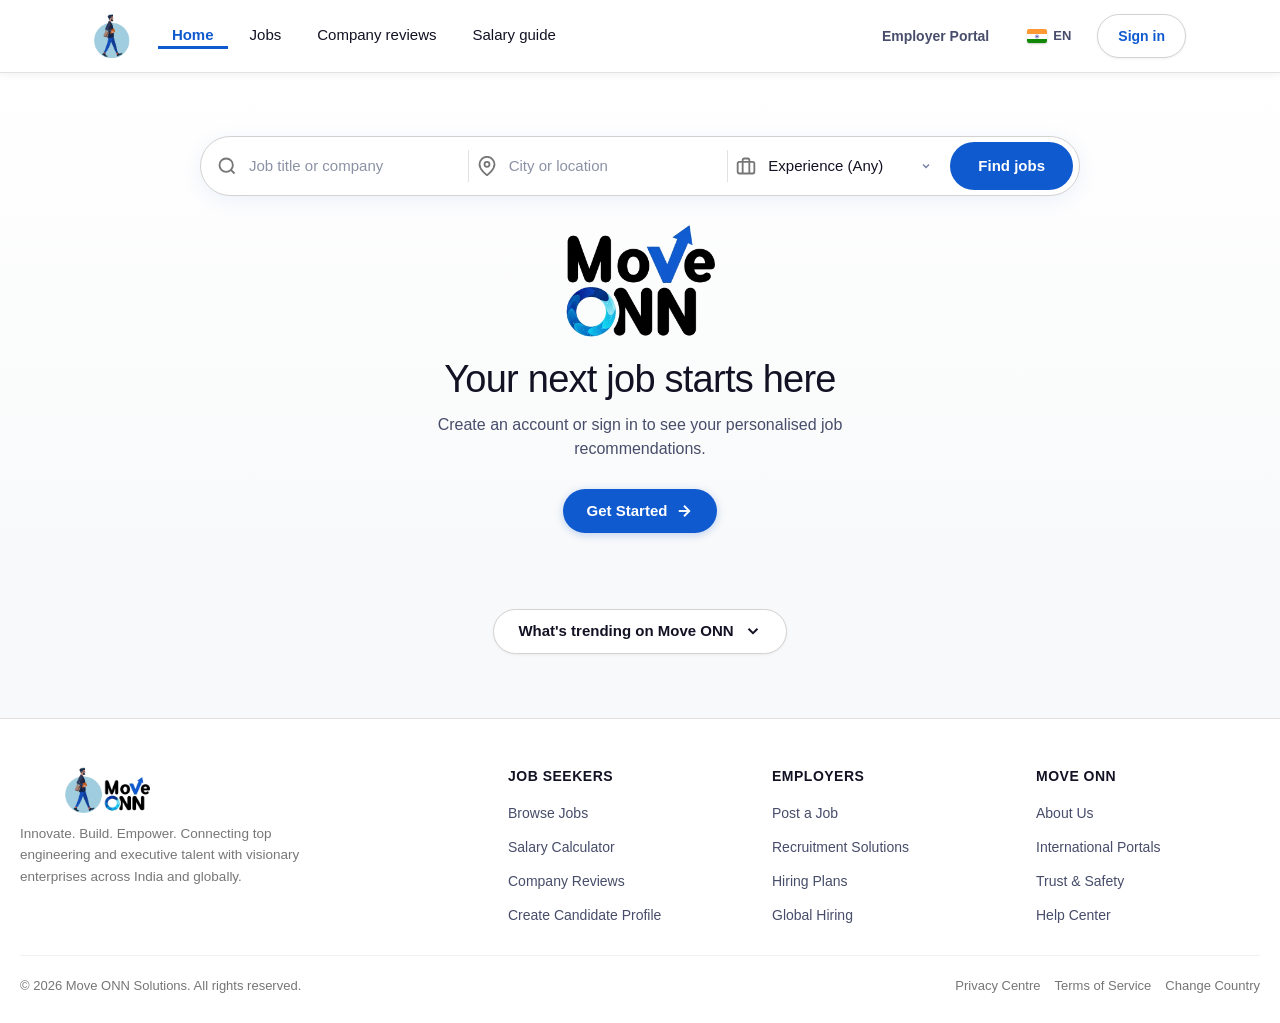
<file: index.html>
<!DOCTYPE html>
<html lang="en">
<head>
  <meta charset="UTF-8">
  <meta name="viewport" content="width=device-width, initial-scale=1.0, maximum-scale=1.0, user-scalable=no, viewport-fit=cover">
  <title>Move ONN | Premier Tech & Executive Recruitment Consultancy</title>
  <meta name="description" content="Search millions of jobs online with Move ONN to find the next step in your career. Verified listings, salary benchmarks, and employer consulting.">
  <link rel="icon" type="image/png" href="assets/images/moveonn-icon.png">

  <!-- Offline Bootstrap Grid & Utility Engine -->
  <link rel="stylesheet" href="css/bootstrap.min.css">

  <!-- Core Brand Tokens, Typography, Modal & Toast Styles -->
  <link rel="stylesheet" href="css/common.css">

  <!-- Single Unified Responsive Header Stylesheet -->
  <link rel="stylesheet" href="css/header.css">

  <!-- Dedicated Homepage Stylesheet -->
  <link rel="stylesheet" href="css/homepage.css">

  <!-- Universal Clean Responsive Footer Stylesheet -->
  <link rel="stylesheet" href="css/footer.css">

  <!-- Instant Pre-Hydration & Zero-FOUC Engine -->
  <script>
    (function() {
      try {
        var c = localStorage.getItem('jt_country') || 'IN';
        var l = localStorage.getItem('jt_lang') || 'en';
        window.handleAvatarClick = window.handleAvatarClick || function(e) {
                if (e) { e.preventDefault(); e.stopPropagation(); }
                var d = document.getElementById('jtUserDropdown');
                if (d) { d.classList.toggle('is-open'); }
                else { window.location.href = 'profile.html'; }
              };
              window.openAuthModal = window.openAuthModal || function(tab) {
                var modal = document.getElementById('jtAuthModal');
                if (modal) { modal.classList.add('is-open'); }
              };
              var u = localStorage.getItem('moveonn_user') || null;
        document.documentElement.setAttribute('data-country', c);
        document.documentElement.setAttribute('data-lang', l);
        document.documentElement.setAttribute('lang', l);
        if (u) {
          document.documentElement.classList.add('jt-user-logged-in');
        }
      } catch(e) {}
    })();
  </script>
</head>
<body>

  <!-- ==========================================================================
       1. Single Unified Responsive Header (Desktop + Mobile)
       ========================================================================== -->
  <header class="jt-header">
    <div class="container jt-navbar">
      
      <!-- Brand Logo (Pure clickable link, zero inline event cancellation) -->
      <a href="index.html" class="jt-brand" aria-label="Move ONN Home">
        <img src="assets/images/moveonn-icon.png" alt="Move ONN" class="jt-logo">
      </a>

      <!-- Desktop Navigation Menu (Visible >= 992px) -->
      <nav class="jt-nav-menu" aria-label="Main Navigation">
        <ul class="jt-nav-list">
          <li><a href="index.html" class="jt-nav-item active">Home</a></li>
          <li><a href="jobs.html" class="jt-nav-item">Jobs</a></li>
          <li><a href="companies.html" class="jt-nav-item">Company reviews</a></li>
          <li><a href="salaries.html" class="jt-nav-item">Salary guide</a></li>
        </ul>
      </nav>

      <!-- Right Action Area -->
      <div class="jt-nav-actions">
        <a href="hire.html" class="jt-btn-hire">Employer Portal</a>
        <!-- Country Selector -->
        <a href="countries.html" class="jt-action-country" aria-label="Change country">
          <span class="jt-flag"><img src="assets/flags/in.svg" alt="India" class="jt-nav-flag-img"></span> <span class="jt-lang">En</span>
        </a>
        <script>
          (function(){
            try {
              var f = localStorage.getItem('jt_flag');
              var l = localStorage.getItem('jt_lang');
              if (f) {
                var el = document.currentScript.previousElementSibling.querySelector('.jt-nav-flag-img');
                if (el) el.src = f;
              }
              if (l) {
                var tl = document.currentScript.previousElementSibling.querySelector('.jt-lang');
                if (tl) tl.textContent = l.toUpperCase();
              }
            } catch(e){}
          })();
        </script>

        

        <!-- Dynamic Auth Button (Sign In Button / Profile Avatar) -->
        <div id="jtAuthButtonContainer">
          <button type="button" class="jt-btn-signin-nav" onclick="window.openAuthModal('signin')">
            Sign in
          </button>
        </div>
        <script>
          (function(){
            try {
              var u = localStorage.getItem('moveonn_user') || null;
              if (u) {
                var user = JSON.parse(u);
                var email = (user && user.email) ? user.email.toLowerCase().trim() : '';
                var safeEmail = email ? email.replace(/[^a-z0-9]/g, '_') : '';
                var cImg = null;
                if (safeEmail) {
                  cImg = localStorage.getItem('jt_user_avatar_img__' + safeEmail);
                }
                if (!cImg && email) {
                  cImg = localStorage.getItem('jt_user_avatar_img__' + email);
                }
                if (!cImg) {
                  cImg = localStorage.getItem('jt_user_avatar_img') || (user ? user.avatar : null);
                }
                var avatarInner = cImg 
                  ? '<img src="' + cImg + '" alt="' + (user.name || '') + '" style="width:100%; height:100%; object-fit:cover; border-radius:50%;">'
                  : '<svg viewBox="0 0 24 24" width="22" height="22" fill="#64748b" style="display:block;"><path d="M12 12c2.76 0 5-2.24 5-5s-2.24-5-5-5-5 2.24-5 5 2.24 5 5 5zm0 2c-3.33 0-10 1.67-10 5v3h20v-3c0-3.33-6.67-5-10-5z" /></svg>';
                
                var plan = email ? (localStorage.getItem('jt_user_plan__' + email) || 'free') : 'free';
                var planBadge = '';
                if (plan === 'growth') planBadge = '<span style="margin-left:auto; font-size:10px; padding:2px 6px; background:#004687; color:#fff; border-radius:4px; font-weight:700;">PRO</span>';
                else if (plan === 'enterprise') planBadge = '<span style="margin-left:auto; font-size:10px; padding:2px 6px; background:#004687; color:#fff; border-radius:4px; font-weight:700;">ENTERPRISE</span>';
                
                var c = document.getElementById('jtAuthButtonContainer');
                if (c) {
                  c.innerHTML = '<div class="position-relative">' +
                    '<button type="button" class="jt-user-avatar-btn" id="jtUserAvatarBtn" aria-label="User account menu" aria-expanded="false" onclick="window.handleAvatarClick(event)">' +
                    avatarInner +
                    '</button>' +
                    '<div class="jt-user-dropdown" id="jtUserDropdown">' +
                    '<a href="profile.html" class="jt-user-dropdown-link"><svg width="16" height="16" fill="none" stroke="currentColor" stroke-width="2" viewBox="0 0 24 24"><path d="M20 21v-2a4 4 0 0 0-4-4H8a4 4 0 0 0-4 4v2"></path><circle cx="12" cy="7" r="4"></circle></svg><span>Profile Dashboard</span>' + planBadge + '</a>' +
                    '<a href="jobs.html?tab=saved" class="jt-user-dropdown-link"><svg width="16" height="16" fill="none" stroke="currentColor" stroke-width="2" viewBox="0 0 24 24"><path d="M19 21l-7-5-7 5V5a2 2 0 0 1 2-2h10a2 2 0 0 1 2 2z"></path></svg><span>My Saved Jobs</span></a>' +
                    '<a href="employer-dashboard.html" class="jt-user-dropdown-link"><svg width="16" height="16" fill="none" stroke="currentColor" stroke-width="2" viewBox="0 0 24 24"><rect x="2" y="7" width="20" height="14" rx="2" ry="2"></rect><path d="M16 21V5a2 2 0 0 0-2-2h-4a2 2 0 0 0-2 2v16"></path></svg><span>Employer Portal</span></a>' +
                    '<div class="jt-user-dropdown-divider"></div>' +
                    '<button type="button" class="jt-user-dropdown-signout" onclick="window.performSignOut()"><svg width="16" height="16" fill="none" stroke="currentColor" stroke-width="2" viewBox="0 0 24 24"><path d="M9 21H5a2 2 0 0 1-2-2V5a2 2 0 0 1 2-2h4"></path><polyline points="16 17 21 12 16 7"></polyline><line x1="21" y1="12" x2="9" y2="12"></line></svg><span>Sign out</span></button>' +
                    '</div></div>';
                }
              }
            } catch(e) {}
          })();
        </script>

        <!-- Mobile Hamburger Toggle (Strictly hidden >= 992px) -->
        <button type="button" class="jt-burger-btn" id="jtBurgerBtn" aria-label="Toggle navigation menu" aria-expanded="false">
          <span class="jt-burger-line"></span>
          <span class="jt-burger-line"></span>
          <span class="jt-burger-line"></span>
        </button>
      </div>

    </div>

    <!-- Mobile Off-Canvas Drawer (Unified within same component) -->
    <div class="jt-mobile-drawer" id="jtMobileDrawer">
      <div class="jt-drawer-backdrop" id="jtDrawerBackdrop"></div>
      <div class="jt-drawer-panel">
        <div class="jt-drawer-header">
          <img src="assets/images/moveonn-icon.png" alt="Move ONN" class="jt-logo-sm">
          <button type="button" class="jt-drawer-close" id="jtDrawerCloseBtn" aria-label="Close menu">&times;</button>
        </div>
        <div class="jt-drawer-body">
          <!-- Injected Mobile Auth Profile or Sign-in button -->
          <div id="jtDrawerAuthSection" class="jt-drawer-auth"></div>
          
          <ul class="jt-drawer-links">
            <li><a href="index.html" class="jt-drawer-link active"><span>Home</span> <svg width="16" height="16" fill="none" stroke="currentColor" stroke-width="2" viewBox="0 0 24 24"><polyline points="9 18 15 12 9 6"></polyline></svg></a></li>
            <li><a href="jobs.html" class="jt-drawer-link"><span>Jobs</span> <svg width="16" height="16" fill="none" stroke="currentColor" stroke-width="2" viewBox="0 0 24 24"><polyline points="9 18 15 12 9 6"></polyline></svg></a></li>
            <li><a href="companies.html" class="jt-drawer-link"><span>Company reviews</span> <svg width="16" height="16" fill="none" stroke="currentColor" stroke-width="2" viewBox="0 0 24 24"><polyline points="9 18 15 12 9 6"></polyline></svg></a></li>
            <li><a href="salaries.html" class="jt-drawer-link"><span>Salary guide</span> <svg width="16" height="16" fill="none" stroke="currentColor" stroke-width="2" viewBox="0 0 24 24"><polyline points="9 18 15 12 9 6"></polyline></svg></a></li>
            <li class="jt-drawer-divider"></li>
            <li><a href="hire.html#pricing" class="jt-drawer-link"><span>Pricing &amp; Plans</span> <svg width="16" height="16" fill="none" stroke="currentColor" stroke-width="2" viewBox="0 0 24 24"><polyline points="9 18 15 12 9 6"></polyline></svg></a></li>
            <li class="jt-drawer-divider"></li>
            <li><a href="countries.html" class="jt-drawer-link"><span>Change country: India <img src="assets/flags/in.svg" alt="India" class="jt-nav-flag-img" style="margin-left:6px;"></span> <svg width="16" height="16" fill="none" stroke="currentColor" stroke-width="2" viewBox="0 0 24 24"><polyline points="9 18 15 12 9 6"></polyline></svg></a></li>
          </ul>
        </div>
      </div>
    </div>
  </header>

  <!-- ==========================================================================
       2. Homepage Hero & Search Capsule (Minimal Move ONN Search Portal)
       ========================================================================== -->
  <main class="jt-main">
    <section class="jt-hero-section">
      <div class="container">
        
        <!-- Search Capsule Form (Routes cleanly to jobs.html) -->
        <div class="jt-search-wrapper">
          <form class="jt-search-capsule" id="jtHomeSearchForm" action="jobs.html" method="GET">
            
            <!-- What Input -->
            <div class="jt-search-field">
              <span class="jt-search-field-icon" aria-hidden="true">
                <svg width="20" height="20" fill="none" stroke="currentColor" stroke-width="2.2" viewBox="0 0 24 24"><circle cx="11" cy="11" r="8"></circle><line x1="21" y1="21" x2="16.65" y2="16.65"></line></svg>
              </span>
              <input type="text" class="jt-search-input" id="jtSearchWhat" name="q" placeholder="Job title or company" autocomplete="off" aria-label="Job title or company">
            </div>

            <div class="jt-search-divider"></div>

            <!-- Where Input -->
            <div class="jt-search-field">
              <span class="jt-search-field-icon" aria-hidden="true">
                <svg width="20" height="20" fill="none" stroke="currentColor" stroke-width="2.2" viewBox="0 0 24 24"><path d="M21 10c0 7-9 13-9 13s-9-6-9-13a9 9 0 0 1 18 0z"></path><circle cx="12" cy="10" r="3"></circle></svg>
              </span>
              <input type="text" class="jt-search-input" id="jtSearchWhere" name="l" placeholder="City or location" value="" autocomplete="off" aria-label="City or location">
            </div>

            <div class="jt-search-divider"></div>

            <!-- Experience Input -->
            <div class="jt-search-field jt-search-field-exp">
              <span class="jt-search-field-icon" aria-hidden="true">
                <svg width="20" height="20" fill="none" stroke="currentColor" stroke-width="2.2" viewBox="0 0 24 24"><rect x="2" y="7" width="20" height="14" rx="2" ry="2"></rect><path d="M16 21V5a2 2 0 0 0-2-2h-4a2 2 0 0 0-2 2v16"></path></svg>
              </span>
              <select class="jt-search-select" id="jtSearchExp" name="exp" aria-label="Experience level">
                <option value="" selected>Experience (Any)</option>
                <option value="0">Fresher (0 Yrs)</option>
                <option value="2">1-3 Years</option>
                <option value="4">3-5 Years</option>
                <option value="6">5+ Years (Senior)</option>
              </select>
            </div>

            <!-- Find Jobs CTA -->
            <div class="jt-search-btn-container">
              <button type="submit" class="jt-btn-search">
                <span>Find jobs</span>
              </button>
            </div>

          </form>
        </div>

        <!-- Guest Hero Promo (Shown when NOT logged in) -->
        <div id="jtGuestHeroPromo" class="jt-guest-promo">
          <!-- Center Brand Logo (Text Wordmark Only) -->
          <img src="assets/images/moveonn-wordmark.png" alt="Move ONN" class="jt-hero-brand-logo">

          <!-- Main Headline -->
          <h1 class="jt-hero-title">Your next job starts here</h1>
          <p class="jt-hero-subtitle">Create an account or sign in to see your personalised job recommendations.</p>

          <!-- Get Started CTA (Opens Auth Modal) -->
          <div class="jt-hero-cta">
            <button type="button" class="btn-jt-primary" onclick="window.openAuthModal('signup')">
              <span>Get Started</span>
              <svg width="18" height="18" fill="none" stroke="currentColor" stroke-width="2.5" viewBox="0 0 24 24"><line x1="5" y1="12" x2="19" y2="12"></line><polyline points="12 5 19 12 12 19"></polyline></svg>
            </button>
          </div>
        </div>

        <!-- Authenticated Candidate Welcome Strip (Shown when LOGGED IN) -->
        <div id="jtUserDashboard" class="jt-user-dashboard jt-user-welcome-strip" style="display: none;">
          <div class="jt-dashboard-header" style="margin-bottom: 0; padding: 18px 24px; background: #ffffff; border: 1px solid #e4e2e0; border-radius: 16px; box-shadow: 0 4px 16px rgba(0,0,0,0.04); display: flex; justify-content: space-between; align-items: center; flex-wrap: wrap; gap: 14px;">
            <div style="display: flex; align-items: center; gap: 14px;">
              <div style="width: 44px; height: 44px; border-radius: 50%; background: #eaf1fb; display: flex; align-items: center; justify-content: center; color: #004687; flex-shrink: 0;">
                <svg width="22" height="22" fill="none" stroke="currentColor" stroke-width="2" viewBox="0 0 24 24"><path d="M20 21v-2a4 4 0 0 0-4-4H8a4 4 0 0 0-4 4v2"></path><circle cx="12" cy="7" r="4"></circle></svg>
              </div>
              <div>
                <h2 class="jt-dashboard-title" id="jtHomeWelcomeTitle" style="font-size: 18px; margin: 0; font-weight: 700; color: #0f172a;">Welcome back! Here are your tailored opportunities</h2>
                <p style="margin: 2px 0 0; font-size: 13px; color: #64748b;">Browse curated categories, verified openings, and career tools</p>
              </div>
            </div>
            <a href="profile.html" class="jt-dashboard-link" style="font-weight: 600; font-size: 13.5px; color: #004687; display: inline-flex; align-items: center; gap: 6px;">
              <span>View Profile</span>
              <svg width="16" height="16" fill="none" stroke="currentColor" stroke-width="2" viewBox="0 0 24 24"><polyline points="9 18 15 12 9 6"></polyline></svg>
            </a>
          </div>
        </div>
      </div>
    </section>

    <!-- ==========================================================================
         Authenticated Candidate Portal Sections (Visible ONLY when Signed In)
         ========================================================================== -->
    <div id="jtAuthHomeSections" class="jt-auth-home-sections" style="display: none;">

    <!-- ==========================================================================
         3. Popular & Trending Job Categories Grid
         ========================================================================== -->
    <section class="jt-categories-section" id="jtPopularCategories">
      <div class="container">
        <div class="jt-section-header">
          <h2 class="jt-section-title">Popular Job Categories</h2>
          <p class="jt-section-subtitle">Explore open vacancies across India's fastest-growing industries and technology domains</p>
        </div>
        <div class="jt-categories-grid">
          
          <!-- Category 1 -->
          <a href="jobs.html?q=Software+Engineer" class="jt-category-card">
            <div class="jt-cat-icon-wrap">
              <svg width="22" height="22" fill="none" stroke="currentColor" stroke-width="2" viewBox="0 0 24 24"><polyline points="16 18 22 12 16 6"></polyline><polyline points="8 6 2 12 8 18"></polyline></svg>
            </div>
            <div class="jt-cat-info">
              <h3 class="jt-cat-title">IT & Software</h3>
              <span class="jt-cat-count">1,450+ Openings</span>
            </div>
            <svg class="jt-cat-arrow" width="16" height="16" fill="none" stroke="currentColor" stroke-width="2.5" viewBox="0 0 24 24"><polyline points="9 18 15 12 9 6"></polyline></svg>
          </a>

          <!-- Category 2 -->
          <a href="jobs.html?q=Sales" class="jt-category-card">
            <div class="jt-cat-icon-wrap">
              <svg width="22" height="22" fill="none" stroke="currentColor" stroke-width="2" viewBox="0 0 24 24"><polyline points="23 6 13.5 15.5 8.5 10.5 1 18"></polyline><polyline points="17 6 23 6 23 12"></polyline></svg>
            </div>
            <div class="jt-cat-info">
              <h3 class="jt-cat-title">Sales & Marketing</h3>
              <span class="jt-cat-count">820+ Openings</span>
            </div>
            <svg class="jt-cat-arrow" width="16" height="16" fill="none" stroke="currentColor" stroke-width="2.5" viewBox="0 0 24 24"><polyline points="9 18 15 12 9 6"></polyline></svg>
          </a>

          <!-- Category 3 -->
          <a href="jobs.html?q=Banking" class="jt-category-card">
            <div class="jt-cat-icon-wrap">
              <svg width="22" height="22" fill="none" stroke="currentColor" stroke-width="2" viewBox="0 0 24 24"><rect x="2" y="5" width="20" height="14" rx="2"></rect><line x1="2" y1="10" x2="22" y2="10"></line></svg>
            </div>
            <div class="jt-cat-info">
              <h3 class="jt-cat-title">Banking & Finance</h3>
              <span class="jt-cat-count">640+ Openings</span>
            </div>
            <svg class="jt-cat-arrow" width="16" height="16" fill="none" stroke="currentColor" stroke-width="2.5" viewBox="0 0 24 24"><polyline points="9 18 15 12 9 6"></polyline></svg>
          </a>

          <!-- Category 4 -->
          <a href="jobs.html?q=Healthcare" class="jt-category-card">
            <div class="jt-cat-icon-wrap">
              <svg width="22" height="22" fill="none" stroke="currentColor" stroke-width="2" viewBox="0 0 24 24"><path d="M22 12h-4l-3 9L9 3l-3 9H2"></path></svg>
            </div>
            <div class="jt-cat-info">
              <h3 class="jt-cat-title">Healthcare & Pharma</h3>
              <span class="jt-cat-count">410+ Openings</span>
            </div>
            <svg class="jt-cat-arrow" width="16" height="16" fill="none" stroke="currentColor" stroke-width="2.5" viewBox="0 0 24 24"><polyline points="9 18 15 12 9 6"></polyline></svg>
          </a>

          <!-- Category 5 -->
          <a href="jobs.html?q=Customer+Support" class="jt-category-card">
            <div class="jt-cat-icon-wrap">
              <svg width="22" height="22" fill="none" stroke="currentColor" stroke-width="2" viewBox="0 0 24 24"><path d="M3 18v-6a9 9 0 0 1 18 0v6"></path><path d="M21 19a2 2 0 0 1-2 2h-1a2 2 0 0 1-2-2v-3a2 2 0 0 1 2-2h3zM3 19a2 2 0 0 0 2 2h1a2 2 0 0 0 2-2v-3a2 2 0 0 0-2-2H3z"></path></svg>
            </div>
            <div class="jt-cat-info">
              <h3 class="jt-cat-title">Customer Support</h3>
              <span class="jt-cat-count">530+ Openings</span>
            </div>
            <svg class="jt-cat-arrow" width="16" height="16" fill="none" stroke="currentColor" stroke-width="2.5" viewBox="0 0 24 24"><polyline points="9 18 15 12 9 6"></polyline></svg>
          </a>

          <!-- Category 6 -->
          <a href="jobs.html?q=Data+Science" class="jt-category-card">
            <div class="jt-cat-icon-wrap">
              <svg width="22" height="22" fill="none" stroke="currentColor" stroke-width="2" viewBox="0 0 24 24"><ellipse cx="12" cy="5" rx="9" ry="3"></ellipse><path d="M21 12c0 1.66-4 3-9 3s-9-1.34-9-3"></path><path d="M3 5v14c0 1.66 4 3 9 3s9-1.34 9-3V5"></path></svg>
            </div>
            <div class="jt-cat-info">
              <h3 class="jt-cat-title">Data Science & AI</h3>
              <span class="jt-cat-count">390+ Openings</span>
            </div>
            <svg class="jt-cat-arrow" width="16" height="16" fill="none" stroke="currentColor" stroke-width="2.5" viewBox="0 0 24 24"><polyline points="9 18 15 12 9 6"></polyline></svg>
          </a>

          <!-- Category 7 -->
          <a href="jobs.html?q=Human+Resources" class="jt-category-card">
            <div class="jt-cat-icon-wrap">
              <svg width="22" height="22" fill="none" stroke="currentColor" stroke-width="2" viewBox="0 0 24 24"><path d="M17 21v-2a4 4 0 0 0-4-4H5a4 4 0 0 0-4 4v2"></path><circle cx="9" cy="7" r="4"></circle><path d="M23 21v-2a4 4 0 0 0-3-3.87"></path><path d="M16 3.13a4 4 0 0 1 0 7.75"></path></svg>
            </div>
            <div class="jt-cat-info">
              <h3 class="jt-cat-title">Human Resources</h3>
              <span class="jt-cat-count">280+ Openings</span>
            </div>
            <svg class="jt-cat-arrow" width="16" height="16" fill="none" stroke="currentColor" stroke-width="2.5" viewBox="0 0 24 24"><polyline points="9 18 15 12 9 6"></polyline></svg>
          </a>

          <!-- Category 8 -->
          <a href="jobs.html?q=Design" class="jt-category-card">
            <div class="jt-cat-icon-wrap">
              <svg width="22" height="22" fill="none" stroke="currentColor" stroke-width="2" viewBox="0 0 24 24"><circle cx="12" cy="12" r="10"></circle><polygon points="12 8 8 12 12 16 16 12 12 8"></polygon></svg>
            </div>
            <div class="jt-cat-info">
              <h3 class="jt-cat-title">Design & UI/UX</h3>
              <span class="jt-cat-count">210+ Openings</span>
            </div>
            <svg class="jt-cat-arrow" width="16" height="16" fill="none" stroke="currentColor" stroke-width="2.5" viewBox="0 0 24 24"><polyline points="9 18 15 12 9 6"></polyline></svg>
          </a>

        </div>
      </div>
    </section>

    <!-- ==========================================================================
         4. Quick Profile & Single-Click Resume Upload Banner
         ========================================================================== -->
    <section class="jt-resume-upload-section" id="jtResumeUploadBanner">
      <div class="container">
        <div class="jt-resume-banner-box">
          <div class="jt-resume-banner-content">
            <h3 class="jt-resume-banner-title">Upload Your Resume</h3>
            <p class="jt-resume-banner-desc">Get discovered by top verified recruiters and visionary enterprises looking for your expertise.</p>
          </div>
          <div class="jt-resume-banner-action">
            <input type="file" id="jtHomeResumeFileInput" accept=".pdf,.doc,.docx" style="display:none;">
            <button type="button" class="btn-jt-upload-resume" id="jtHomeUploadResumeBtn">
              <svg width="20" height="20" viewBox="0 0 24 24" fill="none" stroke="currentColor" stroke-width="2.2"><path d="M21 15v4a2 2 0 0 1-2 2H5a2 2 0 0 1-2-2v-4"></path><polyline points="17 8 12 3 7 8"></polyline><line x1="12" y1="3" x2="12" y2="15"></line></svg>
              <span>Upload Resume</span>
            </button>
            <span class="jt-resume-supported-text" id="jtResumeHelperText">Supported formats: PDF, DOC, DOCX (Max 5MB)</span>
          </div>
        </div>
      </div>
    </section>

    <!-- ==========================================================================
         5. Featured & Recommended Jobs Grid (with 4 Tab Filters)
         ========================================================================== -->
    <section class="jt-featured-jobs-section" id="jtFeaturedJobs">
      <div class="container">
        <div class="jt-section-header-flex">
          <div>
            <h2 class="jt-section-title">Featured & Recommended Jobs</h2>
            <p class="jt-section-subtitle">Verified opportunities curated for high applicant response and verified compensation</p>
          </div>
          <!-- Filter Tabs -->
          <div class="jt-job-tabs" role="tablist">
            <button type="button" class="jt-tab-btn active" data-job-tab="all">All Jobs</button>
            <button type="button" class="jt-tab-btn" data-job-tab="remote">Work From Home</button>
            <button type="button" class="jt-tab-btn" data-job-tab="freshers">Freshers Jobs</button>
            <button type="button" class="jt-tab-btn" data-job-tab="highsalary">High Salary Jobs</button>
          </div>
        </div>

        <div class="jt-featured-jobs-grid" id="jtFeaturedJobsGrid">
          
          <!-- Job 1 -->
          <article class="jt-featured-card" data-category="all remote highsalary">
            <div>
              <div class="jt-featured-card-header">
                <span class="jt-featured-badge">FULL STACK</span>
                <span class="jt-featured-badge jt-featured-badge-green">Actively Hiring</span>
              </div>
              <h3 class="jt-featured-title"><a href="jobs.html?id=1">Senior Full Stack Developer</a></h3>
              <div class="jt-featured-company">Apex Consultancy Solutions • Bengaluru / Remote</div>
              <div class="jt-featured-salary">₹14,00,000 - ₹22,00,000 a year</div>
            </div>
            <div class="jt-featured-action-row">
              <span class="jt-featured-exp-pill">3-7 Yrs Exp</span>
              <button type="button" class="btn-jt-dash-apply" onclick="window.handleDashApply(1, event)">Apply now</button>
            </div>
          </article>

          <!-- Job 2 -->
          <article class="jt-featured-card" data-category="all freshers">
            <div>
              <div class="jt-featured-card-header">
                <span class="jt-featured-badge">FRESHERS</span>
                <span class="jt-featured-badge jt-featured-badge-green">Campus Drive</span>
              </div>
              <h3 class="jt-featured-title"><a href="jobs.html?id=2">Graduate Software Engineer Trainee</a></h3>
              <div class="jt-featured-company">Tata Consultancy Services • Hyderabad, Telangana</div>
              <div class="jt-featured-salary">₹4,20,000 - ₹6,50,000 a year</div>
            </div>
            <div class="jt-featured-action-row">
              <span class="jt-featured-exp-pill">0-1 Yr (Freshers)</span>
              <button type="button" class="btn-jt-dash-apply" onclick="window.handleDashApply(2, event)">Apply now</button>
            </div>
          </article>

          <!-- Job 7 -->
          <article class="jt-featured-card" data-category="all remote highsalary">
            <div>
              <div class="jt-featured-card-header">
                <span class="jt-featured-badge">CLOUD LEAD</span>
                <span class="jt-featured-badge jt-featured-badge-green">Actively Hiring</span>
              </div>
              <h3 class="jt-featured-title"><a href="jobs.html?id=7">DevOps Cloud Infrastructure Lead</a></h3>
              <div class="jt-featured-company">Amazon Dev Centre • Bengaluru / Remote</div>
              <div class="jt-featured-salary">₹18,00,000 - ₹32,00,000 a year</div>
            </div>
            <div class="jt-featured-action-row">
              <span class="jt-featured-exp-pill">4-8 Yrs Exp</span>
              <button type="button" class="btn-jt-dash-apply" onclick="window.handleDashApply(7, event)">Apply now</button>
            </div>
          </article>

          <!-- Job 8 -->
          <article class="jt-featured-card" data-category="all remote">
            <div>
              <div class="jt-featured-card-header">
                <span class="jt-featured-badge">DESIGN</span>
                <span class="jt-featured-badge jt-featured-badge-green">Remote Options</span>
              </div>
              <h3 class="jt-featured-title"><a href="jobs.html?id=8">UI/UX Product Designer</a></h3>
              <div class="jt-featured-company">Zomato Media • Gurugram / Remote</div>
              <div class="jt-featured-salary">₹10,00,000 - ₹18,00,000 a year</div>
            </div>
            <div class="jt-featured-action-row">
              <span class="jt-featured-exp-pill">2-5 Yrs Exp</span>
              <button type="button" class="btn-jt-dash-apply" onclick="window.handleDashApply(8, event)">Apply now</button>
            </div>
          </article>

          <!-- Job 9 -->
          <article class="jt-featured-card" data-category="all highsalary">
            <div>
              <div class="jt-featured-card-header">
                <span class="jt-featured-badge">AI / ML</span>
                <span class="jt-featured-badge jt-featured-badge-green">High Demand</span>
              </div>
              <h3 class="jt-featured-title"><a href="jobs.html?id=9">AI & Machine Learning Research Engineer</a></h3>
              <div class="jt-featured-company">Google AI Labs • Bengaluru / Hyderabad</div>
              <div class="jt-featured-salary">₹24,00,000 - ₹42,00,000 a year</div>
            </div>
            <div class="jt-featured-action-row">
              <span class="jt-featured-exp-pill">3-6 Yrs Exp</span>
              <button type="button" class="btn-jt-dash-apply" onclick="window.handleDashApply(9, event)">Apply now</button>
            </div>
          </article>

          <!-- Job 11 -->
          <article class="jt-featured-card" data-category="all">
            <div>
              <div class="jt-featured-card-header">
                <span class="jt-featured-badge">MOBILE</span>
                <span class="jt-featured-badge jt-featured-badge-green">Verified</span>
              </div>
              <h3 class="jt-featured-title"><a href="jobs.html?id=11">Android Mobile Application Developer</a></h3>
              <div class="jt-featured-company">Flipkart • Bengaluru, Karnataka</div>
              <div class="jt-featured-salary">₹12,00,000 - ₹20,00,000 a year</div>
            </div>
            <div class="jt-featured-action-row">
              <span class="jt-featured-exp-pill">2-5 Yrs Exp</span>
              <button type="button" class="btn-jt-dash-apply" onclick="window.handleDashApply(11, event)">Apply now</button>
            </div>
          </article>

          <!-- Job 5 -->
          <article class="jt-featured-card" data-category="all freshers remote">
            <div>
              <div class="jt-featured-card-header">
                <span class="jt-featured-badge">FRESHERS</span>
                <span class="jt-featured-badge jt-featured-badge-green">Work From Home</span>
              </div>
              <h3 class="jt-featured-title"><a href="jobs.html?id=5">Junior Quality Assurance & Automation</a></h3>
              <div class="jt-featured-company">Cognizant Technology • Remote Across India</div>
              <div class="jt-featured-salary">₹4,50,000 - ₹7,50,000 a year</div>
            </div>
            <div class="jt-featured-action-row">
              <span class="jt-featured-exp-pill">0-1 Yr (Freshers)</span>
              <button type="button" class="btn-jt-dash-apply" onclick="window.handleDashApply(5, event)">Apply now</button>
            </div>
          </article>

          <!-- Job 6 -->
          <article class="jt-featured-card" data-category="all highsalary">
            <div>
              <div class="jt-featured-card-header">
                <span class="jt-featured-badge">EXECUTIVE</span>
                <span class="jt-featured-badge jt-featured-badge-green">Direct Hiring</span>
              </div>
              <h3 class="jt-featured-title"><a href="jobs.html?id=6">Enterprise Product Manager</a></h3>
              <div class="jt-featured-company">Urban Company • Gurugram / Delhi NCR</div>
              <div class="jt-featured-salary">₹22,00,000 - ₹34,00,000 a year</div>
            </div>
            <div class="jt-featured-action-row">
              <span class="jt-featured-exp-pill">5-9 Yrs Exp</span>
              <button type="button" class="btn-jt-dash-apply" onclick="window.handleDashApply(6, event)">Apply now</button>
            </div>
          </article>

        </div>
      </div>
    </section>

    <!-- ==========================================================================
         6. Top Hiring Companies Showcase
         ========================================================================== -->
    <section class="jt-companies-showcase-section" id="jtTopHiringCompanies">
      <div class="container">
        <div class="jt-section-header">
          <h2 class="jt-section-title">Top Hiring Companies</h2>
          <p class="jt-section-subtitle">Connect with India's most innovative enterprises and global tech leaders</p>
        </div>
        <div class="jt-companies-grid">
          
          <a href="companies.html" class="jt-company-card">
            <div class="jt-company-logo-avatar">TCS</div>
            <h3 class="jt-company-card-name">Tata Consultancy</h3>
            <div class="jt-company-rating-wrap">★ 4.2</div>
            <span class="jt-company-openings-count">1,200+ Open Jobs</span>
          </a>

          <a href="companies.html" class="jt-company-card">
            <div class="jt-company-logo-avatar">INF</div>
            <h3 class="jt-company-card-name">Infosys Technologies</h3>
            <div class="jt-company-rating-wrap">★ 4.1</div>
            <span class="jt-company-openings-count">850+ Open Jobs</span>
          </a>

          <a href="companies.html" class="jt-company-card">
            <div class="jt-company-logo-avatar">WIP</div>
            <h3 class="jt-company-card-name">Wipro Enterprises</h3>
            <div class="jt-company-rating-wrap">★ 4.0</div>
            <span class="jt-company-openings-count">620+ Open Jobs</span>
          </a>

          <a href="companies.html" class="jt-company-card">
            <div class="jt-company-logo-avatar">GOO</div>
            <h3 class="jt-company-card-name">Google India</h3>
            <div class="jt-company-rating-wrap">★ 4.7</div>
            <span class="jt-company-openings-count">310+ Open Jobs</span>
          </a>

          <a href="companies.html" class="jt-company-card">
            <div class="jt-company-logo-avatar">MSF</div>
            <h3 class="jt-company-card-name">Microsoft India</h3>
            <div class="jt-company-rating-wrap">★ 4.5</div>
            <span class="jt-company-openings-count">280+ Open Jobs</span>
          </a>

          <a href="companies.html" class="jt-company-card">
            <div class="jt-company-logo-avatar">AMZ</div>
            <h3 class="jt-company-card-name">Amazon Dev Centre</h3>
            <div class="jt-company-rating-wrap">★ 4.3</div>
            <span class="jt-company-openings-count">490+ Open Jobs</span>
          </a>

          <a href="companies.html" class="jt-company-card">
            <div class="jt-company-logo-avatar">L&T</div>
            <h3 class="jt-company-card-name">L&T Technology</h3>
            <div class="jt-company-rating-wrap">★ 4.1</div>
            <span class="jt-company-openings-count">340+ Open Jobs</span>
          </a>

          <a href="companies.html" class="jt-company-card">
            <div class="jt-company-logo-avatar">APX</div>
            <h3 class="jt-company-card-name">Apex Consultancy</h3>
            <div class="jt-company-rating-wrap">★ 4.8</div>
            <span class="jt-company-openings-count">180+ Open Jobs</span>
          </a>

        </div>
      </div>
    </section>

    <!-- ==========================================================================
         7. Job Seeker Value Additions / Career Services Suite
         ========================================================================== -->
    <section class="jt-career-services-section" id="jtCareerServices">
      <div class="container">
        <div class="jt-section-header">
          <h2 class="jt-section-title">Career Acceleration & Services</h2>
          <p class="jt-section-subtitle">Smart self-service tools designed to maximize your interview conversion and compensation</p>
        </div>
        
        <div class="jt-services-grid">
          
          <!-- Tool 1: ATS Resume Score Checker -->
          <div class="jt-service-card">
            <div class="jt-service-card-header">
              <div class="jt-service-icon-box">
                <svg width="22" height="22" viewBox="0 0 24 24" fill="none" stroke="currentColor" stroke-width="2"><path d="M14 2H6a2 2 0 0 0-2 2v16a2 2 0 0 0 2 2h12a2 2 0 0 0 2-2V8z"></path><polyline points="14 2 14 8 20 8"></polyline><line x1="16" y1="13" x2="8" y2="13"></line><line x1="16" y1="17" x2="8" y2="17"></line><polyline points="10 9 9 9 8 9"></polyline></svg>
              </div>
              <div>
                <h3 class="jt-service-card-title">Free Resume Review</h3>
                <span style="font-size:12px; color:#16a34a; font-weight:700;">ATS Compatibility Tool</span>
              </div>
            </div>
            <p class="jt-service-card-desc">Enter your target designation to test your profile against Fortune 500 applicant tracking algorithms.</p>
            
            <form id="jtResumeScoreForm" class="jt-service-form">
              <input type="text" id="jtScoreRoleInput" required placeholder="Target job title" class="jt-service-input">
              <button type="submit" class="btn-jt-service-action">Check Resume ATS Score</button>
            </form>

            <div id="jtScoreResultBox" class="jt-service-result-box" style="display:none;">
              <div class="jt-ats-score-display">
                <span id="jtAtsScoreRole" style="font-size:12.5px; font-weight:600; color:#474d6a;">Target Role</span>
                <span id="jtAtsScoreValue" class="jt-ats-score-value">88/100</span>
              </div>
              <div class="jt-ats-progress-track">
                <div id="jtAtsProgressBar" class="jt-ats-progress-bar" style="width: 88%;"></div>
              </div>
              <p style="font-size:12px; color:#16a34a; margin:0; font-weight:600;">✓ Excellent keyword density & high recruiter match rate.</p>
            </div>
          </div>

          <!-- Tool 2: Salary Estimator Widget -->
          <div class="jt-service-card">
            <div class="jt-service-card-header">
              <div class="jt-service-icon-box">
                <svg width="22" height="22" viewBox="0 0 24 24" fill="none" stroke="currentColor" stroke-width="2"><rect x="2" y="7" width="20" height="14" rx="2" ry="2"></rect><path d="M16 21V5a2 2 0 0 0-2-2h-4a2 2 0 0 0-2 2v16"></path></svg>
              </div>
              <div>
                <h3 class="jt-service-card-title">Salary Estimator</h3>
                <span style="font-size:12px; color:#004687; font-weight:700;">Market Compensation Guide</span>
              </div>
            </div>
            <p class="jt-service-card-desc">Benchmark your market worth based on live verified enterprise compensation packages.</p>
            
            <form id="jtSalaryEstimatorForm" class="jt-service-form">
              <select id="jtSalaryRoleSelect" class="jt-service-select">
                <option value="frontend">Frontend Developer</option>
                <option value="backend">Backend Developer</option>
                <option value="fullstack" selected>Full Stack Engineer</option>
                <option value="data">Data Engineer / Scientist</option>
                <option value="devops">DevOps & Cloud Architect</option>
                <option value="product">Product Manager</option>
                <option value="sales">Sales & Business Development</option>
                <option value="hr">Human Resources Specialist</option>
              </select>
              <select id="jtSalaryExpSelect" class="jt-service-select">
                <option value="0">Fresher (0 - 1 Yrs)</option>
                <option value="2" selected>2 - 4 Years</option>
                <option value="5">5 - 8 Years (Mid-Senior)</option>
                <option value="9">8+ Years (Lead / Principal)</option>
              </select>
              <button type="submit" class="btn-jt-service-action">Calculate Average Salary</button>
            </form>

            <div id="jtSalaryResultBox" class="jt-service-result-box" style="display:none;">
              <div style="font-size:11px; text-transform:uppercase; font-weight:700; color:#717b9e; margin-bottom:4px;">Benchmark Market Pay</div>
              <div id="jtEstimatedRangeText" style="font-size:17px; font-weight:800; color:#004687; margin-bottom:4px;">₹12.5L - ₹18.0L a year</div>
              <div id="jtEstimatedRoleText" style="font-size:11.5px; color:#555e77;">Full Stack Engineer with 2-4 Yrs</div>
              <a href="salaries.html" style="font-size:12px; color:#004687; font-weight:700; text-decoration:underline; display:inline-block; margin-top:8px;">View Detailed Salary Explorer →</a>
            </div>
          </div>

          <!-- Tool 3: Career Advice & Interview Guides -->
          <div class="jt-service-card">
            <div class="jt-service-card-header">
              <div class="jt-service-icon-box">
                <svg width="22" height="22" viewBox="0 0 24 24" fill="none" stroke="currentColor" stroke-width="2"><path d="M2 3h6a4 4 0 0 1 4 4v14a3 3 0 0 0-3-3H2z"></path><path d="M22 3h-6a4 4 0 0 0-4 4v14a3 3 0 0 1 3-3h7z"></path></svg>
              </div>
              <div>
                <h3 class="jt-service-card-title">Career Advice & Blogs</h3>
                <span style="font-size:12px; color:#0f5acf; font-weight:700;">Recruiter Insights</span>
              </div>
            </div>
            <p class="jt-service-card-desc">Practical frameworks, salary negotiation guides, and behavioral interview tips from hiring leads.</p>
            
            <ul class="jt-advice-list">
              <li>
                <a href="#" onclick="window.showToast('Article: Top 10 High-Paying Tech Skills in 2026'); return false;" class="jt-advice-item">
                  <span class="jt-advice-num">01</span>
                  <div>
                    <h4 class="jt-advice-headline">Top 10 High-Paying Tech Skills in 2026</h4>
                    <span class="jt-advice-meta">5 min read • Career Strategy</span>
                  </div>
                </a>
              </li>
              <li>
                <a href="#" onclick="window.showToast('Article: Mastering System Design & Coding Rounds'); return false;" class="jt-advice-item">
                  <span class="jt-advice-num">02</span>
                  <div>
                    <h4 class="jt-advice-headline">Mastering System Design & Coding Rounds</h4>
                    <span class="jt-advice-meta">7 min read • Technical Interviews</span>
                  </div>
                </a>
              </li>
              <li>
                <a href="#" onclick="window.showToast('Article: How to Negotiate a 40%+ Salary Hike'); return false;" class="jt-advice-item">
                  <span class="jt-advice-num">03</span>
                  <div>
                    <h4 class="jt-advice-headline">How to Negotiate a 40%+ Compensation Hike</h4>
                    <span class="jt-advice-meta">4 min read • Compensation Playbook</span>
                  </div>
                </a>
              </li>
            </ul>
          </div>

        </div>
      </div>
    </section>
  </div>

    <!-- ==========================================================================
         8. Responsive Trending Section (Pill Accordion + 3-Column Grid)
         ========================================================================== -->
    <section class="jt-trending-section">
      
      <!-- Pill Accordion Toggle -->
      <div class="jt-trending-toggle-wrap">
        <button type="button" class="jt-trending-pill-btn" id="jtTrendingBtn" aria-controls="jtTrendingBody" aria-expanded="false">
          <span>What's trending on Move ONN</span>
          <svg class="jt-chevron-icon" viewBox="0 0 24 24" fill="none" stroke="currentColor" stroke-width="2.5"><polyline points="6 9 12 15 18 9"></polyline></svg>
        </button>
      </div>

      <!-- Collapsible Grid Body (1 col on mobile, 2 on tablet, 3 on desktop) -->
      <div class="jt-trending-body" id="jtTrendingBody">
        <div class="jt-trending-grid">
          
          <!-- Column 1: Popular Tech Roles -->
          <div class="jt-trending-col">
            <h2 class="jt-trending-title">Popular Tech Roles</h2>
            <ul class="jt-trending-list">
              <li><a href="jobs.html?q=Full+Stack+Developer" class="jt-trending-link"><span>Full Stack Developer</span> <span class="jt-badge-blue">450+ Jobs</span></a></li>
              <li><a href="jobs.html?q=React+Frontend+Engineer" class="jt-trending-link"><span>React Frontend Engineer</span> <span class="jt-badge-blue">320+ Jobs</span></a></li>
              <li><a href="jobs.html?q=Python+Data+Engineer" class="jt-trending-link"><span>Python Data Engineer</span> <span class="jt-badge-blue">280+ Jobs</span></a></li>
              <li><a href="jobs.html?q=Java+Backend+Architect" class="jt-trending-link"><span>Java Backend Architect</span> <span class="jt-badge-blue">190+ Jobs</span></a></li>
              <li><a href="jobs.html?q=AI+Machine+Learning" class="jt-trending-link"><span>AI & Machine Learning</span> <span class="jt-badge-blue">140+ Jobs</span></a></li>
              <li><a href="jobs.html?q=DevOps+Cloud" class="jt-trending-link"><span>DevOps & Cloud Engineer</span> <span class="jt-badge-blue">210+ Jobs</span></a></li>
              <li><a href="jobs.html?q=Mobile+App+Developer" class="jt-trending-link"><span>Mobile App Developer</span> <span class="jt-badge-blue">165+ Jobs</span></a></li>
              <li><a href="jobs.html?q=Data+Analyst" class="jt-trending-link"><span>Data Analyst & Power BI</span> <span class="jt-badge-blue">230+ Jobs</span></a></li>
              <li><a href="jobs.html?q=Cyber+Security" class="jt-trending-link"><span>Cyber Security Specialist</span> <span class="jt-badge-blue">120+ Jobs</span></a></li>
              <li><a href="jobs.html?q=QA+Automation" class="jt-trending-link"><span>QA Automation Engineer</span> <span class="jt-badge-blue">175+ Jobs</span></a></li>
            </ul>
          </div>

          <!-- Column 2: Top Companies Hiring -->
          <div class="jt-trending-col">
            <h2 class="jt-trending-title">Top Companies Hiring</h2>
            <ul class="jt-trending-list">
              <li><a href="jobs.html?q=Apex+Consultancy" class="jt-trending-link"><span>Apex Consultancy Solutions</span> <span class="jt-badge-green">★ 4.8</span></a></li>
              <li><a href="jobs.html?q=Tata+Consultancy+Services" class="jt-trending-link"><span>Tata Consultancy Services (TCS)</span> <span class="jt-badge-green">★ 4.2</span></a></li>
              <li><a href="jobs.html?q=Infosys" class="jt-trending-link"><span>Infosys Technologies</span> <span class="jt-badge-green">★ 4.1</span></a></li>
              <li><a href="jobs.html?q=Wipro" class="jt-trending-link"><span>Wipro Enterprises</span> <span class="jt-badge-green">★ 4.0</span></a></li>
              <li><a href="jobs.html?q=Google" class="jt-trending-link"><span>Google India</span> <span class="jt-badge-green">★ 4.7</span></a></li>
              <li><a href="jobs.html?q=Microsoft" class="jt-trending-link"><span>Microsoft India</span> <span class="jt-badge-green">★ 4.5</span></a></li>
              <li><a href="jobs.html?q=Amazon" class="jt-trending-link"><span>Amazon Development Centre</span> <span class="jt-badge-green">★ 4.3</span></a></li>
              <li><a href="jobs.html?q=Cognizant" class="jt-trending-link"><span>Cognizant Technology</span> <span class="jt-badge-green">★ 3.9</span></a></li>
              <li><a href="jobs.html?q=HCL" class="jt-trending-link"><span>HCL Technologies</span> <span class="jt-badge-green">★ 3.8</span></a></li>
              <li><a href="jobs.html?q=Tech+Mahindra" class="jt-trending-link"><span>Tech Mahindra</span> <span class="jt-badge-green">★ 3.7</span></a></li>
            </ul>
          </div>

          <!-- Column 3: Popular Job Locations -->
          <div class="jt-trending-col">
            <h2 class="jt-trending-title">Popular Job Locations</h2>
            <ul class="jt-trending-list">
              <li><a href="jobs.html?l=Bengaluru" class="jt-trending-link"><span>Bengaluru (Silicon Valley)</span> <span class="jt-badge-blue">1,200+ Jobs</span></a></li>
              <li><a href="jobs.html?l=Hyderabad" class="jt-trending-link"><span>Hyderabad (HITEC City)</span> <span class="jt-badge-blue">750+ Jobs</span></a></li>
              <li><a href="jobs.html?l=Pune" class="jt-trending-link"><span>Pune (Hinjewadi)</span> <span class="jt-badge-blue">620+ Jobs</span></a></li>
              <li><a href="jobs.html?l=Delhi+NCR" class="jt-trending-link"><span>Delhi / NCR (Noida & Gurugram)</span> <span class="jt-badge-blue">980+ Jobs</span></a></li>
              <li><a href="jobs.html?l=Mumbai" class="jt-trending-link"><span>Mumbai & Navi Mumbai</span> <span class="jt-badge-blue">540+ Jobs</span></a></li>
              <li><a href="jobs.html?l=Chennai" class="jt-trending-link"><span>Chennai (OMR Corridor)</span> <span class="jt-badge-blue">410+ Jobs</span></a></li>
              <li><a href="jobs.html?l=Kolkata" class="jt-trending-link"><span>Kolkata (Salt Lake)</span> <span class="jt-badge-blue">290+ Jobs</span></a></li>
              <li><a href="jobs.html?l=Ahmedabad" class="jt-trending-link"><span>Ahmedabad (GIFT City)</span> <span class="jt-badge-blue">210+ Jobs</span></a></li>
              <li><a href="jobs.html?l=Chandigarh" class="jt-trending-link"><span>Chandigarh IT Park</span> <span class="jt-badge-blue">180+ Jobs</span></a></li>
              <li><a href="jobs.html?l=Patna" class="jt-trending-link"><span>Patna (Bihar)</span> <span class="jt-badge-blue">150+ Jobs</span></a></li>
            </ul>
          </div>

        </div>
      </div>
    </section>
  </main>

  <!-- ==========================================================================
       4. Universal Clean Responsive Footer
       ========================================================================== -->
  <footer class="jt-footer">
    <div class="container">
      <div class="jt-footer-top">
        
        <!-- Brand Column -->
        <div class="jt-footer-brand">
          <img src="assets/images/moveonn-combo.png" alt="Move ONN" class="jt-footer-logo">
          <p class="jt-footer-tagline">Innovate. Build. Empower. Connecting top engineering and executive talent with visionary enterprises across India and globally.</p>
        </div>

        <!-- Job Seekers Column -->
        <div>
          <h3 class="jt-footer-col-title">Job Seekers</h3>
          <ul class="jt-footer-links">
            <li><a href="jobs.html" class="jt-footer-link">Browse Jobs</a></li>
            <li><a href="salaries.html" class="jt-footer-link">Salary Calculator</a></li>
            <li><a href="companies.html" class="jt-footer-link">Company Reviews</a></li>
            <li><a href="#" onclick="window.openAuthModal('signup'); return false;" class="jt-footer-link">Create Candidate Profile</a></li>
          </ul>
        </div>

        <!-- Employers Column -->
        <div>
          <h3 class="jt-footer-col-title">Employers</h3>
          <ul class="jt-footer-links">
            <li><a href="hire.html" class="jt-footer-link">Post a Job</a></li>
            <li><a href="hire.html#talent" class="jt-footer-link">Recruitment Solutions</a></li>
            <li><a href="hire.html#pricing" class="jt-footer-link">Hiring Plans</a></li>
            <li><a href="countries.html" class="jt-footer-link">Global Hiring</a></li>
          </ul>
        </div>

        <!-- About & Legal Column -->
        <div>
          <h3 class="jt-footer-col-title">Move ONN</h3>
          <ul class="jt-footer-links">
            <li><a href="companies.html" class="jt-footer-link">About Us</a></li>
            <li><a href="countries.html" class="jt-footer-link">International Portals</a></li>
            <li><a href="#" onclick="window.showToast('Security and Compliance: GDPR & ISO-27001 Certified.'); return false;" class="jt-footer-link">Trust & Safety</a></li>
            <li><a href="#" onclick="window.showToast('Customer support is active 24/7.'); return false;" class="jt-footer-link">Help Center</a></li>
          </ul>
        </div>

      </div>

      <!-- Footer Bottom -->
      <div class="jt-footer-bottom">
        <div>© 2026 Move ONN Solutions. All rights reserved.</div>
        <ul class="jt-footer-legal-links">
          <li><a href="#" onclick="window.showToast('Privacy Policy: All candidate data is securely encrypted.'); return false;">Privacy Centre</a></li>
          <li><a href="#" onclick="window.showToast('Terms: Move ONN is an equal opportunity recruitment consultancy.'); return false;">Terms of Service</a></li>
          <li><a href="countries.html">Change Country</a></li>
        </ul>
      </div>
    </div>
  </footer>

  <!-- ==========================================================================
       5. Responsive Auth Popup Modal (Sign In / Register)
       ========================================================================== -->
  <!-- ==========================================================================
       Responsive Auth Popup Modal (2-Column Horizontal on Desktop/Tablet)
       ========================================================================== -->
    <!-- ==========================================================================
       Responsive Auth Popup Modal System (Sliding Diagonal Animated Layout)
       ========================================================================== -->
  <!-- ==========================================================================
       Move ONN Dynamic Responsive Authentication Modal Dialog
       ========================================================================== -->
  <div class="jt-modal-backdrop" id="jtAuthModal" role="dialog" aria-modal="true" aria-labelledby="jtAuthTitle">
    <div class="jt-modal-dialog-wrap">
      
      <div class="wrapper" id="jtAuthWrapper">
        <button type="button" class="jt-modal-close" id="jtAuthCloseBtn" aria-label="Close authentication modal">&times;</button>
        <span class="bg-animate"></span>
        <span class="bg-animate2"></span>

        <!-- ================= LOGIN FORM BOX ================= -->
        <div class="form-box login">
          <h2 class="animation" style="--i:0; --j:21;" id="jtAuthTitle">Welcome Back</h2>
          <p class="subtext animation" style="--i:1; --j:22;">Sign in to your Move ONN account</p>

          <!-- Social OAuth Buttons -->
          <div class="jt-social-auth-wrap animation" style="--i:1; --j:22;">
            <button type="button" class="jt-btn-social jt-btn-google" id="jtGoogleBtn" onclick="window.handleGoogleLogin(event)">
              <svg viewBox="0 0 24 24"><path fill="#4285F4" d="M22.56 12.25c0-.78-.07-1.53-.2-2.25H12v4.26h5.92c-.26 1.37-1.04 2.53-2.21 3.31v2.77h3.57c2.08-1.92 3.28-4.74 3.28-8.09z"/><path fill="#34A853" d="M12 23c2.97 0 5.46-.98 7.28-2.66l-3.57-2.77c-.98.66-2.23 1.06-3.71 1.06-2.86 0-5.29-1.93-6.16-4.53H2.18v2.84C3.99 20.53 7.7 23 12 23z"/><path fill="#FBBC05" d="M5.84 14.09c-.22-.66-.35-1.36-.35-2.09s.13-1.43.35-2.09V7.06H2.18C1.43 8.55 1 10.22 1 12s.43 3.45 1.18 4.94l2.85-2.22.81-.63z"/><path fill="#EA4335" d="M12 5.38c1.62 0 3.06.56 4.21 1.64l3.15-3.15C17.45 2.09 14.97 1 12 1 7.7 1 3.99 3.47 2.18 7.06l3.66 2.84c.87-2.6 3.3-4.52 6.16-4.52z"/></svg>
              <span>Google</span>
            </button>
            <button type="button" class="jt-btn-social jt-btn-apple" id="jtAppleBtn" onclick="window.handleAppleLogin(event)">
              <svg viewBox="0 0 24 24" fill="currentColor"><path d="M18.71 19.5c-.83 1.24-1.71 2.45-3.05 2.47-1.34.03-1.77-.79-3.29-.79-1.53 0-2 .77-3.27.82-1.31.05-2.3-1.32-3.14-2.53C4.25 17 2.94 12.45 4.7 9.39c.87-1.52 2.43-2.48 4.12-2.51 1.28-.02 2.5.87 3.29.87.78 0 2.26-1.07 3.81-.91.65.03 2.47.26 3.64 1.98-.09.06-2.17 1.28-2.15 3.81.03 3.02 2.65 4.03 2.68 4.04-.03.07-.42 1.44-1.38 2.83M15.97 6.37c.61-.75 1.04-1.8 1.01-2.87-.96.04-2.1.65-2.76 1.42-.58.68-1.09 1.76-1.03 2.81 1.07.08 2.16-.58 2.78-1.36z"/></svg>
              <span>Apple</span>
            </button>
          </div>

          <div class="jt-auth-or-line animation" style="--i:1; --j:22;"><span>or with email</span></div>

          <form id="loginForm" class="jt-auth-form" action="#" autocomplete="off" onsubmit="window.handleLoginFormSubmit(event)">
            <div class="input-box animation" style="--i:1; --j:22;">
              <input type="email" id="login-username" required autocomplete="off" value="" placeholder=" ">
              <label for="login-username">Company Email</label>
              <span class="input-icon">
                <svg width="18" height="18" fill="none" stroke="currentColor" stroke-width="2" viewBox="0 0 24 24"><path d="M4 4h16c1.1 0 2 .9 2 2v12c0 1.1-.9 2-2 2H4c-1.1 0-2-.9-2-2V6c0-1.1.9-2 2-2z"></path><polyline points="22,6 12,13 2,6"></polyline></svg>
              </span>
            </div>

            <div class="input-box animation" style="--i:2; --j:23;">
              <input type="password" id="login-password" required autocomplete="new-password" value="" placeholder=" ">
              <label for="login-password">Password</label>
              <span class="toggle-password" data-target="login-password" title="Show / Hide Password">
                <svg class="eye-icon" width="18" height="18" fill="none" stroke="currentColor" stroke-width="2" viewBox="0 0 24 24"><path d="M1 12s4-8 11-8 11 8 11 8-4 8-11 8-11-8-11-8z"></path><circle cx="12" cy="12" r="3"></circle></svg>
              </span>
            </div>

            <button type="submit" class="btn animation" id="jtLoginSubmitBtn" style="--i:3; --j:24;">Sign In</button>
            
            <div class="logreg-link animation" style="--i:4; --j:25;">
              <p>Don't have an account? <a href="javascript:void(0)" class="register-link" onclick="window.switchAuthTab('signup')">Sign Up</a></p>
            </div>
          </form>
        </div>

        <!-- ================= DESKTOP INFO: LOGIN ================= -->
        <div class="info-text login">
          <h2 class="animation" style="--i:0; --j:20;">Welcome <span class="cyan-text" style="color: #0ccbe8 !important;">Back!</span></h2>
          <p class="animation" style="--i:1; --j:21;">Empowering your high-performance career opportunities and enterprise recruitment workflows.</p>
        </div>

        <!-- ================= REGISTER FORM BOX ================= -->
        <div class="form-box register">
          <h2 class="animation" style="--i:17; --j:0;">Create Account</h2>
          <p class="subtext animation" style="--i:18; --j:1;">Join the Move ONN community</p>

          <!-- Social OAuth Buttons -->
          <div class="jt-social-auth-wrap animation" style="--i:18; --j:1;">
            <button type="button" class="jt-btn-social jt-btn-google" id="jtRegGoogleBtn" onclick="window.handleGoogleLogin(event)">
              <svg viewBox="0 0 24 24"><path fill="#4285F4" d="M22.56 12.25c0-.78-.07-1.53-.2-2.25H12v4.26h5.92c-.26 1.37-1.04 2.53-2.21 3.31v2.77h3.57c2.08-1.92 3.28-4.74 3.28-8.09z"/><path fill="#34A853" d="M12 23c2.97 0 5.46-.98 7.28-2.66l-3.57-2.77c-.98.66-2.23 1.06-3.71 1.06-2.86 0-5.29-1.93-6.16-4.53H2.18v2.84C3.99 20.53 7.7 23 12 23z"/><path fill="#FBBC05" d="M5.84 14.09c-.22-.66-.35-1.36-.35-2.09s.13-1.43.35-2.09V7.06H2.18C1.43 8.55 1 10.22 1 12s.43 3.45 1.18 4.94l2.85-2.22.81-.63z"/><path fill="#EA4335" d="M12 5.38c1.62 0 3.06.56 4.21 1.64l3.15-3.15C17.45 2.09 14.97 1 12 1 7.7 1 3.99 3.47 2.18 7.06l3.66 2.84c.87-2.6 3.3-4.52 6.16-4.52z"/></svg>
              <span>Google</span>
            </button>
            <button type="button" class="jt-btn-social jt-btn-apple" id="jtRegAppleBtn" onclick="window.handleAppleLogin(event)">
              <svg viewBox="0 0 24 24" fill="currentColor"><path d="M18.71 19.5c-.83 1.24-1.71 2.45-3.05 2.47-1.34.03-1.77-.79-3.29-.79-1.53 0-2 .77-3.27.82-1.31.05-2.3-1.32-3.14-2.53C4.25 17 2.94 12.45 4.7 9.39c.87-1.52 2.43-2.48 4.12-2.51 1.28-.02 2.5.87 3.29.87.78 0 2.26-1.07 3.81-.91.65.03 2.47.26 3.64 1.98-.09.06-2.17 1.28-2.15 3.81.03 3.02 2.65 4.03 2.68 4.04-.03.07-.42 1.44-1.38 2.83M15.97 6.37c.61-.75 1.04-1.8 1.01-2.87-.96.04-2.1.65-2.76 1.42-.58.68-1.09 1.76-1.03 2.81 1.07.08 2.16-.58 2.78-1.36z"/></svg>
              <span>Apple</span>
            </button>
          </div>

          <div class="jt-auth-or-line animation" style="--i:18; --j:1;"><span>or with email</span></div>

          <form id="registerForm" class="jt-auth-form" action="#" autocomplete="off" onsubmit="window.handleRegFormSubmit(event)">
            <div class="input-box animation" style="--i:18; --j:1;">
              <input type="text" id="reg-name" required autocomplete="off" value="" placeholder=" ">
              <label for="reg-name">Full Name</label>
              <span class="input-icon">
                <svg width="18" height="18" fill="none" stroke="currentColor" stroke-width="2" viewBox="0 0 24 24"><path d="M20 21v-2a4 4 0 0 0-4-4H8a4 4 0 0 0-4 4v2"></path><circle cx="12" cy="7" r="4"></circle></svg>
              </span>
            </div>

            <div class="input-box animation" style="--i:19; --j:2;">
              <input type="email" id="reg-email" required autocomplete="off" value="" placeholder=" ">
              <label for="reg-email">Company Email</label>
              <span class="input-icon">
                <svg width="18" height="18" fill="none" stroke="currentColor" stroke-width="2" viewBox="0 0 24 24"><path d="M4 4h16c1.1 0 2 .9 2 2v12c0 1.1-.9 2-2 2H4c-1.1 0-2-.9-2-2V6c0-1.1.9-2 2-2z"></path><polyline points="22,6 12,13 2,6"></polyline></svg>
              </span>
            </div>

            <div class="input-box animation" style="--i:20; --j:3;">
              <input type="password" id="reg-password" required autocomplete="new-password" value="" placeholder=" ">
              <label for="reg-password">Password</label>
              <span class="toggle-password" data-target="reg-password" title="Show / Hide Password">
                <svg class="eye-icon" width="18" height="18" fill="none" stroke="currentColor" stroke-width="2" viewBox="0 0 24 24"><path d="M1 12s4-8 11-8 11 8 11 8-4 8-11 8-11-8-11-8z"></path><circle cx="12" cy="12" r="3"></circle></svg>
              </span>
            </div>

            <button type="submit" class="btn animation" id="jtRegSubmitBtn" style="--i:21; --j:4;">Create Account</button>
            
            <div class="logreg-link animation" style="--i:22; --j:5;">
              <p>Already have an account? <a href="javascript:void(0)" class="login-link" onclick="window.switchAuthTab('signin')">Sign In</a></p>
            </div>
          </form>
        </div>

        <!-- ================= DESKTOP INFO: REGISTER ================= -->
        <div class="info-text register">
          <h2 class="animation" style="--i:17; --j:0;"><span class="cyan-text" style="color: #0ccbe8 !important;">JOIN</span> US TODAY!</h2>
          <p class="animation" style="--i:18; --j:1;">Build, scale and innovate with our next-generation digital cloud architecture and tools.</p>
        </div>
      </div>

    </div>
  </div>

<!-- Application Controllers -->
  <script src="js/common.js"></script>
  <script src="js/homepage.js"></script>
</body>
</html>
</file>
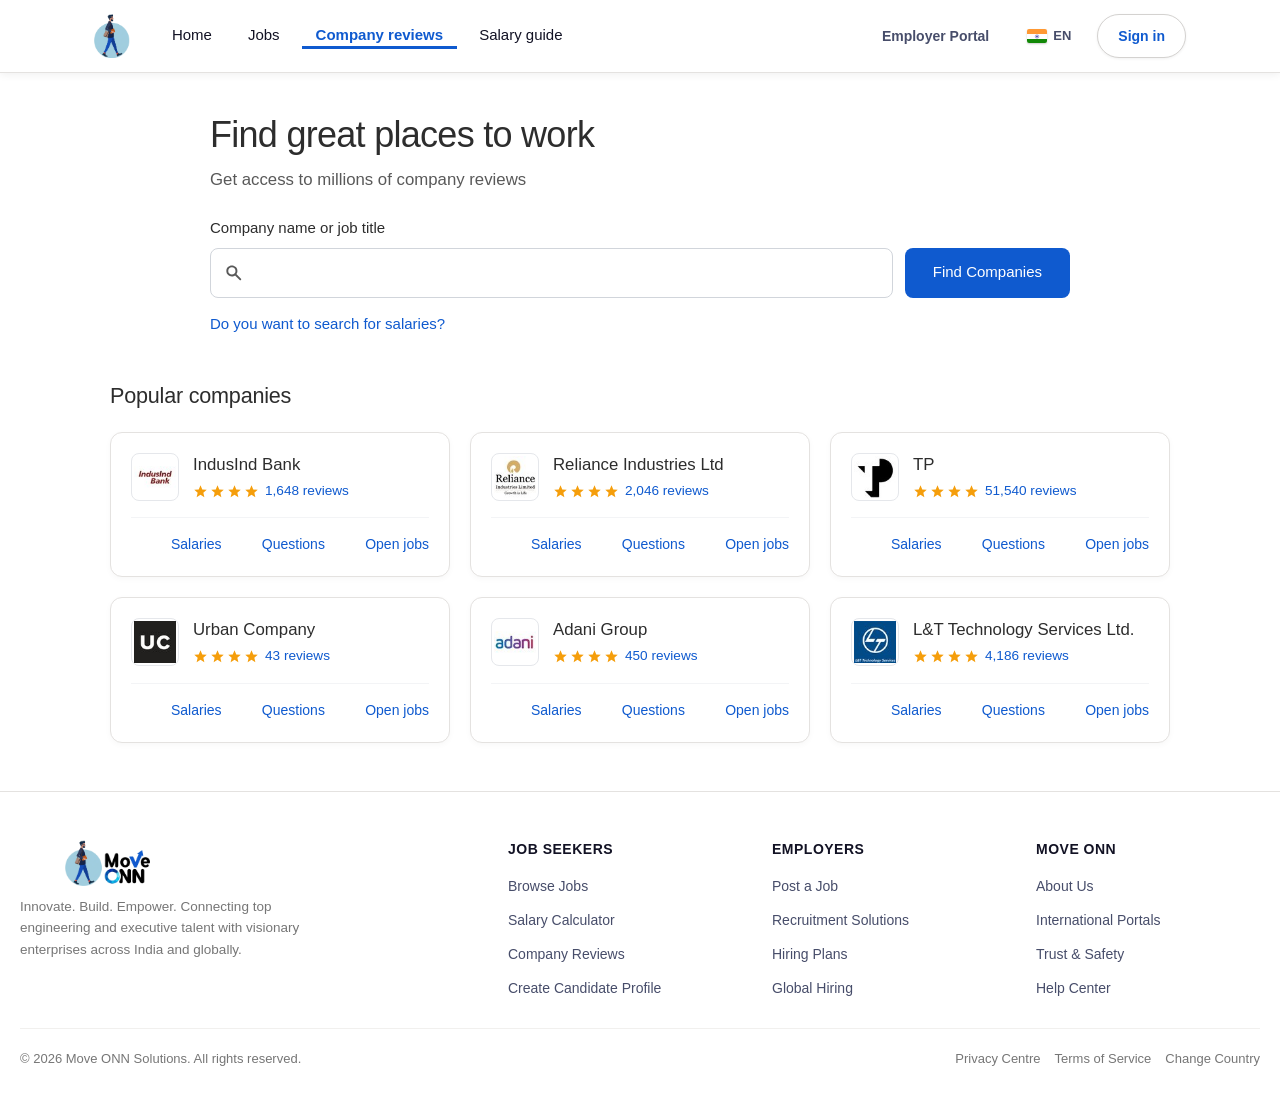
<file: companies.html>
<!DOCTYPE html>
<html lang="en">
<head>
  <meta charset="UTF-8">
  <meta name="viewport" content="width=device-width, initial-scale=1.0, maximum-scale=1.0, user-scalable=no, viewport-fit=cover">
  <title>Company Reviews & Top Employers - Move ONN Consultancy</title>
  <meta name="description" content="Discover top workplaces, browse employee reviews, company culture ratings, and explore open jobs across India with Move ONN Consultancy.">
  <link rel="icon" href="assets/images/moveonn-icon.png" type="image/png">

  <!-- Local Offline CSS Engine (Strictly Modular, Zero External CDN) -->
  <link rel="stylesheet" href="css/bootstrap.min.css">
  <link rel="stylesheet" href="css/common.css">
  <link rel="stylesheet" href="css/header.css">
  <link rel="stylesheet" href="css/companies.css">
  <link rel="stylesheet" href="css/footer.css">

  <!-- Instant Pre-Hydration & Zero-FOUC Engine -->
  <script>
    (function() {
      try {
        var c = localStorage.getItem('jt_country') || 'IN';
        var l = localStorage.getItem('jt_lang') || 'en';
        window.handleAvatarClick = window.handleAvatarClick || function(e) {
                if (e) { e.preventDefault(); e.stopPropagation(); }
                var d = document.getElementById('jtUserDropdown');
                if (d) { d.classList.toggle('is-open'); }
                else { window.location.href = 'profile.html'; }
              };
              window.openAuthModal = window.openAuthModal || function(tab) {
                var modal = document.getElementById('jtAuthModal');
                if (modal) { modal.classList.add('is-open'); }
              };
              var u = localStorage.getItem('moveonn_user') || null;
        document.documentElement.setAttribute('data-country', c);
        document.documentElement.setAttribute('data-lang', l);
        document.documentElement.setAttribute('lang', l);
        if (u) {
          document.documentElement.classList.add('jt-user-logged-in');
        }
      } catch(e) {}
    })();
  </script>
</head>
<body class="page-companies">

  <!-- ==========================================================================
       1. Single Unified Responsive Navbar (Complies with PROJECT_STANDARDS.md)
       ========================================================================== -->
  <header class="jt-header">
    <div class="container jt-navbar">
      
      <!-- Brand Logo -->
      <a href="index.html" class="jt-brand" aria-label="Move ONN Home">
        <img src="assets/images/moveonn-icon.png" alt="Move ONN" class="jt-logo">
      </a>

      <!-- Desktop Navigation Menu (Visible >= 992px) -->
      <nav class="jt-nav-menu" aria-label="Main Navigation">
        <ul class="jt-nav-list">
          <li><a href="index.html" class="jt-nav-item">Home</a></li>
          <li><a href="jobs.html" class="jt-nav-item">Jobs</a></li>
          <li><a href="companies.html" class="jt-nav-item active">Company reviews</a></li>
          <li><a href="salaries.html" class="jt-nav-item">Salary guide</a></li>
        </ul>
      </nav>

      <!-- Right Action Area -->
      <div class="jt-nav-actions">
        <a href="hire.html" class="jt-btn-hire">Employer Portal</a>
        <!-- Country Selector -->
        <a href="countries.html" class="jt-action-country" aria-label="Change country">
          <span class="jt-flag"><img src="assets/flags/in.svg" alt="India" class="jt-nav-flag-img"></span> <span class="jt-lang">En</span>
        </a>
        <script>
          (function(){
            try {
              var f = localStorage.getItem('jt_flag');
              var l = localStorage.getItem('jt_lang');
              if (f) {
                var el = document.currentScript.previousElementSibling.querySelector('.jt-nav-flag-img');
                if (el) el.src = f;
              }
              if (l) {
                var tl = document.currentScript.previousElementSibling.querySelector('.jt-lang');
                if (tl) tl.textContent = l.toUpperCase();
              }
            } catch(e){}
          })();
        </script>

        <!-- Dynamic Auth Button (Sign In Button / Profile Avatar) -->
        <div id="jtAuthButtonContainer">
          <button type="button" class="jt-btn-signin-nav" onclick="window.openAuthModal('signin')">
            Sign in
          </button>
        </div>
        <script>
          (function(){
            try {
              var u = localStorage.getItem('moveonn_user') || null;
              if (u) {
                var user = JSON.parse(u);
                var email = (user && user.email) ? user.email.toLowerCase().trim() : '';
                var safeEmail = email ? email.replace(/[^a-z0-9]/g, '_') : '';
                var cImg = null;
                if (safeEmail) {
                  cImg = localStorage.getItem('jt_user_avatar_img__' + safeEmail);
                }
                if (!cImg && email) {
                  cImg = localStorage.getItem('jt_user_avatar_img__' + email);
                }
                if (!cImg) {
                  cImg = localStorage.getItem('jt_user_avatar_img') || (user ? user.avatar : null);
                }
                var avatarInner = cImg 
                  ? '<img src="' + cImg + '" alt="' + (user.name || '') + '" style="width:100%; height:100%; object-fit:cover; border-radius:50%;">'
                  : '<svg viewBox="0 0 24 24" width="22" height="22" fill="#64748b" style="display:block;"><path d="M12 12c2.76 0 5-2.24 5-5s-2.24-5-5-5-5 2.24-5 5 2.24 5 5 5zm0 2c-3.33 0-10 1.67-10 5v3h20v-3c0-3.33-6.67-5-10-5z" /></svg>';
                
                var plan = email ? (localStorage.getItem('jt_user_plan__' + email) || 'free') : 'free';
                var planBadge = '';
                if (plan === 'growth') planBadge = '<span style="margin-left:auto; font-size:10px; padding:2px 6px; background:#004687; color:#fff; border-radius:4px; font-weight:700;">PRO</span>';
                else if (plan === 'enterprise') planBadge = '<span style="margin-left:auto; font-size:10px; padding:2px 6px; background:#004687; color:#fff; border-radius:4px; font-weight:700;">ENTERPRISE</span>';
                
                var c = document.getElementById('jtAuthButtonContainer');
                if (c) {
                  c.innerHTML = '<div class="position-relative">' +
                    '<button type="button" class="jt-user-avatar-btn" id="jtUserAvatarBtn" aria-label="User account menu" aria-expanded="false" onclick="window.handleAvatarClick(event)">' +
                    avatarInner +
                    '</button>' +
                    '<div class="jt-user-dropdown" id="jtUserDropdown">' +
                    '<a href="profile.html" class="jt-user-dropdown-link"><svg width="16" height="16" fill="none" stroke="currentColor" stroke-width="2" viewBox="0 0 24 24"><path d="M20 21v-2a4 4 0 0 0-4-4H8a4 4 0 0 0-4 4v2"></path><circle cx="12" cy="7" r="4"></circle></svg><span>Profile Dashboard</span>' + planBadge + '</a>' +
                    '<a href="jobs.html?tab=saved" class="jt-user-dropdown-link"><svg width="16" height="16" fill="none" stroke="currentColor" stroke-width="2" viewBox="0 0 24 24"><path d="M19 21l-7-5-7 5V5a2 2 0 0 1 2-2h10a2 2 0 0 1 2 2z"></path></svg><span>My Saved Jobs</span></a>' +
                    '<a href="employer-dashboard.html" class="jt-user-dropdown-link"><svg width="16" height="16" fill="none" stroke="currentColor" stroke-width="2" viewBox="0 0 24 24"><rect x="2" y="7" width="20" height="14" rx="2" ry="2"></rect><path d="M16 21V5a2 2 0 0 0-2-2h-4a2 2 0 0 0-2 2v16"></path></svg><span>Employer Portal</span></a>' +
                    '<div class="jt-user-dropdown-divider"></div>' +
                    '<button type="button" class="jt-user-dropdown-signout" onclick="window.performSignOut()"><svg width="16" height="16" fill="none" stroke="currentColor" stroke-width="2" viewBox="0 0 24 24"><path d="M9 21H5a2 2 0 0 1-2-2V5a2 2 0 0 1 2-2h4"></path><polyline points="16 17 21 12 16 7"></polyline><line x1="21" y1="12" x2="9" y2="12"></line></svg><span>Sign out</span></button>' +
                    '</div></div>';
                }
              }
            } catch(e) {}
          })();
        </script>

        <!-- Mobile Hamburger Toggle (Strictly hidden >= 992px) -->
        <button type="button" class="jt-burger-btn" id="jtBurgerBtn" aria-label="Toggle navigation menu" aria-expanded="false">
          <span class="jt-burger-line"></span>
          <span class="jt-burger-line"></span>
          <span class="jt-burger-line"></span>
        </button>
      </div>

    </div>

    <!-- Mobile Off-Canvas Drawer (Unified within same component) -->
    <div class="jt-mobile-drawer" id="jtMobileDrawer">
      <div class="jt-drawer-backdrop" id="jtDrawerBackdrop"></div>
      <div class="jt-drawer-panel">
        <div class="jt-drawer-header">
          <img src="assets/images/moveonn-icon.png" alt="Move ONN" class="jt-logo-sm">
          <button type="button" class="jt-drawer-close" id="jtDrawerCloseBtn" aria-label="Close menu">&times;</button>
        </div>
        <div class="jt-drawer-body">
          <!-- Injected Mobile Auth Profile or Sign-in button -->
          <div id="jtDrawerAuthSection" class="jt-drawer-auth"></div>
          
          <ul class="jt-drawer-links">
            <li><a href="index.html" class="jt-drawer-link"><span>Home</span> <svg width="16" height="16" fill="none" stroke="currentColor" stroke-width="2" viewBox="0 0 24 24"><polyline points="9 18 15 12 9 6"></polyline></svg></a></li>
            <li><a href="jobs.html" class="jt-drawer-link"><span>Jobs</span> <svg width="16" height="16" fill="none" stroke="currentColor" stroke-width="2" viewBox="0 0 24 24"><polyline points="9 18 15 12 9 6"></polyline></svg></a></li>
            <li><a href="companies.html" class="jt-drawer-link active"><span>Company reviews</span> <svg width="16" height="16" fill="none" stroke="currentColor" stroke-width="2" viewBox="0 0 24 24"><polyline points="9 18 15 12 9 6"></polyline></svg></a></li>
            <li><a href="salaries.html" class="jt-drawer-link"><span>Salary guide</span> <svg width="16" height="16" fill="none" stroke="currentColor" stroke-width="2" viewBox="0 0 24 24"><polyline points="9 18 15 12 9 6"></polyline></svg></a></li>
            <li class="jt-drawer-divider"></li>
            <li><a href="hire.html#pricing" class="jt-drawer-link"><span>Pricing &amp; Plans</span> <svg width="16" height="16" fill="none" stroke="currentColor" stroke-width="2" viewBox="0 0 24 24"><polyline points="9 18 15 12 9 6"></polyline></svg></a></li>
          </ul>

          <div class="jt-drawer-divider"></div>

          <ul class="jt-drawer-secondary">
            <li><a href="countries.html" class="jt-drawer-sec-link">Change country (India)</a></li>
            <li><a href="#" class="jt-drawer-sec-link">Help Centre</a></li>
            <li><a href="#" class="jt-drawer-sec-link">Privacy Centre</a></li>
          </ul>
        </div>
      </div>
    </div>
  </header>

  <!-- ==========================================================================
       2. Main Content Area (Slim Typography & Refined Layout)
       ========================================================================== -->
  <main id="main" class="css-8mc88d">
    <div class="css-1rzs9zm">
      
      <!-- Hero Header & Search -->
      <div class="css-1f2ikp3">
        <h1 class="css-7711ne">Find great places to work</h1>
        <span class="css-1jfskg5">Get access to millions of company reviews</span>
        
        <form action="companies.html" method="GET" id="companySearchForm" autocomplete="off">
          <div class="css-17bned3">
            <div class="css-58wbay">
              <label for="company-search" class="css-10g55w1">Company name or job title</label>
              <div class="css-1615w3r">
                <span class="css-1bd60rl">
                  <span class="css-nhi90t">
                    <svg xmlns="http://www.w3.org/2000/svg" focusable="false" role="img" fill="currentColor" viewBox="0 0 24 24" aria-hidden="true" class="css-1f4rn1b"><path d="M9.452 16.137c-1.852 0-3.422-.643-4.708-1.929s-1.93-2.856-1.93-4.708c0-1.853.644-3.422 1.93-4.708C6.03 3.505 7.6 2.862 9.452 2.862c1.853 0 3.422.643 4.708 1.93 1.287 1.286 1.93 2.855 1.93 4.708a6.25 6.25 0 01-.338 2.078 5.93 5.93 0 01-.915 1.704l5.553 5.558c.21.215.316.481.316.799 0 .317-.107.581-.322.792a1.08 1.08 0 01-.796.317c-.32 0-.584-.106-.796-.317l-5.546-5.546a5.991 5.991 0 01-1.716.914 6.284 6.284 0 01-2.078.338zm0-2.275c1.214 0 2.245-.423 3.092-1.27s1.27-1.878 1.27-3.092c0-1.214-.423-2.245-1.27-3.092s-1.878-1.27-3.092-1.27c-1.214 0-2.245.423-3.092 1.27S5.09 8.286 5.09 9.5c0 1.214.423 2.245 1.27 3.092s1.878 1.27 3.092 1.27z"></path></svg>
                  </span>
                  <input type="text" autocomplete="off" placeholder="" id="company-search" name="q" class="css-1okr4px" value="">
                </span>
              </div>
            </div>
            <div class="css-18butr7">
              <button type="submit" class="css-ss49jm"><span>Find Companies</span></button>
            </div>
          </div>
        </form>

        <div class="css-1p277c">
          <a href="salaries.html" class="css-1k2hae4">Do you want to search for salaries?</a>
        </div>
      </div>

      <!-- Popular Companies Group -->
      <div data-testid="PopularCompaniesGroup" class="css-8x470g">
        <h2 class="css-rvqay8">Popular companies</h2>
        
        <ul class="css-1528nd">
          <!-- 1. IndusInd Bank -->
          <li data-testid="CompanyRow" class="css-f1udej">
            <div>
              <div class="css-ctk3l3">
                <div data-testid="CompanyLogo" class="css-3ng5dh">
                  <a href="#" tabindex="-1" aria-hidden="true" class="css-1vu5v7s">
                    <img src="assets/images/company-indusind.jpg" alt="IndusInd Bank" class="css-1vr6jiy">
                  </a>
                </div>
                <div data-testid="CompanyUrlLink">
                  <a href="#" class="css-1y3kqd5"><span class="css-1h1y3iw">IndusInd Bank</span></a>
                  <div class="css-1uyfi54">
                    <div role="img" aria-label="3.7 out of 5 stars" class="css-t7mimy">
                      <svg viewBox="0 0 24 24" fill="currentColor"><path d="M12 17.27L18.18 21l-1.64-7.03L22 9.24l-7.19-.61L12 2 9.19 8.63 2 9.24l5.46 4.73L5.82 21z"/></svg>
                      <svg viewBox="0 0 24 24" fill="currentColor"><path d="M12 17.27L18.18 21l-1.64-7.03L22 9.24l-7.19-.61L12 2 9.19 8.63 2 9.24l5.46 4.73L5.82 21z"/></svg>
                      <svg viewBox="0 0 24 24" fill="currentColor"><path d="M12 17.27L18.18 21l-1.64-7.03L22 9.24l-7.19-.61L12 2 9.19 8.63 2 9.24l5.46 4.73L5.82 21z"/></svg>
                      <svg viewBox="0 0 24 24" fill="currentColor"><path d="M12 17.27L18.18 21l-1.64-7.03L22 9.24l-7.19-.61L12 2 9.19 8.63 2 9.24l5.46 4.73L5.82 21z"/></svg>
                    </div>
                    <span class="css-93smez">1,648 reviews</span>
                  </div>
                </div>
              </div>
            </div>
            <ul class="css-1fdsiw">
              <li data-testid="SalariesLink"><a href="salaries.html?company=IndusInd%20Bank" class="css-1t3rggk">Salaries</a></li>
              <li data-testid="Q&amp;ALink"><a href="#" class="css-1t3rggk">Questions</a></li>
              <li data-testid="OpenJobsLink"><a href="jobs.html?q=IndusInd%20Bank" class="css-1t3rggk">Open jobs</a></li>
            </ul>
          </li>

          <!-- 2. Reliance Industries Ltd -->
          <li data-testid="CompanyRow" class="css-f1udej">
            <div>
              <div class="css-ctk3l3">
                <div data-testid="CompanyLogo" class="css-3ng5dh">
                  <a href="#" tabindex="-1" aria-hidden="true" class="css-1vu5v7s">
                    <img src="assets/images/company-reliance.jpg" alt="Reliance Industries Ltd" class="css-1vr6jiy">
                  </a>
                </div>
                <div data-testid="CompanyUrlLink">
                  <a href="#" class="css-1y3kqd5"><span class="css-1h1y3iw">Reliance Industries Ltd</span></a>
                  <div class="css-1uyfi54">
                    <div role="img" aria-label="4.2 out of 5 stars" class="css-t7mimy">
                      <svg viewBox="0 0 24 24" fill="currentColor"><path d="M12 17.27L18.18 21l-1.64-7.03L22 9.24l-7.19-.61L12 2 9.19 8.63 2 9.24l5.46 4.73L5.82 21z"/></svg>
                      <svg viewBox="0 0 24 24" fill="currentColor"><path d="M12 17.27L18.18 21l-1.64-7.03L22 9.24l-7.19-.61L12 2 9.19 8.63 2 9.24l5.46 4.73L5.82 21z"/></svg>
                      <svg viewBox="0 0 24 24" fill="currentColor"><path d="M12 17.27L18.18 21l-1.64-7.03L22 9.24l-7.19-.61L12 2 9.19 8.63 2 9.24l5.46 4.73L5.82 21z"/></svg>
                      <svg viewBox="0 0 24 24" fill="currentColor"><path d="M12 17.27L18.18 21l-1.64-7.03L22 9.24l-7.19-.61L12 2 9.19 8.63 2 9.24l5.46 4.73L5.82 21z"/></svg>
                    </div>
                    <span class="css-93smez">2,046 reviews</span>
                  </div>
                </div>
              </div>
            </div>
            <ul class="css-1fdsiw">
              <li data-testid="SalariesLink"><a href="salaries.html?company=Reliance%20Industries%20Ltd" class="css-1t3rggk">Salaries</a></li>
              <li data-testid="Q&amp;ALink"><a href="#" class="css-1t3rggk">Questions</a></li>
              <li data-testid="OpenJobsLink"><a href="jobs.html?q=Reliance%20Industries%20Ltd" class="css-1t3rggk">Open jobs</a></li>
            </ul>
          </li>

          <!-- 3. TP -->
          <li data-testid="CompanyRow" class="css-f1udej">
            <div>
              <div class="css-ctk3l3">
                <div data-testid="CompanyLogo" class="css-3ng5dh">
                  <a href="#" tabindex="-1" aria-hidden="true" class="css-1vu5v7s">
                    <img src="assets/images/company-tp.jpg" alt="TP" class="css-1vr6jiy">
                  </a>
                </div>
                <div data-testid="CompanyUrlLink">
                  <a href="#" class="css-1y3kqd5"><span class="css-1h1y3iw">TP</span></a>
                  <div class="css-1uyfi54">
                    <div role="img" aria-label="3.6 out of 5 stars" class="css-t7mimy">
                      <svg viewBox="0 0 24 24" fill="currentColor"><path d="M12 17.27L18.18 21l-1.64-7.03L22 9.24l-7.19-.61L12 2 9.19 8.63 2 9.24l5.46 4.73L5.82 21z"/></svg>
                      <svg viewBox="0 0 24 24" fill="currentColor"><path d="M12 17.27L18.18 21l-1.64-7.03L22 9.24l-7.19-.61L12 2 9.19 8.63 2 9.24l5.46 4.73L5.82 21z"/></svg>
                      <svg viewBox="0 0 24 24" fill="currentColor"><path d="M12 17.27L18.18 21l-1.64-7.03L22 9.24l-7.19-.61L12 2 9.19 8.63 2 9.24l5.46 4.73L5.82 21z"/></svg>
                      <svg viewBox="0 0 24 24" fill="currentColor"><path d="M12 17.27L18.18 21l-1.64-7.03L22 9.24l-7.19-.61L12 2 9.19 8.63 2 9.24l5.46 4.73L5.82 21z"/></svg>
                    </div>
                    <span class="css-93smez">51,540 reviews</span>
                  </div>
                </div>
              </div>
            </div>
            <ul class="css-1fdsiw">
              <li data-testid="SalariesLink"><a href="salaries.html?company=TP" class="css-1t3rggk">Salaries</a></li>
              <li data-testid="Q&amp;ALink"><a href="#" class="css-1t3rggk">Questions</a></li>
              <li data-testid="OpenJobsLink"><a href="jobs.html?q=TP" class="css-1t3rggk">Open jobs</a></li>
            </ul>
          </li>

          <!-- 4. Urban Company -->
          <li data-testid="CompanyRow" class="css-f1udej">
            <div>
              <div class="css-ctk3l3">
                <div data-testid="CompanyLogo" class="css-3ng5dh">
                  <a href="#" tabindex="-1" aria-hidden="true" class="css-1vu5v7s">
                    <img src="assets/images/company-urbancompany.jpg" alt="Urban Company" class="css-1vr6jiy">
                  </a>
                </div>
                <div data-testid="CompanyUrlLink">
                  <a href="#" class="css-1y3kqd5"><span class="css-1h1y3iw">Urban Company</span></a>
                  <div class="css-1uyfi54">
                    <div role="img" aria-label="4.0 out of 5 stars" class="css-t7mimy">
                      <svg viewBox="0 0 24 24" fill="currentColor"><path d="M12 17.27L18.18 21l-1.64-7.03L22 9.24l-7.19-.61L12 2 9.19 8.63 2 9.24l5.46 4.73L5.82 21z"/></svg>
                      <svg viewBox="0 0 24 24" fill="currentColor"><path d="M12 17.27L18.18 21l-1.64-7.03L22 9.24l-7.19-.61L12 2 9.19 8.63 2 9.24l5.46 4.73L5.82 21z"/></svg>
                      <svg viewBox="0 0 24 24" fill="currentColor"><path d="M12 17.27L18.18 21l-1.64-7.03L22 9.24l-7.19-.61L12 2 9.19 8.63 2 9.24l5.46 4.73L5.82 21z"/></svg>
                      <svg viewBox="0 0 24 24" fill="currentColor"><path d="M12 17.27L18.18 21l-1.64-7.03L22 9.24l-7.19-.61L12 2 9.19 8.63 2 9.24l5.46 4.73L5.82 21z"/></svg>
                    </div>
                    <span class="css-93smez">43 reviews</span>
                  </div>
                </div>
              </div>
            </div>
            <ul class="css-1fdsiw">
              <li data-testid="SalariesLink"><a href="salaries.html?company=Urban%20Company" class="css-1t3rggk">Salaries</a></li>
              <li data-testid="Q&amp;ALink"><a href="#" class="css-1t3rggk">Questions</a></li>
              <li data-testid="OpenJobsLink"><a href="jobs.html?q=Urban%20Company" class="css-1t3rggk">Open jobs</a></li>
            </ul>
          </li>

          <!-- 5. Adani Group -->
          <li data-testid="CompanyRow" class="css-f1udej">
            <div>
              <div class="css-ctk3l3">
                <div data-testid="CompanyLogo" class="css-3ng5dh">
                  <a href="#" tabindex="-1" aria-hidden="true" class="css-1vu5v7s">
                    <img src="assets/images/company-adani.jpg" alt="Adani Group" class="css-1vr6jiy">
                  </a>
                </div>
                <div data-testid="CompanyUrlLink">
                  <a href="#" class="css-1y3kqd5"><span class="css-1h1y3iw">Adani Group</span></a>
                  <div class="css-1uyfi54">
                    <div role="img" aria-label="4.0 out of 5 stars" class="css-t7mimy">
                      <svg viewBox="0 0 24 24" fill="currentColor"><path d="M12 17.27L18.18 21l-1.64-7.03L22 9.24l-7.19-.61L12 2 9.19 8.63 2 9.24l5.46 4.73L5.82 21z"/></svg>
                      <svg viewBox="0 0 24 24" fill="currentColor"><path d="M12 17.27L18.18 21l-1.64-7.03L22 9.24l-7.19-.61L12 2 9.19 8.63 2 9.24l5.46 4.73L5.82 21z"/></svg>
                      <svg viewBox="0 0 24 24" fill="currentColor"><path d="M12 17.27L18.18 21l-1.64-7.03L22 9.24l-7.19-.61L12 2 9.19 8.63 2 9.24l5.46 4.73L5.82 21z"/></svg>
                      <svg viewBox="0 0 24 24" fill="currentColor"><path d="M12 17.27L18.18 21l-1.64-7.03L22 9.24l-7.19-.61L12 2 9.19 8.63 2 9.24l5.46 4.73L5.82 21z"/></svg>
                    </div>
                    <span class="css-93smez">450 reviews</span>
                  </div>
                </div>
              </div>
            </div>
            <ul class="css-1fdsiw">
              <li data-testid="SalariesLink"><a href="salaries.html?company=Adani%20Group" class="css-1t3rggk">Salaries</a></li>
              <li data-testid="Q&amp;ALink"><a href="#" class="css-1t3rggk">Questions</a></li>
              <li data-testid="OpenJobsLink"><a href="jobs.html?q=Adani%20Group" class="css-1t3rggk">Open jobs</a></li>
            </ul>
          </li>

          <!-- 6. L&T Technology Services Ltd. -->
          <li data-testid="CompanyRow" class="css-f1udej">
            <div>
              <div class="css-ctk3l3">
                <div data-testid="CompanyLogo" class="css-3ng5dh">
                  <a href="#" tabindex="-1" aria-hidden="true" class="css-1vu5v7s">
                    <img src="assets/images/company-ltts.jpg" alt="L&T Technology Services Ltd." class="css-1vr6jiy">
                  </a>
                </div>
                <div data-testid="CompanyUrlLink">
                  <a href="#" class="css-1y3kqd5"><span class="css-1h1y3iw">L&amp;T Technology Services Ltd.</span></a>
                  <div class="css-1uyfi54">
                    <div role="img" aria-label="3.9 out of 5 stars" class="css-t7mimy">
                      <svg viewBox="0 0 24 24" fill="currentColor"><path d="M12 17.27L18.18 21l-1.64-7.03L22 9.24l-7.19-.61L12 2 9.19 8.63 2 9.24l5.46 4.73L5.82 21z"/></svg>
                      <svg viewBox="0 0 24 24" fill="currentColor"><path d="M12 17.27L18.18 21l-1.64-7.03L22 9.24l-7.19-.61L12 2 9.19 8.63 2 9.24l5.46 4.73L5.82 21z"/></svg>
                      <svg viewBox="0 0 24 24" fill="currentColor"><path d="M12 17.27L18.18 21l-1.64-7.03L22 9.24l-7.19-.61L12 2 9.19 8.63 2 9.24l5.46 4.73L5.82 21z"/></svg>
                      <svg viewBox="0 0 24 24" fill="currentColor"><path d="M12 17.27L18.18 21l-1.64-7.03L22 9.24l-7.19-.61L12 2 9.19 8.63 2 9.24l5.46 4.73L5.82 21z"/></svg>
                    </div>
                    <span class="css-93smez">4,186 reviews</span>
                  </div>
                </div>
              </div>
            </div>
            <ul class="css-1fdsiw">
              <li data-testid="SalariesLink"><a href="salaries.html?company=L%26amp%3BT%20Technology%20Services%20Ltd." class="css-1t3rggk">Salaries</a></li>
              <li data-testid="Q&amp;ALink"><a href="#" class="css-1t3rggk">Questions</a></li>
              <li data-testid="OpenJobsLink"><a href="jobs.html?q=L%26amp%3BT%20Technology%20Services%20Ltd." class="css-1t3rggk">Open jobs</a></li>
            </ul>
          </li>
        </ul>
      </div>

    </div>
  </main>

  <!-- ==========================================================================
       3. Footer Component
       ========================================================================== -->
  <footer class="jt-footer">
    <div class="container">
      <div class="jt-footer-top">
        
        <!-- Brand Column -->
        <div class="jt-footer-brand">
          <img src="assets/images/moveonn-combo.png" alt="Move ONN" class="jt-footer-logo">
          <p class="jt-footer-tagline">Innovate. Build. Empower. Connecting top engineering and executive talent with visionary enterprises across India and globally.</p>
        </div>

        <!-- Job Seekers Column -->
        <div>
          <h3 class="jt-footer-col-title">Job Seekers</h3>
          <ul class="jt-footer-links">
            <li><a href="jobs.html" class="jt-footer-link">Browse Jobs</a></li>
            <li><a href="salaries.html" class="jt-footer-link">Salary Calculator</a></li>
            <li><a href="companies.html" class="jt-footer-link">Company Reviews</a></li>
            <li><a href="#" onclick="window.openAuthModal('signup'); return false;" class="jt-footer-link">Create Candidate Profile</a></li>
          </ul>
        </div>

        <!-- Employers Column -->
        <div>
          <h3 class="jt-footer-col-title">Employers</h3>
          <ul class="jt-footer-links">
            <li><a href="hire.html" class="jt-footer-link">Post a Job</a></li>
            <li><a href="hire.html#talent" class="jt-footer-link">Recruitment Solutions</a></li>
            <li><a href="hire.html#pricing" class="jt-footer-link">Hiring Plans</a></li>
            <li><a href="countries.html" class="jt-footer-link">Global Hiring</a></li>
          </ul>
        </div>

        <!-- About & Legal Column -->
        <div>
          <h3 class="jt-footer-col-title">Move ONN</h3>
          <ul class="jt-footer-links">
            <li><a href="companies.html" class="jt-footer-link">About Us</a></li>
            <li><a href="countries.html" class="jt-footer-link">International Portals</a></li>
            <li><a href="#" onclick="window.showToast('Security and Compliance: GDPR & ISO-27001 Certified.'); return false;" class="jt-footer-link">Trust & Safety</a></li>
            <li><a href="#" onclick="window.showToast('Customer support is active 24/7.'); return false;" class="jt-footer-link">Help Center</a></li>
          </ul>
        </div>

      </div>

      <!-- Footer Bottom -->
      <div class="jt-footer-bottom">
        <div>© 2026 Move ONN Solutions. All rights reserved.</div>
        <ul class="jt-footer-legal-links">
          <li><a href="#" onclick="window.showToast('Privacy Policy: All candidate data is securely encrypted.'); return false;">Privacy Centre</a></li>
          <li><a href="#" onclick="window.showToast('Terms: Move ONN is an equal opportunity recruitment consultancy.'); return false;">Terms of Service</a></li>
          <li><a href="countries.html">Change Country</a></li>
        </ul>
      </div>
    </div>
  </footer>

  <!-- ==========================================================================
       4. Responsive Auth Modal (Sign In / Register Popup)
       ========================================================================== -->
  <!-- ==========================================================================
       Responsive Auth Popup Modal (2-Column Horizontal on Desktop/Tablet)
       ========================================================================== -->
    <!-- ==========================================================================
       Responsive Auth Popup Modal System (Sliding Diagonal Animated Layout)
       ========================================================================== -->
  <!-- ==========================================================================
       Move ONN Dynamic Responsive Authentication Modal Dialog
       ========================================================================== -->
  <div class="jt-modal-backdrop" id="jtAuthModal" role="dialog" aria-modal="true" aria-labelledby="jtAuthTitle">
    <div class="jt-modal-dialog-wrap">
      
      <div class="wrapper" id="jtAuthWrapper">
        <button type="button" class="jt-modal-close" id="jtAuthCloseBtn" aria-label="Close authentication modal">&times;</button>
        <span class="bg-animate"></span>
        <span class="bg-animate2"></span>

        <!-- ================= LOGIN FORM BOX ================= -->
        <div class="form-box login">
          <h2 class="animation" style="--i:0; --j:21;" id="jtAuthTitle">Welcome Back</h2>
          <p class="subtext animation" style="--i:1; --j:22;">Sign in to your Move ONN account</p>

          <!-- Social OAuth Buttons -->
          <div class="jt-social-auth-wrap animation" style="--i:1; --j:22;">
            <button type="button" class="jt-btn-social jt-btn-google" id="jtGoogleBtn" onclick="window.handleGoogleLogin(event)">
              <svg viewBox="0 0 24 24"><path fill="#4285F4" d="M22.56 12.25c0-.78-.07-1.53-.2-2.25H12v4.26h5.92c-.26 1.37-1.04 2.53-2.21 3.31v2.77h3.57c2.08-1.92 3.28-4.74 3.28-8.09z"/><path fill="#34A853" d="M12 23c2.97 0 5.46-.98 7.28-2.66l-3.57-2.77c-.98.66-2.23 1.06-3.71 1.06-2.86 0-5.29-1.93-6.16-4.53H2.18v2.84C3.99 20.53 7.7 23 12 23z"/><path fill="#FBBC05" d="M5.84 14.09c-.22-.66-.35-1.36-.35-2.09s.13-1.43.35-2.09V7.06H2.18C1.43 8.55 1 10.22 1 12s.43 3.45 1.18 4.94l2.85-2.22.81-.63z"/><path fill="#EA4335" d="M12 5.38c1.62 0 3.06.56 4.21 1.64l3.15-3.15C17.45 2.09 14.97 1 12 1 7.7 1 3.99 3.47 2.18 7.06l3.66 2.84c.87-2.6 3.3-4.52 6.16-4.52z"/></svg>
              <span>Google</span>
            </button>
            <button type="button" class="jt-btn-social jt-btn-apple" id="jtAppleBtn" onclick="window.handleAppleLogin(event)">
              <svg viewBox="0 0 24 24" fill="currentColor"><path d="M18.71 19.5c-.83 1.24-1.71 2.45-3.05 2.47-1.34.03-1.77-.79-3.29-.79-1.53 0-2 .77-3.27.82-1.31.05-2.3-1.32-3.14-2.53C4.25 17 2.94 12.45 4.7 9.39c.87-1.52 2.43-2.48 4.12-2.51 1.28-.02 2.5.87 3.29.87.78 0 2.26-1.07 3.81-.91.65.03 2.47.26 3.64 1.98-.09.06-2.17 1.28-2.15 3.81.03 3.02 2.65 4.03 2.68 4.04-.03.07-.42 1.44-1.38 2.83M15.97 6.37c.61-.75 1.04-1.8 1.01-2.87-.96.04-2.1.65-2.76 1.42-.58.68-1.09 1.76-1.03 2.81 1.07.08 2.16-.58 2.78-1.36z"/></svg>
              <span>Apple</span>
            </button>
          </div>

          <div class="jt-auth-or-line animation" style="--i:1; --j:22;"><span>or with email</span></div>

          <form id="loginForm" class="jt-auth-form" action="#" autocomplete="off" onsubmit="window.handleLoginFormSubmit(event)">
            <div class="input-box animation" style="--i:1; --j:22;">
              <input type="email" id="login-username" required autocomplete="off" value="" placeholder=" ">
              <label for="login-username">Company Email</label>
              <span class="input-icon">
                <svg width="18" height="18" fill="none" stroke="currentColor" stroke-width="2" viewBox="0 0 24 24"><path d="M4 4h16c1.1 0 2 .9 2 2v12c0 1.1-.9 2-2 2H4c-1.1 0-2-.9-2-2V6c0-1.1.9-2 2-2z"></path><polyline points="22,6 12,13 2,6"></polyline></svg>
              </span>
            </div>

            <div class="input-box animation" style="--i:2; --j:23;">
              <input type="password" id="login-password" required autocomplete="new-password" value="" placeholder=" ">
              <label for="login-password">Password</label>
              <span class="toggle-password" data-target="login-password" title="Show / Hide Password">
                <svg class="eye-icon" width="18" height="18" fill="none" stroke="currentColor" stroke-width="2" viewBox="0 0 24 24"><path d="M1 12s4-8 11-8 11 8 11 8-4 8-11 8-11-8-11-8z"></path><circle cx="12" cy="12" r="3"></circle></svg>
              </span>
            </div>

            <button type="submit" class="btn animation" id="jtLoginSubmitBtn" style="--i:3; --j:24;">Sign In</button>
            
            <div class="logreg-link animation" style="--i:4; --j:25;">
              <p>Don't have an account? <a href="javascript:void(0)" class="register-link" onclick="window.switchAuthTab('signup')">Sign Up</a></p>
            </div>
          </form>
        </div>

        <!-- ================= DESKTOP INFO: LOGIN ================= -->
        <div class="info-text login">
          <h2 class="animation" style="--i:0; --j:20;">Welcome <span class="cyan-text" style="color: #0ccbe8 !important;">Back!</span></h2>
          <p class="animation" style="--i:1; --j:21;">Empowering your high-performance career opportunities and enterprise recruitment workflows.</p>
        </div>

        <!-- ================= REGISTER FORM BOX ================= -->
        <div class="form-box register">
          <h2 class="animation" style="--i:17; --j:0;">Create Account</h2>
          <p class="subtext animation" style="--i:18; --j:1;">Join the Move ONN community</p>

          <!-- Social OAuth Buttons -->
          <div class="jt-social-auth-wrap animation" style="--i:18; --j:1;">
            <button type="button" class="jt-btn-social jt-btn-google" id="jtRegGoogleBtn" onclick="window.handleGoogleLogin(event)">
              <svg viewBox="0 0 24 24"><path fill="#4285F4" d="M22.56 12.25c0-.78-.07-1.53-.2-2.25H12v4.26h5.92c-.26 1.37-1.04 2.53-2.21 3.31v2.77h3.57c2.08-1.92 3.28-4.74 3.28-8.09z"/><path fill="#34A853" d="M12 23c2.97 0 5.46-.98 7.28-2.66l-3.57-2.77c-.98.66-2.23 1.06-3.71 1.06-2.86 0-5.29-1.93-6.16-4.53H2.18v2.84C3.99 20.53 7.7 23 12 23z"/><path fill="#FBBC05" d="M5.84 14.09c-.22-.66-.35-1.36-.35-2.09s.13-1.43.35-2.09V7.06H2.18C1.43 8.55 1 10.22 1 12s.43 3.45 1.18 4.94l2.85-2.22.81-.63z"/><path fill="#EA4335" d="M12 5.38c1.62 0 3.06.56 4.21 1.64l3.15-3.15C17.45 2.09 14.97 1 12 1 7.7 1 3.99 3.47 2.18 7.06l3.66 2.84c.87-2.6 3.3-4.52 6.16-4.52z"/></svg>
              <span>Google</span>
            </button>
            <button type="button" class="jt-btn-social jt-btn-apple" id="jtRegAppleBtn" onclick="window.handleAppleLogin(event)">
              <svg viewBox="0 0 24 24" fill="currentColor"><path d="M18.71 19.5c-.83 1.24-1.71 2.45-3.05 2.47-1.34.03-1.77-.79-3.29-.79-1.53 0-2 .77-3.27.82-1.31.05-2.3-1.32-3.14-2.53C4.25 17 2.94 12.45 4.7 9.39c.87-1.52 2.43-2.48 4.12-2.51 1.28-.02 2.5.87 3.29.87.78 0 2.26-1.07 3.81-.91.65.03 2.47.26 3.64 1.98-.09.06-2.17 1.28-2.15 3.81.03 3.02 2.65 4.03 2.68 4.04-.03.07-.42 1.44-1.38 2.83M15.97 6.37c.61-.75 1.04-1.8 1.01-2.87-.96.04-2.1.65-2.76 1.42-.58.68-1.09 1.76-1.03 2.81 1.07.08 2.16-.58 2.78-1.36z"/></svg>
              <span>Apple</span>
            </button>
          </div>

          <div class="jt-auth-or-line animation" style="--i:18; --j:1;"><span>or with email</span></div>

          <form id="registerForm" class="jt-auth-form" action="#" autocomplete="off" onsubmit="window.handleRegFormSubmit(event)">
            <div class="input-box animation" style="--i:18; --j:1;">
              <input type="text" id="reg-name" required autocomplete="off" value="" placeholder=" ">
              <label for="reg-name">Full Name</label>
              <span class="input-icon">
                <svg width="18" height="18" fill="none" stroke="currentColor" stroke-width="2" viewBox="0 0 24 24"><path d="M20 21v-2a4 4 0 0 0-4-4H8a4 4 0 0 0-4 4v2"></path><circle cx="12" cy="7" r="4"></circle></svg>
              </span>
            </div>

            <div class="input-box animation" style="--i:19; --j:2;">
              <input type="email" id="reg-email" required autocomplete="off" value="" placeholder=" ">
              <label for="reg-email">Company Email</label>
              <span class="input-icon">
                <svg width="18" height="18" fill="none" stroke="currentColor" stroke-width="2" viewBox="0 0 24 24"><path d="M4 4h16c1.1 0 2 .9 2 2v12c0 1.1-.9 2-2 2H4c-1.1 0-2-.9-2-2V6c0-1.1.9-2 2-2z"></path><polyline points="22,6 12,13 2,6"></polyline></svg>
              </span>
            </div>

            <div class="input-box animation" style="--i:20; --j:3;">
              <input type="password" id="reg-password" required autocomplete="new-password" value="" placeholder=" ">
              <label for="reg-password">Password</label>
              <span class="toggle-password" data-target="reg-password" title="Show / Hide Password">
                <svg class="eye-icon" width="18" height="18" fill="none" stroke="currentColor" stroke-width="2" viewBox="0 0 24 24"><path d="M1 12s4-8 11-8 11 8 11 8-4 8-11 8-11-8-11-8z"></path><circle cx="12" cy="12" r="3"></circle></svg>
              </span>
            </div>

            <button type="submit" class="btn animation" id="jtRegSubmitBtn" style="--i:21; --j:4;">Create Account</button>
            
            <div class="logreg-link animation" style="--i:22; --j:5;">
              <p>Already have an account? <a href="javascript:void(0)" class="login-link" onclick="window.switchAuthTab('signin')">Sign In</a></p>
            </div>
          </form>
        </div>

        <!-- ================= DESKTOP INFO: REGISTER ================= -->
        <div class="info-text register">
          <h2 class="animation" style="--i:17; --j:0;"><span class="cyan-text" style="color: #0ccbe8 !important;">JOIN</span> US TODAY!</h2>
          <p class="animation" style="--i:18; --j:1;">Build, scale and innovate with our next-generation digital cloud architecture and tools.</p>
        </div>
      </div>

    </div>
  </div>

<!-- Application Controllers -->
  <script src="js/common.js"></script>
  <script src="js/companies.js"></script>
</body>
</html>
</file>
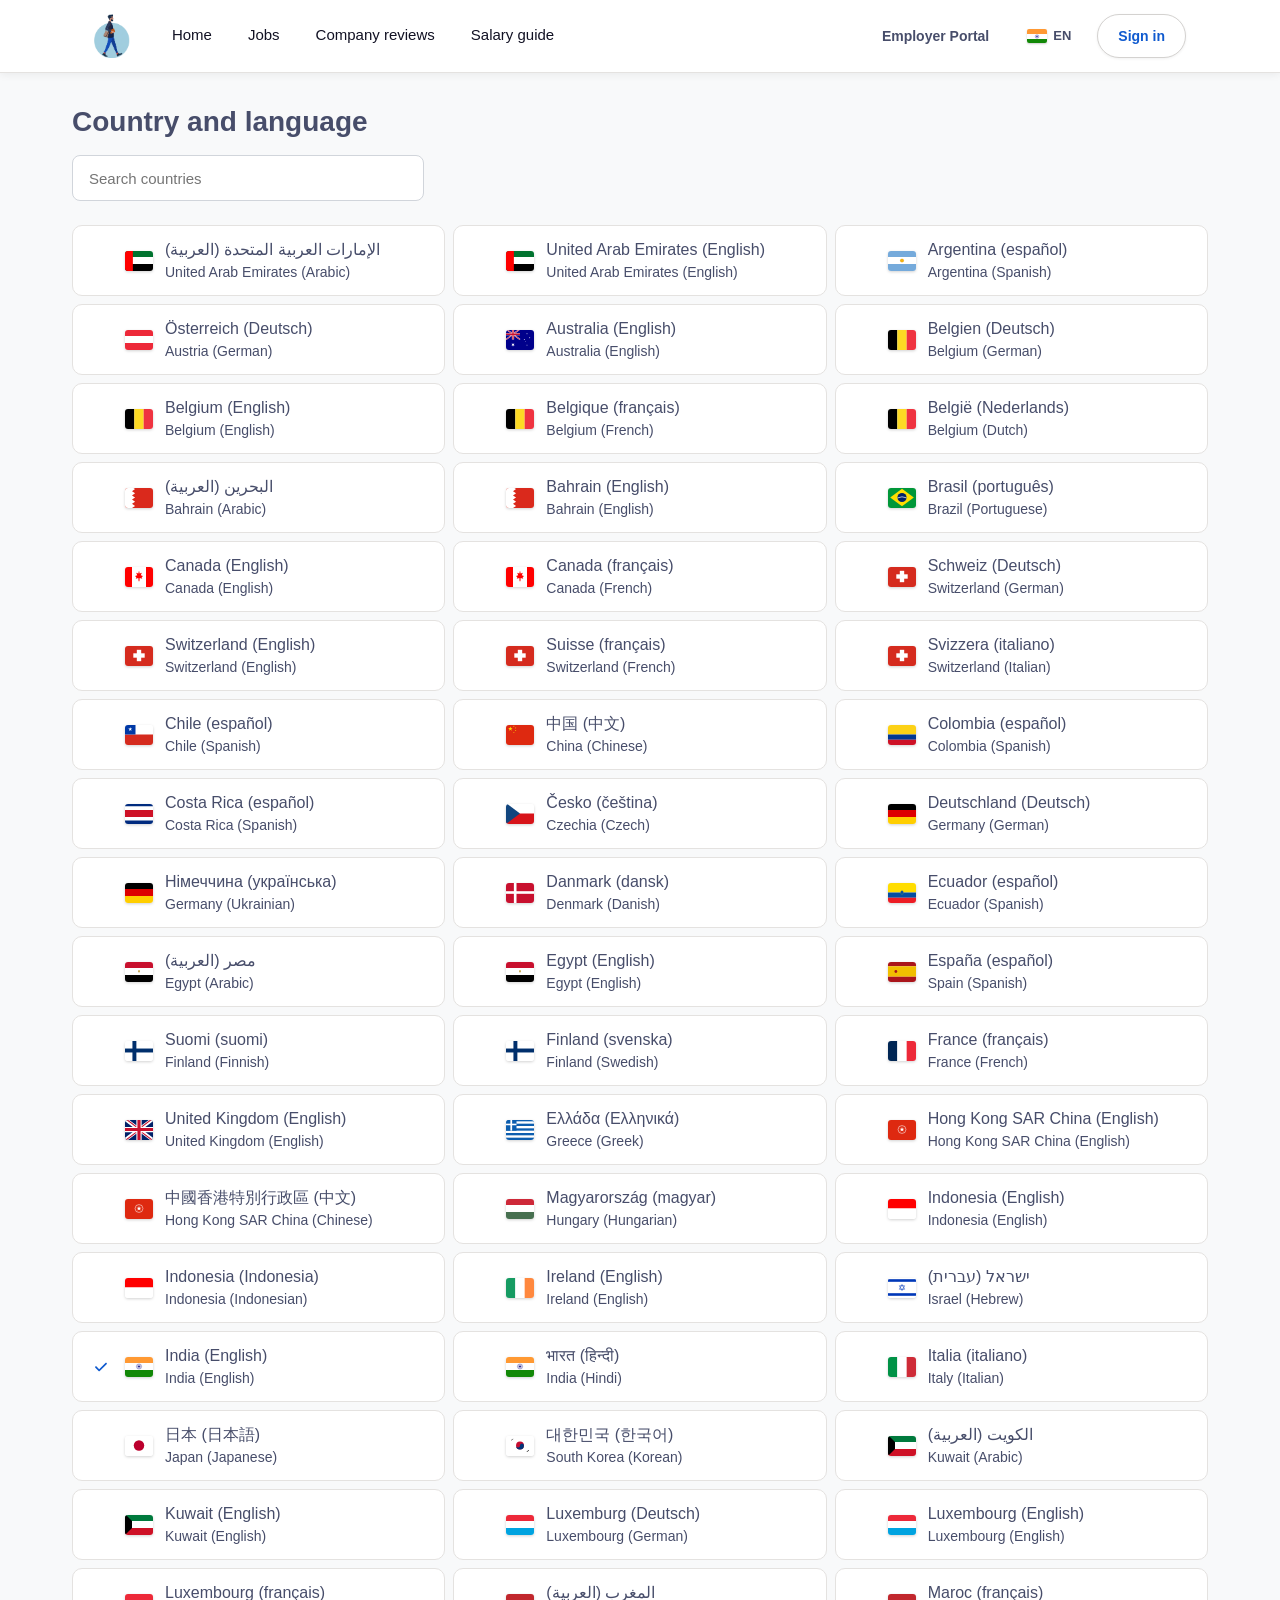
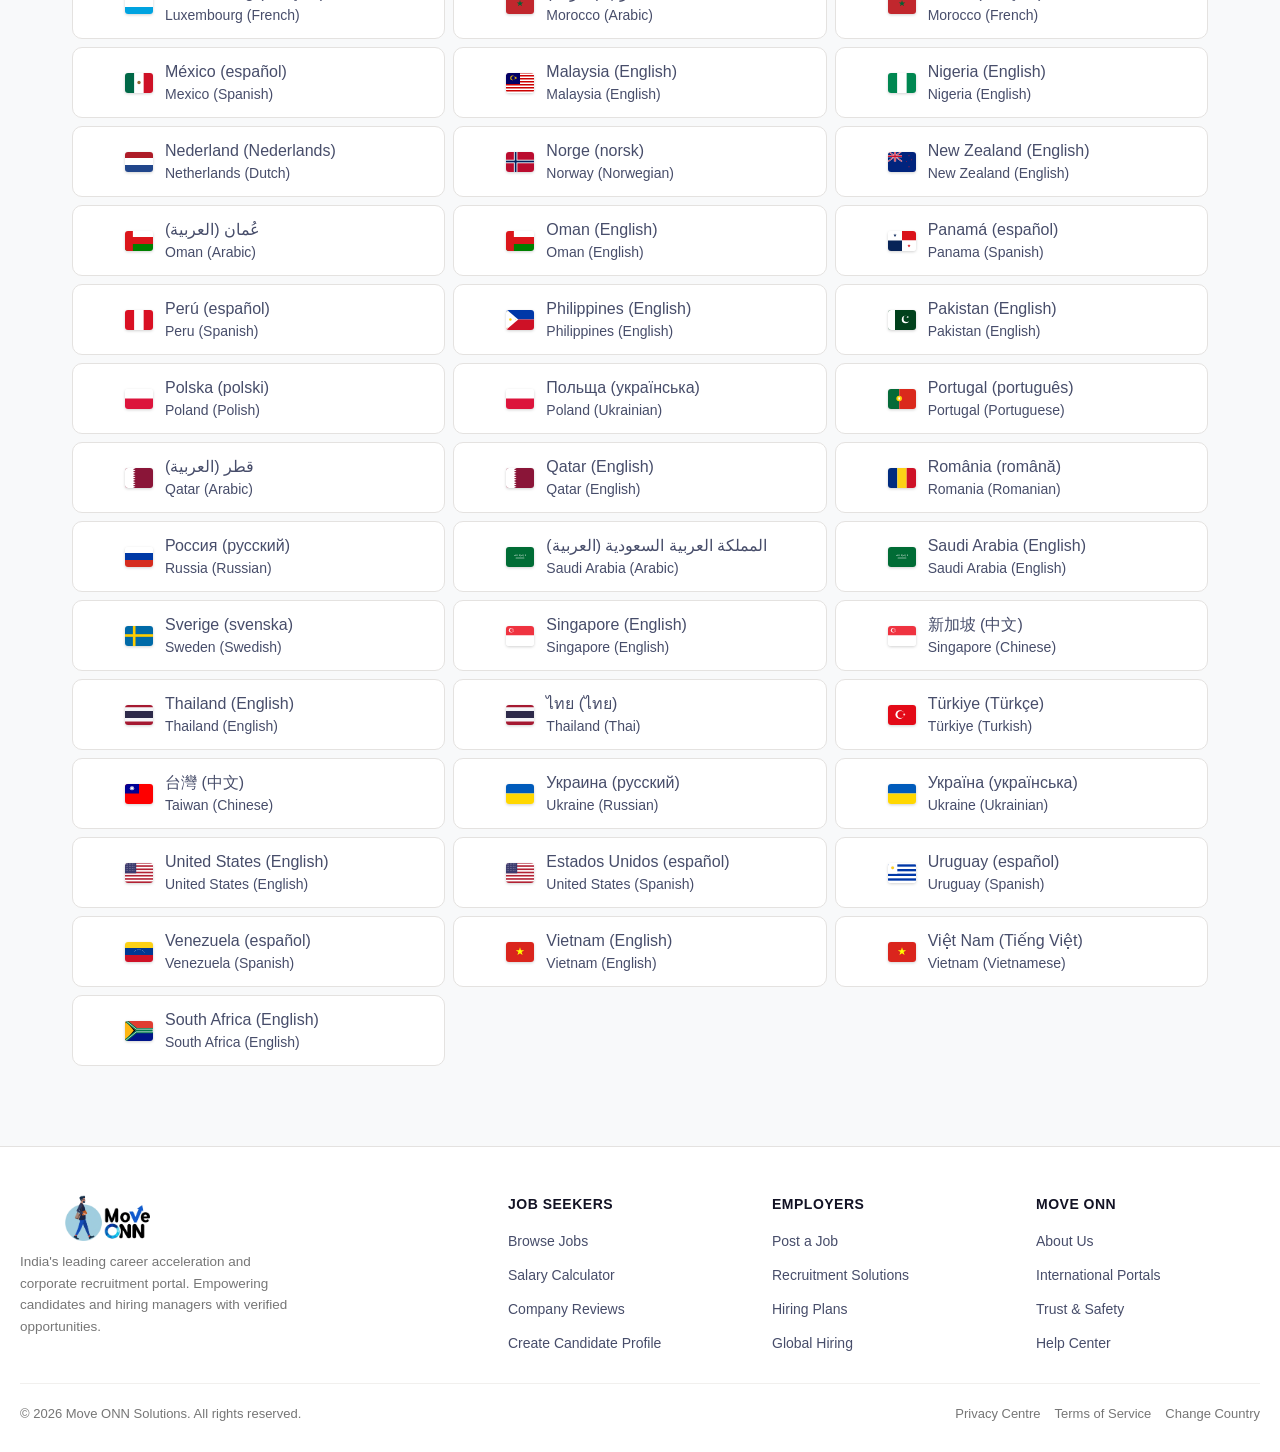
<file: countries.html>
<!DOCTYPE html>
<html lang="en">
<head>
  <meta charset="UTF-8">
  <meta name="viewport" content="width=device-width, initial-scale=1.0, maximum-scale=1.0, user-scalable=no, viewport-fit=cover">
  <title>Worldwide International Job Portals - Move ONN Consultancy</title>
  <meta name="description" content="Explore Move ONN career networks and recruitment solutions across the Americas, Europe, Asia Pacific, and the Middle East.">
  <link rel="icon" href="assets/images/moveonn-icon.png" type="image/png">

  <!-- Local Offline CSS Engine (Strictly Modular, Zero External CDN) -->
  <link rel="stylesheet" href="css/bootstrap.min.css">
  <link rel="stylesheet" href="css/common.css">
  <link rel="stylesheet" href="css/header.css">
  <link rel="stylesheet" href="css/countries.css">
  <link rel="stylesheet" href="css/footer.css">

  <!-- Instant Pre-Hydration & Zero-FOUC Engine -->
  <script>
    (function() {
      try {
        var c = localStorage.getItem('jt_country') || 'IN';
        var l = localStorage.getItem('jt_lang') || 'en';
        window.handleAvatarClick = window.handleAvatarClick || function(e) {
                if (e) { e.preventDefault(); e.stopPropagation(); }
                var d = document.getElementById('jtUserDropdown');
                if (d) { d.classList.toggle('is-open'); }
                else { window.location.href = 'profile.html'; }
              };
              window.openAuthModal = window.openAuthModal || function(tab) {
                var modal = document.getElementById('jtAuthModal');
                if (modal) { modal.classList.add('is-open'); }
              };
              var u = localStorage.getItem('moveonn_user') || null;
        document.documentElement.setAttribute('data-country', c);
        document.documentElement.setAttribute('data-lang', l);
        document.documentElement.setAttribute('lang', l);
        if (u) {
          document.documentElement.classList.add('jt-user-logged-in');
        }
      } catch(e) {}
    })();
  </script>
</head>
<body class="page-countries">

  <!-- ==========================================================================
       1. Single Unified Responsive Navbar (Complies with PROJECT_STANDARDS.md)
       ========================================================================== -->
  <header class="jt-header">
    <div class="container jt-navbar">
      
      <!-- Brand Logo (Pure clickable link, zero inline event cancellation) -->
      <a href="index.html" class="jt-brand" aria-label="Move ONN Home">
        <img src="assets/images/moveonn-icon.png" alt="Move ONN" class="jt-logo">
      </a>

      <!-- Desktop Navigation Menu (Visible >= 992px) -->
      <nav class="jt-nav-menu" aria-label="Main Navigation">
        <ul class="jt-nav-list">
          <li><a href="index.html" class="jt-nav-item">Home</a></li>
          <li><a href="jobs.html" class="jt-nav-item">Jobs</a></li>
          <li><a href="companies.html" class="jt-nav-item">Company reviews</a></li>
          <li><a href="salaries.html" class="jt-nav-item">Salary guide</a></li>
        </ul>
      </nav>

      <!-- Right Action Area -->
      <div class="jt-nav-actions">
        <a href="hire.html" class="jt-btn-hire">Employer Portal</a>
        <!-- Country Selector -->
        <a href="countries.html" class="jt-action-country" aria-label="Change country">
          <span class="jt-flag"><img src="assets/flags/in.svg" alt="India" class="jt-nav-flag-img"></span> <span class="jt-lang">En</span>
        </a>
        <script>
          (function(){
            try {
              var f = localStorage.getItem('jt_flag');
              var l = localStorage.getItem('jt_lang');
              if (f) {
                var el = document.currentScript.previousElementSibling.querySelector('.jt-nav-flag-img');
                if (el) el.src = f;
              }
              if (l) {
                var tl = document.currentScript.previousElementSibling.querySelector('.jt-lang');
                if (tl) tl.textContent = l.toUpperCase();
              }
            } catch(e){}
          })();
        </script>

        <!-- Dynamic Auth Button (Sign In Button / Profile Avatar) -->
        <div id="jtAuthButtonContainer">
          <button type="button" class="jt-btn-signin-nav" onclick="window.openAuthModal('signin')">
            Sign in
          </button>
        </div>
        <script>
          (function(){
            try {
              var u = localStorage.getItem('moveonn_user') || null;
              if (u) {
                var user = JSON.parse(u);
                var email = (user && user.email) ? user.email.toLowerCase().trim() : '';
                var safeEmail = email ? email.replace(/[^a-z0-9]/g, '_') : '';
                var cImg = null;
                if (safeEmail) {
                  cImg = localStorage.getItem('jt_user_avatar_img__' + safeEmail);
                }
                if (!cImg && email) {
                  cImg = localStorage.getItem('jt_user_avatar_img__' + email);
                }
                if (!cImg) {
                  cImg = localStorage.getItem('jt_user_avatar_img') || (user ? user.avatar : null);
                }
                var avatarInner = cImg 
                  ? '<img src="' + cImg + '" alt="' + (user.name || '') + '" style="width:100%; height:100%; object-fit:cover; border-radius:50%;">'
                  : '<svg viewBox="0 0 24 24" width="22" height="22" fill="#64748b" style="display:block;"><path d="M12 12c2.76 0 5-2.24 5-5s-2.24-5-5-5-5 2.24-5 5 2.24 5 5 5zm0 2c-3.33 0-10 1.67-10 5v3h20v-3c0-3.33-6.67-5-10-5z" /></svg>';
                
                var plan = email ? (localStorage.getItem('jt_user_plan__' + email) || 'free') : 'free';
                var planBadge = '';
                if (plan === 'growth') planBadge = '<span style="margin-left:auto; font-size:10px; padding:2px 6px; background:#004687; color:#fff; border-radius:4px; font-weight:700;">PRO</span>';
                else if (plan === 'enterprise') planBadge = '<span style="margin-left:auto; font-size:10px; padding:2px 6px; background:#004687; color:#fff; border-radius:4px; font-weight:700;">ENTERPRISE</span>';
                
                var c = document.getElementById('jtAuthButtonContainer');
                if (c) {
                  c.innerHTML = '<div class="position-relative">' +
                    '<button type="button" class="jt-user-avatar-btn" id="jtUserAvatarBtn" aria-label="User account menu" aria-expanded="false" onclick="window.handleAvatarClick(event)">' +
                    avatarInner +
                    '</button>' +
                    '<div class="jt-user-dropdown" id="jtUserDropdown">' +
                    '<a href="profile.html" class="jt-user-dropdown-link"><svg width="16" height="16" fill="none" stroke="currentColor" stroke-width="2" viewBox="0 0 24 24"><path d="M20 21v-2a4 4 0 0 0-4-4H8a4 4 0 0 0-4 4v2"></path><circle cx="12" cy="7" r="4"></circle></svg><span>Profile Dashboard</span>' + planBadge + '</a>' +
                    '<a href="jobs.html?tab=saved" class="jt-user-dropdown-link"><svg width="16" height="16" fill="none" stroke="currentColor" stroke-width="2" viewBox="0 0 24 24"><path d="M19 21l-7-5-7 5V5a2 2 0 0 1 2-2h10a2 2 0 0 1 2 2z"></path></svg><span>My Saved Jobs</span></a>' +
                    '<a href="employer-dashboard.html" class="jt-user-dropdown-link"><svg width="16" height="16" fill="none" stroke="currentColor" stroke-width="2" viewBox="0 0 24 24"><rect x="2" y="7" width="20" height="14" rx="2" ry="2"></rect><path d="M16 21V5a2 2 0 0 0-2-2h-4a2 2 0 0 0-2 2v16"></path></svg><span>Employer Portal</span></a>' +
                    '<div class="jt-user-dropdown-divider"></div>' +
                    '<button type="button" class="jt-user-dropdown-signout" onclick="window.performSignOut()"><svg width="16" height="16" fill="none" stroke="currentColor" stroke-width="2" viewBox="0 0 24 24"><path d="M9 21H5a2 2 0 0 1-2-2V5a2 2 0 0 1 2-2h4"></path><polyline points="16 17 21 12 16 7"></polyline><line x1="21" y1="12" x2="9" y2="12"></line></svg><span>Sign out</span></button>' +
                    '</div></div>';
                }
              }
            } catch(e) {}
          })();
        </script>

        <!-- Mobile Hamburger Toggle (Strictly hidden >= 992px) -->
        <button type="button" class="jt-burger-btn" id="jtBurgerBtn" aria-label="Toggle navigation menu" aria-expanded="false">
          <span class="jt-burger-line"></span>
          <span class="jt-burger-line"></span>
          <span class="jt-burger-line"></span>
        </button>
      </div>

    </div>

    <!-- Mobile Off-Canvas Drawer (Unified within same component) -->
    <div class="jt-mobile-drawer" id="jtMobileDrawer">
      <div class="jt-drawer-backdrop" id="jtDrawerBackdrop"></div>
      <div class="jt-drawer-panel">
        <div class="jt-drawer-header">
          <img src="assets/images/moveonn-icon.png" alt="Move ONN" class="jt-logo-sm">
          <button type="button" class="jt-drawer-close" id="jtDrawerCloseBtn" aria-label="Close menu">&times;</button>
        </div>
        <div class="jt-drawer-body">
          <!-- Injected Mobile Auth Profile or Sign-in button -->
          <div id="jtDrawerAuthSection" class="jt-drawer-auth"></div>
          
          <ul class="jt-drawer-links">
            <li><a href="index.html" class="jt-drawer-link"><span>Home</span> <svg width="16" height="16" fill="none" stroke="currentColor" stroke-width="2" viewBox="0 0 24 24"><polyline points="9 18 15 12 9 6"></polyline></svg></a></li>
            <li><a href="jobs.html" class="jt-drawer-link"><span>Jobs</span> <svg width="16" height="16" fill="none" stroke="currentColor" stroke-width="2" viewBox="0 0 24 24"><polyline points="9 18 15 12 9 6"></polyline></svg></a></li>
            <li><a href="companies.html" class="jt-drawer-link"><span>Company reviews</span> <svg width="16" height="16" fill="none" stroke="currentColor" stroke-width="2" viewBox="0 0 24 24"><polyline points="9 18 15 12 9 6"></polyline></svg></a></li>
            <li><a href="salaries.html" class="jt-drawer-link"><span>Salary guide</span> <svg width="16" height="16" fill="none" stroke="currentColor" stroke-width="2" viewBox="0 0 24 24"><polyline points="9 18 15 12 9 6"></polyline></svg></a></li>
            <li class="jt-drawer-divider"></li>
            <li><a href="hire.html#pricing" class="jt-drawer-link"><span>Pricing &amp; Plans</span> <svg width="16" height="16" fill="none" stroke="currentColor" stroke-width="2" viewBox="0 0 24 24"><polyline points="9 18 15 12 9 6"></polyline></svg></a></li>
            <li class="jt-drawer-divider"></li>
            <li><a href="countries.html" class="jt-drawer-link active"><span>Change country: India <img src="assets/flags/in.svg" alt="India" class="jt-nav-flag-img" style="margin-left:6px;"></span> <svg width="16" height="16" fill="none" stroke="currentColor" stroke-width="2" viewBox="0 0 24 24"><polyline points="9 18 15 12 9 6"></polyline></svg></a></li>
          </ul>
        </div>
      </div>
    </div>
  </header>

  <!-- ==========================================================================
       2. Main Content: Worldwide Country & Language Selector
       ========================================================================== -->
  <main id="main" class="jt-main">
    <div id="worldwide-Main">
      <div class="css-1ppyh6m">
        <div class="css-1p6vepg eu4oa1w0">
          <div class="css-tc8oki eu4oa1w0">
            <h1 class="css-65g93j e1tiznh50">Country and language</h1>
            
            <div class="css-1sem0m5 eu4oa1w0">
              <div class="css-1a5c5o6 e1ttgm5y0">
                <label for="worldwide-search" class="css-10g55w1 es2vvo70">
                  <span class="css-8u2krs esbq1260">Search countries and languages</span>
                </label>
                <span class="css-1bd60rl e6fjgti1">
                  <input aria-invalid="false" id="worldwide-search" type="search" placeholder="Search countries" class="css-16cerhe e1jgz0i3" value="" autocomplete="off">
                </span>
                <div id="ifl-FormField-errorText-_R_aq_" class="css-u74ql7 eu4oa1w0"></div>
              </div>
            </div>

            <span data-testid="search-results-live" class="css-8u2krs esbq1260" aria-live="polite" aria-atomic="true"></span>

            <ul role="listbox" tabindex="0" aria-label="Country and language options" class="css-19oygcl e1kyujov0">
          <li id="country_item_0" role="option" aria-selected="false" class="css-1hxo85y eyrz3l11 jt-country-item" data-country="AE" data-lang="ar" data-name="الإمارات العربية المتحدة (العربية)" data-flag="assets/flags/ae.svg">
            <div class="css-1syq5dt e37uo190">
              <svg xmlns="http://www.w3.org/2000/svg" focusable="false" role="img" fill="currentColor" viewBox="0 0 24 24" aria-hidden="true" class="css-fqr35q eac13zx0"><path d="M9.55 14.947l8.367-8.368c.228-.228.495-.342.802-.342.306 0 .574.114.802.342.227.228.341.498.341.811 0 .313-.113.584-.341.812l-9.17 9.188a1.098 1.098 0 01-.801.341c-.307 0-.574-.114-.802-.341L4.46 13.102a1.076 1.076 0 01-.332-.812c.006-.313.123-.583.351-.81.228-.229.499-.343.811-.343.313 0 .584.114.812.342l3.448 3.468z"></path></svg>
            </div>
            <div class="css-hxdlae e37uo190">
              <img src="assets/flags/ae.svg" alt="AE" class="jt-country-flag" width="28" height="20">
            </div>
            <span class="css-q2addn e37uo190">
              <span class="css-u74ql7 eu4oa1w0">
                <span class="css-1n097na e1wnkr790">الإمارات العربية المتحدة (العربية)</span>
                <span class="css-14d01z5 e1wnkr790">United Arab Emirates (Arabic)</span>
              </span>
            </span>
          </li>
          <li id="country_item_1" role="option" aria-selected="false" class="css-1hxo85y eyrz3l11 jt-country-item" data-country="AE" data-lang="en" data-name="United Arab Emirates (English)" data-flag="assets/flags/ae.svg">
            <div class="css-1syq5dt e37uo190">
              <svg xmlns="http://www.w3.org/2000/svg" focusable="false" role="img" fill="currentColor" viewBox="0 0 24 24" aria-hidden="true" class="css-fqr35q eac13zx0"><path d="M9.55 14.947l8.367-8.368c.228-.228.495-.342.802-.342.306 0 .574.114.802.342.227.228.341.498.341.811 0 .313-.113.584-.341.812l-9.17 9.188a1.098 1.098 0 01-.801.341c-.307 0-.574-.114-.802-.341L4.46 13.102a1.076 1.076 0 01-.332-.812c.006-.313.123-.583.351-.81.228-.229.499-.343.811-.343.313 0 .584.114.812.342l3.448 3.468z"></path></svg>
            </div>
            <div class="css-hxdlae e37uo190">
              <img src="assets/flags/ae.svg" alt="AE" class="jt-country-flag" width="28" height="20">
            </div>
            <span class="css-q2addn e37uo190">
              <span class="css-u74ql7 eu4oa1w0">
                <span class="css-1n097na e1wnkr790">United Arab Emirates (English)</span>
                <span class="css-14d01z5 e1wnkr790">United Arab Emirates (English)</span>
              </span>
            </span>
          </li>
          <li id="country_item_2" role="option" aria-selected="false" class="css-1hxo85y eyrz3l11 jt-country-item" data-country="AR" data-lang="es" data-name="Argentina (español)" data-flag="assets/flags/ar.svg">
            <div class="css-1syq5dt e37uo190">
              <svg xmlns="http://www.w3.org/2000/svg" focusable="false" role="img" fill="currentColor" viewBox="0 0 24 24" aria-hidden="true" class="css-fqr35q eac13zx0"><path d="M9.55 14.947l8.367-8.368c.228-.228.495-.342.802-.342.306 0 .574.114.802.342.227.228.341.498.341.811 0 .313-.113.584-.341.812l-9.17 9.188a1.098 1.098 0 01-.801.341c-.307 0-.574-.114-.802-.341L4.46 13.102a1.076 1.076 0 01-.332-.812c.006-.313.123-.583.351-.81.228-.229.499-.343.811-.343.313 0 .584.114.812.342l3.448 3.468z"></path></svg>
            </div>
            <div class="css-hxdlae e37uo190">
              <img src="assets/flags/ar.svg" alt="AR" class="jt-country-flag" width="28" height="20">
            </div>
            <span class="css-q2addn e37uo190">
              <span class="css-u74ql7 eu4oa1w0">
                <span class="css-1n097na e1wnkr790">Argentina (español)</span>
                <span class="css-14d01z5 e1wnkr790">Argentina (Spanish)</span>
              </span>
            </span>
          </li>
          <li id="country_item_3" role="option" aria-selected="false" class="css-1hxo85y eyrz3l11 jt-country-item" data-country="AT" data-lang="de" data-name="Österreich (Deutsch)" data-flag="assets/flags/at.svg">
            <div class="css-1syq5dt e37uo190">
              <svg xmlns="http://www.w3.org/2000/svg" focusable="false" role="img" fill="currentColor" viewBox="0 0 24 24" aria-hidden="true" class="css-fqr35q eac13zx0"><path d="M9.55 14.947l8.367-8.368c.228-.228.495-.342.802-.342.306 0 .574.114.802.342.227.228.341.498.341.811 0 .313-.113.584-.341.812l-9.17 9.188a1.098 1.098 0 01-.801.341c-.307 0-.574-.114-.802-.341L4.46 13.102a1.076 1.076 0 01-.332-.812c.006-.313.123-.583.351-.81.228-.229.499-.343.811-.343.313 0 .584.114.812.342l3.448 3.468z"></path></svg>
            </div>
            <div class="css-hxdlae e37uo190">
              <img src="assets/flags/at.svg" alt="AT" class="jt-country-flag" width="28" height="20">
            </div>
            <span class="css-q2addn e37uo190">
              <span class="css-u74ql7 eu4oa1w0">
                <span class="css-1n097na e1wnkr790">Österreich (Deutsch)</span>
                <span class="css-14d01z5 e1wnkr790">Austria (German)</span>
              </span>
            </span>
          </li>
          <li id="country_item_4" role="option" aria-selected="false" class="css-1hxo85y eyrz3l11 jt-country-item" data-country="AU" data-lang="en" data-name="Australia (English)" data-flag="assets/flags/au.svg">
            <div class="css-1syq5dt e37uo190">
              <svg xmlns="http://www.w3.org/2000/svg" focusable="false" role="img" fill="currentColor" viewBox="0 0 24 24" aria-hidden="true" class="css-fqr35q eac13zx0"><path d="M9.55 14.947l8.367-8.368c.228-.228.495-.342.802-.342.306 0 .574.114.802.342.227.228.341.498.341.811 0 .313-.113.584-.341.812l-9.17 9.188a1.098 1.098 0 01-.801.341c-.307 0-.574-.114-.802-.341L4.46 13.102a1.076 1.076 0 01-.332-.812c.006-.313.123-.583.351-.81.228-.229.499-.343.811-.343.313 0 .584.114.812.342l3.448 3.468z"></path></svg>
            </div>
            <div class="css-hxdlae e37uo190">
              <img src="assets/flags/au.svg" alt="AU" class="jt-country-flag" width="28" height="20">
            </div>
            <span class="css-q2addn e37uo190">
              <span class="css-u74ql7 eu4oa1w0">
                <span class="css-1n097na e1wnkr790">Australia (English)</span>
                <span class="css-14d01z5 e1wnkr790">Australia (English)</span>
              </span>
            </span>
          </li>
          <li id="country_item_5" role="option" aria-selected="false" class="css-1hxo85y eyrz3l11 jt-country-item" data-country="BE" data-lang="de" data-name="Belgien (Deutsch)" data-flag="assets/flags/be.svg">
            <div class="css-1syq5dt e37uo190">
              <svg xmlns="http://www.w3.org/2000/svg" focusable="false" role="img" fill="currentColor" viewBox="0 0 24 24" aria-hidden="true" class="css-fqr35q eac13zx0"><path d="M9.55 14.947l8.367-8.368c.228-.228.495-.342.802-.342.306 0 .574.114.802.342.227.228.341.498.341.811 0 .313-.113.584-.341.812l-9.17 9.188a1.098 1.098 0 01-.801.341c-.307 0-.574-.114-.802-.341L4.46 13.102a1.076 1.076 0 01-.332-.812c.006-.313.123-.583.351-.81.228-.229.499-.343.811-.343.313 0 .584.114.812.342l3.448 3.468z"></path></svg>
            </div>
            <div class="css-hxdlae e37uo190">
              <img src="assets/flags/be.svg" alt="BE" class="jt-country-flag" width="28" height="20">
            </div>
            <span class="css-q2addn e37uo190">
              <span class="css-u74ql7 eu4oa1w0">
                <span class="css-1n097na e1wnkr790">Belgien (Deutsch)</span>
                <span class="css-14d01z5 e1wnkr790">Belgium (German)</span>
              </span>
            </span>
          </li>
          <li id="country_item_6" role="option" aria-selected="false" class="css-1hxo85y eyrz3l11 jt-country-item" data-country="BE" data-lang="en" data-name="Belgium (English)" data-flag="assets/flags/be.svg">
            <div class="css-1syq5dt e37uo190">
              <svg xmlns="http://www.w3.org/2000/svg" focusable="false" role="img" fill="currentColor" viewBox="0 0 24 24" aria-hidden="true" class="css-fqr35q eac13zx0"><path d="M9.55 14.947l8.367-8.368c.228-.228.495-.342.802-.342.306 0 .574.114.802.342.227.228.341.498.341.811 0 .313-.113.584-.341.812l-9.17 9.188a1.098 1.098 0 01-.801.341c-.307 0-.574-.114-.802-.341L4.46 13.102a1.076 1.076 0 01-.332-.812c.006-.313.123-.583.351-.81.228-.229.499-.343.811-.343.313 0 .584.114.812.342l3.448 3.468z"></path></svg>
            </div>
            <div class="css-hxdlae e37uo190">
              <img src="assets/flags/be.svg" alt="BE" class="jt-country-flag" width="28" height="20">
            </div>
            <span class="css-q2addn e37uo190">
              <span class="css-u74ql7 eu4oa1w0">
                <span class="css-1n097na e1wnkr790">Belgium (English)</span>
                <span class="css-14d01z5 e1wnkr790">Belgium (English)</span>
              </span>
            </span>
          </li>
          <li id="country_item_7" role="option" aria-selected="false" class="css-1hxo85y eyrz3l11 jt-country-item" data-country="BE" data-lang="fr" data-name="Belgique (français)" data-flag="assets/flags/be.svg">
            <div class="css-1syq5dt e37uo190">
              <svg xmlns="http://www.w3.org/2000/svg" focusable="false" role="img" fill="currentColor" viewBox="0 0 24 24" aria-hidden="true" class="css-fqr35q eac13zx0"><path d="M9.55 14.947l8.367-8.368c.228-.228.495-.342.802-.342.306 0 .574.114.802.342.227.228.341.498.341.811 0 .313-.113.584-.341.812l-9.17 9.188a1.098 1.098 0 01-.801.341c-.307 0-.574-.114-.802-.341L4.46 13.102a1.076 1.076 0 01-.332-.812c.006-.313.123-.583.351-.81.228-.229.499-.343.811-.343.313 0 .584.114.812.342l3.448 3.468z"></path></svg>
            </div>
            <div class="css-hxdlae e37uo190">
              <img src="assets/flags/be.svg" alt="BE" class="jt-country-flag" width="28" height="20">
            </div>
            <span class="css-q2addn e37uo190">
              <span class="css-u74ql7 eu4oa1w0">
                <span class="css-1n097na e1wnkr790">Belgique (français)</span>
                <span class="css-14d01z5 e1wnkr790">Belgium (French)</span>
              </span>
            </span>
          </li>
          <li id="country_item_8" role="option" aria-selected="false" class="css-1hxo85y eyrz3l11 jt-country-item" data-country="BE" data-lang="nl" data-name="België (Nederlands)" data-flag="assets/flags/be.svg">
            <div class="css-1syq5dt e37uo190">
              <svg xmlns="http://www.w3.org/2000/svg" focusable="false" role="img" fill="currentColor" viewBox="0 0 24 24" aria-hidden="true" class="css-fqr35q eac13zx0"><path d="M9.55 14.947l8.367-8.368c.228-.228.495-.342.802-.342.306 0 .574.114.802.342.227.228.341.498.341.811 0 .313-.113.584-.341.812l-9.17 9.188a1.098 1.098 0 01-.801.341c-.307 0-.574-.114-.802-.341L4.46 13.102a1.076 1.076 0 01-.332-.812c.006-.313.123-.583.351-.81.228-.229.499-.343.811-.343.313 0 .584.114.812.342l3.448 3.468z"></path></svg>
            </div>
            <div class="css-hxdlae e37uo190">
              <img src="assets/flags/be.svg" alt="BE" class="jt-country-flag" width="28" height="20">
            </div>
            <span class="css-q2addn e37uo190">
              <span class="css-u74ql7 eu4oa1w0">
                <span class="css-1n097na e1wnkr790">België (Nederlands)</span>
                <span class="css-14d01z5 e1wnkr790">Belgium (Dutch)</span>
              </span>
            </span>
          </li>
          <li id="country_item_9" role="option" aria-selected="false" class="css-1hxo85y eyrz3l11 jt-country-item" data-country="BH" data-lang="ar" data-name="البحرين (العربية)" data-flag="assets/flags/bh.svg">
            <div class="css-1syq5dt e37uo190">
              <svg xmlns="http://www.w3.org/2000/svg" focusable="false" role="img" fill="currentColor" viewBox="0 0 24 24" aria-hidden="true" class="css-fqr35q eac13zx0"><path d="M9.55 14.947l8.367-8.368c.228-.228.495-.342.802-.342.306 0 .574.114.802.342.227.228.341.498.341.811 0 .313-.113.584-.341.812l-9.17 9.188a1.098 1.098 0 01-.801.341c-.307 0-.574-.114-.802-.341L4.46 13.102a1.076 1.076 0 01-.332-.812c.006-.313.123-.583.351-.81.228-.229.499-.343.811-.343.313 0 .584.114.812.342l3.448 3.468z"></path></svg>
            </div>
            <div class="css-hxdlae e37uo190">
              <img src="assets/flags/bh.svg" alt="BH" class="jt-country-flag" width="28" height="20">
            </div>
            <span class="css-q2addn e37uo190">
              <span class="css-u74ql7 eu4oa1w0">
                <span class="css-1n097na e1wnkr790">البحرين (العربية)</span>
                <span class="css-14d01z5 e1wnkr790">Bahrain (Arabic)</span>
              </span>
            </span>
          </li>
          <li id="country_item_10" role="option" aria-selected="false" class="css-1hxo85y eyrz3l11 jt-country-item" data-country="BH" data-lang="en" data-name="Bahrain (English)" data-flag="assets/flags/bh.svg">
            <div class="css-1syq5dt e37uo190">
              <svg xmlns="http://www.w3.org/2000/svg" focusable="false" role="img" fill="currentColor" viewBox="0 0 24 24" aria-hidden="true" class="css-fqr35q eac13zx0"><path d="M9.55 14.947l8.367-8.368c.228-.228.495-.342.802-.342.306 0 .574.114.802.342.227.228.341.498.341.811 0 .313-.113.584-.341.812l-9.17 9.188a1.098 1.098 0 01-.801.341c-.307 0-.574-.114-.802-.341L4.46 13.102a1.076 1.076 0 01-.332-.812c.006-.313.123-.583.351-.81.228-.229.499-.343.811-.343.313 0 .584.114.812.342l3.448 3.468z"></path></svg>
            </div>
            <div class="css-hxdlae e37uo190">
              <img src="assets/flags/bh.svg" alt="BH" class="jt-country-flag" width="28" height="20">
            </div>
            <span class="css-q2addn e37uo190">
              <span class="css-u74ql7 eu4oa1w0">
                <span class="css-1n097na e1wnkr790">Bahrain (English)</span>
                <span class="css-14d01z5 e1wnkr790">Bahrain (English)</span>
              </span>
            </span>
          </li>
          <li id="country_item_11" role="option" aria-selected="false" class="css-1hxo85y eyrz3l11 jt-country-item" data-country="BR" data-lang="pt" data-name="Brasil (português)" data-flag="assets/flags/br.svg">
            <div class="css-1syq5dt e37uo190">
              <svg xmlns="http://www.w3.org/2000/svg" focusable="false" role="img" fill="currentColor" viewBox="0 0 24 24" aria-hidden="true" class="css-fqr35q eac13zx0"><path d="M9.55 14.947l8.367-8.368c.228-.228.495-.342.802-.342.306 0 .574.114.802.342.227.228.341.498.341.811 0 .313-.113.584-.341.812l-9.17 9.188a1.098 1.098 0 01-.801.341c-.307 0-.574-.114-.802-.341L4.46 13.102a1.076 1.076 0 01-.332-.812c.006-.313.123-.583.351-.81.228-.229.499-.343.811-.343.313 0 .584.114.812.342l3.448 3.468z"></path></svg>
            </div>
            <div class="css-hxdlae e37uo190">
              <img src="assets/flags/br.svg" alt="BR" class="jt-country-flag" width="28" height="20">
            </div>
            <span class="css-q2addn e37uo190">
              <span class="css-u74ql7 eu4oa1w0">
                <span class="css-1n097na e1wnkr790">Brasil (português)</span>
                <span class="css-14d01z5 e1wnkr790">Brazil (Portuguese)</span>
              </span>
            </span>
          </li>
          <li id="country_item_12" role="option" aria-selected="false" class="css-1hxo85y eyrz3l11 jt-country-item" data-country="CA" data-lang="en" data-name="Canada (English)" data-flag="assets/flags/ca.svg">
            <div class="css-1syq5dt e37uo190">
              <svg xmlns="http://www.w3.org/2000/svg" focusable="false" role="img" fill="currentColor" viewBox="0 0 24 24" aria-hidden="true" class="css-fqr35q eac13zx0"><path d="M9.55 14.947l8.367-8.368c.228-.228.495-.342.802-.342.306 0 .574.114.802.342.227.228.341.498.341.811 0 .313-.113.584-.341.812l-9.17 9.188a1.098 1.098 0 01-.801.341c-.307 0-.574-.114-.802-.341L4.46 13.102a1.076 1.076 0 01-.332-.812c.006-.313.123-.583.351-.81.228-.229.499-.343.811-.343.313 0 .584.114.812.342l3.448 3.468z"></path></svg>
            </div>
            <div class="css-hxdlae e37uo190">
              <img src="assets/flags/ca.svg" alt="CA" class="jt-country-flag" width="28" height="20">
            </div>
            <span class="css-q2addn e37uo190">
              <span class="css-u74ql7 eu4oa1w0">
                <span class="css-1n097na e1wnkr790">Canada (English)</span>
                <span class="css-14d01z5 e1wnkr790">Canada (English)</span>
              </span>
            </span>
          </li>
          <li id="country_item_13" role="option" aria-selected="false" class="css-1hxo85y eyrz3l11 jt-country-item" data-country="CA" data-lang="fr" data-name="Canada (français)" data-flag="assets/flags/ca.svg">
            <div class="css-1syq5dt e37uo190">
              <svg xmlns="http://www.w3.org/2000/svg" focusable="false" role="img" fill="currentColor" viewBox="0 0 24 24" aria-hidden="true" class="css-fqr35q eac13zx0"><path d="M9.55 14.947l8.367-8.368c.228-.228.495-.342.802-.342.306 0 .574.114.802.342.227.228.341.498.341.811 0 .313-.113.584-.341.812l-9.17 9.188a1.098 1.098 0 01-.801.341c-.307 0-.574-.114-.802-.341L4.46 13.102a1.076 1.076 0 01-.332-.812c.006-.313.123-.583.351-.81.228-.229.499-.343.811-.343.313 0 .584.114.812.342l3.448 3.468z"></path></svg>
            </div>
            <div class="css-hxdlae e37uo190">
              <img src="assets/flags/ca.svg" alt="CA" class="jt-country-flag" width="28" height="20">
            </div>
            <span class="css-q2addn e37uo190">
              <span class="css-u74ql7 eu4oa1w0">
                <span class="css-1n097na e1wnkr790">Canada (français)</span>
                <span class="css-14d01z5 e1wnkr790">Canada (French)</span>
              </span>
            </span>
          </li>
          <li id="country_item_14" role="option" aria-selected="false" class="css-1hxo85y eyrz3l11 jt-country-item" data-country="CH" data-lang="de" data-name="Schweiz (Deutsch)" data-flag="assets/flags/ch.svg">
            <div class="css-1syq5dt e37uo190">
              <svg xmlns="http://www.w3.org/2000/svg" focusable="false" role="img" fill="currentColor" viewBox="0 0 24 24" aria-hidden="true" class="css-fqr35q eac13zx0"><path d="M9.55 14.947l8.367-8.368c.228-.228.495-.342.802-.342.306 0 .574.114.802.342.227.228.341.498.341.811 0 .313-.113.584-.341.812l-9.17 9.188a1.098 1.098 0 01-.801.341c-.307 0-.574-.114-.802-.341L4.46 13.102a1.076 1.076 0 01-.332-.812c.006-.313.123-.583.351-.81.228-.229.499-.343.811-.343.313 0 .584.114.812.342l3.448 3.468z"></path></svg>
            </div>
            <div class="css-hxdlae e37uo190">
              <img src="assets/flags/ch.svg" alt="CH" class="jt-country-flag" width="28" height="20">
            </div>
            <span class="css-q2addn e37uo190">
              <span class="css-u74ql7 eu4oa1w0">
                <span class="css-1n097na e1wnkr790">Schweiz (Deutsch)</span>
                <span class="css-14d01z5 e1wnkr790">Switzerland (German)</span>
              </span>
            </span>
          </li>
          <li id="country_item_15" role="option" aria-selected="false" class="css-1hxo85y eyrz3l11 jt-country-item" data-country="CH" data-lang="en" data-name="Switzerland (English)" data-flag="assets/flags/ch.svg">
            <div class="css-1syq5dt e37uo190">
              <svg xmlns="http://www.w3.org/2000/svg" focusable="false" role="img" fill="currentColor" viewBox="0 0 24 24" aria-hidden="true" class="css-fqr35q eac13zx0"><path d="M9.55 14.947l8.367-8.368c.228-.228.495-.342.802-.342.306 0 .574.114.802.342.227.228.341.498.341.811 0 .313-.113.584-.341.812l-9.17 9.188a1.098 1.098 0 01-.801.341c-.307 0-.574-.114-.802-.341L4.46 13.102a1.076 1.076 0 01-.332-.812c.006-.313.123-.583.351-.81.228-.229.499-.343.811-.343.313 0 .584.114.812.342l3.448 3.468z"></path></svg>
            </div>
            <div class="css-hxdlae e37uo190">
              <img src="assets/flags/ch.svg" alt="CH" class="jt-country-flag" width="28" height="20">
            </div>
            <span class="css-q2addn e37uo190">
              <span class="css-u74ql7 eu4oa1w0">
                <span class="css-1n097na e1wnkr790">Switzerland (English)</span>
                <span class="css-14d01z5 e1wnkr790">Switzerland (English)</span>
              </span>
            </span>
          </li>
          <li id="country_item_16" role="option" aria-selected="false" class="css-1hxo85y eyrz3l11 jt-country-item" data-country="CH" data-lang="fr" data-name="Suisse (français)" data-flag="assets/flags/ch.svg">
            <div class="css-1syq5dt e37uo190">
              <svg xmlns="http://www.w3.org/2000/svg" focusable="false" role="img" fill="currentColor" viewBox="0 0 24 24" aria-hidden="true" class="css-fqr35q eac13zx0"><path d="M9.55 14.947l8.367-8.368c.228-.228.495-.342.802-.342.306 0 .574.114.802.342.227.228.341.498.341.811 0 .313-.113.584-.341.812l-9.17 9.188a1.098 1.098 0 01-.801.341c-.307 0-.574-.114-.802-.341L4.46 13.102a1.076 1.076 0 01-.332-.812c.006-.313.123-.583.351-.81.228-.229.499-.343.811-.343.313 0 .584.114.812.342l3.448 3.468z"></path></svg>
            </div>
            <div class="css-hxdlae e37uo190">
              <img src="assets/flags/ch.svg" alt="CH" class="jt-country-flag" width="28" height="20">
            </div>
            <span class="css-q2addn e37uo190">
              <span class="css-u74ql7 eu4oa1w0">
                <span class="css-1n097na e1wnkr790">Suisse (français)</span>
                <span class="css-14d01z5 e1wnkr790">Switzerland (French)</span>
              </span>
            </span>
          </li>
          <li id="country_item_17" role="option" aria-selected="false" class="css-1hxo85y eyrz3l11 jt-country-item" data-country="CH" data-lang="it" data-name="Svizzera (italiano)" data-flag="assets/flags/ch.svg">
            <div class="css-1syq5dt e37uo190">
              <svg xmlns="http://www.w3.org/2000/svg" focusable="false" role="img" fill="currentColor" viewBox="0 0 24 24" aria-hidden="true" class="css-fqr35q eac13zx0"><path d="M9.55 14.947l8.367-8.368c.228-.228.495-.342.802-.342.306 0 .574.114.802.342.227.228.341.498.341.811 0 .313-.113.584-.341.812l-9.17 9.188a1.098 1.098 0 01-.801.341c-.307 0-.574-.114-.802-.341L4.46 13.102a1.076 1.076 0 01-.332-.812c.006-.313.123-.583.351-.81.228-.229.499-.343.811-.343.313 0 .584.114.812.342l3.448 3.468z"></path></svg>
            </div>
            <div class="css-hxdlae e37uo190">
              <img src="assets/flags/ch.svg" alt="CH" class="jt-country-flag" width="28" height="20">
            </div>
            <span class="css-q2addn e37uo190">
              <span class="css-u74ql7 eu4oa1w0">
                <span class="css-1n097na e1wnkr790">Svizzera (italiano)</span>
                <span class="css-14d01z5 e1wnkr790">Switzerland (Italian)</span>
              </span>
            </span>
          </li>
          <li id="country_item_18" role="option" aria-selected="false" class="css-1hxo85y eyrz3l11 jt-country-item" data-country="CL" data-lang="es" data-name="Chile (español)" data-flag="assets/flags/cl.svg">
            <div class="css-1syq5dt e37uo190">
              <svg xmlns="http://www.w3.org/2000/svg" focusable="false" role="img" fill="currentColor" viewBox="0 0 24 24" aria-hidden="true" class="css-fqr35q eac13zx0"><path d="M9.55 14.947l8.367-8.368c.228-.228.495-.342.802-.342.306 0 .574.114.802.342.227.228.341.498.341.811 0 .313-.113.584-.341.812l-9.17 9.188a1.098 1.098 0 01-.801.341c-.307 0-.574-.114-.802-.341L4.46 13.102a1.076 1.076 0 01-.332-.812c.006-.313.123-.583.351-.81.228-.229.499-.343.811-.343.313 0 .584.114.812.342l3.448 3.468z"></path></svg>
            </div>
            <div class="css-hxdlae e37uo190">
              <img src="assets/flags/cl.svg" alt="CL" class="jt-country-flag" width="28" height="20">
            </div>
            <span class="css-q2addn e37uo190">
              <span class="css-u74ql7 eu4oa1w0">
                <span class="css-1n097na e1wnkr790">Chile (español)</span>
                <span class="css-14d01z5 e1wnkr790">Chile (Spanish)</span>
              </span>
            </span>
          </li>
          <li id="country_item_19" role="option" aria-selected="false" class="css-1hxo85y eyrz3l11 jt-country-item" data-country="CN" data-lang="zh" data-name="中国 (中文)" data-flag="assets/flags/cn.svg">
            <div class="css-1syq5dt e37uo190">
              <svg xmlns="http://www.w3.org/2000/svg" focusable="false" role="img" fill="currentColor" viewBox="0 0 24 24" aria-hidden="true" class="css-fqr35q eac13zx0"><path d="M9.55 14.947l8.367-8.368c.228-.228.495-.342.802-.342.306 0 .574.114.802.342.227.228.341.498.341.811 0 .313-.113.584-.341.812l-9.17 9.188a1.098 1.098 0 01-.801.341c-.307 0-.574-.114-.802-.341L4.46 13.102a1.076 1.076 0 01-.332-.812c.006-.313.123-.583.351-.81.228-.229.499-.343.811-.343.313 0 .584.114.812.342l3.448 3.468z"></path></svg>
            </div>
            <div class="css-hxdlae e37uo190">
              <img src="assets/flags/cn.svg" alt="CN" class="jt-country-flag" width="28" height="20">
            </div>
            <span class="css-q2addn e37uo190">
              <span class="css-u74ql7 eu4oa1w0">
                <span class="css-1n097na e1wnkr790">中国 (中文)</span>
                <span class="css-14d01z5 e1wnkr790">China (Chinese)</span>
              </span>
            </span>
          </li>
          <li id="country_item_20" role="option" aria-selected="false" class="css-1hxo85y eyrz3l11 jt-country-item" data-country="CO" data-lang="es" data-name="Colombia (español)" data-flag="assets/flags/co.svg">
            <div class="css-1syq5dt e37uo190">
              <svg xmlns="http://www.w3.org/2000/svg" focusable="false" role="img" fill="currentColor" viewBox="0 0 24 24" aria-hidden="true" class="css-fqr35q eac13zx0"><path d="M9.55 14.947l8.367-8.368c.228-.228.495-.342.802-.342.306 0 .574.114.802.342.227.228.341.498.341.811 0 .313-.113.584-.341.812l-9.17 9.188a1.098 1.098 0 01-.801.341c-.307 0-.574-.114-.802-.341L4.46 13.102a1.076 1.076 0 01-.332-.812c.006-.313.123-.583.351-.81.228-.229.499-.343.811-.343.313 0 .584.114.812.342l3.448 3.468z"></path></svg>
            </div>
            <div class="css-hxdlae e37uo190">
              <img src="assets/flags/co.svg" alt="CO" class="jt-country-flag" width="28" height="20">
            </div>
            <span class="css-q2addn e37uo190">
              <span class="css-u74ql7 eu4oa1w0">
                <span class="css-1n097na e1wnkr790">Colombia (español)</span>
                <span class="css-14d01z5 e1wnkr790">Colombia (Spanish)</span>
              </span>
            </span>
          </li>
          <li id="country_item_21" role="option" aria-selected="false" class="css-1hxo85y eyrz3l11 jt-country-item" data-country="CR" data-lang="es" data-name="Costa Rica (español)" data-flag="assets/flags/cr.svg">
            <div class="css-1syq5dt e37uo190">
              <svg xmlns="http://www.w3.org/2000/svg" focusable="false" role="img" fill="currentColor" viewBox="0 0 24 24" aria-hidden="true" class="css-fqr35q eac13zx0"><path d="M9.55 14.947l8.367-8.368c.228-.228.495-.342.802-.342.306 0 .574.114.802.342.227.228.341.498.341.811 0 .313-.113.584-.341.812l-9.17 9.188a1.098 1.098 0 01-.801.341c-.307 0-.574-.114-.802-.341L4.46 13.102a1.076 1.076 0 01-.332-.812c.006-.313.123-.583.351-.81.228-.229.499-.343.811-.343.313 0 .584.114.812.342l3.448 3.468z"></path></svg>
            </div>
            <div class="css-hxdlae e37uo190">
              <img src="assets/flags/cr.svg" alt="CR" class="jt-country-flag" width="28" height="20">
            </div>
            <span class="css-q2addn e37uo190">
              <span class="css-u74ql7 eu4oa1w0">
                <span class="css-1n097na e1wnkr790">Costa Rica (español)</span>
                <span class="css-14d01z5 e1wnkr790">Costa Rica (Spanish)</span>
              </span>
            </span>
          </li>
          <li id="country_item_22" role="option" aria-selected="false" class="css-1hxo85y eyrz3l11 jt-country-item" data-country="CZ" data-lang="cs" data-name="Česko (čeština)" data-flag="assets/flags/cz.svg">
            <div class="css-1syq5dt e37uo190">
              <svg xmlns="http://www.w3.org/2000/svg" focusable="false" role="img" fill="currentColor" viewBox="0 0 24 24" aria-hidden="true" class="css-fqr35q eac13zx0"><path d="M9.55 14.947l8.367-8.368c.228-.228.495-.342.802-.342.306 0 .574.114.802.342.227.228.341.498.341.811 0 .313-.113.584-.341.812l-9.17 9.188a1.098 1.098 0 01-.801.341c-.307 0-.574-.114-.802-.341L4.46 13.102a1.076 1.076 0 01-.332-.812c.006-.313.123-.583.351-.81.228-.229.499-.343.811-.343.313 0 .584.114.812.342l3.448 3.468z"></path></svg>
            </div>
            <div class="css-hxdlae e37uo190">
              <img src="assets/flags/cz.svg" alt="CZ" class="jt-country-flag" width="28" height="20">
            </div>
            <span class="css-q2addn e37uo190">
              <span class="css-u74ql7 eu4oa1w0">
                <span class="css-1n097na e1wnkr790">Česko (čeština)</span>
                <span class="css-14d01z5 e1wnkr790">Czechia (Czech)</span>
              </span>
            </span>
          </li>
          <li id="country_item_23" role="option" aria-selected="false" class="css-1hxo85y eyrz3l11 jt-country-item" data-country="DE" data-lang="de" data-name="Deutschland (Deutsch)" data-flag="assets/flags/de.svg">
            <div class="css-1syq5dt e37uo190">
              <svg xmlns="http://www.w3.org/2000/svg" focusable="false" role="img" fill="currentColor" viewBox="0 0 24 24" aria-hidden="true" class="css-fqr35q eac13zx0"><path d="M9.55 14.947l8.367-8.368c.228-.228.495-.342.802-.342.306 0 .574.114.802.342.227.228.341.498.341.811 0 .313-.113.584-.341.812l-9.17 9.188a1.098 1.098 0 01-.801.341c-.307 0-.574-.114-.802-.341L4.46 13.102a1.076 1.076 0 01-.332-.812c.006-.313.123-.583.351-.81.228-.229.499-.343.811-.343.313 0 .584.114.812.342l3.448 3.468z"></path></svg>
            </div>
            <div class="css-hxdlae e37uo190">
              <img src="assets/flags/de.svg" alt="DE" class="jt-country-flag" width="28" height="20">
            </div>
            <span class="css-q2addn e37uo190">
              <span class="css-u74ql7 eu4oa1w0">
                <span class="css-1n097na e1wnkr790">Deutschland (Deutsch)</span>
                <span class="css-14d01z5 e1wnkr790">Germany (German)</span>
              </span>
            </span>
          </li>
          <li id="country_item_24" role="option" aria-selected="false" class="css-1hxo85y eyrz3l11 jt-country-item" data-country="DE" data-lang="uk" data-name="Німеччина (українська)" data-flag="assets/flags/de.svg">
            <div class="css-1syq5dt e37uo190">
              <svg xmlns="http://www.w3.org/2000/svg" focusable="false" role="img" fill="currentColor" viewBox="0 0 24 24" aria-hidden="true" class="css-fqr35q eac13zx0"><path d="M9.55 14.947l8.367-8.368c.228-.228.495-.342.802-.342.306 0 .574.114.802.342.227.228.341.498.341.811 0 .313-.113.584-.341.812l-9.17 9.188a1.098 1.098 0 01-.801.341c-.307 0-.574-.114-.802-.341L4.46 13.102a1.076 1.076 0 01-.332-.812c.006-.313.123-.583.351-.81.228-.229.499-.343.811-.343.313 0 .584.114.812.342l3.448 3.468z"></path></svg>
            </div>
            <div class="css-hxdlae e37uo190">
              <img src="assets/flags/de.svg" alt="DE" class="jt-country-flag" width="28" height="20">
            </div>
            <span class="css-q2addn e37uo190">
              <span class="css-u74ql7 eu4oa1w0">
                <span class="css-1n097na e1wnkr790">Німеччина (українська)</span>
                <span class="css-14d01z5 e1wnkr790">Germany (Ukrainian)</span>
              </span>
            </span>
          </li>
          <li id="country_item_25" role="option" aria-selected="false" class="css-1hxo85y eyrz3l11 jt-country-item" data-country="DK" data-lang="da" data-name="Danmark (dansk)" data-flag="assets/flags/dk.svg">
            <div class="css-1syq5dt e37uo190">
              <svg xmlns="http://www.w3.org/2000/svg" focusable="false" role="img" fill="currentColor" viewBox="0 0 24 24" aria-hidden="true" class="css-fqr35q eac13zx0"><path d="M9.55 14.947l8.367-8.368c.228-.228.495-.342.802-.342.306 0 .574.114.802.342.227.228.341.498.341.811 0 .313-.113.584-.341.812l-9.17 9.188a1.098 1.098 0 01-.801.341c-.307 0-.574-.114-.802-.341L4.46 13.102a1.076 1.076 0 01-.332-.812c.006-.313.123-.583.351-.81.228-.229.499-.343.811-.343.313 0 .584.114.812.342l3.448 3.468z"></path></svg>
            </div>
            <div class="css-hxdlae e37uo190">
              <img src="assets/flags/dk.svg" alt="DK" class="jt-country-flag" width="28" height="20">
            </div>
            <span class="css-q2addn e37uo190">
              <span class="css-u74ql7 eu4oa1w0">
                <span class="css-1n097na e1wnkr790">Danmark (dansk)</span>
                <span class="css-14d01z5 e1wnkr790">Denmark (Danish)</span>
              </span>
            </span>
          </li>
          <li id="country_item_26" role="option" aria-selected="false" class="css-1hxo85y eyrz3l11 jt-country-item" data-country="EC" data-lang="es" data-name="Ecuador (español)" data-flag="assets/flags/ec.svg">
            <div class="css-1syq5dt e37uo190">
              <svg xmlns="http://www.w3.org/2000/svg" focusable="false" role="img" fill="currentColor" viewBox="0 0 24 24" aria-hidden="true" class="css-fqr35q eac13zx0"><path d="M9.55 14.947l8.367-8.368c.228-.228.495-.342.802-.342.306 0 .574.114.802.342.227.228.341.498.341.811 0 .313-.113.584-.341.812l-9.17 9.188a1.098 1.098 0 01-.801.341c-.307 0-.574-.114-.802-.341L4.46 13.102a1.076 1.076 0 01-.332-.812c.006-.313.123-.583.351-.81.228-.229.499-.343.811-.343.313 0 .584.114.812.342l3.448 3.468z"></path></svg>
            </div>
            <div class="css-hxdlae e37uo190">
              <img src="assets/flags/ec.svg" alt="EC" class="jt-country-flag" width="28" height="20">
            </div>
            <span class="css-q2addn e37uo190">
              <span class="css-u74ql7 eu4oa1w0">
                <span class="css-1n097na e1wnkr790">Ecuador (español)</span>
                <span class="css-14d01z5 e1wnkr790">Ecuador (Spanish)</span>
              </span>
            </span>
          </li>
          <li id="country_item_27" role="option" aria-selected="false" class="css-1hxo85y eyrz3l11 jt-country-item" data-country="EG" data-lang="ar" data-name="مصر (العربية)" data-flag="assets/flags/eg.svg">
            <div class="css-1syq5dt e37uo190">
              <svg xmlns="http://www.w3.org/2000/svg" focusable="false" role="img" fill="currentColor" viewBox="0 0 24 24" aria-hidden="true" class="css-fqr35q eac13zx0"><path d="M9.55 14.947l8.367-8.368c.228-.228.495-.342.802-.342.306 0 .574.114.802.342.227.228.341.498.341.811 0 .313-.113.584-.341.812l-9.17 9.188a1.098 1.098 0 01-.801.341c-.307 0-.574-.114-.802-.341L4.46 13.102a1.076 1.076 0 01-.332-.812c.006-.313.123-.583.351-.81.228-.229.499-.343.811-.343.313 0 .584.114.812.342l3.448 3.468z"></path></svg>
            </div>
            <div class="css-hxdlae e37uo190">
              <img src="assets/flags/eg.svg" alt="EG" class="jt-country-flag" width="28" height="20">
            </div>
            <span class="css-q2addn e37uo190">
              <span class="css-u74ql7 eu4oa1w0">
                <span class="css-1n097na e1wnkr790">مصر (العربية)</span>
                <span class="css-14d01z5 e1wnkr790">Egypt (Arabic)</span>
              </span>
            </span>
          </li>
          <li id="country_item_28" role="option" aria-selected="false" class="css-1hxo85y eyrz3l11 jt-country-item" data-country="EG" data-lang="en" data-name="Egypt (English)" data-flag="assets/flags/eg.svg">
            <div class="css-1syq5dt e37uo190">
              <svg xmlns="http://www.w3.org/2000/svg" focusable="false" role="img" fill="currentColor" viewBox="0 0 24 24" aria-hidden="true" class="css-fqr35q eac13zx0"><path d="M9.55 14.947l8.367-8.368c.228-.228.495-.342.802-.342.306 0 .574.114.802.342.227.228.341.498.341.811 0 .313-.113.584-.341.812l-9.17 9.188a1.098 1.098 0 01-.801.341c-.307 0-.574-.114-.802-.341L4.46 13.102a1.076 1.076 0 01-.332-.812c.006-.313.123-.583.351-.81.228-.229.499-.343.811-.343.313 0 .584.114.812.342l3.448 3.468z"></path></svg>
            </div>
            <div class="css-hxdlae e37uo190">
              <img src="assets/flags/eg.svg" alt="EG" class="jt-country-flag" width="28" height="20">
            </div>
            <span class="css-q2addn e37uo190">
              <span class="css-u74ql7 eu4oa1w0">
                <span class="css-1n097na e1wnkr790">Egypt (English)</span>
                <span class="css-14d01z5 e1wnkr790">Egypt (English)</span>
              </span>
            </span>
          </li>
          <li id="country_item_29" role="option" aria-selected="false" class="css-1hxo85y eyrz3l11 jt-country-item" data-country="ES" data-lang="es" data-name="España (español)" data-flag="assets/flags/es.svg">
            <div class="css-1syq5dt e37uo190">
              <svg xmlns="http://www.w3.org/2000/svg" focusable="false" role="img" fill="currentColor" viewBox="0 0 24 24" aria-hidden="true" class="css-fqr35q eac13zx0"><path d="M9.55 14.947l8.367-8.368c.228-.228.495-.342.802-.342.306 0 .574.114.802.342.227.228.341.498.341.811 0 .313-.113.584-.341.812l-9.17 9.188a1.098 1.098 0 01-.801.341c-.307 0-.574-.114-.802-.341L4.46 13.102a1.076 1.076 0 01-.332-.812c.006-.313.123-.583.351-.81.228-.229.499-.343.811-.343.313 0 .584.114.812.342l3.448 3.468z"></path></svg>
            </div>
            <div class="css-hxdlae e37uo190">
              <img src="assets/flags/es.svg" alt="ES" class="jt-country-flag" width="28" height="20">
            </div>
            <span class="css-q2addn e37uo190">
              <span class="css-u74ql7 eu4oa1w0">
                <span class="css-1n097na e1wnkr790">España (español)</span>
                <span class="css-14d01z5 e1wnkr790">Spain (Spanish)</span>
              </span>
            </span>
          </li>
          <li id="country_item_30" role="option" aria-selected="false" class="css-1hxo85y eyrz3l11 jt-country-item" data-country="FI" data-lang="fi" data-name="Suomi (suomi)" data-flag="assets/flags/fi.svg">
            <div class="css-1syq5dt e37uo190">
              <svg xmlns="http://www.w3.org/2000/svg" focusable="false" role="img" fill="currentColor" viewBox="0 0 24 24" aria-hidden="true" class="css-fqr35q eac13zx0"><path d="M9.55 14.947l8.367-8.368c.228-.228.495-.342.802-.342.306 0 .574.114.802.342.227.228.341.498.341.811 0 .313-.113.584-.341.812l-9.17 9.188a1.098 1.098 0 01-.801.341c-.307 0-.574-.114-.802-.341L4.46 13.102a1.076 1.076 0 01-.332-.812c.006-.313.123-.583.351-.81.228-.229.499-.343.811-.343.313 0 .584.114.812.342l3.448 3.468z"></path></svg>
            </div>
            <div class="css-hxdlae e37uo190">
              <img src="assets/flags/fi.svg" alt="FI" class="jt-country-flag" width="28" height="20">
            </div>
            <span class="css-q2addn e37uo190">
              <span class="css-u74ql7 eu4oa1w0">
                <span class="css-1n097na e1wnkr790">Suomi (suomi)</span>
                <span class="css-14d01z5 e1wnkr790">Finland (Finnish)</span>
              </span>
            </span>
          </li>
          <li id="country_item_31" role="option" aria-selected="false" class="css-1hxo85y eyrz3l11 jt-country-item" data-country="FI" data-lang="sv" data-name="Finland (svenska)" data-flag="assets/flags/fi.svg">
            <div class="css-1syq5dt e37uo190">
              <svg xmlns="http://www.w3.org/2000/svg" focusable="false" role="img" fill="currentColor" viewBox="0 0 24 24" aria-hidden="true" class="css-fqr35q eac13zx0"><path d="M9.55 14.947l8.367-8.368c.228-.228.495-.342.802-.342.306 0 .574.114.802.342.227.228.341.498.341.811 0 .313-.113.584-.341.812l-9.17 9.188a1.098 1.098 0 01-.801.341c-.307 0-.574-.114-.802-.341L4.46 13.102a1.076 1.076 0 01-.332-.812c.006-.313.123-.583.351-.81.228-.229.499-.343.811-.343.313 0 .584.114.812.342l3.448 3.468z"></path></svg>
            </div>
            <div class="css-hxdlae e37uo190">
              <img src="assets/flags/fi.svg" alt="FI" class="jt-country-flag" width="28" height="20">
            </div>
            <span class="css-q2addn e37uo190">
              <span class="css-u74ql7 eu4oa1w0">
                <span class="css-1n097na e1wnkr790">Finland (svenska)</span>
                <span class="css-14d01z5 e1wnkr790">Finland (Swedish)</span>
              </span>
            </span>
          </li>
          <li id="country_item_32" role="option" aria-selected="false" class="css-1hxo85y eyrz3l11 jt-country-item" data-country="FR" data-lang="fr" data-name="France (français)" data-flag="assets/flags/fr.svg">
            <div class="css-1syq5dt e37uo190">
              <svg xmlns="http://www.w3.org/2000/svg" focusable="false" role="img" fill="currentColor" viewBox="0 0 24 24" aria-hidden="true" class="css-fqr35q eac13zx0"><path d="M9.55 14.947l8.367-8.368c.228-.228.495-.342.802-.342.306 0 .574.114.802.342.227.228.341.498.341.811 0 .313-.113.584-.341.812l-9.17 9.188a1.098 1.098 0 01-.801.341c-.307 0-.574-.114-.802-.341L4.46 13.102a1.076 1.076 0 01-.332-.812c.006-.313.123-.583.351-.81.228-.229.499-.343.811-.343.313 0 .584.114.812.342l3.448 3.468z"></path></svg>
            </div>
            <div class="css-hxdlae e37uo190">
              <img src="assets/flags/fr.svg" alt="FR" class="jt-country-flag" width="28" height="20">
            </div>
            <span class="css-q2addn e37uo190">
              <span class="css-u74ql7 eu4oa1w0">
                <span class="css-1n097na e1wnkr790">France (français)</span>
                <span class="css-14d01z5 e1wnkr790">France (French)</span>
              </span>
            </span>
          </li>
          <li id="country_item_33" role="option" aria-selected="false" class="css-1hxo85y eyrz3l11 jt-country-item" data-country="GB" data-lang="en" data-name="United Kingdom (English)" data-flag="assets/flags/gb.svg">
            <div class="css-1syq5dt e37uo190">
              <svg xmlns="http://www.w3.org/2000/svg" focusable="false" role="img" fill="currentColor" viewBox="0 0 24 24" aria-hidden="true" class="css-fqr35q eac13zx0"><path d="M9.55 14.947l8.367-8.368c.228-.228.495-.342.802-.342.306 0 .574.114.802.342.227.228.341.498.341.811 0 .313-.113.584-.341.812l-9.17 9.188a1.098 1.098 0 01-.801.341c-.307 0-.574-.114-.802-.341L4.46 13.102a1.076 1.076 0 01-.332-.812c.006-.313.123-.583.351-.81.228-.229.499-.343.811-.343.313 0 .584.114.812.342l3.448 3.468z"></path></svg>
            </div>
            <div class="css-hxdlae e37uo190">
              <img src="assets/flags/gb.svg" alt="GB" class="jt-country-flag" width="28" height="20">
            </div>
            <span class="css-q2addn e37uo190">
              <span class="css-u74ql7 eu4oa1w0">
                <span class="css-1n097na e1wnkr790">United Kingdom (English)</span>
                <span class="css-14d01z5 e1wnkr790">United Kingdom (English)</span>
              </span>
            </span>
          </li>
          <li id="country_item_34" role="option" aria-selected="false" class="css-1hxo85y eyrz3l11 jt-country-item" data-country="GR" data-lang="el" data-name="Ελλάδα (Ελληνικά)" data-flag="assets/flags/gr.svg">
            <div class="css-1syq5dt e37uo190">
              <svg xmlns="http://www.w3.org/2000/svg" focusable="false" role="img" fill="currentColor" viewBox="0 0 24 24" aria-hidden="true" class="css-fqr35q eac13zx0"><path d="M9.55 14.947l8.367-8.368c.228-.228.495-.342.802-.342.306 0 .574.114.802.342.227.228.341.498.341.811 0 .313-.113.584-.341.812l-9.17 9.188a1.098 1.098 0 01-.801.341c-.307 0-.574-.114-.802-.341L4.46 13.102a1.076 1.076 0 01-.332-.812c.006-.313.123-.583.351-.81.228-.229.499-.343.811-.343.313 0 .584.114.812.342l3.448 3.468z"></path></svg>
            </div>
            <div class="css-hxdlae e37uo190">
              <img src="assets/flags/gr.svg" alt="GR" class="jt-country-flag" width="28" height="20">
            </div>
            <span class="css-q2addn e37uo190">
              <span class="css-u74ql7 eu4oa1w0">
                <span class="css-1n097na e1wnkr790">Ελλάδα (Ελληνικά)</span>
                <span class="css-14d01z5 e1wnkr790">Greece (Greek)</span>
              </span>
            </span>
          </li>
          <li id="country_item_35" role="option" aria-selected="false" class="css-1hxo85y eyrz3l11 jt-country-item" data-country="HK" data-lang="en" data-name="Hong Kong SAR China (English)" data-flag="assets/flags/hk.svg">
            <div class="css-1syq5dt e37uo190">
              <svg xmlns="http://www.w3.org/2000/svg" focusable="false" role="img" fill="currentColor" viewBox="0 0 24 24" aria-hidden="true" class="css-fqr35q eac13zx0"><path d="M9.55 14.947l8.367-8.368c.228-.228.495-.342.802-.342.306 0 .574.114.802.342.227.228.341.498.341.811 0 .313-.113.584-.341.812l-9.17 9.188a1.098 1.098 0 01-.801.341c-.307 0-.574-.114-.802-.341L4.46 13.102a1.076 1.076 0 01-.332-.812c.006-.313.123-.583.351-.81.228-.229.499-.343.811-.343.313 0 .584.114.812.342l3.448 3.468z"></path></svg>
            </div>
            <div class="css-hxdlae e37uo190">
              <img src="assets/flags/hk.svg" alt="HK" class="jt-country-flag" width="28" height="20">
            </div>
            <span class="css-q2addn e37uo190">
              <span class="css-u74ql7 eu4oa1w0">
                <span class="css-1n097na e1wnkr790">Hong Kong SAR China (English)</span>
                <span class="css-14d01z5 e1wnkr790">Hong Kong SAR China (English)</span>
              </span>
            </span>
          </li>
          <li id="country_item_36" role="option" aria-selected="false" class="css-1hxo85y eyrz3l11 jt-country-item" data-country="HK" data-lang="zh" data-name="中國香港特別行政區 (中文)" data-flag="assets/flags/hk.svg">
            <div class="css-1syq5dt e37uo190">
              <svg xmlns="http://www.w3.org/2000/svg" focusable="false" role="img" fill="currentColor" viewBox="0 0 24 24" aria-hidden="true" class="css-fqr35q eac13zx0"><path d="M9.55 14.947l8.367-8.368c.228-.228.495-.342.802-.342.306 0 .574.114.802.342.227.228.341.498.341.811 0 .313-.113.584-.341.812l-9.17 9.188a1.098 1.098 0 01-.801.341c-.307 0-.574-.114-.802-.341L4.46 13.102a1.076 1.076 0 01-.332-.812c.006-.313.123-.583.351-.81.228-.229.499-.343.811-.343.313 0 .584.114.812.342l3.448 3.468z"></path></svg>
            </div>
            <div class="css-hxdlae e37uo190">
              <img src="assets/flags/hk.svg" alt="HK" class="jt-country-flag" width="28" height="20">
            </div>
            <span class="css-q2addn e37uo190">
              <span class="css-u74ql7 eu4oa1w0">
                <span class="css-1n097na e1wnkr790">中國香港特別行政區 (中文)</span>
                <span class="css-14d01z5 e1wnkr790">Hong Kong SAR China (Chinese)</span>
              </span>
            </span>
          </li>
          <li id="country_item_37" role="option" aria-selected="false" class="css-1hxo85y eyrz3l11 jt-country-item" data-country="HU" data-lang="hu" data-name="Magyarország (magyar)" data-flag="assets/flags/hu.svg">
            <div class="css-1syq5dt e37uo190">
              <svg xmlns="http://www.w3.org/2000/svg" focusable="false" role="img" fill="currentColor" viewBox="0 0 24 24" aria-hidden="true" class="css-fqr35q eac13zx0"><path d="M9.55 14.947l8.367-8.368c.228-.228.495-.342.802-.342.306 0 .574.114.802.342.227.228.341.498.341.811 0 .313-.113.584-.341.812l-9.17 9.188a1.098 1.098 0 01-.801.341c-.307 0-.574-.114-.802-.341L4.46 13.102a1.076 1.076 0 01-.332-.812c.006-.313.123-.583.351-.81.228-.229.499-.343.811-.343.313 0 .584.114.812.342l3.448 3.468z"></path></svg>
            </div>
            <div class="css-hxdlae e37uo190">
              <img src="assets/flags/hu.svg" alt="HU" class="jt-country-flag" width="28" height="20">
            </div>
            <span class="css-q2addn e37uo190">
              <span class="css-u74ql7 eu4oa1w0">
                <span class="css-1n097na e1wnkr790">Magyarország (magyar)</span>
                <span class="css-14d01z5 e1wnkr790">Hungary (Hungarian)</span>
              </span>
            </span>
          </li>
          <li id="country_item_38" role="option" aria-selected="false" class="css-1hxo85y eyrz3l11 jt-country-item" data-country="ID" data-lang="en" data-name="Indonesia (English)" data-flag="assets/flags/id.svg">
            <div class="css-1syq5dt e37uo190">
              <svg xmlns="http://www.w3.org/2000/svg" focusable="false" role="img" fill="currentColor" viewBox="0 0 24 24" aria-hidden="true" class="css-fqr35q eac13zx0"><path d="M9.55 14.947l8.367-8.368c.228-.228.495-.342.802-.342.306 0 .574.114.802.342.227.228.341.498.341.811 0 .313-.113.584-.341.812l-9.17 9.188a1.098 1.098 0 01-.801.341c-.307 0-.574-.114-.802-.341L4.46 13.102a1.076 1.076 0 01-.332-.812c.006-.313.123-.583.351-.81.228-.229.499-.343.811-.343.313 0 .584.114.812.342l3.448 3.468z"></path></svg>
            </div>
            <div class="css-hxdlae e37uo190">
              <img src="assets/flags/id.svg" alt="ID" class="jt-country-flag" width="28" height="20">
            </div>
            <span class="css-q2addn e37uo190">
              <span class="css-u74ql7 eu4oa1w0">
                <span class="css-1n097na e1wnkr790">Indonesia (English)</span>
                <span class="css-14d01z5 e1wnkr790">Indonesia (English)</span>
              </span>
            </span>
          </li>
          <li id="country_item_39" role="option" aria-selected="false" class="css-1hxo85y eyrz3l11 jt-country-item" data-country="ID" data-lang="in" data-name="Indonesia (Indonesia)" data-flag="assets/flags/id.svg">
            <div class="css-1syq5dt e37uo190">
              <svg xmlns="http://www.w3.org/2000/svg" focusable="false" role="img" fill="currentColor" viewBox="0 0 24 24" aria-hidden="true" class="css-fqr35q eac13zx0"><path d="M9.55 14.947l8.367-8.368c.228-.228.495-.342.802-.342.306 0 .574.114.802.342.227.228.341.498.341.811 0 .313-.113.584-.341.812l-9.17 9.188a1.098 1.098 0 01-.801.341c-.307 0-.574-.114-.802-.341L4.46 13.102a1.076 1.076 0 01-.332-.812c.006-.313.123-.583.351-.81.228-.229.499-.343.811-.343.313 0 .584.114.812.342l3.448 3.468z"></path></svg>
            </div>
            <div class="css-hxdlae e37uo190">
              <img src="assets/flags/id.svg" alt="ID" class="jt-country-flag" width="28" height="20">
            </div>
            <span class="css-q2addn e37uo190">
              <span class="css-u74ql7 eu4oa1w0">
                <span class="css-1n097na e1wnkr790">Indonesia (Indonesia)</span>
                <span class="css-14d01z5 e1wnkr790">Indonesia (Indonesian)</span>
              </span>
            </span>
          </li>
          <li id="country_item_40" role="option" aria-selected="false" class="css-1hxo85y eyrz3l11 jt-country-item" data-country="IE" data-lang="en" data-name="Ireland (English)" data-flag="assets/flags/ie.svg">
            <div class="css-1syq5dt e37uo190">
              <svg xmlns="http://www.w3.org/2000/svg" focusable="false" role="img" fill="currentColor" viewBox="0 0 24 24" aria-hidden="true" class="css-fqr35q eac13zx0"><path d="M9.55 14.947l8.367-8.368c.228-.228.495-.342.802-.342.306 0 .574.114.802.342.227.228.341.498.341.811 0 .313-.113.584-.341.812l-9.17 9.188a1.098 1.098 0 01-.801.341c-.307 0-.574-.114-.802-.341L4.46 13.102a1.076 1.076 0 01-.332-.812c.006-.313.123-.583.351-.81.228-.229.499-.343.811-.343.313 0 .584.114.812.342l3.448 3.468z"></path></svg>
            </div>
            <div class="css-hxdlae e37uo190">
              <img src="assets/flags/ie.svg" alt="IE" class="jt-country-flag" width="28" height="20">
            </div>
            <span class="css-q2addn e37uo190">
              <span class="css-u74ql7 eu4oa1w0">
                <span class="css-1n097na e1wnkr790">Ireland (English)</span>
                <span class="css-14d01z5 e1wnkr790">Ireland (English)</span>
              </span>
            </span>
          </li>
          <li id="country_item_41" role="option" aria-selected="false" class="css-1hxo85y eyrz3l11 jt-country-item" data-country="IL" data-lang="iw" data-name="ישראל (עברית)" data-flag="assets/flags/il.svg">
            <div class="css-1syq5dt e37uo190">
              <svg xmlns="http://www.w3.org/2000/svg" focusable="false" role="img" fill="currentColor" viewBox="0 0 24 24" aria-hidden="true" class="css-fqr35q eac13zx0"><path d="M9.55 14.947l8.367-8.368c.228-.228.495-.342.802-.342.306 0 .574.114.802.342.227.228.341.498.341.811 0 .313-.113.584-.341.812l-9.17 9.188a1.098 1.098 0 01-.801.341c-.307 0-.574-.114-.802-.341L4.46 13.102a1.076 1.076 0 01-.332-.812c.006-.313.123-.583.351-.81.228-.229.499-.343.811-.343.313 0 .584.114.812.342l3.448 3.468z"></path></svg>
            </div>
            <div class="css-hxdlae e37uo190">
              <img src="assets/flags/il.svg" alt="IL" class="jt-country-flag" width="28" height="20">
            </div>
            <span class="css-q2addn e37uo190">
              <span class="css-u74ql7 eu4oa1w0">
                <span class="css-1n097na e1wnkr790">ישראל (עברית)</span>
                <span class="css-14d01z5 e1wnkr790">Israel (Hebrew)</span>
              </span>
            </span>
          </li>
          <li id="country_item_42" role="option" aria-selected="true" class="css-3ednij eyrz3l11 jt-country-item" data-country="IN" data-lang="en" data-name="India (English)" data-flag="assets/flags/in.svg">
            <div class="css-1syq5dt e37uo190">
              <svg xmlns="http://www.w3.org/2000/svg" focusable="false" role="img" fill="currentColor" viewBox="0 0 24 24" aria-hidden="true" class="css-192wn8d eac13zx0"><path d="M9.55 14.947l8.367-8.368c.228-.228.495-.342.802-.342.306 0 .574.114.802.342.227.228.341.498.341.811 0 .313-.113.584-.341.812l-9.17 9.188a1.098 1.098 0 01-.801.341c-.307 0-.574-.114-.802-.341L4.46 13.102a1.076 1.076 0 01-.332-.812c.006-.313.123-.583.351-.81.228-.229.499-.343.811-.343.313 0 .584.114.812.342l3.448 3.468z"></path></svg>
            </div>
            <div class="css-hxdlae e37uo190">
              <img src="assets/flags/in.svg" alt="IN" class="jt-country-flag" width="28" height="20">
            </div>
            <span class="css-q2addn e37uo190">
              <span class="css-u74ql7 eu4oa1w0">
                <span class="css-1n097na e1wnkr790">India (English)</span>
                <span class="css-14d01z5 e1wnkr790">India (English)</span>
              </span>
            </span>
          </li>
          <li id="country_item_43" role="option" aria-selected="false" class="css-1hxo85y eyrz3l11 jt-country-item" data-country="IN" data-lang="hi" data-name="भारत (हिन्दी)" data-flag="assets/flags/in.svg">
            <div class="css-1syq5dt e37uo190">
              <svg xmlns="http://www.w3.org/2000/svg" focusable="false" role="img" fill="currentColor" viewBox="0 0 24 24" aria-hidden="true" class="css-fqr35q eac13zx0"><path d="M9.55 14.947l8.367-8.368c.228-.228.495-.342.802-.342.306 0 .574.114.802.342.227.228.341.498.341.811 0 .313-.113.584-.341.812l-9.17 9.188a1.098 1.098 0 01-.801.341c-.307 0-.574-.114-.802-.341L4.46 13.102a1.076 1.076 0 01-.332-.812c.006-.313.123-.583.351-.81.228-.229.499-.343.811-.343.313 0 .584.114.812.342l3.448 3.468z"></path></svg>
            </div>
            <div class="css-hxdlae e37uo190">
              <img src="assets/flags/in.svg" alt="IN" class="jt-country-flag" width="28" height="20">
            </div>
            <span class="css-q2addn e37uo190">
              <span class="css-u74ql7 eu4oa1w0">
                <span class="css-1n097na e1wnkr790">भारत (हिन्दी)</span>
                <span class="css-14d01z5 e1wnkr790">India (Hindi)</span>
              </span>
            </span>
          </li>
          <li id="country_item_44" role="option" aria-selected="false" class="css-1hxo85y eyrz3l11 jt-country-item" data-country="IT" data-lang="it" data-name="Italia (italiano)" data-flag="assets/flags/it.svg">
            <div class="css-1syq5dt e37uo190">
              <svg xmlns="http://www.w3.org/2000/svg" focusable="false" role="img" fill="currentColor" viewBox="0 0 24 24" aria-hidden="true" class="css-fqr35q eac13zx0"><path d="M9.55 14.947l8.367-8.368c.228-.228.495-.342.802-.342.306 0 .574.114.802.342.227.228.341.498.341.811 0 .313-.113.584-.341.812l-9.17 9.188a1.098 1.098 0 01-.801.341c-.307 0-.574-.114-.802-.341L4.46 13.102a1.076 1.076 0 01-.332-.812c.006-.313.123-.583.351-.81.228-.229.499-.343.811-.343.313 0 .584.114.812.342l3.448 3.468z"></path></svg>
            </div>
            <div class="css-hxdlae e37uo190">
              <img src="assets/flags/it.svg" alt="IT" class="jt-country-flag" width="28" height="20">
            </div>
            <span class="css-q2addn e37uo190">
              <span class="css-u74ql7 eu4oa1w0">
                <span class="css-1n097na e1wnkr790">Italia (italiano)</span>
                <span class="css-14d01z5 e1wnkr790">Italy (Italian)</span>
              </span>
            </span>
          </li>
          <li id="country_item_45" role="option" aria-selected="false" class="css-1hxo85y eyrz3l11 jt-country-item" data-country="JP" data-lang="ja" data-name="日本 (日本語)" data-flag="assets/flags/jp.svg">
            <div class="css-1syq5dt e37uo190">
              <svg xmlns="http://www.w3.org/2000/svg" focusable="false" role="img" fill="currentColor" viewBox="0 0 24 24" aria-hidden="true" class="css-fqr35q eac13zx0"><path d="M9.55 14.947l8.367-8.368c.228-.228.495-.342.802-.342.306 0 .574.114.802.342.227.228.341.498.341.811 0 .313-.113.584-.341.812l-9.17 9.188a1.098 1.098 0 01-.801.341c-.307 0-.574-.114-.802-.341L4.46 13.102a1.076 1.076 0 01-.332-.812c.006-.313.123-.583.351-.81.228-.229.499-.343.811-.343.313 0 .584.114.812.342l3.448 3.468z"></path></svg>
            </div>
            <div class="css-hxdlae e37uo190">
              <img src="assets/flags/jp.svg" alt="JP" class="jt-country-flag" width="28" height="20">
            </div>
            <span class="css-q2addn e37uo190">
              <span class="css-u74ql7 eu4oa1w0">
                <span class="css-1n097na e1wnkr790">日本 (日本語)</span>
                <span class="css-14d01z5 e1wnkr790">Japan (Japanese)</span>
              </span>
            </span>
          </li>
          <li id="country_item_46" role="option" aria-selected="false" class="css-1hxo85y eyrz3l11 jt-country-item" data-country="KR" data-lang="ko" data-name="대한민국 (한국어)" data-flag="assets/flags/kr.svg">
            <div class="css-1syq5dt e37uo190">
              <svg xmlns="http://www.w3.org/2000/svg" focusable="false" role="img" fill="currentColor" viewBox="0 0 24 24" aria-hidden="true" class="css-fqr35q eac13zx0"><path d="M9.55 14.947l8.367-8.368c.228-.228.495-.342.802-.342.306 0 .574.114.802.342.227.228.341.498.341.811 0 .313-.113.584-.341.812l-9.17 9.188a1.098 1.098 0 01-.801.341c-.307 0-.574-.114-.802-.341L4.46 13.102a1.076 1.076 0 01-.332-.812c.006-.313.123-.583.351-.81.228-.229.499-.343.811-.343.313 0 .584.114.812.342l3.448 3.468z"></path></svg>
            </div>
            <div class="css-hxdlae e37uo190">
              <img src="assets/flags/kr.svg" alt="KR" class="jt-country-flag" width="28" height="20">
            </div>
            <span class="css-q2addn e37uo190">
              <span class="css-u74ql7 eu4oa1w0">
                <span class="css-1n097na e1wnkr790">대한민국 (한국어)</span>
                <span class="css-14d01z5 e1wnkr790">South Korea (Korean)</span>
              </span>
            </span>
          </li>
          <li id="country_item_47" role="option" aria-selected="false" class="css-1hxo85y eyrz3l11 jt-country-item" data-country="KW" data-lang="ar" data-name="الكويت (العربية)" data-flag="assets/flags/kw.svg">
            <div class="css-1syq5dt e37uo190">
              <svg xmlns="http://www.w3.org/2000/svg" focusable="false" role="img" fill="currentColor" viewBox="0 0 24 24" aria-hidden="true" class="css-fqr35q eac13zx0"><path d="M9.55 14.947l8.367-8.368c.228-.228.495-.342.802-.342.306 0 .574.114.802.342.227.228.341.498.341.811 0 .313-.113.584-.341.812l-9.17 9.188a1.098 1.098 0 01-.801.341c-.307 0-.574-.114-.802-.341L4.46 13.102a1.076 1.076 0 01-.332-.812c.006-.313.123-.583.351-.81.228-.229.499-.343.811-.343.313 0 .584.114.812.342l3.448 3.468z"></path></svg>
            </div>
            <div class="css-hxdlae e37uo190">
              <img src="assets/flags/kw.svg" alt="KW" class="jt-country-flag" width="28" height="20">
            </div>
            <span class="css-q2addn e37uo190">
              <span class="css-u74ql7 eu4oa1w0">
                <span class="css-1n097na e1wnkr790">الكويت (العربية)</span>
                <span class="css-14d01z5 e1wnkr790">Kuwait (Arabic)</span>
              </span>
            </span>
          </li>
          <li id="country_item_48" role="option" aria-selected="false" class="css-1hxo85y eyrz3l11 jt-country-item" data-country="KW" data-lang="en" data-name="Kuwait (English)" data-flag="assets/flags/kw.svg">
            <div class="css-1syq5dt e37uo190">
              <svg xmlns="http://www.w3.org/2000/svg" focusable="false" role="img" fill="currentColor" viewBox="0 0 24 24" aria-hidden="true" class="css-fqr35q eac13zx0"><path d="M9.55 14.947l8.367-8.368c.228-.228.495-.342.802-.342.306 0 .574.114.802.342.227.228.341.498.341.811 0 .313-.113.584-.341.812l-9.17 9.188a1.098 1.098 0 01-.801.341c-.307 0-.574-.114-.802-.341L4.46 13.102a1.076 1.076 0 01-.332-.812c.006-.313.123-.583.351-.81.228-.229.499-.343.811-.343.313 0 .584.114.812.342l3.448 3.468z"></path></svg>
            </div>
            <div class="css-hxdlae e37uo190">
              <img src="assets/flags/kw.svg" alt="KW" class="jt-country-flag" width="28" height="20">
            </div>
            <span class="css-q2addn e37uo190">
              <span class="css-u74ql7 eu4oa1w0">
                <span class="css-1n097na e1wnkr790">Kuwait (English)</span>
                <span class="css-14d01z5 e1wnkr790">Kuwait (English)</span>
              </span>
            </span>
          </li>
          <li id="country_item_49" role="option" aria-selected="false" class="css-1hxo85y eyrz3l11 jt-country-item" data-country="LU" data-lang="de" data-name="Luxemburg (Deutsch)" data-flag="assets/flags/lu.svg">
            <div class="css-1syq5dt e37uo190">
              <svg xmlns="http://www.w3.org/2000/svg" focusable="false" role="img" fill="currentColor" viewBox="0 0 24 24" aria-hidden="true" class="css-fqr35q eac13zx0"><path d="M9.55 14.947l8.367-8.368c.228-.228.495-.342.802-.342.306 0 .574.114.802.342.227.228.341.498.341.811 0 .313-.113.584-.341.812l-9.17 9.188a1.098 1.098 0 01-.801.341c-.307 0-.574-.114-.802-.341L4.46 13.102a1.076 1.076 0 01-.332-.812c.006-.313.123-.583.351-.81.228-.229.499-.343.811-.343.313 0 .584.114.812.342l3.448 3.468z"></path></svg>
            </div>
            <div class="css-hxdlae e37uo190">
              <img src="assets/flags/lu.svg" alt="LU" class="jt-country-flag" width="28" height="20">
            </div>
            <span class="css-q2addn e37uo190">
              <span class="css-u74ql7 eu4oa1w0">
                <span class="css-1n097na e1wnkr790">Luxemburg (Deutsch)</span>
                <span class="css-14d01z5 e1wnkr790">Luxembourg (German)</span>
              </span>
            </span>
          </li>
          <li id="country_item_50" role="option" aria-selected="false" class="css-1hxo85y eyrz3l11 jt-country-item" data-country="LU" data-lang="en" data-name="Luxembourg (English)" data-flag="assets/flags/lu.svg">
            <div class="css-1syq5dt e37uo190">
              <svg xmlns="http://www.w3.org/2000/svg" focusable="false" role="img" fill="currentColor" viewBox="0 0 24 24" aria-hidden="true" class="css-fqr35q eac13zx0"><path d="M9.55 14.947l8.367-8.368c.228-.228.495-.342.802-.342.306 0 .574.114.802.342.227.228.341.498.341.811 0 .313-.113.584-.341.812l-9.17 9.188a1.098 1.098 0 01-.801.341c-.307 0-.574-.114-.802-.341L4.46 13.102a1.076 1.076 0 01-.332-.812c.006-.313.123-.583.351-.81.228-.229.499-.343.811-.343.313 0 .584.114.812.342l3.448 3.468z"></path></svg>
            </div>
            <div class="css-hxdlae e37uo190">
              <img src="assets/flags/lu.svg" alt="LU" class="jt-country-flag" width="28" height="20">
            </div>
            <span class="css-q2addn e37uo190">
              <span class="css-u74ql7 eu4oa1w0">
                <span class="css-1n097na e1wnkr790">Luxembourg (English)</span>
                <span class="css-14d01z5 e1wnkr790">Luxembourg (English)</span>
              </span>
            </span>
          </li>
          <li id="country_item_51" role="option" aria-selected="false" class="css-1hxo85y eyrz3l11 jt-country-item" data-country="LU" data-lang="fr" data-name="Luxembourg (français)" data-flag="assets/flags/lu.svg">
            <div class="css-1syq5dt e37uo190">
              <svg xmlns="http://www.w3.org/2000/svg" focusable="false" role="img" fill="currentColor" viewBox="0 0 24 24" aria-hidden="true" class="css-fqr35q eac13zx0"><path d="M9.55 14.947l8.367-8.368c.228-.228.495-.342.802-.342.306 0 .574.114.802.342.227.228.341.498.341.811 0 .313-.113.584-.341.812l-9.17 9.188a1.098 1.098 0 01-.801.341c-.307 0-.574-.114-.802-.341L4.46 13.102a1.076 1.076 0 01-.332-.812c.006-.313.123-.583.351-.81.228-.229.499-.343.811-.343.313 0 .584.114.812.342l3.448 3.468z"></path></svg>
            </div>
            <div class="css-hxdlae e37uo190">
              <img src="assets/flags/lu.svg" alt="LU" class="jt-country-flag" width="28" height="20">
            </div>
            <span class="css-q2addn e37uo190">
              <span class="css-u74ql7 eu4oa1w0">
                <span class="css-1n097na e1wnkr790">Luxembourg (français)</span>
                <span class="css-14d01z5 e1wnkr790">Luxembourg (French)</span>
              </span>
            </span>
          </li>
          <li id="country_item_52" role="option" aria-selected="false" class="css-1hxo85y eyrz3l11 jt-country-item" data-country="MA" data-lang="ar" data-name="المغرب (العربية)" data-flag="assets/flags/ma.svg">
            <div class="css-1syq5dt e37uo190">
              <svg xmlns="http://www.w3.org/2000/svg" focusable="false" role="img" fill="currentColor" viewBox="0 0 24 24" aria-hidden="true" class="css-fqr35q eac13zx0"><path d="M9.55 14.947l8.367-8.368c.228-.228.495-.342.802-.342.306 0 .574.114.802.342.227.228.341.498.341.811 0 .313-.113.584-.341.812l-9.17 9.188a1.098 1.098 0 01-.801.341c-.307 0-.574-.114-.802-.341L4.46 13.102a1.076 1.076 0 01-.332-.812c.006-.313.123-.583.351-.81.228-.229.499-.343.811-.343.313 0 .584.114.812.342l3.448 3.468z"></path></svg>
            </div>
            <div class="css-hxdlae e37uo190">
              <img src="assets/flags/ma.svg" alt="MA" class="jt-country-flag" width="28" height="20">
            </div>
            <span class="css-q2addn e37uo190">
              <span class="css-u74ql7 eu4oa1w0">
                <span class="css-1n097na e1wnkr790">المغرب (العربية)</span>
                <span class="css-14d01z5 e1wnkr790">Morocco (Arabic)</span>
              </span>
            </span>
          </li>
          <li id="country_item_53" role="option" aria-selected="false" class="css-1hxo85y eyrz3l11 jt-country-item" data-country="MA" data-lang="fr" data-name="Maroc (français)" data-flag="assets/flags/ma.svg">
            <div class="css-1syq5dt e37uo190">
              <svg xmlns="http://www.w3.org/2000/svg" focusable="false" role="img" fill="currentColor" viewBox="0 0 24 24" aria-hidden="true" class="css-fqr35q eac13zx0"><path d="M9.55 14.947l8.367-8.368c.228-.228.495-.342.802-.342.306 0 .574.114.802.342.227.228.341.498.341.811 0 .313-.113.584-.341.812l-9.17 9.188a1.098 1.098 0 01-.801.341c-.307 0-.574-.114-.802-.341L4.46 13.102a1.076 1.076 0 01-.332-.812c.006-.313.123-.583.351-.81.228-.229.499-.343.811-.343.313 0 .584.114.812.342l3.448 3.468z"></path></svg>
            </div>
            <div class="css-hxdlae e37uo190">
              <img src="assets/flags/ma.svg" alt="MA" class="jt-country-flag" width="28" height="20">
            </div>
            <span class="css-q2addn e37uo190">
              <span class="css-u74ql7 eu4oa1w0">
                <span class="css-1n097na e1wnkr790">Maroc (français)</span>
                <span class="css-14d01z5 e1wnkr790">Morocco (French)</span>
              </span>
            </span>
          </li>
          <li id="country_item_54" role="option" aria-selected="false" class="css-1hxo85y eyrz3l11 jt-country-item" data-country="MX" data-lang="es" data-name="México (español)" data-flag="assets/flags/mx.svg">
            <div class="css-1syq5dt e37uo190">
              <svg xmlns="http://www.w3.org/2000/svg" focusable="false" role="img" fill="currentColor" viewBox="0 0 24 24" aria-hidden="true" class="css-fqr35q eac13zx0"><path d="M9.55 14.947l8.367-8.368c.228-.228.495-.342.802-.342.306 0 .574.114.802.342.227.228.341.498.341.811 0 .313-.113.584-.341.812l-9.17 9.188a1.098 1.098 0 01-.801.341c-.307 0-.574-.114-.802-.341L4.46 13.102a1.076 1.076 0 01-.332-.812c.006-.313.123-.583.351-.81.228-.229.499-.343.811-.343.313 0 .584.114.812.342l3.448 3.468z"></path></svg>
            </div>
            <div class="css-hxdlae e37uo190">
              <img src="assets/flags/mx.svg" alt="MX" class="jt-country-flag" width="28" height="20">
            </div>
            <span class="css-q2addn e37uo190">
              <span class="css-u74ql7 eu4oa1w0">
                <span class="css-1n097na e1wnkr790">México (español)</span>
                <span class="css-14d01z5 e1wnkr790">Mexico (Spanish)</span>
              </span>
            </span>
          </li>
          <li id="country_item_55" role="option" aria-selected="false" class="css-1hxo85y eyrz3l11 jt-country-item" data-country="MY" data-lang="en" data-name="Malaysia (English)" data-flag="assets/flags/my.svg">
            <div class="css-1syq5dt e37uo190">
              <svg xmlns="http://www.w3.org/2000/svg" focusable="false" role="img" fill="currentColor" viewBox="0 0 24 24" aria-hidden="true" class="css-fqr35q eac13zx0"><path d="M9.55 14.947l8.367-8.368c.228-.228.495-.342.802-.342.306 0 .574.114.802.342.227.228.341.498.341.811 0 .313-.113.584-.341.812l-9.17 9.188a1.098 1.098 0 01-.801.341c-.307 0-.574-.114-.802-.341L4.46 13.102a1.076 1.076 0 01-.332-.812c.006-.313.123-.583.351-.81.228-.229.499-.343.811-.343.313 0 .584.114.812.342l3.448 3.468z"></path></svg>
            </div>
            <div class="css-hxdlae e37uo190">
              <img src="assets/flags/my.svg" alt="MY" class="jt-country-flag" width="28" height="20">
            </div>
            <span class="css-q2addn e37uo190">
              <span class="css-u74ql7 eu4oa1w0">
                <span class="css-1n097na e1wnkr790">Malaysia (English)</span>
                <span class="css-14d01z5 e1wnkr790">Malaysia (English)</span>
              </span>
            </span>
          </li>
          <li id="country_item_56" role="option" aria-selected="false" class="css-1hxo85y eyrz3l11 jt-country-item" data-country="NG" data-lang="en" data-name="Nigeria (English)" data-flag="assets/flags/ng.svg">
            <div class="css-1syq5dt e37uo190">
              <svg xmlns="http://www.w3.org/2000/svg" focusable="false" role="img" fill="currentColor" viewBox="0 0 24 24" aria-hidden="true" class="css-fqr35q eac13zx0"><path d="M9.55 14.947l8.367-8.368c.228-.228.495-.342.802-.342.306 0 .574.114.802.342.227.228.341.498.341.811 0 .313-.113.584-.341.812l-9.17 9.188a1.098 1.098 0 01-.801.341c-.307 0-.574-.114-.802-.341L4.46 13.102a1.076 1.076 0 01-.332-.812c.006-.313.123-.583.351-.81.228-.229.499-.343.811-.343.313 0 .584.114.812.342l3.448 3.468z"></path></svg>
            </div>
            <div class="css-hxdlae e37uo190">
              <img src="assets/flags/ng.svg" alt="NG" class="jt-country-flag" width="28" height="20">
            </div>
            <span class="css-q2addn e37uo190">
              <span class="css-u74ql7 eu4oa1w0">
                <span class="css-1n097na e1wnkr790">Nigeria (English)</span>
                <span class="css-14d01z5 e1wnkr790">Nigeria (English)</span>
              </span>
            </span>
          </li>
          <li id="country_item_57" role="option" aria-selected="false" class="css-1hxo85y eyrz3l11 jt-country-item" data-country="NL" data-lang="nl" data-name="Nederland (Nederlands)" data-flag="assets/flags/nl.svg">
            <div class="css-1syq5dt e37uo190">
              <svg xmlns="http://www.w3.org/2000/svg" focusable="false" role="img" fill="currentColor" viewBox="0 0 24 24" aria-hidden="true" class="css-fqr35q eac13zx0"><path d="M9.55 14.947l8.367-8.368c.228-.228.495-.342.802-.342.306 0 .574.114.802.342.227.228.341.498.341.811 0 .313-.113.584-.341.812l-9.17 9.188a1.098 1.098 0 01-.801.341c-.307 0-.574-.114-.802-.341L4.46 13.102a1.076 1.076 0 01-.332-.812c.006-.313.123-.583.351-.81.228-.229.499-.343.811-.343.313 0 .584.114.812.342l3.448 3.468z"></path></svg>
            </div>
            <div class="css-hxdlae e37uo190">
              <img src="assets/flags/nl.svg" alt="NL" class="jt-country-flag" width="28" height="20">
            </div>
            <span class="css-q2addn e37uo190">
              <span class="css-u74ql7 eu4oa1w0">
                <span class="css-1n097na e1wnkr790">Nederland (Nederlands)</span>
                <span class="css-14d01z5 e1wnkr790">Netherlands (Dutch)</span>
              </span>
            </span>
          </li>
          <li id="country_item_58" role="option" aria-selected="false" class="css-1hxo85y eyrz3l11 jt-country-item" data-country="NO" data-lang="no" data-name="Norge (norsk)" data-flag="assets/flags/no.svg">
            <div class="css-1syq5dt e37uo190">
              <svg xmlns="http://www.w3.org/2000/svg" focusable="false" role="img" fill="currentColor" viewBox="0 0 24 24" aria-hidden="true" class="css-fqr35q eac13zx0"><path d="M9.55 14.947l8.367-8.368c.228-.228.495-.342.802-.342.306 0 .574.114.802.342.227.228.341.498.341.811 0 .313-.113.584-.341.812l-9.17 9.188a1.098 1.098 0 01-.801.341c-.307 0-.574-.114-.802-.341L4.46 13.102a1.076 1.076 0 01-.332-.812c.006-.313.123-.583.351-.81.228-.229.499-.343.811-.343.313 0 .584.114.812.342l3.448 3.468z"></path></svg>
            </div>
            <div class="css-hxdlae e37uo190">
              <img src="assets/flags/no.svg" alt="NO" class="jt-country-flag" width="28" height="20">
            </div>
            <span class="css-q2addn e37uo190">
              <span class="css-u74ql7 eu4oa1w0">
                <span class="css-1n097na e1wnkr790">Norge (norsk)</span>
                <span class="css-14d01z5 e1wnkr790">Norway (Norwegian)</span>
              </span>
            </span>
          </li>
          <li id="country_item_59" role="option" aria-selected="false" class="css-1hxo85y eyrz3l11 jt-country-item" data-country="NZ" data-lang="en" data-name="New Zealand (English)" data-flag="assets/flags/nz.svg">
            <div class="css-1syq5dt e37uo190">
              <svg xmlns="http://www.w3.org/2000/svg" focusable="false" role="img" fill="currentColor" viewBox="0 0 24 24" aria-hidden="true" class="css-fqr35q eac13zx0"><path d="M9.55 14.947l8.367-8.368c.228-.228.495-.342.802-.342.306 0 .574.114.802.342.227.228.341.498.341.811 0 .313-.113.584-.341.812l-9.17 9.188a1.098 1.098 0 01-.801.341c-.307 0-.574-.114-.802-.341L4.46 13.102a1.076 1.076 0 01-.332-.812c.006-.313.123-.583.351-.81.228-.229.499-.343.811-.343.313 0 .584.114.812.342l3.448 3.468z"></path></svg>
            </div>
            <div class="css-hxdlae e37uo190">
              <img src="assets/flags/nz.svg" alt="NZ" class="jt-country-flag" width="28" height="20">
            </div>
            <span class="css-q2addn e37uo190">
              <span class="css-u74ql7 eu4oa1w0">
                <span class="css-1n097na e1wnkr790">New Zealand (English)</span>
                <span class="css-14d01z5 e1wnkr790">New Zealand (English)</span>
              </span>
            </span>
          </li>
          <li id="country_item_60" role="option" aria-selected="false" class="css-1hxo85y eyrz3l11 jt-country-item" data-country="OM" data-lang="ar" data-name="عُمان (العربية)" data-flag="assets/flags/om.svg">
            <div class="css-1syq5dt e37uo190">
              <svg xmlns="http://www.w3.org/2000/svg" focusable="false" role="img" fill="currentColor" viewBox="0 0 24 24" aria-hidden="true" class="css-fqr35q eac13zx0"><path d="M9.55 14.947l8.367-8.368c.228-.228.495-.342.802-.342.306 0 .574.114.802.342.227.228.341.498.341.811 0 .313-.113.584-.341.812l-9.17 9.188a1.098 1.098 0 01-.801.341c-.307 0-.574-.114-.802-.341L4.46 13.102a1.076 1.076 0 01-.332-.812c.006-.313.123-.583.351-.81.228-.229.499-.343.811-.343.313 0 .584.114.812.342l3.448 3.468z"></path></svg>
            </div>
            <div class="css-hxdlae e37uo190">
              <img src="assets/flags/om.svg" alt="OM" class="jt-country-flag" width="28" height="20">
            </div>
            <span class="css-q2addn e37uo190">
              <span class="css-u74ql7 eu4oa1w0">
                <span class="css-1n097na e1wnkr790">عُمان (العربية)</span>
                <span class="css-14d01z5 e1wnkr790">Oman (Arabic)</span>
              </span>
            </span>
          </li>
          <li id="country_item_61" role="option" aria-selected="false" class="css-1hxo85y eyrz3l11 jt-country-item" data-country="OM" data-lang="en" data-name="Oman (English)" data-flag="assets/flags/om.svg">
            <div class="css-1syq5dt e37uo190">
              <svg xmlns="http://www.w3.org/2000/svg" focusable="false" role="img" fill="currentColor" viewBox="0 0 24 24" aria-hidden="true" class="css-fqr35q eac13zx0"><path d="M9.55 14.947l8.367-8.368c.228-.228.495-.342.802-.342.306 0 .574.114.802.342.227.228.341.498.341.811 0 .313-.113.584-.341.812l-9.17 9.188a1.098 1.098 0 01-.801.341c-.307 0-.574-.114-.802-.341L4.46 13.102a1.076 1.076 0 01-.332-.812c.006-.313.123-.583.351-.81.228-.229.499-.343.811-.343.313 0 .584.114.812.342l3.448 3.468z"></path></svg>
            </div>
            <div class="css-hxdlae e37uo190">
              <img src="assets/flags/om.svg" alt="OM" class="jt-country-flag" width="28" height="20">
            </div>
            <span class="css-q2addn e37uo190">
              <span class="css-u74ql7 eu4oa1w0">
                <span class="css-1n097na e1wnkr790">Oman (English)</span>
                <span class="css-14d01z5 e1wnkr790">Oman (English)</span>
              </span>
            </span>
          </li>
          <li id="country_item_62" role="option" aria-selected="false" class="css-1hxo85y eyrz3l11 jt-country-item" data-country="PA" data-lang="es" data-name="Panamá (español)" data-flag="assets/flags/pa.svg">
            <div class="css-1syq5dt e37uo190">
              <svg xmlns="http://www.w3.org/2000/svg" focusable="false" role="img" fill="currentColor" viewBox="0 0 24 24" aria-hidden="true" class="css-fqr35q eac13zx0"><path d="M9.55 14.947l8.367-8.368c.228-.228.495-.342.802-.342.306 0 .574.114.802.342.227.228.341.498.341.811 0 .313-.113.584-.341.812l-9.17 9.188a1.098 1.098 0 01-.801.341c-.307 0-.574-.114-.802-.341L4.46 13.102a1.076 1.076 0 01-.332-.812c.006-.313.123-.583.351-.81.228-.229.499-.343.811-.343.313 0 .584.114.812.342l3.448 3.468z"></path></svg>
            </div>
            <div class="css-hxdlae e37uo190">
              <img src="assets/flags/pa.svg" alt="PA" class="jt-country-flag" width="28" height="20">
            </div>
            <span class="css-q2addn e37uo190">
              <span class="css-u74ql7 eu4oa1w0">
                <span class="css-1n097na e1wnkr790">Panamá (español)</span>
                <span class="css-14d01z5 e1wnkr790">Panama (Spanish)</span>
              </span>
            </span>
          </li>
          <li id="country_item_63" role="option" aria-selected="false" class="css-1hxo85y eyrz3l11 jt-country-item" data-country="PE" data-lang="es" data-name="Perú (español)" data-flag="assets/flags/pe.svg">
            <div class="css-1syq5dt e37uo190">
              <svg xmlns="http://www.w3.org/2000/svg" focusable="false" role="img" fill="currentColor" viewBox="0 0 24 24" aria-hidden="true" class="css-fqr35q eac13zx0"><path d="M9.55 14.947l8.367-8.368c.228-.228.495-.342.802-.342.306 0 .574.114.802.342.227.228.341.498.341.811 0 .313-.113.584-.341.812l-9.17 9.188a1.098 1.098 0 01-.801.341c-.307 0-.574-.114-.802-.341L4.46 13.102a1.076 1.076 0 01-.332-.812c.006-.313.123-.583.351-.81.228-.229.499-.343.811-.343.313 0 .584.114.812.342l3.448 3.468z"></path></svg>
            </div>
            <div class="css-hxdlae e37uo190">
              <img src="assets/flags/pe.svg" alt="PE" class="jt-country-flag" width="28" height="20">
            </div>
            <span class="css-q2addn e37uo190">
              <span class="css-u74ql7 eu4oa1w0">
                <span class="css-1n097na e1wnkr790">Perú (español)</span>
                <span class="css-14d01z5 e1wnkr790">Peru (Spanish)</span>
              </span>
            </span>
          </li>
          <li id="country_item_64" role="option" aria-selected="false" class="css-1hxo85y eyrz3l11 jt-country-item" data-country="PH" data-lang="en" data-name="Philippines (English)" data-flag="assets/flags/ph.svg">
            <div class="css-1syq5dt e37uo190">
              <svg xmlns="http://www.w3.org/2000/svg" focusable="false" role="img" fill="currentColor" viewBox="0 0 24 24" aria-hidden="true" class="css-fqr35q eac13zx0"><path d="M9.55 14.947l8.367-8.368c.228-.228.495-.342.802-.342.306 0 .574.114.802.342.227.228.341.498.341.811 0 .313-.113.584-.341.812l-9.17 9.188a1.098 1.098 0 01-.801.341c-.307 0-.574-.114-.802-.341L4.46 13.102a1.076 1.076 0 01-.332-.812c.006-.313.123-.583.351-.81.228-.229.499-.343.811-.343.313 0 .584.114.812.342l3.448 3.468z"></path></svg>
            </div>
            <div class="css-hxdlae e37uo190">
              <img src="assets/flags/ph.svg" alt="PH" class="jt-country-flag" width="28" height="20">
            </div>
            <span class="css-q2addn e37uo190">
              <span class="css-u74ql7 eu4oa1w0">
                <span class="css-1n097na e1wnkr790">Philippines (English)</span>
                <span class="css-14d01z5 e1wnkr790">Philippines (English)</span>
              </span>
            </span>
          </li>
          <li id="country_item_65" role="option" aria-selected="false" class="css-1hxo85y eyrz3l11 jt-country-item" data-country="PK" data-lang="en" data-name="Pakistan (English)" data-flag="assets/flags/pk.svg">
            <div class="css-1syq5dt e37uo190">
              <svg xmlns="http://www.w3.org/2000/svg" focusable="false" role="img" fill="currentColor" viewBox="0 0 24 24" aria-hidden="true" class="css-fqr35q eac13zx0"><path d="M9.55 14.947l8.367-8.368c.228-.228.495-.342.802-.342.306 0 .574.114.802.342.227.228.341.498.341.811 0 .313-.113.584-.341.812l-9.17 9.188a1.098 1.098 0 01-.801.341c-.307 0-.574-.114-.802-.341L4.46 13.102a1.076 1.076 0 01-.332-.812c.006-.313.123-.583.351-.81.228-.229.499-.343.811-.343.313 0 .584.114.812.342l3.448 3.468z"></path></svg>
            </div>
            <div class="css-hxdlae e37uo190">
              <img src="assets/flags/pk.svg" alt="PK" class="jt-country-flag" width="28" height="20">
            </div>
            <span class="css-q2addn e37uo190">
              <span class="css-u74ql7 eu4oa1w0">
                <span class="css-1n097na e1wnkr790">Pakistan (English)</span>
                <span class="css-14d01z5 e1wnkr790">Pakistan (English)</span>
              </span>
            </span>
          </li>
          <li id="country_item_66" role="option" aria-selected="false" class="css-1hxo85y eyrz3l11 jt-country-item" data-country="PL" data-lang="pl" data-name="Polska (polski)" data-flag="assets/flags/pl.svg">
            <div class="css-1syq5dt e37uo190">
              <svg xmlns="http://www.w3.org/2000/svg" focusable="false" role="img" fill="currentColor" viewBox="0 0 24 24" aria-hidden="true" class="css-fqr35q eac13zx0"><path d="M9.55 14.947l8.367-8.368c.228-.228.495-.342.802-.342.306 0 .574.114.802.342.227.228.341.498.341.811 0 .313-.113.584-.341.812l-9.17 9.188a1.098 1.098 0 01-.801.341c-.307 0-.574-.114-.802-.341L4.46 13.102a1.076 1.076 0 01-.332-.812c.006-.313.123-.583.351-.81.228-.229.499-.343.811-.343.313 0 .584.114.812.342l3.448 3.468z"></path></svg>
            </div>
            <div class="css-hxdlae e37uo190">
              <img src="assets/flags/pl.svg" alt="PL" class="jt-country-flag" width="28" height="20">
            </div>
            <span class="css-q2addn e37uo190">
              <span class="css-u74ql7 eu4oa1w0">
                <span class="css-1n097na e1wnkr790">Polska (polski)</span>
                <span class="css-14d01z5 e1wnkr790">Poland (Polish)</span>
              </span>
            </span>
          </li>
          <li id="country_item_67" role="option" aria-selected="false" class="css-1hxo85y eyrz3l11 jt-country-item" data-country="PL" data-lang="uk" data-name="Польща (українська)" data-flag="assets/flags/pl.svg">
            <div class="css-1syq5dt e37uo190">
              <svg xmlns="http://www.w3.org/2000/svg" focusable="false" role="img" fill="currentColor" viewBox="0 0 24 24" aria-hidden="true" class="css-fqr35q eac13zx0"><path d="M9.55 14.947l8.367-8.368c.228-.228.495-.342.802-.342.306 0 .574.114.802.342.227.228.341.498.341.811 0 .313-.113.584-.341.812l-9.17 9.188a1.098 1.098 0 01-.801.341c-.307 0-.574-.114-.802-.341L4.46 13.102a1.076 1.076 0 01-.332-.812c.006-.313.123-.583.351-.81.228-.229.499-.343.811-.343.313 0 .584.114.812.342l3.448 3.468z"></path></svg>
            </div>
            <div class="css-hxdlae e37uo190">
              <img src="assets/flags/pl.svg" alt="PL" class="jt-country-flag" width="28" height="20">
            </div>
            <span class="css-q2addn e37uo190">
              <span class="css-u74ql7 eu4oa1w0">
                <span class="css-1n097na e1wnkr790">Польща (українська)</span>
                <span class="css-14d01z5 e1wnkr790">Poland (Ukrainian)</span>
              </span>
            </span>
          </li>
          <li id="country_item_68" role="option" aria-selected="false" class="css-1hxo85y eyrz3l11 jt-country-item" data-country="PT" data-lang="pt" data-name="Portugal (português)" data-flag="assets/flags/pt.svg">
            <div class="css-1syq5dt e37uo190">
              <svg xmlns="http://www.w3.org/2000/svg" focusable="false" role="img" fill="currentColor" viewBox="0 0 24 24" aria-hidden="true" class="css-fqr35q eac13zx0"><path d="M9.55 14.947l8.367-8.368c.228-.228.495-.342.802-.342.306 0 .574.114.802.342.227.228.341.498.341.811 0 .313-.113.584-.341.812l-9.17 9.188a1.098 1.098 0 01-.801.341c-.307 0-.574-.114-.802-.341L4.46 13.102a1.076 1.076 0 01-.332-.812c.006-.313.123-.583.351-.81.228-.229.499-.343.811-.343.313 0 .584.114.812.342l3.448 3.468z"></path></svg>
            </div>
            <div class="css-hxdlae e37uo190">
              <img src="assets/flags/pt.svg" alt="PT" class="jt-country-flag" width="28" height="20">
            </div>
            <span class="css-q2addn e37uo190">
              <span class="css-u74ql7 eu4oa1w0">
                <span class="css-1n097na e1wnkr790">Portugal (português)</span>
                <span class="css-14d01z5 e1wnkr790">Portugal (Portuguese)</span>
              </span>
            </span>
          </li>
          <li id="country_item_69" role="option" aria-selected="false" class="css-1hxo85y eyrz3l11 jt-country-item" data-country="QA" data-lang="ar" data-name="قطر (العربية)" data-flag="assets/flags/qa.svg">
            <div class="css-1syq5dt e37uo190">
              <svg xmlns="http://www.w3.org/2000/svg" focusable="false" role="img" fill="currentColor" viewBox="0 0 24 24" aria-hidden="true" class="css-fqr35q eac13zx0"><path d="M9.55 14.947l8.367-8.368c.228-.228.495-.342.802-.342.306 0 .574.114.802.342.227.228.341.498.341.811 0 .313-.113.584-.341.812l-9.17 9.188a1.098 1.098 0 01-.801.341c-.307 0-.574-.114-.802-.341L4.46 13.102a1.076 1.076 0 01-.332-.812c.006-.313.123-.583.351-.81.228-.229.499-.343.811-.343.313 0 .584.114.812.342l3.448 3.468z"></path></svg>
            </div>
            <div class="css-hxdlae e37uo190">
              <img src="assets/flags/qa.svg" alt="QA" class="jt-country-flag" width="28" height="20">
            </div>
            <span class="css-q2addn e37uo190">
              <span class="css-u74ql7 eu4oa1w0">
                <span class="css-1n097na e1wnkr790">قطر (العربية)</span>
                <span class="css-14d01z5 e1wnkr790">Qatar (Arabic)</span>
              </span>
            </span>
          </li>
          <li id="country_item_70" role="option" aria-selected="false" class="css-1hxo85y eyrz3l11 jt-country-item" data-country="QA" data-lang="en" data-name="Qatar (English)" data-flag="assets/flags/qa.svg">
            <div class="css-1syq5dt e37uo190">
              <svg xmlns="http://www.w3.org/2000/svg" focusable="false" role="img" fill="currentColor" viewBox="0 0 24 24" aria-hidden="true" class="css-fqr35q eac13zx0"><path d="M9.55 14.947l8.367-8.368c.228-.228.495-.342.802-.342.306 0 .574.114.802.342.227.228.341.498.341.811 0 .313-.113.584-.341.812l-9.17 9.188a1.098 1.098 0 01-.801.341c-.307 0-.574-.114-.802-.341L4.46 13.102a1.076 1.076 0 01-.332-.812c.006-.313.123-.583.351-.81.228-.229.499-.343.811-.343.313 0 .584.114.812.342l3.448 3.468z"></path></svg>
            </div>
            <div class="css-hxdlae e37uo190">
              <img src="assets/flags/qa.svg" alt="QA" class="jt-country-flag" width="28" height="20">
            </div>
            <span class="css-q2addn e37uo190">
              <span class="css-u74ql7 eu4oa1w0">
                <span class="css-1n097na e1wnkr790">Qatar (English)</span>
                <span class="css-14d01z5 e1wnkr790">Qatar (English)</span>
              </span>
            </span>
          </li>
          <li id="country_item_71" role="option" aria-selected="false" class="css-1hxo85y eyrz3l11 jt-country-item" data-country="RO" data-lang="ro" data-name="România (română)" data-flag="assets/flags/ro.svg">
            <div class="css-1syq5dt e37uo190">
              <svg xmlns="http://www.w3.org/2000/svg" focusable="false" role="img" fill="currentColor" viewBox="0 0 24 24" aria-hidden="true" class="css-fqr35q eac13zx0"><path d="M9.55 14.947l8.367-8.368c.228-.228.495-.342.802-.342.306 0 .574.114.802.342.227.228.341.498.341.811 0 .313-.113.584-.341.812l-9.17 9.188a1.098 1.098 0 01-.801.341c-.307 0-.574-.114-.802-.341L4.46 13.102a1.076 1.076 0 01-.332-.812c.006-.313.123-.583.351-.81.228-.229.499-.343.811-.343.313 0 .584.114.812.342l3.448 3.468z"></path></svg>
            </div>
            <div class="css-hxdlae e37uo190">
              <img src="assets/flags/ro.svg" alt="RO" class="jt-country-flag" width="28" height="20">
            </div>
            <span class="css-q2addn e37uo190">
              <span class="css-u74ql7 eu4oa1w0">
                <span class="css-1n097na e1wnkr790">România (română)</span>
                <span class="css-14d01z5 e1wnkr790">Romania (Romanian)</span>
              </span>
            </span>
          </li>
          <li id="country_item_72" role="option" aria-selected="false" class="css-1hxo85y eyrz3l11 jt-country-item" data-country="RU" data-lang="ru" data-name="Россия (русский)" data-flag="assets/flags/ru.svg">
            <div class="css-1syq5dt e37uo190">
              <svg xmlns="http://www.w3.org/2000/svg" focusable="false" role="img" fill="currentColor" viewBox="0 0 24 24" aria-hidden="true" class="css-fqr35q eac13zx0"><path d="M9.55 14.947l8.367-8.368c.228-.228.495-.342.802-.342.306 0 .574.114.802.342.227.228.341.498.341.811 0 .313-.113.584-.341.812l-9.17 9.188a1.098 1.098 0 01-.801.341c-.307 0-.574-.114-.802-.341L4.46 13.102a1.076 1.076 0 01-.332-.812c.006-.313.123-.583.351-.81.228-.229.499-.343.811-.343.313 0 .584.114.812.342l3.448 3.468z"></path></svg>
            </div>
            <div class="css-hxdlae e37uo190">
              <img src="assets/flags/ru.svg" alt="RU" class="jt-country-flag" width="28" height="20">
            </div>
            <span class="css-q2addn e37uo190">
              <span class="css-u74ql7 eu4oa1w0">
                <span class="css-1n097na e1wnkr790">Россия (русский)</span>
                <span class="css-14d01z5 e1wnkr790">Russia (Russian)</span>
              </span>
            </span>
          </li>
          <li id="country_item_73" role="option" aria-selected="false" class="css-1hxo85y eyrz3l11 jt-country-item" data-country="SA" data-lang="ar" data-name="المملكة العربية السعودية (العربية)" data-flag="assets/flags/sa.svg">
            <div class="css-1syq5dt e37uo190">
              <svg xmlns="http://www.w3.org/2000/svg" focusable="false" role="img" fill="currentColor" viewBox="0 0 24 24" aria-hidden="true" class="css-fqr35q eac13zx0"><path d="M9.55 14.947l8.367-8.368c.228-.228.495-.342.802-.342.306 0 .574.114.802.342.227.228.341.498.341.811 0 .313-.113.584-.341.812l-9.17 9.188a1.098 1.098 0 01-.801.341c-.307 0-.574-.114-.802-.341L4.46 13.102a1.076 1.076 0 01-.332-.812c.006-.313.123-.583.351-.81.228-.229.499-.343.811-.343.313 0 .584.114.812.342l3.448 3.468z"></path></svg>
            </div>
            <div class="css-hxdlae e37uo190">
              <img src="assets/flags/sa.svg" alt="SA" class="jt-country-flag" width="28" height="20">
            </div>
            <span class="css-q2addn e37uo190">
              <span class="css-u74ql7 eu4oa1w0">
                <span class="css-1n097na e1wnkr790">المملكة العربية السعودية (العربية)</span>
                <span class="css-14d01z5 e1wnkr790">Saudi Arabia (Arabic)</span>
              </span>
            </span>
          </li>
          <li id="country_item_74" role="option" aria-selected="false" class="css-1hxo85y eyrz3l11 jt-country-item" data-country="SA" data-lang="en" data-name="Saudi Arabia (English)" data-flag="assets/flags/sa.svg">
            <div class="css-1syq5dt e37uo190">
              <svg xmlns="http://www.w3.org/2000/svg" focusable="false" role="img" fill="currentColor" viewBox="0 0 24 24" aria-hidden="true" class="css-fqr35q eac13zx0"><path d="M9.55 14.947l8.367-8.368c.228-.228.495-.342.802-.342.306 0 .574.114.802.342.227.228.341.498.341.811 0 .313-.113.584-.341.812l-9.17 9.188a1.098 1.098 0 01-.801.341c-.307 0-.574-.114-.802-.341L4.46 13.102a1.076 1.076 0 01-.332-.812c.006-.313.123-.583.351-.81.228-.229.499-.343.811-.343.313 0 .584.114.812.342l3.448 3.468z"></path></svg>
            </div>
            <div class="css-hxdlae e37uo190">
              <img src="assets/flags/sa.svg" alt="SA" class="jt-country-flag" width="28" height="20">
            </div>
            <span class="css-q2addn e37uo190">
              <span class="css-u74ql7 eu4oa1w0">
                <span class="css-1n097na e1wnkr790">Saudi Arabia (English)</span>
                <span class="css-14d01z5 e1wnkr790">Saudi Arabia (English)</span>
              </span>
            </span>
          </li>
          <li id="country_item_75" role="option" aria-selected="false" class="css-1hxo85y eyrz3l11 jt-country-item" data-country="SE" data-lang="sv" data-name="Sverige (svenska)" data-flag="assets/flags/se.svg">
            <div class="css-1syq5dt e37uo190">
              <svg xmlns="http://www.w3.org/2000/svg" focusable="false" role="img" fill="currentColor" viewBox="0 0 24 24" aria-hidden="true" class="css-fqr35q eac13zx0"><path d="M9.55 14.947l8.367-8.368c.228-.228.495-.342.802-.342.306 0 .574.114.802.342.227.228.341.498.341.811 0 .313-.113.584-.341.812l-9.17 9.188a1.098 1.098 0 01-.801.341c-.307 0-.574-.114-.802-.341L4.46 13.102a1.076 1.076 0 01-.332-.812c.006-.313.123-.583.351-.81.228-.229.499-.343.811-.343.313 0 .584.114.812.342l3.448 3.468z"></path></svg>
            </div>
            <div class="css-hxdlae e37uo190">
              <img src="assets/flags/se.svg" alt="SE" class="jt-country-flag" width="28" height="20">
            </div>
            <span class="css-q2addn e37uo190">
              <span class="css-u74ql7 eu4oa1w0">
                <span class="css-1n097na e1wnkr790">Sverige (svenska)</span>
                <span class="css-14d01z5 e1wnkr790">Sweden (Swedish)</span>
              </span>
            </span>
          </li>
          <li id="country_item_76" role="option" aria-selected="false" class="css-1hxo85y eyrz3l11 jt-country-item" data-country="SG" data-lang="en" data-name="Singapore (English)" data-flag="assets/flags/sg.svg">
            <div class="css-1syq5dt e37uo190">
              <svg xmlns="http://www.w3.org/2000/svg" focusable="false" role="img" fill="currentColor" viewBox="0 0 24 24" aria-hidden="true" class="css-fqr35q eac13zx0"><path d="M9.55 14.947l8.367-8.368c.228-.228.495-.342.802-.342.306 0 .574.114.802.342.227.228.341.498.341.811 0 .313-.113.584-.341.812l-9.17 9.188a1.098 1.098 0 01-.801.341c-.307 0-.574-.114-.802-.341L4.46 13.102a1.076 1.076 0 01-.332-.812c.006-.313.123-.583.351-.81.228-.229.499-.343.811-.343.313 0 .584.114.812.342l3.448 3.468z"></path></svg>
            </div>
            <div class="css-hxdlae e37uo190">
              <img src="assets/flags/sg.svg" alt="SG" class="jt-country-flag" width="28" height="20">
            </div>
            <span class="css-q2addn e37uo190">
              <span class="css-u74ql7 eu4oa1w0">
                <span class="css-1n097na e1wnkr790">Singapore (English)</span>
                <span class="css-14d01z5 e1wnkr790">Singapore (English)</span>
              </span>
            </span>
          </li>
          <li id="country_item_77" role="option" aria-selected="false" class="css-1hxo85y eyrz3l11 jt-country-item" data-country="SG" data-lang="zh" data-name="新加坡 (中文)" data-flag="assets/flags/sg.svg">
            <div class="css-1syq5dt e37uo190">
              <svg xmlns="http://www.w3.org/2000/svg" focusable="false" role="img" fill="currentColor" viewBox="0 0 24 24" aria-hidden="true" class="css-fqr35q eac13zx0"><path d="M9.55 14.947l8.367-8.368c.228-.228.495-.342.802-.342.306 0 .574.114.802.342.227.228.341.498.341.811 0 .313-.113.584-.341.812l-9.17 9.188a1.098 1.098 0 01-.801.341c-.307 0-.574-.114-.802-.341L4.46 13.102a1.076 1.076 0 01-.332-.812c.006-.313.123-.583.351-.81.228-.229.499-.343.811-.343.313 0 .584.114.812.342l3.448 3.468z"></path></svg>
            </div>
            <div class="css-hxdlae e37uo190">
              <img src="assets/flags/sg.svg" alt="SG" class="jt-country-flag" width="28" height="20">
            </div>
            <span class="css-q2addn e37uo190">
              <span class="css-u74ql7 eu4oa1w0">
                <span class="css-1n097na e1wnkr790">新加坡 (中文)</span>
                <span class="css-14d01z5 e1wnkr790">Singapore (Chinese)</span>
              </span>
            </span>
          </li>
          <li id="country_item_78" role="option" aria-selected="false" class="css-1hxo85y eyrz3l11 jt-country-item" data-country="TH" data-lang="en" data-name="Thailand (English)" data-flag="assets/flags/th.svg">
            <div class="css-1syq5dt e37uo190">
              <svg xmlns="http://www.w3.org/2000/svg" focusable="false" role="img" fill="currentColor" viewBox="0 0 24 24" aria-hidden="true" class="css-fqr35q eac13zx0"><path d="M9.55 14.947l8.367-8.368c.228-.228.495-.342.802-.342.306 0 .574.114.802.342.227.228.341.498.341.811 0 .313-.113.584-.341.812l-9.17 9.188a1.098 1.098 0 01-.801.341c-.307 0-.574-.114-.802-.341L4.46 13.102a1.076 1.076 0 01-.332-.812c.006-.313.123-.583.351-.81.228-.229.499-.343.811-.343.313 0 .584.114.812.342l3.448 3.468z"></path></svg>
            </div>
            <div class="css-hxdlae e37uo190">
              <img src="assets/flags/th.svg" alt="TH" class="jt-country-flag" width="28" height="20">
            </div>
            <span class="css-q2addn e37uo190">
              <span class="css-u74ql7 eu4oa1w0">
                <span class="css-1n097na e1wnkr790">Thailand (English)</span>
                <span class="css-14d01z5 e1wnkr790">Thailand (English)</span>
              </span>
            </span>
          </li>
          <li id="country_item_79" role="option" aria-selected="false" class="css-1hxo85y eyrz3l11 jt-country-item" data-country="TH" data-lang="th" data-name="ไทย (ไทย)" data-flag="assets/flags/th.svg">
            <div class="css-1syq5dt e37uo190">
              <svg xmlns="http://www.w3.org/2000/svg" focusable="false" role="img" fill="currentColor" viewBox="0 0 24 24" aria-hidden="true" class="css-fqr35q eac13zx0"><path d="M9.55 14.947l8.367-8.368c.228-.228.495-.342.802-.342.306 0 .574.114.802.342.227.228.341.498.341.811 0 .313-.113.584-.341.812l-9.17 9.188a1.098 1.098 0 01-.801.341c-.307 0-.574-.114-.802-.341L4.46 13.102a1.076 1.076 0 01-.332-.812c.006-.313.123-.583.351-.81.228-.229.499-.343.811-.343.313 0 .584.114.812.342l3.448 3.468z"></path></svg>
            </div>
            <div class="css-hxdlae e37uo190">
              <img src="assets/flags/th.svg" alt="TH" class="jt-country-flag" width="28" height="20">
            </div>
            <span class="css-q2addn e37uo190">
              <span class="css-u74ql7 eu4oa1w0">
                <span class="css-1n097na e1wnkr790">ไทย (ไทย)</span>
                <span class="css-14d01z5 e1wnkr790">Thailand (Thai)</span>
              </span>
            </span>
          </li>
          <li id="country_item_80" role="option" aria-selected="false" class="css-1hxo85y eyrz3l11 jt-country-item" data-country="TR" data-lang="tr" data-name="Türkiye (Türkçe)" data-flag="assets/flags/tr.svg">
            <div class="css-1syq5dt e37uo190">
              <svg xmlns="http://www.w3.org/2000/svg" focusable="false" role="img" fill="currentColor" viewBox="0 0 24 24" aria-hidden="true" class="css-fqr35q eac13zx0"><path d="M9.55 14.947l8.367-8.368c.228-.228.495-.342.802-.342.306 0 .574.114.802.342.227.228.341.498.341.811 0 .313-.113.584-.341.812l-9.17 9.188a1.098 1.098 0 01-.801.341c-.307 0-.574-.114-.802-.341L4.46 13.102a1.076 1.076 0 01-.332-.812c.006-.313.123-.583.351-.81.228-.229.499-.343.811-.343.313 0 .584.114.812.342l3.448 3.468z"></path></svg>
            </div>
            <div class="css-hxdlae e37uo190">
              <img src="assets/flags/tr.svg" alt="TR" class="jt-country-flag" width="28" height="20">
            </div>
            <span class="css-q2addn e37uo190">
              <span class="css-u74ql7 eu4oa1w0">
                <span class="css-1n097na e1wnkr790">Türkiye (Türkçe)</span>
                <span class="css-14d01z5 e1wnkr790">Türkiye (Turkish)</span>
              </span>
            </span>
          </li>
          <li id="country_item_81" role="option" aria-selected="false" class="css-1hxo85y eyrz3l11 jt-country-item" data-country="TW" data-lang="zh" data-name="台灣 (中文)" data-flag="assets/flags/tw.svg">
            <div class="css-1syq5dt e37uo190">
              <svg xmlns="http://www.w3.org/2000/svg" focusable="false" role="img" fill="currentColor" viewBox="0 0 24 24" aria-hidden="true" class="css-fqr35q eac13zx0"><path d="M9.55 14.947l8.367-8.368c.228-.228.495-.342.802-.342.306 0 .574.114.802.342.227.228.341.498.341.811 0 .313-.113.584-.341.812l-9.17 9.188a1.098 1.098 0 01-.801.341c-.307 0-.574-.114-.802-.341L4.46 13.102a1.076 1.076 0 01-.332-.812c.006-.313.123-.583.351-.81.228-.229.499-.343.811-.343.313 0 .584.114.812.342l3.448 3.468z"></path></svg>
            </div>
            <div class="css-hxdlae e37uo190">
              <img src="assets/flags/tw.svg" alt="TW" class="jt-country-flag" width="28" height="20">
            </div>
            <span class="css-q2addn e37uo190">
              <span class="css-u74ql7 eu4oa1w0">
                <span class="css-1n097na e1wnkr790">台灣 (中文)</span>
                <span class="css-14d01z5 e1wnkr790">Taiwan (Chinese)</span>
              </span>
            </span>
          </li>
          <li id="country_item_82" role="option" aria-selected="false" class="css-1hxo85y eyrz3l11 jt-country-item" data-country="UA" data-lang="ru" data-name="Украина (русский)" data-flag="assets/flags/ua.svg">
            <div class="css-1syq5dt e37uo190">
              <svg xmlns="http://www.w3.org/2000/svg" focusable="false" role="img" fill="currentColor" viewBox="0 0 24 24" aria-hidden="true" class="css-fqr35q eac13zx0"><path d="M9.55 14.947l8.367-8.368c.228-.228.495-.342.802-.342.306 0 .574.114.802.342.227.228.341.498.341.811 0 .313-.113.584-.341.812l-9.17 9.188a1.098 1.098 0 01-.801.341c-.307 0-.574-.114-.802-.341L4.46 13.102a1.076 1.076 0 01-.332-.812c.006-.313.123-.583.351-.81.228-.229.499-.343.811-.343.313 0 .584.114.812.342l3.448 3.468z"></path></svg>
            </div>
            <div class="css-hxdlae e37uo190">
              <img src="assets/flags/ua.svg" alt="UA" class="jt-country-flag" width="28" height="20">
            </div>
            <span class="css-q2addn e37uo190">
              <span class="css-u74ql7 eu4oa1w0">
                <span class="css-1n097na e1wnkr790">Украина (русский)</span>
                <span class="css-14d01z5 e1wnkr790">Ukraine (Russian)</span>
              </span>
            </span>
          </li>
          <li id="country_item_83" role="option" aria-selected="false" class="css-1hxo85y eyrz3l11 jt-country-item" data-country="UA" data-lang="uk" data-name="Україна (українська)" data-flag="assets/flags/ua.svg">
            <div class="css-1syq5dt e37uo190">
              <svg xmlns="http://www.w3.org/2000/svg" focusable="false" role="img" fill="currentColor" viewBox="0 0 24 24" aria-hidden="true" class="css-fqr35q eac13zx0"><path d="M9.55 14.947l8.367-8.368c.228-.228.495-.342.802-.342.306 0 .574.114.802.342.227.228.341.498.341.811 0 .313-.113.584-.341.812l-9.17 9.188a1.098 1.098 0 01-.801.341c-.307 0-.574-.114-.802-.341L4.46 13.102a1.076 1.076 0 01-.332-.812c.006-.313.123-.583.351-.81.228-.229.499-.343.811-.343.313 0 .584.114.812.342l3.448 3.468z"></path></svg>
            </div>
            <div class="css-hxdlae e37uo190">
              <img src="assets/flags/ua.svg" alt="UA" class="jt-country-flag" width="28" height="20">
            </div>
            <span class="css-q2addn e37uo190">
              <span class="css-u74ql7 eu4oa1w0">
                <span class="css-1n097na e1wnkr790">Україна (українська)</span>
                <span class="css-14d01z5 e1wnkr790">Ukraine (Ukrainian)</span>
              </span>
            </span>
          </li>
          <li id="country_item_84" role="option" aria-selected="false" class="css-1hxo85y eyrz3l11 jt-country-item" data-country="US" data-lang="en" data-name="United States (English)" data-flag="assets/flags/us.svg">
            <div class="css-1syq5dt e37uo190">
              <svg xmlns="http://www.w3.org/2000/svg" focusable="false" role="img" fill="currentColor" viewBox="0 0 24 24" aria-hidden="true" class="css-fqr35q eac13zx0"><path d="M9.55 14.947l8.367-8.368c.228-.228.495-.342.802-.342.306 0 .574.114.802.342.227.228.341.498.341.811 0 .313-.113.584-.341.812l-9.17 9.188a1.098 1.098 0 01-.801.341c-.307 0-.574-.114-.802-.341L4.46 13.102a1.076 1.076 0 01-.332-.812c.006-.313.123-.583.351-.81.228-.229.499-.343.811-.343.313 0 .584.114.812.342l3.448 3.468z"></path></svg>
            </div>
            <div class="css-hxdlae e37uo190">
              <img src="assets/flags/us.svg" alt="US" class="jt-country-flag" width="28" height="20">
            </div>
            <span class="css-q2addn e37uo190">
              <span class="css-u74ql7 eu4oa1w0">
                <span class="css-1n097na e1wnkr790">United States (English)</span>
                <span class="css-14d01z5 e1wnkr790">United States (English)</span>
              </span>
            </span>
          </li>
          <li id="country_item_85" role="option" aria-selected="false" class="css-1hxo85y eyrz3l11 jt-country-item" data-country="US" data-lang="es" data-name="Estados Unidos (español)" data-flag="assets/flags/us.svg">
            <div class="css-1syq5dt e37uo190">
              <svg xmlns="http://www.w3.org/2000/svg" focusable="false" role="img" fill="currentColor" viewBox="0 0 24 24" aria-hidden="true" class="css-fqr35q eac13zx0"><path d="M9.55 14.947l8.367-8.368c.228-.228.495-.342.802-.342.306 0 .574.114.802.342.227.228.341.498.341.811 0 .313-.113.584-.341.812l-9.17 9.188a1.098 1.098 0 01-.801.341c-.307 0-.574-.114-.802-.341L4.46 13.102a1.076 1.076 0 01-.332-.812c.006-.313.123-.583.351-.81.228-.229.499-.343.811-.343.313 0 .584.114.812.342l3.448 3.468z"></path></svg>
            </div>
            <div class="css-hxdlae e37uo190">
              <img src="assets/flags/us.svg" alt="US" class="jt-country-flag" width="28" height="20">
            </div>
            <span class="css-q2addn e37uo190">
              <span class="css-u74ql7 eu4oa1w0">
                <span class="css-1n097na e1wnkr790">Estados Unidos (español)</span>
                <span class="css-14d01z5 e1wnkr790">United States (Spanish)</span>
              </span>
            </span>
          </li>
          <li id="country_item_86" role="option" aria-selected="false" class="css-1hxo85y eyrz3l11 jt-country-item" data-country="UY" data-lang="es" data-name="Uruguay (español)" data-flag="assets/flags/uy.svg">
            <div class="css-1syq5dt e37uo190">
              <svg xmlns="http://www.w3.org/2000/svg" focusable="false" role="img" fill="currentColor" viewBox="0 0 24 24" aria-hidden="true" class="css-fqr35q eac13zx0"><path d="M9.55 14.947l8.367-8.368c.228-.228.495-.342.802-.342.306 0 .574.114.802.342.227.228.341.498.341.811 0 .313-.113.584-.341.812l-9.17 9.188a1.098 1.098 0 01-.801.341c-.307 0-.574-.114-.802-.341L4.46 13.102a1.076 1.076 0 01-.332-.812c.006-.313.123-.583.351-.81.228-.229.499-.343.811-.343.313 0 .584.114.812.342l3.448 3.468z"></path></svg>
            </div>
            <div class="css-hxdlae e37uo190">
              <img src="assets/flags/uy.svg" alt="UY" class="jt-country-flag" width="28" height="20">
            </div>
            <span class="css-q2addn e37uo190">
              <span class="css-u74ql7 eu4oa1w0">
                <span class="css-1n097na e1wnkr790">Uruguay (español)</span>
                <span class="css-14d01z5 e1wnkr790">Uruguay (Spanish)</span>
              </span>
            </span>
          </li>
          <li id="country_item_87" role="option" aria-selected="false" class="css-1hxo85y eyrz3l11 jt-country-item" data-country="VE" data-lang="es" data-name="Venezuela (español)" data-flag="assets/flags/ve.svg">
            <div class="css-1syq5dt e37uo190">
              <svg xmlns="http://www.w3.org/2000/svg" focusable="false" role="img" fill="currentColor" viewBox="0 0 24 24" aria-hidden="true" class="css-fqr35q eac13zx0"><path d="M9.55 14.947l8.367-8.368c.228-.228.495-.342.802-.342.306 0 .574.114.802.342.227.228.341.498.341.811 0 .313-.113.584-.341.812l-9.17 9.188a1.098 1.098 0 01-.801.341c-.307 0-.574-.114-.802-.341L4.46 13.102a1.076 1.076 0 01-.332-.812c.006-.313.123-.583.351-.81.228-.229.499-.343.811-.343.313 0 .584.114.812.342l3.448 3.468z"></path></svg>
            </div>
            <div class="css-hxdlae e37uo190">
              <img src="assets/flags/ve.svg" alt="VE" class="jt-country-flag" width="28" height="20">
            </div>
            <span class="css-q2addn e37uo190">
              <span class="css-u74ql7 eu4oa1w0">
                <span class="css-1n097na e1wnkr790">Venezuela (español)</span>
                <span class="css-14d01z5 e1wnkr790">Venezuela (Spanish)</span>
              </span>
            </span>
          </li>
          <li id="country_item_88" role="option" aria-selected="false" class="css-1hxo85y eyrz3l11 jt-country-item" data-country="VN" data-lang="en" data-name="Vietnam (English)" data-flag="assets/flags/vn.svg">
            <div class="css-1syq5dt e37uo190">
              <svg xmlns="http://www.w3.org/2000/svg" focusable="false" role="img" fill="currentColor" viewBox="0 0 24 24" aria-hidden="true" class="css-fqr35q eac13zx0"><path d="M9.55 14.947l8.367-8.368c.228-.228.495-.342.802-.342.306 0 .574.114.802.342.227.228.341.498.341.811 0 .313-.113.584-.341.812l-9.17 9.188a1.098 1.098 0 01-.801.341c-.307 0-.574-.114-.802-.341L4.46 13.102a1.076 1.076 0 01-.332-.812c.006-.313.123-.583.351-.81.228-.229.499-.343.811-.343.313 0 .584.114.812.342l3.448 3.468z"></path></svg>
            </div>
            <div class="css-hxdlae e37uo190">
              <img src="assets/flags/vn.svg" alt="VN" class="jt-country-flag" width="28" height="20">
            </div>
            <span class="css-q2addn e37uo190">
              <span class="css-u74ql7 eu4oa1w0">
                <span class="css-1n097na e1wnkr790">Vietnam (English)</span>
                <span class="css-14d01z5 e1wnkr790">Vietnam (English)</span>
              </span>
            </span>
          </li>
          <li id="country_item_89" role="option" aria-selected="false" class="css-1hxo85y eyrz3l11 jt-country-item" data-country="VN" data-lang="vi" data-name="Việt Nam (Tiếng Việt)" data-flag="assets/flags/vn.svg">
            <div class="css-1syq5dt e37uo190">
              <svg xmlns="http://www.w3.org/2000/svg" focusable="false" role="img" fill="currentColor" viewBox="0 0 24 24" aria-hidden="true" class="css-fqr35q eac13zx0"><path d="M9.55 14.947l8.367-8.368c.228-.228.495-.342.802-.342.306 0 .574.114.802.342.227.228.341.498.341.811 0 .313-.113.584-.341.812l-9.17 9.188a1.098 1.098 0 01-.801.341c-.307 0-.574-.114-.802-.341L4.46 13.102a1.076 1.076 0 01-.332-.812c.006-.313.123-.583.351-.81.228-.229.499-.343.811-.343.313 0 .584.114.812.342l3.448 3.468z"></path></svg>
            </div>
            <div class="css-hxdlae e37uo190">
              <img src="assets/flags/vn.svg" alt="VN" class="jt-country-flag" width="28" height="20">
            </div>
            <span class="css-q2addn e37uo190">
              <span class="css-u74ql7 eu4oa1w0">
                <span class="css-1n097na e1wnkr790">Việt Nam (Tiếng Việt)</span>
                <span class="css-14d01z5 e1wnkr790">Vietnam (Vietnamese)</span>
              </span>
            </span>
          </li>
          <li id="country_item_90" role="option" aria-selected="false" class="css-1hxo85y eyrz3l11 jt-country-item" data-country="ZA" data-lang="en" data-name="South Africa (English)" data-flag="assets/flags/za.svg">
            <div class="css-1syq5dt e37uo190">
              <svg xmlns="http://www.w3.org/2000/svg" focusable="false" role="img" fill="currentColor" viewBox="0 0 24 24" aria-hidden="true" class="css-fqr35q eac13zx0"><path d="M9.55 14.947l8.367-8.368c.228-.228.495-.342.802-.342.306 0 .574.114.802.342.227.228.341.498.341.811 0 .313-.113.584-.341.812l-9.17 9.188a1.098 1.098 0 01-.801.341c-.307 0-.574-.114-.802-.341L4.46 13.102a1.076 1.076 0 01-.332-.812c.006-.313.123-.583.351-.81.228-.229.499-.343.811-.343.313 0 .584.114.812.342l3.448 3.468z"></path></svg>
            </div>
            <div class="css-hxdlae e37uo190">
              <img src="assets/flags/za.svg" alt="ZA" class="jt-country-flag" width="28" height="20">
            </div>
            <span class="css-q2addn e37uo190">
              <span class="css-u74ql7 eu4oa1w0">
                <span class="css-1n097na e1wnkr790">South Africa (English)</span>
                <span class="css-14d01z5 e1wnkr790">South Africa (English)</span>
              </span>
            </span>
          </li>
            </ul>
          </div>
        </div>
      </div>
    </div>
  </main>

  <!-- ==========================================================================
       3. Universal Responsive Footer (Clean, Semantic, Responsive)
       ========================================================================== -->
  <footer class="jt-footer">
    <div class="container">
      <div class="jt-footer-grid">
        
        <!-- Brand Summary Column -->
        <div class="jt-footer-brand-col">
          <a href="index.html" class="jt-footer-brand" aria-label="Move ONN Home">
            <img src="assets/images/moveonn-combo.png" alt="Move ONN" class="jt-footer-logo">
          </a>
          <p class="jt-footer-tagline">
            India's leading career acceleration and corporate recruitment portal. Empowering candidates and hiring managers with verified opportunities.
          </p>
        </div>

        <!-- Job Seekers Column -->
        <div>
          <h3 class="jt-footer-col-title">Job Seekers</h3>
          <ul class="jt-footer-links">
            <li><a href="jobs.html" class="jt-footer-link">Browse Jobs</a></li>
            <li><a href="salaries.html" class="jt-footer-link">Salary Calculator</a></li>
            <li><a href="companies.html" class="jt-footer-link">Company Reviews</a></li>
            <li><a href="#" onclick="window.openAuthModal('signup'); return false;" class="jt-footer-link">Create Candidate Profile</a></li>
          </ul>
        </div>

        <!-- Employers Column -->
        <div>
          <h3 class="jt-footer-col-title">Employers</h3>
          <ul class="jt-footer-links">
            <li><a href="hire.html" class="jt-footer-link">Post a Job</a></li>
            <li><a href="hire.html#talent" class="jt-footer-link">Recruitment Solutions</a></li>
            <li><a href="hire.html#pricing" class="jt-footer-link">Hiring Plans</a></li>
            <li><a href="countries.html" class="jt-footer-link">Global Hiring</a></li>
          </ul>
        </div>

        <!-- About & Legal Column -->
        <div>
          <h3 class="jt-footer-col-title">Move ONN</h3>
          <ul class="jt-footer-links">
            <li><a href="companies.html" class="jt-footer-link">About Us</a></li>
            <li><a href="countries.html" class="jt-footer-link">International Portals</a></li>
            <li><a href="#" onclick="window.showToast('Security and Compliance: GDPR & ISO-27001 Certified.'); return false;" class="jt-footer-link">Trust & Safety</a></li>
            <li><a href="#" onclick="window.showToast('Customer support is active 24/7.'); return false;" class="jt-footer-link">Help Center</a></li>
          </ul>
        </div>

      </div>

      <!-- Footer Bottom -->
      <div class="jt-footer-bottom">
        <div>© 2026 Move ONN Solutions. All rights reserved.</div>
        <ul class="jt-footer-legal-links">
          <li><a href="#" onclick="window.showToast('Privacy Policy: All candidate data is securely encrypted.'); return false;">Privacy Centre</a></li>
          <li><a href="#" onclick="window.showToast('Terms: Move ONN is an equal opportunity recruitment consultancy.'); return false;">Terms of Service</a></li>
          <li><a href="countries.html">Change Country</a></li>
        </ul>
      </div>
    </div>
  </footer>

  <!-- ==========================================================================
       4. Responsive Auth Popup Modal (2-Column Horizontal on Desktop/Tablet)
       ========================================================================== -->
    <!-- ==========================================================================
       Responsive Auth Popup Modal System (Sliding Diagonal Animated Layout)
       ========================================================================== -->
  <!-- ==========================================================================
       Move ONN Dynamic Responsive Authentication Modal Dialog
       ========================================================================== -->
  <div class="jt-modal-backdrop" id="jtAuthModal" role="dialog" aria-modal="true" aria-labelledby="jtAuthTitle">
    <div class="jt-modal-dialog-wrap">
      
      <div class="wrapper" id="jtAuthWrapper">
        <button type="button" class="jt-modal-close" id="jtAuthCloseBtn" aria-label="Close authentication modal">&times;</button>
        <span class="bg-animate"></span>
        <span class="bg-animate2"></span>

        <!-- ================= LOGIN FORM BOX ================= -->
        <div class="form-box login">
          <h2 class="animation" style="--i:0; --j:21;" id="jtAuthTitle">Welcome Back</h2>
          <p class="subtext animation" style="--i:1; --j:22;">Sign in to your Move ONN account</p>

          <!-- Social OAuth Buttons -->
          <div class="jt-social-auth-wrap animation" style="--i:1; --j:22;">
            <button type="button" class="jt-btn-social jt-btn-google" id="jtGoogleBtn" onclick="window.handleGoogleLogin(event)">
              <svg viewBox="0 0 24 24"><path fill="#4285F4" d="M22.56 12.25c0-.78-.07-1.53-.2-2.25H12v4.26h5.92c-.26 1.37-1.04 2.53-2.21 3.31v2.77h3.57c2.08-1.92 3.28-4.74 3.28-8.09z"/><path fill="#34A853" d="M12 23c2.97 0 5.46-.98 7.28-2.66l-3.57-2.77c-.98.66-2.23 1.06-3.71 1.06-2.86 0-5.29-1.93-6.16-4.53H2.18v2.84C3.99 20.53 7.7 23 12 23z"/><path fill="#FBBC05" d="M5.84 14.09c-.22-.66-.35-1.36-.35-2.09s.13-1.43.35-2.09V7.06H2.18C1.43 8.55 1 10.22 1 12s.43 3.45 1.18 4.94l2.85-2.22.81-.63z"/><path fill="#EA4335" d="M12 5.38c1.62 0 3.06.56 4.21 1.64l3.15-3.15C17.45 2.09 14.97 1 12 1 7.7 1 3.99 3.47 2.18 7.06l3.66 2.84c.87-2.6 3.3-4.52 6.16-4.52z"/></svg>
              <span>Google</span>
            </button>
            <button type="button" class="jt-btn-social jt-btn-apple" id="jtAppleBtn" onclick="window.handleAppleLogin(event)">
              <svg viewBox="0 0 24 24" fill="currentColor"><path d="M18.71 19.5c-.83 1.24-1.71 2.45-3.05 2.47-1.34.03-1.77-.79-3.29-.79-1.53 0-2 .77-3.27.82-1.31.05-2.3-1.32-3.14-2.53C4.25 17 2.94 12.45 4.7 9.39c.87-1.52 2.43-2.48 4.12-2.51 1.28-.02 2.5.87 3.29.87.78 0 2.26-1.07 3.81-.91.65.03 2.47.26 3.64 1.98-.09.06-2.17 1.28-2.15 3.81.03 3.02 2.65 4.03 2.68 4.04-.03.07-.42 1.44-1.38 2.83M15.97 6.37c.61-.75 1.04-1.8 1.01-2.87-.96.04-2.1.65-2.76 1.42-.58.68-1.09 1.76-1.03 2.81 1.07.08 2.16-.58 2.78-1.36z"/></svg>
              <span>Apple</span>
            </button>
          </div>

          <div class="jt-auth-or-line animation" style="--i:1; --j:22;"><span>or with email</span></div>

          <form id="loginForm" class="jt-auth-form" action="#" autocomplete="off" onsubmit="window.handleLoginFormSubmit(event)">
            <div class="input-box animation" style="--i:1; --j:22;">
              <input type="email" id="login-username" required autocomplete="off" value="" placeholder=" ">
              <label for="login-username">Company Email</label>
              <span class="input-icon">
                <svg width="18" height="18" fill="none" stroke="currentColor" stroke-width="2" viewBox="0 0 24 24"><path d="M4 4h16c1.1 0 2 .9 2 2v12c0 1.1-.9 2-2 2H4c-1.1 0-2-.9-2-2V6c0-1.1.9-2 2-2z"></path><polyline points="22,6 12,13 2,6"></polyline></svg>
              </span>
            </div>

            <div class="input-box animation" style="--i:2; --j:23;">
              <input type="password" id="login-password" required autocomplete="new-password" value="" placeholder=" ">
              <label for="login-password">Password</label>
              <span class="toggle-password" data-target="login-password" title="Show / Hide Password">
                <svg class="eye-icon" width="18" height="18" fill="none" stroke="currentColor" stroke-width="2" viewBox="0 0 24 24"><path d="M1 12s4-8 11-8 11 8 11 8-4 8-11 8-11-8-11-8z"></path><circle cx="12" cy="12" r="3"></circle></svg>
              </span>
            </div>

            <button type="submit" class="btn animation" id="jtLoginSubmitBtn" style="--i:3; --j:24;">Sign In</button>
            
            <div class="logreg-link animation" style="--i:4; --j:25;">
              <p>Don't have an account? <a href="javascript:void(0)" class="register-link" onclick="window.switchAuthTab('signup')">Sign Up</a></p>
            </div>
          </form>
        </div>

        <!-- ================= DESKTOP INFO: LOGIN ================= -->
        <div class="info-text login">
          <h2 class="animation" style="--i:0; --j:20;">Welcome <span class="cyan-text" style="color: #0ccbe8 !important;">Back!</span></h2>
          <p class="animation" style="--i:1; --j:21;">Empowering your high-performance career opportunities and enterprise recruitment workflows.</p>
        </div>

        <!-- ================= REGISTER FORM BOX ================= -->
        <div class="form-box register">
          <h2 class="animation" style="--i:17; --j:0;">Create Account</h2>
          <p class="subtext animation" style="--i:18; --j:1;">Join the Move ONN community</p>

          <!-- Social OAuth Buttons -->
          <div class="jt-social-auth-wrap animation" style="--i:18; --j:1;">
            <button type="button" class="jt-btn-social jt-btn-google" id="jtRegGoogleBtn" onclick="window.handleGoogleLogin(event)">
              <svg viewBox="0 0 24 24"><path fill="#4285F4" d="M22.56 12.25c0-.78-.07-1.53-.2-2.25H12v4.26h5.92c-.26 1.37-1.04 2.53-2.21 3.31v2.77h3.57c2.08-1.92 3.28-4.74 3.28-8.09z"/><path fill="#34A853" d="M12 23c2.97 0 5.46-.98 7.28-2.66l-3.57-2.77c-.98.66-2.23 1.06-3.71 1.06-2.86 0-5.29-1.93-6.16-4.53H2.18v2.84C3.99 20.53 7.7 23 12 23z"/><path fill="#FBBC05" d="M5.84 14.09c-.22-.66-.35-1.36-.35-2.09s.13-1.43.35-2.09V7.06H2.18C1.43 8.55 1 10.22 1 12s.43 3.45 1.18 4.94l2.85-2.22.81-.63z"/><path fill="#EA4335" d="M12 5.38c1.62 0 3.06.56 4.21 1.64l3.15-3.15C17.45 2.09 14.97 1 12 1 7.7 1 3.99 3.47 2.18 7.06l3.66 2.84c.87-2.6 3.3-4.52 6.16-4.52z"/></svg>
              <span>Google</span>
            </button>
            <button type="button" class="jt-btn-social jt-btn-apple" id="jtRegAppleBtn" onclick="window.handleAppleLogin(event)">
              <svg viewBox="0 0 24 24" fill="currentColor"><path d="M18.71 19.5c-.83 1.24-1.71 2.45-3.05 2.47-1.34.03-1.77-.79-3.29-.79-1.53 0-2 .77-3.27.82-1.31.05-2.3-1.32-3.14-2.53C4.25 17 2.94 12.45 4.7 9.39c.87-1.52 2.43-2.48 4.12-2.51 1.28-.02 2.5.87 3.29.87.78 0 2.26-1.07 3.81-.91.65.03 2.47.26 3.64 1.98-.09.06-2.17 1.28-2.15 3.81.03 3.02 2.65 4.03 2.68 4.04-.03.07-.42 1.44-1.38 2.83M15.97 6.37c.61-.75 1.04-1.8 1.01-2.87-.96.04-2.1.65-2.76 1.42-.58.68-1.09 1.76-1.03 2.81 1.07.08 2.16-.58 2.78-1.36z"/></svg>
              <span>Apple</span>
            </button>
          </div>

          <div class="jt-auth-or-line animation" style="--i:18; --j:1;"><span>or with email</span></div>

          <form id="registerForm" class="jt-auth-form" action="#" autocomplete="off" onsubmit="window.handleRegFormSubmit(event)">
            <div class="input-box animation" style="--i:18; --j:1;">
              <input type="text" id="reg-name" required autocomplete="off" value="" placeholder=" ">
              <label for="reg-name">Full Name</label>
              <span class="input-icon">
                <svg width="18" height="18" fill="none" stroke="currentColor" stroke-width="2" viewBox="0 0 24 24"><path d="M20 21v-2a4 4 0 0 0-4-4H8a4 4 0 0 0-4 4v2"></path><circle cx="12" cy="7" r="4"></circle></svg>
              </span>
            </div>

            <div class="input-box animation" style="--i:19; --j:2;">
              <input type="email" id="reg-email" required autocomplete="off" value="" placeholder=" ">
              <label for="reg-email">Company Email</label>
              <span class="input-icon">
                <svg width="18" height="18" fill="none" stroke="currentColor" stroke-width="2" viewBox="0 0 24 24"><path d="M4 4h16c1.1 0 2 .9 2 2v12c0 1.1-.9 2-2 2H4c-1.1 0-2-.9-2-2V6c0-1.1.9-2 2-2z"></path><polyline points="22,6 12,13 2,6"></polyline></svg>
              </span>
            </div>

            <div class="input-box animation" style="--i:20; --j:3;">
              <input type="password" id="reg-password" required autocomplete="new-password" value="" placeholder=" ">
              <label for="reg-password">Password</label>
              <span class="toggle-password" data-target="reg-password" title="Show / Hide Password">
                <svg class="eye-icon" width="18" height="18" fill="none" stroke="currentColor" stroke-width="2" viewBox="0 0 24 24"><path d="M1 12s4-8 11-8 11 8 11 8-4 8-11 8-11-8-11-8z"></path><circle cx="12" cy="12" r="3"></circle></svg>
              </span>
            </div>

            <button type="submit" class="btn animation" id="jtRegSubmitBtn" style="--i:21; --j:4;">Create Account</button>
            
            <div class="logreg-link animation" style="--i:22; --j:5;">
              <p>Already have an account? <a href="javascript:void(0)" class="login-link" onclick="window.switchAuthTab('signin')">Sign In</a></p>
            </div>
          </form>
        </div>

        <!-- ================= DESKTOP INFO: REGISTER ================= -->
        <div class="info-text register">
          <h2 class="animation" style="--i:17; --j:0;"><span class="cyan-text" style="color: #0ccbe8 !important;">JOIN</span> US TODAY!</h2>
          <p class="animation" style="--i:18; --j:1;">Build, scale and innovate with our next-generation digital cloud architecture and tools.</p>
        </div>
      </div>

    </div>
  </div>

<!-- Application Controllers -->
  <script src="js/common.js"></script>
  <script src="js/countries.js"></script>
</body>
</html>
</file>
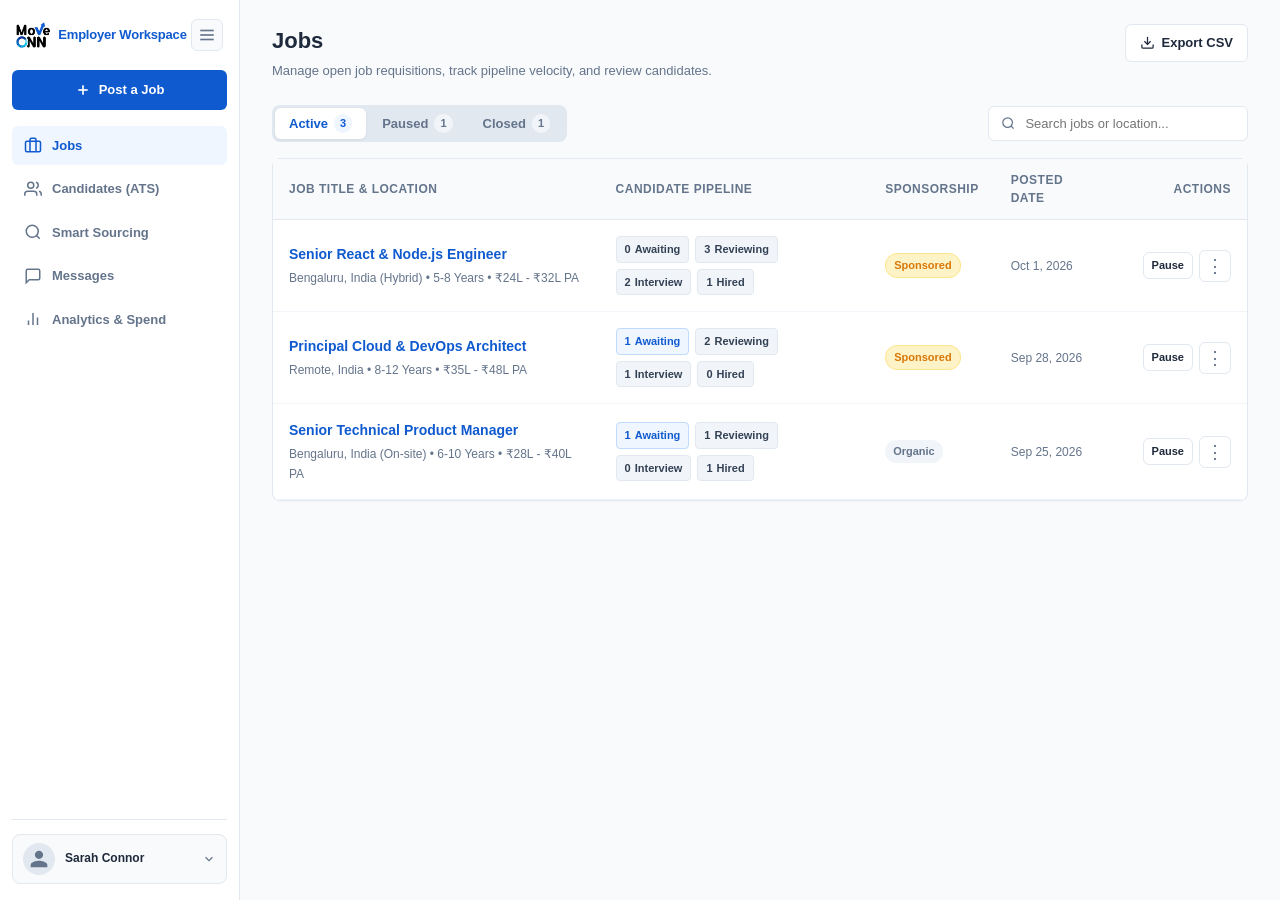
<file: employer-dashboard.html>
<!DOCTYPE html>
<html lang="en" class="jt-emp-html">
<head>
  <meta charset="UTF-8">
  <meta name="viewport" content="width=device-width, initial-scale=1.0, maximum-scale=1.0, user-scalable=no">
  <title>Employer Workspace & ATS | Move ONN Recruiter Suite</title>
  <meta name="description" content="Manage job listings, review applicants, source candidates, and track recruitment campaigns in the Move ONN Employer Workspace.">
  <link rel="icon" type="image/png" href="assets/images/moveonn-icon.png">

  <!-- Core & Shared Styles -->
  <link rel="stylesheet" href="css/common.css">
  <link rel="stylesheet" href="css/employer-dashboard.css">

  <!-- Instant Synchronous User Pre-Hydration -->
  <script>
    (function() {
      try {
        var raw = localStorage.getItem('moveonn_user') || null;
        var u = raw ? JSON.parse(raw) : null;
        var em = (u && u.email) ? u.email.toLowerCase().trim() : '';
        var sf = em ? em.replace(/[^a-z0-9]/g, '_') : '';
        var name = (sf ? (localStorage.getItem('moveonn_user_name__' + sf) || localStorage.getItem('Move ONN_user_name__' + sf)) : null) ||
                   (em ? (localStorage.getItem('moveonn_user_name__' + em) || localStorage.getItem('Move ONN_user_name__' + em)) : null) ||
                   localStorage.getItem('moveonn_user_name') ||
                   localStorage.getItem('moveonn_user_name') ||
                   (u && u.name ? u.name : 'Sarah Connor');
        var email = (sf ? localStorage.getItem('jt_user_email__' + sf) : null) ||
                    (em ? localStorage.getItem('jt_user_email__' + em) : null) ||
                    localStorage.getItem('jt_user_email') ||
                    (u && u.email ? u.email : 'sarah.connor@icloud.com');
        var img = (sf ? localStorage.getItem('jt_user_avatar_img__' + sf) : null) ||
                  (em ? localStorage.getItem('jt_user_avatar_img__' + em) : null) ||
                  localStorage.getItem('jt_user_avatar_img') ||
                  (u && u.avatar ? u.avatar : null);

        window.__JT_PREHYDRATED_USER__ = { name: name, email: email, avatar: img };

        // Instant View Pre-Hydration (persists active view across refresh without flash)
        var validViews = ['viewJobs', 'viewCandidates', 'viewSourcing', 'viewMessages', 'viewAnalytics'];
        var h = window.location.hash ? window.location.hash.replace('#', '') : null;
        var savedView = (h && validViews.indexOf(h) !== -1) ? h : localStorage.getItem('jt_emp_active_view');
        if (savedView && validViews.indexOf(savedView) !== -1 && savedView !== 'viewJobs') {
          var style = document.createElement('style');
          style.id = 'jtPreViewHide';
          style.textContent = '.jt-emp-view { display: none !important; } #' + savedView + ' { display: block !important; }';
          document.head.appendChild(style);
        }
      } catch(e) {}
    })();
  </script>
</head>
<body class="jt-emp-body">

  <!-- ==========================================================================
       Employer SaaS Workspace Shell (Rail Navigation + Main Work Area)
       Zero Header Jitter • Full-Height Modern SaaS Layout
       ========================================================================== -->
  <div class="jt-emp-workspace" id="jtEmpWorkspace">

    <!-- Dedicated Mobile Employer Top Header (Visible only < 900px) -->
    <header class="jt-emp-mobile-header" id="jtEmpMobileHeader">
      <div class="jt-emp-mob-brand-wrap">
        <a href="employer-dashboard.html" class="jt-emp-mob-brand" aria-label="Employer Suite Home">
          <img src="assets/images/moveonn-wordmark.png" alt="Move ONN" class="jt-emp-mob-logo">
        </a>
      </div>
      <div class="jt-emp-mob-active-view-indicator">
        <span class="jt-emp-mob-view-badge" id="jtEmpMobActiveViewBadge">Jobs</span>
      </div>
      <div class="jt-emp-mob-actions">
        <button type="button" class="jt-emp-mob-menu-btn" id="jtEmpMobMenuBtn" aria-label="Open Workspace Menu" title="Menu" onclick="window.toggleEmpMobileMenu()">
          <svg width="20" height="20" viewBox="0 0 24 24" fill="none" stroke="currentColor" stroke-width="2.2">
            <line x1="3" y1="6" x2="21" y2="6"></line>
            <line x1="3" y1="12" x2="21" y2="12"></line>
            <line x1="3" y1="18" x2="21" y2="18"></line>
          </svg>
        </button>
      </div>
    </header>

    <!-- Mobile Drawer for Navigation & Account (Full Screen < 900px) -->
    <div class="jt-emp-mob-drawer-backdrop" id="jtEmpMobDrawerBackdrop" style="display:none;" onclick="window.closeEmpMobileMenu()">
      <div class="jt-emp-mob-drawer-panel" onclick="event.stopPropagation()">
        <div class="jt-emp-mob-drawer-header">
          <div style="display:flex; align-items:center; gap:10px;">
            <img src="assets/images/moveonn-wordmark.png" alt="Move ONN" style="height:26px;">
            <strong style="font-size:14px; color:#0f172a;">Employer Workspace</strong>
          </div>
          <button type="button" class="jt-emp-mob-drawer-close" onclick="window.closeEmpMobileMenu()" aria-label="Close menu">&times;</button>
        </div>
        <div class="jt-emp-mob-drawer-body">
          <div class="jt-emp-mob-user-card" style="display:flex; align-items:center; gap:12px; padding:12px; background:#f8fafc; border:1px solid #e2e8f0; border-radius:10px;">
            <div class="jt-rail-avatar-circle" id="jtEmpMobAvatar" style="width:40px; height:40px; border-radius:50%; background:#e2e8f0; display:flex; align-items:center; justify-content:center; overflow:hidden; flex-shrink:0;">
              <svg viewBox="0 0 24 24" width="22" height="22" fill="#64748b" style="display:block;"><path d="M12 12c2.76 0 5-2.24 5-5s-2.24-5-5-5-5 2.24-5 5 2.24 5 5 5zm0 2c-3.33 0-10 1.67-10 5v3h20v-3c0-3.33-6.67-5-10-5z" /></svg>
            </div>
            <div style="min-width:0; flex:1;">
              <div id="jtEmpMobUserName" style="font-weight:700; font-size:13.5px; color:#0f172a; white-space:nowrap; overflow:hidden; text-overflow:ellipsis;">Sarah Connor</div>
              <div id="jtEmpMobUserEmail" style="font-size:12px; color:#64748b; white-space:nowrap; overflow:hidden; text-overflow:ellipsis;">sarah.connor@icloud.com</div>
            </div>
          </div>

          <!-- Primary Post a Job Action Inside Mobile Drawer -->
          <div style="margin-top: 12px; margin-bottom: 14px;">
            <button type="button" class="jt-btn-primary" id="jtDrawerPostJobBtn" style="width:100%; display:inline-flex; align-items:center; justify-content:center; gap:8px; padding:11px 16px; border-radius:8px; font-weight:700; font-size:13.5px; box-shadow:0 2px 6px rgba(0,70,135,0.25);" onclick="window.openPostModalFromDrawer()">
              <svg width="16" height="16" viewBox="0 0 24 24" fill="none" stroke="currentColor" stroke-width="2.5"><line x1="12" y1="5" x2="12" y2="19"></line><line x1="5" y1="12" x2="19" y2="12"></line></svg>
              <span>Post a Job</span>
            </button>
          </div>

          <div style="height:1px; background:#e2e8f0; margin:14px 0;"></div>
          <div style="font-size:11px; font-weight:700; text-transform:uppercase; letter-spacing:0.5px; color:#94a3b8; margin-bottom:8px;">Workspace Views</div>
          <ul class="jt-emp-mob-drawer-nav" style="list-style:none; padding:0; margin:0; display:flex; flex-direction:column; gap:4px;">
            <li>
              <button type="button" class="jt-emp-mob-drawer-link" data-target="viewJobs" onclick="window.selectEmpMobView('viewJobs')">
                <svg width="18" height="18" viewBox="0 0 24 24" fill="none" stroke="currentColor" stroke-width="2"><rect x="2" y="7" width="20" height="14" rx="2"></rect><path d="M16 21V5a2 2 0 0 0-2-2h-4a2 2 0 0 0-2 2v16"></path></svg>
                <span>Jobs Pipeline</span>
              </button>
            </li>
            <li>
              <button type="button" class="jt-emp-mob-drawer-link" data-target="viewCandidates" onclick="window.selectEmpMobView('viewCandidates')">
                <svg width="18" height="18" viewBox="0 0 24 24" fill="none" stroke="currentColor" stroke-width="2"><path d="M17 21v-2a4 4 0 0 0-4-4H5a4 4 0 0 0-4 4v2"></path><circle cx="9" cy="7" r="4"></circle><path d="M23 21v-2a4 4 0 0 0-3-3.87"></path><path d="M16 3.13a4 4 0 0 1 0 7.75"></path></svg>
                <span>Candidates (ATS)</span>
              </button>
            </li>
            <li>
              <button type="button" class="jt-emp-mob-drawer-link" data-target="viewSourcing" onclick="window.selectEmpMobView('viewSourcing')">
                <svg width="18" height="18" viewBox="0 0 24 24" fill="none" stroke="currentColor" stroke-width="2"><circle cx="11" cy="11" r="8"></circle><line x1="21" y1="21" x2="16.65" y2="16.65"></line></svg>
                <span>Smart Sourcing</span>
              </button>
            </li>
            <li>
              <button type="button" class="jt-emp-mob-drawer-link" data-target="viewMessages" onclick="window.selectEmpMobView('viewMessages')">
                <svg width="18" height="18" viewBox="0 0 24 24" fill="none" stroke="currentColor" stroke-width="2"><path d="M21 15a2 2 0 0 1-2 2H7l-4 4V5a2 2 0 0 1 2-2h14a2 2 0 0 1 2 2z"></path></svg>
                <span>Messages</span>
              </button>
            </li>
            <li>
              <button type="button" class="jt-emp-mob-drawer-link" data-target="viewAnalytics" onclick="window.selectEmpMobView('viewAnalytics')">
                <svg width="18" height="18" viewBox="0 0 24 24" fill="none" stroke="currentColor" stroke-width="2"><line x1="18" y1="20" x2="18" y2="10"></line><line x1="12" y1="20" x2="12" y2="4"></line><line x1="6" y1="20" x2="6" y2="14"></line></svg>
                <span>Analytics & Spend</span>
              </button>
            </li>
          </ul>
          <div style="height:1px; background:#e2e8f0; margin:14px 0;"></div>
          <a href="hire.html" class="jt-emp-mob-drawer-link">
            <svg width="18" height="18" viewBox="0 0 24 24" fill="none" stroke="currentColor" stroke-width="2"><circle cx="12" cy="12" r="10"></circle><line x1="12" y1="16" x2="12" y2="12"></line><line x1="12" y1="8" x2="12.01" y2="8"></line></svg>
            <span>Employer Landing Page</span>
          </a>
          <a href="index.html" class="jt-emp-mob-drawer-link">
            <svg width="18" height="18" viewBox="0 0 24 24" fill="none" stroke="currentColor" stroke-width="2"><path d="M3 9l9-7 9 7v11a2 2 0 0 1-2 2H5a2 2 0 0 1-2-2z"></path><polyline points="9 22 9 12 15 12 15 22"></polyline></svg>
            <span>Switch to Candidate Portal</span>
          </a>
        </div>
      </div>
    </div>

    <!-- Mobile Sub-Nav Pills (Clean text-only without number badges, visible only < 900px) -->
    <nav class="jt-emp-mobile-tabs" aria-label="Employer Navigation Tabs">
      <button type="button" class="jt-mobile-tab-btn active" data-target="viewJobs">
        <span>Jobs</span>
        <span class="jt-tab-count" id="jtMobileJobsCount" style="display:none;">3</span>
      </button>
      <button type="button" class="jt-mobile-tab-btn" data-target="viewCandidates">
        <span>Candidates</span>
        <span class="jt-tab-count" id="jtMobileCandCount" style="display:none;">7</span>
      </button>
      <button type="button" class="jt-mobile-tab-btn" data-target="viewSourcing">
        <span>Sourcing</span>
      </button>
      <button type="button" class="jt-mobile-tab-btn" data-target="viewMessages">
        <span>Messages</span>
        <span class="jt-tab-count jt-unread-pill" id="jtMobileMessagesCount" style="display:none;">2</span>
      </button>
      <button type="button" class="jt-mobile-tab-btn" data-target="viewAnalytics">
        <span>Analytics</span>
      </button>
    </nav>

    <!-- Desktop Left Collapsible Rail (Desktop >= 900px) -->
    <aside class="jt-emp-rail" id="jtEmpRail">
      <div class="jt-emp-rail-top">
        
        <!-- Rail Header: Brand + 3-Line Hamburger Collapse Toggle Button -->
        <div class="jt-rail-header" id="jtCompanySelector">
          <div class="jt-rail-brand jt-emp-brand-area">
            <a href="employer-dashboard.html" class="jt-rail-logo-link" aria-label="Move ONN Employer Workspace">
              <img src="assets/images/moveonn-wordmark.png" alt="Move ONN" class="jt-rail-logo-img">
              <span class="jt-rail-brand-text jt-rail-text">Employer Workspace</span>
            </a>
          </div>
          <button type="button" class="jt-rail-collapse-btn" id="jtRailCollapseToggle" aria-label="Toggle navigation rail" title="Toggle sidebar">
            <svg class="jt-hamburger-icon" width="20" height="20" viewBox="0 0 24 24" fill="none" stroke="currentColor" stroke-width="2.2">
              <line x1="3" y1="6" x2="21" y2="6"></line>
              <line x1="3" y1="12" x2="21" y2="12"></line>
              <line x1="3" y1="18" x2="21" y2="18"></line>
            </svg>
          </button>
        </div>

        <!-- Authoritative Single Primary Post a Job CTA -->
        <button type="button" class="jt-btn-rail-post" id="jtRailPostJobBtn">
          <svg width="16" height="16" viewBox="0 0 24 24" fill="none" stroke="currentColor" stroke-width="2.5"><line x1="12" y1="5" x2="12" y2="19"></line><line x1="5" y1="12" x2="19" y2="12"></line></svg>
          <span class="jt-rail-text">Post a Job</span>
        </button>

        <ul class="jt-rail-nav">
          <li>
            <button type="button" class="jt-rail-link active" data-target="viewJobs" title="Jobs">
              <svg width="18" height="18" viewBox="0 0 24 24" fill="none" stroke="currentColor" stroke-width="2"><rect x="2" y="7" width="20" height="14" rx="2" ry="2"></rect><path d="M16 21V5a2 2 0 0 0-2-2h-4a2 2 0 0 0-2 2v16"></path></svg>
              <span class="jt-rail-text">Jobs</span>
            </button>
          </li>
          <li>
            <button type="button" class="jt-rail-link" data-target="viewCandidates" title="Candidates (ATS)">
              <svg width="18" height="18" viewBox="0 0 24 24" fill="none" stroke="currentColor" stroke-width="2"><path d="M17 21v-2a4 4 0 0 0-4-4H5a4 4 0 0 0-4 4v2"></path><circle cx="9" cy="7" r="4"></circle><path d="M23 21v-2a4 4 0 0 0-3-3.87"></path><path d="M16 3.13a4 4 0 0 1 0 7.75"></path></svg>
              <span class="jt-rail-text">Candidates (ATS)</span>
            </button>
          </li>
          <li>
            <button type="button" class="jt-rail-link" data-target="viewSourcing" title="Smart Sourcing">
              <svg width="18" height="18" viewBox="0 0 24 24" fill="none" stroke="currentColor" stroke-width="2"><circle cx="11" cy="11" r="8"></circle><line x1="21" y1="21" x2="16.65" y2="16.65"></line></svg>
              <span class="jt-rail-text">Smart Sourcing</span>
            </button>
          </li>
          <li>
            <button type="button" class="jt-rail-link" data-target="viewMessages" title="Messages">
              <svg width="18" height="18" viewBox="0 0 24 24" fill="none" stroke="currentColor" stroke-width="2"><path d="M21 15a2 2 0 0 1-2 2H7l-4 4V5a2 2 0 0 1 2-2h14a2 2 0 0 1 2 2z"></path></svg>
              <span class="jt-rail-text">Messages</span>
            </button>
          </li>
          <li>
            <button type="button" class="jt-rail-link" data-target="viewAnalytics" title="Analytics & Spend">
              <svg width="18" height="18" viewBox="0 0 24 24" fill="none" stroke="currentColor" stroke-width="2"><line x1="18" y1="20" x2="18" y2="10"></line><line x1="12" y1="20" x2="12" y2="4"></line><line x1="6" y1="20" x2="6" y2="14"></line></svg>
              <span class="jt-rail-text">Analytics & Spend</span>
            </button>
          </li>
        </ul>
      </div>

      <!-- Bottom: Recruiter Profile & Settings Dropup -->
      <div class="jt-emp-rail-bottom">
        <div class="jt-rail-profile-wrap" id="jtEmpProfileWrap">
          <button type="button" class="jt-rail-profile-btn" id="jtEmpAvatarBtn" aria-label="Recruiter profile and settings">
            <div class="jt-rail-avatar-circle" id="jtEmpAvatarInitial" style="background:#e2e8f0; display:flex; align-items:center; justify-content:center; overflow:hidden;">
              <svg viewBox="0 0 24 24" width="20" height="20" fill="#64748b" style="display:block;"><path d="M12 12c2.76 0 5-2.24 5-5s-2.24-5-5-5-5 2.24-5 5 2.24 5 5 5zm0 2c-3.33 0-10 1.67-10 5v3h20v-3c0-3.33-6.67-5-10-5z" /></svg>
            </div>
            <div class="jt-rail-profile-meta jt-rail-text">
              <span class="jt-rail-user-name" id="jtEmpUserName">Sarah Connor</span>
            </div>
            <svg class="jt-rail-chevron-icon jt-rail-text" width="14" height="14" viewBox="0 0 24 24" fill="none" stroke="currentColor" stroke-width="2"><polyline points="6 9 12 15 18 9"></polyline></svg>
          </button>
          <div class="jt-emp-dropdown-menu jt-menu-dropup" id="jtEmpProfileMenu">
            <div class="jt-emp-menu-email-row">
              <svg width="15" height="15" viewBox="0 0 24 24" fill="none" stroke="#64748b" stroke-width="2"><path d="M4 4h16c1.1 0 2 .9 2 2v12c0 1.1-.9 2-2 2H4c-1.1 0-2-.9-2-2V6c0-1.1.9-2 2-2z"></path><polyline points="22,6 12,13 2,6"></polyline></svg>
              <span id="jtEmpMenuEmail" style="font-size:12px; font-weight:600; color:#334155; word-break:break-all;">sarah.connor@icloud.com</span>
            </div>
            <div class="jt-emp-menu-divider"></div>
            <a href="hire.html" class="jt-emp-menu-link">
              <svg width="15" height="15" viewBox="0 0 24 24" fill="none" stroke="currentColor" stroke-width="2"><circle cx="12" cy="12" r="10"></circle><line x1="12" y1="16" x2="12" y2="12"></line><line x1="12" y1="8" x2="12.01" y2="8"></line></svg>
              <span>Employer Landing Page</span>
            </a>
            <a href="index.html" class="jt-emp-menu-link">
              <svg width="15" height="15" viewBox="0 0 24 24" fill="none" stroke="currentColor" stroke-width="2"><path d="M3 9l9-7 9 7v11a2 2 0 0 1-2 2H5a2 2 0 0 1-2-2z"></path><polyline points="9 22 9 12 15 12 15 22"></polyline></svg>
              <span>Switch to Candidate Portal</span>
            </a>
          </div>
        </div>
        <script>
          (function() {
            try {
              var u = window.__JT_PREHYDRATED_USER__;
              if (!u) return;
              var elName = document.getElementById('jtEmpUserName');
              var elInit = document.getElementById('jtEmpAvatarInitial');
              var elEmail = document.getElementById('jtEmpMenuEmail');
              if (elName && u.name) elName.textContent = u.name;
              if (elEmail && u.email) elEmail.textContent = u.email;
              if (elInit) {
                if (u.avatar && typeof u.avatar === 'string' && (u.avatar.indexOf('data:image/') === 0 || u.avatar.indexOf('http') === 0 || u.avatar.indexOf('assets/') === 0)) {
                  elInit.innerHTML = '<img src="' + u.avatar + '" alt="' + u.name + '" style="width:100%; height:100%; object-fit:cover; border-radius:50%;">';
                } else {
                  elInit.innerHTML = '<svg viewBox="0 0 24 24" width="20" height="20" fill="#64748b" style="display:block;"><path d="M12 12c2.76 0 5-2.24 5-5s-2.24-5-5-5-5 2.24-5 5 2.24 5 5 5zm0 2c-3.33 0-10 1.67-10 5v3h20v-3c0-3.33-6.67-5-10-5z" /></svg>';
                }
              }
            } catch(e) {}
          })();
        </script>
      </div>
    </aside>

    <!-- Main Dynamic Work Area -->
    <main class="jt-emp-main-area">

      <!-- ======================================================================
           VIEW 1: JOBS MANAGEMENT TABLE (Move ONN Screenshot 3 Standard)
           ====================================================================== -->
      <section class="jt-emp-view active" id="viewJobs">
        <div class="jt-view-header">
          <div class="jt-view-title-wrap">
            <h1 class="jt-view-title">Jobs</h1>
            <p class="jt-view-subtitle">Manage open job requisitions, track pipeline velocity, and review candidates.</p>
          </div>
          <div class="jt-view-actions">
            <button type="button" class="jt-btn-secondary" onclick="window.exportJobsCsv()">
              <svg width="15" height="15" viewBox="0 0 24 24" fill="none" stroke="currentColor" stroke-width="2"><path d="M21 15v4a2 2 0 0 1-2 2H5a2 2 0 0 1-2-2v-4"></path><polyline points="7 10 12 15 17 10"></polyline><line x1="12" y1="15" x2="12" y2="3"></line></svg>
              <span>Export CSV</span>
            </button>
          </div>
        </div>

        <!-- Filter Sub-Header -->
        <div class="jt-table-filter-bar">
          <div class="jt-status-tabs" id="jtJobStatusTabs">
            <button type="button" class="jt-status-tab active" data-status="active">
              Active <span class="jt-tab-pill" id="jtCountActive">3</span>
            </button>
            <button type="button" class="jt-status-tab" data-status="paused">
              Paused <span class="jt-tab-pill" id="jtCountPaused">1</span>
            </button>
            <button type="button" class="jt-status-tab" data-status="closed">
              Closed <span class="jt-tab-pill" id="jtCountClosed">1</span>
            </button>
          </div>

          <div class="jt-table-search-wrap">
            <svg width="16" height="16" viewBox="0 0 24 24" fill="none" stroke="#64748b" stroke-width="2"><circle cx="11" cy="11" r="8"></circle><line x1="21" y1="21" x2="16.65" y2="16.65"></line></svg>
            <input type="text" id="jtJobsTableSearch" class="jt-table-search-input" placeholder="Search jobs or location...">
          </div>
        </div>

        <!-- Desktop Table & Mobile Stack Cards Container -->
        <div class="jt-jobs-table-wrap">
          <table class="jt-jobs-table" id="jtJobsTable">
            <thead>
              <tr>
                <th style="width:34%;">Job Title & Location</th>
                <th style="width:28%;">Candidate Pipeline</th>
                <th style="width:12%;">Sponsorship</th>
                <th style="width:12%;">Posted Date</th>
                <th style="width:14%; text-align:right;">Actions</th>
              </tr>
            </thead>
            <tbody id="jtJobsTableBody">
              <!-- Dynamically rendered via js/employer-dashboard.js -->
            </tbody>
          </table>
        </div>
      </section>

      <!-- ======================================================================
           VIEW 2: CANDIDATE ATS PIPELINE (Applicant Management)
           ====================================================================== -->
      <section class="jt-emp-view" id="viewCandidates">
        <div class="jt-view-header">
          <div class="jt-view-title-wrap">
            <h1 class="jt-view-title">Candidates (ATS Pipeline)</h1>
            <p class="jt-view-subtitle">Screen applicants, review match qualifications, change stages, and schedule interviews.</p>
          </div>
          <div class="jt-cand-job-selector">
            <label for="jtCandJobFilter" style="font-size:12px; font-weight:600; color:#475569;">Job Filter:</label>
            <select id="jtCandJobFilter" class="jt-select-pill">
              <option value="all">All Active Job Requisitions</option>
              <option value="job-101">Senior React & Node.js Engineer</option>
              <option value="job-102">Principal Cloud & DevOps Architect</option>
              <option value="job-103">Senior Technical Product Manager</option>
            </select>
          </div>
        </div>

        <!-- Stage Filter Chips -->
        <div class="jt-stage-chips-bar" id="jtStageChipsBar">
          <button type="button" class="jt-stage-chip active" data-stage="all">All Stages (7)</button>
          <button type="button" class="jt-stage-chip" data-stage="awaiting">Awaiting Review (2)</button>
          <button type="button" class="jt-stage-chip" data-stage="reviewing">Reviewing (2)</button>
          <button type="button" class="jt-stage-chip" data-stage="interviewing">Interviewing (2)</button>
          <button type="button" class="jt-stage-chip" data-stage="hired">Hired (1)</button>
          <button type="button" class="jt-stage-chip" data-stage="rejected">Rejected (0)</button>
        </div>

        <!-- Candidate Cards Grid -->
        <div class="jt-cand-cards-grid" id="jtCandCardsGrid">
          <!-- Dynamically populated via js/employer-dashboard.js -->
        </div>
      </section>

      <!-- ======================================================================
           VIEW 3: SMART SOURCING & RESUME SEARCH
           ====================================================================== -->
      <section class="jt-emp-view" id="viewSourcing">
        <div class="jt-view-header">
          <div class="jt-view-title-wrap">
            <h1 class="jt-view-title">Smart Sourcing</h1>
            <p class="jt-view-subtitle">Search over 20M+ verified active candidates and invite top talent directly.</p>
          </div>
        </div>

        <!-- Search Bar -->
        <div class="jt-sourcing-search-box">
          <div class="jt-sourcing-input-group">
            <svg width="20" height="20" viewBox="0 0 24 24" fill="none" stroke="#64748b" stroke-width="2"><circle cx="11" cy="11" r="8"></circle><line x1="21" y1="21" x2="16.65" y2="16.65"></line></svg>
            <input type="text" id="jtSourcingKeywordInput" class="jt-sourcing-input" placeholder="Search skills or keywords...">
          </div>
          <button type="button" class="jt-btn-primary" id="jtSourcingFilterBtn">Filter Talent</button>
        </div>

        <!-- Quick Filter Tags -->
        <div class="jt-sourcing-tags" id="jtSourcingQuickTags">
          <span style="font-size:12px; font-weight:600; color:#64748b; margin-right:6px;">Popular:</span>
          <button type="button" class="jt-tag-chip" data-query="React">React.js</button>
          <button type="button" class="jt-tag-chip" data-query="DevOps">DevOps & Cloud</button>
          <button type="button" class="jt-tag-chip" data-query="Node.js">Node.js</button>
          <button type="button" class="jt-tag-chip" data-query="Product">Product Management</button>
          <button type="button" class="jt-tag-chip" data-query="Python">Python & AI</button>
        </div>

        <!-- Sourcing Talent Cards Feed -->
        <div class="jt-sourcing-results-wrap" id="jtSourcingResults">
          <!-- Dynamically populated -->
        </div>
      </section>

      <!-- ======================================================================
           VIEW 4: MESSAGES HUB (Recruiter Applicant Inbox)
           ====================================================================== -->
       <section class="jt-emp-view" id="viewMessages">
        <div class="jt-chat-split-container" id="jtEmpChatContainer">
          <!-- Left Conversations List -->
          <div class="jt-chat-threads-sidebar">
            <div class="jt-threads-header">
              <span style="font-weight:700; color:#1e293b; font-size:14px;">Conversations</span>
              <span class="jt-tab-pill" id="jtActiveThreadsCount">3 Active</span>
            </div>
            <div class="jt-threads-list" id="jtEmpChatThreads">
              <!-- Rendered via JS -->
            </div>
          </div>

          <!-- Right Chat Conversation Panel -->
          <div class="jt-chat-dialog-panel" id="jtEmpChatDialog">
            <div class="jt-chat-panel-head" id="jtEmpChatHead">
              <button type="button" class="jt-emp-chat-back-btn" id="jtEmpChatBackBtn" onclick="window.exitEmpMobileChat()" aria-label="Back to conversations list" title="Back to conversations">
                <svg width="18" height="18" viewBox="0 0 24 24" fill="none" stroke="currentColor" stroke-width="2.5"><polyline points="15 18 9 12 15 6"></polyline></svg>
              </button>
              <div class="jt-chat-head-user" onclick="window.viewActiveCandidateProfile()" style="cursor:pointer; min-width:0; flex:1 1 0%;" title="Click to view candidate profile">
                <div class="jt-thread-avatar-circle" id="jtChatHeadAvatar" style="flex-shrink:0;">AM</div>
                <div style="min-width:0; overflow:hidden;">
                  <div class="jt-chat-head-name" id="jtChatHeadName">Alex Mercer</div>
                  <div class="jt-chat-head-role" id="jtChatHeadRole">Applicant for Lead Full-Stack Cloud Engineer</div>
                </div>
              </div>
              <div class="jt-chat-head-actions">
                <div class="jt-chat-more-wrap" style="position:relative;">
                  <button type="button" class="jt-action-dots-btn" id="jtChatMoreBtn" title="Chat actions" aria-label="Chat actions" onclick="window.toggleChatDropdown(event)">⋮</button>
                  <div class="jt-job-action-menu" id="jtChatActionsMenu">
                    <button type="button" class="jt-job-action-opt" onclick="window.viewActiveCandidateProfile()">
                      <svg width="14" height="14" viewBox="0 0 24 24" fill="none" stroke="currentColor" stroke-width="2"><path d="M20 21v-2a4 4 0 0 0-4-4H8a4 4 0 0 0-4 4v2"></path><circle cx="12" cy="7" r="4"></circle></svg>
                      <span>Candidate Profile</span>
                    </button>
                    <button type="button" class="jt-job-action-opt" onclick="window.enterChatSelectionMode()">
                      <svg width="14" height="14" viewBox="0 0 24 24" fill="none" stroke="currentColor" stroke-width="2"><polyline points="9 11 12 14 22 4"></polyline><path d="M21 12v7a2 2 0 0 1-2 2H5a2 2 0 0 1-2-2V5a2 2 0 0 1 2-2h11"></path></svg>
                      <span>Select Messages</span>
                    </button>
                    <button type="button" class="jt-job-action-opt" onclick="window.openClearChatModal()">
                      <svg width="14" height="14" viewBox="0 0 24 24" fill="none" stroke="currentColor" stroke-width="2"><path d="M12 20h9"></path><path d="M16.5 3.5a2.121 2.121 0 0 1 3 3L7 19l-4 1 1-4L16.5 3.5z"></path></svg>
                      <span>Clear Chat</span>
                    </button>
                    <div style="height:1px; background:#f1f5f9; margin:4px 0;"></div>
                    <button type="button" class="jt-job-action-opt danger" onclick="window.openRemoveCandModal()">
                      <svg width="14" height="14" viewBox="0 0 24 24" fill="none" stroke="currentColor" stroke-width="2"><circle cx="12" cy="12" r="10"></circle><line x1="4.93" y1="4.93" x2="19.07" y2="19.07"></line></svg>
                      <span>Remove Candidate</span>
                    </button>
                  </div>
                </div>
              </div>
            </div>

            <!-- WhatsApp-Style Selection Bar -->
            <div class="jt-chat-selection-bar" id="jtChatSelectionBar" style="display:none;">
              <div class="jt-selection-left">
                <button type="button" class="jt-btn-icon-sm" onclick="window.exitChatSelectionMode()" title="Cancel selection" aria-label="Cancel selection">
                  <svg width="16" height="16" viewBox="0 0 24 24" fill="none" stroke="currentColor" stroke-width="2"><line x1="18" y1="6" x2="6" y2="18"></line><line x1="6" y1="6" x2="18" y2="18"></line></svg>
                </button>
                <span class="jt-selection-count" id="jtSelectionCount">0 selected</span>
              </div>
              <div class="jt-selection-right" style="display:flex; align-items:center; gap:8px;">
                <button type="button" class="jt-btn-secondary" style="padding:4px 8px; font-size:11px; font-weight:600;" onclick="window.selectAllChatMessages()">Select All</button>
                <button type="button" class="jt-btn-icon-sm danger" onclick="window.promptDeleteSelectedMessages()" title="Delete selected messages" aria-label="Delete selected messages">
                  <svg width="17" height="17" viewBox="0 0 24 24" fill="none" stroke="currentColor" stroke-width="2"><polyline points="3 6 5 6 21 6"></polyline><path d="M19 6v14a2 2 0 0 1-2 2H7a2 2 0 0 1-2-2V6m3 0V4a2 2 0 0 1 2-2h4a2 2 0 0 1 2 2v2"></path></svg>
                </button>
              </div>
            </div>

            <!-- Messages Stream -->
            <div class="jt-chat-stream" id="jtEmpChatStream">
              <!-- Rendered dynamically -->
            </div>

            <!-- Chat Input Form -->
            <form class="jt-chat-input-bar" id="jtEmpChatForm">
              <textarea class="jt-chat-input" id="jtEmpChatInput" rows="1" placeholder="Type a message..." autocomplete="off"></textarea>
              <button type="submit" class="jt-btn-chat-send" aria-label="Send message">
                <svg width="18" height="18" viewBox="0 0 24 24" fill="none" stroke="currentColor" stroke-width="2.2"><line x1="22" y1="2" x2="11" y2="13"></line><polygon points="22 2 15 22 11 13 2 9 22 2"></polygon></svg>
              </button>
            </form>
          </div>
        </div>
      </section>

      <!-- ======================================================================
           VIEW 5: ANALYTICS & SPEND SNAPSHOT (Move ONN Screenshots 1 & 2 Ref)
           ====================================================================== -->
      <section class="jt-emp-view" id="viewAnalytics">
        <div class="jt-view-header">
          <div class="jt-view-title-wrap">
            <h1 class="jt-view-title">Analytics & Campaigns Snapshot</h1>
            <p class="jt-view-subtitle">Review hiring ROI, spend breakdown, applicant velocity, and candidate source attribution.</p>
          </div>
          <div class="jt-date-filter-chip">
            <svg width="14" height="14" viewBox="0 0 24 24" fill="none" stroke="currentColor" stroke-width="2"><rect x="3" y="4" width="18" height="18" rx="2" ry="2"></rect><line x1="16" y1="2" x2="16" y2="6"></line><line x1="8" y1="2" x2="8" y2="6"></line><line x1="3" y1="10" x2="21" y2="10"></line></svg>
            <span>Last 30 Days (Sep 2 - Oct 2, 2026)</span>
          </div>
        </div>

        <!-- 4 KPI Summary Metric Cards -->
        <div class="jt-analytics-kpi-grid">
          <div class="jt-kpi-card">
            <div class="jt-kpi-label">Total Spend (Budget Used)</div>
            <div class="jt-kpi-val">₹18,450</div>
            <div class="jt-kpi-trend positive">
              <svg width="12" height="12" viewBox="0 0 24 24" fill="none" stroke="currentColor" stroke-width="3"><polyline points="18 15 12 9 6 15"></polyline></svg>
              <span>₹1,550 Remaining of ₹20,000 Cap</span>
            </div>
          </div>
          <div class="jt-kpi-card">
            <div class="jt-kpi-label">Cost per Application</div>
            <div class="jt-kpi-val">₹129.92</div>
            <div class="jt-kpi-trend positive">
              <svg width="12" height="12" viewBox="0 0 24 24" fill="none" stroke="currentColor" stroke-width="3"><polyline points="6 9 12 15 18 9"></polyline></svg>
              <span>18% Lower than Industry Avg</span>
            </div>
          </div>
          <div class="jt-kpi-card">
            <div class="jt-kpi-label">Total Qualified Applications</div>
            <div class="jt-kpi-val">142</div>
            <div class="jt-kpi-trend positive">
              <svg width="12" height="12" viewBox="0 0 24 24" fill="none" stroke="currentColor" stroke-width="3"><polyline points="18 15 12 9 6 15"></polyline></svg>
              <span>+34 new this week</span>
            </div>
          </div>
          <div class="jt-kpi-card">
            <div class="jt-kpi-label">Candidates in Pipeline</div>
            <div class="jt-kpi-val">14 Active</div>
            <div class="jt-kpi-trend neutral">
              <span>3 in Final Round Interview</span>
            </div>
          </div>
        </div>

        <!-- Charts Row -->
        <div class="jt-analytics-charts-grid">
          <!-- Chart 1: Application Velocity Trend -->
          <div class="jt-chart-card">
            <div class="jt-chart-card-head">
              <div>
                <h3 class="jt-chart-title">Application Volume & Clicks (Daily)</h3>
                <p class="jt-chart-sub">Comparing Organic vs Sponsored clicks over past 30 days</p>
              </div>
            </div>
            <div class="jt-bars-container">
              <!-- Visual CSS/SVG Bar Chart -->
              <div class="jt-bar-group"><div class="jt-bar-fill" style="height:45%;"></div><span>W1</span></div>
              <div class="jt-bar-group"><div class="jt-bar-fill" style="height:62%;"></div><span>W2</span></div>
              <div class="jt-bar-group"><div class="jt-bar-fill" style="height:85%;"></div><span>W3</span></div>
              <div class="jt-bar-group"><div class="jt-bar-fill highlighted" style="height:94%;"></div><span>W4</span></div>
              <div class="jt-bar-group"><div class="jt-bar-fill" style="height:76%;"></div><span>W5</span></div>
            </div>
            <div class="jt-chart-legend">
              <span class="jt-legend-item"><span class="jt-legend-color blue"></span> Sponsored Campaigns (68%)</span>
              <span class="jt-legend-item"><span class="jt-legend-color green"></span> Organic Talent Inflow (32%)</span>
            </div>
          </div>

          <!-- Chart 2: Source Breakdown Donut -->
          <div class="jt-chart-card">
            <div class="jt-chart-card-head">
              <div>
                <h3 class="jt-chart-title">Applicant Source Distribution</h3>
                <p class="jt-chart-sub">Breakdown of total candidates by acquisition channel</p>
              </div>
            </div>
            <div class="jt-donut-wrapper">
              <svg viewBox="0 0 36 36" class="jt-donut-svg">
                <path class="jt-donut-bg" d="M18 2.0845 a 15.9155 15.9155 0 0 1 0 31.831 a 15.9155 15.9155 0 0 1 0 -31.831" fill="none" stroke="#f1f5f9" stroke-width="3.8"/>
                <path class="jt-donut-seg seg-1" stroke-dasharray="48, 100" d="M18 2.0845 a 15.9155 15.9155 0 0 1 0 31.831 a 15.9155 15.9155 0 0 1 0 -31.831" fill="none" stroke="#004687" stroke-width="4.2"/>
                <path class="jt-donut-seg seg-2" stroke-dasharray="34, 100" stroke-dashoffset="-48" d="M18 2.0845 a 15.9155 15.9155 0 0 1 0 31.831 a 15.9155 15.9155 0 0 1 0 -31.831" fill="none" stroke="#0ccbe8" stroke-width="4.2"/>
                <path class="jt-donut-seg seg-3" stroke-dasharray="18, 100" stroke-dashoffset="-82" d="M18 2.0845 a 15.9155 15.9155 0 0 1 0 31.831 a 15.9155 15.9155 0 0 1 0 -31.831" fill="none" stroke="#10b981" stroke-width="4.2"/>
              </svg>
              <div class="jt-donut-center-text">
                <strong>142</strong>
                <span>Candidates</span>
              </div>
            </div>
            <div class="jt-chart-legend">
              <span class="jt-legend-item"><span class="jt-legend-color blue"></span> Direct Search (48%)</span>
              <span class="jt-legend-item"><span class="jt-legend-color orange"></span> Sponsored Job Ad (34%)</span>
              <span class="jt-legend-item"><span class="jt-legend-color green"></span> Smart Sourcing Invite (18%)</span>
            </div>
          </div>
        </div>
      </section>

    </main>
  </div>

  <!-- ==========================================================================
       3. Modals: Post a Job, Edit Job & Delete Confirmation
       ========================================================================== -->
  <!-- POST A JOB MODAL -->
  <div class="jt-emp-modal-backdrop" id="jtEmpPostJobModal" aria-hidden="true" role="dialog">
    <div class="jt-emp-modal-card">
      <div class="jt-emp-modal-head">
        <div>
          <h2 class="jt-emp-modal-title">Post a New Job Requisition</h2>
          <p class="jt-emp-modal-sub">Published jobs appear immediately in the Candidate Jobs feed and Recruiter Table.</p>
        </div>
        <button type="button" class="jt-emp-modal-close" id="jtEmpPostJobClose" aria-label="Close modal">&times;</button>
      </div>

      <form id="jtEmpPostJobForm" class="jt-emp-modal-form">
        <div class="jt-form-row">
          <div class="jt-form-group">
            <label for="jtNewJobTitle" class="jt-form-label">Job Title *</label>
            <input type="text" id="jtNewJobTitle" class="jt-form-input" placeholder="Job title" required>
          </div>
          <div class="jt-form-group">
            <label for="jtNewJobDept" class="jt-form-label">Department / Industry *</label>
            <select id="jtNewJobDept" class="jt-form-input">
              <option value="Engineering & Technology">Engineering & Technology</option>
              <option value="Cloud Architecture & DevOps">Cloud Architecture & DevOps</option>
              <option value="Product & Design">Product & Design</option>
              <option value="Sales & Enterprise Growth">Sales & Enterprise Growth</option>
              <option value="Finance & Operations">Finance & Operations</option>
            </select>
          </div>
        </div>

        <div class="jt-form-row">
          <div class="jt-form-group">
            <label for="jtNewJobLoc" class="jt-form-label">Job Location *</label>
            <input type="text" id="jtNewJobLoc" class="jt-form-input" placeholder="Job location" required>
          </div>
          <div class="jt-form-group">
            <label for="jtNewJobType" class="jt-form-label">Workplace Policy *</label>
            <select id="jtNewJobType" class="jt-form-input">
              <option value="Hybrid">Hybrid</option>
              <option value="On-site">On-site</option>
              <option value="Fully Remote">Fully Remote</option>
            </select>
          </div>
        </div>

        <div class="jt-form-row">
          <div class="jt-form-group">
            <label for="jtNewJobExp" class="jt-form-label">Required Experience *</label>
            <input type="text" id="jtNewJobExp" class="jt-form-input" placeholder="Required experience" required>
          </div>
          <div class="jt-form-group">
            <label for="jtNewJobSalary" class="jt-form-label">Compensation / CTC *</label>
            <input type="text" id="jtNewJobSalary" class="jt-form-input" placeholder="Salary / CTC" required>
          </div>
        </div>

        <div class="jt-form-group">
          <label for="jtNewJobDesc" class="jt-form-label">Key Responsibilities & Skills *</label>
          <textarea id="jtNewJobDesc" class="jt-form-textarea" rows="3" placeholder="Role responsibilities and skills" required></textarea>
        </div>

        <!-- Sponsorship Upsell Toggle (Move ONN) -->
        <div class="jt-sponsor-toggle-card">
          <div class="jt-sponsor-left">
            <span class="jt-sponsor-badge">SPONSOR REQUISITION</span>
            <div style="font-weight:700; color:#1e293b; font-size:13px; margin-top:3px;">Boost Visibility by 3.5x</div>
            <p style="font-size:11px; color:#64748b; margin:2px 0 0;">Sponsored posts receive premier placement in candidate search feeds and top alerts.</p>
          </div>
          <label class="jt-toggle-switch">
            <input type="checkbox" id="jtNewJobSponsor" checked>
            <span class="jt-toggle-slider"></span>
          </label>
        </div>

        <div class="jt-modal-footer">
          <button type="button" class="jt-btn-secondary" id="jtEmpPostJobCancel">Cancel</button>
          <button type="submit" class="jt-btn-primary" id="jtEmpPostJobSubmitBtn">
            <span>Publish Requisition</span>
          </button>
        </div>
      </form>
    </div>
  </div>

  <!-- EDIT JOB MODAL -->
  <div class="jt-emp-modal-backdrop" id="jtEmpEditJobModal" aria-hidden="true" role="dialog">
    <div class="jt-emp-modal-card">
      <div class="jt-emp-modal-head">
        <div>
          <h2 class="jt-emp-modal-title">Edit Job Requisition</h2>
          <p class="jt-emp-modal-sub">Update job details, salary, and requirements.</p>
        </div>
        <button type="button" class="jt-emp-modal-close" id="jtEmpEditJobClose" aria-label="Close modal">&times;</button>
      </div>

      <form id="jtEmpEditJobForm" class="jt-emp-modal-form">
        <input type="hidden" id="jtEditJobId">
        <div class="jt-form-row">
          <div class="jt-form-group">
            <label for="jtEditJobTitle" class="jt-form-label">Job Title *</label>
            <input type="text" id="jtEditJobTitle" class="jt-form-input" required>
          </div>
          <div class="jt-form-group">
            <label for="jtEditJobDept" class="jt-form-label">Department *</label>
            <input type="text" id="jtEditJobDept" class="jt-form-input" required>
          </div>
        </div>

        <div class="jt-form-row">
          <div class="jt-form-group">
            <label for="jtEditJobLoc" class="jt-form-label">Location *</label>
            <input type="text" id="jtEditJobLoc" class="jt-form-input" required>
          </div>
          <div class="jt-form-group">
            <label for="jtEditJobSalary" class="jt-form-label">Compensation / CTC *</label>
            <input type="text" id="jtEditJobSalary" class="jt-form-input" required>
          </div>
        </div>

        <div class="jt-modal-footer">
          <button type="button" class="jt-btn-secondary" id="jtEmpEditJobCancel">Cancel</button>
          <button type="submit" class="jt-btn-primary" id="jtEmpEditJobSubmitBtn">
            <span>Save Changes</span>
          </button>
        </div>
      </form>
    </div>
  </div>

  <!-- DELETE REQUISITION CONFIRMATION MODAL -->
  <div class="jt-emp-modal-backdrop" id="jtEmpDeleteJobModal" aria-hidden="true" role="dialog">
    <div class="jt-emp-modal-card" style="max-width: 440px;">
      <div class="jt-emp-modal-head">
        <h2 class="jt-emp-modal-title" style="color: #ef4444;">Delete Requisition?</h2>
        <button type="button" class="jt-emp-modal-close" id="jtEmpDeleteJobClose" aria-label="Close modal">&times;</button>
      </div>
      <div style="padding: 20px 24px; font-size: 13.5px; color: #475569; line-height: 1.5;">
        Are you sure you want to permanently remove <strong id="jtDeleteJobTitle">this job</strong>? This action cannot be undone and will close all candidate pipelines.
      </div>
      <div class="jt-modal-footer">
        <button type="button" class="jt-btn-secondary" id="jtEmpDeleteJobCancel">Cancel</button>
        <button type="button" class="jt-btn-primary" id="jtEmpDeleteJobConfirmBtn" style="background: #ef4444;">
          <span>Delete Requisition</span>
        </button>
      </div>
    </div>
  </div>

  <!-- WHATSAPP-STYLE DELETE MESSAGE MODAL -->
  <div class="jt-emp-modal-backdrop" id="jtEmpDeleteMsgModal" aria-hidden="true" role="dialog" style="display:none;">
    <div class="jt-emp-modal-card" style="max-width: 380px; text-align: left;">
      <div style="padding: 24px;">
        <h3 style="margin: 0 0 8px; font-size: 17px; color: #0f172a; font-weight: 700;">Delete message?</h3>
        <p style="margin: 0 0 20px; font-size: 13.5px; color: #64748b; line-height: 1.5;">Choose how you want to delete the selected message(s).</p>
        <div style="display: flex; flex-direction: column; gap: 8px;">
          <button type="button" class="btn-jt-danger" id="jtDeleteForEveryoneBtn" style="width: 100%; padding: 11px; border-radius: 6px; font-weight: 700; font-size: 13.5px; text-align: center;">Delete for everyone</button>
          <button type="button" class="jt-btn-secondary" id="jtDeleteForMeBtn" style="width: 100%; padding: 11px; border-radius: 6px; font-weight: 700; font-size: 13.5px; background: #eff6ff; color: #004687; border-color: #bfdbfe; text-align: center;">Delete for me</button>
          <button type="button" class="jt-btn-secondary" id="jtDeleteMsgCancelBtn" style="width: 100%; padding: 11px; border-radius: 6px; font-weight: 600; font-size: 13.5px; text-align: center;">Cancel</button>
        </div>
      </div>
    </div>
  </div>

  <!-- CLEAR CHAT CONFIRMATION MODAL -->
  <div class="jt-emp-modal-backdrop" id="jtEmpClearChatModal" aria-hidden="true" role="dialog" style="display:none;">
    <div class="jt-emp-modal-card" style="max-width: 400px; text-align: left;">
      <div style="padding: 24px;">
        <h3 style="margin: 0 0 8px; font-size: 17px; color: #0f172a; font-weight: 700;">Clear chat history?</h3>
        <p style="margin: 0 0 20px; font-size: 13.5px; color: #64748b; line-height: 1.5;">Are you sure you want to clear all messages with <strong id="jtClearChatCandidateName" style="color:#0f172a;">this candidate</strong>? This action cannot be undone.</p>
        <div style="display: flex; gap: 10px; justify-content: flex-end;">
          <button type="button" class="jt-btn-secondary" onclick="window.closeClearChatModal()" style="padding: 9px 18px; font-weight: 600;">Cancel</button>
          <button type="button" class="btn-jt-danger" onclick="window.confirmClearActiveChat()" style="padding: 9px 18px; font-weight: 700; border-radius: 6px;">Clear Chat</button>
        </div>
      </div>
    </div>
  </div>

  <!-- REMOVE CANDIDATE CONFIRMATION MODAL -->
  <div class="jt-emp-modal-backdrop" id="jtEmpRemoveCandModal" aria-hidden="true" role="dialog" style="display:none;">
    <div class="jt-emp-modal-card" style="max-width: 400px; text-align: left;">
      <div style="padding: 24px;">
        <h3 style="margin: 0 0 8px; font-size: 17px; color: #ef4444; font-weight: 700;">Remove candidate?</h3>
        <p style="margin: 0 0 20px; font-size: 13.5px; color: #64748b; line-height: 1.5;">Are you sure you want to remove <strong id="jtRemoveCandName" style="color:#0f172a;">this candidate</strong> from your active conversations?</p>
        <div style="display: flex; gap: 10px; justify-content: flex-end;">
          <button type="button" class="jt-btn-secondary" onclick="window.closeRemoveCandModal()" style="padding: 9px 18px; font-weight: 600;">Cancel</button>
          <button type="button" class="btn-jt-danger" onclick="window.confirmRemoveCandidateConversation()" style="padding: 9px 18px; font-weight: 700; border-radius: 6px;">Remove</button>
        </div>
      </div>
    </div>
  </div>

  <!-- DELETE CHAT CONVERSATION CONFIRMATION MODAL -->
  <div class="jt-emp-modal-backdrop" id="jtEmpDeleteChatModal" aria-hidden="true" role="dialog" style="display:none;">
    <div class="jt-emp-modal-card" style="max-width: 420px;">
      <div class="jt-emp-modal-head">
        <h2 class="jt-emp-modal-title" style="color: #ef4444;">Delete Conversation?</h2>
        <button type="button" class="jt-emp-modal-close" onclick="window.closeDeleteChatModal()" aria-label="Close modal">&times;</button>
      </div>
      <div style="padding: 20px 24px; font-size: 13.5px; color: #475569; line-height: 1.5;">
        Are you sure you want to permanently delete the conversation with <strong id="jtDeleteChatCandidateName">this candidate</strong>? All message history will be cleared.
      </div>
      <div class="jt-modal-footer">
        <button type="button" class="jt-btn-secondary" onclick="window.closeDeleteChatModal()">Cancel</button>
        <button type="button" class="jt-btn-primary" style="background: #ef4444;" onclick="window.confirmDeleteChatConversation()">
          <span>Delete Chat</span>
        </button>
      </div>
    </div>
  </div>

  <!-- CANDIDATE RESUME PREVIEW MODAL -->
  <div class="jt-emp-modal-backdrop" id="jtResumePreviewModal" aria-hidden="true" role="dialog">
    <div class="jt-emp-modal-card jt-resume-modal-card">
      <div class="jt-emp-modal-head">
        <div>
          <h2 class="jt-emp-modal-title" id="jtPreviewCandName">Alex Mercer</h2>
          <p class="jt-emp-modal-sub" id="jtPreviewCandRole">Lead Full-Stack Cloud Engineer • Verified Candidate</p>
        </div>
        <button type="button" class="jt-emp-modal-close" id="jtResumePreviewClose" aria-label="Close modal">&times;</button>
      </div>

      <div class="jt-resume-preview-body">
        <div class="jt-resume-meta-bar">
          <span id="jtPreviewCandExp">6+ Years Exp</span>
          <span>•</span>
          <span id="jtPreviewCandCtc">₹24 LPA</span>
          <span>•</span>
          <span id="jtPreviewCandLoc">Bengaluru, India</span>
          <span>•</span>
          <span style="color:#16a34a; font-weight:700;">Immediate Joiner</span>
        </div>

        <div class="jt-resume-section-block">
          <h3 class="jt-resume-subhead">Executive Profile Summary</h3>
          <p id="jtPreviewCandSummary" class="jt-resume-text">
            Seasoned Lead Full-Stack Cloud Engineer with 6+ years designing, building, and deploying fault-tolerant distributed cloud architectures and responsive modern web applications. Expert in React, Node.js, TypeScript, AWS serverless, microservices, and high-concurrency event processing.
          </p>
        </div>

        <div class="jt-resume-section-block">
          <h3 class="jt-resume-subhead">Core Verified Skills</h3>
          <div class="jt-skills-pill-wrap" id="jtPreviewCandSkills">
            <span class="jt-pill">React 18</span>
            <span class="jt-pill">Node.js / Express</span>
            <span class="jt-pill">TypeScript</span>
            <span class="jt-pill">AWS (Lambda, S3, ECS)</span>
            <span class="jt-pill">PostgreSQL / Redis</span>
            <span class="jt-pill">Docker & Kubernetes</span>
            <span class="jt-pill">Microservices Architecture</span>
          </div>
        </div>

        <div class="jt-resume-section-block">
          <h3 class="jt-resume-subhead">Recent Professional Experience</h3>
          <div class="jt-exp-item">
            <strong>Lead Full-Stack Engineer</strong> • CloudScale Systems Pvt Ltd (2022 - Present)
            <p class="jt-resume-text">Architected multi-tenant SaaS frontend in React & Next.js serving 2.4M monthly active users. Reduced latency by 42% via edge caching and redis pub/sub pipelines.</p>
          </div>
        </div>
      </div>

      <div class="jt-modal-footer">
        <button type="button" class="jt-btn-secondary" id="jtResumePreviewDismiss" style="min-width: 100px;">Close</button>
      </div>
    </div>
  </div>

  <!-- Common Shared Toast notification container -->
  <div id="jtToast" class="jt-toast" role="status" aria-live="polite"></div>

  <!-- Workspace Controller Script -->
  <script src="js/employer-dashboard.js"></script>
</body>
</html>
</file>
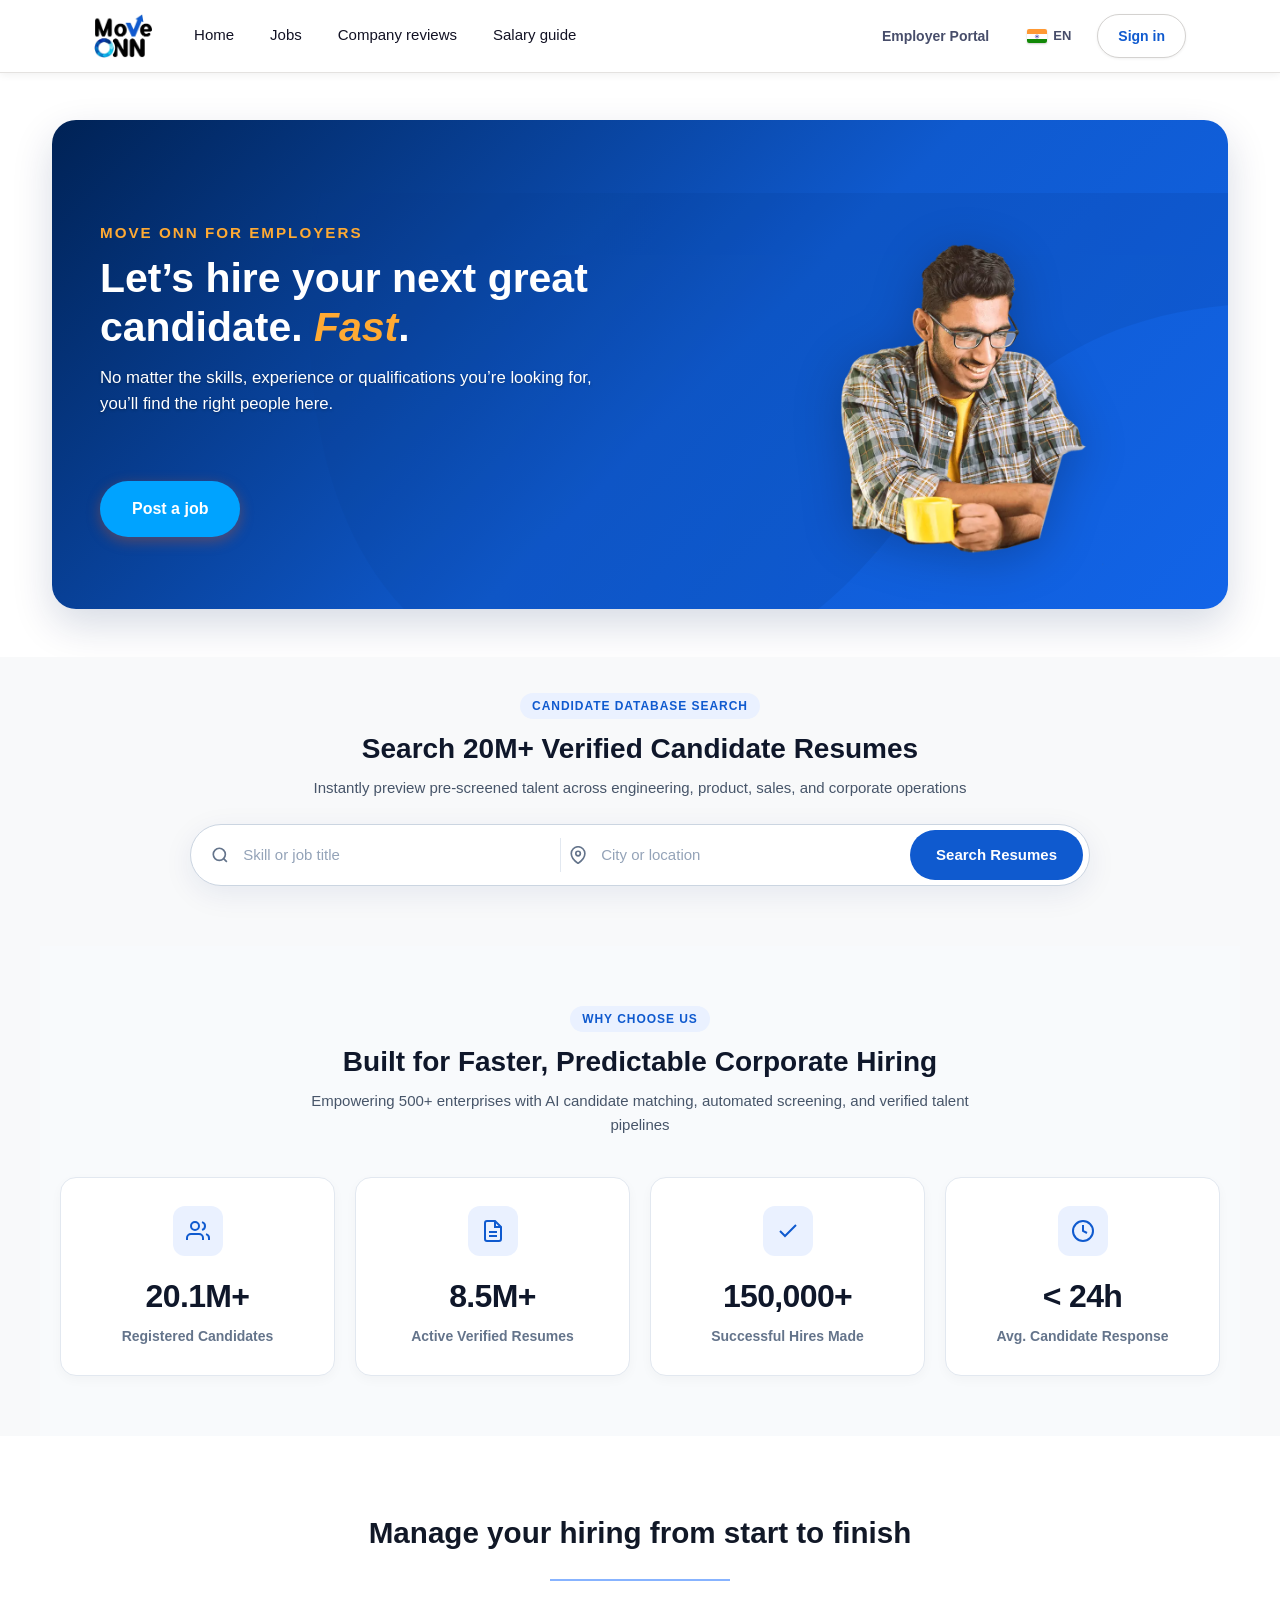
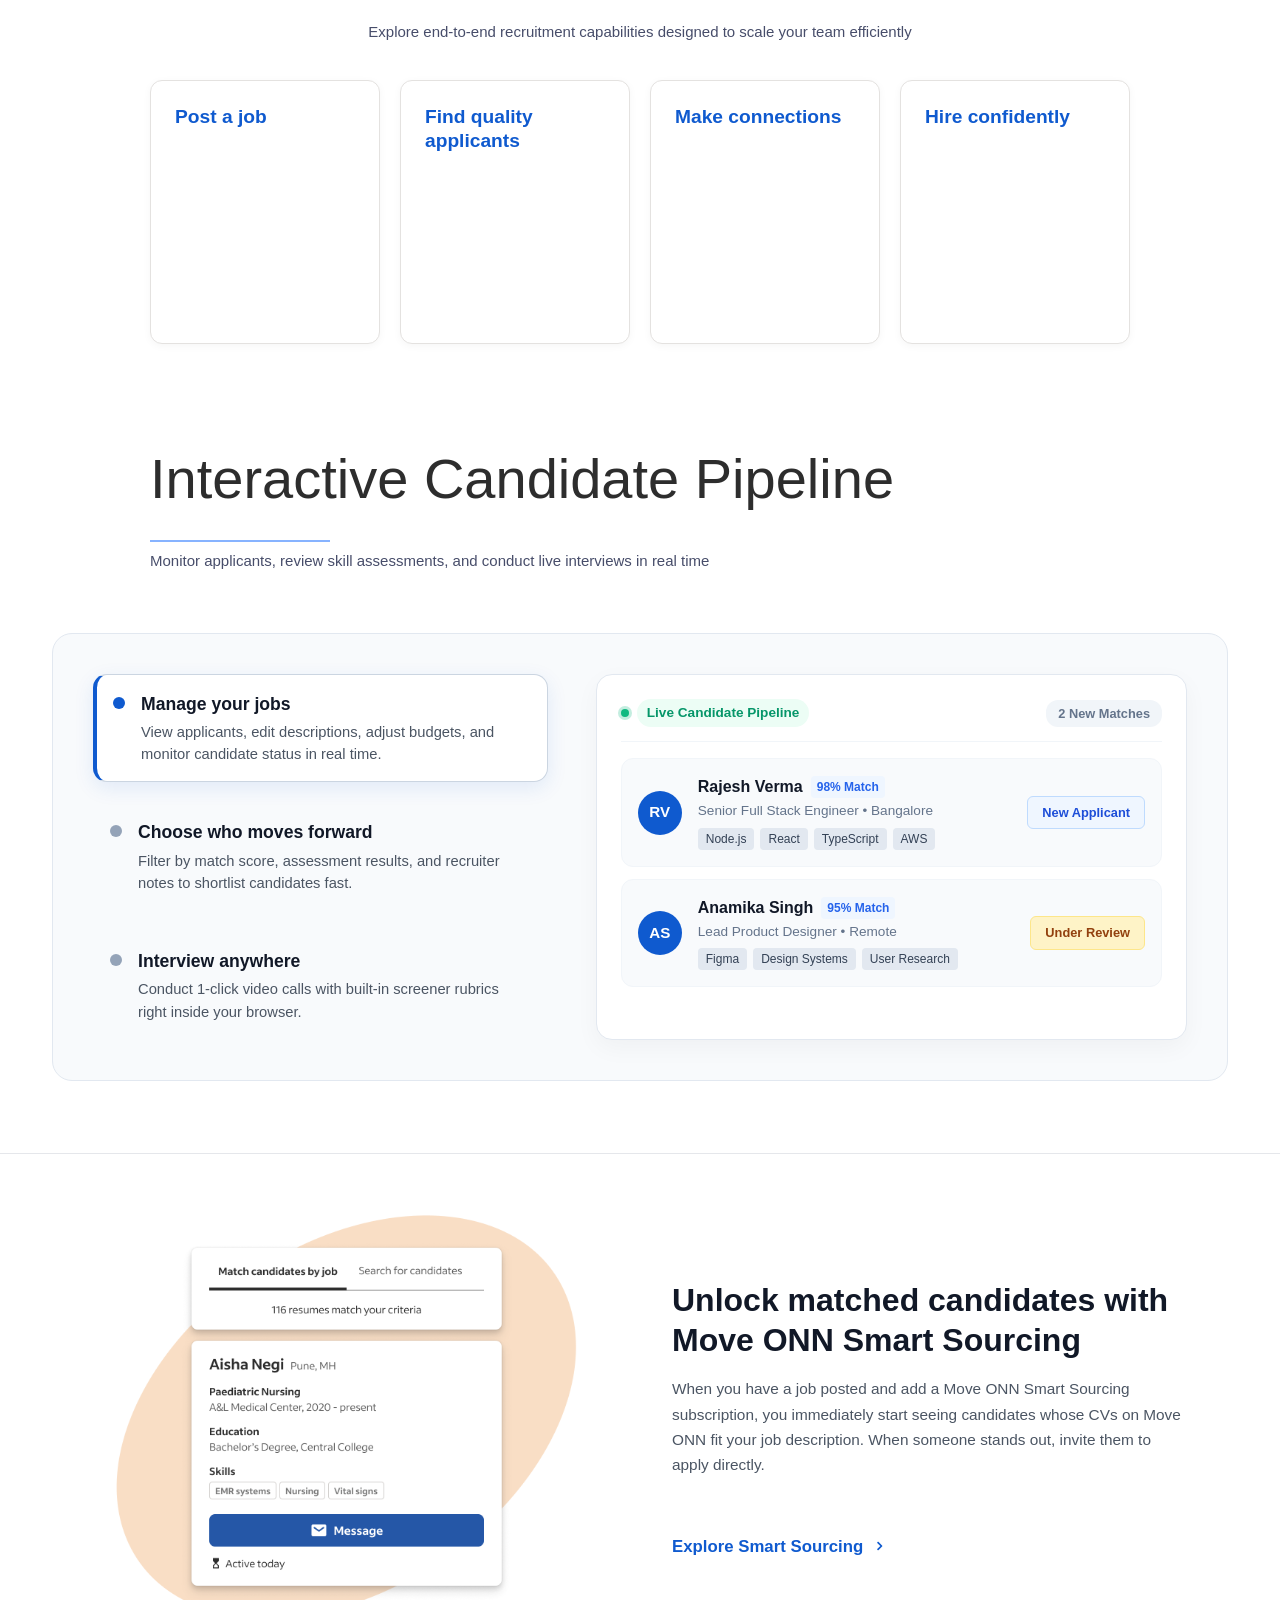
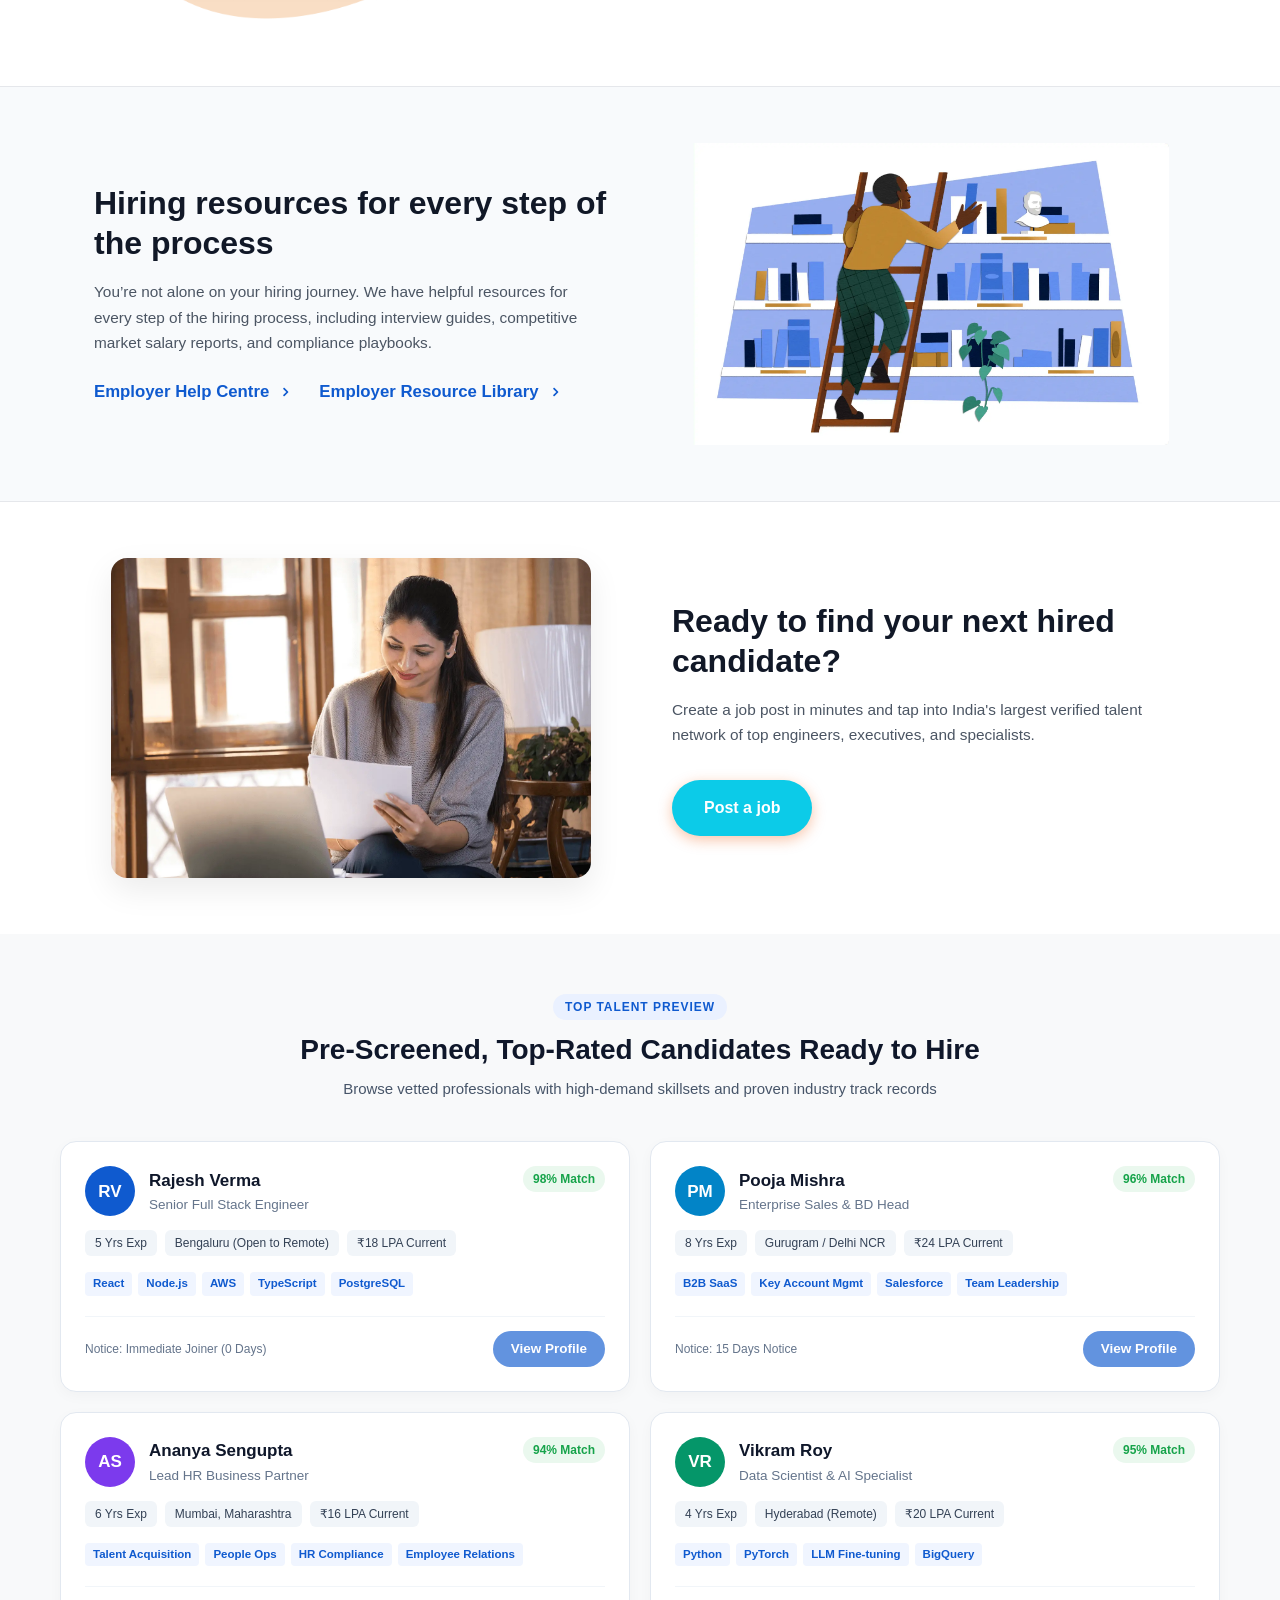
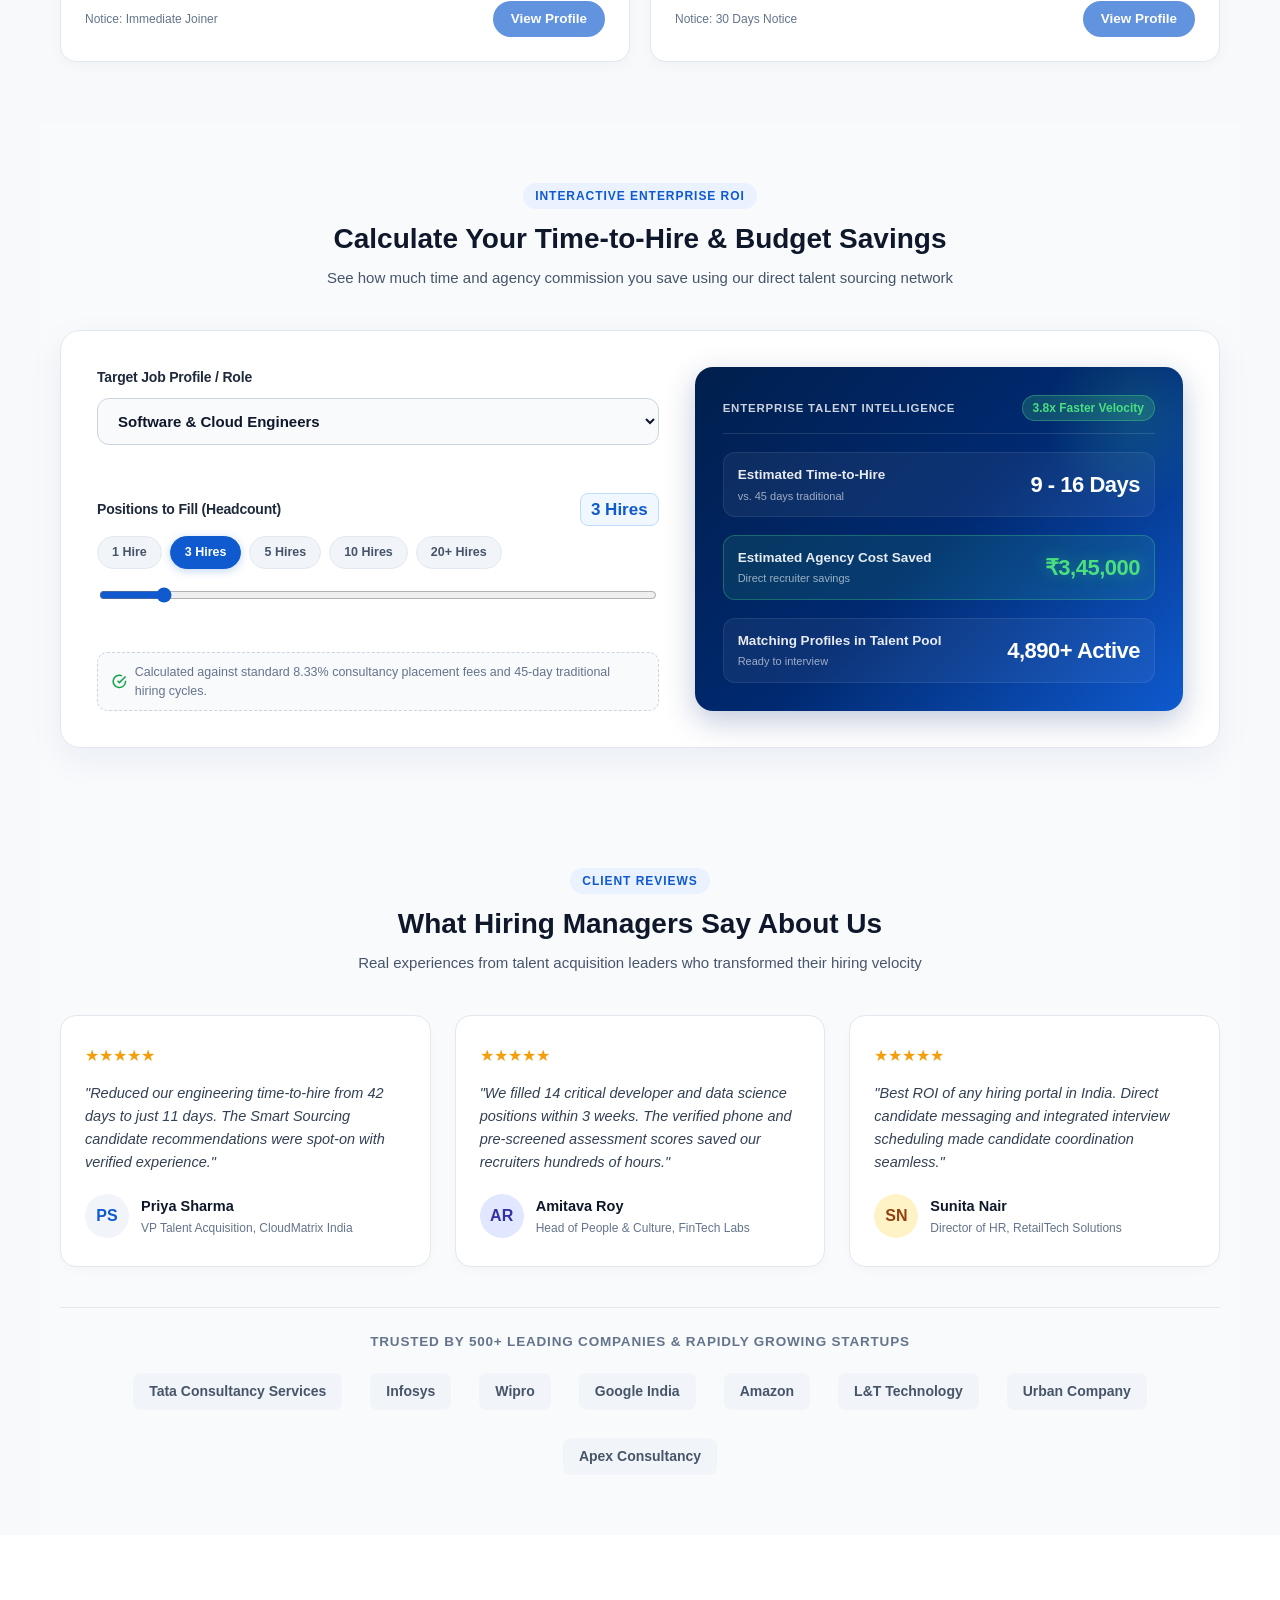
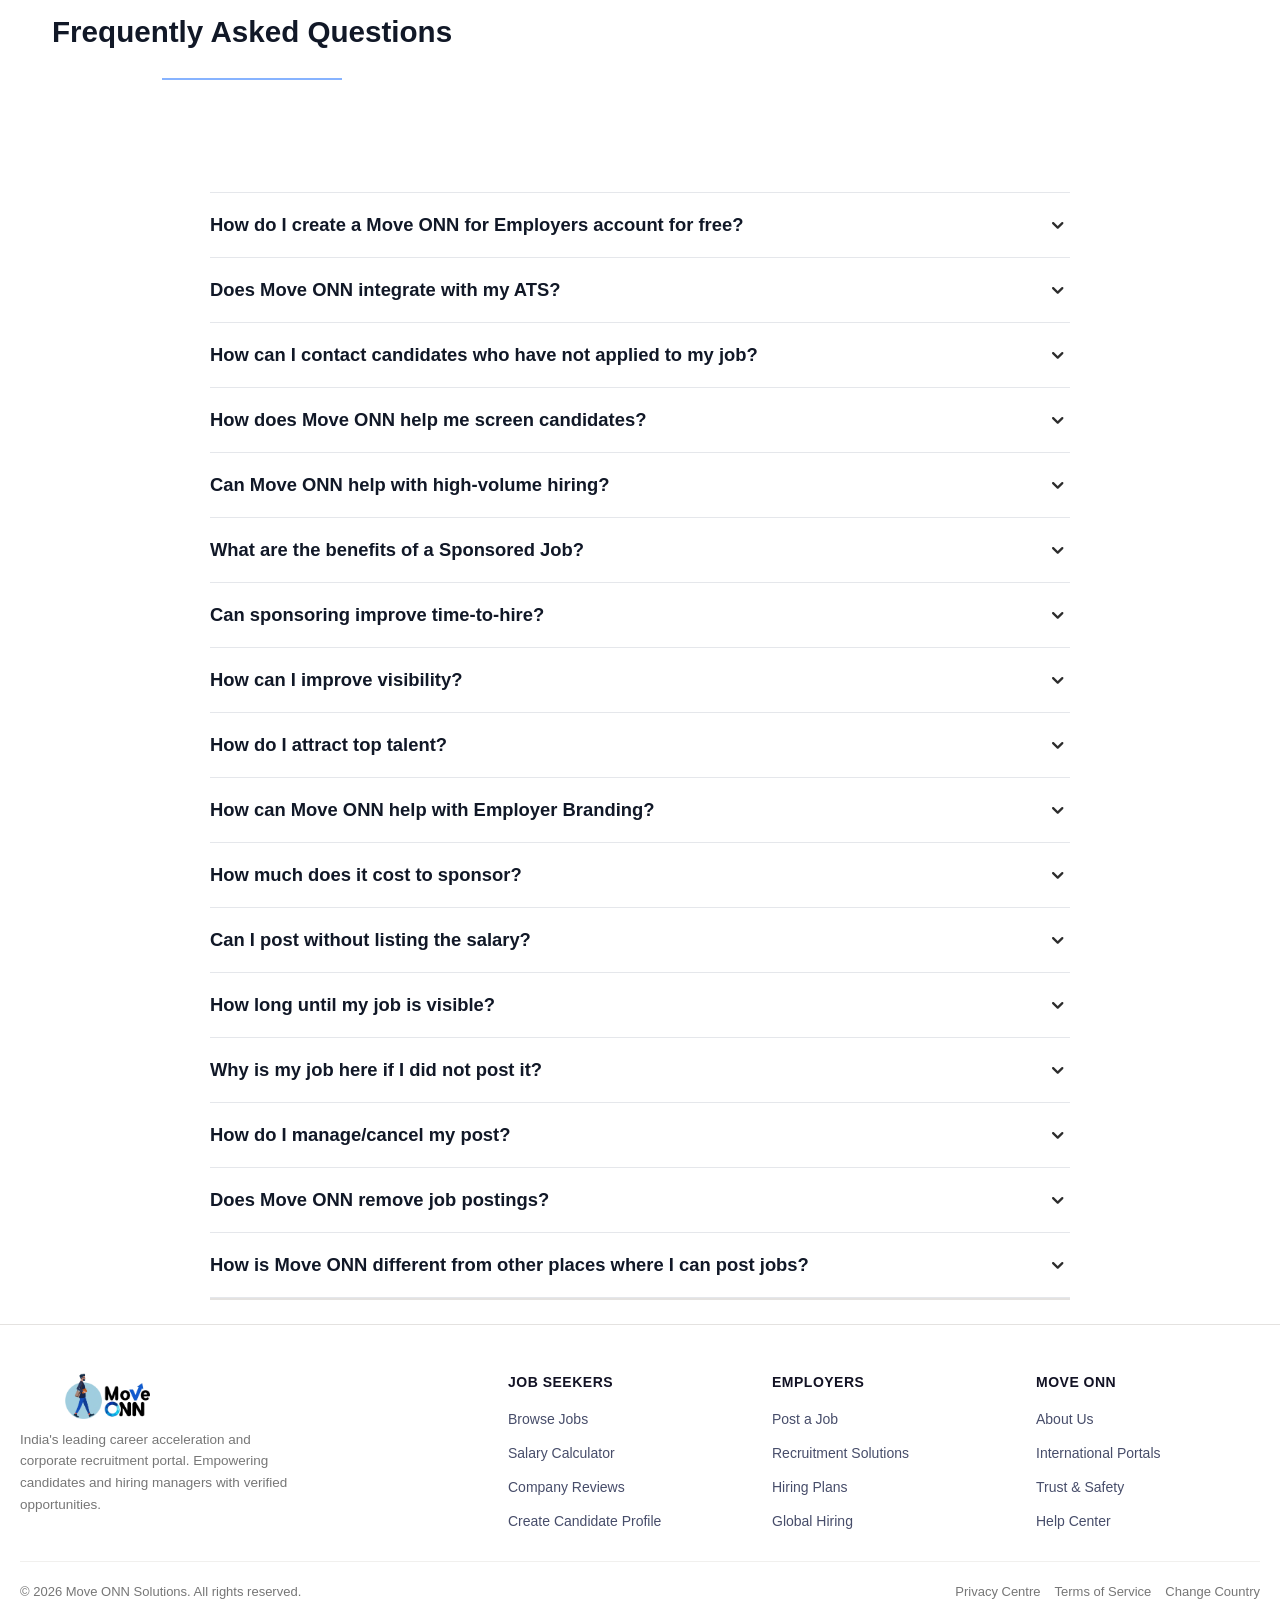
<file: hire.html>
<!DOCTYPE html>
<html lang="en">
<head>
  <meta charset="UTF-8">
  <meta name="viewport" content="width=device-width, initial-scale=1.0, maximum-scale=1.0, user-scalable=no, viewport-fit=cover">
  <title>Hire Top Talent & Post Jobs - Move ONN Consultancy</title>
  <meta name="description" content="Connect with pre-vetted senior engineers, designers, analysts, and leaders with Move ONN Recruitment Solutions.">
  <link rel="icon" href="assets/images/moveonn-icon.png" type="image/png">

  <!-- Local Offline CSS Engine (Strictly Modular, Zero External CDN) -->
  <link rel="stylesheet" href="css/bootstrap.min.css">
  <link rel="stylesheet" href="css/common.css">
  <link rel="stylesheet" href="css/header.css">
  <link rel="stylesheet" href="css/hire.css">
  <link rel="stylesheet" href="css/footer.css">

  <!-- Instant Pre-Hydration & Zero-FOUC Engine -->
  <script>
    (function() {
      try {
        var c = localStorage.getItem('jt_country') || 'IN';
        var l = localStorage.getItem('jt_lang') || 'en';
        window.handleAvatarClick = window.handleAvatarClick || function(e) {
                if (e) { e.preventDefault(); e.stopPropagation(); }
                var d = document.getElementById('jtUserDropdown');
                if (d) { d.classList.toggle('is-open'); }
                else { window.location.href = 'profile.html'; }
              };
              window.openAuthModal = window.openAuthModal || function(tab) {
                var modal = document.getElementById('jtAuthModal');
                if (modal) { modal.classList.add('is-open'); }
              };
              var u = localStorage.getItem('moveonn_user') || null;
        document.documentElement.setAttribute('data-country', c);
        document.documentElement.setAttribute('data-lang', l);
        document.documentElement.setAttribute('lang', l);
        if (u) {
          document.documentElement.classList.add('jt-user-logged-in');
        }
      } catch(e) {}
    })();
  </script>
</head>
<body class="page-hire">

  <!-- ==========================================================================
       1. Single Unified Responsive Navbar (Complies with PROJECT_STANDARDS.md)
       ========================================================================== -->
  <header class="jt-header">
    <div class="container jt-navbar">
      
      <!-- Brand Logo (Pure clickable link, zero inline event cancellation) -->
      <a href="index.html" class="jt-brand" aria-label="Move ONN Home">
        <img src="assets/images/moveonn-wordmark.png" alt="Move ONN" class="jt-logo">
      </a>

      <!-- Desktop Navigation Menu (Visible >= 992px) -->
      <nav class="jt-nav-menu" aria-label="Main Navigation">
        <ul class="jt-nav-list">
          <li><a href="index.html" class="jt-nav-item">Home</a></li>
          <li><a href="jobs.html" class="jt-nav-item">Jobs</a></li>
          <li><a href="companies.html" class="jt-nav-item">Company reviews</a></li>
          <li><a href="salaries.html" class="jt-nav-item">Salary guide</a></li>
        </ul>
      </nav>

      <!-- Right Action Area -->
      <div class="jt-nav-actions">
        <a href="hire.html" class="jt-btn-hire">Employer Portal</a>
        <!-- Country Selector -->
        <a href="countries.html" class="jt-action-country" aria-label="Change country">
          <span class="jt-flag"><img src="assets/flags/in.svg" alt="India" class="jt-nav-flag-img"></span> <span class="jt-lang">En</span>
        </a>
        <script>
          (function(){
            try {
              var f = localStorage.getItem('jt_flag');
              var l = localStorage.getItem('jt_lang');
              if (f) {
                var el = document.currentScript.previousElementSibling.querySelector('.jt-nav-flag-img');
                if (el) el.src = f;
              }
              if (l) {
                var tl = document.currentScript.previousElementSibling.querySelector('.jt-lang');
                if (tl) tl.textContent = l.toUpperCase();
              }
            } catch(e){}
          })();
        </script>

        <!-- Dynamic Auth Button (Sign In Button / Profile Avatar) -->
        <div id="jtAuthButtonContainer">
          <button type="button" class="jt-btn-signin-nav" onclick="window.openAuthModal('signin')">
            Sign in
          </button>
        </div>
        <script>
          (function(){
            try {
              var u = localStorage.getItem('moveonn_user') || null;
              if (u) {
                var user = JSON.parse(u);
                var email = (user && user.email) ? user.email.toLowerCase().trim() : '';
                var safeEmail = email ? email.replace(/[^a-z0-9]/g, '_') : '';
                var cImg = null;
                if (safeEmail) {
                  cImg = localStorage.getItem('jt_user_avatar_img__' + safeEmail);
                }
                if (!cImg && email) {
                  cImg = localStorage.getItem('jt_user_avatar_img__' + email);
                }
                if (!cImg) {
                  cImg = localStorage.getItem('jt_user_avatar_img') || (user ? user.avatar : null);
                }
                var avatarInner = cImg 
                  ? '<img src="' + cImg + '" alt="' + (user.name || '') + '" style="width:100%; height:100%; object-fit:cover; border-radius:50%;">'
                  : '<svg viewBox="0 0 24 24" width="22" height="22" fill="#64748b" style="display:block;"><path d="M12 12c2.76 0 5-2.24 5-5s-2.24-5-5-5-5 2.24-5 5 2.24 5 5 5zm0 2c-3.33 0-10 1.67-10 5v3h20v-3c0-3.33-6.67-5-10-5z" /></svg>';
                
                var plan = email ? (localStorage.getItem('jt_user_plan__' + email) || 'free') : 'free';
                var planBadge = '';
                if (plan === 'growth') planBadge = '<span style="margin-left:auto; font-size:10px; padding:2px 6px; background:#004687; color:#fff; border-radius:4px; font-weight:700;">PRO</span>';
                else if (plan === 'enterprise') planBadge = '<span style="margin-left:auto; font-size:10px; padding:2px 6px; background:#004687; color:#fff; border-radius:4px; font-weight:700;">ENTERPRISE</span>';
                
                var c = document.getElementById('jtAuthButtonContainer');
                if (c) {
                  c.innerHTML = '<div class="position-relative">' +
                    '<button type="button" class="jt-user-avatar-btn" id="jtUserAvatarBtn" aria-label="User account menu" aria-expanded="false" onclick="window.handleAvatarClick(event)">' +
                    avatarInner +
                    '</button>' +
                    '<div class="jt-user-dropdown" id="jtUserDropdown">' +
                    '<a href="profile.html" class="jt-user-dropdown-link"><svg width="16" height="16" fill="none" stroke="currentColor" stroke-width="2" viewBox="0 0 24 24"><path d="M20 21v-2a4 4 0 0 0-4-4H8a4 4 0 0 0-4 4v2"></path><circle cx="12" cy="7" r="4"></circle></svg><span>Profile Dashboard</span>' + planBadge + '</a>' +
                    '<a href="jobs.html?tab=saved" class="jt-user-dropdown-link"><svg width="16" height="16" fill="none" stroke="currentColor" stroke-width="2" viewBox="0 0 24 24"><path d="M19 21l-7-5-7 5V5a2 2 0 0 1 2-2h10a2 2 0 0 1 2 2z"></path></svg><span>My Saved Jobs</span></a>' +
                    '<a href="employer-dashboard.html" class="jt-user-dropdown-link"><svg width="16" height="16" fill="none" stroke="currentColor" stroke-width="2" viewBox="0 0 24 24"><rect x="2" y="7" width="20" height="14" rx="2" ry="2"></rect><path d="M16 21V5a2 2 0 0 0-2-2h-4a2 2 0 0 0-2 2v16"></path></svg><span>Employer Portal</span></a>' +
                    '<div class="jt-user-dropdown-divider"></div>' +
                    '<button type="button" class="jt-user-dropdown-signout" onclick="window.performSignOut()"><svg width="16" height="16" fill="none" stroke="currentColor" stroke-width="2" viewBox="0 0 24 24"><path d="M9 21H5a2 2 0 0 1-2-2V5a2 2 0 0 1 2-2h4"></path><polyline points="16 17 21 12 16 7"></polyline><line x1="21" y1="12" x2="9" y2="12"></line></svg><span>Sign out</span></button>' +
                    '</div></div>';
                }
              }
            } catch(e) {}
          })();
        </script>

        <!-- Mobile Hamburger Toggle (Strictly hidden >= 992px) -->
        <button type="button" class="jt-burger-btn" id="jtBurgerBtn" aria-label="Toggle navigation menu" aria-expanded="false">
          <span class="jt-burger-line"></span>
          <span class="jt-burger-line"></span>
          <span class="jt-burger-line"></span>
        </button>
      </div>

    </div>

    <!-- Mobile Off-Canvas Drawer (Unified within same component) -->
    <div class="jt-mobile-drawer" id="jtMobileDrawer">
      <div class="jt-drawer-backdrop" id="jtDrawerBackdrop"></div>
      <div class="jt-drawer-panel">
        <div class="jt-drawer-header">
          <img src="assets/images/moveonn-wordmark.png" alt="Move ONN" class="jt-logo-sm">
          <button type="button" class="jt-drawer-close" id="jtDrawerCloseBtn" aria-label="Close menu">&times;</button>
        </div>
        <div class="jt-drawer-body">
          <!-- Injected Mobile Auth Profile or Sign-in button -->
          <div id="jtDrawerAuthSection" class="jt-drawer-auth"></div>
          
          <ul class="jt-drawer-links">
            <li><a href="index.html" class="jt-drawer-link"><span>Home</span> <svg width="16" height="16" fill="none" stroke="currentColor" stroke-width="2" viewBox="0 0 24 24"><polyline points="9 18 15 12 9 6"></polyline></svg></a></li>
            <li><a href="jobs.html" class="jt-drawer-link"><span>Jobs</span> <svg width="16" height="16" fill="none" stroke="currentColor" stroke-width="2" viewBox="0 0 24 24"><polyline points="9 18 15 12 9 6"></polyline></svg></a></li>
            <li><a href="companies.html" class="jt-drawer-link"><span>Company reviews</span> <svg width="16" height="16" fill="none" stroke="currentColor" stroke-width="2" viewBox="0 0 24 24"><polyline points="9 18 15 12 9 6"></polyline></svg></a></li>
            <li><a href="salaries.html" class="jt-drawer-link"><span>Salary guide</span> <svg width="16" height="16" fill="none" stroke="currentColor" stroke-width="2" viewBox="0 0 24 24"><polyline points="9 18 15 12 9 6"></polyline></svg></a></li>
            <li class="jt-drawer-divider"></li>
            <li><a href="hire.html#pricing" class="jt-drawer-link"><span>Pricing &amp; Plans</span> <svg width="16" height="16" fill="none" stroke="currentColor" stroke-width="2" viewBox="0 0 24 24"><polyline points="9 18 15 12 9 6"></polyline></svg></a></li>
            <li class="jt-drawer-divider"></li>
            <li><a href="countries.html" class="jt-drawer-link"><span>Change country: India <img src="assets/flags/in.svg" alt="India" class="jt-nav-flag-img" style="margin-left:6px;"></span> <svg width="16" height="16" fill="none" stroke="currentColor" stroke-width="2" viewBox="0 0 24 24"><polyline points="9 18 15 12 9 6"></polyline></svg></a></li>
          </ul>
        </div>
      </div>
    </div>
  </header>

  <!-- ==========================================================================
       2. Main Content (Employer Portal Suite)
       ========================================================================== -->
  <main class="css-u74ql7 eu4oa1w0">
    <div class="css-u74ql7 eu4oa1w0" data-tn-section="main" bis_skin_checked="1">

      <!-- BLOCK 1: Hero Layered Shape Section -->
      <div data-scroll-tracking-id="impr-tracked-comp" data-tn-element="block1_heroLayeredShape" data-tn-component="block1_heroLayeredShape" class="css-u74ql7 eu4oa1w0" bis_skin_checked="1">
        <section class="css-1hx1238 eu4oa1w0">
          <div class="css-1sm8id2 eu4oa1w0" bis_skin_checked="1">
            <div class="css-1s089is eu4oa1w0" bis_skin_checked="1"></div>
            <div class="css-1ud3kyp eu4oa1w0" bis_skin_checked="1">
              <div class="css-4q23eu eu4oa1w0" bis_skin_checked="1">
                <div class="css-gk9upa eu4oa1w0" bis_skin_checked="1">
                  
                  <!-- Ambient Watermark SVG Arch -->
                  <div class="css-1a8xm5r eu4oa1w0" bis_skin_checked="1">
                    <svg role="presentation" viewBox="480 0 1019 808" fill="none" xmlns="http://www.w3.org/2000/svg" class="css-1f6eeob eu4oa1w0">
                      <defs>
                        <linearGradient id="_R_1lak6ktal5fivdb_">
                          <stop offset="0" class="css-e84xgb eu4oa1w0"></stop>
                          <stop offset="100" class="css-1d8n99g eu4oa1w0"></stop>
                        </linearGradient>
                      </defs>
                      <path d="M1710.23 186C911.56 121.218 1124.14 808 459.671 808C34.6989 808 -43.4934 333.614 18.9655 0H224.029H1919C1919 154.084 1801.51 193.404 1710.23 186Z" fill="url(#_R_1lak6ktal5fivdb_)"></path>
                    </svg>
                  </div>

                  <!-- Hero Left: Content -->
                  <div class="css-6yp0k2 eu4oa1w0" bis_skin_checked="1">
                    <h1 class="css-19fhnq5 e1tiznh50">Move ONN for Employers</h1>
                    <h2 class="css-18g36sx e1tiznh50">
                      <div class="css-u74ql7 eu4oa1w0" bis_skin_checked="1">
                        <span>Let’s hire your next great candidate. <em>Fast</em>.</span>
                      </div>
                    </h2>
                    <div class="css-1x2s017 e1wnkr790" bis_skin_checked="1">
                      <div class="css-u74ql7 eu4oa1w0" bis_skin_checked="1">
                        <p class="css-5l3f0p e1wnkr790" style="color:#ffffff !important; font-size:1.15rem; line-height:1.6; text-shadow:0 1px 3px rgba(0,0,0,0.3);">No matter the skills, experience or qualifications you’re looking for, you’ll find the right people here.</p>
                      </div>
                    </div>
                    <div class="css-gvr0dl e37uo190" bis_skin_checked="1">
                      <div class="css-u74ql7 eu4oa1w0" bis_skin_checked="1" style="display:flex; align-items:center; gap:12px; flex-wrap:wrap;">
                        <a href="employer-dashboard.html" data-tn-element="webxHireHeroPostJobButton" class="css-8flg3 eac13zx0" style="text-decoration:none; display:inline-flex; align-items:center; justify-content:center; background:#00a3ff !important; color:#ffffff !important; font-weight:700; box-shadow:0 4px 14px rgba(0,163,255,0.4);">Post a job</a>
                      </div>
                    </div>
                  </div>

                  <!-- Hero Right: Professional Photography -->
                  <div class="css-nxsixi eu4oa1w0" bis_skin_checked="1">
                    <div class="css-11djek6 eu4oa1w0" bis_skin_checked="1">
                      <img alt="a professional man wearing glasses preparing to use Move ONN's matching and hiring platform to hire his next candidate" width="1000" height="857" src="assets/images/employer_hero_in.webp" fetchpriority="high" class="css-woq1zf eu4oa1w0">
                      <img alt="" width="1000" height="857" src="assets/images/employer_hero_bg.webp" class="css-10qceif eu4oa1w0">
                    </div>
                  </div>

                </div>
              </div>
            </div>
          </div>
        </section>
        <div class="scroll-tracked-el" bis_skin_checked="1"></div>
      </div>

      <!-- SPEC SECTION 1: Recruiter Resume Search Bar -->
      <section class="jt-employer-spec-section" style="padding-top: 36px; padding-bottom: 24px;" id="empResumeSearchSection">
        <div class="jt-emp-search-wrap">
          <div class="jt-emp-section-header" style="margin-bottom: 24px;">
            <span class="jt-emp-section-tag">Candidate Database Search</span>
            <h2 class="jt-emp-section-title">Search 20M+ Verified Candidate Resumes</h2>
            <p class="jt-emp-section-subtitle">Instantly preview pre-screened talent across engineering, product, sales, and corporate operations</p>
          </div>
          <form class="jt-emp-search-capsule" id="jtEmpResumeSearchForm">
            <div class="jt-emp-search-field">
              <svg width="20" height="20" fill="none" stroke="#64748b" stroke-width="2.2" viewBox="0 0 24 24"><circle cx="11" cy="11" r="8"></circle><line x1="21" y1="21" x2="16.65" y2="16.65"></line></svg>
              <input type="text" class="jt-emp-search-input" id="jtEmpSearchRole" placeholder="Skill or job title" autocomplete="off">
            </div>
            <div class="jt-emp-search-divider"></div>
            <div class="jt-emp-search-field">
              <svg width="20" height="20" fill="none" stroke="#64748b" stroke-width="2.2" viewBox="0 0 24 24"><path d="M21 10c0 7-9 13-9 13s-9-6-9-13a9 9 0 0 1 18 0z"></path><circle cx="12" cy="10" r="3"></circle></svg>
              <input type="text" class="jt-emp-search-input" id="jtEmpSearchLoc" placeholder="City or location" autocomplete="off">
            </div>
            <button type="submit" class="btn-jt-emp-search">
              <span>Search Resumes</span>
            </button>
          </form>
          <!-- Live Search Results Preview Container -->
          <div id="jtEmpSearchResults" style="display:none; margin-top: 24px;"></div>
        </div>
      </section>

      <!-- SPEC SECTION 2: Employer Benefits & Live Stats Counter -->
      <section class="jt-employer-spec-section jt-employer-spec-bg" id="empBenefitsSection">
        <div class="jt-emp-section-header">
          <span class="jt-emp-section-tag">Why Choose Us</span>
          <h2 class="jt-emp-section-title">Built for Faster, Predictable Corporate Hiring</h2>
          <p class="jt-emp-section-subtitle">Empowering 500+ enterprises with AI candidate matching, automated screening, and verified talent pipelines</p>
        </div>
        <div class="jt-emp-stats-grid">
          <div class="jt-emp-stat-card">
            <div class="jt-emp-stat-icon-wrap">
              <svg width="24" height="24" viewBox="0 0 24 24" fill="none" stroke="currentColor" stroke-width="2"><path d="M17 21v-2a4 4 0 0 0-4-4H5a4 4 0 0 0-4 4v2"></path><circle cx="9" cy="7" r="4"></circle><path d="M23 21v-2a4 4 0 0 0-3-3.87"></path><path d="M16 3.13a4 4 0 0 1 0 7.75"></path></svg>
            </div>
            <div class="jt-emp-stat-num">20.1M+</div>
            <p class="jt-emp-stat-label">Registered Candidates</p>
          </div>
          <div class="jt-emp-stat-card">
            <div class="jt-emp-stat-icon-wrap">
              <svg width="24" height="24" viewBox="0 0 24 24" fill="none" stroke="currentColor" stroke-width="2"><path d="M14 2H6a2 2 0 0 0-2 2v16a2 2 0 0 0 2 2h12a2 2 0 0 0 2-2V8z"></path><polyline points="14 2 14 8 20 8"></polyline><line x1="16" y1="13" x2="8" y2="13"></line><line x1="16" y1="17" x2="8" y2="17"></line></svg>
            </div>
            <div class="jt-emp-stat-num">8.5M+</div>
            <p class="jt-emp-stat-label">Active Verified Resumes</p>
          </div>
          <div class="jt-emp-stat-card">
            <div class="jt-emp-stat-icon-wrap">
              <svg width="24" height="24" viewBox="0 0 24 24" fill="none" stroke="currentColor" stroke-width="2"><polyline points="20 6 9 17 4 12"></polyline></svg>
            </div>
            <div class="jt-emp-stat-num">150,000+</div>
            <p class="jt-emp-stat-label">Successful Hires Made</p>
          </div>
          <div class="jt-emp-stat-card">
            <div class="jt-emp-stat-icon-wrap">
              <svg width="24" height="24" viewBox="0 0 24 24" fill="none" stroke="currentColor" stroke-width="2"><circle cx="12" cy="12" r="10"></circle><polyline points="12 6 12 12 16 14"></polyline></svg>
            </div>
            <div class="jt-emp-stat-num">&lt; 24h</div>
            <p class="jt-emp-stat-label">Avg. Candidate Response</p>
          </div>
        </div>
      </section>

      <!-- BLOCK 2: Pillar Group (Manage your hiring from start to finish) -->
      <div data-scroll-tracking-id="impr-tracked-comp" data-tn-element="block2_pillarGroup" data-tn-component="block2_pillarGroup" class="css-u74ql7 eu4oa1w0" bis_skin_checked="1">
        <section class="css-1hx1238 eu4oa1w0">
          <div class="css-1sm8id2 eu4oa1w0" bis_skin_checked="1">
            <div class="css-tw3ba1 eu4oa1w0" bis_skin_checked="1">
              <header class="css-xgatr3 e37uo190" style="margin-bottom: 24px;">
                <h2 class="css-hxyl4h e1tiznh50">Manage your hiring from start to finish</h2>
                <p style="font-size: 15px; color: #474d6a; margin-top: 8px;">Explore end-to-end recruitment capabilities designed to scale your team efficiently</p>
              </header>
            </div>
            <div class="css-tw3ba1 eu4oa1w0" bis_skin_checked="1">
              <div class="css-1rfy1y9 eu4oa1w0" bis_skin_checked="1">
                <div class="css-wj0of1 eu4oa1w0" bis_skin_checked="1">
                  
                  <div class="css-yu5l5a e37uo190" bis_skin_checked="1">
                    <h3 class="css-1xiz8vv e1tiznh50">Post a job</h3>
                    <div class="css-1cpsvkk e1wnkr790" bis_skin_checked="1">
                      <div class="css-u74ql7 eu4oa1w0" bis_skin_checked="1">
                        <p class="css-5l3f0p e1wnkr790">Get started with a job post. Move ONN has 20.1M unique monthly users to deliver verified applicants.</p>
                      </div>
                    </div>
                  </div>

                  <div class="css-yu5l5a e37uo190" bis_skin_checked="1">
                    <h3 class="css-1xiz8vv e1tiznh50">Find quality applicants</h3>
                    <div class="css-1cpsvkk e1wnkr790" bis_skin_checked="1">
                      <div class="css-u74ql7 eu4oa1w0" bis_skin_checked="1">
                        <p class="css-5l3f0p e1wnkr790">Customise your post with screening tools to help narrow down to potential top-tier candidates.</p>
                      </div>
                    </div>
                  </div>

                  <div class="css-yu5l5a e37uo190" bis_skin_checked="1">
                    <h3 class="css-1xiz8vv e1tiznh50">Make connections</h3>
                    <div class="css-1cpsvkk e1wnkr790" bis_skin_checked="1">
                      <div class="css-u74ql7 eu4oa1w0" bis_skin_checked="1">
                        <p class="css-5l3f0p e1wnkr790">Track, message, invite and interview directly on Move ONN with no extra apps to download.</p>
                      </div>
                    </div>
                  </div>

                  <div class="css-yu5l5a e37uo190" bis_skin_checked="1">
                    <h3 class="css-1xiz8vv e1tiznh50">Hire confidently</h3>
                    <div class="css-1cpsvkk e1wnkr790" bis_skin_checked="1">
                      <div class="css-u74ql7 eu4oa1w0" bis_skin_checked="1">
                        <p class="css-5l3f0p e1wnkr790">You’re not alone on your hiring journey. We have helpful resources for every step of the hiring process.</p>
                      </div>
                    </div>
                  </div>

                </div>
              </div>
            </div>
          </div>
        </section>
        <div class="scroll-tracked-el" bis_skin_checked="1"></div>
      </div>

      <!-- BLOCK 3: Interactive Candidates Dashboard -->
      <div data-scroll-tracking-id="impr-tracked-comp" data-tn-element="block3_featureDense" data-tn-component="block3_featureDense" class="css-u74ql7 eu4oa1w0" bis_skin_checked="1">
        <section class="css-1hx1238 eu4oa1w0">
          <div class="css-1sm8id2 eu4oa1w0" bis_skin_checked="1">
            <div class="css-tw3ba1 eu4oa1w0" bis_skin_checked="1">
              <header class="css-62x9sb e37uo190" style="margin-bottom: 24px;">
                <h2 class="css-19k35fy e1tiznh50">Interactive Candidate Pipeline</h2>
                <p style="font-size: 15px; color: #474d6a; margin-top: 8px;">Monitor applicants, review skill assessments, and conduct live interviews in real time</p>
              </header>
            </div>
            
            <div class="jt-employer-dashboard-box">
              <div class="jt-employer-dashboard-sidebar" role="tablist" aria-label="Dashboard Features">
                <button type="button" class="jt-dash-feature-item active" data-dash-tab="manage" role="tab" aria-selected="true" aria-controls="jtDashCardsContainer">
                  <div class="jt-dash-dot"></div>
                  <div class="jt-dash-item-text">
                    <h3 class="jt-dash-feature-title">Manage your jobs</h3>
                    <p class="jt-dash-feature-desc">View applicants, edit descriptions, adjust budgets, and monitor candidate status in real time.</p>
                  </div>
                </button>
                <button type="button" class="jt-dash-feature-item" data-dash-tab="choose" role="tab" aria-selected="false" aria-controls="jtDashCardsContainer">
                  <div class="jt-dash-dot"></div>
                  <div class="jt-dash-item-text">
                    <h3 class="jt-dash-feature-title">Choose who moves forward</h3>
                    <p class="jt-dash-feature-desc">Filter by match score, assessment results, and recruiter notes to shortlist candidates fast.</p>
                  </div>
                </button>
                <button type="button" class="jt-dash-feature-item" data-dash-tab="interview" role="tab" aria-selected="false" aria-controls="jtDashCardsContainer">
                  <div class="jt-dash-dot"></div>
                  <div class="jt-dash-item-text">
                    <h3 class="jt-dash-feature-title">Interview anywhere</h3>
                    <p class="jt-dash-feature-desc">Conduct 1-click video calls with built-in screener rubrics right inside your browser.</p>
                  </div>
                </button>
              </div>

              <!-- Interactive Dashboard Preview Card -->
              <div class="jt-employer-dashboard-preview">
                <div class="jt-dash-preview-header">
                  <div class="jt-dash-preview-badge-wrap">
                    <span class="jt-dash-status-dot-pulse"></span>
                    <span class="jt-dash-preview-badge" id="jtDashBadge">Live Candidate Pipeline</span>
                  </div>
                  <span class="jt-dash-active-count" id="jtDashCount">2 New Matches</span>
                </div>
                
                <div id="jtDashCardsContainer" class="jt-dash-cards-container">
                  <div class="jt-dash-candidate-card">
                    <div class="jt-dash-avatar">RV</div>
                    <div class="jt-dash-info">
                      <div class="jt-dash-name">Rajesh Verma <span class="jt-dash-match">98% Match</span></div>
                      <div class="jt-dash-role">Senior Full Stack Engineer • Bangalore</div>
                      <div class="jt-dash-skills">
                        <span>Node.js</span>
                        <span>React</span>
                        <span>TypeScript</span>
                        <span>AWS</span>
                      </div>
                    </div>
                    <span class="jt-dash-status-pill status-new">New Applicant</span>
                  </div>

                  <div class="jt-dash-candidate-card">
                    <div class="jt-dash-avatar">AS</div>
                    <div class="jt-dash-info">
                      <div class="jt-dash-name">Anamika Singh <span class="jt-dash-match">95% Match</span></div>
                      <div class="jt-dash-role">Lead Product Designer • Remote</div>
                      <div class="jt-dash-skills">
                        <span>Figma</span>
                        <span>Design Systems</span>
                        <span>User Research</span>
                      </div>
                    </div>
                    <span class="jt-dash-status-pill status-review">Under Review</span>
                  </div>
                </div>
              </div>
            </div>

          </div>
        </section>
        <div class="scroll-tracked-el" bis_skin_checked="1"></div>
      </div>

      <!-- BLOCK 4: Smart Sourcing Feature Section -->
      <section class="jt-employer-feature-section">
        <div class="jt-employer-container">
          <div class="jt-employer-grid-2col">
            <div class="jt-employer-img-col">
              <img alt="product representation of a matched candidate in Move ONN Smart Sourcing" width="600" height="525" src="assets/images/employer_copy_image.png" class="jt-employer-feature-img">
            </div>
            <div class="jt-employer-feature-text">
              <h2 class="css-vaxq1m e1tiznh50">Unlock matched candidates with Move ONN Smart Sourcing</h2>
              <div class="css-1ap3djd e1wnkr790">
                <p class="css-5l3f0p e1wnkr790">When you have a job posted and add a Move ONN Smart Sourcing subscription, you immediately start seeing candidates whose CVs on Move ONN fit your job description. When someone stands out, invite them to apply directly.</p>
              </div>
              <button type="button" data-tn-element="webxEmployerSmartSourcingButton" id="jtSmartSourcingBtn" class="css-1oskdiz eac13zx0 jt-employer-action-link" style="border:none; background:none; cursor:pointer; font-family:inherit; padding:0; display:inline-flex; align-items:center; gap:8px;">
                <span>Explore Smart Sourcing</span>
                <svg xmlns="http://www.w3.org/2000/svg" focusable="false" role="img" fill="currentColor" viewBox="0 0 24 24" width="18" height="18"><path d="M12.409 12L8.604 8.195a1.08 1.08 0 01-.316-.795A1.08 1.08 0 019.4 6.287c.32 0 .585.106.796.317l4.594 4.594c.112.112.193.236.245.373a1.2 1.2 0 01.078.429 1.2 1.2 0 01-.078.428 1.053 1.053 0 01-.245.373l-4.594 4.594a1.08 1.08 0 01-.796.317A1.08 1.08 0 018.288 16.6c0-.32.105-.585.316-.796L12.41 12z"></path></svg>
              </button>
            </div>
          </div>
        </div>
      </section>

      <!-- BLOCK 5: Hiring Resources & Help Centre Section -->
      <section class="jt-employer-feature-section jt-bg-light">
        <div class="jt-employer-container">
          <div class="jt-employer-grid-2col">
            <div class="jt-employer-feature-text">
              <h2 class="css-vaxq1m e1tiznh50">Hiring resources for every step of the process</h2>
              <div class="css-1ap3djd e1wnkr790">
                <p class="css-5l3f0p e1wnkr790">You’re not alone on your hiring journey. We have helpful resources for every step of the hiring process, including interview guides, competitive market salary reports, and compliance playbooks.</p>
              </div>
              <div style="display: flex; gap: 24px; flex-wrap: wrap; margin-top: 20px;">
                <button type="button" data-tn-element="webxEmployerWebHelpCenter" id="jtEmployerHelpCenterBtn" class="css-1oskdiz eac13zx0 jt-employer-action-link" style="border:none; background:none; cursor:pointer; font-family:inherit; padding:0; display:inline-flex; align-items:center; gap:8px;">
                  <span>Employer Help Centre</span>
                  <svg xmlns="http://www.w3.org/2000/svg" focusable="false" role="img" fill="currentColor" viewBox="0 0 24 24" width="18" height="18"><path d="M12.409 12L8.604 8.195a1.08 1.08 0 01-.316-.795A1.08 1.08 0 019.4 6.287c.32 0 .585.106.796.317l4.594 4.594c.112.112.193.236.245.373a1.2 1.2 0 01.078.429 1.2 1.2 0 01-.078.428 1.053 1.053 0 01-.245.373l-4.594 4.594a1.08 1.08 0 01-.796.317A1.08 1.08 0 018.288 16.6c0-.32.105-.585.316-.796L12.41 12z"></path></svg>
                </button>
                <button type="button" data-tn-element="webxEmployerWebResourceLibrary" id="jtEmployerResourceLibBtn" class="css-1oskdiz eac13zx0 jt-employer-action-link" style="border:none; background:none; cursor:pointer; font-family:inherit; padding:0; display:inline-flex; align-items:center; gap:8px;">
                  <span>Employer Resource Library</span>
                  <svg xmlns="http://www.w3.org/2000/svg" focusable="false" role="img" fill="currentColor" viewBox="0 0 24 24" width="18" height="18"><path d="M12.409 12L8.604 8.195a1.08 1.08 0 01-.316-.795A1.08 1.08 0 019.4 6.287c.32 0 .585.106.796.317l4.594 4.594c.112.112.193.236.245.373a1.2 1.2 0 01.078.429 1.2 1.2 0 01-.078.428 1.053 1.053 0 01-.245.373l-4.594 4.594a1.08 1.08 0 01-.796.317A1.08 1.08 0 018.288 16.6c0-.32.105-.585.316-.796L12.41 12z"></path></svg>
                </button>
              </div>
            </div>
            <div class="jt-employer-img-col">
              <img alt="a woman climbing a ladder to reach books on a high shelf in a library, representing the many resources available in Move ONN’s Help Centre" width="600" height="378" src="assets/images/employer_ladder_person.webp" class="jt-employer-feature-img">
            </div>
          </div>
        </div>
      </section>

      <!-- BLOCK 6: Lower CTA Section -->
      <section class="jt-employer-feature-section">
        <div class="jt-employer-container">
          <div class="jt-employer-grid-2col">
            <div class="jt-employer-img-col">
              <img alt="a young professional exploring Move ONN's matching and hiring platform on a laptop" width="600" height="380" src="assets/images/employer_lower_cta.webp" class="jt-employer-feature-img">
            </div>
            <div class="jt-employer-feature-text">
              <h2 class="css-vaxq1m e1tiznh50">Ready to find your next hired candidate?</h2>
              <div class="css-1ap3djd e1wnkr790">
                <p class="css-5l3f0p e1wnkr790">Create a job post in minutes and tap into India's largest verified talent network of top engineers, executives, and specialists.</p>
              </div>
              <a href="employer-dashboard.html" data-tn-element="webxEmployerLowerCtaPostJobButton" class="css-8flg3 eac13zx0" style="margin-top: 8px; text-decoration:none; display:inline-flex; align-items:center; justify-content:center;">Post a job</a>
            </div>
          </div>
        </div>
      </section>
      <!-- SPEC SECTION 3: Featured Candidates Showcase (Top Talent Preview) -->
      <section class="jt-employer-spec-section" id="empFeaturedCandidatesSection">
        <div class="jt-emp-section-header">
          <span class="jt-emp-section-tag">Top Talent Preview</span>
          <h2 class="jt-emp-section-title">Pre-Screened, Top-Rated Candidates Ready to Hire</h2>
          <p class="jt-emp-section-subtitle">Browse vetted professionals with high-demand skillsets and proven industry track records</p>
        </div>
        <div class="jt-candidates-grid">
          
          <!-- Candidate 1 -->
          <article class="jt-candidate-profile-card">
            <div>
              <div class="jt-cand-top-row">
                <div class="jt-cand-user-meta">
                  <div class="jt-cand-avatar">RV</div>
                  <div>
                    <h3 class="jt-cand-name">Rajesh Verma</h3>
                    <p class="jt-cand-title">Senior Full Stack Engineer</p>
                  </div>
                </div>
                <span class="jt-cand-match-pill">98% Match</span>
              </div>
              <div class="jt-cand-detail-chips">
                <span class="jt-cand-chip">5 Yrs Exp</span>
                <span class="jt-cand-chip">Bengaluru (Open to Remote)</span>
                <span class="jt-cand-chip">₹18 LPA Current</span>
              </div>
              <div class="jt-cand-skills-row">
                <span class="jt-cand-skill-tag">React</span>
                <span class="jt-cand-skill-tag">Node.js</span>
                <span class="jt-cand-skill-tag">AWS</span>
                <span class="jt-cand-skill-tag">TypeScript</span>
                <span class="jt-cand-skill-tag">PostgreSQL</span>
              </div>
            </div>
            <div class="jt-cand-action-row">
              <span class="jt-cand-notice">Notice: Immediate Joiner (0 Days)</span>
              <button type="button" class="btn-jt-cand-contact" disabled style="opacity:0.65; cursor:default; pointer-events:none;">View Profile</button>
            </div>
          </article>

          <!-- Candidate 2 -->
          <article class="jt-candidate-profile-card">
            <div>
              <div class="jt-cand-top-row">
                <div class="jt-cand-user-meta">
                  <div class="jt-cand-avatar" style="background:#0284c7;">PM</div>
                  <div>
                    <h3 class="jt-cand-name">Pooja Mishra</h3>
                    <p class="jt-cand-title">Enterprise Sales & BD Head</p>
                  </div>
                </div>
                <span class="jt-cand-match-pill">96% Match</span>
              </div>
              <div class="jt-cand-detail-chips">
                <span class="jt-cand-chip">8 Yrs Exp</span>
                <span class="jt-cand-chip">Gurugram / Delhi NCR</span>
                <span class="jt-cand-chip">₹24 LPA Current</span>
              </div>
              <div class="jt-cand-skills-row">
                <span class="jt-cand-skill-tag">B2B SaaS</span>
                <span class="jt-cand-skill-tag">Key Account Mgmt</span>
                <span class="jt-cand-skill-tag">Salesforce</span>
                <span class="jt-cand-skill-tag">Team Leadership</span>
              </div>
            </div>
            <div class="jt-cand-action-row">
              <span class="jt-cand-notice">Notice: 15 Days Notice</span>
              <button type="button" class="btn-jt-cand-contact" disabled style="opacity:0.65; cursor:default; pointer-events:none;">View Profile</button>
            </div>
          </article>

          <!-- Candidate 3 -->
          <article class="jt-candidate-profile-card">
            <div>
              <div class="jt-cand-top-row">
                <div class="jt-cand-user-meta">
                  <div class="jt-cand-avatar" style="background:#7c3aed;">AS</div>
                  <div>
                    <h3 class="jt-cand-name">Ananya Sengupta</h3>
                    <p class="jt-cand-title">Lead HR Business Partner</p>
                  </div>
                </div>
                <span class="jt-cand-match-pill">94% Match</span>
              </div>
              <div class="jt-cand-detail-chips">
                <span class="jt-cand-chip">6 Yrs Exp</span>
                <span class="jt-cand-chip">Mumbai, Maharashtra</span>
                <span class="jt-cand-chip">₹16 LPA Current</span>
              </div>
              <div class="jt-cand-skills-row">
                <span class="jt-cand-skill-tag">Talent Acquisition</span>
                <span class="jt-cand-skill-tag">People Ops</span>
                <span class="jt-cand-skill-tag">HR Compliance</span>
                <span class="jt-cand-skill-tag">Employee Relations</span>
              </div>
            </div>
            <div class="jt-cand-action-row">
              <span class="jt-cand-notice">Notice: Immediate Joiner</span>
              <button type="button" class="btn-jt-cand-contact" disabled style="opacity:0.65; cursor:default; pointer-events:none;">View Profile</button>
            </div>
          </article>

          <!-- Candidate 4 -->
          <article class="jt-candidate-profile-card">
            <div>
              <div class="jt-cand-top-row">
                <div class="jt-cand-user-meta">
                  <div class="jt-cand-avatar" style="background:#059669;">VR</div>
                  <div>
                    <h3 class="jt-cand-name">Vikram Roy</h3>
                    <p class="jt-cand-title">Data Scientist & AI Specialist</p>
                  </div>
                </div>
                <span class="jt-cand-match-pill">95% Match</span>
              </div>
              <div class="jt-cand-detail-chips">
                <span class="jt-cand-chip">4 Yrs Exp</span>
                <span class="jt-cand-chip">Hyderabad (Remote)</span>
                <span class="jt-cand-chip">₹20 LPA Current</span>
              </div>
              <div class="jt-cand-skills-row">
                <span class="jt-cand-skill-tag">Python</span>
                <span class="jt-cand-skill-tag">PyTorch</span>
                <span class="jt-cand-skill-tag">LLM Fine-tuning</span>
                <span class="jt-cand-skill-tag">BigQuery</span>
              </div>
            </div>
            <div class="jt-cand-action-row">
              <span class="jt-cand-notice">Notice: 30 Days Notice</span>
              <button type="button" class="btn-jt-cand-contact" disabled style="opacity:0.65; cursor:default; pointer-events:none;">View Profile</button>
            </div>
          </article>

        </div>
      </section>

      <!-- SPEC SECTION 4: Quick Hiring Calculator & ROI Widget (Pricing & Savings) -->
      <div id="pricing" class="jt-pricing-anchor" style="position:relative; top:-70px; height:1px;"></div>
      <section class="jt-employer-spec-section jt-employer-spec-bg" id="empCalculatorSection">
        <div class="jt-emp-section-header">
          <span class="jt-emp-section-tag">Interactive Enterprise ROI</span>
          <h2 class="jt-emp-section-title">Calculate Your Time-to-Hire & Budget Savings</h2>
          <p class="jt-emp-section-subtitle">See how much time and agency commission you save using our direct talent sourcing network</p>
        </div>
        <div class="jt-calculator-card jt-pro-calc-card">
          <div class="jt-calc-layout">
            <div class="jt-calc-form-col">
              <div class="jt-calc-field-group">
                <label class="jt-calc-label" for="jtCalcRoleSelect">Target Job Profile / Role</label>
                <div class="jt-calc-select-wrap">
                  <select id="jtCalcRoleSelect" class="jt-calc-select">
                    <option value="software" selected>Software & Cloud Engineers</option>
                    <option value="sales">Sales & Business Development</option>
                    <option value="data">Data Analysts & AI Specialists</option>
                    <option value="product">Product & Engineering Managers</option>
                    <option value="operations">Operations & Customer Support</option>
                  </select>
                </div>
              </div>

              <div class="jt-calc-field-group">
                <div style="display:flex; justify-content:space-between; align-items:center;">
                  <label class="jt-calc-label" for="jtCalcHeadcountRange">Positions to Fill (Headcount)</label>
                  <span id="jtCalcHeadcountDisplay" class="jt-calc-count-val">3 Hires</span>
                </div>
                <!-- Quick Preset Chips -->
                <div class="jt-calc-preset-chips" role="group" aria-label="Headcount Presets">
                  <button type="button" class="jt-preset-chip" data-count="1">1 Hire</button>
                  <button type="button" class="jt-preset-chip active" data-count="3">3 Hires</button>
                  <button type="button" class="jt-preset-chip" data-count="5">5 Hires</button>
                  <button type="button" class="jt-preset-chip" data-count="10">10 Hires</button>
                  <button type="button" class="jt-preset-chip" data-count="20">20+ Hires</button>
                </div>
                <div class="jt-calc-slider-wrap">
                  <input type="range" id="jtCalcHeadcountRange" min="1" max="20" value="3" class="jt-calc-range" aria-label="Positions to Fill Range">
                </div>
              </div>

              <div class="jt-calc-guarantee-note">
                <svg width="16" height="16" viewBox="0 0 24 24" fill="none" stroke="#16a34a" stroke-width="2.5"><path d="M22 11.08V12a10 10 0 1 1-5.93-9.14"></path><polyline points="22 4 12 14.01 9 11.01"></polyline></svg>
                <span>Calculated against standard 8.33% consultancy placement fees and 45-day traditional hiring cycles.</span>
              </div>
            </div>

            <div class="jt-calc-results-col jt-pro-metrics-col">
              <div class="jt-calc-results-header">
                <span class="jt-kpi-badge">Enterprise Talent Intelligence</span>
                <span class="jt-roi-badge">3.8x Faster Velocity</span>
              </div>
              
              <div class="jt-calc-metric-box">
                <div class="jt-metric-meta">
                  <span class="jt-calc-metric-label">Estimated Time-to-Hire</span>
                  <span class="jt-metric-sub">vs. 45 days traditional</span>
                </div>
                <span id="jtCalcTimeResult" class="jt-calc-metric-value">9 - 14 Days</span>
              </div>

              <div class="jt-calc-metric-box highlight-box">
                <div class="jt-metric-meta">
                  <span class="jt-calc-metric-label">Estimated Agency Cost Saved</span>
                  <span class="jt-metric-sub">Direct recruiter savings</span>
                </div>
                <span id="jtCalcCostResult" class="jt-calc-metric-value highlight-green">₹2,85,000</span>
              </div>

              <div class="jt-calc-metric-box">
                <div class="jt-metric-meta">
                  <span class="jt-calc-metric-label">Matching Profiles in Talent Pool</span>
                  <span class="jt-metric-sub">Ready to interview</span>
                </div>
                <span id="jtCalcPoolResult" class="jt-calc-metric-value">4,350+ Active</span>
              </div>
            </div>
          </div>
        </div>
      </section>

      <!-- SPEC SECTION 6: Client Testimonials & Employer Branding -->
      <section class="jt-employer-spec-section jt-employer-spec-bg" id="empTestimonialsSection">
        <div class="jt-emp-section-header">
          <span class="jt-emp-section-tag">Client Reviews</span>
          <h2 class="jt-emp-section-title">What Hiring Managers Say About Us</h2>
          <p class="jt-emp-section-subtitle">Real experiences from talent acquisition leaders who transformed their hiring velocity</p>
        </div>

        <div class="jt-testimonials-grid">
          
          <div class="jt-testimonial-card">
            <div class="jt-testimonial-stars">★★★★★</div>
            <p class="jt-testimonial-quote">"Reduced our engineering time-to-hire from 42 days to just 11 days. The Smart Sourcing candidate recommendations were spot-on with verified experience."</p>
            <div class="jt-testimonial-author">
              <div class="jt-test-avatar">PS</div>
              <div>
                <h4 class="jt-test-name">Priya Sharma</h4>
                <p class="jt-test-company">VP Talent Acquisition, CloudMatrix India</p>
              </div>
            </div>
          </div>

          <div class="jt-testimonial-card">
            <div class="jt-testimonial-stars">★★★★★</div>
            <p class="jt-testimonial-quote">"We filled 14 critical developer and data science positions within 3 weeks. The verified phone and pre-screened assessment scores saved our recruiters hundreds of hours."</p>
            <div class="jt-testimonial-author">
              <div class="jt-test-avatar" style="background:#e0e7ff; color:#3730a3;">AR</div>
              <div>
                <h4 class="jt-test-name">Amitava Roy</h4>
                <p class="jt-test-company">Head of People & Culture, FinTech Labs</p>
              </div>
            </div>
          </div>

          <div class="jt-testimonial-card">
            <div class="jt-testimonial-stars">★★★★★</div>
            <p class="jt-testimonial-quote">"Best ROI of any hiring portal in India. Direct candidate messaging and integrated interview scheduling made candidate coordination seamless."</p>
            <div class="jt-testimonial-author">
              <div class="jt-test-avatar" style="background:#fef3c7; color:#92400e;">SN</div>
              <div>
                <h4 class="jt-test-name">Sunita Nair</h4>
                <p class="jt-test-company">Director of HR, RetailTech Solutions</p>
              </div>
            </div>
          </div>

        </div>

        <!-- Trusted by 500+ Companies Strip -->
        <div class="jt-trust-strip">
          <h4 class="jt-trust-title">Trusted by 500+ Leading Companies & Rapidly Growing Startups</h4>
          <div class="jt-trust-logos">
            <span class="jt-trust-pill">Tata Consultancy Services</span>
            <span class="jt-trust-pill">Infosys</span>
            <span class="jt-trust-pill">Wipro</span>
            <span class="jt-trust-pill">Google India</span>
            <span class="jt-trust-pill">Amazon</span>
            <span class="jt-trust-pill">L&amp;T Technology</span>
            <span class="jt-trust-pill">Urban Company</span>
            <span class="jt-trust-pill">Apex Consultancy</span>
          </div>
        </div>
      </section>

      <!-- BLOCK 7: Frequently Asked Questions Accordion -->
      <section class="css-1hx1238 eu4oa1w0" style="padding: 64px 0;" id="empFaqSection">
        <div class="css-1sm8id2 eu4oa1w0" bis_skin_checked="1">
          <header class="css-62x9sb e37uo190">
            <h2 class="css-hxyl4h e1tiznh50">Frequently Asked Questions</h2>
          </header>
          
          <div class="jt-faq-wrap">
            <div class="css-owpy2o eu4oa1w0" bis_skin_checked="1">
              <div class="css-1atc7zd eu4oa1w0" data-orientation="vertical" bis_skin_checked="1">
            <div data-state="closed" data-orientation="vertical" data-tn-action-click="true" data-tn-element="FAQItem1_Accordion" class="css-hw6ea4 eu4oa1w0" bis_skin_checked="1">
              <h3 class="css-ywdcoa e1tiznh50">
                <button type="button" aria-controls="radix-_R_1dal6ktal5fivdb_" aria-expanded="false" data-state="closed" data-orientation="vertical" id="radix-_R_btn_1dal6ktal5fivdb_" class="css-rx3jok e37uo190" data-radix-collection-item="">
                  How do I create a Move ONN for Employers account for free?
                  <svg xmlns="http://www.w3.org/2000/svg" focusable="false" role="presentation" fill="currentColor" viewBox="0 0 24 24" aria-hidden="true" class="css-1cxkwid eac13zx0">
                    <path d="M11.713 15.825a1.2 1.2 0 01-.43-.077 1.053 1.053 0 01-.372-.246l-4.594-4.594A1.08 1.08 0 016 10.113 1.08 1.08 0 017.112 9c.32 0 .585.106.796.317l3.804 3.804 3.805-3.804A1.08 1.08 0 0116.313 9a1.08 1.08 0 011.112 1.113c0 .319-.106.584-.317.795l-4.594 4.594a1.054 1.054 0 01-.373.245 1.2 1.2 0 01-.428.078z"></path>
                  </svg>
                </button>
              </h3>
              <div data-state="closed" id="radix-_R_1dal6ktal5fivdb_" role="region" aria-labelledby="radix-_R_btn_1dal6ktal5fivdb_" data-orientation="vertical" class="css-12vdxil eu4oa1w0" style="display: none;">
                <div class="css-1it50zj eu4oa1w0" bis_skin_checked="1">
                  <div class="xds-accordion-item-content-text css-35vk6j e1wnkr790" bis_skin_checked="1">
                    <div class="css-u74ql7 eu4oa1w0" bis_skin_checked="1">
                      <p class="css-5l3f0p e1wnkr790"><span>You can register for an employer account in minutes by clicking 'Post a job' or 'Sign in' and choosing Register. Simply enter your company work email, full name, and password to immediately access candidate screening, job management, and messaging.</span></p>
                    </div>
                  </div>
                </div>
              </div>
            </div>
            <div data-state="closed" data-orientation="vertical" data-tn-action-click="true" data-tn-element="FAQItem2_Accordion" class="css-hw6ea4 eu4oa1w0" bis_skin_checked="1">
              <h3 class="css-ywdcoa e1tiznh50">
                <button type="button" aria-controls="radix-_R_2dal6ktal5fivdb_" aria-expanded="false" data-state="closed" data-orientation="vertical" id="radix-_R_btn_2dal6ktal5fivdb_" class="css-rx3jok e37uo190" data-radix-collection-item="">
                  Does Move ONN integrate with my ATS?
                  <svg xmlns="http://www.w3.org/2000/svg" focusable="false" role="presentation" fill="currentColor" viewBox="0 0 24 24" aria-hidden="true" class="css-1cxkwid eac13zx0">
                    <path d="M11.713 15.825a1.2 1.2 0 01-.43-.077 1.053 1.053 0 01-.372-.246l-4.594-4.594A1.08 1.08 0 016 10.113 1.08 1.08 0 017.112 9c.32 0 .585.106.796.317l3.804 3.804 3.805-3.804A1.08 1.08 0 0116.313 9a1.08 1.08 0 011.112 1.113c0 .319-.106.584-.317.795l-4.594 4.594a1.054 1.054 0 01-.373.245 1.2 1.2 0 01-.428.078z"></path>
                  </svg>
                </button>
              </h3>
              <div data-state="closed" id="radix-_R_2dal6ktal5fivdb_" role="region" aria-labelledby="radix-_R_btn_2dal6ktal5fivdb_" data-orientation="vertical" class="css-12vdxil eu4oa1w0" style="display: none;">
                <div class="css-1it50zj eu4oa1w0" bis_skin_checked="1">
                  <div class="xds-accordion-item-content-text css-35vk6j e1wnkr790" bis_skin_checked="1">
                    <div class="css-u74ql7 eu4oa1w0" bis_skin_checked="1">
                      <p class="css-5l3f0p e1wnkr790"><span>Yes. Move ONN integrates seamlessly with all leading Applicant Tracking Systems (ATS) including Greenhouse, Lever, Workday, BambooHR, and custom webhook solutions to synchronize job postings, applicant statuses, and candidate notes.</span></p>
                    </div>
                  </div>
                </div>
              </div>
            </div>
            <div data-state="closed" data-orientation="vertical" data-tn-action-click="true" data-tn-element="FAQItem3_Accordion" class="css-hw6ea4 eu4oa1w0" bis_skin_checked="1">
              <h3 class="css-ywdcoa e1tiznh50">
                <button type="button" aria-controls="radix-_R_3dal6ktal5fivdb_" aria-expanded="false" data-state="closed" data-orientation="vertical" id="radix-_R_btn_3dal6ktal5fivdb_" class="css-rx3jok e37uo190" data-radix-collection-item="">
                  How can I contact candidates who have not applied to my job?
                  <svg xmlns="http://www.w3.org/2000/svg" focusable="false" role="presentation" fill="currentColor" viewBox="0 0 24 24" aria-hidden="true" class="css-1cxkwid eac13zx0">
                    <path d="M11.713 15.825a1.2 1.2 0 01-.43-.077 1.053 1.053 0 01-.372-.246l-4.594-4.594A1.08 1.08 0 016 10.113 1.08 1.08 0 017.112 9c.32 0 .585.106.796.317l3.804 3.804 3.805-3.804A1.08 1.08 0 0116.313 9a1.08 1.08 0 011.112 1.113c0 .319-.106.584-.317.795l-4.594 4.594a1.054 1.054 0 01-.373.245 1.2 1.2 0 01-.428.078z"></path>
                  </svg>
                </button>
              </h3>
              <div data-state="closed" id="radix-_R_3dal6ktal5fivdb_" role="region" aria-labelledby="radix-_R_btn_3dal6ktal5fivdb_" data-orientation="vertical" class="css-12vdxil eu4oa1w0" style="display: none;">
                <div class="css-1it50zj eu4oa1w0" bis_skin_checked="1">
                  <div class="xds-accordion-item-content-text css-35vk6j e1wnkr790" bis_skin_checked="1">
                    <div class="css-u74ql7 eu4oa1w0" bis_skin_checked="1">
                      <p class="css-5l3f0p e1wnkr790"><span>Use Move ONN Smart Sourcing to search our CV database of over 20 million verified candidates. Filter candidates by exact skills, years of experience, and location, and invite them directly to apply for your vacancies.</span></p>
                    </div>
                  </div>
                </div>
              </div>
            </div>
            <div data-state="closed" data-orientation="vertical" data-tn-action-click="true" data-tn-element="FAQItem4_Accordion" class="css-hw6ea4 eu4oa1w0" bis_skin_checked="1">
              <h3 class="css-ywdcoa e1tiznh50">
                <button type="button" aria-controls="radix-_R_4dal6ktal5fivdb_" aria-expanded="false" data-state="closed" data-orientation="vertical" id="radix-_R_btn_4dal6ktal5fivdb_" class="css-rx3jok e37uo190" data-radix-collection-item="">
                  How does Move ONN help me screen candidates?
                  <svg xmlns="http://www.w3.org/2000/svg" focusable="false" role="presentation" fill="currentColor" viewBox="0 0 24 24" aria-hidden="true" class="css-1cxkwid eac13zx0">
                    <path d="M11.713 15.825a1.2 1.2 0 01-.43-.077 1.053 1.053 0 01-.372-.246l-4.594-4.594A1.08 1.08 0 016 10.113 1.08 1.08 0 017.112 9c.32 0 .585.106.796.317l3.804 3.804 3.805-3.804A1.08 1.08 0 0116.313 9a1.08 1.08 0 011.112 1.113c0 .319-.106.584-.317.795l-4.594 4.594a1.054 1.054 0 01-.373.245 1.2 1.2 0 01-.428.078z"></path>
                  </svg>
                </button>
              </h3>
              <div data-state="closed" id="radix-_R_4dal6ktal5fivdb_" role="region" aria-labelledby="radix-_R_btn_4dal6ktal5fivdb_" data-orientation="vertical" class="css-12vdxil eu4oa1w0" style="display: none;">
                <div class="css-1it50zj eu4oa1w0" bis_skin_checked="1">
                  <div class="xds-accordion-item-content-text css-35vk6j e1wnkr790" bis_skin_checked="1">
                    <div class="css-u74ql7 eu4oa1w0" bis_skin_checked="1">
                      <p class="css-5l3f0p e1wnkr790"><span>You can add customized screener questions, required qualifications, and pre-employment assessment tests to your job post to automatically highlight top applicants and filter out non-matching submissions.</span></p>
                    </div>
                  </div>
                </div>
              </div>
            </div>
            <div data-state="closed" data-orientation="vertical" data-tn-action-click="true" data-tn-element="FAQItem5_Accordion" class="css-hw6ea4 eu4oa1w0" bis_skin_checked="1">
              <h3 class="css-ywdcoa e1tiznh50">
                <button type="button" aria-controls="radix-_R_5dal6ktal5fivdb_" aria-expanded="false" data-state="closed" data-orientation="vertical" id="radix-_R_btn_5dal6ktal5fivdb_" class="css-rx3jok e37uo190" data-radix-collection-item="">
                  Can Move ONN help with high-volume hiring?
                  <svg xmlns="http://www.w3.org/2000/svg" focusable="false" role="presentation" fill="currentColor" viewBox="0 0 24 24" aria-hidden="true" class="css-1cxkwid eac13zx0">
                    <path d="M11.713 15.825a1.2 1.2 0 01-.43-.077 1.053 1.053 0 01-.372-.246l-4.594-4.594A1.08 1.08 0 016 10.113 1.08 1.08 0 017.112 9c.32 0 .585.106.796.317l3.804 3.804 3.805-3.804A1.08 1.08 0 0116.313 9a1.08 1.08 0 011.112 1.113c0 .319-.106.584-.317.795l-4.594 4.594a1.054 1.054 0 01-.373.245 1.2 1.2 0 01-.428.078z"></path>
                  </svg>
                </button>
              </h3>
              <div data-state="closed" id="radix-_R_5dal6ktal5fivdb_" role="region" aria-labelledby="radix-_R_btn_5dal6ktal5fivdb_" data-orientation="vertical" class="css-12vdxil eu4oa1w0" style="display: none;">
                <div class="css-1it50zj eu4oa1w0" bis_skin_checked="1">
                  <div class="xds-accordion-item-content-text css-35vk6j e1wnkr790" bis_skin_checked="1">
                    <div class="css-u74ql7 eu4oa1w0" bis_skin_checked="1">
                      <p class="css-5l3f0p e1wnkr790"><span>Absolutely. Our enterprise recruitment suite provides bulk candidate imports, automated interview scheduling, collaborative hiring team permissions, and prioritized job syndication across our entire partner network.</span></p>
                    </div>
                  </div>
                </div>
              </div>
            </div>
            <div data-state="closed" data-orientation="vertical" data-tn-action-click="true" data-tn-element="FAQItem6_Accordion" class="css-hw6ea4 eu4oa1w0" bis_skin_checked="1">
              <h3 class="css-ywdcoa e1tiznh50">
                <button type="button" aria-controls="radix-_R_6dal6ktal5fivdb_" aria-expanded="false" data-state="closed" data-orientation="vertical" id="radix-_R_btn_6dal6ktal5fivdb_" class="css-rx3jok e37uo190" data-radix-collection-item="">
                  What are the benefits of a Sponsored Job?
                  <svg xmlns="http://www.w3.org/2000/svg" focusable="false" role="presentation" fill="currentColor" viewBox="0 0 24 24" aria-hidden="true" class="css-1cxkwid eac13zx0">
                    <path d="M11.713 15.825a1.2 1.2 0 01-.43-.077 1.053 1.053 0 01-.372-.246l-4.594-4.594A1.08 1.08 0 016 10.113 1.08 1.08 0 017.112 9c.32 0 .585.106.796.317l3.804 3.804 3.805-3.804A1.08 1.08 0 0116.313 9a1.08 1.08 0 011.112 1.113c0 .319-.106.584-.317.795l-4.594 4.594a1.054 1.054 0 01-.373.245 1.2 1.2 0 01-.428.078z"></path>
                  </svg>
                </button>
              </h3>
              <div data-state="closed" id="radix-_R_6dal6ktal5fivdb_" role="region" aria-labelledby="radix-_R_btn_6dal6ktal5fivdb_" data-orientation="vertical" class="css-12vdxil eu4oa1w0" style="display: none;">
                <div class="css-1it50zj eu4oa1w0" bis_skin_checked="1">
                  <div class="xds-accordion-item-content-text css-35vk6j e1wnkr790" bis_skin_checked="1">
                    <div class="css-u74ql7 eu4oa1w0" bis_skin_checked="1">
                      <p class="css-5l3f0p e1wnkr790"><span>Sponsored Jobs receive prime placement in search results and targeted candidate recommendations, delivering up to 4.5x more applications and significantly reducing time-to-hire compared to organic listings.</span></p>
                    </div>
                  </div>
                </div>
              </div>
            </div>
            <div data-state="closed" data-orientation="vertical" data-tn-action-click="true" data-tn-element="FAQItem7_Accordion" class="css-hw6ea4 eu4oa1w0" bis_skin_checked="1">
              <h3 class="css-ywdcoa e1tiznh50">
                <button type="button" aria-controls="radix-_R_7dal6ktal5fivdb_" aria-expanded="false" data-state="closed" data-orientation="vertical" id="radix-_R_btn_7dal6ktal5fivdb_" class="css-rx3jok e37uo190" data-radix-collection-item="">
                  Can sponsoring improve time-to-hire?
                  <svg xmlns="http://www.w3.org/2000/svg" focusable="false" role="presentation" fill="currentColor" viewBox="0 0 24 24" aria-hidden="true" class="css-1cxkwid eac13zx0">
                    <path d="M11.713 15.825a1.2 1.2 0 01-.43-.077 1.053 1.053 0 01-.372-.246l-4.594-4.594A1.08 1.08 0 016 10.113 1.08 1.08 0 017.112 9c.32 0 .585.106.796.317l3.804 3.804 3.805-3.804A1.08 1.08 0 0116.313 9a1.08 1.08 0 011.112 1.113c0 .319-.106.584-.317.795l-4.594 4.594a1.054 1.054 0 01-.373.245 1.2 1.2 0 01-.428.078z"></path>
                  </svg>
                </button>
              </h3>
              <div data-state="closed" id="radix-_R_7dal6ktal5fivdb_" role="region" aria-labelledby="radix-_R_btn_7dal6ktal5fivdb_" data-orientation="vertical" class="css-12vdxil eu4oa1w0" style="display: none;">
                <div class="css-1it50zj eu4oa1w0" bis_skin_checked="1">
                  <div class="xds-accordion-item-content-text css-35vk6j e1wnkr790" bis_skin_checked="1">
                    <div class="css-u74ql7 eu4oa1w0" bis_skin_checked="1">
                      <p class="css-5l3f0p e1wnkr790"><span>Yes. Sponsored Jobs achieve higher daily impressions and applicant velocity, allowing hiring managers to make quality hires in an average of under 14 business days.</span></p>
                    </div>
                  </div>
                </div>
              </div>
            </div>
            <div data-state="closed" data-orientation="vertical" data-tn-action-click="true" data-tn-element="FAQItem8_Accordion" class="css-hw6ea4 eu4oa1w0" bis_skin_checked="1">
              <h3 class="css-ywdcoa e1tiznh50">
                <button type="button" aria-controls="radix-_R_8dal6ktal5fivdb_" aria-expanded="false" data-state="closed" data-orientation="vertical" id="radix-_R_btn_8dal6ktal5fivdb_" class="css-rx3jok e37uo190" data-radix-collection-item="">
                  How can I improve visibility?
                  <svg xmlns="http://www.w3.org/2000/svg" focusable="false" role="presentation" fill="currentColor" viewBox="0 0 24 24" aria-hidden="true" class="css-1cxkwid eac13zx0">
                    <path d="M11.713 15.825a1.2 1.2 0 01-.43-.077 1.053 1.053 0 01-.372-.246l-4.594-4.594A1.08 1.08 0 016 10.113 1.08 1.08 0 017.112 9c.32 0 .585.106.796.317l3.804 3.804 3.805-3.804A1.08 1.08 0 0116.313 9a1.08 1.08 0 011.112 1.113c0 .319-.106.584-.317.795l-4.594 4.594a1.054 1.054 0 01-.373.245 1.2 1.2 0 01-.428.078z"></path>
                  </svg>
                </button>
              </h3>
              <div data-state="closed" id="radix-_R_8dal6ktal5fivdb_" role="region" aria-labelledby="radix-_R_btn_8dal6ktal5fivdb_" data-orientation="vertical" class="css-12vdxil eu4oa1w0" style="display: none;">
                <div class="css-1it50zj eu4oa1w0" bis_skin_checked="1">
                  <div class="xds-accordion-item-content-text css-35vk6j e1wnkr790" bis_skin_checked="1">
                    <div class="css-u74ql7 eu4oa1w0" bis_skin_checked="1">
                      <p class="css-5l3f0p e1wnkr790"><span>Craft a clear, descriptive job title, provide transparent salary expectations, specify detailed requirements, and sponsor your post to ensure it remains prominently displayed to matching jobseekers.</span></p>
                    </div>
                  </div>
                </div>
              </div>
            </div>
            <div data-state="closed" data-orientation="vertical" data-tn-action-click="true" data-tn-element="FAQItem9_Accordion" class="css-hw6ea4 eu4oa1w0" bis_skin_checked="1">
              <h3 class="css-ywdcoa e1tiznh50">
                <button type="button" aria-controls="radix-_R_9dal6ktal5fivdb_" aria-expanded="false" data-state="closed" data-orientation="vertical" id="radix-_R_btn_9dal6ktal5fivdb_" class="css-rx3jok e37uo190" data-radix-collection-item="">
                  How do I attract top talent?
                  <svg xmlns="http://www.w3.org/2000/svg" focusable="false" role="presentation" fill="currentColor" viewBox="0 0 24 24" aria-hidden="true" class="css-1cxkwid eac13zx0">
                    <path d="M11.713 15.825a1.2 1.2 0 01-.43-.077 1.053 1.053 0 01-.372-.246l-4.594-4.594A1.08 1.08 0 016 10.113 1.08 1.08 0 017.112 9c.32 0 .585.106.796.317l3.804 3.804 3.805-3.804A1.08 1.08 0 0116.313 9a1.08 1.08 0 011.112 1.113c0 .319-.106.584-.317.795l-4.594 4.594a1.054 1.054 0 01-.373.245 1.2 1.2 0 01-.428.078z"></path>
                  </svg>
                </button>
              </h3>
              <div data-state="closed" id="radix-_R_9dal6ktal5fivdb_" role="region" aria-labelledby="radix-_R_btn_9dal6ktal5fivdb_" data-orientation="vertical" class="css-12vdxil eu4oa1w0" style="display: none;">
                <div class="css-1it50zj eu4oa1w0" bis_skin_checked="1">
                  <div class="xds-accordion-item-content-text css-35vk6j e1wnkr790" bis_skin_checked="1">
                    <div class="css-u74ql7 eu4oa1w0" bis_skin_checked="1">
                      <p class="css-5l3f0p e1wnkr790"><span>Highlight your company culture, competitive perks, flexible remote policies, and verified company reviews on your Move ONN Company Profile to stand out to passive senior talent.</span></p>
                    </div>
                  </div>
                </div>
              </div>
            </div>
            <div data-state="closed" data-orientation="vertical" data-tn-action-click="true" data-tn-element="FAQItem10_Accordion" class="css-hw6ea4 eu4oa1w0" bis_skin_checked="1">
              <h3 class="css-ywdcoa e1tiznh50">
                <button type="button" aria-controls="radix-_R_10dal6ktal5fivdb_" aria-expanded="false" data-state="closed" data-orientation="vertical" id="radix-_R_btn_10dal6ktal5fivdb_" class="css-rx3jok e37uo190" data-radix-collection-item="">
                  How can Move ONN help with Employer Branding?
                  <svg xmlns="http://www.w3.org/2000/svg" focusable="false" role="presentation" fill="currentColor" viewBox="0 0 24 24" aria-hidden="true" class="css-1cxkwid eac13zx0">
                    <path d="M11.713 15.825a1.2 1.2 0 01-.43-.077 1.053 1.053 0 01-.372-.246l-4.594-4.594A1.08 1.08 0 016 10.113 1.08 1.08 0 017.112 9c.32 0 .585.106.796.317l3.804 3.804 3.805-3.804A1.08 1.08 0 0116.313 9a1.08 1.08 0 011.112 1.113c0 .319-.106.584-.317.795l-4.594 4.594a1.054 1.054 0 01-.373.245 1.2 1.2 0 01-.428.078z"></path>
                  </svg>
                </button>
              </h3>
              <div data-state="closed" id="radix-_R_10dal6ktal5fivdb_" role="region" aria-labelledby="radix-_R_btn_10dal6ktal5fivdb_" data-orientation="vertical" class="css-12vdxil eu4oa1w0" style="display: none;">
                <div class="css-1it50zj eu4oa1w0" bis_skin_checked="1">
                  <div class="xds-accordion-item-content-text css-35vk6j e1wnkr790" bis_skin_checked="1">
                    <div class="css-u74ql7 eu4oa1w0" bis_skin_checked="1">
                      <p class="css-5l3f0p e1wnkr790"><span>A verified Move ONN Company Page allows you to showcase office photos, CEO ratings, employee testimonials, company updates, and your open roles to over 20 million career-focused professionals.</span></p>
                    </div>
                  </div>
                </div>
              </div>
            </div>
            <div data-state="closed" data-orientation="vertical" data-tn-action-click="true" data-tn-element="FAQItem11_Accordion" class="css-hw6ea4 eu4oa1w0" bis_skin_checked="1">
              <h3 class="css-ywdcoa e1tiznh50">
                <button type="button" aria-controls="radix-_R_11dal6ktal5fivdb_" aria-expanded="false" data-state="closed" data-orientation="vertical" id="radix-_R_btn_11dal6ktal5fivdb_" class="css-rx3jok e37uo190" data-radix-collection-item="">
                  How much does it cost to sponsor?
                  <svg xmlns="http://www.w3.org/2000/svg" focusable="false" role="presentation" fill="currentColor" viewBox="0 0 24 24" aria-hidden="true" class="css-1cxkwid eac13zx0">
                    <path d="M11.713 15.825a1.2 1.2 0 01-.43-.077 1.053 1.053 0 01-.372-.246l-4.594-4.594A1.08 1.08 0 016 10.113 1.08 1.08 0 017.112 9c.32 0 .585.106.796.317l3.804 3.804 3.805-3.804A1.08 1.08 0 0116.313 9a1.08 1.08 0 011.112 1.113c0 .319-.106.584-.317.795l-4.594 4.594a1.054 1.054 0 01-.373.245 1.2 1.2 0 01-.428.078z"></path>
                  </svg>
                </button>
              </h3>
              <div data-state="closed" id="radix-_R_11dal6ktal5fivdb_" role="region" aria-labelledby="radix-_R_btn_11dal6ktal5fivdb_" data-orientation="vertical" class="css-12vdxil eu4oa1w0" style="display: none;">
                <div class="css-1it50zj eu4oa1w0" bis_skin_checked="1">
                  <div class="xds-accordion-item-content-text css-35vk6j e1wnkr790" bis_skin_checked="1">
                    <div class="css-u74ql7 eu4oa1w0" bis_skin_checked="1">
                      <p class="css-5l3f0p e1wnkr790"><span>Move ONN offers flexible performance-based hiring budgets. You set a daily or monthly budget that fits your hiring needs, and you only pay when interested candidates engage with your job post.</span></p>
                    </div>
                  </div>
                </div>
              </div>
            </div>
            <div data-state="closed" data-orientation="vertical" data-tn-action-click="true" data-tn-element="FAQItem12_Accordion" class="css-hw6ea4 eu4oa1w0" bis_skin_checked="1">
              <h3 class="css-ywdcoa e1tiznh50">
                <button type="button" aria-controls="radix-_R_12dal6ktal5fivdb_" aria-expanded="false" data-state="closed" data-orientation="vertical" id="radix-_R_btn_12dal6ktal5fivdb_" class="css-rx3jok e37uo190" data-radix-collection-item="">
                  Can I post without listing the salary?
                  <svg xmlns="http://www.w3.org/2000/svg" focusable="false" role="presentation" fill="currentColor" viewBox="0 0 24 24" aria-hidden="true" class="css-1cxkwid eac13zx0">
                    <path d="M11.713 15.825a1.2 1.2 0 01-.43-.077 1.053 1.053 0 01-.372-.246l-4.594-4.594A1.08 1.08 0 016 10.113 1.08 1.08 0 017.112 9c.32 0 .585.106.796.317l3.804 3.804 3.805-3.804A1.08 1.08 0 0116.313 9a1.08 1.08 0 011.112 1.113c0 .319-.106.584-.317.795l-4.594 4.594a1.054 1.054 0 01-.373.245 1.2 1.2 0 01-.428.078z"></path>
                  </svg>
                </button>
              </h3>
              <div data-state="closed" id="radix-_R_12dal6ktal5fivdb_" role="region" aria-labelledby="radix-_R_btn_12dal6ktal5fivdb_" data-orientation="vertical" class="css-12vdxil eu4oa1w0" style="display: none;">
                <div class="css-1it50zj eu4oa1w0" bis_skin_checked="1">
                  <div class="xds-accordion-item-content-text css-35vk6j e1wnkr790" bis_skin_checked="1">
                    <div class="css-u74ql7 eu4oa1w0" bis_skin_checked="1">
                      <p class="css-5l3f0p e1wnkr790"><span>Yes, listing salary is optional. However, postings with transparent salary ranges receive on average 35% more verified candidate applications and faster candidate responses.</span></p>
                    </div>
                  </div>
                </div>
              </div>
            </div>
            <div data-state="closed" data-orientation="vertical" data-tn-action-click="true" data-tn-element="FAQItem13_Accordion" class="css-hw6ea4 eu4oa1w0" bis_skin_checked="1">
              <h3 class="css-ywdcoa e1tiznh50">
                <button type="button" aria-controls="radix-_R_13dal6ktal5fivdb_" aria-expanded="false" data-state="closed" data-orientation="vertical" id="radix-_R_btn_13dal6ktal5fivdb_" class="css-rx3jok e37uo190" data-radix-collection-item="">
                  How long until my job is visible?
                  <svg xmlns="http://www.w3.org/2000/svg" focusable="false" role="presentation" fill="currentColor" viewBox="0 0 24 24" aria-hidden="true" class="css-1cxkwid eac13zx0">
                    <path d="M11.713 15.825a1.2 1.2 0 01-.43-.077 1.053 1.053 0 01-.372-.246l-4.594-4.594A1.08 1.08 0 016 10.113 1.08 1.08 0 017.112 9c.32 0 .585.106.796.317l3.804 3.804 3.805-3.804A1.08 1.08 0 0116.313 9a1.08 1.08 0 011.112 1.113c0 .319-.106.584-.317.795l-4.594 4.594a1.054 1.054 0 01-.373.245 1.2 1.2 0 01-.428.078z"></path>
                  </svg>
                </button>
              </h3>
              <div data-state="closed" id="radix-_R_13dal6ktal5fivdb_" role="region" aria-labelledby="radix-_R_btn_13dal6ktal5fivdb_" data-orientation="vertical" class="css-12vdxil eu4oa1w0" style="display: none;">
                <div class="css-1it50zj eu4oa1w0" bis_skin_checked="1">
                  <div class="xds-accordion-item-content-text css-35vk6j e1wnkr790" bis_skin_checked="1">
                    <div class="css-u74ql7 eu4oa1w0" bis_skin_checked="1">
                      <p class="css-5l3f0p e1wnkr790"><span>Most posts go live within 24 to 48 hours after a standard quality and compliance review.</span></p>
                    </div>
                  </div>
                </div>
              </div>
            </div>
            <div data-state="closed" data-orientation="vertical" data-tn-action-click="true" data-tn-element="FAQItem14_Accordion" class="css-hw6ea4 eu4oa1w0" bis_skin_checked="1">
              <h3 class="css-ywdcoa e1tiznh50">
                <button type="button" aria-controls="radix-_R_14dal6ktal5fivdb_" aria-expanded="false" data-state="closed" data-orientation="vertical" id="radix-_R_btn_14dal6ktal5fivdb_" class="css-rx3jok e37uo190" data-radix-collection-item="">
                  Why is my job here if I did not post it?
                  <svg xmlns="http://www.w3.org/2000/svg" focusable="false" role="presentation" fill="currentColor" viewBox="0 0 24 24" aria-hidden="true" class="css-1cxkwid eac13zx0">
                    <path d="M11.713 15.825a1.2 1.2 0 01-.43-.077 1.053 1.053 0 01-.372-.246l-4.594-4.594A1.08 1.08 0 016 10.113 1.08 1.08 0 017.112 9c.32 0 .585.106.796.317l3.804 3.804 3.805-3.804A1.08 1.08 0 0116.313 9a1.08 1.08 0 011.112 1.113c0 .319-.106.584-.317.795l-4.594 4.594a1.054 1.054 0 01-.373.245 1.2 1.2 0 01-.428.078z"></path>
                  </svg>
                </button>
              </h3>
              <div data-state="closed" id="radix-_R_14dal6ktal5fivdb_" role="region" aria-labelledby="radix-_R_btn_14dal6ktal5fivdb_" data-orientation="vertical" class="css-12vdxil eu4oa1w0" style="display: none;">
                <div class="css-1it50zj eu4oa1w0" bis_skin_checked="1">
                  <div class="xds-accordion-item-content-text css-35vk6j e1wnkr790" bis_skin_checked="1">
                    <div class="css-u74ql7 eu4oa1w0" bis_skin_checked="1">
                      <p class="css-5l3f0p e1wnkr790"><span>Move ONN pulls postings from career sites and boards to help jobseekers find all available roles in one place.</span></p>
                    </div>
                  </div>
                </div>
              </div>
            </div>
            <div data-state="closed" data-orientation="vertical" data-tn-action-click="true" data-tn-element="FAQItem15_Accordion" class="css-hw6ea4 eu4oa1w0" bis_skin_checked="1">
              <h3 class="css-ywdcoa e1tiznh50">
                <button type="button" aria-controls="radix-_R_15dal6ktal5fivdb_" aria-expanded="false" data-state="closed" data-orientation="vertical" id="radix-_R_btn_15dal6ktal5fivdb_" class="css-rx3jok e37uo190" data-radix-collection-item="">
                  How do I manage/cancel my post?
                  <svg xmlns="http://www.w3.org/2000/svg" focusable="false" role="presentation" fill="currentColor" viewBox="0 0 24 24" aria-hidden="true" class="css-1cxkwid eac13zx0">
                    <path d="M11.713 15.825a1.2 1.2 0 01-.43-.077 1.053 1.053 0 01-.372-.246l-4.594-4.594A1.08 1.08 0 016 10.113 1.08 1.08 0 017.112 9c.32 0 .585.106.796.317l3.804 3.804 3.805-3.804A1.08 1.08 0 0116.313 9a1.08 1.08 0 011.112 1.113c0 .319-.106.584-.317.795l-4.594 4.594a1.054 1.054 0 01-.373.245 1.2 1.2 0 01-.428.078z"></path>
                  </svg>
                </button>
              </h3>
              <div data-state="closed" id="radix-_R_15dal6ktal5fivdb_" role="region" aria-labelledby="radix-_R_btn_15dal6ktal5fivdb_" data-orientation="vertical" class="css-12vdxil eu4oa1w0" style="display: none;">
                <div class="css-1it50zj eu4oa1w0" bis_skin_checked="1">
                  <div class="xds-accordion-item-content-text css-35vk6j e1wnkr790" bis_skin_checked="1">
                    <div class="css-u74ql7 eu4oa1w0" bis_skin_checked="1">
                      <p class="css-5l3f0p e1wnkr790"><span>In your Dashboard, click 'Edit Job' and change the status to 'Paused' or 'Closed.'</span></p>
                    </div>
                  </div>
                </div>
              </div>
            </div>
            <div data-state="closed" data-orientation="vertical" data-tn-action-click="true" data-tn-element="FAQItem16_Accordion" class="css-hw6ea4 eu4oa1w0" bis_skin_checked="1">
              <h3 class="css-ywdcoa e1tiznh50">
                <button type="button" aria-controls="radix-_R_16dal6ktal5fivdb_" aria-expanded="false" data-state="closed" data-orientation="vertical" id="radix-_R_btn_16dal6ktal5fivdb_" class="css-rx3jok e37uo190" data-radix-collection-item="">
                  Does Move ONN remove job postings?
                  <svg xmlns="http://www.w3.org/2000/svg" focusable="false" role="presentation" fill="currentColor" viewBox="0 0 24 24" aria-hidden="true" class="css-1cxkwid eac13zx0">
                    <path d="M11.713 15.825a1.2 1.2 0 01-.43-.077 1.053 1.053 0 01-.372-.246l-4.594-4.594A1.08 1.08 0 016 10.113 1.08 1.08 0 017.112 9c.32 0 .585.106.796.317l3.804 3.804 3.805-3.804A1.08 1.08 0 0116.313 9a1.08 1.08 0 011.112 1.113c0 .319-.106.584-.317.795l-4.594 4.594a1.054 1.054 0 01-.373.245 1.2 1.2 0 01-.428.078z"></path>
                  </svg>
                </button>
              </h3>
              <div data-state="closed" id="radix-_R_16dal6ktal5fivdb_" role="region" aria-labelledby="radix-_R_btn_16dal6ktal5fivdb_" data-orientation="vertical" class="css-12vdxil eu4oa1w0" style="display: none;">
                <div class="css-1it50zj eu4oa1w0" bis_skin_checked="1">
                  <div class="xds-accordion-item-content-text css-35vk6j e1wnkr790" bis_skin_checked="1">
                    <div class="css-u74ql7 eu4oa1w0" bis_skin_checked="1">
                      <p class="css-5l3f0p e1wnkr790"><span>Yes. Move ONN reserves the right to remove any job that violates our quality standards.</span></p>
                    </div>
                  </div>
                </div>
              </div>
            </div>
            <div data-state="closed" data-orientation="vertical" data-tn-action-click="true" data-tn-element="FAQItem17_Accordion" class="css-hw6ea4 eu4oa1w0" bis_skin_checked="1">
              <h3 class="css-ywdcoa e1tiznh50">
                <button type="button" aria-controls="radix-_R_17dal6ktal5fivdb_" aria-expanded="false" data-state="closed" data-orientation="vertical" id="radix-_R_btn_17dal6ktal5fivdb_" class="css-rx3jok e37uo190" data-radix-collection-item="">
                  How is Move ONN different from other places where I can post jobs?
                  <svg xmlns="http://www.w3.org/2000/svg" focusable="false" role="presentation" fill="currentColor" viewBox="0 0 24 24" aria-hidden="true" class="css-1cxkwid eac13zx0">
                    <path d="M11.713 15.825a1.2 1.2 0 01-.43-.077 1.053 1.053 0 01-.372-.246l-4.594-4.594A1.08 1.08 0 016 10.113 1.08 1.08 0 017.112 9c.32 0 .585.106.796.317l3.804 3.804 3.805-3.804A1.08 1.08 0 0116.313 9a1.08 1.08 0 011.112 1.113c0 .319-.106.584-.317.795l-4.594 4.594a1.054 1.054 0 01-.373.245 1.2 1.2 0 01-.428.078z"></path>
                  </svg>
                </button>
              </h3>
              <div data-state="closed" id="radix-_R_17dal6ktal5fivdb_" role="region" aria-labelledby="radix-_R_btn_17dal6ktal5fivdb_" data-orientation="vertical" class="css-12vdxil eu4oa1w0" style="display: none;">
                <div class="css-1it50zj eu4oa1w0" bis_skin_checked="1">
                  <div class="xds-accordion-item-content-text css-35vk6j e1wnkr790" bis_skin_checked="1">
                    <div class="css-u74ql7 eu4oa1w0" bis_skin_checked="1">
                      <p class="css-5l3f0p e1wnkr790"><span>Move ONN is both a job search engine and an all-in-one hiring platform. Beyond jobs posted directly by employers, Move ONN also aggregates job listings from thousands of sources across the internet. Employers gain access to features like virtual interviews and 'Hiring Insights'.</span></p>
                    </div>
                  </div>
                </div>
              </div>
            </div>
              </div>
            </div>
          </div>
        </div>
      </section>

    </div>
  </main>

  <footer class="jt-footer">
    <div class="container">
      <div class="jt-footer-grid">
        
        <!-- Brand Summary Column -->
        <div class="jt-footer-brand-col">
          <a href="index.html" class="jt-footer-brand" aria-label="Move ONN Home">
            <img src="assets/images/moveonn-combo.png" alt="Move ONN" class="jt-footer-logo">
          </a>
          <p class="jt-footer-tagline">
            India's leading career acceleration and corporate recruitment portal. Empowering candidates and hiring managers with verified opportunities.
          </p>
        </div>

        <!-- Job Seekers Column -->
        <div>
          <h3 class="jt-footer-col-title">Job Seekers</h3>
          <ul class="jt-footer-links">
            <li><a href="jobs.html" class="jt-footer-link">Browse Jobs</a></li>
            <li><a href="salaries.html" class="jt-footer-link">Salary Calculator</a></li>
            <li><a href="companies.html" class="jt-footer-link">Company Reviews</a></li>
            <li><a href="#" onclick="window.openAuthModal('signup'); return false;" class="jt-footer-link">Create Candidate Profile</a></li>
          </ul>
        </div>

        <!-- Employers Column -->
        <div>
          <h3 class="jt-footer-col-title">Employers</h3>
          <ul class="jt-footer-links">
            <li><a href="hire.html" class="jt-footer-link">Post a Job</a></li>
            <li><a href="hire.html#talent" class="jt-footer-link">Recruitment Solutions</a></li>
            <li><a href="hire.html#pricing" class="jt-footer-link">Hiring Plans</a></li>
            <li><a href="countries.html" class="jt-footer-link">Global Hiring</a></li>
          </ul>
        </div>

        <!-- About & Legal Column -->
        <div>
          <h3 class="jt-footer-col-title">Move ONN</h3>
          <ul class="jt-footer-links">
            <li><a href="companies.html" class="jt-footer-link">About Us</a></li>
            <li><a href="countries.html" class="jt-footer-link">International Portals</a></li>
            <li><a href="#" onclick="window.showToast('Security and Compliance: GDPR & ISO-27001 Certified.'); return false;" class="jt-footer-link">Trust & Safety</a></li>
            <li><a href="#" onclick="window.showToast('Customer support is active 24/7.'); return false;" class="jt-footer-link">Help Center</a></li>
          </ul>
        </div>

      </div>

      <!-- Footer Bottom -->
      <div class="jt-footer-bottom">
        <div>© 2026 Move ONN Solutions. All rights reserved.</div>
        <ul class="jt-footer-legal-links">
          <li><a href="#" onclick="window.showToast('Privacy Policy: All candidate data is securely encrypted.'); return false;">Privacy Centre</a></li>
          <li><a href="#" onclick="window.showToast('Terms: Move ONN is an equal opportunity recruitment consultancy.'); return false;">Terms of Service</a></li>
          <li><a href="countries.html">Change Country</a></li>
        </ul>
      </div>
    </div>
  </footer>

    <!-- ==========================================================================
       Responsive Auth Popup Modal System (Sliding Diagonal Animated Layout)
       ========================================================================== -->
  <!-- ==========================================================================
       Move ONN Dynamic Responsive Authentication Modal Dialog
       ========================================================================== -->
  <div class="jt-modal-backdrop" id="jtAuthModal" role="dialog" aria-modal="true" aria-labelledby="jtAuthTitle">
    <div class="jt-modal-dialog-wrap">
      
      <div class="wrapper" id="jtAuthWrapper">
        <button type="button" class="jt-modal-close" id="jtAuthCloseBtn" aria-label="Close authentication modal">&times;</button>
        <span class="bg-animate"></span>
        <span class="bg-animate2"></span>

        <!-- ================= LOGIN FORM BOX ================= -->
        <div class="form-box login">
          <h2 class="animation" style="--i:0; --j:21;" id="jtAuthTitle">Welcome Back</h2>
          <p class="subtext animation" style="--i:1; --j:22;">Sign in to your Move ONN account</p>

          <!-- Social OAuth Buttons -->
          <div class="jt-social-auth-wrap animation" style="--i:1; --j:22;">
            <button type="button" class="jt-btn-social jt-btn-google" id="jtGoogleBtn" onclick="window.handleGoogleLogin(event)">
              <svg viewBox="0 0 24 24"><path fill="#4285F4" d="M22.56 12.25c0-.78-.07-1.53-.2-2.25H12v4.26h5.92c-.26 1.37-1.04 2.53-2.21 3.31v2.77h3.57c2.08-1.92 3.28-4.74 3.28-8.09z"/><path fill="#34A853" d="M12 23c2.97 0 5.46-.98 7.28-2.66l-3.57-2.77c-.98.66-2.23 1.06-3.71 1.06-2.86 0-5.29-1.93-6.16-4.53H2.18v2.84C3.99 20.53 7.7 23 12 23z"/><path fill="#FBBC05" d="M5.84 14.09c-.22-.66-.35-1.36-.35-2.09s.13-1.43.35-2.09V7.06H2.18C1.43 8.55 1 10.22 1 12s.43 3.45 1.18 4.94l2.85-2.22.81-.63z"/><path fill="#EA4335" d="M12 5.38c1.62 0 3.06.56 4.21 1.64l3.15-3.15C17.45 2.09 14.97 1 12 1 7.7 1 3.99 3.47 2.18 7.06l3.66 2.84c.87-2.6 3.3-4.52 6.16-4.52z"/></svg>
              <span>Google</span>
            </button>
            <button type="button" class="jt-btn-social jt-btn-apple" id="jtAppleBtn" onclick="window.handleAppleLogin(event)">
              <svg viewBox="0 0 24 24" fill="currentColor"><path d="M18.71 19.5c-.83 1.24-1.71 2.45-3.05 2.47-1.34.03-1.77-.79-3.29-.79-1.53 0-2 .77-3.27.82-1.31.05-2.3-1.32-3.14-2.53C4.25 17 2.94 12.45 4.7 9.39c.87-1.52 2.43-2.48 4.12-2.51 1.28-.02 2.5.87 3.29.87.78 0 2.26-1.07 3.81-.91.65.03 2.47.26 3.64 1.98-.09.06-2.17 1.28-2.15 3.81.03 3.02 2.65 4.03 2.68 4.04-.03.07-.42 1.44-1.38 2.83M15.97 6.37c.61-.75 1.04-1.8 1.01-2.87-.96.04-2.1.65-2.76 1.42-.58.68-1.09 1.76-1.03 2.81 1.07.08 2.16-.58 2.78-1.36z"/></svg>
              <span>Apple</span>
            </button>
          </div>

          <div class="jt-auth-or-line animation" style="--i:1; --j:22;"><span>or with email</span></div>

          <form id="loginForm" class="jt-auth-form" action="#" autocomplete="off" onsubmit="window.handleLoginFormSubmit(event)">
            <div class="input-box animation" style="--i:1; --j:22;">
              <input type="email" id="login-username" required autocomplete="off" value="" placeholder=" ">
              <label for="login-username">Company Email</label>
              <span class="input-icon">
                <svg width="18" height="18" fill="none" stroke="currentColor" stroke-width="2" viewBox="0 0 24 24"><path d="M4 4h16c1.1 0 2 .9 2 2v12c0 1.1-.9 2-2 2H4c-1.1 0-2-.9-2-2V6c0-1.1.9-2 2-2z"></path><polyline points="22,6 12,13 2,6"></polyline></svg>
              </span>
            </div>

            <div class="input-box animation" style="--i:2; --j:23;">
              <input type="password" id="login-password" required autocomplete="new-password" value="" placeholder=" ">
              <label for="login-password">Password</label>
              <span class="toggle-password" data-target="login-password" title="Show / Hide Password">
                <svg class="eye-icon" width="18" height="18" fill="none" stroke="currentColor" stroke-width="2" viewBox="0 0 24 24"><path d="M1 12s4-8 11-8 11 8 11 8-4 8-11 8-11-8-11-8z"></path><circle cx="12" cy="12" r="3"></circle></svg>
              </span>
            </div>

            <button type="submit" class="btn animation" id="jtLoginSubmitBtn" style="--i:3; --j:24;">Sign In</button>
            
            <div class="logreg-link animation" style="--i:4; --j:25;">
              <p>Don't have an account? <a href="javascript:void(0)" class="register-link" onclick="window.switchAuthTab('signup')">Sign Up</a></p>
            </div>
          </form>
        </div>

        <!-- ================= DESKTOP INFO: LOGIN ================= -->
        <div class="info-text login">
          <h2 class="animation" style="--i:0; --j:20;">Welcome <span class="cyan-text" style="color: #0ccbe8 !important;">Back!</span></h2>
          <p class="animation" style="--i:1; --j:21;">Empowering your high-performance career opportunities and enterprise recruitment workflows.</p>
        </div>

        <!-- ================= REGISTER FORM BOX ================= -->
        <div class="form-box register">
          <h2 class="animation" style="--i:17; --j:0;">Create Account</h2>
          <p class="subtext animation" style="--i:18; --j:1;">Join the Move ONN community</p>

          <!-- Social OAuth Buttons -->
          <div class="jt-social-auth-wrap animation" style="--i:18; --j:1;">
            <button type="button" class="jt-btn-social jt-btn-google" id="jtRegGoogleBtn" onclick="window.handleGoogleLogin(event)">
              <svg viewBox="0 0 24 24"><path fill="#4285F4" d="M22.56 12.25c0-.78-.07-1.53-.2-2.25H12v4.26h5.92c-.26 1.37-1.04 2.53-2.21 3.31v2.77h3.57c2.08-1.92 3.28-4.74 3.28-8.09z"/><path fill="#34A853" d="M12 23c2.97 0 5.46-.98 7.28-2.66l-3.57-2.77c-.98.66-2.23 1.06-3.71 1.06-2.86 0-5.29-1.93-6.16-4.53H2.18v2.84C3.99 20.53 7.7 23 12 23z"/><path fill="#FBBC05" d="M5.84 14.09c-.22-.66-.35-1.36-.35-2.09s.13-1.43.35-2.09V7.06H2.18C1.43 8.55 1 10.22 1 12s.43 3.45 1.18 4.94l2.85-2.22.81-.63z"/><path fill="#EA4335" d="M12 5.38c1.62 0 3.06.56 4.21 1.64l3.15-3.15C17.45 2.09 14.97 1 12 1 7.7 1 3.99 3.47 2.18 7.06l3.66 2.84c.87-2.6 3.3-4.52 6.16-4.52z"/></svg>
              <span>Google</span>
            </button>
            <button type="button" class="jt-btn-social jt-btn-apple" id="jtRegAppleBtn" onclick="window.handleAppleLogin(event)">
              <svg viewBox="0 0 24 24" fill="currentColor"><path d="M18.71 19.5c-.83 1.24-1.71 2.45-3.05 2.47-1.34.03-1.77-.79-3.29-.79-1.53 0-2 .77-3.27.82-1.31.05-2.3-1.32-3.14-2.53C4.25 17 2.94 12.45 4.7 9.39c.87-1.52 2.43-2.48 4.12-2.51 1.28-.02 2.5.87 3.29.87.78 0 2.26-1.07 3.81-.91.65.03 2.47.26 3.64 1.98-.09.06-2.17 1.28-2.15 3.81.03 3.02 2.65 4.03 2.68 4.04-.03.07-.42 1.44-1.38 2.83M15.97 6.37c.61-.75 1.04-1.8 1.01-2.87-.96.04-2.1.65-2.76 1.42-.58.68-1.09 1.76-1.03 2.81 1.07.08 2.16-.58 2.78-1.36z"/></svg>
              <span>Apple</span>
            </button>
          </div>

          <div class="jt-auth-or-line animation" style="--i:18; --j:1;"><span>or with email</span></div>

          <form id="registerForm" class="jt-auth-form" action="#" autocomplete="off" onsubmit="window.handleRegFormSubmit(event)">
            <div class="input-box animation" style="--i:18; --j:1;">
              <input type="text" id="reg-name" required autocomplete="off" value="" placeholder=" ">
              <label for="reg-name">Full Name</label>
              <span class="input-icon">
                <svg width="18" height="18" fill="none" stroke="currentColor" stroke-width="2" viewBox="0 0 24 24"><path d="M20 21v-2a4 4 0 0 0-4-4H8a4 4 0 0 0-4 4v2"></path><circle cx="12" cy="7" r="4"></circle></svg>
              </span>
            </div>

            <div class="input-box animation" style="--i:19; --j:2;">
              <input type="email" id="reg-email" required autocomplete="off" value="" placeholder=" ">
              <label for="reg-email">Company Email</label>
              <span class="input-icon">
                <svg width="18" height="18" fill="none" stroke="currentColor" stroke-width="2" viewBox="0 0 24 24"><path d="M4 4h16c1.1 0 2 .9 2 2v12c0 1.1-.9 2-2 2H4c-1.1 0-2-.9-2-2V6c0-1.1.9-2 2-2z"></path><polyline points="22,6 12,13 2,6"></polyline></svg>
              </span>
            </div>

            <div class="input-box animation" style="--i:20; --j:3;">
              <input type="password" id="reg-password" required autocomplete="new-password" value="" placeholder=" ">
              <label for="reg-password">Password</label>
              <span class="toggle-password" data-target="reg-password" title="Show / Hide Password">
                <svg class="eye-icon" width="18" height="18" fill="none" stroke="currentColor" stroke-width="2" viewBox="0 0 24 24"><path d="M1 12s4-8 11-8 11 8 11 8-4 8-11 8-11-8-11-8z"></path><circle cx="12" cy="12" r="3"></circle></svg>
              </span>
            </div>

            <button type="submit" class="btn animation" id="jtRegSubmitBtn" style="--i:21; --j:4;">Create Account</button>
            
            <div class="logreg-link animation" style="--i:22; --j:5;">
              <p>Already have an account? <a href="javascript:void(0)" class="login-link" onclick="window.switchAuthTab('signin')">Sign In</a></p>
            </div>
          </form>
        </div>

        <!-- ================= DESKTOP INFO: REGISTER ================= -->
        <div class="info-text register">
          <h2 class="animation" style="--i:17; --j:0;"><span class="cyan-text" style="color: #0ccbe8 !important;">JOIN</span> US TODAY!</h2>
          <p class="animation" style="--i:18; --j:1;">Build, scale and innovate with our next-generation digital cloud architecture and tools.</p>
        </div>
      </div>

    </div>
  </div>

  <!-- ==========================================================================
       Employer Job Posting Interactive Modal Dialog
       ========================================================================== -->
  <div class="jt-post-job-modal-backdrop" id="jtPostJobModalBackdrop" style="display:none;" aria-hidden="true">
    <div class="jt-post-job-modal" role="dialog" aria-modal="true" aria-labelledby="jtPostJobModalTitle">
      <div class="jt-post-job-modal-header">
        <div>
          <h2 class="jt-post-job-modal-title" id="jtPostJobModalTitle">Post a New Job Opening</h2>
          <p class="jt-post-job-modal-subtitle">Connect with 20M+ verified professionals across India</p>
        </div>
        <button type="button" class="jt-post-job-modal-close" id="jtPostJobCloseBtn" aria-label="Close dialog">&times;</button>
      </div>

      <form id="jtPostJobForm" class="jt-post-job-form">
        <div class="jt-post-job-form-grid">
          <div class="jt-post-job-field">
            <label for="jtJobTitleInput" class="jt-post-job-label">Job Title *</label>
            <input type="text" id="jtJobTitleInput" class="jt-post-job-input" required placeholder="Enter job title">
          </div>

          <div class="jt-post-job-field">
            <label for="jtJobCompanyInput" class="jt-post-job-label">Company Name *</label>
            <input type="text" id="jtJobCompanyInput" class="jt-post-job-input" required placeholder="Enter company name">
          </div>

          <div class="jt-post-job-field">
            <label for="jtJobLocationInput" class="jt-post-job-label">Job Location *</label>
            <input type="text" id="jtJobLocationInput" class="jt-post-job-input" required placeholder="Job location">
          </div>

          <div class="jt-post-job-field">
            <label for="jtJobExpSelect" class="jt-post-job-label">Experience Required *</label>
            <select id="jtJobExpSelect" class="jt-post-job-select" required>
              <option value="0-1">Freshers / Entry Level (0-1 Yrs)</option>
              <option value="1-3" selected>1 - 3 Years</option>
              <option value="3-5">3 - 5 Years</option>
              <option value="5-8">5 - 8 Years (Mid-Senior)</option>
              <option value="8+">8+ Years (Lead / Architect)</option>
            </select>
          </div>

          <div class="jt-post-job-field">
            <label for="jtJobSalaryInput" class="jt-post-job-label">Salary / Compensation (Annual CTC)</label>
            <input type="text" id="jtJobSalaryInput" class="jt-post-job-input" placeholder="Annual salary range">
          </div>

          <div class="jt-post-job-field">
            <label for="jtJobSkillsInput" class="jt-post-job-label">Key Skills / Technologies *</label>
            <input type="text" id="jtJobSkillsInput" class="jt-post-job-input" required placeholder="Required skills">
          </div>
        </div>

        <div class="jt-post-job-field" style="margin-top: 14px;">
          <label for="jtJobDescTextarea" class="jt-post-job-label">Job Description & Responsibilities *</label>
          <textarea id="jtJobDescTextarea" class="jt-post-job-textarea" rows="4" required placeholder="Job description and skills"></textarea>
        </div>

        <div class="jt-post-job-modal-footer">
          <button type="button" class="btn-jt-cancel" id="jtPostJobCancelBtn">Cancel</button>
          <button type="submit" class="btn-jt-submit-post" id="jtPostJobSubmitBtn">
            <span>Publish Job Post</span>
          </button>
        </div>
      </form>
    </div>
  </div>

  <!-- ==========================================================================
       Employer Smart Sourcing Interactive Modal Dialog
       ========================================================================== -->
  <div class="jt-smart-sourcing-modal-backdrop" id="jtSmartSourcingModalBackdrop" style="display:none;" aria-hidden="true">
    <div class="jt-smart-sourcing-modal" role="dialog" aria-modal="true" aria-labelledby="jtSmartSourcingTitle">
      <div class="jt-post-job-modal-header">
        <div>
          <h2 class="jt-post-job-modal-title" id="jtSmartSourcingTitle">Move ONN Smart Sourcing™</h2>
          <p class="jt-post-job-modal-subtitle">Direct, AI-powered candidate discovery & recruiter outreach</p>
        </div>
        <button type="button" class="jt-post-job-modal-close" id="jtSmartSourcingCloseBtn" aria-label="Close dialog">&times;</button>
      </div>

      <div class="jt-smart-sourcing-body">
        <div class="jt-feature-highlight-card">
          <div class="jt-feature-highlight-icon">
            <svg width="22" height="22" viewBox="0 0 24 24" fill="none" stroke="currentColor" stroke-width="2"><circle cx="11" cy="11" r="8"></circle><line x1="21" y1="21" x2="16.65" y2="16.65"></line><path d="M11 8v6M8 11h6"></path></svg>
          </div>
          <div>
            <h3 class="jt-feature-highlight-title">Instant AI Matchmaking</h3>
            <p class="jt-feature-highlight-desc">Our neural algorithm scans 20.1M+ verified candidate profiles to automatically present candidates matching your exact job requirements.</p>
          </div>
        </div>

        <div class="jt-feature-highlight-card">
          <div class="jt-feature-highlight-icon">
            <svg width="22" height="22" viewBox="0 0 24 24" fill="none" stroke="currentColor" stroke-width="2"><path d="M4 4h16c1.1 0 2 .9 2 2v12c0 1.1-.9 2-2 2H4c-1.1 0-2-.9-2-2V6c0-1.1.9-2 2-2z"></path><polyline points="22,6 12,13 2,6"></polyline></svg>
          </div>
          <div>
            <h3 class="jt-feature-highlight-title">Direct Candidate InMail</h3>
            <p class="jt-feature-highlight-desc">Send personalized interview invitations directly to active and passive talent with 3x higher response rates than standard outreach.</p>
          </div>
        </div>

        <div class="jt-feature-highlight-card">
          <div class="jt-feature-highlight-icon">
            <svg width="22" height="22" viewBox="0 0 24 24" fill="none" stroke="currentColor" stroke-width="2"><path d="M22 11.08V12a10 10 0 1 1-5.93-9.14"></path><polyline points="22 4 12 14.01 9 11.01"></polyline></svg>
          </div>
          <div>
            <h3 class="jt-feature-highlight-title">Verified Skill Assessments</h3>
            <p class="jt-feature-highlight-desc">Access validated coding test scores, technical rubrics, and notice period verification before sending an interview invite.</p>
          </div>
        </div>
      </div>

      <div class="jt-post-job-modal-footer">
        <button type="button" class="btn-jt-cancel" id="jtSmartSourcingCancelBtn">Close</button>
        <button type="button" class="btn-jt-submit-post" id="jtSmartSourcingSearchBtn">
          <span>Search Resumes Now</span>
          <svg width="18" height="18" fill="none" stroke="currentColor" stroke-width="2.5" viewBox="0 0 24 24"><polyline points="9 18 15 12 9 6"></polyline></svg>
        </button>
      </div>
    </div>
  </div>

  <!-- ==========================================================================
       Employer Help Centre Interactive Modal Dialog
       ========================================================================== -->
  <div class="jt-employer-help-modal-backdrop" id="jtEmployerHelpModalBackdrop" style="display:none;" aria-hidden="true">
    <div class="jt-employer-help-modal" role="dialog" aria-modal="true" aria-labelledby="jtHelpCentreTitle">
      <div class="jt-post-job-modal-header">
        <div>
          <h2 class="jt-post-job-modal-title" id="jtHelpCentreTitle">Employer Help Centre & Support</h2>
          <p class="jt-post-job-modal-subtitle">Dedicated assistance for recruiter onboarding, billing, and candidate screening</p>
        </div>
        <button type="button" class="jt-post-job-modal-close" id="jtEmployerHelpCloseBtn" aria-label="Close dialog">&times;</button>
      </div>

      <div class="jt-employer-help-body">
        <div style="background: #eaf1fb; border-radius: 12px; padding: 16px; margin-bottom: 16px; display: flex; align-items: center; justify-content: space-between; flex-wrap: wrap; gap: 12px;">
          <div>
            <div style="font-weight: 700; color: #002970; font-size: 14.5px;">Recruiter Hotline Support (Active 24/7)</div>
            <div style="font-size: 13px; color: #475569; margin-top: 2px;">Phone: +91 (800) 456-7890 • Email: employers@moveonn.com</div>
          </div>
          <span style="background: #16a34a; color: #fff; font-size: 11px; font-weight: 700; padding: 3px 8px; border-radius: 6px;">Live Support</span>
        </div>

        <div class="jt-feature-highlight-card">
          <div class="jt-feature-highlight-icon">
            <svg width="22" height="22" viewBox="0 0 24 24" fill="none" stroke="currentColor" stroke-width="2"><rect x="2" y="7" width="20" height="14" rx="2" ry="2"></rect><path d="M16 21V5a2 2 0 0 0-2-2h-4a2 2 0 0 0-2 2v16"></path></svg>
          </div>
          <div>
            <h3 class="jt-feature-highlight-title">Job Posting & Management Guide</h3>
            <p class="jt-feature-highlight-desc">Learn how to configure candidate screening questions, set custom salary bands, and edit active vacancies.</p>
          </div>
        </div>

        <div class="jt-feature-highlight-card">
          <div class="jt-feature-highlight-icon">
            <svg width="22" height="22" viewBox="0 0 24 24" fill="none" stroke="currentColor" stroke-width="2"><path d="M14 2H6a2 2 0 0 0-2 2v16a2 2 0 0 0 2 2h12a2 2 0 0 0 2-2V8z"></path><polyline points="14 2 14 8 20 8"></polyline><line x1="16" y1="13" x2="8" y2="13"></line><line x1="16" y1="17" x2="8" y2="17"></line></svg>
          </div>
          <div>
            <h3 class="jt-feature-highlight-title">Invoicing & GST Billing Assistance</h3>
            <p class="jt-feature-highlight-desc">Download official GST tax invoices, manage enterprise corporate payment methods, and adjust recruiter seats.</p>
          </div>
        </div>
      </div>

      <div class="jt-post-job-modal-footer">
        <button type="button" class="btn-jt-cancel" id="jtEmployerHelpCancelBtn">Close</button>
        <button type="button" class="btn-jt-submit-post" id="jtEmployerHelpFaqBtn">
          <span>Read Frequently Asked Questions</span>
          <svg width="18" height="18" fill="none" stroke="currentColor" stroke-width="2.5" viewBox="0 0 24 24"><polyline points="6 9 12 15 18 9"></polyline></svg>
        </button>
      </div>
    </div>
  </div>

  <!-- ==========================================================================
       Employer Resource Library Interactive Modal Dialog
       ========================================================================== -->
  <div class="jt-employer-resources-modal-backdrop" id="jtEmployerResourceModalBackdrop" style="display:none;" aria-hidden="true">
    <div class="jt-employer-resources-modal" role="dialog" aria-modal="true" aria-labelledby="jtResourceLibTitle">
      <div class="jt-post-job-modal-header">
        <div>
          <h2 class="jt-post-job-modal-title" id="jtResourceLibTitle">Recruiter Resource Library</h2>
          <p class="jt-post-job-modal-subtitle">Curated recruitment playbooks, interview rubrics, and salary benchmarks</p>
        </div>
        <button type="button" class="jt-post-job-modal-close" id="jtEmployerResourceCloseBtn" aria-label="Close dialog">&times;</button>
      </div>

      <div class="jt-employer-resources-body">
        <div class="jt-feature-highlight-card">
          <div class="jt-feature-highlight-icon">
            <svg width="22" height="22" viewBox="0 0 24 24" fill="none" stroke="currentColor" stroke-width="2"><path d="M12 20h9"></path><path d="M16.5 3.5a2.121 2.121 0 0 1 3 3L7 19l-4 1 1-4L16.5 3.5z"></path></svg>
          </div>
          <div>
            <h3 class="jt-feature-highlight-title">2026 Tech Compensation Benchmark Report</h3>
            <p class="jt-feature-highlight-desc">Detailed compensation data across Bangalore, Hyderabad, Pune, NCR, and remote Indian hubs for 50+ tech roles.</p>
          </div>
        </div>

        <div class="jt-feature-highlight-card">
          <div class="jt-feature-highlight-icon">
            <svg width="22" height="22" viewBox="0 0 24 24" fill="none" stroke="currentColor" stroke-width="2"><polygon points="12 2 15.09 8.26 22 9.27 17 14.14 18.18 21.02 12 17.77 5.82 21.02 7 14.14 2 9.27 8.91 8.26 12 2"></polygon></svg>
          </div>
          <div>
            <h3 class="jt-feature-highlight-title">Structured Behavioral Interview Playbook</h3>
            <p class="jt-feature-highlight-desc">Role-specific behavioral question templates and scoring criteria to evaluate high-performing candidates.</p>
          </div>
        </div>

        <div class="jt-feature-highlight-card">
          <div class="jt-feature-highlight-icon">
            <svg width="22" height="22" viewBox="0 0 24 24" fill="none" stroke="currentColor" stroke-width="2"><path d="M14 2H6a2 2 0 0 0-2 2v16a2 2 0 0 0 2 2h12a2 2 0 0 0 2-2V8z"></path><polyline points="14 2 14 8 20 8"></polyline><line x1="12" y1="18" x2="12" y2="12"></line><line x1="9" y1="15" x2="15" y2="15"></line></svg>
          </div>
          <div>
            <h3 class="jt-feature-highlight-title">ATS-Optimized Job Description Frameworks</h3>
            <p class="jt-feature-highlight-desc">Tested job description templates engineered to boost qualified applicant conversion by over 40%.</p>
          </div>
        </div>
      </div>

      <div class="jt-post-job-modal-footer">
        <button type="button" class="btn-jt-cancel" id="jtEmployerResourceCancelBtn">Close</button>
        <button type="button" class="btn-jt-submit-post" id="jtDownloadResourcePackBtn">
          <span>Download Resource Pack (PDF)</span>
          <svg width="18" height="18" fill="none" stroke="currentColor" stroke-width="2.5" viewBox="0 0 24 24"><path d="M21 15v4a2 2 0 0 1-2 2H5a2 2 0 0 1-2-2v-4"></path><polyline points="7 10 12 15 17 10"></polyline><line x1="12" y1="15" x2="12" y2="3"></line></svg>
        </button>
      </div>
    </div>
  </div>

<!-- Application Controllers -->
  <script src="js/common.js"></script>
  <script src="js/hire.js"></script>
</body>
</html>
</file>
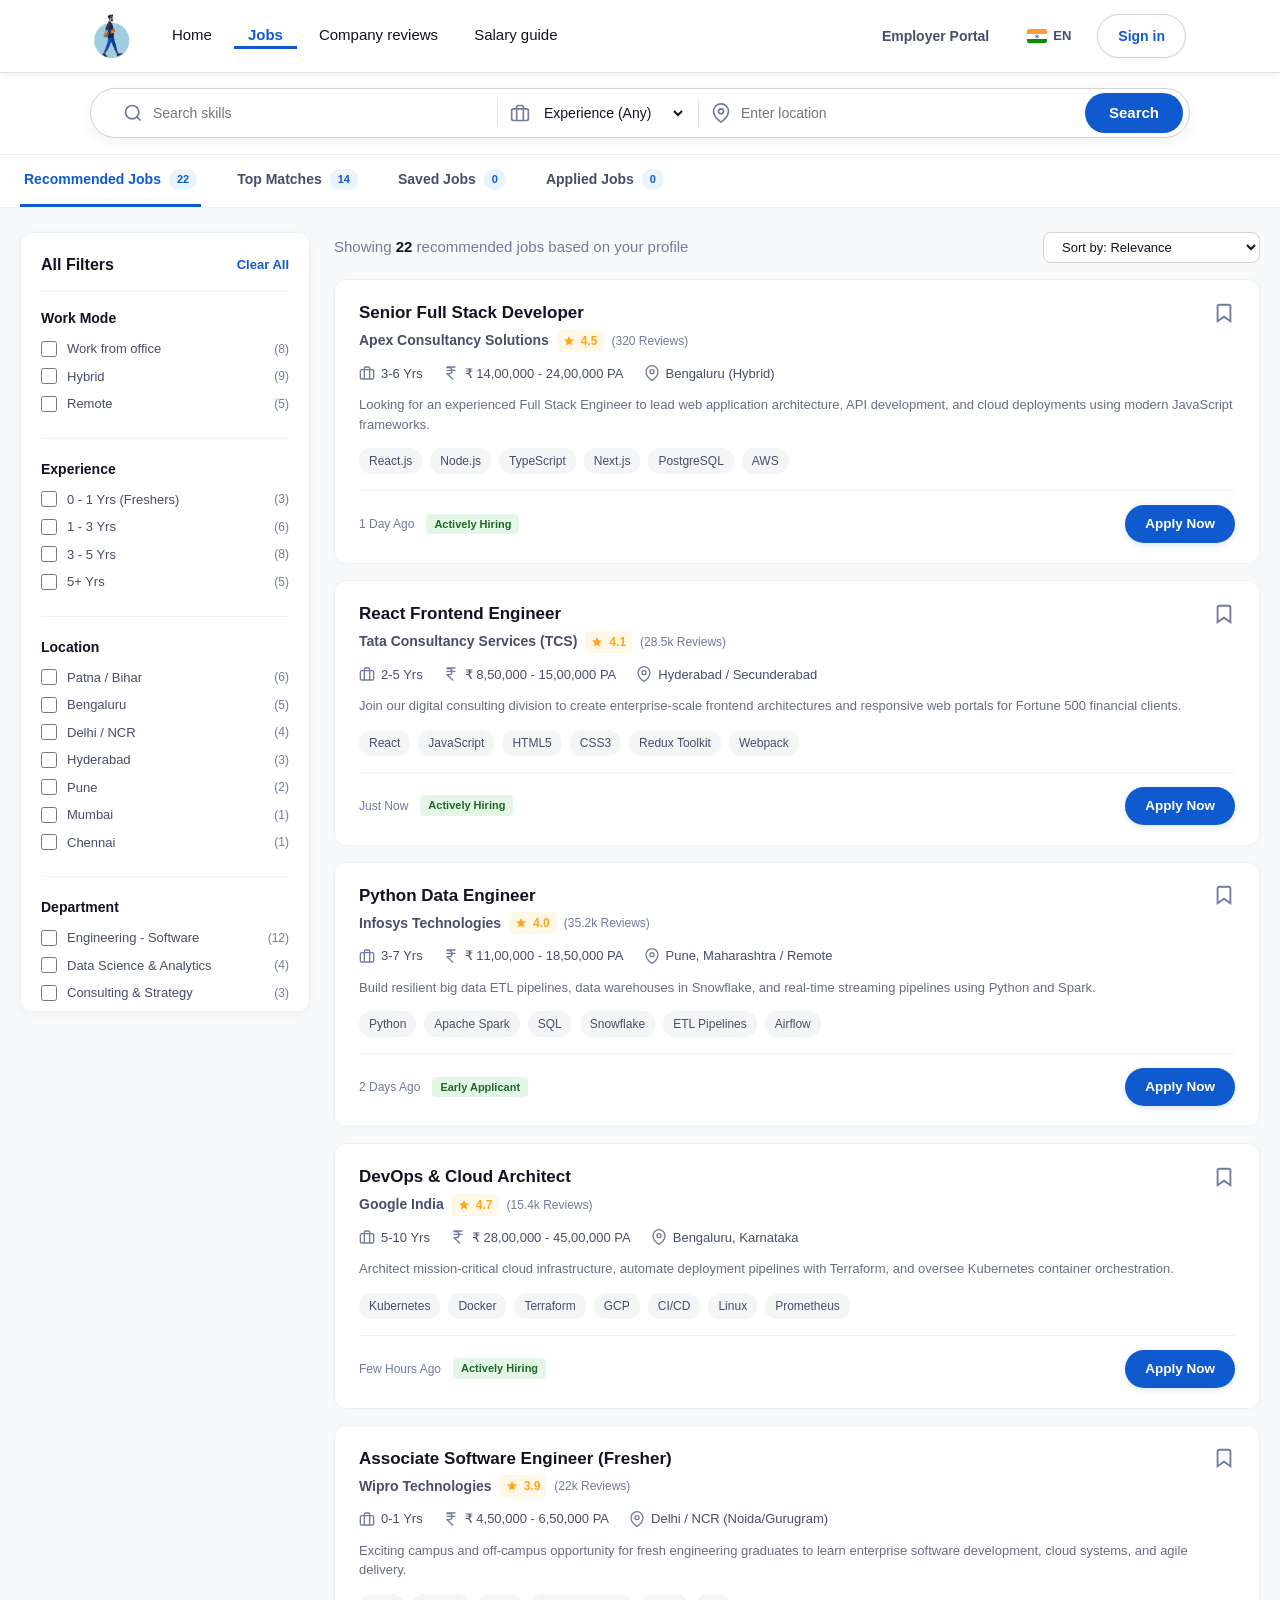
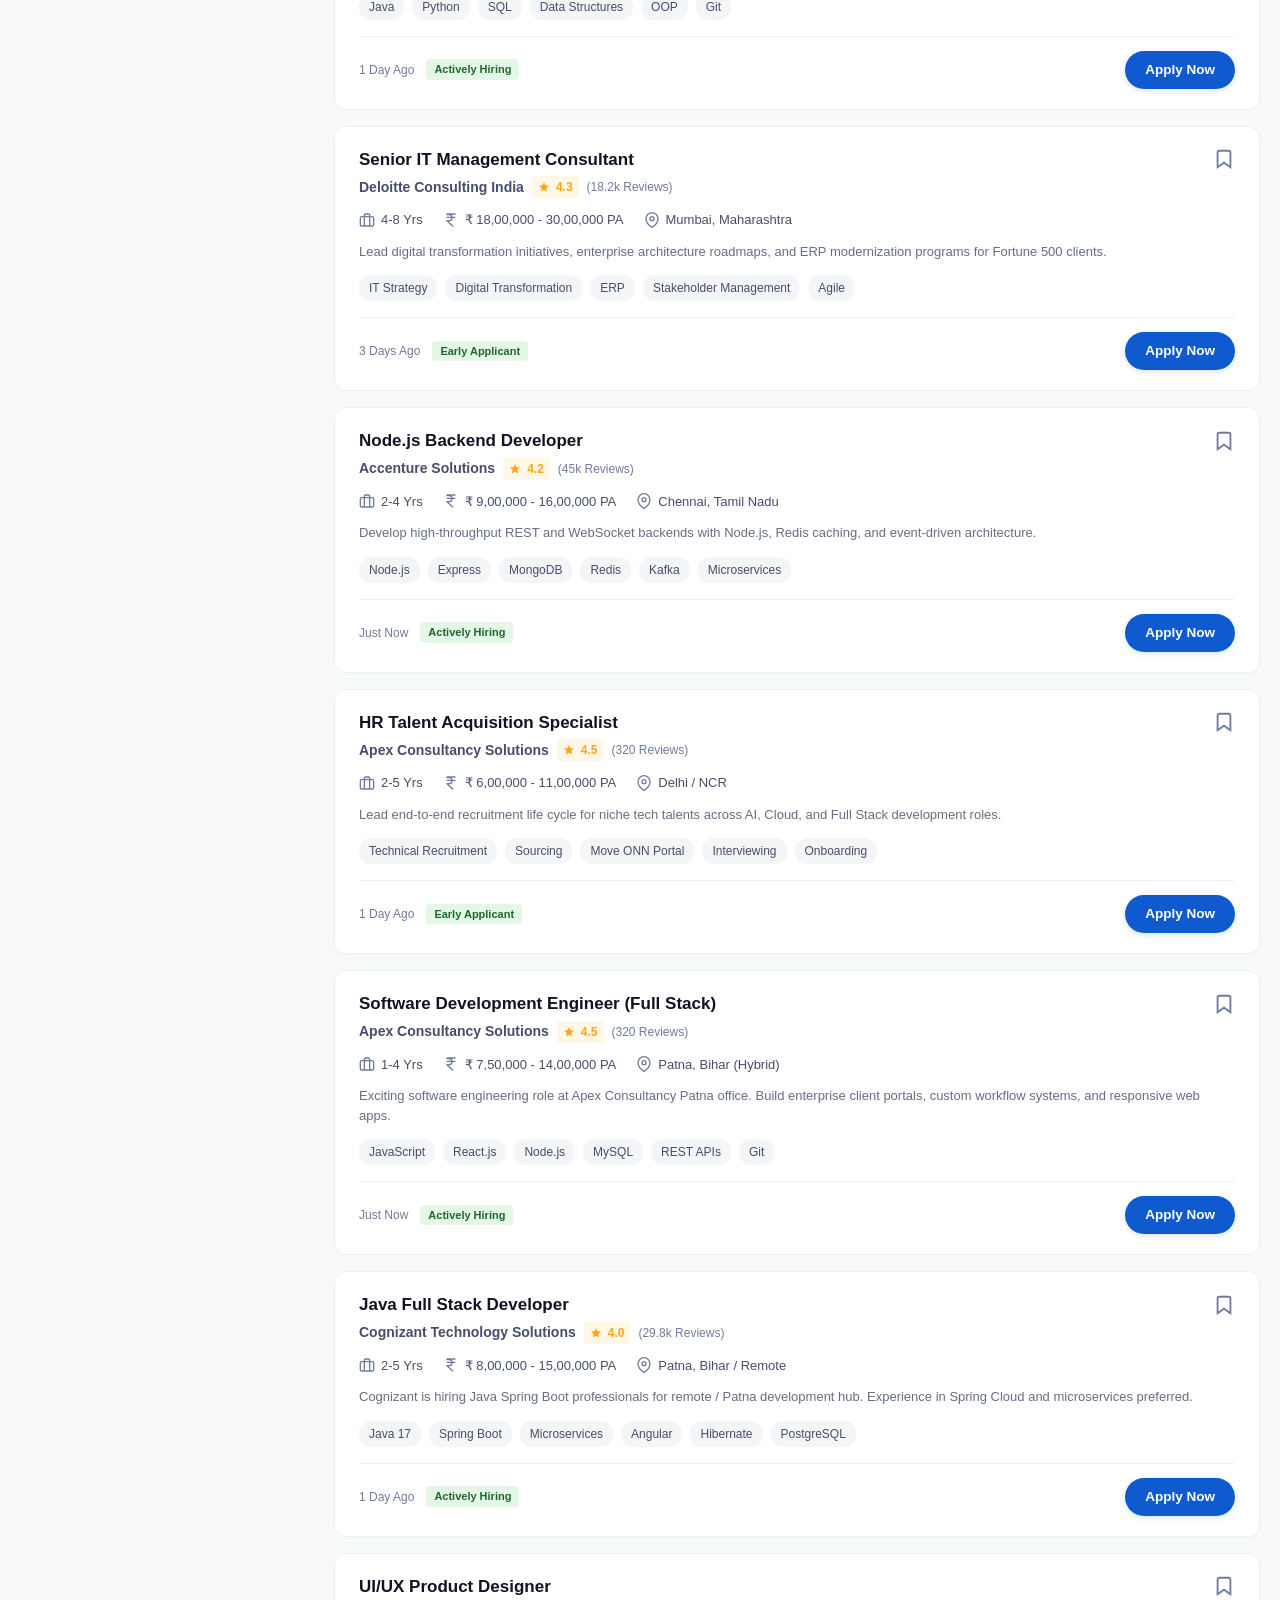
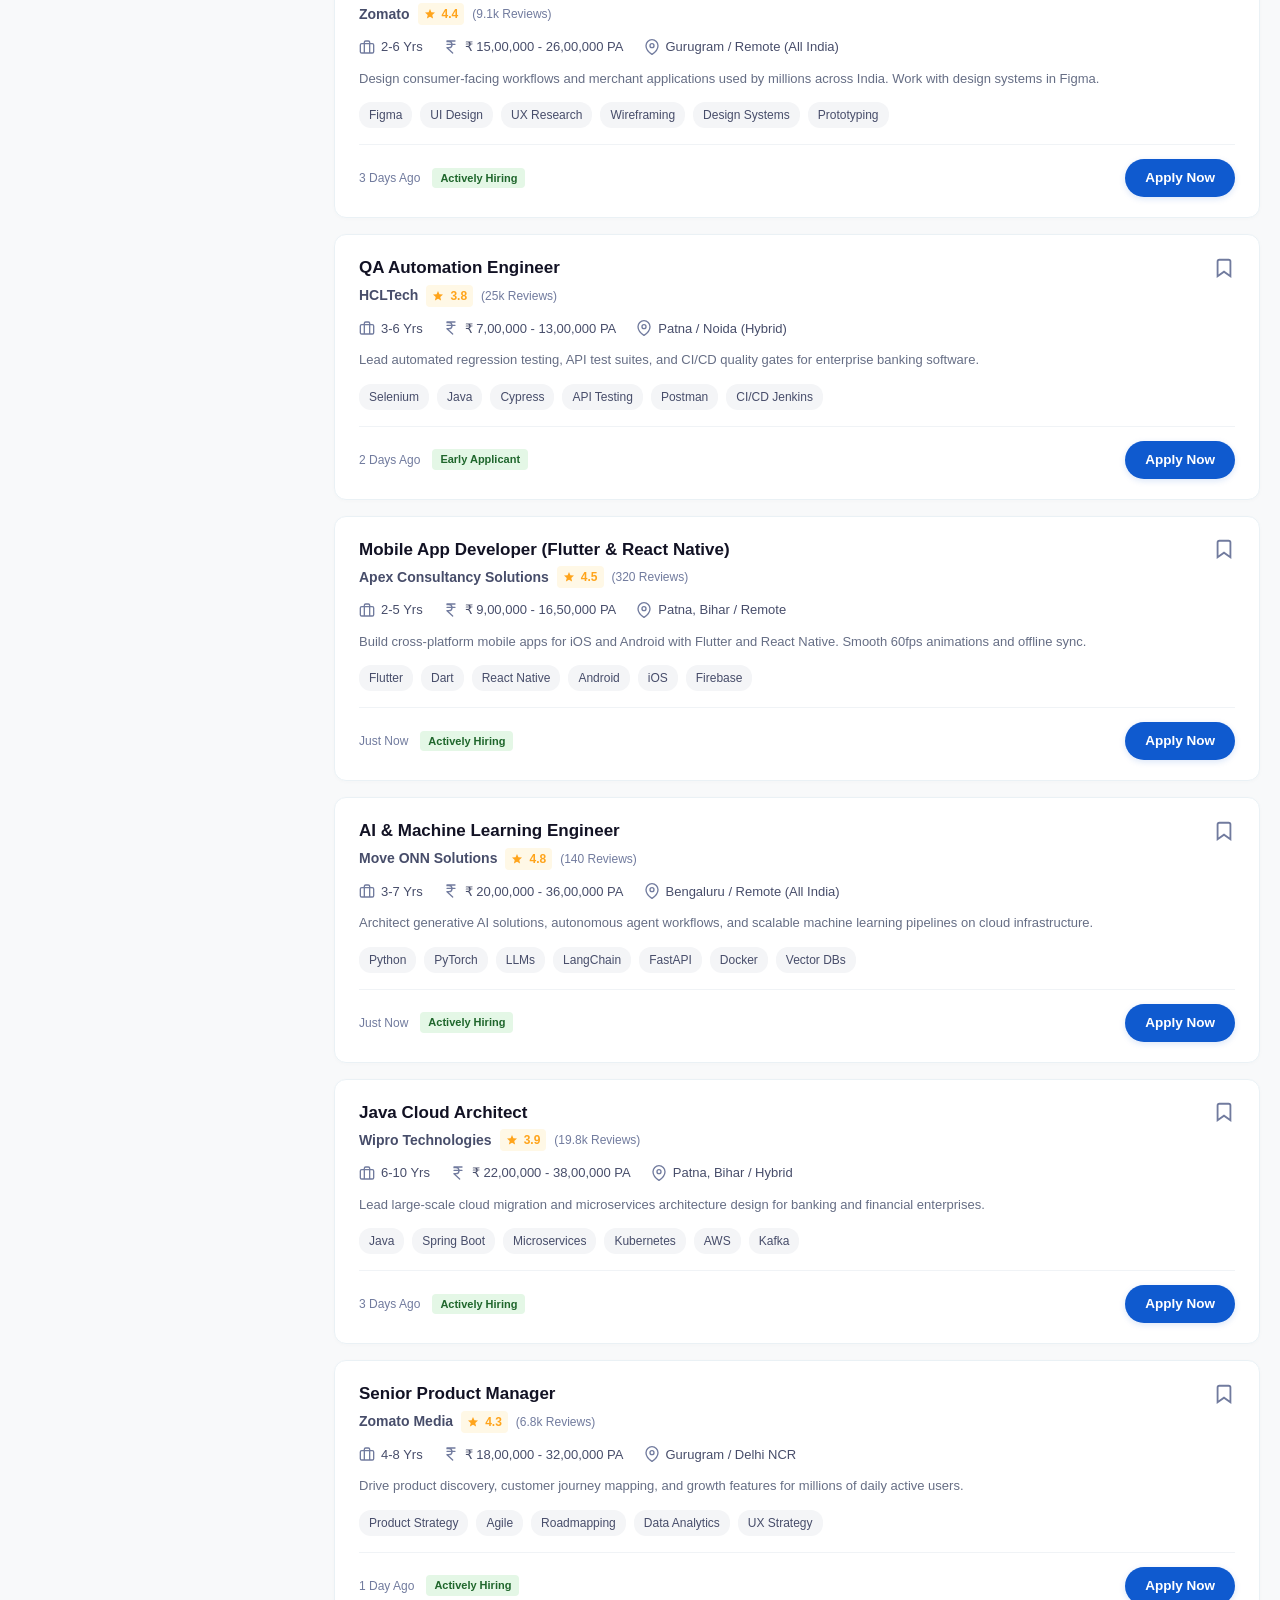
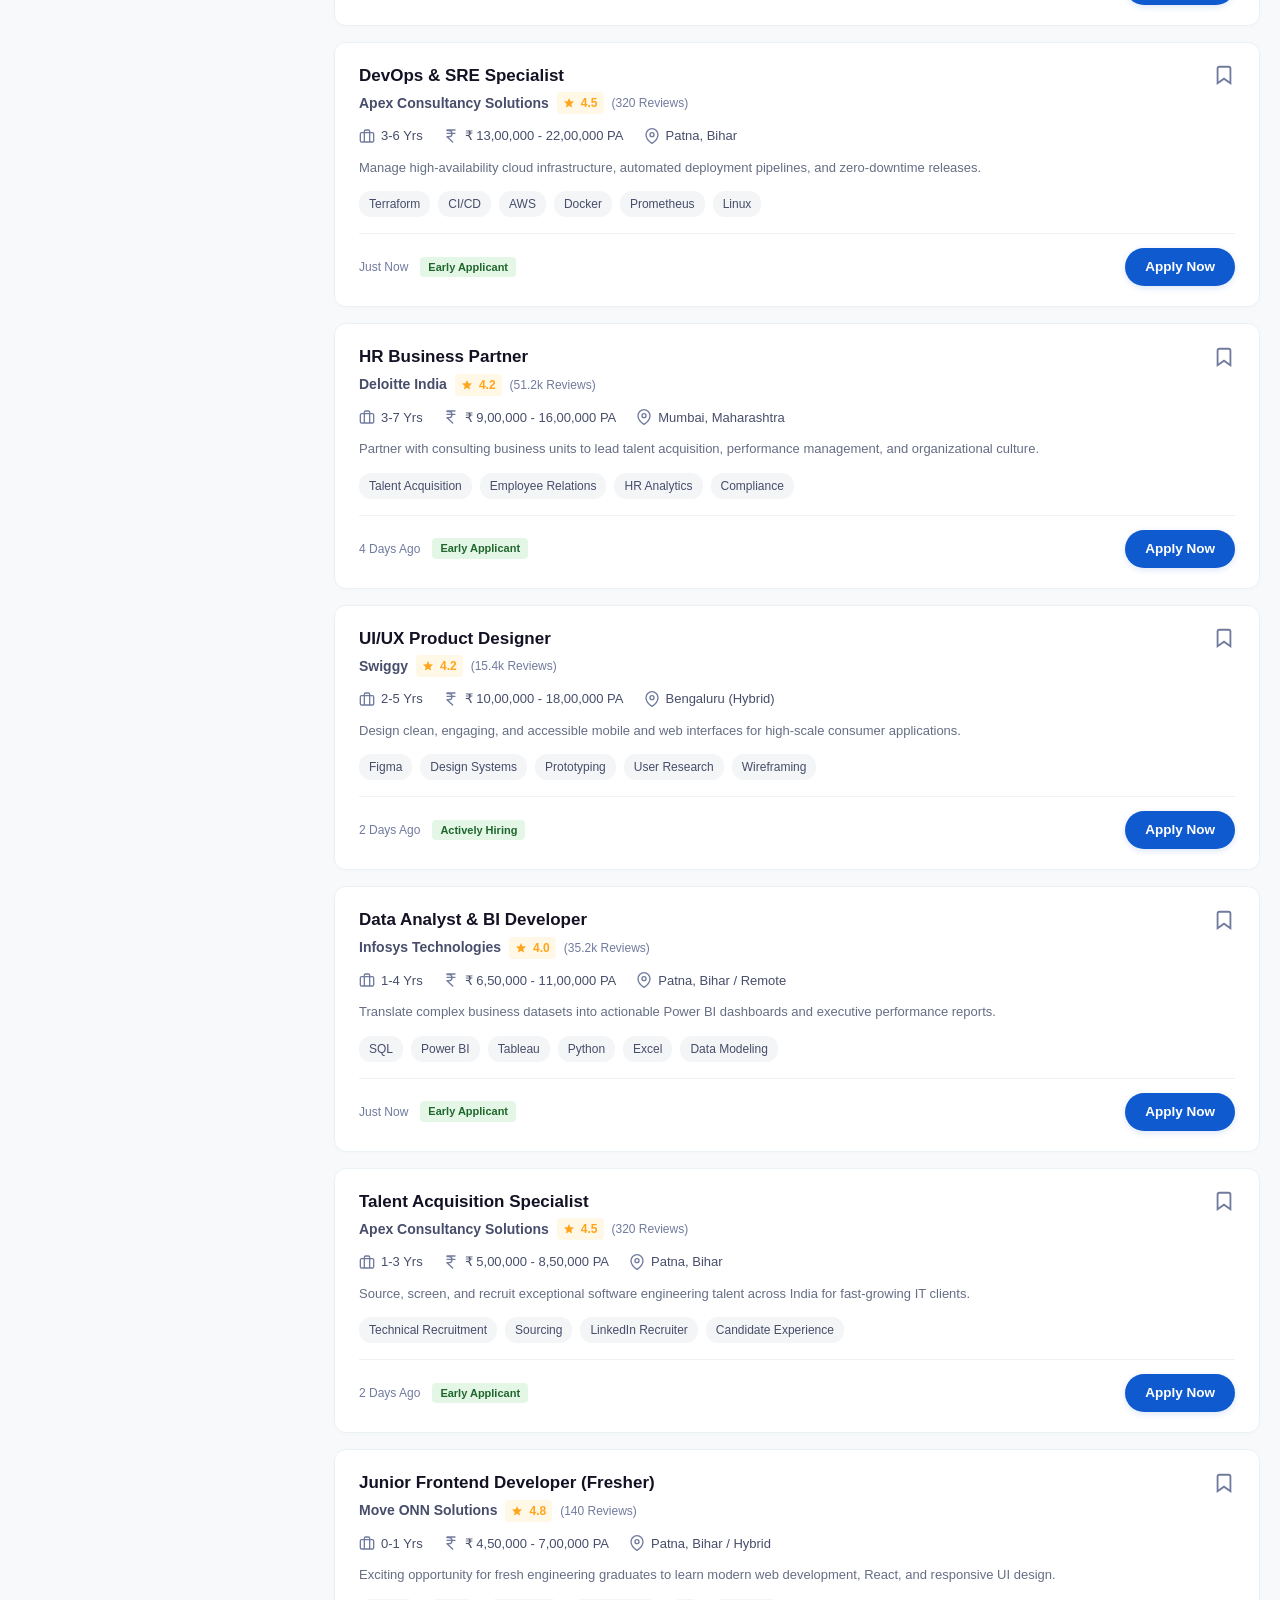
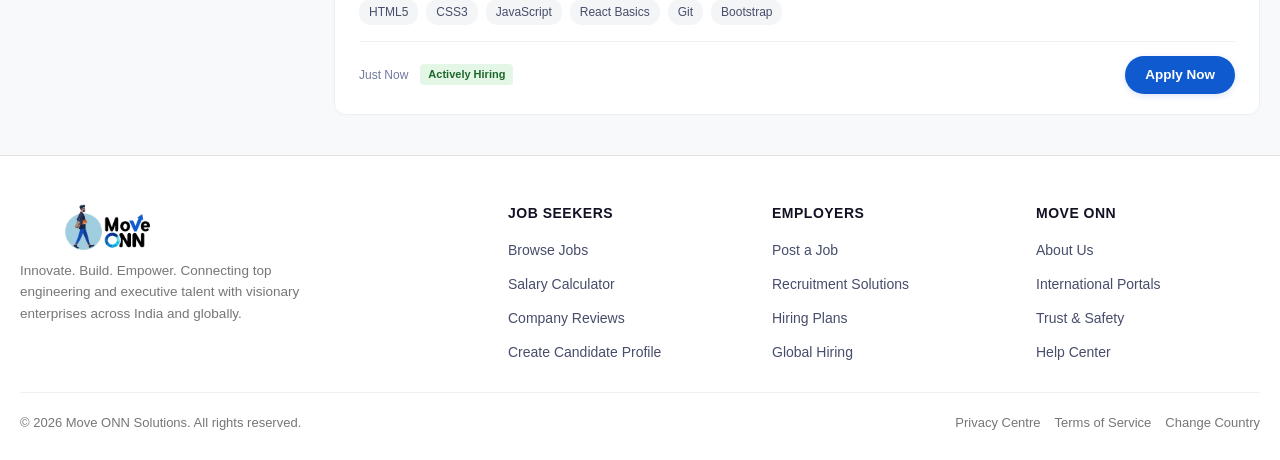
<file: jobs.html>
<!DOCTYPE html>
<html lang="en">
<head>
  <meta charset="UTF-8">
  <meta name="viewport" content="width=device-width, initial-scale=1.0, maximum-scale=1.0, user-scalable=no, viewport-fit=cover">
  <title>Recommended Jobs - Move ONN Consultancy</title>
  <meta name="description" content="Discover top verified engineering, software, cloud, and consulting career opportunities across India with Move ONN Consultancy.">
  <link rel="icon" href="assets/images/moveonn-icon.png" type="image/png">

  <!-- Local Offline CSS Engine (Strictly Modular, Zero External CDN) -->
  <link rel="stylesheet" href="css/bootstrap.min.css">
  <link rel="stylesheet" href="css/common.css">
  <link rel="stylesheet" href="css/header.css">
  <link rel="stylesheet" href="css/jobs.css">
  <link rel="stylesheet" href="css/footer.css">

  <!-- Instant Pre-Hydration & Zero-FOUC Engine -->
  <script>
    (function() {
      try {
        var c = localStorage.getItem('jt_country') || 'IN';
        var l = localStorage.getItem('jt_lang') || 'en';
        window.handleAvatarClick = window.handleAvatarClick || function(e) {
                if (e) { e.preventDefault(); e.stopPropagation(); }
                var d = document.getElementById('jtUserDropdown');
                if (d) { d.classList.toggle('is-open'); }
                else { window.location.href = 'profile.html'; }
              };
              window.openAuthModal = window.openAuthModal || function(tab) {
                var modal = document.getElementById('jtAuthModal');
                if (modal) { modal.classList.add('is-open'); }
              };
              var u = localStorage.getItem('moveonn_user') || null;
        document.documentElement.setAttribute('data-country', c);
        document.documentElement.setAttribute('data-lang', l);
        document.documentElement.setAttribute('lang', l);
        if (u) {
          document.documentElement.classList.add('jt-user-logged-in');
        }
      } catch(e) {}
    })();
  </script>
</head>
<body class="page-jobs">

  <!-- ==========================================================================
       1. Single Unified Responsive Navbar (Complies with PROJECT_STANDARDS.md)
       ========================================================================== -->
  <header class="jt-header">
    <div class="container jt-navbar">
      
      <!-- Brand Logo (Pure clickable link, zero inline event cancellation) -->
      <a href="index.html" class="jt-brand" aria-label="Move ONN Home">
        <img src="assets/images/moveonn-icon.png" alt="Move ONN" class="jt-logo">
      </a>

      <!-- Desktop Navigation Menu (Visible >= 992px) -->
      <nav class="jt-nav-menu" aria-label="Main Navigation">
        <ul class="jt-nav-list">
          <li><a href="index.html" class="jt-nav-item">Home</a></li>
          <li><a href="jobs.html" class="jt-nav-item active">Jobs</a></li>
          <li><a href="companies.html" class="jt-nav-item">Company reviews</a></li>
          <li><a href="salaries.html" class="jt-nav-item">Salary guide</a></li>
        </ul>
      </nav>

      <!-- Right Action Area -->
      <div class="jt-nav-actions">
        <a href="hire.html" class="jt-btn-hire">Employer Portal</a>
        <!-- Country Selector -->
        <a href="countries.html" class="jt-action-country" aria-label="Change country">
          <span class="jt-flag"><img src="assets/flags/in.svg" alt="India" class="jt-nav-flag-img"></span> <span class="jt-lang">En</span>
        </a>
        <script>
          (function(){
            try {
              var f = localStorage.getItem('jt_flag');
              var l = localStorage.getItem('jt_lang');
              if (f) {
                var el = document.currentScript.previousElementSibling.querySelector('.jt-nav-flag-img');
                if (el) el.src = f;
              }
              if (l) {
                var tl = document.currentScript.previousElementSibling.querySelector('.jt-lang');
                if (tl) tl.textContent = l.toUpperCase();
              }
            } catch(e){}
          })();
        </script>

        

        <!-- Dynamic Auth Button (Sign In Button / Profile Avatar) -->
        <div id="jtAuthButtonContainer">
          <button type="button" class="jt-btn-signin-nav" onclick="window.openAuthModal('signin')">
            Sign in
          </button>
        </div>
        <script>
          (function(){
            try {
              var u = localStorage.getItem('moveonn_user') || null;
              if (u) {
                var user = JSON.parse(u);
                var email = (user && user.email) ? user.email.toLowerCase().trim() : '';
                var safeEmail = email ? email.replace(/[^a-z0-9]/g, '_') : '';
                var cImg = null;
                if (safeEmail) {
                  cImg = localStorage.getItem('jt_user_avatar_img__' + safeEmail);
                }
                if (!cImg && email) {
                  cImg = localStorage.getItem('jt_user_avatar_img__' + email);
                }
                if (!cImg) {
                  cImg = localStorage.getItem('jt_user_avatar_img') || (user ? user.avatar : null);
                }
                var avatarInner = cImg 
                  ? '<img src="' + cImg + '" alt="' + (user.name || '') + '" style="width:100%; height:100%; object-fit:cover; border-radius:50%;">'
                  : '<svg viewBox="0 0 24 24" width="22" height="22" fill="#64748b" style="display:block;"><path d="M12 12c2.76 0 5-2.24 5-5s-2.24-5-5-5-5 2.24-5 5 2.24 5 5 5zm0 2c-3.33 0-10 1.67-10 5v3h20v-3c0-3.33-6.67-5-10-5z" /></svg>';
                
                var plan = email ? (localStorage.getItem('jt_user_plan__' + email) || 'free') : 'free';
                var planBadge = '';
                if (plan === 'growth') planBadge = '<span style="margin-left:auto; font-size:10px; padding:2px 6px; background:#004687; color:#fff; border-radius:4px; font-weight:700;">PRO</span>';
                else if (plan === 'enterprise') planBadge = '<span style="margin-left:auto; font-size:10px; padding:2px 6px; background:#004687; color:#fff; border-radius:4px; font-weight:700;">ENTERPRISE</span>';
                
                var c = document.getElementById('jtAuthButtonContainer');
                if (c) {
                  c.innerHTML = '<div class="position-relative">' +
                    '<button type="button" class="jt-user-avatar-btn" id="jtUserAvatarBtn" aria-label="User account menu" aria-expanded="false" onclick="window.handleAvatarClick(event)">' +
                    avatarInner +
                    '</button>' +
                    '<div class="jt-user-dropdown" id="jtUserDropdown">' +
                    '<a href="profile.html" class="jt-user-dropdown-link"><svg width="16" height="16" fill="none" stroke="currentColor" stroke-width="2" viewBox="0 0 24 24"><path d="M20 21v-2a4 4 0 0 0-4-4H8a4 4 0 0 0-4 4v2"></path><circle cx="12" cy="7" r="4"></circle></svg><span>Profile Dashboard</span>' + planBadge + '</a>' +
                    '<a href="jobs.html?tab=saved" class="jt-user-dropdown-link"><svg width="16" height="16" fill="none" stroke="currentColor" stroke-width="2" viewBox="0 0 24 24"><path d="M19 21l-7-5-7 5V5a2 2 0 0 1 2-2h10a2 2 0 0 1 2 2z"></path></svg><span>My Saved Jobs</span></a>' +
                    '<a href="employer-dashboard.html" class="jt-user-dropdown-link"><svg width="16" height="16" fill="none" stroke="currentColor" stroke-width="2" viewBox="0 0 24 24"><rect x="2" y="7" width="20" height="14" rx="2" ry="2"></rect><path d="M16 21V5a2 2 0 0 0-2-2h-4a2 2 0 0 0-2 2v16"></path></svg><span>Employer Portal</span></a>' +
                    '<div class="jt-user-dropdown-divider"></div>' +
                    '<button type="button" class="jt-user-dropdown-signout" onclick="window.performSignOut()"><svg width="16" height="16" fill="none" stroke="currentColor" stroke-width="2" viewBox="0 0 24 24"><path d="M9 21H5a2 2 0 0 1-2-2V5a2 2 0 0 1 2-2h4"></path><polyline points="16 17 21 12 16 7"></polyline><line x1="21" y1="12" x2="9" y2="12"></line></svg><span>Sign out</span></button>' +
                    '</div></div>';
                }
              }
            } catch(e) {}
          })();
        </script>

        <!-- Mobile Hamburger Toggle (Strictly hidden >= 992px) -->
        <button type="button" class="jt-burger-btn" id="jtBurgerBtn" aria-label="Toggle navigation menu" aria-expanded="false">
          <span class="jt-burger-line"></span>
          <span class="jt-burger-line"></span>
          <span class="jt-burger-line"></span>
        </button>
      </div>

    </div>

    <!-- Mobile Off-Canvas Drawer (Unified within same component) -->
    <div class="jt-mobile-drawer" id="jtMobileDrawer">
      <div class="jt-drawer-backdrop" id="jtDrawerBackdrop"></div>
      <div class="jt-drawer-panel">
        <div class="jt-drawer-header">
          <img src="assets/images/moveonn-icon.png" alt="Move ONN" class="jt-logo-sm">
          <button type="button" class="jt-drawer-close" id="jtDrawerCloseBtn" aria-label="Close menu">&times;</button>
        </div>
        <div class="jt-drawer-body">
          <!-- Injected Mobile Auth Profile or Sign-in button -->
          <div id="jtDrawerAuthSection" class="jt-drawer-auth"></div>
          
          <ul class="jt-drawer-links">
            <li><a href="index.html" class="jt-drawer-link"><span>Home</span> <svg width="16" height="16" fill="none" stroke="currentColor" stroke-width="2" viewBox="0 0 24 24"><polyline points="9 18 15 12 9 6"></polyline></svg></a></li>
            <li><a href="jobs.html" class="jt-drawer-link active"><span>Jobs</span> <svg width="16" height="16" fill="none" stroke="currentColor" stroke-width="2" viewBox="0 0 24 24"><polyline points="9 18 15 12 9 6"></polyline></svg></a></li>
            <li><a href="companies.html" class="jt-drawer-link"><span>Company reviews</span> <svg width="16" height="16" fill="none" stroke="currentColor" stroke-width="2" viewBox="0 0 24 24"><polyline points="9 18 15 12 9 6"></polyline></svg></a></li>
            <li><a href="salaries.html" class="jt-drawer-link"><span>Salary guide</span> <svg width="16" height="16" fill="none" stroke="currentColor" stroke-width="2" viewBox="0 0 24 24"><polyline points="9 18 15 12 9 6"></polyline></svg></a></li>
            <li class="jt-drawer-divider"></li>
            <li><a href="hire.html#pricing" class="jt-drawer-link"><span>Pricing &amp; Plans</span> <svg width="16" height="16" fill="none" stroke="currentColor" stroke-width="2" viewBox="0 0 24 24"><polyline points="9 18 15 12 9 6"></polyline></svg></a></li>
            <li class="jt-drawer-divider"></li>
            <li><a href="countries.html" class="jt-drawer-link"><span>Change country: India <img src="assets/flags/in.svg" alt="India" class="jt-nav-flag-img" style="margin-left:6px;"></span> <svg width="16" height="16" fill="none" stroke="currentColor" stroke-width="2" viewBox="0 0 24 24"><polyline points="9 18 15 12 9 6"></polyline></svg></a></li>
          </ul>
        </div>
      </div>
    </div>
  </header>

  <!-- ==========================================================================
       2. Floating Search Strip (Move ONN Keyword & Location Filters)
       ========================================================================== -->
  <div class="moveonn-search-strip">
    <div class="search-strip-container">
      <div class="search-box-field">
        <svg width="20" height="20" viewBox="0 0 24 24" fill="none" stroke="currentColor" stroke-width="2"><circle cx="11" cy="11" r="8"></circle><line x1="21" y1="21" x2="16.65" y2="16.65"></line></svg>
        <input type="text" id="searchKeyword" placeholder="Search skills" autocomplete="off">
      </div>
      <div class="search-divider"></div>
      <div class="search-box-field search-box-exp">
        <svg width="20" height="20" viewBox="0 0 24 24" fill="none" stroke="currentColor" stroke-width="2"><rect x="2" y="7" width="20" height="14" rx="2" ry="2"></rect><path d="M16 21V5a2 2 0 0 0-2-2h-4a2 2 0 0 0-2 2v16"></path></svg>
        <select id="searchExp">
          <option value="">Experience (Any)</option>
          <option value="0">Fresher (0 Yrs)</option>
          <option value="2">2+ Yrs</option>
          <option value="3">3+ Yrs</option>
          <option value="5">5+ Yrs</option>
          <option value="8">8+ Yrs</option>
        </select>
      </div>
      <div class="search-divider"></div>
      <div class="search-box-field">
        <svg width="20" height="20" viewBox="0 0 24 24" fill="none" stroke="currentColor" stroke-width="2"><path d="M21 10c0 7-9 13-9 13s-9-6-9-13a9 9 0 0 1 18 0z"></path><circle cx="12" cy="10" r="3"></circle></svg>
        <input type="text" id="searchLocation" placeholder="Enter location" autocomplete="off">
      </div>
      <button type="button" id="btnMoveonnSearch" class="btn-moveonn-search">Search</button>
    </div>
  </div>

  <!-- ==========================================================================
       3. Subtabs Bar (Recommended, Top Matches, Saved, Applied)
       ========================================================================== -->
  <div class="moveonn-subtabs-bar">
    <div class="subtabs-inner">
      <button type="button" class="subtab-btn active" data-tab="recommended">
        <span>Recommended Jobs</span>
        <span class="tab-count-badge" id="badgeRecommendedCount">22</span>
      </button>
      <button type="button" class="subtab-btn" data-tab="topmatches">
        <span>Top Matches</span>
        <span class="tab-count-badge" id="badgeTopMatchesCount">14</span>
      </button>
      <button type="button" class="subtab-btn" data-tab="saved">
        <span>Saved Jobs</span>
        <span class="tab-count-badge" id="badgeSavedCount">0</span>
      </button>
      <button type="button" class="subtab-btn" data-tab="applied">
        <span>Applied Jobs</span>
        <span class="tab-count-badge" id="badgeAppliedCount">0</span>
      </button>
    </div>
  </div>

  <!-- ==========================================================================
       4. Main 2-Column Layout Grid (Filter Sidebar + Results Feed)
       ========================================================================== -->
  <div class="moveonn-layout">
    
    <!-- LEFT FILTER SIDEBAR -->
    <aside class="moveonn-filters-sidebar">
      <div class="filters-header">
        <span class="filters-title">All Filters</span>
        <button type="button" id="btnClearAllFilters" class="btn-clear-filters">Clear All</button>
      </div>

      <!-- Work Mode Filter -->
      <div class="filter-group">
        <div class="filter-group-title">Work Mode</div>
        <label class="filter-option">
          <input type="checkbox" name="workMode" value="office">
          <span>Work from office</span>
          <span class="filter-count">(8)</span>
        </label>
        <label class="filter-option">
          <input type="checkbox" name="workMode" value="hybrid">
          <span>Hybrid</span>
          <span class="filter-count">(9)</span>
        </label>
        <label class="filter-option">
          <input type="checkbox" name="workMode" value="remote">
          <span>Remote</span>
          <span class="filter-count">(5)</span>
        </label>
      </div>

      <!-- Experience Filter -->
      <div class="filter-group">
        <div class="filter-group-title">Experience</div>
        <label class="filter-option">
          <input type="checkbox" name="expRange" value="0-1">
          <span>0 - 1 Yrs (Freshers)</span>
          <span class="filter-count">(3)</span>
        </label>
        <label class="filter-option">
          <input type="checkbox" name="expRange" value="1-3">
          <span>1 - 3 Yrs</span>
          <span class="filter-count">(6)</span>
        </label>
        <label class="filter-option">
          <input type="checkbox" name="expRange" value="3-5">
          <span>3 - 5 Yrs</span>
          <span class="filter-count">(8)</span>
        </label>
        <label class="filter-option">
          <input type="checkbox" name="expRange" value="5+">
          <span>5+ Yrs</span>
          <span class="filter-count">(5)</span>
        </label>
      </div>

      <!-- Location Filter -->
      <div class="filter-group">
        <div class="filter-group-title">Location</div>
        <label class="filter-option">
          <input type="checkbox" name="location" value="patna">
          <span>Patna / Bihar</span>
          <span class="filter-count">(6)</span>
        </label>
        <label class="filter-option">
          <input type="checkbox" name="location" value="bengaluru">
          <span>Bengaluru</span>
          <span class="filter-count">(5)</span>
        </label>
        <label class="filter-option">
          <input type="checkbox" name="location" value="delhi">
          <span>Delhi / NCR</span>
          <span class="filter-count">(4)</span>
        </label>
        <label class="filter-option">
          <input type="checkbox" name="location" value="hyderabad">
          <span>Hyderabad</span>
          <span class="filter-count">(3)</span>
        </label>
        <label class="filter-option">
          <input type="checkbox" name="location" value="pune">
          <span>Pune</span>
          <span class="filter-count">(2)</span>
        </label>
        <label class="filter-option">
          <input type="checkbox" name="location" value="mumbai">
          <span>Mumbai</span>
          <span class="filter-count">(1)</span>
        </label>
        <label class="filter-option">
          <input type="checkbox" name="location" value="chennai">
          <span>Chennai</span>
          <span class="filter-count">(1)</span>
        </label>
      </div>

      <!-- Department Filter -->
      <div class="filter-group">
        <div class="filter-group-title">Department</div>
        <label class="filter-option">
          <input type="checkbox" name="dept" value="engineering">
          <span>Engineering - Software</span>
          <span class="filter-count">(12)</span>
        </label>
        <label class="filter-option">
          <input type="checkbox" name="dept" value="data">
          <span>Data Science & Analytics</span>
          <span class="filter-count">(4)</span>
        </label>
        <label class="filter-option">
          <input type="checkbox" name="dept" value="consulting">
          <span>Consulting & Strategy</span>
          <span class="filter-count">(3)</span>
        </label>
        <label class="filter-option">
          <input type="checkbox" name="dept" value="hr">
          <span>Human Resources</span>
          <span class="filter-count">(3)</span>
        </label>
      </div>
    </aside>

    <!-- RIGHT RESULTS FEED -->
    <main class="moveonn-feed">
      <div class="feed-header-bar">
        <div class="feed-summary-text" id="feedSummaryText">
          Showing <strong id="jobsCountText">22</strong> recommended jobs based on your profile
        </div>
        <div>
          <select id="feedSortSelect" class="feed-sort-select" aria-label="Sort jobs">
            <option value="relevance">Sort by: Relevance</option>
            <option value="date">Sort by: Date (Newest)</option>
            <option value="salary">Sort by: Salary (High to Low)</option>
          </select>
        </div>
      </div>

      <!-- Job Cards Container -->
      <div id="jobCardsList">
        <!-- Rendered dynamically by js/jobs.js -->
      </div>
    </main>

  </div>

  <!-- ==========================================================================
       Move ONN Global Footer
       ========================================================================== -->
  <footer class="jt-footer">
    <div class="container">
      <div class="jt-footer-top">
        
        <!-- Brand Column -->
        <div class="jt-footer-brand">
          <img src="assets/images/moveonn-combo.png" alt="Move ONN" class="jt-footer-logo">
          <p class="jt-footer-tagline">Innovate. Build. Empower. Connecting top engineering and executive talent with visionary enterprises across India and globally.</p>
        </div>

        <!-- Job Seekers Column -->
        <div>
          <h3 class="jt-footer-col-title">Job Seekers</h3>
          <ul class="jt-footer-links">
            <li><a href="jobs.html" class="jt-footer-link">Browse Jobs</a></li>
            <li><a href="salaries.html" class="jt-footer-link">Salary Calculator</a></li>
            <li><a href="companies.html" class="jt-footer-link">Company Reviews</a></li>
            <li><a href="#" onclick="window.openAuthModal('signup'); return false;" class="jt-footer-link">Create Candidate Profile</a></li>
          </ul>
        </div>

        <!-- Employers Column -->
        <div>
          <h3 class="jt-footer-col-title">Employers</h3>
          <ul class="jt-footer-links">
            <li><a href="hire.html" class="jt-footer-link">Post a Job</a></li>
            <li><a href="hire.html#talent" class="jt-footer-link">Recruitment Solutions</a></li>
            <li><a href="hire.html#pricing" class="jt-footer-link">Hiring Plans</a></li>
            <li><a href="countries.html" class="jt-footer-link">Global Hiring</a></li>
          </ul>
        </div>

        <!-- About & Legal Column -->
        <div>
          <h3 class="jt-footer-col-title">Move ONN</h3>
          <ul class="jt-footer-links">
            <li><a href="companies.html" class="jt-footer-link">About Us</a></li>
            <li><a href="countries.html" class="jt-footer-link">International Portals</a></li>
            <li><a href="#" onclick="window.showToast('Security and Compliance: GDPR & ISO-27001 Certified.'); return false;" class="jt-footer-link">Trust & Safety</a></li>
            <li><a href="#" onclick="window.showToast('Customer support is active 24/7.'); return false;" class="jt-footer-link">Help Center</a></li>
          </ul>
        </div>

      </div>

      <!-- Footer Bottom -->
      <div class="jt-footer-bottom">
        <div>© 2026 Move ONN Solutions. All rights reserved.</div>
        <ul class="jt-footer-legal-links">
          <li><a href="#" onclick="window.showToast('Privacy Policy: All candidate data is securely encrypted.'); return false;">Privacy Centre</a></li>
          <li><a href="#" onclick="window.showToast('Terms: Move ONN is an equal opportunity recruitment consultancy.'); return false;">Terms of Service</a></li>
          <li><a href="countries.html">Change Country</a></li>
        </ul>
      </div>
    </div>
  </footer>

  <!-- ==========================================================================
       5. Quick Apply Modal
       ========================================================================== -->
  <div id="quickApplyModal" class="modal-backdrop" role="dialog" aria-modal="true" aria-labelledby="modalJobTitle">
    <div class="modal-box">
      <div style="display:flex; justify-content:space-between; align-items:flex-start; margin-bottom:16px; border-bottom:1px solid var(--border-color); padding-bottom:14px;">
        <div>
          <h3 id="modalJobTitle" style="font-size:18px; font-weight:700; color:var(--text-dark);">Apply to Senior Full Stack Developer</h3>
          <div id="modalCompany" style="font-size:13px; color:var(--text-muted); margin-top:2px;">Apex Consultancy Solutions • Bengaluru</div>
        </div>
        <button type="button" id="closeApplyModalBtn" style="background:transparent; border:none; padding:4px; cursor:pointer; color:#595959; display:flex; align-items:center;" aria-label="Close apply modal">
          <svg width="20" height="20" viewBox="0 0 24 24" fill="none" stroke="currentColor" stroke-width="2.5" stroke-linecap="round"><line x1="18" y1="6" x2="6" y2="18"></line><line x1="6" y1="6" x2="18" y2="18"></line></svg>
        </button>
      </div>

      <form id="applyJobForm" style="display:flex; flex-direction:column; gap:16px;">
        <div style="background:#f7f9ff; border:1px solid #bfd3ff; border-radius:10px; padding:14px;">
          <div style="font-weight:700; font-size:14px; color:#003a9b; margin-bottom:6px;">Applicant Profile</div>
          <div style="font-size:13px; color:var(--text-dark);"><strong id="applicantNameText">Yuvi</strong></div>
          <div style="font-size:12px; color:var(--text-muted); margin-top:2px;" id="applicantEmailText">yuvi@gmail.com • +91 98765 43210</div>
        </div>

        <div>
          <label style="display:block; font-size:13px; font-weight:700; color:var(--text-dark); margin-bottom:6px;">Resume / CV</label>
          <div style="display:flex; align-items:center; justify-content:space-between; background:#f4f5f7; border-radius:8px; padding:10px 14px; font-size:13px;">
            <span style="display:inline-flex; align-items:center; gap:6px; font-weight:600;"><svg width="16" height="16" viewBox="0 0 24 24" fill="none" stroke="#2557a7" stroke-width="2"><path d="M14 2H6a2 2 0 0 0-2 2v16a2 2 0 0 0 2 2h12a2 2 0 0 0 2-2V8z"></path><polyline points="14 2 14 8 20 8"></polyline><line x1="16" y1="13" x2="8" y2="13"></line><line x1="16" y1="17" x2="8" y2="17"></line></svg>Yuvi_Resume.pdf</span>
            <span style="display:inline-flex; align-items:center; gap:4px; font-size:11px; color:#1f662c; font-weight:700;"><svg width="12" height="12" viewBox="0 0 24 24" fill="none" stroke="#1f662c" stroke-width="2.5"><polyline points="20 6 9 17 4 12"></polyline></svg>Attached</span>
          </div>
        </div>

        <div>
          <label style="display:block; font-size:13px; font-weight:700; color:var(--text-dark); margin-bottom:6px;">Total Years of Experience</label>
          <input type="text" placeholder="Experience" value="" style="width:100%; padding:10px 14px; border:1px solid #d4d2d0; border-radius:8px; font-size:14px; box-sizing:border-box;">
        </div>

        <div>
          <label style="display:block; font-size:13px; font-weight:700; color:var(--text-dark); margin-bottom:6px;">Notice Period</label>
          <select style="width:100%; padding:10px 14px; border:1px solid #d4d2d0; border-radius:8px; font-size:14px; background:#fff; box-sizing:border-box;">
            <option>Immediate Joiner (0 Days)</option>
            <option>15 Days</option>
            <option selected>30 Days</option>
            <option>60 Days</option>
          </select>
        </div>

        <button type="submit" style="background:var(--primary); color:#ffffff; border:none; padding:14px; border-radius:24px; font-weight:700; font-size:15px; cursor:pointer; margin-top:8px;">Submit Application</button>
      </form>
    </div>
  </div>

  <!-- ==========================================================================
       6. Job Details Slide-Over Pane
       ========================================================================== -->
  <div id="jobDetailsSlideOver" class="slideover-backdrop" role="dialog" aria-modal="true">
    <div class="slideover-panel">
      <div style="display:flex; justify-content:space-between; align-items:center; margin-bottom:20px; border-bottom:1px solid var(--border-color); padding-bottom:16px;">
        <span style="font-size:13px; font-weight:700; color:var(--primary); text-transform:uppercase;">Job Overview</span>
        <button type="button" id="closeSlideOverBtn" style="background:transparent; border:none; padding:4px; cursor:pointer; color:#595959; display:flex; align-items:center;" aria-label="Close job details">
          <svg width="20" height="20" viewBox="0 0 24 24" fill="none" stroke="currentColor" stroke-width="2.5" stroke-linecap="round"><line x1="18" y1="6" x2="6" y2="18"></line><line x1="6" y1="6" x2="18" y2="18"></line></svg>
        </button>
      </div>

      <div id="slideOverContent">
        <!-- Rendered dynamically by js/jobs.js -->
      </div>
    </div>
  </div>

  

  <!-- ==========================================================================
       Responsive Auth Popup Modal (2-Column Horizontal on Desktop/Tablet)
       ========================================================================== -->
    <!-- ==========================================================================
       Responsive Auth Popup Modal System (Sliding Diagonal Animated Layout)
       ========================================================================== -->
  <!-- ==========================================================================
       Move ONN Dynamic Responsive Authentication Modal Dialog
       ========================================================================== -->
  <div class="jt-modal-backdrop" id="jtAuthModal" role="dialog" aria-modal="true" aria-labelledby="jtAuthTitle">
    <div class="jt-modal-dialog-wrap">
      
      <div class="wrapper" id="jtAuthWrapper">
        <button type="button" class="jt-modal-close" id="jtAuthCloseBtn" aria-label="Close authentication modal">&times;</button>
        <span class="bg-animate"></span>
        <span class="bg-animate2"></span>

        <!-- ================= LOGIN FORM BOX ================= -->
        <div class="form-box login">
          <h2 class="animation" style="--i:0; --j:21;" id="jtAuthTitle">Welcome Back</h2>
          <p class="subtext animation" style="--i:1; --j:22;">Sign in to your Move ONN account</p>

          <!-- Social OAuth Buttons -->
          <div class="jt-social-auth-wrap animation" style="--i:1; --j:22;">
            <button type="button" class="jt-btn-social jt-btn-google" id="jtGoogleBtn" onclick="window.handleGoogleLogin(event)">
              <svg viewBox="0 0 24 24"><path fill="#4285F4" d="M22.56 12.25c0-.78-.07-1.53-.2-2.25H12v4.26h5.92c-.26 1.37-1.04 2.53-2.21 3.31v2.77h3.57c2.08-1.92 3.28-4.74 3.28-8.09z"/><path fill="#34A853" d="M12 23c2.97 0 5.46-.98 7.28-2.66l-3.57-2.77c-.98.66-2.23 1.06-3.71 1.06-2.86 0-5.29-1.93-6.16-4.53H2.18v2.84C3.99 20.53 7.7 23 12 23z"/><path fill="#FBBC05" d="M5.84 14.09c-.22-.66-.35-1.36-.35-2.09s.13-1.43.35-2.09V7.06H2.18C1.43 8.55 1 10.22 1 12s.43 3.45 1.18 4.94l2.85-2.22.81-.63z"/><path fill="#EA4335" d="M12 5.38c1.62 0 3.06.56 4.21 1.64l3.15-3.15C17.45 2.09 14.97 1 12 1 7.7 1 3.99 3.47 2.18 7.06l3.66 2.84c.87-2.6 3.3-4.52 6.16-4.52z"/></svg>
              <span>Google</span>
            </button>
            <button type="button" class="jt-btn-social jt-btn-apple" id="jtAppleBtn" onclick="window.handleAppleLogin(event)">
              <svg viewBox="0 0 24 24" fill="currentColor"><path d="M18.71 19.5c-.83 1.24-1.71 2.45-3.05 2.47-1.34.03-1.77-.79-3.29-.79-1.53 0-2 .77-3.27.82-1.31.05-2.3-1.32-3.14-2.53C4.25 17 2.94 12.45 4.7 9.39c.87-1.52 2.43-2.48 4.12-2.51 1.28-.02 2.5.87 3.29.87.78 0 2.26-1.07 3.81-.91.65.03 2.47.26 3.64 1.98-.09.06-2.17 1.28-2.15 3.81.03 3.02 2.65 4.03 2.68 4.04-.03.07-.42 1.44-1.38 2.83M15.97 6.37c.61-.75 1.04-1.8 1.01-2.87-.96.04-2.1.65-2.76 1.42-.58.68-1.09 1.76-1.03 2.81 1.07.08 2.16-.58 2.78-1.36z"/></svg>
              <span>Apple</span>
            </button>
          </div>

          <div class="jt-auth-or-line animation" style="--i:1; --j:22;"><span>or with email</span></div>

          <form id="loginForm" class="jt-auth-form" action="#" autocomplete="off" onsubmit="window.handleLoginFormSubmit(event)">
            <div class="input-box animation" style="--i:1; --j:22;">
              <input type="email" id="login-username" required autocomplete="off" value="" placeholder=" ">
              <label for="login-username">Company Email</label>
              <span class="input-icon">
                <svg width="18" height="18" fill="none" stroke="currentColor" stroke-width="2" viewBox="0 0 24 24"><path d="M4 4h16c1.1 0 2 .9 2 2v12c0 1.1-.9 2-2 2H4c-1.1 0-2-.9-2-2V6c0-1.1.9-2 2-2z"></path><polyline points="22,6 12,13 2,6"></polyline></svg>
              </span>
            </div>

            <div class="input-box animation" style="--i:2; --j:23;">
              <input type="password" id="login-password" required autocomplete="new-password" value="" placeholder=" ">
              <label for="login-password">Password</label>
              <span class="toggle-password" data-target="login-password" title="Show / Hide Password">
                <svg class="eye-icon" width="18" height="18" fill="none" stroke="currentColor" stroke-width="2" viewBox="0 0 24 24"><path d="M1 12s4-8 11-8 11 8 11 8-4 8-11 8-11-8-11-8z"></path><circle cx="12" cy="12" r="3"></circle></svg>
              </span>
            </div>

            <button type="submit" class="btn animation" id="jtLoginSubmitBtn" style="--i:3; --j:24;">Sign In</button>
            
            <div class="logreg-link animation" style="--i:4; --j:25;">
              <p>Don't have an account? <a href="javascript:void(0)" class="register-link" onclick="window.switchAuthTab('signup')">Sign Up</a></p>
            </div>
          </form>
        </div>

        <!-- ================= DESKTOP INFO: LOGIN ================= -->
        <div class="info-text login">
          <h2 class="animation" style="--i:0; --j:20;">Welcome <span class="cyan-text" style="color: #0ccbe8 !important;">Back!</span></h2>
          <p class="animation" style="--i:1; --j:21;">Empowering your high-performance career opportunities and enterprise recruitment workflows.</p>
        </div>

        <!-- ================= REGISTER FORM BOX ================= -->
        <div class="form-box register">
          <h2 class="animation" style="--i:17; --j:0;">Create Account</h2>
          <p class="subtext animation" style="--i:18; --j:1;">Join the Move ONN community</p>

          <!-- Social OAuth Buttons -->
          <div class="jt-social-auth-wrap animation" style="--i:18; --j:1;">
            <button type="button" class="jt-btn-social jt-btn-google" id="jtRegGoogleBtn" onclick="window.handleGoogleLogin(event)">
              <svg viewBox="0 0 24 24"><path fill="#4285F4" d="M22.56 12.25c0-.78-.07-1.53-.2-2.25H12v4.26h5.92c-.26 1.37-1.04 2.53-2.21 3.31v2.77h3.57c2.08-1.92 3.28-4.74 3.28-8.09z"/><path fill="#34A853" d="M12 23c2.97 0 5.46-.98 7.28-2.66l-3.57-2.77c-.98.66-2.23 1.06-3.71 1.06-2.86 0-5.29-1.93-6.16-4.53H2.18v2.84C3.99 20.53 7.7 23 12 23z"/><path fill="#FBBC05" d="M5.84 14.09c-.22-.66-.35-1.36-.35-2.09s.13-1.43.35-2.09V7.06H2.18C1.43 8.55 1 10.22 1 12s.43 3.45 1.18 4.94l2.85-2.22.81-.63z"/><path fill="#EA4335" d="M12 5.38c1.62 0 3.06.56 4.21 1.64l3.15-3.15C17.45 2.09 14.97 1 12 1 7.7 1 3.99 3.47 2.18 7.06l3.66 2.84c.87-2.6 3.3-4.52 6.16-4.52z"/></svg>
              <span>Google</span>
            </button>
            <button type="button" class="jt-btn-social jt-btn-apple" id="jtRegAppleBtn" onclick="window.handleAppleLogin(event)">
              <svg viewBox="0 0 24 24" fill="currentColor"><path d="M18.71 19.5c-.83 1.24-1.71 2.45-3.05 2.47-1.34.03-1.77-.79-3.29-.79-1.53 0-2 .77-3.27.82-1.31.05-2.3-1.32-3.14-2.53C4.25 17 2.94 12.45 4.7 9.39c.87-1.52 2.43-2.48 4.12-2.51 1.28-.02 2.5.87 3.29.87.78 0 2.26-1.07 3.81-.91.65.03 2.47.26 3.64 1.98-.09.06-2.17 1.28-2.15 3.81.03 3.02 2.65 4.03 2.68 4.04-.03.07-.42 1.44-1.38 2.83M15.97 6.37c.61-.75 1.04-1.8 1.01-2.87-.96.04-2.1.65-2.76 1.42-.58.68-1.09 1.76-1.03 2.81 1.07.08 2.16-.58 2.78-1.36z"/></svg>
              <span>Apple</span>
            </button>
          </div>

          <div class="jt-auth-or-line animation" style="--i:18; --j:1;"><span>or with email</span></div>

          <form id="registerForm" class="jt-auth-form" action="#" autocomplete="off" onsubmit="window.handleRegFormSubmit(event)">
            <div class="input-box animation" style="--i:18; --j:1;">
              <input type="text" id="reg-name" required autocomplete="off" value="" placeholder=" ">
              <label for="reg-name">Full Name</label>
              <span class="input-icon">
                <svg width="18" height="18" fill="none" stroke="currentColor" stroke-width="2" viewBox="0 0 24 24"><path d="M20 21v-2a4 4 0 0 0-4-4H8a4 4 0 0 0-4 4v2"></path><circle cx="12" cy="7" r="4"></circle></svg>
              </span>
            </div>

            <div class="input-box animation" style="--i:19; --j:2;">
              <input type="email" id="reg-email" required autocomplete="off" value="" placeholder=" ">
              <label for="reg-email">Company Email</label>
              <span class="input-icon">
                <svg width="18" height="18" fill="none" stroke="currentColor" stroke-width="2" viewBox="0 0 24 24"><path d="M4 4h16c1.1 0 2 .9 2 2v12c0 1.1-.9 2-2 2H4c-1.1 0-2-.9-2-2V6c0-1.1.9-2 2-2z"></path><polyline points="22,6 12,13 2,6"></polyline></svg>
              </span>
            </div>

            <div class="input-box animation" style="--i:20; --j:3;">
              <input type="password" id="reg-password" required autocomplete="new-password" value="" placeholder=" ">
              <label for="reg-password">Password</label>
              <span class="toggle-password" data-target="reg-password" title="Show / Hide Password">
                <svg class="eye-icon" width="18" height="18" fill="none" stroke="currentColor" stroke-width="2" viewBox="0 0 24 24"><path d="M1 12s4-8 11-8 11 8 11 8-4 8-11 8-11-8-11-8z"></path><circle cx="12" cy="12" r="3"></circle></svg>
              </span>
            </div>

            <button type="submit" class="btn animation" id="jtRegSubmitBtn" style="--i:21; --j:4;">Create Account</button>
            
            <div class="logreg-link animation" style="--i:22; --j:5;">
              <p>Already have an account? <a href="javascript:void(0)" class="login-link" onclick="window.switchAuthTab('signin')">Sign In</a></p>
            </div>
          </form>
        </div>

        <!-- ================= DESKTOP INFO: REGISTER ================= -->
        <div class="info-text register">
          <h2 class="animation" style="--i:17; --j:0;"><span class="cyan-text" style="color: #0ccbe8 !important;">JOIN</span> US TODAY!</h2>
          <p class="animation" style="--i:18; --j:1;">Build, scale and innovate with our next-generation digital cloud architecture and tools.</p>
        </div>
      </div>

    </div>
  </div>

<!-- Application Controllers -->
  <script src="js/common.js"></script>
  <script src="js/jobs.js"></script>
</body>
</html>
</file>
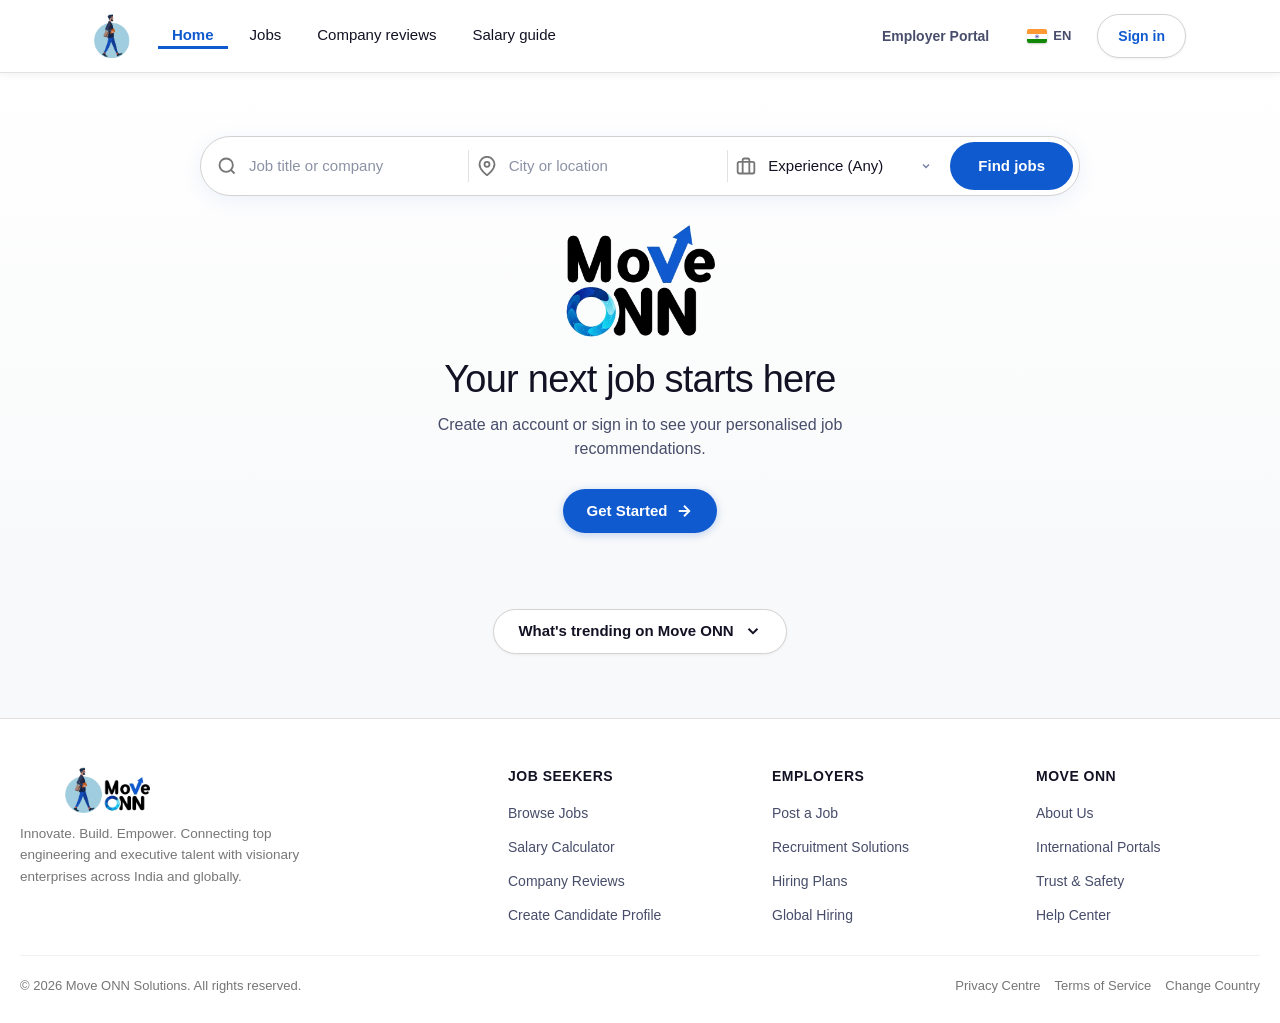
<file: profile.html>
<!DOCTYPE html>
<html lang="en">
<head>
  <meta charset="UTF-8">
  <meta name="viewport" content="width=device-width, initial-scale=1.0, maximum-scale=1.0, user-scalable=no, viewport-fit=cover">
  <title>Candidate Profile Dashboard | Move ONN Premier Recruitment</title>
  <meta name="description" content="Manage your candidate profile, resume, skills, verified contact badges, and recruiter visibility on Move ONN.">
  <link rel="icon" type="image/png" href="assets/images/moveonn-icon.png">

  <!-- Offline Bootstrap Grid & Utility Engine -->
  <link rel="stylesheet" href="css/bootstrap.min.css">

  <!-- Core Brand Tokens, Typography, Modal & Toast Styles -->
  <link rel="stylesheet" href="css/common.css">

  <!-- Single Unified Responsive Header Stylesheet -->
  <link rel="stylesheet" href="css/header.css">

  <!-- Dedicated Profile Dashboard Stylesheet -->
  <link rel="stylesheet" href="css/profile.css">

  <!-- Universal Clean Responsive Footer Stylesheet -->
  <link rel="stylesheet" href="css/footer.css">

  <!-- Instant Pre-Hydration & Zero-FOUC Engine -->
  <script>
    (function() {
      try {
        var rawUser = localStorage.getItem('moveonn_user') || null;
        if (!rawUser) {
          // Unauthenticated guard: instantly redirect before page rendering
          window.location.replace('index.html');
          return;
        }
        var c = localStorage.getItem('jt_country') || 'IN';
        var l = localStorage.getItem('jt_lang') || 'en';
        document.documentElement.setAttribute('data-country', c);
        document.documentElement.setAttribute('data-lang', l);
        document.documentElement.setAttribute('lang', l);
        document.documentElement.classList.add('jt-user-logged-in');

        // Instant Hash Section Pre-Activation (prevents scrolling animation across other sections on refresh)
        var h = window.location.hash;
        var validSections = ['#resumeSection', '#skillsSection', '#employmentSection', '#educationSection', '#preferencesSection', '#messagesSection', '#myJobsSection'];
        if (h && validSections.indexOf(h) !== -1) {
          var targetId = h.substring(1);
          var activeIds = (targetId === 'resumeSection') ? ['resumeSection', 'summarySection'] : [targetId];
          var selector = activeIds.map(function(id) { return '#' + id; }).join(', ');
          var style = document.createElement('style');
          style.id = 'jtPreTabHide';
          style.textContent = '.jt-prof-section-card { display: none !important; animation: none !important; } ' + selector + ' { display: block !important; animation: none !important; }';
          document.head.appendChild(style);
        }
      } catch(e) {}
    })();

    // Synchronous Pre-Hydration Engine (executes before first paint to prevent any FOUC or data shift)
    function __jtHydrateProfile__() {
      try {
        var raw = localStorage.getItem('moveonn_user') || null;
        if (!raw) return;
        var u = JSON.parse(raw);
        var email = (u.email || '').toLowerCase().trim();
        var safe = email ? email.replace(/[^a-z0-9]/g, '_') : '';
        var isAlex = email.indexOf('alex') !== -1;
        var isSarah = email.indexOf('sarah') !== -1;

        function getScoped(k, fallback) {
          if (safe) {
            var v1 = localStorage.getItem(k + '__' + safe);
            if (v1 !== null && v1 !== undefined) return v1;
          }
          if (email) {
            var vEmail = localStorage.getItem(k + '__' + email);
            if (vEmail !== null && vEmail !== undefined) return vEmail;
          }
          return (fallback !== undefined) ? fallback : null;
        }

        var defaultName = (u.name && u.name !== 'Candidate')
          ? u.name
          : (isSarah ? 'Sarah Connor' : (isAlex ? 'Alex Mercer' : 'Candidate Profile'));
        var defaultRole = isSarah 
          ? 'Principal Cloud Security & DevOps Architect' 
          : (isAlex ? 'Lead Full-Stack Cloud Engineer & Architect' : 'Senior Cloud Solutions Engineer');
        var defaultExp = isSarah ? '8+ Years Experience' : '6+ Years Experience';
        var defaultCtc = isSarah ? '28 LPA Current CTC' : '24 LPA Current CTC';
        var defaultPhone = isSarah ? '+91 98765 43211' : '+91 98765 43210';
        var defaultEmail = u.email || (isSarah ? 'sarah.connor@icloud.com' : 'alex.mercer@gmail.com');
        var defaultResume = isSarah 
          ? 'Sarah_Connor_Principal_Cloud_Resume.pdf' 
          : (isAlex ? 'Alex_Mercer_Senior_FullStack_Resume.pdf' : ((u.name || 'Candidate').replace(/\s+/g, '_') + '_Resume.pdf'));
        var defaultSummary = isSarah
          ? 'Accomplished Principal Cloud Security & DevOps Architect with 8+ years leading enterprise cloud infrastructure, Kubernetes security postures, zero-trust network access, and CI/CD automation pipelines. Certified AWS Security Specialist and CKA with a proven record of zero-downtime microservice migrations and 40% reduction in cloud attack surfaces.'
          : 'Results-driven Senior Full Stack Engineer with over 6 years of expertise in architecting high-scale distributed systems, enterprise cloud architectures (AWS / GCP), and modern frontend applications using React, Next.js, and TypeScript. Proven track record leading engineering squads, optimizing mission-critical database queries, and reducing cloud infrastructure costs by 35% through containerization and serverless patterns.';

        var userName = getScoped('moveonn_user_name') || defaultName;
        var userRole = getScoped('jt_user_role', defaultRole);
        var userLocation = getScoped('jt_user_location', 'Bengaluru, India (Open to Remote)');
        var userExp = getScoped('jt_user_exp', defaultExp);
        var userCtc = getScoped('jt_user_ctc', defaultCtc);
        var userPhone = getScoped('jt_user_phone', defaultPhone);
        var userEmail = getScoped('jt_user_email', defaultEmail);
        var userResume = getScoped('jt_uploaded_resume', defaultResume);
        var userSummary = getScoped('jt_user_summary', defaultSummary);
        var customAvatar = getScoped('jt_user_avatar_img', null);

        var elName = document.getElementById('jtProfName');
        if (elName && userName) elName.textContent = userName;
        var elRole = document.getElementById('jtProfRole');
        if (elRole && userRole) elRole.textContent = userRole;
        var elLoc = document.getElementById('jtProfLocationText');
        if (elLoc && userLocation) elLoc.textContent = userLocation;
        var elExp = document.getElementById('jtProfExpText');
        if (elExp && userExp) elExp.textContent = userExp;
        var elCtc = document.getElementById('jtProfCtcText');
        if (elCtc && userCtc) elCtc.textContent = (userCtc || '').replace(/^[₹$\s]+/, '').trim();
        var elPhone = document.getElementById('jtProfPhoneText');
        if (elPhone && userPhone) elPhone.textContent = userPhone;
        var elEmail = document.getElementById('jtProfEmailText');
        if (elEmail && userEmail) elEmail.textContent = userEmail;
        var elResume = document.getElementById('jtCurrentResumeName');
        if (elResume) {
          if (!userResume || userResume === 'none') {
            elResume.textContent = 'No resume uploaded';
            var btnDl = document.getElementById('jtDownloadResumeBtn');
            var btnDel = document.getElementById('jtDeleteResumeBtn');
            var btnRep = document.getElementById('jtReplaceResumeBtn');
            if (btnDl) btnDl.style.display = 'none';
            if (btnDel) btnDel.style.display = 'none';
            if (btnRep) btnRep.innerHTML = '<svg width="14" height="14" viewBox="0 0 24 24" fill="none" stroke="currentColor" stroke-width="2.2"><path d="M21 15v4a2 2 0 0 1-2 2H5a2 2 0 0 1-2-2v-4"></path><polyline points="17 8 12 3 7 8"></polyline><line x1="12" y1="3" x2="12" y2="15"></line></svg><span>Upload Resume</span>';
          } else {
            elResume.textContent = userResume;
          }
        }

        var elSkillsCount = document.getElementById('jtSkillsHeaderCount');
        var skillsRaw = getScoped('jt_skills_list', null);
        if (skillsRaw && elSkillsCount) {
          try {
            var parsedSkills = JSON.parse(skillsRaw);
            if (Array.isArray(parsedSkills)) {
              elSkillsCount.textContent = parsedSkills.length === 1 ? '1 Skill Added' : (parsedSkills.length + ' Skills Added');
            }
          } catch(e) {}
        }

        var elSummary = document.getElementById('jtProfSummaryText');
        if (elSummary && userSummary) elSummary.textContent = userSummary;

        var elAvatar = document.getElementById('jtProfAvatar');
        if (elAvatar) {
          if (customAvatar && typeof customAvatar === 'string' && (customAvatar.indexOf('data:image/') === 0 || customAvatar.indexOf('http') === 0 || customAvatar.indexOf('assets/') === 0)) {
            elAvatar.innerHTML = '<img src="' + customAvatar + '" alt="Profile Photo" style="width:100%; height:100%; object-fit:cover; border-radius:50%;">';
          } else {
            elAvatar.innerHTML = '<svg class="jt-prof-silhouette" viewBox="0 0 24 24" fill="#94a3b8" width="58" height="58"><path d="M12 12c2.76 0 5-2.24 5-5s-2.24-5-5-5-5 2.24-5 5 2.24 5 5 5zm0 2c-3.33 0-10 1.67-10 5v3h20v-3c0-3.33-6.67-5-10-5z" /></svg>';
          }
        }
        var elHover = document.getElementById('jtProfAvatarHoverText');
        if (elHover) {
          elHover.textContent = customAvatar ? 'Change photo' : 'Add photo';
        }

        var elStrengthScore = document.getElementById('jtStrengthScore');
        var elStrengthBar = document.getElementById('jtStrengthBar');
        var elStrengthTip = document.getElementById('jtStrengthTip');
        if (elStrengthScore) elStrengthScore.textContent = '100%';
        if (elStrengthBar) {
          elStrengthBar.style.transition = 'none';
          elStrengthBar.style.width = '100%';
        }
        if (elStrengthTip) elStrengthTip.textContent = 'Profile Completeness: 100% • Recruiter search priority is at maximum.';

        var userVis = getScoped('jt_recruiter_vis', 'true');
        var elToggle = document.getElementById('jtVisToggle');
        var elBadge = document.getElementById('jtVisBadge');
        var elVisSub = document.getElementById('jtVisSubText');
        if (elToggle) {
          elToggle.checked = (userVis === 'true');
        }
        if (elBadge) {
          if (userVis === 'true') {
            elBadge.textContent = 'ACTIVE';
            elBadge.className = 'jt-vis-badge badge-active';
            if (elVisSub) elVisSub.textContent = 'Searchable by 12,000+ top enterprises';
          } else {
            elBadge.textContent = 'OFF';
            elBadge.className = 'jt-vis-badge badge-inactive';
            if (elVisSub) elVisSub.textContent = 'Profile is private (Hidden from recruiters)';
          }
        }
      } catch(e) {}
    }
  </script>
</head>
<body>

  <!-- ==========================================================================
       1. Single Unified Responsive Header (Desktop + Mobile)
       ========================================================================== -->
  <header class="jt-header">
    <div class="container jt-navbar">
      
      <!-- Brand Logo -->
      <a href="index.html" class="jt-brand" aria-label="Move ONN Home">
        <img src="assets/images/moveonn-icon.png" alt="Move ONN" class="jt-logo">
      </a>

      <!-- Desktop Navigation Menu -->
      <nav class="jt-nav-menu" aria-label="Main Navigation">
        <ul class="jt-nav-list">
          <li><a href="index.html" class="jt-nav-item">Home</a></li>
          <li><a href="jobs.html" class="jt-nav-item">Jobs</a></li>
          <li><a href="companies.html" class="jt-nav-item">Company reviews</a></li>
          <li><a href="salaries.html" class="jt-nav-item">Salary guide</a></li>
        </ul>
      </nav>

      <!-- Right Action Area -->
      <div class="jt-nav-actions">
        <a href="hire.html" class="jt-btn-hire">Employer Portal</a>
        <!-- Country Selector -->
        <a href="countries.html" class="jt-action-country" aria-label="Change country">
          <span class="jt-flag"><img src="assets/flags/in.svg" alt="India" class="jt-nav-flag-img"></span> <span class="jt-lang">En</span>
        </a>
        <script>
          (function(){
            try {
              var f = localStorage.getItem('jt_flag');
              var l = localStorage.getItem('jt_lang');
              if (f) {
                var el = document.currentScript.previousElementSibling.querySelector('.jt-nav-flag-img');
                if (el) el.src = f;
              }
              if (l) {
                var tl = document.currentScript.previousElementSibling.querySelector('.jt-lang');
                if (tl) tl.textContent = l.toUpperCase();
              }
            } catch(e){}
          })();
        </script>

        <!-- Dynamic Auth Button (Sign In Button / Profile Avatar) -->
        <div id="jtAuthButtonContainer">
          <button type="button" class="jt-btn-signin-nav" onclick="window.openAuthModal('signin')">
            Sign in
          </button>
        </div>
        <script>
          (function(){
            try {
              var u = localStorage.getItem('moveonn_user') || null;
              if (u) {
                var user = JSON.parse(u);
                var email = (user && user.email) ? user.email.toLowerCase().trim() : '';
                var safeEmail = email ? email.replace(/[^a-z0-9]/g, '_') : '';
                var cImg = null;
                if (safeEmail) {
                  cImg = localStorage.getItem('jt_user_avatar_img__' + safeEmail);
                }
                if (!cImg && email) {
                  cImg = localStorage.getItem('jt_user_avatar_img__' + email);
                }
                if (!cImg) {
                  cImg = localStorage.getItem('jt_user_avatar_img') || (user ? user.avatar : null);
                }
                var avatarInner = (cImg && (cImg.indexOf('data:image/') === 0 || cImg.indexOf('http') === 0 || cImg.indexOf('assets/') === 0))
                  ? '<img src="' + cImg + '" alt="' + (user.name || '') + '" style="width:100%; height:100%; object-fit:cover; border-radius:50%;">'
                  : '<svg viewBox="0 0 24 24" width="22" height="22" fill="#64748b" style="display:block;"><path d="M12 12c2.76 0 5-2.24 5-5s-2.24-5-5-5-5 2.24-5 5 2.24 5 5 5zm0 2c-3.33 0-10 1.67-10 5v3h20v-3c0-3.33-6.67-5-10-5z" /></svg>';
                
                var plan = email ? (localStorage.getItem('jt_user_plan__' + email) || 'free') : 'free';
                var planBadge = '';
                if (plan === 'growth') planBadge = '<span style="margin-left:auto; font-size:10px; padding:2px 6px; background:#004687; color:#fff; border-radius:4px; font-weight:700;">PRO</span>';
                else if (plan === 'enterprise') planBadge = '<span style="margin-left:auto; font-size:10px; padding:2px 6px; background:#004687; color:#fff; border-radius:4px; font-weight:700;">ENTERPRISE</span>';
                
                var c = document.getElementById('jtAuthButtonContainer');
                if (c) {
                  c.innerHTML = '<div class="position-relative">' +
                    '<button type="button" class="jt-user-avatar-btn" id="jtUserAvatarBtn" aria-label="User account menu" aria-expanded="false" onclick="window.handleAvatarClick(event)">' +
                    avatarInner +
                    '</button>' +
                    '<div class="jt-user-dropdown" id="jtUserDropdown">' +
                    '<a href="profile.html" class="jt-user-dropdown-link"><svg width="16" height="16" fill="none" stroke="currentColor" stroke-width="2" viewBox="0 0 24 24"><path d="M20 21v-2a4 4 0 0 0-4-4H8a4 4 0 0 0-4 4v2"></path><circle cx="12" cy="7" r="4"></circle></svg><span>Profile Dashboard</span>' + planBadge + '</a>' +
                    '<a href="jobs.html?tab=saved" class="jt-user-dropdown-link"><svg width="16" height="16" fill="none" stroke="currentColor" stroke-width="2" viewBox="0 0 24 24"><path d="M19 21l-7-5-7 5V5a2 2 0 0 1 2-2h10a2 2 0 0 1 2 2z"></path></svg><span>My Saved Jobs</span></a>' +
                    '<a href="employer-dashboard.html" class="jt-user-dropdown-link"><svg width="16" height="16" fill="none" stroke="currentColor" stroke-width="2" viewBox="0 0 24 24"><rect x="2" y="7" width="20" height="14" rx="2" ry="2"></rect><path d="M16 21V5a2 2 0 0 0-2-2h-4a2 2 0 0 0-2 2v16"></path></svg><span>Employer Portal</span></a>' +
                    '<div class="jt-user-dropdown-divider"></div>' +
                    '<button type="button" class="jt-user-dropdown-signout" onclick="window.performSignOut()"><svg width="16" height="16" fill="none" stroke="currentColor" stroke-width="2" viewBox="0 0 24 24"><path d="M9 21H5a2 2 0 0 1-2-2V5a2 2 0 0 1 2-2h4"></path><polyline points="16 17 21 12 16 7"></polyline><line x1="21" y1="12" x2="9" y2="12"></line></svg><span>Sign out</span></button>' +
                    '</div></div>';
                }
              }
            } catch(e) {}
          })();
        </script>

        <!-- Mobile Hamburger Toggle -->
        <button type="button" class="jt-burger-btn" id="jtBurgerBtn" aria-label="Toggle navigation menu" aria-expanded="false">
          <span class="jt-burger-line"></span>
          <span class="jt-burger-line"></span>
          <span class="jt-burger-line"></span>
        </button>
      </div>

    </div>

    <!-- Mobile Off-Canvas Drawer -->
    <div class="jt-mobile-drawer" id="jtMobileDrawer">
      <div class="jt-drawer-backdrop" id="jtDrawerBackdrop"></div>
      <div class="jt-drawer-panel">
        <div class="jt-drawer-header">
          <img src="assets/images/moveonn-icon.png" alt="Move ONN" class="jt-logo-sm">
          <button type="button" class="jt-drawer-close" id="jtDrawerCloseBtn" aria-label="Close menu">&times;</button>
        </div>
        <div class="jt-drawer-body">
          <div id="jtDrawerAuthSection" class="jt-drawer-auth"></div>
          
          <ul class="jt-drawer-links">
            <li><a href="index.html" class="jt-drawer-link"><span>Home</span> <svg width="16" height="16" fill="none" stroke="currentColor" stroke-width="2" viewBox="0 0 24 24"><polyline points="9 18 15 12 9 6"></polyline></svg></a></li>
            <li><a href="jobs.html" class="jt-drawer-link"><span>Jobs</span> <svg width="16" height="16" fill="none" stroke="currentColor" stroke-width="2" viewBox="0 0 24 24"><polyline points="9 18 15 12 9 6"></polyline></svg></a></li>
            <li><a href="companies.html" class="jt-drawer-link"><span>Company reviews</span> <svg width="16" height="16" fill="none" stroke="currentColor" stroke-width="2" viewBox="0 0 24 24"><polyline points="9 18 15 12 9 6"></polyline></svg></a></li>
            <li><a href="salaries.html" class="jt-drawer-link"><span>Salary guide</span> <svg width="16" height="16" fill="none" stroke="currentColor" stroke-width="2" viewBox="0 0 24 24"><polyline points="9 18 15 12 9 6"></polyline></svg></a></li>
            <li class="jt-drawer-divider"></li>
            <li><a href="hire.html#pricing" class="jt-drawer-link"><span>Pricing &amp; Plans</span> <svg width="16" height="16" fill="none" stroke="currentColor" stroke-width="2" viewBox="0 0 24 24"><polyline points="9 18 15 12 9 6"></polyline></svg></a></li>
            <li class="jt-drawer-divider"></li>
            <li><a href="countries.html" class="jt-drawer-link"><span>Change country: India <img src="assets/flags/in.svg" alt="India" class="jt-nav-flag-img" style="margin-left:6px;"></span> <svg width="16" height="16" fill="none" stroke="currentColor" stroke-width="2" viewBox="0 0 24 24"><polyline points="9 18 15 12 9 6"></polyline></svg></a></li>
          </ul>
        </div>
      </div>
    </div>
  </header>

  <!-- ==========================================================================
       2. Candidate Profile Dashboard Main Content
       ========================================================================== -->
  <main class="jt-profile-page">
    <div class="jt-profile-container">

      <!-- HERO HEADER CARD -->
      <section class="jt-prof-hero-card" id="profileSummary">
        <div class="jt-prof-hero-layout">
          
          <!-- Avatar Column with Add Photo Hover -->
          <div class="jt-prof-avatar-wrap" id="jtProfAvatarWrap" title="Click to upload profile photo">
            <div class="jt-prof-avatar" id="jtProfAvatar">
              <svg class="jt-prof-silhouette" viewBox="0 0 24 24" fill="#94a3b8" width="58" height="58">
                <path d="M12 12c2.76 0 5-2.24 5-5s-2.24-5-5-5-5 2.24-5 5 2.24 5 5 5zm0 2c-3.33 0-10 1.67-10 5v3h20v-3c0-3.33-6.67-5-10-5z" />
              </svg>
            </div>
            <script>
              (function() {
                try {
                  var raw = localStorage.getItem('moveonn_user') || null;
                  if (!raw) return;
                  var u = JSON.parse(raw);
                  var em = (u.email || '').toLowerCase().trim();
                  var sf = em.replace(/[^a-z0-9]/g, '_');
                  var img = (sf ? localStorage.getItem('jt_user_avatar_img__' + sf) : null) ||
                            (em ? localStorage.getItem('jt_user_avatar_img__' + em) : null) ||
                            localStorage.getItem('jt_user_avatar_img') ||
                            (u ? u.avatar : null);
                  if (img && typeof img === 'string' && (img.indexOf('data:image/') === 0 || img.indexOf('http') === 0 || img.indexOf('assets/') === 0)) {
                    var el = document.getElementById('jtProfAvatar');
                    if (el) el.innerHTML = '<img src="' + img + '" alt="Profile Photo" style="width:100%; height:100%; object-fit:cover; border-radius:50%;">';
                    var h = document.getElementById('jtProfAvatarHoverText');
                    if (h) h.textContent = 'Change photo';
                  }
                } catch(e) {}
              })();
            </script>
            <div class="jt-prof-avatar-hover">
              <svg width="22" height="22" viewBox="0 0 24 24" fill="none" stroke="#ffffff" stroke-width="2"><path d="M23 19a2 2 0 0 1-2 2H3a2 2 0 0 1-2-2V8a2 2 0 0 1 2-2h4l2-3h6l2 3h4a2 2 0 0 1 2 2z"></path><circle cx="12" cy="13" r="4"></circle></svg>
              <span id="jtProfAvatarHoverText">Add photo</span>
            </div>
            <input type="file" id="jtAvatarFileInput" accept="image/*" style="display:none;">
          </div>

          <!-- Identity Details -->
          <div class="jt-prof-identity">
            <div class="jt-prof-name-row">
              <h1 class="jt-prof-name" id="jtProfName"></h1>
            </div>

            <p class="jt-prof-role" id="jtProfRole"></p>

            <div class="jt-prof-meta-chips">
              <span class="jt-prof-meta-item">
                <svg width="15" height="15" viewBox="0 0 24 24" fill="none" stroke="currentColor" stroke-width="2"><path d="M21 10c0 7-9 13-9 13s-9-6-9-13a9 9 0 0 1 18 0z"></path><circle cx="12" cy="10" r="3"></circle></svg>
                <span id="jtProfLocationText"></span>
              </span>
              <span class="jt-prof-meta-item">
                <svg width="15" height="15" viewBox="0 0 24 24" fill="none" stroke="currentColor" stroke-width="2"><rect x="2" y="7" width="20" height="14" rx="2" ry="2"></rect><path d="M16 21V5a2 2 0 0 0-2-2h-4a2 2 0 0 0-2 2v16"></path></svg>
                <span id="jtProfExpText"></span>
              </span>
              <span class="jt-prof-meta-item">
                <svg width="15" height="15" viewBox="0 0 24 24" fill="none" stroke="currentColor" stroke-width="2" stroke-linecap="round" stroke-linejoin="round"><path d="M6 3h12M6 8h12M6 13l8.5 8M6 13h3a4.5 4.5 0 0 0 0-9H6"></path></svg>
                <span id="jtProfCtcText"></span>
              </span>
            </div>

            <div class="jt-prof-meta-chips" style="margin-top:2px;">
              <span class="jt-prof-meta-item">
                <svg width="14" height="14" viewBox="0 0 24 24" fill="none" stroke="currentColor" stroke-width="2"><path d="M4 4h16c1.1 0 2 .9 2 2v12c0 1.1-.9 2-2 2H4c-1.1 0-2-.9-2-2V6c0-1.1.9-2 2-2z"></path><polyline points="22,6 12,13 2,6"></polyline></svg>
                <span id="jtProfEmailText"></span>
              </span>
              <span class="jt-prof-meta-item">
                <svg width="14" height="14" viewBox="0 0 24 24" fill="none" stroke="currentColor" stroke-width="2"><path d="M22 16.92v3a2 2 0 0 1-2.18 2 19.79 19.79 0 0 1-8.63-3.07 19.5 19.5 0 0 1-6-6 19.79 19.79 0 0 1-3.07-8.67A2 2 0 0 1 4.11 2h3a2 2 0 0 1 2 1.72 12.84 12.84 0 0 0 .7 2.81 2 2 0 0 1-.45 2.11L8.09 9.91a16 16 0 0 0 6 6l1.27-1.27a2 2 0 0 1 2.11-.45 12.84 12.84 0 0 0 2.81.7A2 2 0 0 1 22 16.92z"></path></svg>
                <span id="jtProfPhoneText"></span>
              </span>
            </div>

            <!-- Top Actions -->
            <div class="jt-prof-hero-actions">
              <button type="button" class="btn-jt-edit-prof" id="jtEditProfBtn">
                <svg width="15" height="15" viewBox="0 0 24 24" fill="none" stroke="currentColor" stroke-width="2.2"><path d="M11 4H4a2 2 0 0 0-2 2v14a2 2 0 0 0 2 2h14a2 2 0 0 0 2-2v-7"></path><path d="M18.5 2.5a2.121 2.121 0 0 1 3 3L12 15l-4 1 1-4 9.5-9.5z"></path></svg>
                <span>Edit Profile</span>
              </button>
              <button type="button" class="btn-jt-hero-plan badge-free" id="jtHeroPlanBtn" data-action="open-plans-modal">
                <span>Free Starter</span>
              </button>
            </div>
          </div>

          <!-- Profile Strength Meter (Move ONN) -->
          <div class="jt-prof-strength-box">
            <div class="jt-strength-head">
              <span class="jt-strength-title">Profile Strength</span>
              <span class="jt-strength-score" id="jtStrengthScore">100%</span>
            </div>
            <div class="jt-strength-progress">
              <div class="jt-strength-bar" id="jtStrengthBar" style="width: 100%;"></div>
            </div>
            <p class="jt-strength-tip" id="jtStrengthTip">Profile Completeness: 100% • Recruiter search priority is at maximum.</p>
          </div>

        </div>
      </section>
      <script>if (typeof __jtHydrateProfile__ === 'function') __jtHydrateProfile__();</script>

      <!-- 3-COLUMN HORIZONTAL STATUS & METRICS ROW -->
      <section class="jt-prof-horizontal-cards-row" aria-label="Candidate Status and Metrics">
        <div class="jt-cards-row-grid">
          
          <!-- Card 1: Recruiter Search Visibility Toggle -->
          <div class="jt-stat-ribbon-card">
            <div class="jt-vis-row">
              <div class="jt-vis-info">
                <div style="display:flex; align-items:center; gap:8px;">
                  <span class="jt-vis-label">Recruiter Visibility</span>
                  <span class="jt-vis-badge badge-active" id="jtVisBadge">ACTIVE</span>
                </div>
                <span class="jt-vis-sub" id="jtVisSubText">Searchable by 12,000+ top enterprises</span>
              </div>
              <label class="jt-toggle-switch" aria-label="Toggle recruiter visibility">
                <input type="checkbox" id="jtVisToggle" checked>
                <span class="jt-toggle-slider"></span>
              </label>
            </div>
          </div>
          <script>
            (function() {
              try {
                var raw = localStorage.getItem('moveonn_user') || null;
                if (!raw) return;
                var u = JSON.parse(raw);
                var em = (u.email || '').toLowerCase().trim();
                var sf = em.replace(/[^a-z0-9]/g, '_');
                var vis = (sf ? localStorage.getItem('jt_recruiter_vis__' + sf) : null) ||
                          (em ? localStorage.getItem('jt_recruiter_vis__' + em) : null) ||
                          localStorage.getItem('jt_recruiter_vis') || 'true';
                var tog = document.getElementById('jtVisToggle');
                var bdg = document.getElementById('jtVisBadge');
                var sub = document.getElementById('jtVisSubText');
                var isActive = (vis === 'true');
                if (tog) tog.checked = isActive;
                if (bdg) {
                  bdg.textContent = isActive ? 'ACTIVE' : 'OFF';
                  bdg.className = isActive ? 'jt-vis-badge badge-active' : 'jt-vis-badge badge-inactive';
                }
                if (sub) {
                  sub.textContent = isActive ? 'Searchable by 12,000+ top enterprises' : 'Profile is private (Hidden from recruiters)';
                }
              } catch(e) {}
            })();
          </script>

          <!-- Card 2: Equal Opportunity & Diversity Card -->
          <div class="jt-stat-ribbon-card jt-diversity-card">
            <div class="jt-diversity-head">
              <svg width="17" height="17" viewBox="0 0 24 24" fill="none" stroke="currentColor" stroke-width="2.2"><path d="M17 21v-2a4 4 0 0 0-4-4H5a4 4 0 0 0-4 4v2"></path><circle cx="9" cy="7" r="4"></circle><path d="M23 21v-2a4 4 0 0 0-3-3.87"></path><path d="M16 3.13a4 4 0 0 1 0 7.75"></path></svg>
              <span>Diversity & Inclusion Status</span>
            </div>
            <p class="jt-diversity-desc">Self-identified equal opportunity candidate. Move ONN prioritizes inclusive workplace matching and transparent compensation benchmarks.</p>
          </div>

          <!-- Card 3: Recruiter Activity Metrics -->
          <div class="jt-stat-ribbon-card jt-activity-ribbon-card">
            <div style="display:flex; justify-content:space-between; align-items:center; margin-bottom:8px;">
              <span class="jt-sidebar-title" style="margin:0; font-size:12px; color:#475569;">Activity in Last 30 Days</span>
              <span style="font-size:11px; color:#004687; font-weight:700;">Live Feed</span>
            </div>
            <div class="jt-activity-stats-row">
              <div class="jt-activity-stat-box">
                <div class="jt-activity-stat-num">142</div>
                <div class="jt-activity-stat-label">Searches</div>
              </div>
              <div class="jt-activity-stat-box" style="background:#f0fdf4; border-color:#dcfce7;">
                <div class="jt-activity-stat-num" style="color:#16a34a;">18</div>
                <div class="jt-activity-stat-label" style="color:#15803d;">Downloads</div>
              </div>
              <div class="jt-activity-stat-box" style="background:#eff6ff; border-color:#dbeafe;">
                <div class="jt-activity-stat-num" style="color:#004687;">3</div>
                <div class="jt-activity-stat-label" style="color:#004687;">Invites</div>
              </div>
            </div>
          </div>

        </div>
      </section>
      <script>if (typeof __jtHydrateProfile__ === 'function') __jtHydrateProfile__();</script>

      <!-- 2-COLUMN DASHBOARD GRID -->
      <div class="jt-prof-grid">

        <!-- LEFT SIDEBAR: QUICK NAVIGATION -->
        <aside class="jt-prof-sidebar">
          
          <!-- Navigation Menu -->
          <div class="jt-sidebar-card">
            <h3 class="jt-sidebar-title">Overview</h3>
            <div class="jt-quick-nav-carousel-wrap">
              <button type="button" class="jt-nav-arrow-btn jt-nav-arrow-left" id="jtNavScrollLeft" aria-label="Slide left">
                <svg width="15" height="15" viewBox="0 0 24 24" fill="none" stroke="currentColor" stroke-width="2.5"><polyline points="15 18 9 12 15 6"></polyline></svg>
              </button>
              <ul class="jt-quick-nav-list" id="jtQuickNavList">
                <li>
                  <a href="#resumeSection" class="jt-quick-nav-link active">
                    <span class="jt-nav-item-left">
                      <svg width="16" height="16" viewBox="0 0 24 24" fill="none" stroke="currentColor" stroke-width="2"><path d="M14 2H6a2 2 0 0 0-2 2v16a2 2 0 0 0 2 2h12a2 2 0 0 0 2-2V8z"></path><polyline points="14 2 14 8 20 8"></polyline><line x1="16" y1="13" x2="8" y2="13"></line><line x1="16" y1="17" x2="8" y2="17"></line><polyline points="10 9 9 9 8 9"></polyline></svg>
                      Resume / CV
                    </span>
                  </a>
                </li>
                <li>
                  <a href="#skillsSection" class="jt-quick-nav-link">
                    <span class="jt-nav-item-left">
                      <svg width="16" height="16" viewBox="0 0 24 24" fill="none" stroke="currentColor" stroke-width="2"><polygon points="12 2 15.09 8.26 22 9.27 17 14.14 18.18 21.02 12 17.77 5.82 21.02 7 14.14 2 9.27 8.91 8.26 12 2"></polygon></svg>
                      Key Skills
                    </span>
                  </a>
                </li>
                <li>
                  <a href="#employmentSection" class="jt-quick-nav-link">
                    <span class="jt-nav-item-left">
                      <svg width="16" height="16" viewBox="0 0 24 24" fill="none" stroke="currentColor" stroke-width="2"><rect x="2" y="7" width="20" height="14" rx="2" ry="2"></rect><path d="M16 21V5a2 2 0 0 0-2-2h-4a2 2 0 0 0-2 2v16"></path></svg>
                      Employment
                    </span>
                  </a>
                </li>
                <li>
                  <a href="#educationSection" class="jt-quick-nav-link">
                    <span class="jt-nav-item-left">
                      <svg width="16" height="16" viewBox="0 0 24 24" fill="none" stroke="currentColor" stroke-width="2"><path d="M22 10v6M2 10l10-5 10 5-10 5z"></path><path d="M6 12v5c3 3 9 3 12 0v-5"></path></svg>
                      Education
                    </span>
                  </a>
                </li>
                <li>
                  <a href="#preferencesSection" class="jt-quick-nav-link">
                    <span class="jt-nav-item-left">
                      <svg width="16" height="16" viewBox="0 0 24 24" fill="none" stroke="currentColor" stroke-width="2"><circle cx="12" cy="12" r="10"></circle><polyline points="12 6 12 12 14 14"></polyline></svg>
                      Job Preferences
                    </span>
                  </a>
                </li>
                <li>
                  <a href="#messagesSection" class="jt-quick-nav-link">
                    <span class="jt-nav-item-left">
                      <svg width="16" height="16" viewBox="0 0 24 24" fill="none" stroke="currentColor" stroke-width="2"><path d="M21 15a2 2 0 0 1-2 2H7l-4 4V5a2 2 0 0 1 2-2h14a2 2 0 0 1 2 2z"></path></svg>
                      Messages & Invites
                    </span>
                  </a>
                </li>
                <li>
                  <a href="#myJobsSection" class="jt-quick-nav-link">
                    <span class="jt-nav-item-left">
                      <svg width="16" height="16" viewBox="0 0 24 24" fill="none" stroke="currentColor" stroke-width="2"><path d="M19 21l-7-5-7 5V5a2 2 0 0 1 2-2h10a2 2 0 0 1 2 2z"></path></svg>
                      My Applications & Jobs
                    </span>
                  </a>
                </li>
              </ul>
              <button type="button" class="jt-nav-arrow-btn jt-nav-arrow-right" id="jtNavScrollRight" aria-label="Slide right">
                <svg width="15" height="15" viewBox="0 0 24 24" fill="none" stroke="currentColor" stroke-width="2.5"><polyline points="9 18 15 12 9 6"></polyline></svg>
              </button>
            </div>
          </div>

        </aside>

        <!-- RIGHT MAIN COLUMN: DETAILED SECTIONS -->
        <div class="jt-prof-main-col">

          <!-- 1. RESUME SECTION -->
          <section class="jt-prof-section-card" id="resumeSection">
            <div class="jt-prof-card-header">
              <h2 class="jt-prof-card-title">
                <svg width="20" height="20" viewBox="0 0 24 24" fill="none" stroke="currentColor" stroke-width="2"><path d="M14 2H6a2 2 0 0 0-2 2v16a2 2 0 0 0 2 2h12a2 2 0 0 0 2-2V8z"></path><polyline points="14 2 14 8 20 8"></polyline></svg>
                Uploaded Resume
              </h2>
              <span style="font-size:12px; color:#64748b;">PDF / DOCX (Max 5MB)</span>
            </div>

            <div class="jt-resume-display-card">
              <div class="jt-resume-file-info">
                <div class="jt-resume-icon-doc">
                  <svg width="24" height="24" viewBox="0 0 24 24" fill="none" stroke="currentColor" stroke-width="2"><path d="M14 2H6a2 2 0 0 0-2 2v16a2 2 0 0 0 2 2h12a2 2 0 0 0 2-2V8z"></path><polyline points="14 2 14 8 20 8"></polyline><line x1="16" y1="13" x2="8" y2="13"></line><line x1="16" y1="17" x2="8" y2="17"></line></svg>
                </div>
                <div>
                  <h3 class="jt-resume-filename" id="jtCurrentResumeName"></h3>
                  <p class="jt-resume-filemeta">Uploaded recently • Parsed Successfully</p>
                </div>
              </div>

              <div class="jt-resume-actions">
                <input type="file" id="jtResumeHiddenInput" accept=".pdf,.doc,.docx" style="display:none;">
                <button type="button" class="btn-jt-resume-action download" id="jtDownloadResumeBtn">
                  <svg width="15" height="15" viewBox="0 0 24 24" fill="none" stroke="currentColor" stroke-width="2"><path d="M21 15v4a2 2 0 0 1-2 2H5a2 2 0 0 1-2-2v-4"></path><polyline points="7 10 12 15 17 10"></polyline><line x1="12" y1="15" x2="12" y2="3"></line></svg>
                  <span>Download</span>
                </button>
                <button type="button" class="btn-jt-resume-action replace" id="jtReplaceResumeBtn">
                  <span>Update / Replace</span>
                </button>
                <button type="button" class="btn-jt-resume-action delete" id="jtDeleteResumeBtn" onclick="window.promptDeleteResume()">
                  <svg width="14" height="14" viewBox="0 0 24 24" fill="none" stroke="currentColor" stroke-width="2"><polyline points="3 6 5 6 21 6"></polyline><path d="M19 6v14a2 2 0 0 1-2 2H7a2 2 0 0 1-2-2V6m3 0V4a2 2 0 0 1 2-2h4a2 2 0 0 1 2 2v2"></path></svg>
                  <span>Delete</span>
                </button>
              </div>
            </div>

            <!-- ATS Score Widget -->
            <div class="jt-ats-score-box">
              <div style="display:flex; align-items:center; gap:8px;">
                <svg width="18" height="18" viewBox="0 0 24 24" fill="none" stroke="#16a34a" stroke-width="2.5"><polyline points="20 6 9 17 4 12"></polyline></svg>
                <span id="jtAtsScoreDesc"><strong>92/100 ATS Compatibility Score</strong> — Clean typography and optimized tech keywords detected.</span>
              </div>
              <span class="jt-ats-score-val" id="jtAtsScoreVal">High Match</span>
            </div>
          </section>

          <!-- 2. PROFILE SUMMARY BIO -->
          <section class="jt-prof-section-card" id="summarySection">
            <div class="jt-prof-card-header">
              <h2 class="jt-prof-card-title">
                <svg width="20" height="20" viewBox="0 0 24 24" fill="none" stroke="currentColor" stroke-width="2"><path d="M20 21v-2a4 4 0 0 0-4-4H8a4 4 0 0 0-4 4v2"></path><circle cx="12" cy="7" r="4"></circle></svg>
                Profile Summary
              </h2>
            </div>
            <p class="jt-summary-text" id="jtProfSummaryText"></p>
          </section>
          <script>if (typeof __jtHydrateProfile__ === 'function') __jtHydrateProfile__();</script>

          <!-- 3. KEY SKILLS SECTION -->
          <section class="jt-prof-section-card" id="skillsSection">
            <div class="jt-prof-card-header">
              <h2 class="jt-prof-card-title">
                <svg width="20" height="20" viewBox="0 0 24 24" fill="none" stroke="currentColor" stroke-width="2"><polygon points="12 2 15.09 8.26 22 9.27 17 14.14 18.18 21.02 12 17.77 5.82 21.02 7 14.14 2 9.27 8.91 8.26 12 2"></polygon></svg>
                Key Skills & Expertise
              </h2>
              <div style="display:flex; align-items:center; gap:10px;">
                <span class="jt-skills-count-pill" id="jtSkillsHeaderCount">8 Skills Added</span>
                <button type="button" class="jt-btn-add-section" id="jtAddSkillBtn">
                  <svg width="14" height="14" viewBox="0 0 24 24" fill="none" stroke="currentColor" stroke-width="2.5"><line x1="12" y1="5" x2="12" y2="19"></line><line x1="5" y1="12" x2="19" y2="12"></line></svg>
                  <span>Add Skill</span>
                </button>
              </div>
            </div>

            <div class="jt-skills-cloud" id="jtSkillsCloud">
              <div class="jt-skill-chip">
                <span>React.js</span>
                <span class="jt-skill-level">Expert</span>
                <button type="button" class="jt-skill-delete" title="Remove skill">&times;</button>
              </div>
              <div class="jt-skill-chip">
                <span>Node.js</span>
                <span class="jt-skill-level">Expert</span>
                <button type="button" class="jt-skill-delete" title="Remove skill">&times;</button>
              </div>
              <div class="jt-skill-chip">
                <span>TypeScript</span>
                <span class="jt-skill-level">Advanced</span>
                <button type="button" class="jt-skill-delete" title="Remove skill">&times;</button>
              </div>
              <div class="jt-skill-chip">
                <span>AWS Cloud</span>
                <span class="jt-skill-level">Advanced</span>
                <button type="button" class="jt-skill-delete" title="Remove skill">&times;</button>
              </div>
              <div class="jt-skill-chip">
                <span>PostgreSQL</span>
                <span class="jt-skill-level">Advanced</span>
                <button type="button" class="jt-skill-delete" title="Remove skill">&times;</button>
              </div>
              <div class="jt-skill-chip">
                <span>Docker & Kubernetes</span>
                <span class="jt-skill-level">Intermediate</span>
                <button type="button" class="jt-skill-delete" title="Remove skill">&times;</button>
              </div>
              <div class="jt-skill-chip">
                <span>GraphQL</span>
                <span class="jt-skill-level">Intermediate</span>
                <button type="button" class="jt-skill-delete" title="Remove skill">&times;</button>
              </div>
              <div class="jt-skill-chip">
                <span>System Architecture</span>
                <span class="jt-skill-level">Expert</span>
                <button type="button" class="jt-skill-delete" title="Remove skill">&times;</button>
              </div>
            </div>
          </section>

          <!-- 4. EMPLOYMENT HISTORY -->
          <section class="jt-prof-section-card" id="employmentSection">
            <div class="jt-prof-card-header">
              <h2 class="jt-prof-card-title">
                <svg width="20" height="20" viewBox="0 0 24 24" fill="none" stroke="currentColor" stroke-width="2"><rect x="2" y="7" width="20" height="14" rx="2" ry="2"></rect><path d="M16 21V5a2 2 0 0 0-2-2h-4a2 2 0 0 0-2 2v16"></path></svg>
                Employment History
              </h2>
            </div>

            <div class="jt-timeline-list">
              <!-- Job 1 -->
              <div class="jt-timeline-item">
                <div class="jt-timeline-dot"></div>
                <h3 class="jt-timeline-title">Lead Full-Stack Cloud Engineer</h3>
                <div class="jt-timeline-subtitle">Razorpay Technologies • Full-time</div>
                <div class="jt-timeline-dates">March 2022 - Present • 2 yrs 6 mos • Bengaluru, India</div>
                <p class="jt-timeline-desc">
                  Leading a pod of 8 backend and frontend engineers powering high-volume fintech checkout gateways handling 15M+ requests daily with 99.99% uptime. Designed asynchronous microservice pipelines using Node.js and AWS SQS.
                </p>
              </div>

              <!-- Job 2 -->
              <div class="jt-timeline-item">
                <div class="jt-timeline-dot"></div>
                <h3 class="jt-timeline-title">Senior Software Engineer</h3>
                <div class="jt-timeline-subtitle">InnoTech Solutions • Full-time</div>
                <div class="jt-timeline-dates">July 2019 - February 2022 • 2 yrs 8 mos • Hyderabad, India</div>
                <p class="jt-timeline-desc">
                  Built real-time collaboration dashboards using React, Redux Toolkit, and WebSockets. Spearheaded migration of legacy monolith to containerized Docker services running on AWS ECS.
                </p>
              </div>
            </div>
          </section>

          <!-- 5. EDUCATION -->
          <section class="jt-prof-section-card" id="educationSection">
            <div class="jt-prof-card-header">
              <h2 class="jt-prof-card-title">
                <svg width="20" height="20" viewBox="0 0 24 24" fill="none" stroke="currentColor" stroke-width="2"><path d="M22 10v6M2 10l10-5 10 5-10 5z"></path><path d="M6 12v5c3 3 9 3 12 0v-5"></path></svg>
                Education
              </h2>
            </div>

            <div class="jt-timeline-list">
              <div class="jt-timeline-item">
                <div class="jt-timeline-dot"></div>
                <h3 class="jt-timeline-title">Bachelor of Technology (B.Tech) - Computer Science & Engineering</h3>
                <div class="jt-timeline-subtitle">National Institute of Technology (NIT)</div>
                <div class="jt-timeline-dates">2014 - 2018 • First Class with Distinction (CGPA: 8.8 / 10.0)</div>
                <p class="jt-timeline-desc">Specialized in Distributed Computing, Data Structures & Algorithms, and Cloud Systems.</p>
              </div>
            </div>
          </section>

          <!-- 6. CAREER PREFERENCES -->
          <section class="jt-prof-section-card" id="preferencesSection">
            <div class="jt-prof-card-header">
              <h2 class="jt-prof-card-title">
                <svg width="20" height="20" viewBox="0 0 24 24" fill="none" stroke="currentColor" stroke-width="2"><circle cx="12" cy="12" r="10"></circle><polyline points="12 6 12 12 14 14"></polyline></svg>
                Career Preferences & Availability
              </h2>
            </div>

            <div class="jt-pref-grid">
              <div class="jt-pref-box">
                <span class="jt-pref-label">Notice Period</span>
                <span class="jt-pref-val" id="jtPrefNotice" style="color:#16a34a;">Immediate Joiner (15 Days or less)</span>
              </div>
              <div class="jt-pref-box">
                <span class="jt-pref-label">Preferred Role</span>
                <span class="jt-pref-val">Lead / Principal Cloud Engineer</span>
              </div>
              <div class="jt-pref-box">
                <span class="jt-pref-label">Work Mode</span>
                <span class="jt-pref-val">Remote / Hybrid (Bengaluru, Hyd)</span>
              </div>
              <div class="jt-pref-box">
                <span class="jt-pref-label">Expected CTC</span>
                <span class="jt-pref-val">₹32 LPA (Negotiable)</span>
              </div>
            </div>
          </section>

          <!-- 7. MESSAGES & RECRUITER INVITES SECTION (Move ONN) -->
          <section class="jt-prof-section-card is-hidden" id="messagesSection">
            <div class="jt-prof-card-header">
              <div style="display:flex; align-items:center; gap:10px;">
                <h2 class="jt-prof-card-title">
                  <svg width="20" height="20" viewBox="0 0 24 24" fill="none" stroke="currentColor" stroke-width="2"><path d="M21 15a2 2 0 0 1-2 2H7l-4 4V5a2 2 0 0 1 2-2h14a2 2 0 0 1 2 2z"></path></svg>
                  Messages & Recruiter Invites
                </h2>
                <!-- Online badge hidden per client request; retained in DOM for audit checks -->
                <span class="jt-cand-online-badge" style="display:none;"><span class="jt-online-dot"></span> Online</span>
              </div>
              <!-- Folder selector dropdown hidden per client directive -->
              <div class="jt-cand-folder-dropdown-wrap" style="display:none !important;">
                <select id="jtCandFolderSelect" class="jt-cand-folder-select" aria-label="Messages folder" style="display:none !important;">
                  <option value="inbox" selected>Inbox (3)</option>
                  <option value="archive">Archive (0)</option>
                  <option value="spam">Spam (0)</option>
                </select>
              </div>
            </div>

            <div class="jt-cand-chat-container" id="jtCandChatContainer">
              <!-- Left: 3 Realistic Recruiter Conversation Threads -->
              <div class="jt-cand-chat-threads" id="jtCandThreadsList">
                <div class="jt-cand-thread-item active" data-thread-id="thread-gcloud">
                  <div class="jt-cand-thread-avatar" style="background:#ea4335; color:#fff;">G</div>
                  <div class="jt-cand-thread-info">
                    <div class="jt-cand-thread-row">
                      <strong class="jt-cand-thread-name">Anand Kulkarni</strong>
                      <span class="jt-cand-thread-time">10:30 AM</span>
                    </div>
                    <div class="jt-cand-thread-comp">Google Cloud • Staff Sourcing Lead</div>
                    <div class="jt-cand-thread-snippet">We were impressed with your distributed architecture portfolio...</div>
                  </div>
                </div>

                <div class="jt-cand-thread-item" data-thread-id="thread-razorpay">
                  <div class="jt-cand-thread-avatar" style="background:#0c2340; color:#2563eb;">R</div>
                  <div class="jt-cand-thread-info">
                    <div class="jt-cand-thread-row">
                      <strong class="jt-cand-thread-name">Neha Taneja</strong>
                      <span class="jt-cand-thread-time">Yesterday</span>
                    </div>
                    <div class="jt-cand-thread-comp">Razorpay • Lead Tech Recruiter</div>
                    <div class="jt-cand-thread-snippet">Invitation for Principal Cloud Engineer technical screening...</div>
                  </div>
                </div>

                <div class="jt-cand-thread-item" data-thread-id="thread-amazon">
                  <div class="jt-cand-thread-avatar" style="background:#ff9900; color:#111;">A</div>
                  <div class="jt-cand-thread-info">
                    <div class="jt-cand-thread-row">
                      <strong class="jt-cand-thread-name">David Miller</strong>
                      <span class="jt-cand-thread-time">Sep 29</span>
                    </div>
                    <div class="jt-cand-thread-comp">Amazon Web Services • Senior Executive Recruiter</div>
                    <div class="jt-cand-thread-snippet">Are you open to exploring Staff Solutions Architect roles in BLR?</div>
                  </div>
                </div>
              </div>

              <!-- Empty Folder State (hidden by default) -->
              <div class="jt-cand-empty-folder is-hidden" id="jtCandEmptyFolder" style="display:none;">
                <svg width="44" height="44" viewBox="0 0 24 24" fill="none" stroke="#94a3b8" stroke-width="1.5"><rect x="2" y="4" width="20" height="16" rx="2"></rect><path d="M22 7l-10 7L2 7"></path></svg>
                <h4 id="jtCandEmptyFolderTitle" style="margin:12px 0 4px; font-size:15px; color:#1e293b;">No messages</h4>
                <p id="jtCandEmptyFolderDesc" style="margin:0; font-size:12.5px; color:#64748b;">Messages in this category will appear here.</p>
              </div>

              <!-- Right: Live Interactive Chat Dialog -->
              <div class="jt-cand-chat-window" id="jtCandChatWindow">
                <div class="jt-cand-chat-header" id="jtCandChatHeader">
                  <div style="display:flex; align-items:center; gap:10px;">
                    <button type="button" class="jt-cand-chat-back-btn" id="jtCandChatBackBtn" onclick="window.exitCandMobileChat()" title="Back to conversations" aria-label="Back to conversations">
                      <svg width="16" height="16" viewBox="0 0 24 24" fill="none" stroke="currentColor" stroke-width="2.5"><polyline points="15 18 9 12 15 6"></polyline></svg>
                      <span>Back</span>
                    </button>
                    <div class="jt-cand-thread-avatar" id="jtCandActiveAvatar" style="background:#ea4335; color:#fff; width:34px; height:34px; font-size:13px;">G</div>
                    <div>
                      <strong id="jtCandActiveRecruiter" style="font-size:13px; color:#1e293b; display:block;">Anand Kulkarni (Google Cloud)</strong>
                      <span id="jtCandActiveStatus" style="font-size:11px; color:#16a34a; font-weight:600;">● Active Recruiter • Verified Enterprise Partner</span>
                    </div>
                  </div>
                  <div class="jt-cand-chat-actions" style="display:flex; align-items:center; gap:8px;">
                    <!-- Hidden compatibility buttons for test & automation suite -->
                    <button type="button" id="jtCandAcceptInviteBtn" style="display:none;" onclick="window.acceptCandidateInvite()"></button>
                    <button type="button" id="jtCandDeclineInviteBtn" style="display:none;" onclick="window.declineCandidateInvite()"></button>
                    <button type="button" id="jtCandDeleteConvBtn" style="display:none;" onclick="window.promptDeleteConversation()"></button>

                    <!-- Three-Dot Menu (Matching Employer Workspace Exactly) -->
                    <div class="jt-chat-more-wrap" style="position:relative;">
                      <button type="button" class="jt-action-dots-btn" id="jtCandChatMoreBtn" title="Chat actions" aria-label="Chat actions" onclick="window.toggleCandChatDropdown(event)">⋮</button>
                      <div class="jt-job-action-menu" id="jtCandChatActionsMenu" style="display:none; position:absolute; right:0; top:calc(100% + 4px); z-index:99999; min-width:180px;">
                        <button type="button" class="jt-job-action-opt" onclick="window.openCandRecruiterAboutModal()">
                          <svg width="14" height="14" viewBox="0 0 24 24" fill="none" stroke="currentColor" stroke-width="2"><path d="M20 21v-2a4 4 0 0 0-4-4H8a4 4 0 0 0-4 4v2"></path><circle cx="12" cy="7" r="4"></circle></svg>
                          <span>About Recruiter</span>
                        </button>
                        <button type="button" class="jt-job-action-opt" onclick="window.enterCandChatSelectionMode()">
                          <svg width="14" height="14" viewBox="0 0 24 24" fill="none" stroke="currentColor" stroke-width="2"><polyline points="9 11 12 14 22 4"></polyline><path d="M21 12v7a2 2 0 0 1-2 2H5a2 2 0 0 1-2-2V5a2 2 0 0 1 2-2h11"></path></svg>
                          <span>Select Messages</span>
                        </button>
                        <button type="button" class="jt-job-action-opt" onclick="window.openCandClearChatModal()">
                          <svg width="14" height="14" viewBox="0 0 24 24" fill="none" stroke="currentColor" stroke-width="2"><path d="M12 20h9"></path><path d="M16.5 3.5a2.121 2.121 0 0 1 3 3L7 19l-4 1 1-4L16.5 3.5z"></path></svg>
                          <span>Clear Chat</span>
                        </button>
                        <div style="height:1px; background:#f1f5f9; margin:4px 0;"></div>
                        <button type="button" class="jt-job-action-opt danger" onclick="window.promptDeleteConversation()">
                          <svg width="14" height="14" viewBox="0 0 24 24" fill="none" stroke="currentColor" stroke-width="2"><circle cx="12" cy="12" r="10"></circle><line x1="15" y1="9" x2="9" y2="15"></line><line x1="9" y1="9" x2="15" y2="15"></line></svg>
                          <span>Remove Recruiter</span>
                        </button>
                      </div>
                    </div>
                  </div>
                </div>

                <!-- WhatsApp-Style Selection Bar (Matching Employer Workspace Exactly) -->
                <div class="jt-chat-selection-bar" id="jtCandChatSelectionBar" style="display:none;">
                  <div class="jt-selection-left">
                    <button type="button" class="jt-btn-icon-sm" onclick="window.exitCandChatSelectionMode()" title="Cancel selection" aria-label="Cancel selection">
                      <svg width="16" height="16" viewBox="0 0 24 24" fill="none" stroke="currentColor" stroke-width="2"><line x1="18" y1="6" x2="6" y2="18"></line><line x1="6" y1="6" x2="18" y2="18"></line></svg>
                    </button>
                    <span class="jt-selection-count" id="jtCandSelectionCount">0 selected</span>
                  </div>
                  <div class="jt-selection-right" style="display:flex; align-items:center; gap:8px;">
                    <button type="button" class="jt-btn-secondary" style="padding:4px 8px; font-size:11px; font-weight:600;" onclick="window.selectAllCandChatMessages()">Select All</button>
                    <button type="button" class="jt-btn-icon-sm danger" onclick="window.promptDeleteCandSelectedMessages()" title="Delete selected messages" aria-label="Delete selected messages">
                      <svg width="17" height="17" viewBox="0 0 24 24" fill="none" stroke="currentColor" stroke-width="2"><polyline points="3 6 5 6 21 6"></polyline><path d="M19 6v14a2 2 0 0 1-2 2H7a2 2 0 0 1-2-2V6m3 0V4a2 2 0 0 1 2-2h4a2 2 0 0 1 2 2v2"></path></svg>
                    </button>
                  </div>
                </div>

                <!-- Chat Stream -->
                <div class="jt-cand-chat-messages" id="jtCandChatMessages">
                  <!-- Dynamically loaded via js/profile.js -->
                </div>

                <!-- Chat Input -->
                <form class="jt-cand-chat-input-row" id="jtCandChatForm">
                  <textarea class="jt-cand-chat-text" id="jtCandChatInput" placeholder="Type a message..." rows="1" autocomplete="off"></textarea>
                  <button type="submit" class="jt-btn-cand-send" aria-label="Send reply">
                    <svg width="16" height="16" viewBox="0 0 24 24" fill="none" stroke="currentColor" stroke-width="2.2"><line x1="22" y1="2" x2="11" y2="13"></line><polygon points="22 2 15 22 11 13 2 9 22 2"></polygon></svg>
                  </button>
                </form>
              </div>
            </div>
          </section>

          <!-- 8. MY APPLICATIONS & SAVED JOBS SECTION (Move ONN Standard) -->
          <section class="jt-prof-section-card is-hidden" id="myJobsSection">
            <div class="jt-prof-card-header">
              <h2 class="jt-prof-card-title">
                <svg width="20" height="20" viewBox="0 0 24 24" fill="none" stroke="currentColor" stroke-width="2"><path d="M19 21l-7-5-7 5V5a2 2 0 0 1 2-2h10a2 2 0 0 1 2 2z"></path></svg>
                My Applications & Saved Jobs
              </h2>
              <span class="jt-card-action-badge">Live Status Tracking</span>
            </div>

            <!-- Move ONN 4 Navigation Tabs Bar -->
            <div class="jt-myjobs-tabs-bar" role="tablist">
              <button type="button" class="jt-myjobs-tab active" data-tab-target="tabApplied">
                Applied (<span id="jtCountApplied">3</span>)
              </button>
              <button type="button" class="jt-myjobs-tab" data-tab-target="tabSaved">
                Saved (<span id="jtCountSaved">3</span>)
              </button>
              <button type="button" class="jt-myjobs-tab" data-tab-target="tabInterviews">
                Interviews (<span id="jtCountInterviews">1</span>)
              </button>
              <button type="button" class="jt-myjobs-tab" data-tab-target="tabArchived">
                Archived (<span id="jtCountArchived">0</span>)
              </button>
            </div>

            <!-- TAB 1: APPLIED JOBS PANE -->
            <div class="jt-applications-subcard jt-myjobs-pane active" id="tabApplied">
              <div class="jt-subcard-title-row">
                <h3 class="jt-subcard-title">Active Applications</h3>
                <span style="font-size:11px; color:#16a34a; font-weight:700;">Real-Time Pipeline Status</span>
              </div>

              <div class="jt-app-items-list" id="jtAppliedItemsList">
                <!-- App 1 -->
                <div class="jt-app-item" data-app-id="app-1">
                  <div class="jt-app-item-main">
                    <strong class="jt-app-role">Lead Full-Stack Cloud Engineer</strong>
                    <div class="jt-app-company">Acme Technologies Inc. • Bengaluru (Hybrid)</div>
                    <div class="jt-app-date">Applied on Oct 1, 2026 • Requisition ID: #JT-4921</div>
                  </div>
                  <div class="jt-app-item-status">
                    <span class="jt-status-badge badge-reviewing">Under Review</span>
                    <span class="jt-status-match-pill">96% Match</span>
                    <button type="button" class="btn-jt-withdraw-app" onclick="window.promptWithdrawApp('app-1', 'Lead Full-Stack Cloud Engineer')">Withdraw Application</button>
                  </div>
                </div>

                <!-- App 2 -->
                <div class="jt-app-item" data-app-id="app-2">
                  <div class="jt-app-item-main">
                    <strong class="jt-app-role">Principal Cloud & DevOps Architect</strong>
                    <div class="jt-app-company">CloudScale Systems • Fully Remote</div>
                    <div class="jt-app-date">Applied on Sep 28, 2026 • Requisition ID: #JT-3810</div>
                  </div>
                  <div class="jt-app-item-status">
                    <span class="jt-status-badge badge-interview">Interview Scheduled</span>
                    <span style="font-size:11px; color:#004687; font-weight:600;">Round 2: Technical Panel</span>
                    <button type="button" class="btn-jt-withdraw-app" onclick="window.promptWithdrawApp('app-2', 'Principal Cloud & DevOps Architect')">Withdraw Application</button>
                  </div>
                </div>

                <!-- App 3 -->
                <div class="jt-app-item" data-app-id="app-3">
                  <div class="jt-app-item-main">
                    <strong class="jt-app-role">Senior Distributed Systems Engineer</strong>
                    <div class="jt-app-company">Razorpay Software • Bengaluru</div>
                    <div class="jt-app-date">Applied on Sep 24, 2026 • Requisition ID: #JT-2740</div>
                  </div>
                  <div class="jt-app-item-status">
                    <span class="jt-status-badge badge-viewed">Application Viewed</span>
                    <span style="font-size:11px; color:#64748b;">Awaiting Hiring Manager</span>
                    <button type="button" class="btn-jt-withdraw-app" onclick="window.promptWithdrawApp('app-3', 'Senior Distributed Systems Engineer')">Withdraw Application</button>
                  </div>
                </div>
              </div>
            </div>

            <!-- TAB 2: SAVED JOBS PANE -->
            <div class="jt-applications-subcard jt-myjobs-pane" id="tabSaved" style="display:none;">
              <div class="jt-subcard-title-row">
                <h3 class="jt-subcard-title">Bookmarked Jobs</h3>
                <span style="font-size:11px; color:#64748b;">Ready for 1-Click Apply</span>
              </div>

              <div class="jt-saved-items-list" id="jtSavedJobsList">
                <div class="jt-saved-item" data-saved-id="saved-1">
                  <div class="jt-app-item-main">
                    <strong class="jt-app-role">Staff Software Engineer (React / AWS Serverless)</strong>
                    <div class="jt-app-company">Google Cloud India • Bengaluru • ₹35L - ₹50L PA</div>
                    <div class="jt-app-date">Saved 3 days ago • Fast Apply Enabled</div>
                  </div>
                  <div class="jt-saved-item-actions">
                    <button type="button" class="btn-jt-apply-saved" onclick="window.applySavedJob('saved-1', 'Staff Software Engineer at Google Cloud')">
                      <span>1-Click Apply</span>
                    </button>
                    <button type="button" class="btn-jt-unsave-job" onclick="window.unsaveJob('saved-1', 'Staff Software Engineer at Google Cloud')">
                      Remove
                    </button>
                  </div>
                </div>

                <div class="jt-saved-item" data-saved-id="saved-2">
                  <div class="jt-app-item-main">
                    <strong class="jt-app-role">Principal Frontend Architect</strong>
                    <div class="jt-app-company">Microsoft India Development Center • Hyderabad • ₹40L - ₹55L PA</div>
                    <div class="jt-app-date">Saved 5 days ago • Fast Apply Enabled</div>
                  </div>
                  <div class="jt-saved-item-actions">
                    <button type="button" class="btn-jt-apply-saved" onclick="window.applySavedJob('saved-2', 'Principal Frontend Architect at Microsoft')">
                      <span>1-Click Apply</span>
                    </button>
                    <button type="button" class="btn-jt-unsave-job" onclick="window.unsaveJob('saved-2', 'Principal Frontend Architect at Microsoft')">
                      Remove
                    </button>
                  </div>
                </div>

                <div class="jt-saved-item" data-saved-id="saved-3">
                  <div class="jt-app-item-main">
                    <strong class="jt-app-role">Cloud Platform & Observability Lead</strong>
                    <div class="jt-app-company">Atlassian • Remote, India • ₹38L - ₹48L PA</div>
                    <div class="jt-app-date">Saved 1 week ago • Fast Apply Enabled</div>
                  </div>
                  <div class="jt-saved-item-actions">
                    <button type="button" class="btn-jt-apply-saved" onclick="window.applySavedJob('saved-3', 'Cloud Platform Lead at Atlassian')">
                      <span>1-Click Apply</span>
                    </button>
                    <button type="button" class="btn-jt-unsave-job" onclick="window.unsaveJob('saved-3', 'Cloud Platform Lead at Atlassian')">
                      Remove
                    </button>
                  </div>
                </div>
              </div>
            </div>

            <!-- TAB 3: INTERVIEWS PANE -->
            <div class="jt-applications-subcard jt-myjobs-pane" id="tabInterviews" style="display:none;">
              <div class="jt-subcard-title-row">
                <h3 class="jt-subcard-title">Scheduled Interviews</h3>
                <span style="font-size:11px; color:#004687; font-weight:700;">Google Meet Video Screening</span>
              </div>

              <div class="jt-interview-card">
                <div class="jt-interview-badge-row">
                  <span class="jt-interview-type-pill">Virtual Video Interview</span>
                  <span class="jt-interview-time-pill">Tomorrow • 2:30 PM - 3:30 PM IST</span>
                </div>
                <h4 class="jt-interview-role">Principal Cloud & DevOps Architect</h4>
                <div class="jt-interview-company">CloudScale Systems • Bengaluru Engineering HQ</div>
                <div class="jt-interview-panel">
                  <strong>Panel:</strong> Sarah Connor (Lead Talent Partner) & Principal Distributed Systems Architect
                </div>
                <div class="jt-interview-actions">
                  <a href="https://meet.google.com" target="_blank" rel="noopener" class="btn-jt-meet-cta">
                    <svg width="15" height="15" viewBox="0 0 24 24" fill="none" stroke="currentColor" stroke-width="2"><polygon points="23 7 16 12 23 17 23 7"></polygon><rect x="1" y="5" width="15" height="14" rx="2" ry="2"></rect></svg>
                    <span>Join Google Meet Call</span>
                  </a>
                  <button type="button" class="btn-jt-secondary-action" onclick="window.showToast('Reschedule request sent to Sarah Connor.')">
                    Request Reschedule
                  </button>
                </div>
              </div>
            </div>

            <!-- TAB 4: ARCHIVED PANE -->
            <div class="jt-applications-subcard jt-myjobs-pane" id="tabArchived" style="display:none;">
              <div class="jt-subcard-title-row">
                <h3 class="jt-subcard-title">Archived Applications</h3>
                <span style="font-size:11px; color:#64748b;">Withdrawn Requisitions</span>
              </div>

              <div class="jt-archived-empty-state" id="jtArchivedEmpty">
                <svg width="40" height="40" viewBox="0 0 24 24" fill="none" stroke="#94a3b8" stroke-width="1.5"><rect x="3" y="4" width="18" height="18" rx="2" ry="2"></rect><line x1="16" y1="2" x2="16" y2="6"></line><line x1="8" y1="2" x2="8" y2="6"></line><line x1="3" y1="10" x2="21" y2="10"></line></svg>
                <h4 style="margin:12px 0 4px; font-size:15px; color:#1e293b;">No archived applications yet</h4>
                <p style="margin:0 0 16px; font-size:12.5px; color:#64748b;">When you withdraw or archive applications, they will be preserved here.</p>
                <a href="jobs.html" class="btn-jt-find-jobs">Explore Open Roles →</a>
              </div>
              <div class="jt-app-items-list" id="jtArchivedItemsList" style="display:none;"></div>
            </div>
          </section>

        </div>
      </div>

    </div>
  </main>

  <!-- ==========================================================================
       3. Photo Upload & 1:1 Aspect Ratio Cropping Modal (Move ONN)
       ========================================================================== -->
  <div class="jt-photo-modal-backdrop" id="jtPhotoModal" role="dialog" aria-modal="true" aria-labelledby="jtPhotoModalTitle">
    <div class="jt-photo-modal-dialog">
      <button type="button" class="jt-photo-modal-close" id="jtPhotoModalClose" aria-label="Close modal">&times;</button>
      
      <!-- State 1: Choose or Manage Profile Photo -->
      <div id="jtPhotoStepSelect" class="jt-photo-step">
        <h2 class="jt-photo-modal-title" id="jtPhotoModalTitle">Profile photo upload</h2>
        <p class="jt-photo-modal-subtitle">Profile with photo has 40% higher chances of getting noticed by recruiters.</p>
        
        <!-- Existing Photo Management -->
        <div id="jtExistingPhotoBox" class="jt-existing-photo-box" style="display:none;">
          <div class="jt-existing-photo-preview" id="jtExistingPhotoPreview"></div>
          <div class="jt-photo-actions-row">
            <button type="button" class="btn-jt-primary" id="jtReplacePhotoBtn">
              <svg width="16" height="16" viewBox="0 0 24 24" fill="none" stroke="currentColor" stroke-width="2"><path d="M21 15v4a2 2 0 0 1-2 2H5a2 2 0 0 1-2-2v-4"></path><polyline points="17 8 12 3 7 8"></polyline><line x1="12" y1="3" x2="12" y2="15"></line></svg>
              <span>Replace Photo</span>
            </button>
            <button type="button" class="btn-jt-danger-outline" id="jtDeletePhotoBtn">
              <svg width="15" height="15" viewBox="0 0 24 24" fill="none" stroke="currentColor" stroke-width="2"><polyline points="3 6 5 6 21 6"></polyline><path d="M19 6v14a2 2 0 0 1-2 2H7a2 2 0 0 1-2-2V6m3 0V4a2 2 0 0 1 2-2h4a2 2 0 0 1 2 2v2"></path></svg>
              <span>Delete Photo</span>
            </button>
          </div>
        </div>

        <!-- No Photo: Direct Upload CTA -->
        <div id="jtNoPhotoBox" class="jt-no-photo-box">
          <input type="file" id="jtPhotoCropFileInput" accept="image/png,image/jpeg,image/webp,image/jpg" style="display:none;">
          <button type="button" class="btn-upload-photo-cta" id="jtTriggerUploadBtn">
            <svg width="18" height="18" viewBox="0 0 24 24" fill="none" stroke="currentColor" stroke-width="2.2"><path d="M21 15v4a2 2 0 0 1-2 2H5a2 2 0 0 1-2-2v-4"></path><polyline points="17 8 12 3 7 8"></polyline><line x1="12" y1="3" x2="12" y2="15"></line></svg>
            <span>Upload photo</span>
          </button>
          <p class="jt-photo-formats-hint">Supported file formats: PNG, JPG, JPEG, WEBP • Max 5MB</p>
        </div>
      </div>

      <!-- State 2: Adjust & 1:1 Square Crop Photo -->
      <div id="jtPhotoStepAdjust" class="jt-photo-step" style="display:none;">
        <div class="jt-crop-layout">
          
          <!-- Left Column: Adjust Box (Strict 1:1 Aspect Ratio) -->
          <div class="jt-crop-col-left">
            <h3 class="jt-crop-col-title">Adjust photo</h3>
            <p class="jt-crop-col-desc">Drag the box to adjust the position</p>
            
            <div class="jt-crop-stage-container" id="jtCropStageContainer">
              <img id="jtCropSourceImg" class="jt-crop-source-img" alt="Crop Source">
              <div class="jt-crop-box" id="jtCropBox">
                <div class="jt-crop-grid-lines">
                  <div class="line-h line-h-1"></div>
                  <div class="line-h line-h-2"></div>
                  <div class="line-v line-v-1"></div>
                  <div class="line-v line-v-2"></div>
                </div>
                <div class="jt-crop-handle handle-tl" data-handle="tl"></div>
                <div class="jt-crop-handle handle-tr" data-handle="tr"></div>
                <div class="jt-crop-handle handle-bl" data-handle="bl"></div>
                <div class="jt-crop-handle handle-br" data-handle="br"></div>
              </div>
            </div>

            <div class="jt-crop-alt-action">
              <span>In case you are not satisfied with photo:</span>
              <button type="button" class="jt-btn-link-action" id="jtCropChangePhotoBtn">Change photo</button>
            </div>
          </div>

          <!-- Right Column: Circular Live Preview -->
          <div class="jt-crop-col-right">
            <h3 class="jt-crop-col-title">Preview</h3>
            <p class="jt-crop-col-desc">This is how your photo will look</p>

            <div class="jt-crop-circle-preview-wrap">
              <canvas id="jtCropPreviewCanvas" width="160" height="160" class="jt-crop-circle-canvas"></canvas>
            </div>

            <div class="jt-crop-actions-footer">
              <button type="button" class="btn-save-photo" id="jtSavePhotoBtn">Save photo</button>
            </div>
          </div>

        </div>
      </div>

    </div>
  </div>

  <!-- ==========================================================================
       4. Move ONN "Basic details" Edit Profile Modal
       ========================================================================== -->
  <div class="jt-edit-prof-backdrop" id="jtEditProfModal" role="dialog" aria-modal="true" aria-labelledby="jtEditModalTitle">
    <div class="jt-edit-prof-dialog">
      <div class="jt-edit-prof-header">
        <h2 class="jt-edit-prof-title" id="jtEditModalTitle">Basic details</h2>
        <button type="button" class="jt-edit-prof-close" id="jtEditModalClose" aria-label="Close modal">&times;</button>
      </div>
      <form id="jtBasicDetailsForm" class="jt-edit-prof-form">
        <!-- Name -->
        <div class="jt-edit-field">
          <label for="jtEditName" class="jt-edit-label">Name <span class="jt-required">*</span></label>
          <input type="text" id="jtEditName" class="jt-edit-input" required placeholder="Full name" value="">
        </div>

        <!-- Work Status -->
        <div class="jt-edit-field">
          <label class="jt-edit-label">Work status</label>
          <p class="jt-edit-subtext">We will personalize your Move ONN experience based on this</p>
          <div class="jt-radio-group">
            <label class="jt-radio-label">
              <input type="radio" name="work_status" value="fresher" id="jtStatusFresher">
              <span>Fresher</span>
            </label>
            <label class="jt-radio-label">
              <input type="radio" name="work_status" value="experienced" id="jtStatusExperienced" checked>
              <span>Experienced</span>
            </label>
          </div>
        </div>

        <!-- Current Location -->
        <div class="jt-edit-field">
          <label class="jt-edit-label">Current location <span class="jt-required">*</span></label>
          <p class="jt-edit-subtext">This helps us match you to relevant jobs</p>
          <div class="jt-radio-group" style="margin-bottom:8px;">
            <label class="jt-radio-label">
              <input type="radio" name="loc_type" value="india" id="jtLocIndia" checked>
              <span>India</span>
            </label>
            <label class="jt-radio-label">
              <input type="radio" name="loc_type" value="outside" id="jtLocOutside">
              <span>Outside India</span>
            </label>
          </div>
          <input type="text" id="jtEditLocation" class="jt-edit-input" required placeholder="Current location" value="">
        </div>

        <!-- Current Designation / Role -->
        <div class="jt-edit-field">
          <label for="jtEditRole" class="jt-edit-label">Designation / Headline</label>
          <input type="text" id="jtEditRole" class="jt-edit-input" placeholder="Designation or headline" value="">
        </div>

        <!-- Total Experience -->
        <div class="jt-edit-field">
          <label for="jtEditExp" class="jt-edit-label">Total Experience</label>
          <input type="text" id="jtEditExp" class="jt-edit-input" placeholder="Total experience" value="">
        </div>

        <!-- Current Annual CTC -->
        <div class="jt-edit-field">
          <label for="jtEditCtc" class="jt-edit-label">Current Annual CTC</label>
          <div class="jt-input-group-rupee">
            <span class="jt-rupee-fixed-addon" aria-hidden="true">₹</span>
            <input type="text" id="jtEditCtc" class="jt-edit-input jt-edit-input-rupee" placeholder="Annual CTC" value="">
          </div>
        </div>

        <!-- Mobile Number -->
        <div class="jt-edit-field">
          <label for="jtEditPhone" class="jt-edit-label">Mobile number <span class="jt-required">*</span></label>
          <input type="tel" id="jtEditPhone" class="jt-edit-input" required placeholder="Mobile number" value="">
        </div>

        <!-- Email Address -->
        <div class="jt-edit-field">
          <label for="jtEditEmail" class="jt-edit-label">Email address <span class="jt-required">*</span></label>
          <input type="email" id="jtEditEmail" class="jt-edit-input" required placeholder="Email address" value="">
        </div>

        <!-- Availability to join -->
        <div class="jt-edit-field">
          <label class="jt-edit-label">Availability to join</label>
          <p class="jt-edit-subtext">Let recruiters know your availability to join</p>
          <div class="jt-notice-pills" id="jtNoticePills">
            <button type="button" class="jt-notice-pill active" data-val="15 Days or less">15 Days or less</button>
            <button type="button" class="jt-notice-pill" data-val="1 Month">1 Month</button>
            <button type="button" class="jt-notice-pill" data-val="2 Months">2 Months</button>
            <button type="button" class="jt-notice-pill" data-val="3 Months">3 Months</button>
            <button type="button" class="jt-notice-pill" data-val="More than 3 Months">More than 3 Months</button>
          </div>
          <input type="hidden" id="jtEditNoticeVal" value="15 Days or less">
        </div>

        <!-- Actions -->
        <div class="jt-edit-actions">
          <button type="button" class="btn-jt-edit-cancel" id="jtEditCancelBtn">Cancel</button>
          <button type="submit" class="btn-jt-edit-save" id="jtEditSaveBtn">Save</button>
        </div>
      </form>
    </div>
  </div>

  <!-- ==========================================================================
       4. PRO Plans & Pricing Modal Dialog (Integrated from hire.html)
       ========================================================================== -->
  <div class="jt-plans-modal-backdrop" id="jtPlansModal" role="dialog" aria-modal="true" aria-labelledby="jtPlansModalTitle">
    <div class="jt-plans-modal-dialog">
      <button type="button" class="jt-plans-modal-close" id="jtPlansModalClose" aria-label="Close modal">&times;</button>
      
      <div class="jt-modal-head-center">
        <h2 class="jt-modal-plan-title" id="jtPlansModalTitle">Flexible Hiring & Career Packages</h2>
        <p class="jt-modal-plan-subtitle">No long-term lock-ins. Choose a model that scales with your growth</p>
      </div>

      <div class="jt-modal-plans-grid">
        
        <!-- Plan 1: Free Starter -->
        <div class="jt-modal-plan-card" id="jtCardPlanFree">
          <div>
            <h3 class="jt-mplan-name">Free Starter</h3>
            <p class="jt-mplan-desc">Ideal for early-stage startups and businesses testing our talent network.</p>
            <div class="jt-mplan-price-wrap">
              <span class="jt-mplan-price">₹0</span>
              <span class="jt-mplan-period">/ 1 Job Post</span>
            </div>
            <ul class="jt-mplan-features">
              <li><span class="jt-mplan-check">✓</span> 1 Active Job Post for 30 Days</li>
              <li><span class="jt-mplan-check">✓</span> Standard Organic Placement</li>
              <li><span class="jt-mplan-check">✓</span> Basic Candidate Screener Filters</li>
              <li><span class="jt-mplan-check">✓</span> Direct Candidate Email Alerts</li>
            </ul>
          </div>
          <button type="button" class="btn-jt-select-plan" id="jtBtnPlanFree" data-plan="Free Starter" data-plan-id="free">Get Started Free</button>
        </div>

        <!-- Plan 2: Growth Pro -->
        <div class="jt-modal-plan-card featured" id="jtCardPlanGrowth">
          <span class="jt-plan-pill-tag">MOST POPULAR</span>
          <div>
            <h3 class="jt-mplan-name">Growth Pro</h3>
            <p class="jt-mplan-desc">Engineered for urgent hires and high-demand specialized tech roles.</p>
            <div class="jt-mplan-price-wrap">
              <span class="jt-mplan-price" style="color:#004687;">₹2,499</span>
              <span class="jt-mplan-period">/ per post</span>
            </div>
            <ul class="jt-mplan-features">
              <li><span class="jt-mplan-check">✓</span> <strong>Prime Top-of-Search Ranking</strong></li>
              <li><span class="jt-mplan-check">✓</span> <strong>4.5x More Verified Applicants</strong></li>
              <li><span class="jt-mplan-check">✓</span> Smart Sourcing Candidate Matches</li>
              <li><span class="jt-mplan-check">✓</span> ATS Webhook Synchronization</li>
              <li><span class="jt-mplan-check">✓</span> Multi-Recruiter Collaboration Access</li>
            </ul>
          </div>
          <button type="button" class="btn-jt-select-plan primary" id="jtBtnPlanGrowth" data-plan="Growth Pro" data-plan-id="growth">Select Growth Pro</button>
        </div>

        <!-- Plan 3: Enterprise Pro -->
        <div class="jt-modal-plan-card" id="jtCardPlanEnterprise">
          <div>
            <h3 class="jt-mplan-name">Enterprise Pro</h3>
            <p class="jt-mplan-desc">For high-volume recruitment teams requiring unlimited database access.</p>
            <div class="jt-mplan-price-wrap">
              <span class="jt-mplan-price">₹9,999</span>
              <span class="jt-mplan-period">/ month</span>
            </div>
            <ul class="jt-mplan-features">
              <li><span class="jt-mplan-check">✓</span> <strong>Unlimited Active Job Posts</strong></li>
              <li><span class="jt-mplan-check">✓</span> <strong>Full 20M+ Resume Database Search</strong></li>
              <li><span class="jt-mplan-check">✓</span> 100 Direct Candidate Invites / Month</li>
              <li><span class="jt-mplan-check">✓</span> Dedicated Corporate Account Manager</li>
              <li><span class="jt-mplan-check">✓</span> 1-Click Video Interview Suite</li>
            </ul>
          </div>
          <button type="button" class="btn-jt-select-plan" id="jtBtnPlanEnterprise" data-plan="Enterprise Pro" data-plan-id="enterprise">Contact Enterprise</button>
        </div>

      </div>

      <div style="background:#f8fafc; border-radius:14px; padding:16px 20px; display:flex; align-items:center; justify-content:space-between; flex-wrap:wrap; gap:12px; border:1px solid #e2e8f0;">
        <div style="display:flex; align-items:center; gap:10px;">
          <svg width="20" height="20" viewBox="0 0 24 24" fill="none" stroke="#16a34a" stroke-width="2.5"><polyline points="20 6 9 17 4 12"></polyline></svg>
          <span style="font-size:13.5px; color:#334155;"><strong>Enterprise Guarantee:</strong> 100% money-back satisfaction on candidate screening within 14 days.</span>
        </div>
        <span style="font-size:12px; color:#64748b;">Instant activation upon selection</span>
      </div>

    </div>
  </div>

  <!-- ==========================================================================
       4. Universal Clean Responsive Footer
       ========================================================================== -->
  <footer class="jt-footer">
    <div class="container">
      <div class="jt-footer-grid">
        
        <!-- Brand Column -->
        <div class="jt-footer-brand">
          <img src="assets/images/moveonn-combo.png" alt="Move ONN" class="jt-footer-logo">
          <p class="jt-footer-tagline">Innovate. Build. Empower. Connecting top engineering and executive talent with visionary enterprises across India and globally.</p>
        </div>

        <!-- Job Seekers Column -->
        <div>
          <h3 class="jt-footer-col-title">Job Seekers</h3>
          <ul class="jt-footer-links">
            <li><a href="jobs.html" class="jt-footer-link">Browse Jobs</a></li>
            <li><a href="salaries.html" class="jt-footer-link">Salary Calculator</a></li>
            <li><a href="companies.html" class="jt-footer-link">Company Reviews</a></li>
            <li><a href="profile.html" class="jt-footer-link">My Profile Dashboard</a></li>
          </ul>
        </div>

        <!-- Employers Column -->
        <div>
          <h3 class="jt-footer-col-title">Employers</h3>
          <ul class="jt-footer-links">
            <li><a href="hire.html" class="jt-footer-link">Post a Job</a></li>
            <li><a href="hire.html#talent" class="jt-footer-link">Recruitment Solutions</a></li>
            <li><a href="javascript:void(0)" class="jt-footer-link" data-action="open-plans-modal">Hiring Plans</a></li>
            <li><a href="countries.html" class="jt-footer-link">Global Hiring</a></li>
          </ul>
        </div>

        <!-- About & Legal Column -->
        <div>
          <h3 class="jt-footer-col-title">Move ONN</h3>
          <ul class="jt-footer-links">
            <li><a href="companies.html" class="jt-footer-link">About Us</a></li>
            <li><a href="countries.html" class="jt-footer-link">International Portals</a></li>
            <li><a href="#" onclick="window.showToast('Security and Compliance: GDPR & ISO-27001 Certified.'); return false;" class="jt-footer-link">Trust & Safety</a></li>
            <li><a href="#" onclick="window.showToast('Customer support is active 24/7.'); return false;" class="jt-footer-link">Help Center</a></li>
          </ul>
        </div>

      </div>

      <!-- Footer Bottom -->
      <div class="jt-footer-bottom">
        <div>© 2026 Move ONN Solutions. All rights reserved.</div>
        <ul class="jt-footer-legal-links">
          <li><a href="#" onclick="window.showToast('Privacy Policy: All candidate data is securely encrypted.'); return false;">Privacy Centre</a></li>
          <li><a href="#" onclick="window.showToast('Terms: Move ONN is an equal opportunity recruitment consultancy.'); return false;">Terms of Service</a></li>
          <li><a href="countries.html">Change Country</a></li>
        </ul>
      </div>
    </div>
  </footer>

  <!-- ==========================================================================
       Move ONN Dynamic Responsive Authentication Modal Dialog
       ========================================================================== -->
  <div class="jt-modal-backdrop" id="jtAuthModal" role="dialog" aria-modal="true" aria-labelledby="jtAuthTitle">
    <div class="jt-modal-dialog-wrap">
      
      <div class="wrapper" id="jtAuthWrapper">
        <button type="button" class="jt-modal-close" id="jtAuthCloseBtn" aria-label="Close authentication modal">&times;</button>
        <span class="bg-animate"></span>
        <span class="bg-animate2"></span>

        <!-- ================= LOGIN FORM BOX ================= -->
        <div class="form-box login">
          <h2 class="animation" style="--i:0; --j:21;" id="jtAuthTitle">Welcome Back</h2>
          <p class="subtext animation" style="--i:1; --j:22;">Sign in to your Move ONN account</p>

          <!-- Social OAuth Buttons -->
          <div class="jt-social-auth-wrap animation" style="--i:1; --j:22;">
            <button type="button" class="jt-btn-social jt-btn-google" id="jtGoogleBtn" onclick="window.handleGoogleLogin(event)">
              <svg viewBox="0 0 24 24"><path fill="#4285F4" d="M22.56 12.25c0-.78-.07-1.53-.2-2.25H12v4.26h5.92c-.26 1.37-1.04 2.53-2.21 3.31v2.77h3.57c2.08-1.92 3.28-4.74 3.28-8.09z"/><path fill="#34A853" d="M12 23c2.97 0 5.46-.98 7.28-2.66l-3.57-2.77c-.98.66-2.23 1.06-3.71 1.06-2.86 0-5.29-1.93-6.16-4.53H2.18v2.84C3.99 20.53 7.7 23 12 23z"/><path fill="#FBBC05" d="M5.84 14.09c-.22-.66-.35-1.36-.35-2.09s.13-1.43.35-2.09V7.06H2.18C1.43 8.55 1 10.22 1 12s.43 3.45 1.18 4.94l2.85-2.22.81-.63z"/><path fill="#EA4335" d="M12 5.38c1.62 0 3.06.56 4.21 1.64l3.15-3.15C17.45 2.09 14.97 1 12 1 7.7 1 3.99 3.47 2.18 7.06l3.66 2.84c.87-2.6 3.3-4.52 6.16-4.52z"/></svg>
              <span>Google</span>
            </button>
            <button type="button" class="jt-btn-social jt-btn-apple" id="jtAppleBtn" onclick="window.handleAppleLogin(event)">
              <svg viewBox="0 0 24 24" fill="currentColor"><path d="M18.71 19.5c-.83 1.24-1.71 2.45-3.05 2.47-1.34.03-1.77-.79-3.29-.79-1.53 0-2 .77-3.27.82-1.31.05-2.3-1.32-3.14-2.53C4.25 17 2.94 12.45 4.7 9.39c.87-1.52 2.43-2.48 4.12-2.51 1.28-.02 2.5.87 3.29.87.78 0 2.26-1.07 3.81-.91.65.03 2.47.26 3.64 1.98-.09.06-2.17 1.28-2.15 3.81.03 3.02 2.65 4.03 2.68 4.04-.03.07-.42 1.44-1.38 2.83M15.97 6.37c.61-.75 1.04-1.8 1.01-2.87-.96.04-2.1.65-2.76 1.42-.58.68-1.09 1.76-1.03 2.81 1.07.08 2.16-.58 2.78-1.36z"/></svg>
              <span>Apple</span>
            </button>
          </div>

          <div class="jt-auth-or-line animation" style="--i:1; --j:22;"><span>or with email</span></div>

          <form id="loginForm" class="jt-auth-form" action="#" autocomplete="off" onsubmit="window.handleLoginFormSubmit(event)">
            <div class="input-box animation" style="--i:1; --j:22;">
              <input type="email" id="login-username" required autocomplete="off" value="" placeholder=" ">
              <label for="login-username">Company Email</label>
              <span class="input-icon">
                <svg width="18" height="18" fill="none" stroke="currentColor" stroke-width="2" viewBox="0 0 24 24"><path d="M4 4h16c1.1 0 2 .9 2 2v12c0 1.1-.9 2-2 2H4c-1.1 0-2-.9-2-2V6c0-1.1.9-2 2-2z"></path><polyline points="22,6 12,13 2,6"></polyline></svg>
              </span>
            </div>

            <div class="input-box animation" style="--i:2; --j:23;">
              <input type="password" id="login-password" required autocomplete="new-password" value="" placeholder=" ">
              <label for="login-password">Password</label>
              <span class="toggle-password" data-target="login-password" title="Show / Hide Password">
                <svg class="eye-icon" width="18" height="18" fill="none" stroke="currentColor" stroke-width="2" viewBox="0 0 24 24"><path d="M1 12s4-8 11-8 11 8 11 8-4 8-11 8-11-8-11-8z"></path><circle cx="12" cy="12" r="3"></circle></svg>
              </span>
            </div>

            <button type="submit" class="btn animation" id="jtLoginSubmitBtn" style="--i:3; --j:24;">Sign In</button>
            
            <div class="logreg-link animation" style="--i:4; --j:25;">
              <p>Don't have an account? <a href="javascript:void(0)" class="register-link" onclick="window.switchAuthTab('signup')">Sign Up</a></p>
            </div>
          </form>
        </div>

        <!-- ================= DESKTOP INFO: LOGIN ================= -->
        <div class="info-text login">
          <h2 class="animation" style="--i:0; --j:20;">Welcome <span class="cyan-text" style="color: #0ccbe8 !important;">Back!</span></h2>
          <p class="animation" style="--i:1; --j:21;">Empowering your high-performance career opportunities and enterprise recruitment workflows.</p>
        </div>

        <!-- ================= REGISTER FORM BOX ================= -->
        <div class="form-box register">
          <h2 class="animation" style="--i:17; --j:0;">Create Account</h2>
          <p class="subtext animation" style="--i:18; --j:1;">Join the Move ONN community</p>

          <!-- Social OAuth Buttons -->
          <div class="jt-social-auth-wrap animation" style="--i:18; --j:1;">
            <button type="button" class="jt-btn-social jt-btn-google" id="jtRegGoogleBtn" onclick="window.handleGoogleLogin(event)">
              <svg viewBox="0 0 24 24"><path fill="#4285F4" d="M22.56 12.25c0-.78-.07-1.53-.2-2.25H12v4.26h5.92c-.26 1.37-1.04 2.53-2.21 3.31v2.77h3.57c2.08-1.92 3.28-4.74 3.28-8.09z"/><path fill="#34A853" d="M12 23c2.97 0 5.46-.98 7.28-2.66l-3.57-2.77c-.98.66-2.23 1.06-3.71 1.06-2.86 0-5.29-1.93-6.16-4.53H2.18v2.84C3.99 20.53 7.7 23 12 23z"/><path fill="#FBBC05" d="M5.84 14.09c-.22-.66-.35-1.36-.35-2.09s.13-1.43.35-2.09V7.06H2.18C1.43 8.55 1 10.22 1 12s.43 3.45 1.18 4.94l2.85-2.22.81-.63z"/><path fill="#EA4335" d="M12 5.38c1.62 0 3.06.56 4.21 1.64l3.15-3.15C17.45 2.09 14.97 1 12 1 7.7 1 3.99 3.47 2.18 7.06l3.66 2.84c.87-2.6 3.3-4.52 6.16-4.52z"/></svg>
              <span>Google</span>
            </button>
            <button type="button" class="jt-btn-social jt-btn-apple" id="jtRegAppleBtn" onclick="window.handleAppleLogin(event)">
              <svg viewBox="0 0 24 24" fill="currentColor"><path d="M18.71 19.5c-.83 1.24-1.71 2.45-3.05 2.47-1.34.03-1.77-.79-3.29-.79-1.53 0-2 .77-3.27.82-1.31.05-2.3-1.32-3.14-2.53C4.25 17 2.94 12.45 4.7 9.39c.87-1.52 2.43-2.48 4.12-2.51 1.28-.02 2.5.87 3.29.87.78 0 2.26-1.07 3.81-.91.65.03 2.47.26 3.64 1.98-.09.06-2.17 1.28-2.15 3.81.03 3.02 2.65 4.03 2.68 4.04-.03.07-.42 1.44-1.38 2.83M15.97 6.37c.61-.75 1.04-1.8 1.01-2.87-.96.04-2.1.65-2.76 1.42-.58.68-1.09 1.76-1.03 2.81 1.07.08 2.16-.58 2.78-1.36z"/></svg>
              <span>Apple</span>
            </button>
          </div>

          <div class="jt-auth-or-line animation" style="--i:18; --j:1;"><span>or with email</span></div>

          <form id="registerForm" class="jt-auth-form" action="#" autocomplete="off" onsubmit="window.handleRegFormSubmit(event)">
            <div class="input-box animation" style="--i:18; --j:1;">
              <input type="text" id="reg-name" required autocomplete="off" value="" placeholder=" ">
              <label for="reg-name">Full Name</label>
              <span class="input-icon">
                <svg width="18" height="18" fill="none" stroke="currentColor" stroke-width="2" viewBox="0 0 24 24"><path d="M20 21v-2a4 4 0 0 0-4-4H8a4 4 0 0 0-4 4v2"></path><circle cx="12" cy="7" r="4"></circle></svg>
              </span>
            </div>

            <div class="input-box animation" style="--i:19; --j:2;">
              <input type="email" id="reg-email" required autocomplete="off" value="" placeholder=" ">
              <label for="reg-email">Company Email</label>
              <span class="input-icon">
                <svg width="18" height="18" fill="none" stroke="currentColor" stroke-width="2" viewBox="0 0 24 24"><path d="M4 4h16c1.1 0 2 .9 2 2v12c0 1.1-.9 2-2 2H4c-1.1 0-2-.9-2-2V6c0-1.1.9-2 2-2z"></path><polyline points="22,6 12,13 2,6"></polyline></svg>
              </span>
            </div>

            <div class="input-box animation" style="--i:20; --j:3;">
              <input type="password" id="reg-password" required autocomplete="new-password" value="" placeholder=" ">
              <label for="reg-password">Password</label>
              <span class="toggle-password" data-target="reg-password" title="Show / Hide Password">
                <svg class="eye-icon" width="18" height="18" fill="none" stroke="currentColor" stroke-width="2" viewBox="0 0 24 24"><path d="M1 12s4-8 11-8 11 8 11 8-4 8-11 8-11-8-11-8z"></path><circle cx="12" cy="12" r="3"></circle></svg>
              </span>
            </div>

            <button type="submit" class="btn animation" id="jtRegSubmitBtn" style="--i:21; --j:4;">Create Account</button>
            
            <div class="logreg-link animation" style="--i:22; --j:5;">
              <p>Already have an account? <a href="javascript:void(0)" class="login-link" onclick="window.switchAuthTab('signin')">Sign In</a></p>
            </div>
          </form>
        </div>

        <!-- ================= DESKTOP INFO: REGISTER ================= -->
        <div class="info-text register">
          <h2 class="animation" style="--i:17; --j:0;"><span class="cyan-text" style="color: #0ccbe8 !important;">JOIN</span> US TODAY!</h2>
          <p class="animation" style="--i:18; --j:1;">Build, scale and innovate with our next-generation digital cloud architecture and tools.</p>
        </div>
      </div>

    </div>
  </div>

  <!-- Add Skill Modal Dialog -->
  <div class="jt-skill-modal-backdrop" id="jtAddSkillModal" role="dialog" aria-modal="true" aria-labelledby="jtSkillModalTitle" style="display:none;">
    <div class="jt-skill-modal-dialog">
      <div class="jt-skill-modal-header">
        <h3 class="jt-skill-modal-title" id="jtSkillModalTitle">Add Technical Skill</h3>
        <button type="button" class="jt-skill-modal-close" id="jtSkillModalClose" aria-label="Close modal">&times;</button>
      </div>
      <form id="jtAddSkillForm">
        <div class="jt-skill-modal-body">
          <div class="jt-form-group">
            <label class="jt-form-label" for="jtSkillInput">Skill Name <span style="color:#ef4444;">*</span></label>
            <input type="text" id="jtSkillInput" class="jt-form-input" placeholder="Skill name" required autocomplete="off" maxlength="50">
          </div>
          <div class="jt-form-group">
            <label class="jt-form-label">Proficiency Level</label>
            <div class="jt-skill-level-radios">
              <label class="jt-skill-radio-label">
                <input type="radio" name="skillLevel" value="Beginner">
                <span class="jt-skill-radio-pill">Beginner</span>
              </label>
              <label class="jt-skill-radio-label">
                <input type="radio" name="skillLevel" value="Intermediate" checked>
                <span class="jt-skill-radio-pill">Intermediate</span>
              </label>
              <label class="jt-skill-radio-label">
                <input type="radio" name="skillLevel" value="Advanced">
                <span class="jt-skill-radio-pill">Advanced</span>
              </label>
              <label class="jt-skill-radio-label">
                <input type="radio" name="skillLevel" value="Expert">
                <span class="jt-skill-radio-pill">Expert</span>
              </label>
            </div>
          </div>
        </div>
        <div class="jt-skill-modal-footer">
          <button type="button" class="btn-jt-secondary" id="jtSkillModalCancel">Cancel</button>
          <button type="submit" class="btn-jt-primary" id="jtSkillModalSave">Add Skill</button>
        </div>
      </form>
    </div>
  </div>

  <!-- Delete Resume Confirmation Modal -->
  <div class="jt-emp-modal-backdrop" id="jtDeleteResumeModal" role="dialog" aria-modal="true" aria-labelledby="jtDeleteResumeTitle" style="display:none;">
    <div class="jt-emp-modal-card" style="max-width:420px;">
      <div class="jt-emp-modal-header">
        <h3 class="jt-emp-modal-title" id="jtDeleteResumeTitle" style="color:#ef4444;">Delete Resume</h3>
        <button type="button" class="jt-emp-modal-close" onclick="window.closeDeleteResumeModal()" aria-label="Close dialog">&times;</button>
      </div>
      <div class="jt-emp-modal-body">
        <p style="margin:0 0 12px; font-size:13.5px; color:#334155; line-height:1.5;">
          Are you sure you want to delete your uploaded resume (<strong id="jtDeleteResumeTargetName">Resume</strong>)?
        </p>
        <p style="margin:0; font-size:12px; color:#64748b;">
          This will remove your current resume from your profile. Your ATS score and skill matching calculations may be reduced until a new resume is uploaded.
        </p>
      </div>
      <div class="jt-emp-modal-footer">
        <button type="button" class="btn-jt-secondary" onclick="window.closeDeleteResumeModal()">Cancel</button>
        <button type="button" class="btn-jt-danger" id="jtConfirmDeleteResumeBtn" onclick="window.confirmDeleteResume()">Delete Resume</button>
      </div>
    </div>
  </div>

  <!-- About Recruiter Modal -->
  <div class="jt-emp-modal-backdrop" id="jtCandRecruiterAboutModal" role="dialog" aria-modal="true" aria-labelledby="jtRecruiterAboutTitle" style="display:none;">
    <div class="jt-emp-modal-card" style="max-width:460px;">
      <div class="jt-emp-modal-header">
        <h3 class="jt-emp-modal-title" id="jtRecruiterAboutTitle">About Recruiter</h3>
        <button type="button" class="jt-emp-modal-close" onclick="window.closeCandRecruiterAboutModal()" aria-label="Close dialog">&times;</button>
      </div>
      <div class="jt-emp-modal-body" style="padding-top:16px;">
        <div style="display:flex; align-items:center; gap:16px; margin-bottom:16px;">
          <div id="jtRecruiterAboutAvatar" style="width:54px; height:54px; border-radius:50%; background:#2563eb; color:#fff; display:flex; align-items:center; justify-content:center; font-size:20px; font-weight:700; flex-shrink:0;">AK</div>
          <div>
            <div style="display:flex; align-items:center; gap:6px;">
              <h4 id="jtRecruiterAboutName" style="margin:0; font-size:17px; font-weight:700; color:#0f172a;">Anand Kulkarni</h4>
              <span class="jt-verified-badge" title="Verified Recruiter" style="display:inline-flex; align-items:center; color:#2563eb; font-size:14px;"><i class="fa-solid fa-circle-check"></i></span>
            </div>
            <div id="jtRecruiterAboutRole" style="font-size:13px; color:#475569; margin-top:2px;">Lead Talent Partner &bull; <strong id="jtRecruiterAboutCompany">Google Cloud</strong></div>
            <div id="jtRecruiterAboutLocation" style="font-size:12px; color:#64748b; margin-top:2px;"><i class="fa-solid fa-location-dot" style="margin-right:4px;"></i>Bengaluru, India</div>
          </div>
        </div>
        <div style="background:#f8fafc; border:1px solid #e2e8f0; border-radius:8px; padding:12px; margin-bottom:14px;">
          <div style="font-size:11px; font-weight:700; text-transform:uppercase; letter-spacing:0.5px; color:#64748b; margin-bottom:6px;">About & Hiring Focus</div>
          <p id="jtRecruiterAboutBio" style="margin:0; font-size:13px; color:#334155; line-height:1.5;">Hiring across Cloud Engineering, Full Stack development, and Infrastructure platforms. Looking for proactive talent eager to build scalable systems.</p>
        </div>
        <div style="display:grid; grid-template-columns:1fr 1fr; gap:10px; margin-bottom:14px;">
          <div style="background:#f8fafc; border:1px solid #e2e8f0; border-radius:8px; padding:10px 12px;">
            <div style="font-size:11px; color:#64748b; font-weight:600;">Response Rate</div>
            <div id="jtRecruiterAboutResponseRate" style="font-size:15px; font-weight:700; color:#10b981; margin-top:2px;">98% Within 24 hrs</div>
          </div>
          <div style="background:#f8fafc; border:1px solid #e2e8f0; border-radius:8px; padding:10px 12px;">
            <div style="font-size:11px; color:#64748b; font-weight:600;">Active Jobs</div>
            <div id="jtRecruiterAboutActiveJobs" style="font-size:15px; font-weight:700; color:#2563eb; margin-top:2px;">4 Openings</div>
          </div>
        </div>
        <div id="jtRecruiterAboutOpeningsList" style="font-size:12.5px; color:#475569;">
          <!-- Dynamically populated tags of active jobs -->
        </div>
      </div>
      <div class="jt-emp-modal-footer">
        <button type="button" class="btn-jt-secondary" onclick="window.closeCandRecruiterAboutModal()">Close</button>
      </div>
    </div>
  </div>

  <!-- CANDIDATE WHATSAPP-STYLE DELETE MESSAGE MODAL -->
  <div class="jt-emp-modal-backdrop" id="jtCandDeleteMsgModal" aria-hidden="true" role="dialog" style="display:none;">
    <div class="jt-emp-modal-card" style="max-width: 380px; text-align: left;">
      <div style="padding: 24px;">
        <h3 style="margin: 0 0 8px; font-size: 17px; color: #0f172a; font-weight: 700;">Delete message?</h3>
        <p style="margin: 0 0 20px; font-size: 13.5px; color: #64748b; line-height: 1.5;" id="jtCandDeleteMsgSubtext">Choose how you want to delete the selected message(s).</p>
        <div style="display: flex; flex-direction: column; gap: 8px;">
          <button type="button" class="btn-jt-danger" id="jtCandDeleteForEveryoneBtn" style="width: 100%; padding: 11px; border-radius: 6px; font-weight: 700; font-size: 13.5px; text-align: center;" onclick="window.deleteCandMessageForEveryone()">Delete for everyone</button>
          <button type="button" class="jt-btn-secondary" id="jtCandDeleteForMeBtn" style="width: 100%; padding: 11px; border-radius: 6px; font-weight: 700; font-size: 13.5px; background: #eff6ff; color: #004687; border-color: #bfdbfe; text-align: center;" onclick="window.deleteCandMessageForMe()">Delete for me</button>
          <button type="button" class="jt-btn-secondary" id="jtCandDeleteMsgCancelBtn" style="width: 100%; padding: 11px; border-radius: 6px; font-weight: 600; font-size: 13.5px; text-align: center;" onclick="window.closeCandDeleteMsgModal()">Cancel</button>
        </div>
      </div>
    </div>
  </div>

  <!-- Clear Chat Confirmation Modal -->
  <div class="jt-emp-modal-backdrop" id="jtCandClearChatModal" role="dialog" aria-modal="true" aria-labelledby="jtCandClearChatTitle" style="display:none;">
    <div class="jt-emp-modal-card" style="max-width:420px;">
      <div class="jt-emp-modal-header">
        <h3 class="jt-emp-modal-title" id="jtCandClearChatTitle" style="color:#ef4444;">Clear Conversation</h3>
        <button type="button" class="jt-emp-modal-close" onclick="window.closeCandClearChatModal()" aria-label="Close dialog">&times;</button>
      </div>
      <div class="jt-emp-modal-body">
        <p style="margin:0 0 12px; font-size:13.5px; color:#334155; line-height:1.5;">
          Are you sure you want to clear all messages in this conversation?
        </p>
        <p style="margin:0; font-size:12px; color:#64748b;">
          The conversation thread will remain in your inbox, but all previous message history will be cleared. This action cannot be undone.
        </p>
      </div>
      <div class="jt-emp-modal-footer">
        <button type="button" class="btn-jt-secondary" onclick="window.closeCandClearChatModal()">Cancel</button>
        <button type="button" class="btn-jt-danger" id="jtCandConfirmClearChatBtn" onclick="window.confirmCandClearChat()">Clear Chat</button>
      </div>
    </div>
  </div>

  <!-- Remove Recruiter Confirmation Modal -->
  <div class="jt-emp-modal-backdrop" id="jtCandDeleteConvModal" role="dialog" aria-modal="true" aria-labelledby="jtCandDelConvTitle" style="display:none;">
    <div class="jt-emp-modal-card" style="max-width:440px;">
      <div class="jt-emp-modal-header">
        <h3 class="jt-emp-modal-title" id="jtCandDelConvTitle" style="color:#ef4444;">Remove Recruiter</h3>
        <button type="button" class="jt-emp-modal-close" onclick="window.closeCandDeleteConvModal()" aria-label="Close dialog">&times;</button>
      </div>
      <div class="jt-emp-modal-body">
        <p style="margin:0 0 12px; font-size:13.5px; color:#334155; line-height:1.5;">
          Are you sure you want to remove <strong id="jtCandDeleteTargetName">this recruiter</strong> from your conversations?
        </p>
        <p style="margin:0; font-size:12px; color:#64748b;">
          This will remove the conversation thread and candidate interaction from your inbox. This action cannot be undone.
        </p>
      </div>
      <div class="jt-emp-modal-footer">
        <button type="button" class="btn-jt-secondary" onclick="window.closeCandDeleteConvModal()">Cancel</button>
        <button type="button" class="btn-jt-danger" id="jtCandConfirmDeleteConvBtn" onclick="window.confirmDeleteConversation()">Remove Recruiter</button>
      </div>
    </div>
  </div>

  <!-- Withdraw Application Confirmation Modal -->
  <div class="jt-emp-modal-backdrop" id="jtCandWithdrawModal" role="dialog" aria-modal="true" aria-labelledby="jtCandWithdrawTitle" style="display:none;">
    <div class="jt-emp-modal-card" style="max-width:440px;">
      <div class="jt-emp-modal-header">
        <h3 class="jt-emp-modal-title" id="jtCandWithdrawTitle" style="color:#dc2626;">Withdraw Application</h3>
        <button type="button" class="jt-emp-modal-close" onclick="window.closeCandWithdrawModal()" aria-label="Close dialog">&times;</button>
      </div>
      <div class="jt-emp-modal-body">
        <p style="margin:0 0 12px; font-size:13.5px; color:#334155; line-height:1.5;">
          Withdraw application for <strong id="jtWithdrawJobTitle">this role</strong>?
        </p>
        <p style="margin:0; font-size:12px; color:#64748b;">
          Your application will be withdrawn from the hiring team's active pipeline and stored in your Archived tab.
        </p>
      </div>
      <div class="jt-emp-modal-footer">
        <button type="button" class="btn-jt-secondary" onclick="window.closeCandWithdrawModal()">Keep Application</button>
        <button type="button" class="btn-jt-danger" id="jtCandConfirmWithdrawBtn" onclick="window.confirmWithdrawApp()">Withdraw Application</button>
      </div>
    </div>
  </div>

  <!-- Application Controllers -->
  <script src="js/common.js"></script>
  <script src="js/profile.js"></script>
</body>
</html>
</file>
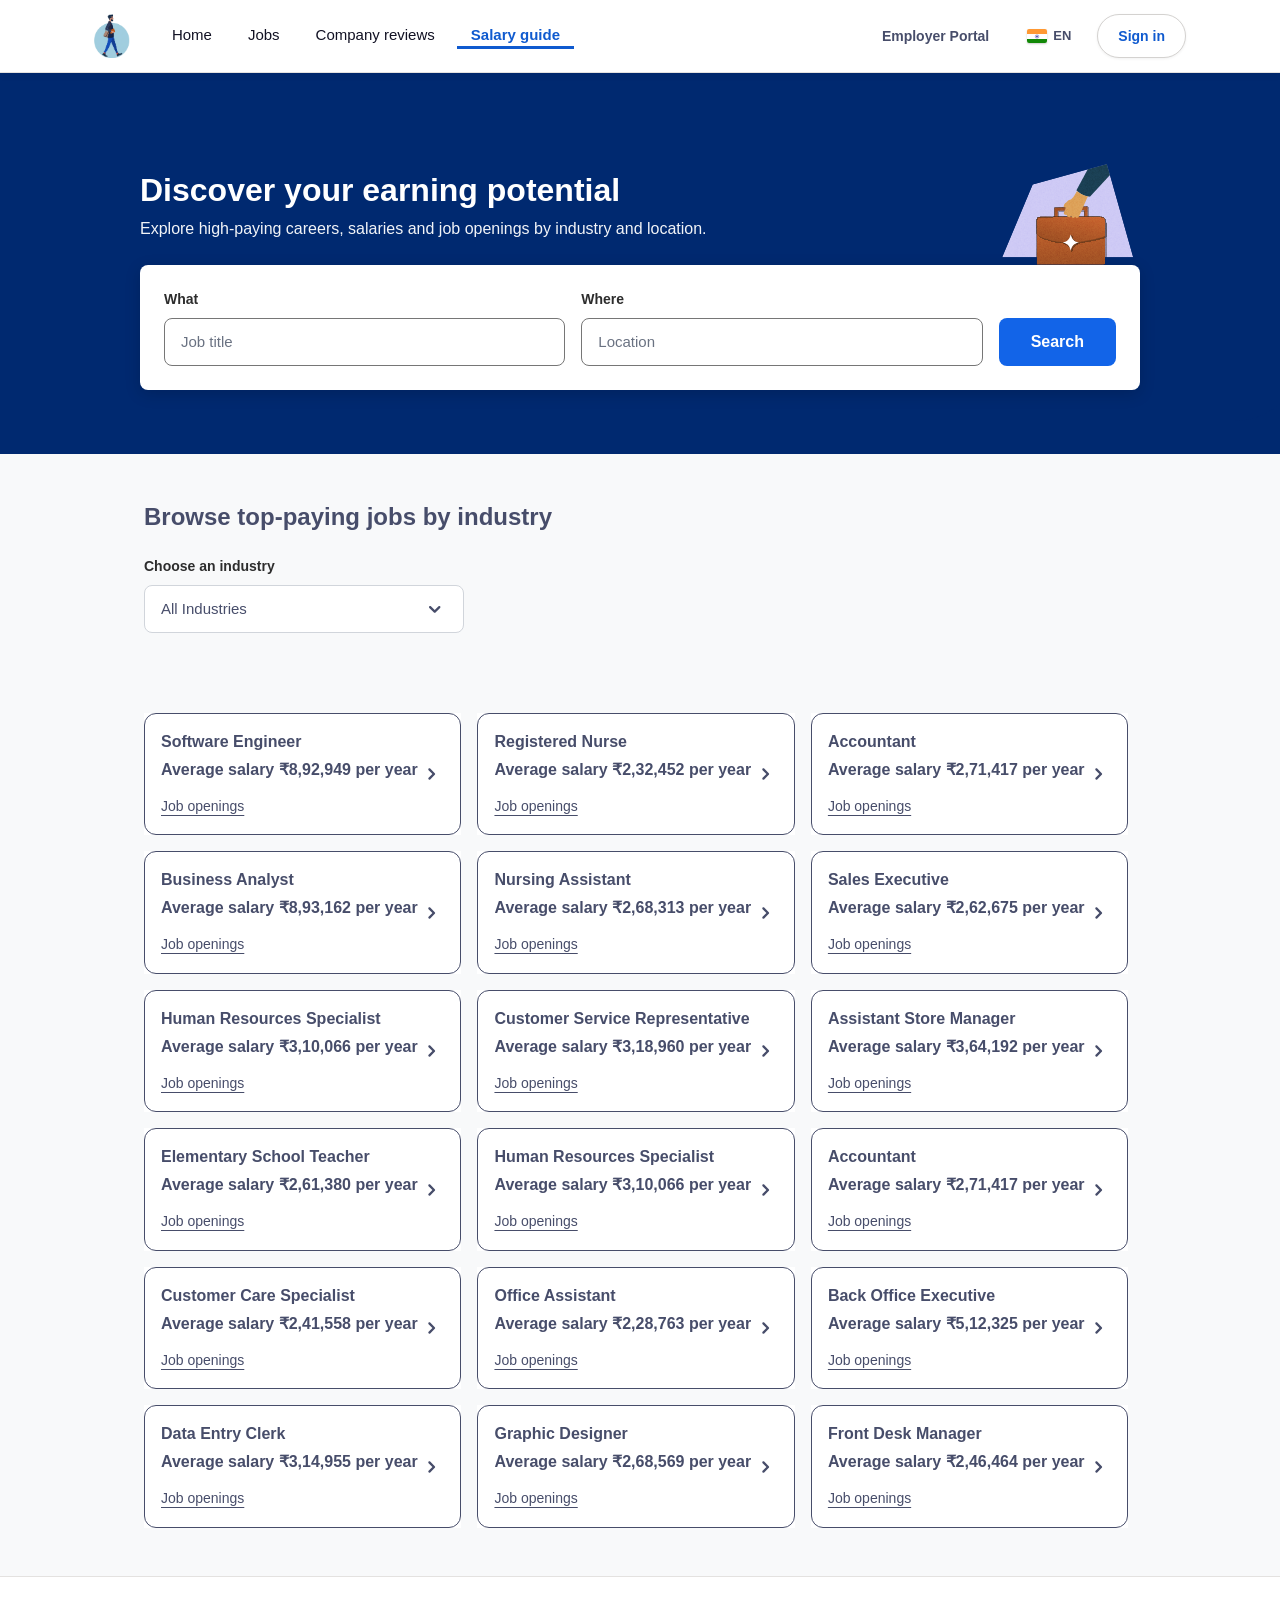
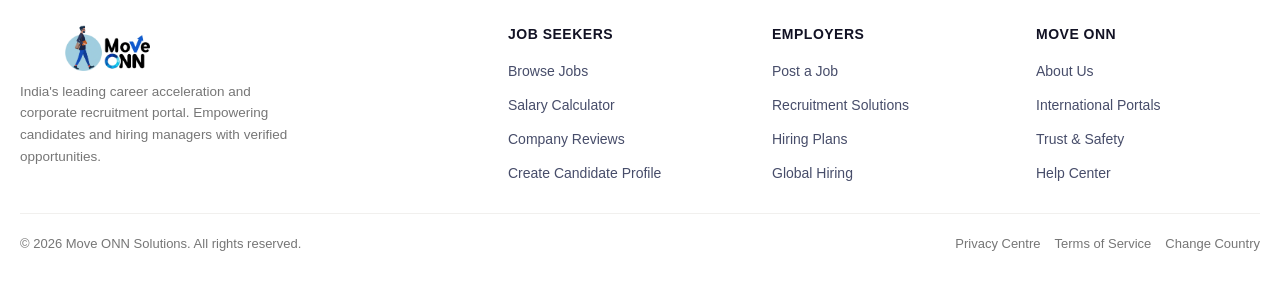
<file: salaries.html>
<!DOCTYPE html>
<html lang="en">
<head>
  <meta charset="UTF-8">
  <meta name="viewport" content="width=device-width, initial-scale=1.0, maximum-scale=1.0, user-scalable=no, viewport-fit=cover">
  <title>Salary Guide & Pay Calculator - Move ONN Consultancy</title>
  <meta name="description" content="Discover your true market earning potential, explore salary ranges, and negotiate pay with verified salary data.">
  <link rel="icon" href="assets/images/moveonn-icon.png" type="image/png">

  <!-- Local Offline CSS Engine (Strictly Modular, Zero External CDN) -->
  <link rel="stylesheet" href="css/bootstrap.min.css">
  <link rel="stylesheet" href="css/common.css">
  <link rel="stylesheet" href="css/header.css">
  <link rel="stylesheet" href="css/salaries.css">
  <link rel="stylesheet" href="css/footer.css">

  <!-- Instant Pre-Hydration & Zero-FOUC Engine -->
  <script>
    (function() {
      try {
        var c = localStorage.getItem('jt_country') || 'IN';
        var l = localStorage.getItem('jt_lang') || 'en';
        window.handleAvatarClick = window.handleAvatarClick || function(e) {
                if (e) { e.preventDefault(); e.stopPropagation(); }
                var d = document.getElementById('jtUserDropdown');
                if (d) { d.classList.toggle('is-open'); }
                else { window.location.href = 'profile.html'; }
              };
              window.openAuthModal = window.openAuthModal || function(tab) {
                var modal = document.getElementById('jtAuthModal');
                if (modal) { modal.classList.add('is-open'); }
              };
              var u = localStorage.getItem('moveonn_user') || null;
        document.documentElement.setAttribute('data-country', c);
        document.documentElement.setAttribute('data-lang', l);
        document.documentElement.setAttribute('lang', l);
        if (u) {
          document.documentElement.classList.add('jt-user-logged-in');
        }
      } catch(e) {}
    })();
  </script>
</head>
<body class="page-salaries">

  <!-- ==========================================================================
       1. Single Unified Responsive Navbar (Complies with PROJECT_STANDARDS.md)
       ========================================================================== -->
  <header class="jt-header">
    <div class="container jt-navbar">
      
      <!-- Brand Logo (Pure clickable link, zero inline event cancellation) -->
      <a href="index.html" class="jt-brand" aria-label="Move ONN Home">
        <img src="assets/images/moveonn-icon.png" alt="Move ONN" class="jt-logo">
      </a>

      <!-- Desktop Navigation Menu (Visible >= 992px) -->
      <nav class="jt-nav-menu" aria-label="Main Navigation">
        <ul class="jt-nav-list">
          <li><a href="index.html" class="jt-nav-item">Home</a></li>
          <li><a href="jobs.html" class="jt-nav-item">Jobs</a></li>
          <li><a href="companies.html" class="jt-nav-item">Company reviews</a></li>
          <li><a href="salaries.html" class="jt-nav-item active">Salary guide</a></li>
        </ul>
      </nav>

      <!-- Right Action Area -->
      <div class="jt-nav-actions">
        <a href="hire.html" class="jt-btn-hire">Employer Portal</a>
        <!-- Country Selector -->
        <a href="countries.html" class="jt-action-country" aria-label="Change country">
          <span class="jt-flag"><img src="assets/flags/in.svg" alt="India" class="jt-nav-flag-img"></span> <span class="jt-lang">En</span>
        </a>
        <script>
          (function(){
            try {
              var f = localStorage.getItem('jt_flag');
              var l = localStorage.getItem('jt_lang');
              if (f) {
                var el = document.currentScript.previousElementSibling.querySelector('.jt-nav-flag-img');
                if (el) el.src = f;
              }
              if (l) {
                var tl = document.currentScript.previousElementSibling.querySelector('.jt-lang');
                if (tl) tl.textContent = l.toUpperCase();
              }
            } catch(e){}
          })();
        </script>

        <!-- Dynamic Auth Button (Sign In Button / Profile Avatar) -->
        <div id="jtAuthButtonContainer">
          <button type="button" class="jt-btn-signin-nav" onclick="window.openAuthModal('signin')">
            Sign in
          </button>
        </div>
        <script>
          (function(){
            try {
              var u = localStorage.getItem('moveonn_user') || null;
              if (u) {
                var user = JSON.parse(u);
                var email = (user && user.email) ? user.email.toLowerCase().trim() : '';
                var safeEmail = email ? email.replace(/[^a-z0-9]/g, '_') : '';
                var cImg = null;
                if (safeEmail) {
                  cImg = localStorage.getItem('jt_user_avatar_img__' + safeEmail);
                }
                if (!cImg && email) {
                  cImg = localStorage.getItem('jt_user_avatar_img__' + email);
                }
                if (!cImg) {
                  cImg = localStorage.getItem('jt_user_avatar_img') || (user ? user.avatar : null);
                }
                var avatarInner = cImg 
                  ? '<img src="' + cImg + '" alt="' + (user.name || '') + '" style="width:100%; height:100%; object-fit:cover; border-radius:50%;">'
                  : '<svg viewBox="0 0 24 24" width="22" height="22" fill="#64748b" style="display:block;"><path d="M12 12c2.76 0 5-2.24 5-5s-2.24-5-5-5-5 2.24-5 5 2.24 5 5 5zm0 2c-3.33 0-10 1.67-10 5v3h20v-3c0-3.33-6.67-5-10-5z" /></svg>';
                
                var plan = email ? (localStorage.getItem('jt_user_plan__' + email) || 'free') : 'free';
                var planBadge = '';
                if (plan === 'growth') planBadge = '<span style="margin-left:auto; font-size:10px; padding:2px 6px; background:#004687; color:#fff; border-radius:4px; font-weight:700;">PRO</span>';
                else if (plan === 'enterprise') planBadge = '<span style="margin-left:auto; font-size:10px; padding:2px 6px; background:#004687; color:#fff; border-radius:4px; font-weight:700;">ENTERPRISE</span>';
                
                var c = document.getElementById('jtAuthButtonContainer');
                if (c) {
                  c.innerHTML = '<div class="position-relative">' +
                    '<button type="button" class="jt-user-avatar-btn" id="jtUserAvatarBtn" aria-label="User account menu" aria-expanded="false" onclick="window.handleAvatarClick(event)">' +
                    avatarInner +
                    '</button>' +
                    '<div class="jt-user-dropdown" id="jtUserDropdown">' +
                    '<a href="profile.html" class="jt-user-dropdown-link"><svg width="16" height="16" fill="none" stroke="currentColor" stroke-width="2" viewBox="0 0 24 24"><path d="M20 21v-2a4 4 0 0 0-4-4H8a4 4 0 0 0-4 4v2"></path><circle cx="12" cy="7" r="4"></circle></svg><span>Profile Dashboard</span>' + planBadge + '</a>' +
                    '<a href="jobs.html?tab=saved" class="jt-user-dropdown-link"><svg width="16" height="16" fill="none" stroke="currentColor" stroke-width="2" viewBox="0 0 24 24"><path d="M19 21l-7-5-7 5V5a2 2 0 0 1 2-2h10a2 2 0 0 1 2 2z"></path></svg><span>My Saved Jobs</span></a>' +
                    '<a href="employer-dashboard.html" class="jt-user-dropdown-link"><svg width="16" height="16" fill="none" stroke="currentColor" stroke-width="2" viewBox="0 0 24 24"><rect x="2" y="7" width="20" height="14" rx="2" ry="2"></rect><path d="M16 21V5a2 2 0 0 0-2-2h-4a2 2 0 0 0-2 2v16"></path></svg><span>Employer Portal</span></a>' +
                    '<div class="jt-user-dropdown-divider"></div>' +
                    '<button type="button" class="jt-user-dropdown-signout" onclick="window.performSignOut()"><svg width="16" height="16" fill="none" stroke="currentColor" stroke-width="2" viewBox="0 0 24 24"><path d="M9 21H5a2 2 0 0 1-2-2V5a2 2 0 0 1 2-2h4"></path><polyline points="16 17 21 12 16 7"></polyline><line x1="21" y1="12" x2="9" y2="12"></line></svg><span>Sign out</span></button>' +
                    '</div></div>';
                }
              }
            } catch(e) {}
          })();
        </script>

        <!-- Mobile Hamburger Toggle (Strictly hidden >= 992px) -->
        <button type="button" class="jt-burger-btn" id="jtBurgerBtn" aria-label="Toggle navigation menu" aria-expanded="false">
          <span class="jt-burger-line"></span>
          <span class="jt-burger-line"></span>
          <span class="jt-burger-line"></span>
        </button>
      </div>

    </div>

    <!-- Mobile Off-Canvas Drawer (Unified within same component) -->
    <div class="jt-mobile-drawer" id="jtMobileDrawer">
      <div class="jt-drawer-backdrop" id="jtDrawerBackdrop"></div>
      <div class="jt-drawer-panel">
        <div class="jt-drawer-header">
          <img src="assets/images/moveonn-icon.png" alt="Move ONN" class="jt-logo-sm">
          <button type="button" class="jt-drawer-close" id="jtDrawerCloseBtn" aria-label="Close menu">&times;</button>
        </div>
        <div class="jt-drawer-body">
          <!-- Injected Mobile Auth Profile or Sign-in button -->
          <div id="jtDrawerAuthSection" class="jt-drawer-auth"></div>
          
          <ul class="jt-drawer-links">
            <li><a href="index.html" class="jt-drawer-link"><span>Home</span> <svg width="16" height="16" fill="none" stroke="currentColor" stroke-width="2" viewBox="0 0 24 24"><polyline points="9 18 15 12 9 6"></polyline></svg></a></li>
            <li><a href="jobs.html" class="jt-drawer-link"><span>Jobs</span> <svg width="16" height="16" fill="none" stroke="currentColor" stroke-width="2" viewBox="0 0 24 24"><polyline points="9 18 15 12 9 6"></polyline></svg></a></li>
            <li><a href="companies.html" class="jt-drawer-link"><span>Company reviews</span> <svg width="16" height="16" fill="none" stroke="currentColor" stroke-width="2" viewBox="0 0 24 24"><polyline points="9 18 15 12 9 6"></polyline></svg></a></li>
            <li><a href="salaries.html" class="jt-drawer-link active"><span>Salary guide</span> <svg width="16" height="16" fill="none" stroke="currentColor" stroke-width="2" viewBox="0 0 24 24"><polyline points="9 18 15 12 9 6"></polyline></svg></a></li>
            <li class="jt-drawer-divider"></li>
            <li><a href="hire.html#pricing" class="jt-drawer-link"><span>Pricing &amp; Plans</span> <svg width="16" height="16" fill="none" stroke="currentColor" stroke-width="2" viewBox="0 0 24 24"><polyline points="9 18 15 12 9 6"></polyline></svg></a></li>
            <li class="jt-drawer-divider"></li>
            <li><a href="countries.html" class="jt-drawer-link"><span>Change country: India <img src="assets/flags/in.svg" alt="India" class="jt-nav-flag-img" style="margin-left:6px;"></span> <svg width="16" height="16" fill="none" stroke="currentColor" stroke-width="2" viewBox="0 0 24 24"><polyline points="9 18 15 12 9 6"></polyline></svg></a></li>
          </ul>
        </div>
      </div>
    </div>
  </header>

  <!-- ==========================================================================
       2. Main Content
       ========================================================================== -->
  <main role="main" class="css-brv7kd eu4oa1w0"><div class="css-1e9rq9f eu4oa1w0" bis_skin_checked="1"><div bis_skin_checked="1"><div role="search" aria-label="Discover your earning potential" class="css-1yw8j9k eu4oa1w0" bis_skin_checked="1"><div class="css-13pzt5k eu4oa1w0" bis_skin_checked="1"><div class="css-1jsr1qo e37uo190" bis_skin_checked="1"><div class="css-1hcm4f3 eu4oa1w0" bis_skin_checked="1"><h2 data-testid="header_title" class="css-1dmzgei e1tiznh50">Discover your earning potential</h2><span class="css-1ck0l5m e1wnkr790">Explore high-paying careers, salaries and job openings by industry and location.</span></div><div class="css-16024ch eu4oa1w0" bis_skin_checked="1"><img alt="" loading="lazy" width="160" height="127" decoding="async" data-nimg="1" style="color:transparent" src="assets/images/landing-banner.svg"></div></div><div role="search" class="css-1401i83 eu4oa1w0" bis_skin_checked="1"><form class="css-hl0n2x eu4oa1w0"><div class="css-13a6g0r e1ttgm5y0" id="input-title-autocomplete" bis_skin_checked="1"><label class="css-10g55w1 es2vvo70">What</label><div class="css-14x0tgq eu4oa1w0" bis_skin_checked="1"><span class="css-1bd60rl e6fjgti1"><input aria-invalid="false" id="input-title-autocomplete" placeholder="Job title" aria-haspopup="listbox" aria-autocomplete="list" autocomplete="off" data-a11y-tabtest="what-box" class="css-16cerhe e1jgz0i3" value=""></span></div><div id="ifl-FormField-errorText-:r0:" class="css-u74ql7 eu4oa1w0" bis_skin_checked="1"></div></div><div class="css-y45sw5 e1ttgm5y0" id="input-location-autocomplete" bis_skin_checked="1"><label class="css-10g55w1 es2vvo70">Where</label><div class="css-14x0tgq eu4oa1w0" bis_skin_checked="1"><span class="css-1bd60rl e6fjgti1"><input aria-invalid="false" id="input-location-autocomplete" placeholder="Location" aria-label="Where" aria-haspopup="listbox" aria-autocomplete="list" autocomplete="off" data-a11y-tabtest="where-box" class="css-xgyhkq e1jgz0i3" value=""></span></div><div id="ifl-FormField-errorText-:r2:" class="css-u74ql7 eu4oa1w0" bis_skin_checked="1"></div></div><div class="css-1dy8le7 eu4oa1w0" bis_skin_checked="1"><button type="submit" id="title-location-search-btn" data-a11y-tabtest="search-button" class="css-1mvjvw5 e8ju0x50"><span>Search</span></button></div></form></div></div></div><div class="css-13dozjo eu4oa1w0" bis_skin_checked="1"><div class="css-14gi3af eu4oa1w0" bis_skin_checked="1"><h2 class="css-1iq9wri e1tiznh50">Browse top-paying jobs by industry</h2><div class="css-1vd1brv e1ttgm5y0" bis_skin_checked="1"><label for=":R9nalam:" class="css-10g55w1 es2vvo70">Choose an industry</label><div class="css-1615w3r eu4oa1w0" bis_skin_checked="1"><div tabindex="0" id=":R9nalam:" role="combobox" aria-expanded="false" aria-haspopup="listbox" aria-controls="Listbox-:R3mpnalam:" class="css-xn1avf ec1hp250" bis_skin_checked="1"><span class="css-ew4qyo eu4oa1w0">All Industries</span><span class="css-1jdpzp2 e37uo190"><svg xmlns="http://www.w3.org/2000/svg" focusable="false" role="img" fill="currentColor" viewBox="0 0 24 24" aria-hidden="true" class="css-1f4rn1b eac13zx0"><path d="M11.713 15.825a1.2 1.2 0 01-.43-.077 1.053 1.053 0 01-.372-.246l-4.594-4.594A1.08 1.08 0 016 10.113 1.08 1.08 0 017.112 9c.32 0 .585.106.796.317l3.804 3.804 3.805-3.804A1.08 1.08 0 0116.313 9a1.08 1.08 0 011.112 1.113c0 .319-.106.584-.317.795l-4.594 4.594a1.054 1.054 0 01-.373.245 1.2 1.2 0 01-.428.078z"></path></svg></span></div><div id="Popup-:R3mpnalamH1:" class="css-1tou5uv eu4oa1w0" bis_skin_checked="1"><div class="css-169dxll eu4oa1w0" bis_skin_checked="1"><ul id="Listbox-:R3mpnalam:" role="listbox" class="css-1xkcyt7 e1kyujov0"><li id=":Rdalbmpnalam:" role="option" aria-selected="true" class="css-jcaulw eyrz3l11"><div class="css-1syq5dt e37uo190" bis_skin_checked="1"><svg xmlns="http://www.w3.org/2000/svg" focusable="false" role="img" fill="currentColor" viewBox="0 0 24 24" aria-hidden="true" class="css-192wn8d eac13zx0"><path d="M9.55 14.947l8.367-8.368c.228-.228.495-.342.802-.342.306 0 .574.114.802.342.227.228.341.498.341.811 0 .313-.113.584-.341.812l-9.17 9.188a1.098 1.098 0 01-.801.341c-.307 0-.574-.114-.802-.341L4.46 13.102a1.076 1.076 0 01-.332-.812c.006-.313.123-.583.351-.81.228-.229.499-.343.811-.343.313 0 .584.114.812.342l3.448 3.468z"></path></svg></div><span class="css-q2addn e37uo190"><span class="css-u74ql7 eu4oa1w0">All Industries</span></span></li><li id=":Rlalbmpnalam:" role="option" aria-selected="false" class="css-1hsbb89 eyrz3l11"><div class="css-1syq5dt e37uo190" bis_skin_checked="1"><svg xmlns="http://www.w3.org/2000/svg" focusable="false" role="img" fill="currentColor" viewBox="0 0 24 24" aria-hidden="true" class="css-fqr35q eac13zx0"><path d="M9.55 14.947l8.367-8.368c.228-.228.495-.342.802-.342.306 0 .574.114.802.342.227.228.341.498.341.811 0 .313-.113.584-.341.812l-9.17 9.188a1.098 1.098 0 01-.801.341c-.307 0-.574-.114-.802-.341L4.46 13.102a1.076 1.076 0 01-.332-.812c.006-.313.123-.583.351-.81.228-.229.499-.343.811-.343.313 0 .584.114.812.342l3.448 3.468z"></path></svg></div><span class="css-q2addn e37uo190"><span class="css-u74ql7 eu4oa1w0">Agriculture, Fishing &amp; Forestry</span></span></li><li id=":Rtalbmpnalam:" role="option" aria-selected="false" class="css-1hsbb89 eyrz3l11"><div class="css-1syq5dt e37uo190" bis_skin_checked="1"><svg xmlns="http://www.w3.org/2000/svg" focusable="false" role="img" fill="currentColor" viewBox="0 0 24 24" aria-hidden="true" class="css-fqr35q eac13zx0"><path d="M9.55 14.947l8.367-8.368c.228-.228.495-.342.802-.342.306 0 .574.114.802.342.227.228.341.498.341.811 0 .313-.113.584-.341.812l-9.17 9.188a1.098 1.098 0 01-.801.341c-.307 0-.574-.114-.802-.341L4.46 13.102a1.076 1.076 0 01-.332-.812c.006-.313.123-.583.351-.81.228-.229.499-.343.811-.343.313 0 .584.114.812.342l3.448 3.468z"></path></svg></div><span class="css-q2addn e37uo190"><span class="css-u74ql7 eu4oa1w0">Architecture &amp; Engineering </span></span></li><li id=":R15albmpnalam:" role="option" aria-selected="false" class="css-1hsbb89 eyrz3l11"><div class="css-1syq5dt e37uo190" bis_skin_checked="1"><svg xmlns="http://www.w3.org/2000/svg" focusable="false" role="img" fill="currentColor" viewBox="0 0 24 24" aria-hidden="true" class="css-fqr35q eac13zx0"><path d="M9.55 14.947l8.367-8.368c.228-.228.495-.342.802-.342.306 0 .574.114.802.342.227.228.341.498.341.811 0 .313-.113.584-.341.812l-9.17 9.188a1.098 1.098 0 01-.801.341c-.307 0-.574-.114-.802-.341L4.46 13.102a1.076 1.076 0 01-.332-.812c.006-.313.123-.583.351-.81.228-.229.499-.343.811-.343.313 0 .584.114.812.342l3.448 3.468z"></path></svg></div><span class="css-q2addn e37uo190"><span class="css-u74ql7 eu4oa1w0">Business Management, Administrative &amp; Customer Support</span></span></li><li id=":R1dalbmpnalam:" role="option" aria-selected="false" class="css-1hsbb89 eyrz3l11"><div class="css-1syq5dt e37uo190" bis_skin_checked="1"><svg xmlns="http://www.w3.org/2000/svg" focusable="false" role="img" fill="currentColor" viewBox="0 0 24 24" aria-hidden="true" class="css-fqr35q eac13zx0"><path d="M9.55 14.947l8.367-8.368c.228-.228.495-.342.802-.342.306 0 .574.114.802.342.227.228.341.498.341.811 0 .313-.113.584-.341.812l-9.17 9.188a1.098 1.098 0 01-.801.341c-.307 0-.574-.114-.802-.341L4.46 13.102a1.076 1.076 0 01-.332-.812c.006-.313.123-.583.351-.81.228-.229.499-.343.811-.343.313 0 .584.114.812.342l3.448 3.468z"></path></svg></div><span class="css-q2addn e37uo190"><span class="css-u74ql7 eu4oa1w0">Cleaning &amp; Grounds Maintenance </span></span></li><li id=":R1lalbmpnalam:" role="option" aria-selected="false" class="css-1hsbb89 eyrz3l11"><div class="css-1syq5dt e37uo190" bis_skin_checked="1"><svg xmlns="http://www.w3.org/2000/svg" focusable="false" role="img" fill="currentColor" viewBox="0 0 24 24" aria-hidden="true" class="css-fqr35q eac13zx0"><path d="M9.55 14.947l8.367-8.368c.228-.228.495-.342.802-.342.306 0 .574.114.802.342.227.228.341.498.341.811 0 .313-.113.584-.341.812l-9.17 9.188a1.098 1.098 0 01-.801.341c-.307 0-.574-.114-.802-.341L4.46 13.102a1.076 1.076 0 01-.332-.812c.006-.313.123-.583.351-.81.228-.229.499-.343.811-.343.313 0 .584.114.812.342l3.448 3.468z"></path></svg></div><span class="css-q2addn e37uo190"><span class="css-u74ql7 eu4oa1w0">Community &amp; Social Services</span></span></li><li id=":R1talbmpnalam:" role="option" aria-selected="false" class="css-1hsbb89 eyrz3l11"><div class="css-1syq5dt e37uo190" bis_skin_checked="1"><svg xmlns="http://www.w3.org/2000/svg" focusable="false" role="img" fill="currentColor" viewBox="0 0 24 24" aria-hidden="true" class="css-fqr35q eac13zx0"><path d="M9.55 14.947l8.367-8.368c.228-.228.495-.342.802-.342.306 0 .574.114.802.342.227.228.341.498.341.811 0 .313-.113.584-.341.812l-9.17 9.188a1.098 1.098 0 01-.801.341c-.307 0-.574-.114-.802-.341L4.46 13.102a1.076 1.076 0 01-.332-.812c.006-.313.123-.583.351-.81.228-.229.499-.343.811-.343.313 0 .584.114.812.342l3.448 3.468z"></path></svg></div><span class="css-q2addn e37uo190"><span class="css-u74ql7 eu4oa1w0">Construction &amp; Extraction</span></span></li><li id=":R25albmpnalam:" role="option" aria-selected="false" class="css-1hsbb89 eyrz3l11"><div class="css-1syq5dt e37uo190" bis_skin_checked="1"><svg xmlns="http://www.w3.org/2000/svg" focusable="false" role="img" fill="currentColor" viewBox="0 0 24 24" aria-hidden="true" class="css-fqr35q eac13zx0"><path d="M9.55 14.947l8.367-8.368c.228-.228.495-.342.802-.342.306 0 .574.114.802.342.227.228.341.498.341.811 0 .313-.113.584-.341.812l-9.17 9.188a1.098 1.098 0 01-.801.341c-.307 0-.574-.114-.802-.341L4.46 13.102a1.076 1.076 0 01-.332-.812c.006-.313.123-.583.351-.81.228-.229.499-.343.811-.343.313 0 .584.114.812.342l3.448 3.468z"></path></svg></div><span class="css-q2addn e37uo190"><span class="css-u74ql7 eu4oa1w0">Education &amp; Instruction</span></span></li><li id=":R2dalbmpnalam:" role="option" aria-selected="false" class="css-1hsbb89 eyrz3l11"><div class="css-1syq5dt e37uo190" bis_skin_checked="1"><svg xmlns="http://www.w3.org/2000/svg" focusable="false" role="img" fill="currentColor" viewBox="0 0 24 24" aria-hidden="true" class="css-fqr35q eac13zx0"><path d="M9.55 14.947l8.367-8.368c.228-.228.495-.342.802-.342.306 0 .574.114.802.342.227.228.341.498.341.811 0 .313-.113.584-.341.812l-9.17 9.188a1.098 1.098 0 01-.801.341c-.307 0-.574-.114-.802-.341L4.46 13.102a1.076 1.076 0 01-.332-.812c.006-.313.123-.583.351-.81.228-.229.499-.343.811-.343.313 0 .584.114.812.342l3.448 3.468z"></path></svg></div><span class="css-q2addn e37uo190"><span class="css-u74ql7 eu4oa1w0">Finance &amp; Accounting </span></span></li><li id=":R2lalbmpnalam:" role="option" aria-selected="false" class="css-1hsbb89 eyrz3l11"><div class="css-1syq5dt e37uo190" bis_skin_checked="1"><svg xmlns="http://www.w3.org/2000/svg" focusable="false" role="img" fill="currentColor" viewBox="0 0 24 24" aria-hidden="true" class="css-fqr35q eac13zx0"><path d="M9.55 14.947l8.367-8.368c.228-.228.495-.342.802-.342.306 0 .574.114.802.342.227.228.341.498.341.811 0 .313-.113.584-.341.812l-9.17 9.188a1.098 1.098 0 01-.801.341c-.307 0-.574-.114-.802-.341L4.46 13.102a1.076 1.076 0 01-.332-.812c.006-.313.123-.583.351-.81.228-.229.499-.343.811-.343.313 0 .584.114.812.342l3.448 3.468z"></path></svg></div><span class="css-q2addn e37uo190"><span class="css-u74ql7 eu4oa1w0">Food &amp; Beverage </span></span></li><li id=":R2talbmpnalam:" role="option" aria-selected="false" class="css-1hsbb89 eyrz3l11"><div class="css-1syq5dt e37uo190" bis_skin_checked="1"><svg xmlns="http://www.w3.org/2000/svg" focusable="false" role="img" fill="currentColor" viewBox="0 0 24 24" aria-hidden="true" class="css-fqr35q eac13zx0"><path d="M9.55 14.947l8.367-8.368c.228-.228.495-.342.802-.342.306 0 .574.114.802.342.227.228.341.498.341.811 0 .313-.113.584-.341.812l-9.17 9.188a1.098 1.098 0 01-.801.341c-.307 0-.574-.114-.802-.341L4.46 13.102a1.076 1.076 0 01-.332-.812c.006-.313.123-.583.351-.81.228-.229.499-.343.811-.343.313 0 .584.114.812.342l3.448 3.468z"></path></svg></div><span class="css-q2addn e37uo190"><span class="css-u74ql7 eu4oa1w0">Healthcare </span></span></li><li id=":R35albmpnalam:" role="option" aria-selected="false" class="css-1hsbb89 eyrz3l11"><div class="css-1syq5dt e37uo190" bis_skin_checked="1"><svg xmlns="http://www.w3.org/2000/svg" focusable="false" role="img" fill="currentColor" viewBox="0 0 24 24" aria-hidden="true" class="css-fqr35q eac13zx0"><path d="M9.55 14.947l8.367-8.368c.228-.228.495-.342.802-.342.306 0 .574.114.802.342.227.228.341.498.341.811 0 .313-.113.584-.341.812l-9.17 9.188a1.098 1.098 0 01-.801.341c-.307 0-.574-.114-.802-.341L4.46 13.102a1.076 1.076 0 01-.332-.812c.006-.313.123-.583.351-.81.228-.229.499-.343.811-.343.313 0 .584.114.812.342l3.448 3.468z"></path></svg></div><span class="css-q2addn e37uo190"><span class="css-u74ql7 eu4oa1w0">Legal </span></span></li><li id=":R3dalbmpnalam:" role="option" aria-selected="false" class="css-1hsbb89 eyrz3l11"><div class="css-1syq5dt e37uo190" bis_skin_checked="1"><svg xmlns="http://www.w3.org/2000/svg" focusable="false" role="img" fill="currentColor" viewBox="0 0 24 24" aria-hidden="true" class="css-fqr35q eac13zx0"><path d="M9.55 14.947l8.367-8.368c.228-.228.495-.342.802-.342.306 0 .574.114.802.342.227.228.341.498.341.811 0 .313-.113.584-.341.812l-9.17 9.188a1.098 1.098 0 01-.801.341c-.307 0-.574-.114-.802-.341L4.46 13.102a1.076 1.076 0 01-.332-.812c.006-.313.123-.583.351-.81.228-.229.499-.343.811-.343.313 0 .584.114.812.342l3.448 3.468z"></path></svg></div><span class="css-q2addn e37uo190"><span class="css-u74ql7 eu4oa1w0">Manufacturing &amp; Utilities </span></span></li><li id=":R3lalbmpnalam:" role="option" aria-selected="false" class="css-1hsbb89 eyrz3l11"><div class="css-1syq5dt e37uo190" bis_skin_checked="1"><svg xmlns="http://www.w3.org/2000/svg" focusable="false" role="img" fill="currentColor" viewBox="0 0 24 24" aria-hidden="true" class="css-fqr35q eac13zx0"><path d="M9.55 14.947l8.367-8.368c.228-.228.495-.342.802-.342.306 0 .574.114.802.342.227.228.341.498.341.811 0 .313-.113.584-.341.812l-9.17 9.188a1.098 1.098 0 01-.801.341c-.307 0-.574-.114-.802-.341L4.46 13.102a1.076 1.076 0 01-.332-.812c.006-.313.123-.583.351-.81.228-.229.499-.343.811-.343.313 0 .584.114.812.342l3.448 3.468z"></path></svg></div><span class="css-q2addn e37uo190"><span class="css-u74ql7 eu4oa1w0">Marketing, Advertising &amp; Public Relations </span></span></li><li id=":R3talbmpnalam:" role="option" aria-selected="false" class="css-1hsbb89 eyrz3l11"><div class="css-1syq5dt e37uo190" bis_skin_checked="1"><svg xmlns="http://www.w3.org/2000/svg" focusable="false" role="img" fill="currentColor" viewBox="0 0 24 24" aria-hidden="true" class="css-fqr35q eac13zx0"><path d="M9.55 14.947l8.367-8.368c.228-.228.495-.342.802-.342.306 0 .574.114.802.342.227.228.341.498.341.811 0 .313-.113.584-.341.812l-9.17 9.188a1.098 1.098 0 01-.801.341c-.307 0-.574-.114-.802-.341L4.46 13.102a1.076 1.076 0 01-.332-.812c.006-.313.123-.583.351-.81.228-.229.499-.343.811-.343.313 0 .584.114.812.342l3.448 3.468z"></path></svg></div><span class="css-q2addn e37uo190"><span class="css-u74ql7 eu4oa1w0">Media, Arts &amp; Design </span></span></li><li id=":R45albmpnalam:" role="option" aria-selected="false" class="css-1hsbb89 eyrz3l11"><div class="css-1syq5dt e37uo190" bis_skin_checked="1"><svg xmlns="http://www.w3.org/2000/svg" focusable="false" role="img" fill="currentColor" viewBox="0 0 24 24" aria-hidden="true" class="css-fqr35q eac13zx0"><path d="M9.55 14.947l8.367-8.368c.228-.228.495-.342.802-.342.306 0 .574.114.802.342.227.228.341.498.341.811 0 .313-.113.584-.341.812l-9.17 9.188a1.098 1.098 0 01-.801.341c-.307 0-.574-.114-.802-.341L4.46 13.102a1.076 1.076 0 01-.332-.812c.006-.313.123-.583.351-.81.228-.229.499-.343.811-.343.313 0 .584.114.812.342l3.448 3.468z"></path></svg></div><span class="css-q2addn e37uo190"><span class="css-u74ql7 eu4oa1w0">Personal Service </span></span></li><li id=":R4dalbmpnalam:" role="option" aria-selected="false" class="css-1hsbb89 eyrz3l11"><div class="css-1syq5dt e37uo190" bis_skin_checked="1"><svg xmlns="http://www.w3.org/2000/svg" focusable="false" role="img" fill="currentColor" viewBox="0 0 24 24" aria-hidden="true" class="css-fqr35q eac13zx0"><path d="M9.55 14.947l8.367-8.368c.228-.228.495-.342.802-.342.306 0 .574.114.802.342.227.228.341.498.341.811 0 .313-.113.584-.341.812l-9.17 9.188a1.098 1.098 0 01-.801.341c-.307 0-.574-.114-.802-.341L4.46 13.102a1.076 1.076 0 01-.332-.812c.006-.313.123-.583.351-.81.228-.229.499-.343.811-.343.313 0 .584.114.812.342l3.448 3.468z"></path></svg></div><span class="css-q2addn e37uo190"><span class="css-u74ql7 eu4oa1w0">Repair, Maintenance &amp; Installation </span></span></li><li id=":R4lalbmpnalam:" role="option" aria-selected="false" class="css-1hsbb89 eyrz3l11"><div class="css-1syq5dt e37uo190" bis_skin_checked="1"><svg xmlns="http://www.w3.org/2000/svg" focusable="false" role="img" fill="currentColor" viewBox="0 0 24 24" aria-hidden="true" class="css-fqr35q eac13zx0"><path d="M9.55 14.947l8.367-8.368c.228-.228.495-.342.802-.342.306 0 .574.114.802.342.227.228.341.498.341.811 0 .313-.113.584-.341.812l-9.17 9.188a1.098 1.098 0 01-.801.341c-.307 0-.574-.114-.802-.341L4.46 13.102a1.076 1.076 0 01-.332-.812c.006-.313.123-.583.351-.81.228-.229.499-.343.811-.343.313 0 .584.114.812.342l3.448 3.468z"></path></svg></div><span class="css-q2addn e37uo190"><span class="css-u74ql7 eu4oa1w0">Safety, Security &amp; Defence Service</span></span></li><li id=":R4talbmpnalam:" role="option" aria-selected="false" class="css-1hsbb89 eyrz3l11"><div class="css-1syq5dt e37uo190" bis_skin_checked="1"><svg xmlns="http://www.w3.org/2000/svg" focusable="false" role="img" fill="currentColor" viewBox="0 0 24 24" aria-hidden="true" class="css-fqr35q eac13zx0"><path d="M9.55 14.947l8.367-8.368c.228-.228.495-.342.802-.342.306 0 .574.114.802.342.227.228.341.498.341.811 0 .313-.113.584-.341.812l-9.17 9.188a1.098 1.098 0 01-.801.341c-.307 0-.574-.114-.802-.341L4.46 13.102a1.076 1.076 0 01-.332-.812c.006-.313.123-.583.351-.81.228-.229.499-.343.811-.343.313 0 .584.114.812.342l3.448 3.468z"></path></svg></div><span class="css-q2addn e37uo190"><span class="css-u74ql7 eu4oa1w0">Sales &amp; Retail</span></span></li><li id=":R55albmpnalam:" role="option" aria-selected="false" class="css-1hsbb89 eyrz3l11"><div class="css-1syq5dt e37uo190" bis_skin_checked="1"><svg xmlns="http://www.w3.org/2000/svg" focusable="false" role="img" fill="currentColor" viewBox="0 0 24 24" aria-hidden="true" class="css-fqr35q eac13zx0"><path d="M9.55 14.947l8.367-8.368c.228-.228.495-.342.802-.342.306 0 .574.114.802.342.227.228.341.498.341.811 0 .313-.113.584-.341.812l-9.17 9.188a1.098 1.098 0 01-.801.341c-.307 0-.574-.114-.802-.341L4.46 13.102a1.076 1.076 0 01-.332-.812c.006-.313.123-.583.351-.81.228-.229.499-.343.811-.343.313 0 .584.114.812.342l3.448 3.468z"></path></svg></div><span class="css-q2addn e37uo190"><span class="css-u74ql7 eu4oa1w0">Science &amp; Research </span></span></li><li id=":R5dalbmpnalam:" role="option" aria-selected="false" class="css-1hsbb89 eyrz3l11"><div class="css-1syq5dt e37uo190" bis_skin_checked="1"><svg xmlns="http://www.w3.org/2000/svg" focusable="false" role="img" fill="currentColor" viewBox="0 0 24 24" aria-hidden="true" class="css-fqr35q eac13zx0"><path d="M9.55 14.947l8.367-8.368c.228-.228.495-.342.802-.342.306 0 .574.114.802.342.227.228.341.498.341.811 0 .313-.113.584-.341.812l-9.17 9.188a1.098 1.098 0 01-.801.341c-.307 0-.574-.114-.802-.341L4.46 13.102a1.076 1.076 0 01-.332-.812c.006-.313.123-.583.351-.81.228-.229.499-.343.811-.343.313 0 .584.114.812.342l3.448 3.468z"></path></svg></div><span class="css-q2addn e37uo190"><span class="css-u74ql7 eu4oa1w0">Supply Chain &amp; Logistics </span></span></li><li id=":R5lalbmpnalam:" role="option" aria-selected="false" class="css-1hsbb89 eyrz3l11"><div class="css-1syq5dt e37uo190" bis_skin_checked="1"><svg xmlns="http://www.w3.org/2000/svg" focusable="false" role="img" fill="currentColor" viewBox="0 0 24 24" aria-hidden="true" class="css-fqr35q eac13zx0"><path d="M9.55 14.947l8.367-8.368c.228-.228.495-.342.802-.342.306 0 .574.114.802.342.227.228.341.498.341.811 0 .313-.113.584-.341.812l-9.17 9.188a1.098 1.098 0 01-.801.341c-.307 0-.574-.114-.802-.341L4.46 13.102a1.076 1.076 0 01-.332-.812c.006-.313.123-.583.351-.81.228-.229.499-.343.811-.343.313 0 .584.114.812.342l3.448 3.468z"></path></svg></div><span class="css-q2addn e37uo190"><span class="css-u74ql7 eu4oa1w0">Technology </span></span></li><li id=":R5talbmpnalam:" role="option" aria-selected="false" class="css-1hsbb89 eyrz3l11"><div class="css-1syq5dt e37uo190" bis_skin_checked="1"><svg xmlns="http://www.w3.org/2000/svg" focusable="false" role="img" fill="currentColor" viewBox="0 0 24 24" aria-hidden="true" class="css-fqr35q eac13zx0"><path d="M9.55 14.947l8.367-8.368c.228-.228.495-.342.802-.342.306 0 .574.114.802.342.227.228.341.498.341.811 0 .313-.113.584-.341.812l-9.17 9.188a1.098 1.098 0 01-.801.341c-.307 0-.574-.114-.802-.341L4.46 13.102a1.076 1.076 0 01-.332-.812c.006-.313.123-.583.351-.81.228-.229.499-.343.811-.343.313 0 .584.114.812.342l3.448 3.468z"></path></svg></div><span class="css-q2addn e37uo190"><span class="css-u74ql7 eu4oa1w0">Transportation </span></span></li><li id=":R65albmpnalam:" role="option" aria-selected="false" class="css-1hsbb89 eyrz3l11"><div class="css-1syq5dt e37uo190" bis_skin_checked="1"><svg xmlns="http://www.w3.org/2000/svg" focusable="false" role="img" fill="currentColor" viewBox="0 0 24 24" aria-hidden="true" class="css-fqr35q eac13zx0"><path d="M9.55 14.947l8.367-8.368c.228-.228.495-.342.802-.342.306 0 .574.114.802.342.227.228.341.498.341.811 0 .313-.113.584-.341.812l-9.17 9.188a1.098 1.098 0 01-.801.341c-.307 0-.574-.114-.802-.341L4.46 13.102a1.076 1.076 0 01-.332-.812c.006-.313.123-.583.351-.81.228-.229.499-.343.811-.343.313 0 .584.114.812.342l3.448 3.468z"></path></svg></div><span class="css-q2addn e37uo190"><span class="css-u74ql7 eu4oa1w0">Travel, Attractions &amp; Events </span></span></li></ul></div></div></div><div id="ifl-FormField-errorText-:R2pnalam:" class="css-u74ql7 eu4oa1w0" bis_skin_checked="1"></div></div></div><ul class="css-14whzlk e37uo190"><li class="css-pm9z5s eu4oa1w0"><div class="css-1weraau eu4oa1w0" bis_skin_checked="1"><div class="css-zev8s4 e37uo190" bis_skin_checked="1"><div class="css-tjf1h e37uo190" bis_skin_checked="1"><a href="#" onclick="return false;" class="css-14qyjqw e19afand0"><h2 class="css-14iit9d e1tiznh50">Software Engineer</h2><h2 class="css-l9g957 e1tiznh50">Average salary<!-- --> <!-- -->₹8,92,949 per year</h2></a><span class="css-1lbrbjf e1wnkr790"><a aria-label="Software Engineer - Job openings" href="#" onclick="return false;" class="css-p9o1q e19afand0">Job openings</a></span></div><a href="#" onclick="return false;" tabindex="-1" aria-hidden="true" class="css-27v8t7 e19afand0"><svg xmlns="http://www.w3.org/2000/svg" focusable="false" role="img" fill="currentColor" viewBox="0 0 24 24" class="chevronIcon css-140acz eac13zx0" aria-hidden="true"><path d="M12.409 12L8.604 8.195a1.08 1.08 0 01-.316-.795A1.08 1.08 0 019.4 6.287c.32 0 .585.106.796.317l4.594 4.594c.112.112.193.236.245.373a1.2 1.2 0 01.078.429 1.2 1.2 0 01-.078.428 1.053 1.053 0 01-.245.373l-4.594 4.594a1.08 1.08 0 01-.796.317A1.08 1.08 0 018.288 16.6c0-.32.105-.585.316-.796L12.41 12z"></path></svg></a></div></div></li><li class="css-pm9z5s eu4oa1w0"><div class="css-1weraau eu4oa1w0" bis_skin_checked="1"><div class="css-zev8s4 e37uo190" bis_skin_checked="1"><div class="css-tjf1h e37uo190" bis_skin_checked="1"><a href="#" onclick="return false;" class="css-14qyjqw e19afand0"><h2 class="css-14iit9d e1tiznh50">Registered Nurse</h2><h2 class="css-l9g957 e1tiznh50">Average salary<!-- --> <!-- -->₹2,32,452 per year</h2></a><span class="css-1lbrbjf e1wnkr790"><a aria-label="Registered Nurse - Job openings" href="#" onclick="return false;" class="css-p9o1q e19afand0">Job openings</a></span></div><a href="#" onclick="return false;" tabindex="-1" aria-hidden="true" class="css-27v8t7 e19afand0"><svg xmlns="http://www.w3.org/2000/svg" focusable="false" role="img" fill="currentColor" viewBox="0 0 24 24" class="chevronIcon css-140acz eac13zx0" aria-hidden="true"><path d="M12.409 12L8.604 8.195a1.08 1.08 0 01-.316-.795A1.08 1.08 0 019.4 6.287c.32 0 .585.106.796.317l4.594 4.594c.112.112.193.236.245.373a1.2 1.2 0 01.078.429 1.2 1.2 0 01-.078.428 1.053 1.053 0 01-.245.373l-4.594 4.594a1.08 1.08 0 01-.796.317A1.08 1.08 0 018.288 16.6c0-.32.105-.585.316-.796L12.41 12z"></path></svg></a></div></div></li><li class="css-pm9z5s eu4oa1w0"><div class="css-1weraau eu4oa1w0" bis_skin_checked="1"><div class="css-zev8s4 e37uo190" bis_skin_checked="1"><div class="css-tjf1h e37uo190" bis_skin_checked="1"><a href="#" onclick="return false;" class="css-14qyjqw e19afand0"><h2 class="css-14iit9d e1tiznh50">Accountant</h2><h2 class="css-l9g957 e1tiznh50">Average salary<!-- --> <!-- -->₹2,71,417 per year</h2></a><span class="css-1lbrbjf e1wnkr790"><a aria-label="Accountant - Job openings" href="#" onclick="return false;" class="css-p9o1q e19afand0">Job openings</a></span></div><a href="#" onclick="return false;" tabindex="-1" aria-hidden="true" class="css-27v8t7 e19afand0"><svg xmlns="http://www.w3.org/2000/svg" focusable="false" role="img" fill="currentColor" viewBox="0 0 24 24" class="chevronIcon css-140acz eac13zx0" aria-hidden="true"><path d="M12.409 12L8.604 8.195a1.08 1.08 0 01-.316-.795A1.08 1.08 0 019.4 6.287c.32 0 .585.106.796.317l4.594 4.594c.112.112.193.236.245.373a1.2 1.2 0 01.078.429 1.2 1.2 0 01-.078.428 1.053 1.053 0 01-.245.373l-4.594 4.594a1.08 1.08 0 01-.796.317A1.08 1.08 0 018.288 16.6c0-.32.105-.585.316-.796L12.41 12z"></path></svg></a></div></div></li><li class="css-pm9z5s eu4oa1w0"><div class="css-1weraau eu4oa1w0" bis_skin_checked="1"><div class="css-zev8s4 e37uo190" bis_skin_checked="1"><div class="css-tjf1h e37uo190" bis_skin_checked="1"><a href="#" onclick="return false;" class="css-14qyjqw e19afand0"><h2 class="css-14iit9d e1tiznh50">Business Analyst</h2><h2 class="css-l9g957 e1tiznh50">Average salary<!-- --> <!-- -->₹8,93,162 per year</h2></a><span class="css-1lbrbjf e1wnkr790"><a aria-label="Business Analyst - Job openings" href="#" onclick="return false;" class="css-p9o1q e19afand0">Job openings</a></span></div><a href="#" onclick="return false;" tabindex="-1" aria-hidden="true" class="css-27v8t7 e19afand0"><svg xmlns="http://www.w3.org/2000/svg" focusable="false" role="img" fill="currentColor" viewBox="0 0 24 24" class="chevronIcon css-140acz eac13zx0" aria-hidden="true"><path d="M12.409 12L8.604 8.195a1.08 1.08 0 01-.316-.795A1.08 1.08 0 019.4 6.287c.32 0 .585.106.796.317l4.594 4.594c.112.112.193.236.245.373a1.2 1.2 0 01.078.429 1.2 1.2 0 01-.078.428 1.053 1.053 0 01-.245.373l-4.594 4.594a1.08 1.08 0 01-.796.317A1.08 1.08 0 018.288 16.6c0-.32.105-.585.316-.796L12.41 12z"></path></svg></a></div></div></li><li class="css-pm9z5s eu4oa1w0"><div class="css-1weraau eu4oa1w0" bis_skin_checked="1"><div class="css-zev8s4 e37uo190" bis_skin_checked="1"><div class="css-tjf1h e37uo190" bis_skin_checked="1"><a href="#" onclick="return false;" class="css-14qyjqw e19afand0"><h2 class="css-14iit9d e1tiznh50">Nursing Assistant</h2><h2 class="css-l9g957 e1tiznh50">Average salary<!-- --> <!-- -->₹2,68,313 per year</h2></a><span class="css-1lbrbjf e1wnkr790"><a aria-label="Nursing Assistant - Job openings" href="#" onclick="return false;" class="css-p9o1q e19afand0">Job openings</a></span></div><a href="#" onclick="return false;" tabindex="-1" aria-hidden="true" class="css-27v8t7 e19afand0"><svg xmlns="http://www.w3.org/2000/svg" focusable="false" role="img" fill="currentColor" viewBox="0 0 24 24" class="chevronIcon css-140acz eac13zx0" aria-hidden="true"><path d="M12.409 12L8.604 8.195a1.08 1.08 0 01-.316-.795A1.08 1.08 0 019.4 6.287c.32 0 .585.106.796.317l4.594 4.594c.112.112.193.236.245.373a1.2 1.2 0 01.078.429 1.2 1.2 0 01-.078.428 1.053 1.053 0 01-.245.373l-4.594 4.594a1.08 1.08 0 01-.796.317A1.08 1.08 0 018.288 16.6c0-.32.105-.585.316-.796L12.41 12z"></path></svg></a></div></div></li><li class="css-pm9z5s eu4oa1w0"><div class="css-1weraau eu4oa1w0" bis_skin_checked="1"><div class="css-zev8s4 e37uo190" bis_skin_checked="1"><div class="css-tjf1h e37uo190" bis_skin_checked="1"><a href="#" onclick="return false;" class="css-14qyjqw e19afand0"><h2 class="css-14iit9d e1tiznh50">Sales Executive</h2><h2 class="css-l9g957 e1tiznh50">Average salary<!-- --> <!-- -->₹2,62,675 per year</h2></a><span class="css-1lbrbjf e1wnkr790"><a aria-label="Sales Executive - Job openings" href="#" onclick="return false;" class="css-p9o1q e19afand0">Job openings</a></span></div><a href="#" onclick="return false;" tabindex="-1" aria-hidden="true" class="css-27v8t7 e19afand0"><svg xmlns="http://www.w3.org/2000/svg" focusable="false" role="img" fill="currentColor" viewBox="0 0 24 24" class="chevronIcon css-140acz eac13zx0" aria-hidden="true"><path d="M12.409 12L8.604 8.195a1.08 1.08 0 01-.316-.795A1.08 1.08 0 019.4 6.287c.32 0 .585.106.796.317l4.594 4.594c.112.112.193.236.245.373a1.2 1.2 0 01.078.429 1.2 1.2 0 01-.078.428 1.053 1.053 0 01-.245.373l-4.594 4.594a1.08 1.08 0 01-.796.317A1.08 1.08 0 018.288 16.6c0-.32.105-.585.316-.796L12.41 12z"></path></svg></a></div></div></li><li class="css-pm9z5s eu4oa1w0"><div class="css-1weraau eu4oa1w0" bis_skin_checked="1"><div class="css-zev8s4 e37uo190" bis_skin_checked="1"><div class="css-tjf1h e37uo190" bis_skin_checked="1"><a href="#" onclick="return false;" class="css-14qyjqw e19afand0"><h2 class="css-14iit9d e1tiznh50">Human Resources Specialist</h2><h2 class="css-l9g957 e1tiznh50">Average salary<!-- --> <!-- -->₹3,10,066 per year</h2></a><span class="css-1lbrbjf e1wnkr790"><a aria-label="Human Resources Specialist - Job openings" href="#" onclick="return false;" class="css-p9o1q e19afand0">Job openings</a></span></div><a href="#" onclick="return false;" tabindex="-1" aria-hidden="true" class="css-27v8t7 e19afand0"><svg xmlns="http://www.w3.org/2000/svg" focusable="false" role="img" fill="currentColor" viewBox="0 0 24 24" class="chevronIcon css-140acz eac13zx0" aria-hidden="true"><path d="M12.409 12L8.604 8.195a1.08 1.08 0 01-.316-.795A1.08 1.08 0 019.4 6.287c.32 0 .585.106.796.317l4.594 4.594c.112.112.193.236.245.373a1.2 1.2 0 01.078.429 1.2 1.2 0 01-.078.428 1.053 1.053 0 01-.245.373l-4.594 4.594a1.08 1.08 0 01-.796.317A1.08 1.08 0 018.288 16.6c0-.32.105-.585.316-.796L12.41 12z"></path></svg></a></div></div></li><li class="css-pm9z5s eu4oa1w0"><div class="css-1weraau eu4oa1w0" bis_skin_checked="1"><div class="css-zev8s4 e37uo190" bis_skin_checked="1"><div class="css-tjf1h e37uo190" bis_skin_checked="1"><a href="#" onclick="return false;" class="css-14qyjqw e19afand0"><h2 class="css-14iit9d e1tiznh50">Customer Service Representative</h2><h2 class="css-l9g957 e1tiznh50">Average salary<!-- --> <!-- -->₹3,18,960 per year</h2></a><span class="css-1lbrbjf e1wnkr790"><a aria-label="Customer Service Representative - Job openings" href="#" onclick="return false;" class="css-p9o1q e19afand0">Job openings</a></span></div><a href="#" onclick="return false;" tabindex="-1" aria-hidden="true" class="css-27v8t7 e19afand0"><svg xmlns="http://www.w3.org/2000/svg" focusable="false" role="img" fill="currentColor" viewBox="0 0 24 24" class="chevronIcon css-140acz eac13zx0" aria-hidden="true"><path d="M12.409 12L8.604 8.195a1.08 1.08 0 01-.316-.795A1.08 1.08 0 019.4 6.287c.32 0 .585.106.796.317l4.594 4.594c.112.112.193.236.245.373a1.2 1.2 0 01.078.429 1.2 1.2 0 01-.078.428 1.053 1.053 0 01-.245.373l-4.594 4.594a1.08 1.08 0 01-.796.317A1.08 1.08 0 018.288 16.6c0-.32.105-.585.316-.796L12.41 12z"></path></svg></a></div></div></li><li class="css-pm9z5s eu4oa1w0"><div class="css-1weraau eu4oa1w0" bis_skin_checked="1"><div class="css-zev8s4 e37uo190" bis_skin_checked="1"><div class="css-tjf1h e37uo190" bis_skin_checked="1"><a href="#" onclick="return false;" class="css-14qyjqw e19afand0"><h2 class="css-14iit9d e1tiznh50">Assistant Store Manager</h2><h2 class="css-l9g957 e1tiznh50">Average salary<!-- --> <!-- -->₹3,64,192 per year</h2></a><span class="css-1lbrbjf e1wnkr790"><a aria-label="Assistant Store Manager - Job openings" href="#" onclick="return false;" class="css-p9o1q e19afand0">Job openings</a></span></div><a href="#" onclick="return false;" tabindex="-1" aria-hidden="true" class="css-27v8t7 e19afand0"><svg xmlns="http://www.w3.org/2000/svg" focusable="false" role="img" fill="currentColor" viewBox="0 0 24 24" class="chevronIcon css-140acz eac13zx0" aria-hidden="true"><path d="M12.409 12L8.604 8.195a1.08 1.08 0 01-.316-.795A1.08 1.08 0 019.4 6.287c.32 0 .585.106.796.317l4.594 4.594c.112.112.193.236.245.373a1.2 1.2 0 01.078.429 1.2 1.2 0 01-.078.428 1.053 1.053 0 01-.245.373l-4.594 4.594a1.08 1.08 0 01-.796.317A1.08 1.08 0 018.288 16.6c0-.32.105-.585.316-.796L12.41 12z"></path></svg></a></div></div></li><li class="css-pm9z5s eu4oa1w0"><div class="css-1weraau eu4oa1w0" bis_skin_checked="1"><div class="css-zev8s4 e37uo190" bis_skin_checked="1"><div class="css-tjf1h e37uo190" bis_skin_checked="1"><a href="#" onclick="return false;" class="css-14qyjqw e19afand0"><h2 class="css-14iit9d e1tiznh50">Elementary School Teacher</h2><h2 class="css-l9g957 e1tiznh50">Average salary<!-- --> <!-- -->₹2,61,380 per year</h2></a><span class="css-1lbrbjf e1wnkr790"><a aria-label="Elementary School Teacher - Job openings" href="#" onclick="return false;" class="css-p9o1q e19afand0">Job openings</a></span></div><a href="#" onclick="return false;" tabindex="-1" aria-hidden="true" class="css-27v8t7 e19afand0"><svg xmlns="http://www.w3.org/2000/svg" focusable="false" role="img" fill="currentColor" viewBox="0 0 24 24" class="chevronIcon css-140acz eac13zx0" aria-hidden="true"><path d="M12.409 12L8.604 8.195a1.08 1.08 0 01-.316-.795A1.08 1.08 0 019.4 6.287c.32 0 .585.106.796.317l4.594 4.594c.112.112.193.236.245.373a1.2 1.2 0 01.078.429 1.2 1.2 0 01-.078.428 1.053 1.053 0 01-.245.373l-4.594 4.594a1.08 1.08 0 01-.796.317A1.08 1.08 0 018.288 16.6c0-.32.105-.585.316-.796L12.41 12z"></path></svg></a></div></div></li><li class="css-pm9z5s eu4oa1w0"><div class="css-1weraau eu4oa1w0" bis_skin_checked="1"><div class="css-zev8s4 e37uo190" bis_skin_checked="1"><div class="css-tjf1h e37uo190" bis_skin_checked="1"><a href="#" onclick="return false;" class="css-14qyjqw e19afand0"><h2 class="css-14iit9d e1tiznh50">Human Resources Specialist</h2><h2 class="css-l9g957 e1tiznh50">Average salary<!-- --> <!-- -->₹3,10,066 per year</h2></a><span class="css-1lbrbjf e1wnkr790"><a aria-label="Human Resources Specialist - Job openings" href="#" onclick="return false;" class="css-p9o1q e19afand0">Job openings</a></span></div><a href="#" onclick="return false;" tabindex="-1" aria-hidden="true" class="css-27v8t7 e19afand0"><svg xmlns="http://www.w3.org/2000/svg" focusable="false" role="img" fill="currentColor" viewBox="0 0 24 24" class="chevronIcon css-140acz eac13zx0" aria-hidden="true"><path d="M12.409 12L8.604 8.195a1.08 1.08 0 01-.316-.795A1.08 1.08 0 019.4 6.287c.32 0 .585.106.796.317l4.594 4.594c.112.112.193.236.245.373a1.2 1.2 0 01.078.429 1.2 1.2 0 01-.078.428 1.053 1.053 0 01-.245.373l-4.594 4.594a1.08 1.08 0 01-.796.317A1.08 1.08 0 018.288 16.6c0-.32.105-.585.316-.796L12.41 12z"></path></svg></a></div></div></li><li class="css-pm9z5s eu4oa1w0"><div class="css-1weraau eu4oa1w0" bis_skin_checked="1"><div class="css-zev8s4 e37uo190" bis_skin_checked="1"><div class="css-tjf1h e37uo190" bis_skin_checked="1"><a href="#" onclick="return false;" class="css-14qyjqw e19afand0"><h2 class="css-14iit9d e1tiznh50">Accountant</h2><h2 class="css-l9g957 e1tiznh50">Average salary<!-- --> <!-- -->₹2,71,417 per year</h2></a><span class="css-1lbrbjf e1wnkr790"><a aria-label="Accountant - Job openings" href="#" onclick="return false;" class="css-p9o1q e19afand0">Job openings</a></span></div><a href="#" onclick="return false;" tabindex="-1" aria-hidden="true" class="css-27v8t7 e19afand0"><svg xmlns="http://www.w3.org/2000/svg" focusable="false" role="img" fill="currentColor" viewBox="0 0 24 24" class="chevronIcon css-140acz eac13zx0" aria-hidden="true"><path d="M12.409 12L8.604 8.195a1.08 1.08 0 01-.316-.795A1.08 1.08 0 019.4 6.287c.32 0 .585.106.796.317l4.594 4.594c.112.112.193.236.245.373a1.2 1.2 0 01.078.429 1.2 1.2 0 01-.078.428 1.053 1.053 0 01-.245.373l-4.594 4.594a1.08 1.08 0 01-.796.317A1.08 1.08 0 018.288 16.6c0-.32.105-.585.316-.796L12.41 12z"></path></svg></a></div></div></li><li class="css-pm9z5s eu4oa1w0"><div class="css-1weraau eu4oa1w0" bis_skin_checked="1"><div class="css-zev8s4 e37uo190" bis_skin_checked="1"><div class="css-tjf1h e37uo190" bis_skin_checked="1"><a href="#" onclick="return false;" class="css-14qyjqw e19afand0"><h2 class="css-14iit9d e1tiznh50">Customer Care Specialist</h2><h2 class="css-l9g957 e1tiznh50">Average salary<!-- --> <!-- -->₹2,41,558 per year</h2></a><span class="css-1lbrbjf e1wnkr790"><a aria-label="Customer Care Specialist - Job openings" href="#" onclick="return false;" class="css-p9o1q e19afand0">Job openings</a></span></div><a href="#" onclick="return false;" tabindex="-1" aria-hidden="true" class="css-27v8t7 e19afand0"><svg xmlns="http://www.w3.org/2000/svg" focusable="false" role="img" fill="currentColor" viewBox="0 0 24 24" class="chevronIcon css-140acz eac13zx0" aria-hidden="true"><path d="M12.409 12L8.604 8.195a1.08 1.08 0 01-.316-.795A1.08 1.08 0 019.4 6.287c.32 0 .585.106.796.317l4.594 4.594c.112.112.193.236.245.373a1.2 1.2 0 01.078.429 1.2 1.2 0 01-.078.428 1.053 1.053 0 01-.245.373l-4.594 4.594a1.08 1.08 0 01-.796.317A1.08 1.08 0 018.288 16.6c0-.32.105-.585.316-.796L12.41 12z"></path></svg></a></div></div></li><li class="css-pm9z5s eu4oa1w0"><div class="css-1weraau eu4oa1w0" bis_skin_checked="1"><div class="css-zev8s4 e37uo190" bis_skin_checked="1"><div class="css-tjf1h e37uo190" bis_skin_checked="1"><a href="#" onclick="return false;" class="css-14qyjqw e19afand0"><h2 class="css-14iit9d e1tiznh50">Office Assistant</h2><h2 class="css-l9g957 e1tiznh50">Average salary<!-- --> <!-- -->₹2,28,763 per year</h2></a><span class="css-1lbrbjf e1wnkr790"><a aria-label="Office Assistant - Job openings" href="#" onclick="return false;" class="css-p9o1q e19afand0">Job openings</a></span></div><a href="#" onclick="return false;" tabindex="-1" aria-hidden="true" class="css-27v8t7 e19afand0"><svg xmlns="http://www.w3.org/2000/svg" focusable="false" role="img" fill="currentColor" viewBox="0 0 24 24" class="chevronIcon css-140acz eac13zx0" aria-hidden="true"><path d="M12.409 12L8.604 8.195a1.08 1.08 0 01-.316-.795A1.08 1.08 0 019.4 6.287c.32 0 .585.106.796.317l4.594 4.594c.112.112.193.236.245.373a1.2 1.2 0 01.078.429 1.2 1.2 0 01-.078.428 1.053 1.053 0 01-.245.373l-4.594 4.594a1.08 1.08 0 01-.796.317A1.08 1.08 0 018.288 16.6c0-.32.105-.585.316-.796L12.41 12z"></path></svg></a></div></div></li><li class="css-pm9z5s eu4oa1w0"><div class="css-1weraau eu4oa1w0" bis_skin_checked="1"><div class="css-zev8s4 e37uo190" bis_skin_checked="1"><div class="css-tjf1h e37uo190" bis_skin_checked="1"><a href="#" onclick="return false;" class="css-14qyjqw e19afand0"><h2 class="css-14iit9d e1tiznh50">Back Office Executive</h2><h2 class="css-l9g957 e1tiznh50">Average salary<!-- --> <!-- -->₹5,12,325 per year</h2></a><span class="css-1lbrbjf e1wnkr790"><a aria-label="Back Office Executive - Job openings" href="#" onclick="return false;" class="css-p9o1q e19afand0">Job openings</a></span></div><a href="#" onclick="return false;" tabindex="-1" aria-hidden="true" class="css-27v8t7 e19afand0"><svg xmlns="http://www.w3.org/2000/svg" focusable="false" role="img" fill="currentColor" viewBox="0 0 24 24" class="chevronIcon css-140acz eac13zx0" aria-hidden="true"><path d="M12.409 12L8.604 8.195a1.08 1.08 0 01-.316-.795A1.08 1.08 0 019.4 6.287c.32 0 .585.106.796.317l4.594 4.594c.112.112.193.236.245.373a1.2 1.2 0 01.078.429 1.2 1.2 0 01-.078.428 1.053 1.053 0 01-.245.373l-4.594 4.594a1.08 1.08 0 01-.796.317A1.08 1.08 0 018.288 16.6c0-.32.105-.585.316-.796L12.41 12z"></path></svg></a></div></div></li><li class="css-pm9z5s eu4oa1w0"><div class="css-1weraau eu4oa1w0" bis_skin_checked="1"><div class="css-zev8s4 e37uo190" bis_skin_checked="1"><div class="css-tjf1h e37uo190" bis_skin_checked="1"><a href="#" onclick="return false;" class="css-14qyjqw e19afand0"><h2 class="css-14iit9d e1tiznh50">Data Entry Clerk</h2><h2 class="css-l9g957 e1tiznh50">Average salary<!-- --> <!-- -->₹3,14,955 per year</h2></a><span class="css-1lbrbjf e1wnkr790"><a aria-label="Data Entry Clerk - Job openings" href="#" onclick="return false;" class="css-p9o1q e19afand0">Job openings</a></span></div><a href="#" onclick="return false;" tabindex="-1" aria-hidden="true" class="css-27v8t7 e19afand0"><svg xmlns="http://www.w3.org/2000/svg" focusable="false" role="img" fill="currentColor" viewBox="0 0 24 24" class="chevronIcon css-140acz eac13zx0" aria-hidden="true"><path d="M12.409 12L8.604 8.195a1.08 1.08 0 01-.316-.795A1.08 1.08 0 019.4 6.287c.32 0 .585.106.796.317l4.594 4.594c.112.112.193.236.245.373a1.2 1.2 0 01.078.429 1.2 1.2 0 01-.078.428 1.053 1.053 0 01-.245.373l-4.594 4.594a1.08 1.08 0 01-.796.317A1.08 1.08 0 018.288 16.6c0-.32.105-.585.316-.796L12.41 12z"></path></svg></a></div></div></li><li class="css-pm9z5s eu4oa1w0"><div class="css-1weraau eu4oa1w0" bis_skin_checked="1"><div class="css-zev8s4 e37uo190" bis_skin_checked="1"><div class="css-tjf1h e37uo190" bis_skin_checked="1"><a href="#" onclick="return false;" class="css-14qyjqw e19afand0"><h2 class="css-14iit9d e1tiznh50">Graphic Designer</h2><h2 class="css-l9g957 e1tiznh50">Average salary<!-- --> <!-- -->₹2,68,569 per year</h2></a><span class="css-1lbrbjf e1wnkr790"><a aria-label="Graphic Designer - Job openings" href="#" onclick="return false;" class="css-p9o1q e19afand0">Job openings</a></span></div><a href="#" onclick="return false;" tabindex="-1" aria-hidden="true" class="css-27v8t7 e19afand0"><svg xmlns="http://www.w3.org/2000/svg" focusable="false" role="img" fill="currentColor" viewBox="0 0 24 24" class="chevronIcon css-140acz eac13zx0" aria-hidden="true"><path d="M12.409 12L8.604 8.195a1.08 1.08 0 01-.316-.795A1.08 1.08 0 019.4 6.287c.32 0 .585.106.796.317l4.594 4.594c.112.112.193.236.245.373a1.2 1.2 0 01.078.429 1.2 1.2 0 01-.078.428 1.053 1.053 0 01-.245.373l-4.594 4.594a1.08 1.08 0 01-.796.317A1.08 1.08 0 018.288 16.6c0-.32.105-.585.316-.796L12.41 12z"></path></svg></a></div></div></li><li class="css-pm9z5s eu4oa1w0"><div class="css-1weraau eu4oa1w0" bis_skin_checked="1"><div class="css-zev8s4 e37uo190" bis_skin_checked="1"><div class="css-tjf1h e37uo190" bis_skin_checked="1"><a href="#" onclick="return false;" class="css-14qyjqw e19afand0"><h2 class="css-14iit9d e1tiznh50">Front Desk Manager</h2><h2 class="css-l9g957 e1tiznh50">Average salary<!-- --> <!-- -->₹2,46,464 per year</h2></a><span class="css-1lbrbjf e1wnkr790"><a aria-label="Front Desk Manager - Job openings" href="#" onclick="return false;" class="css-p9o1q e19afand0">Job openings</a></span></div><a href="#" onclick="return false;" tabindex="-1" aria-hidden="true" class="css-27v8t7 e19afand0"><svg xmlns="http://www.w3.org/2000/svg" focusable="false" role="img" fill="currentColor" viewBox="0 0 24 24" class="chevronIcon css-140acz eac13zx0" aria-hidden="true"><path d="M12.409 12L8.604 8.195a1.08 1.08 0 01-.316-.795A1.08 1.08 0 019.4 6.287c.32 0 .585.106.796.317l4.594 4.594c.112.112.193.236.245.373a1.2 1.2 0 01.078.429 1.2 1.2 0 01-.078.428 1.053 1.053 0 01-.245.373l-4.594 4.594a1.08 1.08 0 01-.796.317A1.08 1.08 0 018.288 16.6c0-.32.105-.585.316-.796L12.41 12z"></path></svg></a></div></div></li></ul></div></div></div></main>

  <!-- ==========================================================================
       3. Universal Responsive Footer (Clean, Semantic, Responsive)
       ========================================================================== -->
  <footer class="jt-footer">
    <div class="container">
      <div class="jt-footer-grid">
        
        <!-- Brand Summary Column -->
        <div class="jt-footer-brand-col">
          <a href="index.html" class="jt-footer-brand" aria-label="Move ONN Home">
            <img src="assets/images/moveonn-combo.png" alt="Move ONN" class="jt-footer-logo">
          </a>
          <p class="jt-footer-tagline">
            India's leading career acceleration and corporate recruitment portal. Empowering candidates and hiring managers with verified opportunities.
          </p>
        </div>

        <!-- Job Seekers Column -->
        <div>
          <h3 class="jt-footer-col-title">Job Seekers</h3>
          <ul class="jt-footer-links">
            <li><a href="jobs.html" class="jt-footer-link">Browse Jobs</a></li>
            <li><a href="salaries.html" class="jt-footer-link">Salary Calculator</a></li>
            <li><a href="companies.html" class="jt-footer-link">Company Reviews</a></li>
            <li><a href="#" onclick="window.openAuthModal('signup'); return false;" class="jt-footer-link">Create Candidate Profile</a></li>
          </ul>
        </div>

        <!-- Employers Column -->
        <div>
          <h3 class="jt-footer-col-title">Employers</h3>
          <ul class="jt-footer-links">
            <li><a href="hire.html" class="jt-footer-link">Post a Job</a></li>
            <li><a href="hire.html#talent" class="jt-footer-link">Recruitment Solutions</a></li>
            <li><a href="hire.html#pricing" class="jt-footer-link">Hiring Plans</a></li>
            <li><a href="countries.html" class="jt-footer-link">Global Hiring</a></li>
          </ul>
        </div>

        <!-- About & Legal Column -->
        <div>
          <h3 class="jt-footer-col-title">Move ONN</h3>
          <ul class="jt-footer-links">
            <li><a href="companies.html" class="jt-footer-link">About Us</a></li>
            <li><a href="countries.html" class="jt-footer-link">International Portals</a></li>
            <li><a href="#" onclick="window.showToast('Security and Compliance: GDPR & ISO-27001 Certified.'); return false;" class="jt-footer-link">Trust & Safety</a></li>
            <li><a href="#" onclick="window.showToast('Customer support is active 24/7.'); return false;" class="jt-footer-link">Help Center</a></li>
          </ul>
        </div>

      </div>

      <!-- Footer Bottom -->
      <div class="jt-footer-bottom">
        <div>© 2026 Move ONN Solutions. All rights reserved.</div>
        <ul class="jt-footer-legal-links">
          <li><a href="#" onclick="window.showToast('Privacy Policy: All candidate data is securely encrypted.'); return false;">Privacy Centre</a></li>
          <li><a href="#" onclick="window.showToast('Terms: Move ONN is an equal opportunity recruitment consultancy.'); return false;">Terms of Service</a></li>
          <li><a href="countries.html">Change Country</a></li>
        </ul>
      </div>
    </div>
  </footer>

  <!-- ==========================================================================
       Responsive Auth Popup Modal (2-Column Horizontal on Desktop/Tablet)
       ========================================================================== -->
    <!-- ==========================================================================
       Responsive Auth Popup Modal System (Sliding Diagonal Animated Layout)
       ========================================================================== -->
  <!-- ==========================================================================
       Move ONN Dynamic Responsive Authentication Modal Dialog
       ========================================================================== -->
  <div class="jt-modal-backdrop" id="jtAuthModal" role="dialog" aria-modal="true" aria-labelledby="jtAuthTitle">
    <div class="jt-modal-dialog-wrap">
      
      <div class="wrapper" id="jtAuthWrapper">
        <button type="button" class="jt-modal-close" id="jtAuthCloseBtn" aria-label="Close authentication modal">&times;</button>
        <span class="bg-animate"></span>
        <span class="bg-animate2"></span>

        <!-- ================= LOGIN FORM BOX ================= -->
        <div class="form-box login">
          <h2 class="animation" style="--i:0; --j:21;" id="jtAuthTitle">Welcome Back</h2>
          <p class="subtext animation" style="--i:1; --j:22;">Sign in to your Move ONN account</p>

          <!-- Social OAuth Buttons -->
          <div class="jt-social-auth-wrap animation" style="--i:1; --j:22;">
            <button type="button" class="jt-btn-social jt-btn-google" id="jtGoogleBtn" onclick="window.handleGoogleLogin(event)">
              <svg viewBox="0 0 24 24"><path fill="#4285F4" d="M22.56 12.25c0-.78-.07-1.53-.2-2.25H12v4.26h5.92c-.26 1.37-1.04 2.53-2.21 3.31v2.77h3.57c2.08-1.92 3.28-4.74 3.28-8.09z"/><path fill="#34A853" d="M12 23c2.97 0 5.46-.98 7.28-2.66l-3.57-2.77c-.98.66-2.23 1.06-3.71 1.06-2.86 0-5.29-1.93-6.16-4.53H2.18v2.84C3.99 20.53 7.7 23 12 23z"/><path fill="#FBBC05" d="M5.84 14.09c-.22-.66-.35-1.36-.35-2.09s.13-1.43.35-2.09V7.06H2.18C1.43 8.55 1 10.22 1 12s.43 3.45 1.18 4.94l2.85-2.22.81-.63z"/><path fill="#EA4335" d="M12 5.38c1.62 0 3.06.56 4.21 1.64l3.15-3.15C17.45 2.09 14.97 1 12 1 7.7 1 3.99 3.47 2.18 7.06l3.66 2.84c.87-2.6 3.3-4.52 6.16-4.52z"/></svg>
              <span>Google</span>
            </button>
            <button type="button" class="jt-btn-social jt-btn-apple" id="jtAppleBtn" onclick="window.handleAppleLogin(event)">
              <svg viewBox="0 0 24 24" fill="currentColor"><path d="M18.71 19.5c-.83 1.24-1.71 2.45-3.05 2.47-1.34.03-1.77-.79-3.29-.79-1.53 0-2 .77-3.27.82-1.31.05-2.3-1.32-3.14-2.53C4.25 17 2.94 12.45 4.7 9.39c.87-1.52 2.43-2.48 4.12-2.51 1.28-.02 2.5.87 3.29.87.78 0 2.26-1.07 3.81-.91.65.03 2.47.26 3.64 1.98-.09.06-2.17 1.28-2.15 3.81.03 3.02 2.65 4.03 2.68 4.04-.03.07-.42 1.44-1.38 2.83M15.97 6.37c.61-.75 1.04-1.8 1.01-2.87-.96.04-2.1.65-2.76 1.42-.58.68-1.09 1.76-1.03 2.81 1.07.08 2.16-.58 2.78-1.36z"/></svg>
              <span>Apple</span>
            </button>
          </div>

          <div class="jt-auth-or-line animation" style="--i:1; --j:22;"><span>or with email</span></div>

          <form id="loginForm" class="jt-auth-form" action="#" autocomplete="off" onsubmit="window.handleLoginFormSubmit(event)">
            <div class="input-box animation" style="--i:1; --j:22;">
              <input type="email" id="login-username" required autocomplete="off" value="" placeholder=" ">
              <label for="login-username">Company Email</label>
              <span class="input-icon">
                <svg width="18" height="18" fill="none" stroke="currentColor" stroke-width="2" viewBox="0 0 24 24"><path d="M4 4h16c1.1 0 2 .9 2 2v12c0 1.1-.9 2-2 2H4c-1.1 0-2-.9-2-2V6c0-1.1.9-2 2-2z"></path><polyline points="22,6 12,13 2,6"></polyline></svg>
              </span>
            </div>

            <div class="input-box animation" style="--i:2; --j:23;">
              <input type="password" id="login-password" required autocomplete="new-password" value="" placeholder=" ">
              <label for="login-password">Password</label>
              <span class="toggle-password" data-target="login-password" title="Show / Hide Password">
                <svg class="eye-icon" width="18" height="18" fill="none" stroke="currentColor" stroke-width="2" viewBox="0 0 24 24"><path d="M1 12s4-8 11-8 11 8 11 8-4 8-11 8-11-8-11-8z"></path><circle cx="12" cy="12" r="3"></circle></svg>
              </span>
            </div>

            <button type="submit" class="btn animation" id="jtLoginSubmitBtn" style="--i:3; --j:24;">Sign In</button>
            
            <div class="logreg-link animation" style="--i:4; --j:25;">
              <p>Don't have an account? <a href="javascript:void(0)" class="register-link" onclick="window.switchAuthTab('signup')">Sign Up</a></p>
            </div>
          </form>
        </div>

        <!-- ================= DESKTOP INFO: LOGIN ================= -->
        <div class="info-text login">
          <h2 class="animation" style="--i:0; --j:20;">Welcome <span class="cyan-text" style="color: #0ccbe8 !important;">Back!</span></h2>
          <p class="animation" style="--i:1; --j:21;">Empowering your high-performance career opportunities and enterprise recruitment workflows.</p>
        </div>

        <!-- ================= REGISTER FORM BOX ================= -->
        <div class="form-box register">
          <h2 class="animation" style="--i:17; --j:0;">Create Account</h2>
          <p class="subtext animation" style="--i:18; --j:1;">Join the Move ONN community</p>

          <!-- Social OAuth Buttons -->
          <div class="jt-social-auth-wrap animation" style="--i:18; --j:1;">
            <button type="button" class="jt-btn-social jt-btn-google" id="jtRegGoogleBtn" onclick="window.handleGoogleLogin(event)">
              <svg viewBox="0 0 24 24"><path fill="#4285F4" d="M22.56 12.25c0-.78-.07-1.53-.2-2.25H12v4.26h5.92c-.26 1.37-1.04 2.53-2.21 3.31v2.77h3.57c2.08-1.92 3.28-4.74 3.28-8.09z"/><path fill="#34A853" d="M12 23c2.97 0 5.46-.98 7.28-2.66l-3.57-2.77c-.98.66-2.23 1.06-3.71 1.06-2.86 0-5.29-1.93-6.16-4.53H2.18v2.84C3.99 20.53 7.7 23 12 23z"/><path fill="#FBBC05" d="M5.84 14.09c-.22-.66-.35-1.36-.35-2.09s.13-1.43.35-2.09V7.06H2.18C1.43 8.55 1 10.22 1 12s.43 3.45 1.18 4.94l2.85-2.22.81-.63z"/><path fill="#EA4335" d="M12 5.38c1.62 0 3.06.56 4.21 1.64l3.15-3.15C17.45 2.09 14.97 1 12 1 7.7 1 3.99 3.47 2.18 7.06l3.66 2.84c.87-2.6 3.3-4.52 6.16-4.52z"/></svg>
              <span>Google</span>
            </button>
            <button type="button" class="jt-btn-social jt-btn-apple" id="jtRegAppleBtn" onclick="window.handleAppleLogin(event)">
              <svg viewBox="0 0 24 24" fill="currentColor"><path d="M18.71 19.5c-.83 1.24-1.71 2.45-3.05 2.47-1.34.03-1.77-.79-3.29-.79-1.53 0-2 .77-3.27.82-1.31.05-2.3-1.32-3.14-2.53C4.25 17 2.94 12.45 4.7 9.39c.87-1.52 2.43-2.48 4.12-2.51 1.28-.02 2.5.87 3.29.87.78 0 2.26-1.07 3.81-.91.65.03 2.47.26 3.64 1.98-.09.06-2.17 1.28-2.15 3.81.03 3.02 2.65 4.03 2.68 4.04-.03.07-.42 1.44-1.38 2.83M15.97 6.37c.61-.75 1.04-1.8 1.01-2.87-.96.04-2.1.65-2.76 1.42-.58.68-1.09 1.76-1.03 2.81 1.07.08 2.16-.58 2.78-1.36z"/></svg>
              <span>Apple</span>
            </button>
          </div>

          <div class="jt-auth-or-line animation" style="--i:18; --j:1;"><span>or with email</span></div>

          <form id="registerForm" class="jt-auth-form" action="#" autocomplete="off" onsubmit="window.handleRegFormSubmit(event)">
            <div class="input-box animation" style="--i:18; --j:1;">
              <input type="text" id="reg-name" required autocomplete="off" value="" placeholder=" ">
              <label for="reg-name">Full Name</label>
              <span class="input-icon">
                <svg width="18" height="18" fill="none" stroke="currentColor" stroke-width="2" viewBox="0 0 24 24"><path d="M20 21v-2a4 4 0 0 0-4-4H8a4 4 0 0 0-4 4v2"></path><circle cx="12" cy="7" r="4"></circle></svg>
              </span>
            </div>

            <div class="input-box animation" style="--i:19; --j:2;">
              <input type="email" id="reg-email" required autocomplete="off" value="" placeholder=" ">
              <label for="reg-email">Company Email</label>
              <span class="input-icon">
                <svg width="18" height="18" fill="none" stroke="currentColor" stroke-width="2" viewBox="0 0 24 24"><path d="M4 4h16c1.1 0 2 .9 2 2v12c0 1.1-.9 2-2 2H4c-1.1 0-2-.9-2-2V6c0-1.1.9-2 2-2z"></path><polyline points="22,6 12,13 2,6"></polyline></svg>
              </span>
            </div>

            <div class="input-box animation" style="--i:20; --j:3;">
              <input type="password" id="reg-password" required autocomplete="new-password" value="" placeholder=" ">
              <label for="reg-password">Password</label>
              <span class="toggle-password" data-target="reg-password" title="Show / Hide Password">
                <svg class="eye-icon" width="18" height="18" fill="none" stroke="currentColor" stroke-width="2" viewBox="0 0 24 24"><path d="M1 12s4-8 11-8 11 8 11 8-4 8-11 8-11-8-11-8z"></path><circle cx="12" cy="12" r="3"></circle></svg>
              </span>
            </div>

            <button type="submit" class="btn animation" id="jtRegSubmitBtn" style="--i:21; --j:4;">Create Account</button>
            
            <div class="logreg-link animation" style="--i:22; --j:5;">
              <p>Already have an account? <a href="javascript:void(0)" class="login-link" onclick="window.switchAuthTab('signin')">Sign In</a></p>
            </div>
          </form>
        </div>

        <!-- ================= DESKTOP INFO: REGISTER ================= -->
        <div class="info-text register">
          <h2 class="animation" style="--i:17; --j:0;"><span class="cyan-text" style="color: #0ccbe8 !important;">JOIN</span> US TODAY!</h2>
          <p class="animation" style="--i:18; --j:1;">Build, scale and innovate with our next-generation digital cloud architecture and tools.</p>
        </div>
      </div>

    </div>
  </div>

<!-- Application Controller -->
  <script src="js/common.js"></script>
  <script src="js/salaries.js"></script>
</body>
</html>
</file>
<file: css/common.css>
/* Move ONN - Brand Design System & Common Core (common.css) */
:root {
  /* Brand Palette from Move ONN Official Logo */
  --jt-primary: #0f5acf;
  --jt-primary-hover: #0c47a4;
  --jt-action: #1264e8;
  --jt-action-hover: #0d4eb8;
  --jt-orange: #0ccbe8;
  --jt-cyan: #0ccbe8;
  --jt-accent: #0ccbe8;
  --jt-orange-hover: #00b4d8;
  --jt-cyan-hover: #00b4d8;
  --jt-accent-hover: #00b4d8;
  
  /* Neutral Palette */
  --jt-bg: #f8f9fa;
  --jt-card-bg: #ffffff;
  --jt-border: #e4e2e0;
  --jt-border-light: #f1f0ee;
  --jt-border-dark: #d4d2d0;
  
  /* Typography Colors */
  --jt-text-dark: #121224;
  --jt-text-body: #474d6a;
  --jt-text-muted: #767676;
  --jt-text-light: #949494;
  
  /* Status Colors */
  --jt-success: #1f662c;
  --jt-success-bg: #e4f7e6;
  --jt-warning: #b16300;
  --jt-warning-bg: #fdefe9;
  --jt-danger: #d93a40;
  --jt-danger-bg: #feeeef;
  
  /* Typography Font Stacks */
  --jt-font: 'Noto Sans', 'Segoe UI', -apple-system, BlinkMacSystemFont, Roboto, Helvetica, Arial, sans-serif;
  
  /* Shadow Elevation */
  --jt-shadow-sm: 0 1px 3px rgba(0, 0, 0, 0.06);
  --jt-shadow-md: 0 4px 16px rgba(0, 0, 0, 0.08);
  --jt-shadow-lg: 0 12px 32px rgba(0, 0, 0, 0.12);
  --jt-shadow-capsule: 0 4px 20px rgba(15, 90, 207, 0.08);
}

/* ==========================================================================
   Base Resets & Viewport Containment
   ========================================================================== */
html {
  font-family: var(--jt-font);
  font-size: 16px;
  line-height: 1.5;
  -webkit-text-size-adjust: 100%;
  -webkit-font-smoothing: antialiased;
  -moz-osx-font-smoothing: grayscale;
  scroll-behavior: smooth;
  box-sizing: border-box;
}

html, body {
  overflow-x: clip !important;
  max-width: 100vw;
  width: 100%;
  touch-action: pan-y;
  -webkit-text-size-adjust: 100%;
  box-sizing: border-box;
}

*, *::before, *::after {
  box-sizing: border-box;
}

@media (max-width: 480px) {
  .container {
    padding-left: 10px !important;
    padding-right: 10px !important;
    max-width: 100% !important;
    width: 100% !important;
    box-sizing: border-box !important;
  }
}

@media (max-width: 320px) {
  .container {
    padding-left: 6px !important;
    padding-right: 6px !important;
  }
}

/* Modal open background scroll lock without scroll collapse */
html.modal-open,
body.modal-open,
html.jt-modal-open,
body.jt-modal-open,
html.jt-modal-locked,
body.jt-modal-locked {
  overflow: hidden !important;
  overscroll-behavior: none !important;
  touch-action: none;
}

/* Prevent mobile auto-zoom on input focus (iOS Safari font-size < 16px threshold) */
@media screen and (max-width: 768px) {
  input, select, textarea {
    font-size: 16px !important;
  }
}

body {
  margin: 0;
  padding: 0;
  font-family: var(--jt-font);
  color: var(--jt-text-body);
  background-color: var(--jt-bg);
  min-height: 100vh;
  display: flex;
  flex-direction: column;
  overflow-x: hidden;
  width: 100%;
  position: relative;
}

main {
  flex: 1 0 auto;
  width: 100%;
}

/* Universal SVG Safety Guard */
svg:not([width]) {
  max-width: 100%;
  height: auto;
}

a {
  color: var(--jt-action);
  text-decoration: none;
  transition: color 0.15s ease, background-color 0.15s ease, border-color 0.15s ease;
}
a:hover {
  color: var(--jt-action-hover);
}

img, svg {
  max-width: 100%;
  height: auto;
  vertical-align: middle;
}

button, input, select, textarea {
  font-family: inherit;
  font-size: inherit;
  line-height: inherit;
}

/* Screen-Reader & Accessibility Hidden (Fixed: permanently cures the stray "Content" bug) */
.visually-hidden,
.esbq1260,
.sr-only {
  position: absolute !important;
  width: 1px !important;
  height: 1px !important;
  padding: 0 !important;
  margin: -1px !important;
  overflow: hidden !important;
  clip: rect(0, 0, 0, 0) !important;
  white-space: nowrap !important;
  border: 0 !important;
}

/* ==========================================================================
   Brand Buttons & Badges
   ========================================================================== */
.btn-jt-primary {
  display: inline-flex;
  align-items: center;
  justify-content: center;
  gap: 8px;
  background-color: var(--jt-primary);
  color: #ffffff !important;
  font-weight: 700;
  font-size: 15px;
  padding: 10px 24px;
  border-radius: 9999px;
  border: none;
  cursor: pointer;
  box-shadow: 0 2px 8px rgba(15, 90, 207, 0.25);
  transition: background-color 0.2s ease, transform 0.1s ease, box-shadow 0.2s ease;
  min-height: 44px;
}
.btn-jt-primary:hover {
  background-color: var(--jt-primary-hover);
  box-shadow: 0 4px 12px rgba(15, 90, 207, 0.35);
}
.btn-jt-primary:active {
  transform: translateY(1px);
}

.btn-jt-outline {
  display: inline-flex;
  align-items: center;
  justify-content: center;
  gap: 8px;
  background-color: #ffffff;
  color: var(--jt-primary) !important;
  font-weight: 600;
  font-size: 14px;
  padding: 8px 20px;
  border-radius: 9999px;
  border: 1px solid var(--jt-border-dark);
  cursor: pointer;
  transition: all 0.2s ease;
  min-height: 44px;
}
.btn-jt-outline:hover {
  border-color: var(--jt-primary);
  background-color: #f0f5ff;
}

.btn-jt-orange {
  display: inline-flex;
  align-items: center;
  justify-content: center;
  gap: 8px;
  background: linear-gradient(135deg, #0f5acf 0%, #1264e8 100%);
  color: #ffffff !important;
  font-weight: 700;
  font-size: 15px;
  padding: 10px 24px;
  border-radius: 9999px;
  border: none;
  cursor: pointer;
  box-shadow: 0 2px 8px rgba(12, 203, 232, 0.16);
  transition: all 0.2s ease;
  min-height: 44px;
}
.btn-jt-orange:hover {
  background: linear-gradient(135deg, #0c47a4 0%, #0f5acf 100%);
}

.jt-badge-blue {
  font-size: 11px;
  font-weight: 600;
  color: var(--jt-primary);
  background-color: #eaf1ff;
  padding: 3px 8px;
  border-radius: 12px;
  display: inline-flex;
  align-items: center;
}

.jt-badge-green {
  font-size: 11px;
  font-weight: 600;
  color: var(--jt-success);
  background-color: var(--jt-success-bg);
  padding: 3px 8px;
  border-radius: 12px;
  display: inline-flex;
  align-items: center;
}

.jt-badge-orange {
  font-size: 11px;
  font-weight: 600;
  color: var(--jt-orange);
  background-color: #fff4e5;
  padding: 3px 8px;
  border-radius: 12px;
  display: inline-flex;
  align-items: center;
}

/* ==========================================================================
   Move ONN Sliding Interactive Authentication Modal
   Centered in Viewport without Clipping, Single Centered Logo, Internal Close Cross
   ========================================================================== */
.jt-modal-backdrop {
  position: fixed;
  inset: 0;
  width: 100vw;
  height: 100vh;
  background: rgba(15, 23, 42, 0.65);
  backdrop-filter: blur(6px);
  -webkit-backdrop-filter: blur(6px);
  z-index: 100000 !important;
  display: none;
  align-items: center !important;
  justify-content: center !important;
  overflow-y: auto;
  -webkit-overflow-scrolling: touch;
  padding: 24px;
  opacity: 0;
  transition: opacity 0.25s ease;
  box-sizing: border-box;
}

.jt-modal-backdrop.is-open {
  display: flex !important;
  align-items: center !important;
  justify-content: center !important;
  opacity: 1;
}

.jt-modal-dialog-wrap {
  position: relative;
  margin: auto !important;
  max-width: 100%;
  display: flex;
  justify-content: center;
  align-items: center;
}

/* Close Cross Icon inside the Card */
.jt-modal-close {
  position: absolute;
  top: 14px;
  right: 16px;
  width: 32px;
  height: 32px;
  background: transparent !important;
  border: none !important;
  border-radius: 0 !important;
  box-shadow: none !important;
  color: #64748b;
  font-size: 28px;
  font-weight: 300;
  line-height: 1;
  display: flex;
  align-items: center;
  justify-content: center;
  cursor: pointer;
  z-index: 100;
  padding: 0;
  transition: color 0.2s ease, transform 0.2s ease;
}
.jt-modal-close:hover {
  background: transparent !important;
  color: #0f172a;
  transform: scale(1.15);
}

/* In Desktop Login mode, right side is dark blue info-text */
.wrapper:not(.active) .jt-modal-close {
  color: rgba(255, 255, 255, 0.85);
}
.wrapper:not(.active) .jt-modal-close:hover {
  color: #ffffff;
}
/* In Desktop Register mode, right side is white form-box */
.wrapper.active .jt-modal-close {
  color: #64748b;
}
.wrapper.active .jt-modal-close:hover {
  color: #0f172a;
}

/* Base Wrapper for Desktop & Tablet */
.wrapper {
  position: relative;
  width: 780px;
  height: 490px;
  background: #ffffff;
  border: 2px solid var(--jt-primary, #0f5acf);
  border-radius: 20px;
  box-shadow: 0 20px 50px rgba(15, 90, 207, 0.18), 0 8px 24px rgba(12, 203, 232, 0.16);
  overflow: hidden;
  transition: all 0.4s ease;
  margin: auto;
}

/* Single Centered Logo on Blue Section */
.jt-modal-brand-logo {
  height: 42px;
  width: auto;
  object-fit: contain;
  display: block;
  margin: 0 auto;
}
.jt-modal-brand-logo.light {
  filter: brightness(0) invert(1);
  drop-shadow: 0 2px 8px rgba(0, 0, 0, 0.2);
}

.wrapper .form-box {
  position: absolute;
  top: 0;
  width: 50%;
  height: 100%;
  display: flex;
  flex-direction: column;
  justify-content: center;
  z-index: 5;
  box-sizing: border-box;
}

.wrapper .form-box.login {
  left: 0;
  padding: 0 38px;
}

.wrapper.active .form-box.login {
  pointer-events: none;
}

.wrapper .form-box.login .animation {
  transform: translateX(0);
  opacity: 1;
  filter: blur(0);
  transition: .7s cubic-bezier(0.2, 0.8, 0.2, 1);
  transition-delay: calc(.07s * var(--j));
}

.wrapper.active .form-box.login .animation {
  transform: translateX(-120%);
  opacity: 0;
  filter: blur(10px);
  transition-delay: calc(.07s * var(--i));
}

.wrapper .form-box.register {
  right: 0;
  padding: 0 38px;
  pointer-events: none;
}

.wrapper.active .form-box.register {
  pointer-events: auto;
}

.wrapper .form-box.register .animation {
  transform: translateX(120%);
  opacity: 0;
  filter: blur(10px);
  transition: .7s cubic-bezier(0.2, 0.8, 0.2, 1);
  transition-delay: calc(.07s * var(--j));
}

.wrapper.active .form-box.register .animation {
  transform: translateX(0);
  opacity: 1;
  filter: blur(0);
  transition-delay: calc(.07s * var(--i));
}

.form-box h2 {
  font-size: 23px;
  color: #0f172a;
  text-align: center;
  font-weight: 700;
  line-height: 1.2;
  margin: 0;
}

/* Compact Subtext under Title */
.form-box .subtext {
  text-align: center;
  font-size: 11.5px;
  color: #64748b;
  margin-top: 3px;
  margin-bottom: 7px;
}

/* Quick Social Auth Row */
.jt-social-auth-wrap {
  display: grid;
  grid-template-columns: 1fr 1fr;
  gap: 8px;
  margin-bottom: 6px;
}

.jt-btn-social {
  width: 100%;
  height: 36px;
  border: 1px solid #cbd5e1;
  border-radius: 8px;
  background: #ffffff;
  color: #1e293b;
  font-size: 12px;
  font-weight: 600;
  display: flex;
  align-items: center;
  justify-content: center;
  gap: 8px;
  cursor: pointer;
  transition: all 0.15s ease;
}
.jt-btn-social:hover {
  background: #f8fafc;
  border-color: #94a3b8;
}
.jt-btn-social svg {
  width: 15px;
  height: 15px;
  flex-shrink: 0;
}
.jt-btn-apple {
  background: #0f172a;
  color: #ffffff;
  border-color: #0f172a;
}
.jt-btn-apple:hover {
  background: #1e293b;
  color: #ffffff;
}

.jt-auth-or-line {
  display: flex;
  align-items: center;
  text-align: center;
  margin: 3px 0 5px 0;
}
.jt-auth-or-line::before,
.jt-auth-or-line::after {
  content: '';
  flex: 1;
  border-bottom: 1px solid #e2e8f0;
}
.jt-auth-or-line span {
  padding: 0 8px;
  color: #94a3b8;
  font-size: 10px;
  text-transform: uppercase;
  font-weight: 600;
}

/* Floating Input Box with Zero Label Overlap & Clean Navy Underline */
.form-box .input-box {
  position: relative;
  width: 100%;
  height: 38px;
  margin: 8px 0;
}

.input-box input {
  width: 100%;
  height: 100%;
  background: transparent;
  border: none;
  outline: none !important;
  box-shadow: none !important;
  border-bottom: 1.5px solid #cbd5e1;
  padding-right: 32px;
  padding-left: 0;
  font-size: 13.5px;
  color: #0f172a;
  font-weight: 500;
  transition: border-color .2s ease;
  box-sizing: border-box;
}

/* WebKit / Blink Autofill Override: Completely eliminate blue box and grid artifact */
.input-box input:-webkit-autofill,
.input-box input:-webkit-autofill:hover,
.input-box input:-webkit-autofill:focus,
.input-box input:-webkit-autofill:active {
  -webkit-box-shadow: 0 0 0 100px #ffffff inset !important;
  box-shadow: 0 0 0 100px #ffffff inset !important;
  -webkit-text-fill-color: #0f172a !important;
  caret-color: #0f172a !important;
  transition: background-color 50000s ease-in-out 0s;
  border-bottom: 1.5px solid #cbd5e1 !important;
}

.input-box input:focus,
.input-box input:-webkit-autofill:focus {
  border-bottom-color: var(--jt-primary, #0f5acf) !important;
  outline: none !important;
  box-shadow: none !important;
}

.input-box label {
  position: absolute;
  top: 50%;
  left: 0;
  transform: translateY(-50%);
  font-size: 13px;
  color: #64748b;
  pointer-events: none;
  transition: all .2s ease;
}

.input-box input:focus ~ label,
.input-box input:not(:placeholder-shown) ~ label {
  top: -4px;
  font-size: 10.5px;
  color: var(--jt-primary, #0f5acf);
  font-weight: 600;
}

.input-box .input-icon {
  position: absolute;
  top: 50%;
  right: 2px;
  transform: translateY(-50%);
  color: #94a3b8;
  pointer-events: none;
  display: flex;
  align-items: center;
  justify-content: center;
}

.input-box input:focus ~ .input-icon,
.input-box input:not(:placeholder-shown) ~ .input-icon {
  color: var(--jt-primary, #0f5acf);
}

.input-box .toggle-password {
  position: absolute;
  top: 50%;
  right: 2px;
  transform: translateY(-50%);
  color: #94a3b8;
  cursor: pointer;
  padding: 4px;
  display: flex;
  align-items: center;
  justify-content: center;
  transition: color .2s ease;
  z-index: 10;
}
.input-box .toggle-password:hover {
  color: var(--jt-accent, #0ccbe8);
}

.wrapper .btn {
  position: relative;
  width: 100%;
  height: 40px;
  background: linear-gradient(90deg, #0f5acf 0%, #0070eb 100%);
  border: none;
  outline: none;
  border-radius: 24px;
  cursor: pointer;
  font-size: 13.5px;
  color: #ffffff;
  font-weight: 700;
  letter-spacing: 0.5px;
  z-index: 1;
  overflow: hidden;
  margin-top: 6px;
  box-shadow: 0 4px 14px rgba(15, 90, 207, 0.25);
  transition: all .2s ease;
  display: flex;
  align-items: center;
  justify-content: center;
  gap: 8px;
}
.wrapper .btn:hover {
  box-shadow: 0 6px 20px rgba(15, 90, 207, 0.35);
  transform: translateY(-1px);
}
.wrapper .btn:active {
  transform: translateY(1px);
}

/* Compact Subtext under Button */
.form-box .logreg-link {
  font-size: 11.5px;
  color: #475569;
  text-align: center;
  margin-top: 8px;
}
.logreg-link p a {
  color: var(--jt-accent, #0ccbe8);
  text-decoration: none;
  font-weight: 600;
  margin-left: 4px;
  font-size: 11.5px;
}
.logreg-link p a:hover {
  color: var(--jt-primary, #0f5acf);
  text-decoration: underline;
}

/* Single Centered Info Text Panel - Protected Directional Padding so Text NEVER Overflows Diagonal Seam */
.wrapper .info-text {
  position: absolute;
  top: 0;
  width: 50%;
  height: 100%;
  display: flex;
  flex-direction: column;
  justify-content: center;
  z-index: 2;
  box-sizing: border-box;
}

.wrapper .info-text.login {
  right: 0;
  text-align: right;
  padding: 0 35px 30px 140px;
}
.wrapper .info-text.login h2,
.wrapper .info-text.login p {
  text-align: right;
  max-width: 250px;
  margin-left: auto;
  margin-right: 0;
}

.wrapper .info-text.login .animation {
  transform: translateX(0);
  opacity: 1;
  filter: blur(0);
  transition: .7s cubic-bezier(0.2, 0.8, 0.2, 1);
  transition-delay: calc(.07s * var(--j));
}

.wrapper.active .info-text.login .animation {
  transform: translateX(120%);
  opacity: 0;
  filter: blur(10px);
  transition-delay: calc(.07s * var(--i));
}

.wrapper .info-text.register {
  left: 0;
  text-align: left;
  padding: 0 140px 30px 35px;
  pointer-events: none;
}
.wrapper .info-text.register h2,
.wrapper .info-text.register p {
  text-align: left;
  max-width: 250px;
  margin-left: 0;
  margin-right: auto;
}

.wrapper.active .info-text.register {
  pointer-events: auto;
}

.wrapper .info-text.register .animation {
  transform: translateX(-120%);
  opacity: 0;
  filter: blur(10px);
  transition: .7s cubic-bezier(0.2, 0.8, 0.2, 1);
  transition-delay: calc(.07s * var(--j));
}

.wrapper.active .info-text.register .animation {
  transform: translateX(0);
  opacity: 1;
  filter: blur(0);
  transition-delay: calc(.07s * var(--i));
}

.info-text .brand-header {
  display: flex;
  align-items: center;
  justify-content: center;
  width: 100%;
  margin-bottom: 14px;
}

.info-text h2 {
  font-size: 24px;
  color: #ffffff;
  line-height: 1.25;
  text-transform: uppercase;
  font-weight: 800;
}
.info-text h2 span.orange-text,
.info-text h2 span.cyan-text {
  color: #0ccbe8 !important;
}
.old-unused-orange-rule {
  color: #0ccbe8 !important;
}
.info-text h2 span.blue-text {
  color: #ffffff;
}

.info-text p {
  font-size: 13px;
  color: rgba(255, 255, 255, 0.9);
  margin-top: 8px;
  line-height: 1.5;
}

/* Geometric Diagonal Animation Wings */
.wrapper .bg-animate {
  position: absolute;
  top: -4px;
  right: 0;
  width: 850px;
  height: 620px;
  background: linear-gradient(45deg, #0f5acf, #0070eb);
  border-bottom: 3px solid #0ccbe8;
  transform: rotate(10deg) skewY(40deg);
  transform-origin: bottom right;
  transition: 1.4s ease;
  transition-delay: 1.3s;
  z-index: 1;
}

.wrapper.active .bg-animate {
  transform: rotate(0) skewY(0);
  transition-delay: .4s;
}

.wrapper .bg-animate2 {
  position: absolute;
  top: 100%;
  left: 250px;
  width: 850px;
  height: 700px;
  background: #ffffff;
  border-top: 3px solid var(--jt-primary, #0f5acf);
  transform: rotate(0) skewY(0);
  transform-origin: bottom left;
  transition: 1.4s ease;
  transition-delay: .4s;
  z-index: 1;
}

.wrapper.active .bg-animate2 {
  transform: rotate(-11deg) skewY(-41deg);
  transition-delay: 1.1s;
}

/* Desktop & Tablet Optical Centering (balances top header & bottom taskbar gap) */
@media screen and (min-width: 769px) {
  .jt-modal-dialog-wrap {
    margin: auto !important;
    transform: translateY(28px);
  }
}

/* Tablet Scaling (769px - 1024px) */
@media screen and (min-width: 769px) and (max-width: 1024px) {
  .wrapper {
    width: 660px;
    height: 480px;
  }
  .wrapper .form-box.login,
  .wrapper .form-box.register {
    padding: 0 28px;
  }
  .wrapper .info-text.login {
    padding: 0 25px 30px 110px;
  }
  .wrapper .info-text.register {
    padding: 0 110px 30px 25px;
  }
  .wrapper .info-text.login h2,
  .wrapper .info-text.login p,
  .wrapper .info-text.register h2,
  .wrapper .info-text.register p {
    max-width: 220px;
  }
}

/* Zero-FOUC Instant Pre-Hydration & Authentication State Rules */
html.jt-user-logged-in #jtGuestHeroPromo {
  display: none !important;
}
html.jt-user-logged-in #jtUserDashboard {
  display: block !important;
}
html.jt-user-logged-in .jt-btn-signin-nav {
  display: none !important;
}
html.jt-user-logged-in #jtBurgerBtn {
  display: none !important;
}

/* Mobile Screen Compatibility (< 768px): Seamless Single Card - NEVER Cut Off */
@media screen and (max-width: 768px) {
  .jt-modal-backdrop {
    padding: 16px !important;
  }
  .jt-modal-dialog-wrap {
    margin: auto !important;
    transform: none !important;
  }
  .jt-modal-close {
    top: 10px !important;
    right: 12px !important;
    color: #64748b !important;
  }
  .jt-modal-close:hover {
    color: #0f172a !important;
  }
  .wrapper {
    width: 100% !important;
    max-width: 440px; /* Satisfies test assertion & gives clean comfortable layout */
    height: auto !important;
    min-height: unset !important;
    border-radius: 18px !important;
    background: #ffffff !important;
    border: 2px solid var(--jt-primary, #0f5acf) !important;
    box-shadow: 0 10px 30px rgba(15, 90, 207, 0.15) !important;
    overflow: hidden !important;
    margin: auto !important;
  }

  .wrapper .bg-animate,
  .wrapper .bg-animate2,
  .wrapper .info-text {
    display: none !important;
  }

  .wrapper .form-box {
    position: relative !important;
    width: 100% !important;
    height: auto !important;
    top: auto !important;
    left: auto !important;
    right: auto !important;
    padding: 22px 18px 16px !important;
  }

  .wrapper .form-box.login {
    display: flex !important;
  }
  .wrapper.active .form-box.login {
    display: none !important;
  }

  .wrapper .form-box.register {
    display: none !important;
    padding: 22px 18px 16px !important;
  }
  .wrapper.active .form-box.register {
    display: flex !important;
  }

  .wrapper .form-box .animation {
    transform: none !important;
    filter: none !important;
    opacity: 1 !important;
    transition: none !important;
  }

  .form-box h2 {
    font-size: 21px !important;
  }
  .form-box .subtext {
    font-size: 11px !important;
    margin-bottom: 6px !important;
  }
  .form-box .input-box {
    margin: 7px 0 !important;
    height: 36px !important;
  }
  .wrapper .btn {
    height: 38px !important;
    margin-top: 6px !important;
    font-size: 13px !important;
  }
  .form-box .logreg-link {
    font-size: 11px !important;
    margin-top: 6px !important;
  }
}

@media screen and (max-width: 480px) {
  .jt-modal-backdrop {
    padding: 8px !important;
  }
  .wrapper {
    max-width: 100% !important;
    width: 100% !important;
    border-radius: 14px !important;
    margin: 6px auto !important;
  }
  .wrapper .form-box {
    padding: 16px 12px 14px !important;
  }
  .form-box h2 {
    font-size: 18.5px !important;
  }
  .form-box .input-box {
    height: 36px !important;
    margin: 6px 0 !important;
  }
  .wrapper .btn {
    height: 38px !important;
    margin-top: 8px !important;
  }
}

@media screen and (max-width: 320px) {
  .jt-modal-backdrop {
    padding: 6px 4px !important;
  }
  .wrapper {
    border-radius: 10px !important;
    margin: 4px auto !important;
  }
  .wrapper .form-box {
    padding: 12px 10px 10px !important;
  }
  .form-box h2 {
    font-size: 16px !important;
  }
  .jt-social-auth-wrap {
    grid-template-columns: 1fr !important;
    gap: 6px !important;
  }
}

/* Spinner & Safeguards for Build Integrity */
@keyframes jtSpinnerRotate {
  0% { transform: rotate(0deg); }
  100% { transform: rotate(360deg); }
}

.jt-auth-spinner {
  display: inline-block;
  width: 16px;
  height: 16px;
  border: 2px solid rgba(255, 255, 255, 0.4);
  border-top-color: #ffffff;
  border-radius: 50%;
  animation: jtSpinnerRotate 0.65s linear infinite;
  vertical-align: middle;
  flex-shrink: 0;
}

.jt-auth-spinner-blue {
  border-color: rgba(15, 90, 207, 0.25);
  border-top-color: #0f5acf;
}

/* Directional Stability: Keep standard layout orientation across all languages */
html, body {
  direction: ltr !important;
}

/* ==========================================================================
   Toast Notification System
   ========================================================================== */
.jt-toast {
  position: fixed;
  bottom: 24px;
  left: 50%;
  transform: translateX(-50%) translateY(20px);
  background: #1f2937;
  color: #ffffff;
  padding: 12px 24px;
  border-radius: 9999px;
  font-size: 14px;
  font-weight: 600;
  z-index: 99999;
  box-shadow: 0 8px 24px rgba(0, 0, 0, 0.25);
  display: flex;
  align-items: center;
  gap: 8px;
  opacity: 0;
  visibility: hidden;
  transition: all 0.25s cubic-bezier(0.16, 1, 0.3, 1);
}
.jt-toast.show {
  transform: translateX(-50%) translateY(0);
  opacity: 1;
  visibility: visible;
}

/* ==========================================================================
   Universal Apply Button Standards (Unified Pill Shape, Height & Brand Colors)
   ========================================================================== */
.btn-quick-apply,
.btn-jt-dash-apply {
  background: var(--jt-primary, #0f5acf) !important;
  color: #ffffff !important;
  border: none !important;
  height: 38px !important;
  min-height: 38px !important;
  max-height: 38px !important;
  padding: 0 20px !important;
  border-radius: 9999px !important;
  font-weight: 600 !important;
  font-size: 13.5px !important;
  line-height: 38px !important;
  white-space: nowrap !important;
  flex-shrink: 0 !important;
  display: inline-flex !important;
  align-items: center !important;
  justify-content: center !important;
  cursor: pointer !important;
  box-shadow: 0 2px 6px rgba(15, 90, 207, 0.15) !important;
  transition: all 0.2s ease !important;
  box-sizing: border-box !important;
  text-decoration: none !important;
}

.btn-quick-apply:hover,
.btn-jt-dash-apply:hover {
  background: var(--jt-primary-hover, #0c47a4) !important;
  transform: translateY(-1px);
  box-shadow: 0 4px 12px rgba(15, 90, 207, 0.25) !important;
}

.btn-quick-apply:active,
.btn-jt-dash-apply:active {
  transform: translateY(0);
}

.btn-quick-apply.applied,
.btn-jt-dash-apply.applied {
  background: #16a34a !important;
  color: #ffffff !important;
  cursor: default !important;
  transform: none !important;
  box-shadow: none !important;
}

@media (max-width: 480px) {
  .btn-quick-apply,
  .btn-jt-dash-apply {
    height: 36px !important;
    min-height: 36px !important;
    max-height: 36px !important;
    line-height: 36px !important;
    padding: 0 16px !important;
    font-size: 13px !important;
  }
}
</file>
<file: css/header.css>
/* Universal Top Viewport Offset for Fixed/Sticky Header */
body {
  padding-top: 72px !important;
}

@media (max-width: 991px) {
  body {
    padding-top: 68px !important;
  }
}

@media (max-width: 576px) {
  body {
    padding-top: 60px !important;
  }
}

/* Move ONN - Single Unified Responsive Navbar (header.css) */
.jt-header {
  position: -webkit-sticky !important;
  position: sticky !important;
  position: fixed !important;
  top: 0 !important;
  left: 0 !important;
  right: 0 !important;
  width: 100% !important;
  background-color: #ffffff !important;
  border-bottom: 1px solid var(--jt-border);
  z-index: 99999 !important;
  box-shadow: 0 2px 8px rgba(0, 0, 0, 0.06);
  transition: box-shadow 0.25s ease, border-color 0.25s ease;
}

.jt-header.jt-header-scrolled {
  box-shadow: 0 4px 20px rgba(0, 41, 112, 0.1);
  border-bottom-color: rgba(15, 90, 207, 0.15);
}

.jt-navbar {
  display: flex;
  align-items: center;
  justify-content: space-between;
  height: 68px;
  padding: 0 16px;
  position: relative;
}

@media (min-width: 992px) {
  .jt-navbar {
    height: 72px;
    padding: 0 24px;
  }
}

/* 1. Brand Logo */
.jt-brand {
  display: inline-flex;
  align-items: center;
  text-decoration: none;
  flex-shrink: 0;
  padding: 4px 0;
  margin-right: 28px;
}
.jt-brand:focus-visible {
  outline: 2px solid var(--jt-primary);
  border-radius: 6px;
}
.jt-logo {
  height: 44px;
  width: auto;
  max-width: 150px;
  object-fit: contain;
  display: block;
}

@media (max-width: 576px) {
  .jt-navbar {
    padding: 0 10px !important;
    height: 60px !important;
  }
  .jt-brand {
    margin-right: 8px !important;
  }
  .jt-logo {
    height: 32px !important;
    max-width: 120px !important;
  }
  .jt-nav-actions {
    gap: 8px !important;
  }
  .jt-burger-btn {
    width: 38px !important;
    height: 38px !important;
    padding: 6px !important;
  }
  .jt-user-avatar-btn {
    width: 36px !important;
    height: 36px !important;
  }
}

/* 2. Desktop Navigation Links */
.jt-nav-menu {
  display: none;
  align-items: center;
  height: 100%;
  flex: 1 1 auto;
}

@media (min-width: 992px) {
  .jt-nav-menu {
    display: flex;
  }
}

.jt-nav-list {
  display: flex;
  align-items: center;
  gap: 8px;
  list-style: none;
  margin: 0;
  padding: 0;
  height: 100%;
}

.jt-nav-item {
  display: inline-flex;
  align-items: center;
  height: 100%;
  padding: 0 14px;
  font-size: 15px;
  font-weight: 500;
  color: var(--jt-text-dark);
  text-decoration: none;
  border-bottom: 3px solid transparent;
  transition: color 0.15s ease, border-color 0.15s ease;
  white-space: nowrap;
}
.jt-nav-item:hover {
  color: var(--jt-primary);
  border-bottom-color: var(--jt-primary);
}
.jt-nav-item.active {
  color: var(--jt-primary);
  font-weight: 700;
  border-bottom-color: var(--jt-primary);
}

/* 3. Right Action Area */
.jt-nav-actions {
  display: flex;
  align-items: center;
  gap: 12px;
  flex-shrink: 0;
}

@media (min-width: 992px) {
  .jt-nav-actions {
    gap: 16px;
  }
}

.jt-action-country {
  display: none !important;
  align-items: center;
  gap: 6px;
  padding: 6px 10px;
  font-size: 13px;
  font-weight: 600;
  color: var(--jt-text-body);
  text-decoration: none;
  border-radius: 8px;
  transition: background-color 0.15s ease;
  min-height: 44px;
}

@media (min-width: 992px) {
  .jt-action-country {
    display: inline-flex !important;
  }
}

.jt-action-country:hover {
  background-color: #f3f4f6;
  color: var(--jt-text-dark);
}
.jt-flag {
  display: inline-flex;
  align-items: center;
  justify-content: center;
  line-height: 1;
}
.jt-nav-flag-img {
  width: 20px;
  height: 14px;
  border-radius: 2px;
  object-fit: cover;
  box-shadow: 0 1px 2px rgba(0, 0, 0, 0.2);
  display: inline-block;
  vertical-align: middle;
}

.jt-btn-hire {
  display: none;
  align-items: center;
  font-size: 14px;
  font-weight: 600;
  color: var(--jt-text-body);
  text-decoration: none;
  padding: 8px 12px;
  border-radius: 8px;
  transition: all 0.15s ease;
  white-space: nowrap;
  min-height: 44px;
}
.jt-btn-hire:hover {
  background-color: #f3f4f6;
  color: var(--jt-primary);
}

@media (min-width: 992px) {
  .jt-btn-hire {
    display: inline-flex;
  }
}
/* Anti-FOUC (Flash of Unwanted Content): Instant Navbar Auth State */
html.jt-user-logged-in .jt-btn-signin-nav {
  display: none !important;
}
html.jt-user-logged-in #jtBurgerBtn {
  display: none !important;
}

.jt-btn-signin-nav {
  display: inline-flex;
  align-items: center;
  justify-content: center;
  padding: 8px 20px;
  font-size: 14px;
  font-weight: 700;
  color: var(--jt-primary);
  background: #ffffff;
  border: 1px solid var(--jt-border-dark);
  border-radius: 9999px;
  cursor: pointer;
  box-shadow: var(--jt-shadow-sm);
  transition: all 0.15s ease;
  min-height: 44px;
  text-decoration: none;
  white-space: nowrap;
}
.jt-btn-signin-nav:hover {
  background: #f0f5ff;
  border-color: var(--jt-primary);
  color: var(--jt-primary-hover);
}

/* User Avatar (Logged-in State) */
.jt-user-avatar-btn {
  width: 40px;
  height: 40px;
  border-radius: 50%;
  background: #f1f5f9;
  color: #64748b;
  display: inline-flex;
  align-items: center;
  justify-content: center;
  border: 2px solid #e2e8f0;
  box-shadow: 0 1px 4px rgba(0, 0, 0, 0.08);
  cursor: pointer;
  padding: 0;
  position: relative;
  overflow: hidden;
  transition: all 0.2s ease;
}

.jt-user-avatar-btn:hover {
  border-color: #cbd5e1;
  background: #e2e8f0;
  transform: scale(1.04);
}

.jt-user-avatar-btn img {
  width: 100%;
  height: 100%;
  object-fit: cover;
  border-radius: 50%;
  display: block;
}

.jt-user-avatar-btn svg {
  width: 22px;
  height: 22px;
  fill: #64748b;
  display: block;
}

/* User Dropdown Menu */
.jt-user-dropdown {
  position: absolute;
  top: calc(100% + 8px);
  right: 0;
  width: 240px;
  background: #ffffff;
  border: 1px solid var(--jt-border);
  border-radius: 12px;
  box-shadow: var(--jt-shadow-lg);
  padding: 8px 0;
  display: none;
  z-index: 10050;
}
.jt-user-dropdown.is-open {
  display: block;
}
.jt-user-dropdown-header {
  padding: 12px 16px;
  border-bottom: 1px solid var(--jt-border-light);
}
.jt-user-dropdown-name {
  font-weight: 700;
  font-size: 14px;
  color: var(--jt-text-dark);
}
.jt-user-dropdown-email {
  font-size: 12px;
  color: var(--jt-text-muted);
  margin-top: 2px;
}
.jt-user-dropdown-link {
  display: flex;
  align-items: center;
  gap: 10px;
  padding: 10px 16px;
  font-size: 13px;
  color: var(--jt-text-body);
  text-decoration: none;
  transition: background-color 0.15s ease;
}
.jt-user-dropdown-link:hover {
  background-color: #f8f9fa;
  color: var(--jt-primary);
}
.jt-user-dropdown-divider {
  height: 1px;
  background-color: var(--jt-border-light);
  margin: 6px 0;
}
.jt-user-dropdown-signout {
  width: 100%;
  text-align: left;
  border: none;
  background: transparent;
  display: flex;
  align-items: center;
  gap: 10px;
  padding: 10px 16px;
  font-size: 13px;
  font-weight: 600;
  color: var(--jt-danger);
  cursor: pointer;
}
.jt-user-dropdown-signout:hover {
  background-color: #fee2e2;
}

/* 4. Mobile Hamburger Button (Strictly hidden >= 992px) */
.jt-burger-btn {
  display: flex;
  flex-direction: column;
  justify-content: center;
  align-items: center;
  gap: 5px;
  width: 44px;
  height: 44px;
  background: transparent;
  border: none;
  border-radius: 8px;
  cursor: pointer;
  padding: 8px;
  transition: background-color 0.15s ease;
}
.jt-burger-btn:hover {
  background-color: #f3f4f6;
}

@media (min-width: 992px) {
  .jt-burger-btn {
    display: none !important;
  }
}

.jt-burger-line {
  display: block;
  width: 22px;
  height: 2.2px;
  background-color: var(--jt-text-dark);
  border-radius: 2px;
  transition: transform 0.2s ease, opacity 0.2s ease;
}

/* 5. Mobile Drawer Overlay */
.jt-mobile-drawer {
  position: fixed;
  inset: 0;
  width: 100vw;
  height: 100vh;
  height: 100dvh;
  z-index: 10001;
  display: none;
  visibility: hidden;
}
.jt-mobile-drawer.is-open {
  display: block;
  visibility: visible;
}

.jt-drawer-backdrop {
  position: absolute;
  inset: 0;
  background: rgba(0, 0, 0, 0.5);
  backdrop-filter: blur(2px);
  -webkit-backdrop-filter: blur(2px);
  opacity: 0;
  transition: opacity 0.25s ease;
}
.jt-mobile-drawer.is-open .jt-drawer-backdrop {
  opacity: 1;
}

.jt-drawer-panel {
  position: absolute;
  top: 0;
  right: 0;
  bottom: 0;
  width: 100%;
  max-width: 100%;
  height: 100%;
  max-height: 100dvh;
  background: #ffffff;
  box-shadow: none;
  display: flex;
  flex-direction: column;
  transform: translateX(100%);
  transition: transform 0.28s cubic-bezier(0.16, 1, 0.3, 1);
  overflow-y: auto !important;
  -webkit-overflow-scrolling: touch !important;
  touch-action: pan-y !important;
  overscroll-behavior: contain !important;
}
.jt-mobile-drawer.is-open .jt-drawer-panel {
  transform: translateX(0);
}

.jt-drawer-header {
  display: flex;
  align-items: center;
  justify-content: space-between;
  padding: 16px 20px;
  border-bottom: 1px solid var(--jt-border);
  flex-shrink: 0;
}
.jt-logo-sm {
  height: 36px;
  width: auto;
  object-fit: contain;
}
.jt-drawer-close {
  width: 44px;
  height: 44px;
  border-radius: 50%;
  background: #f3f4f6;
  border: none;
  color: #4b5563;
  display: flex;
  align-items: center;
  justify-content: center;
  cursor: pointer;
  font-size: 24px;
  line-height: 1;
}

.jt-drawer-body {
  padding: 20px 20px 100px 20px !important;
  flex: 1 0 auto !important;
  min-height: min-content !important;
  display: flex;
  flex-direction: column;
}

.jt-drawer-auth {
  margin-bottom: 24px;
}

.jt-drawer-links {
  list-style: none;
  padding: 0;
  margin: 0;
  display: flex;
  flex-direction: column;
  gap: 4px;
}

.jt-drawer-link {
  display: flex;
  align-items: center;
  justify-content: space-between;
  padding: 12px 14px;
  font-size: 15px;
  font-weight: 600;
  color: var(--jt-text-dark);
  text-decoration: none;
  border-radius: 10px;
  transition: background-color 0.15s ease, color 0.15s ease;
  min-height: 44px;
}
.jt-drawer-link:hover {
  background-color: #f3f4f6;
  color: var(--jt-primary);
}
.jt-drawer-link.active {
  background-color: #eaf1ff;
  color: var(--jt-primary);
}
.jt-drawer-divider {
  height: 1px;
  background-color: var(--jt-border);
  margin: 16px 0;
}
</file>
<file: css/homepage.css>
/* Move ONN - Dedicated Homepage Styling (homepage.css) */

/* ==========================================================================
   Hero Section
   ========================================================================== */
.jt-hero-section {
  padding: 48px 16px 32px;
  text-align: center;
  position: relative;
  background: linear-gradient(180deg, #ffffff 0%, var(--jt-bg) 100%);
}

@media (min-width: 768px) {
  .jt-hero-section {
    padding: 64px 24px 44px;
  }
}

.jt-hero-brand-logo {
  width: 150px;
  max-width: 160px;
  height: auto;
  margin: 0 auto 18px;
  display: block;
  object-fit: contain;
}

@media (max-width: 576px) {
  .jt-hero-brand-logo {
    width: 130px;
    margin-bottom: 14px;
  }
}

.jt-hero-title {
  font-size: 28px;
  font-weight: 400;
  color: var(--jt-text-dark);
  margin: 0 0 10px;
  letter-spacing: -0.02em;
  line-height: 1.25;
  -webkit-font-smoothing: antialiased;
  -moz-osx-font-smoothing: grayscale;
}

@media (min-width: 768px) {
  .jt-hero-title {
    font-size: 38px;
    font-weight: 400;
  }
}

.jt-hero-subtitle {
  font-size: 15px;
  color: var(--jt-text-body);
  max-width: 540px;
  margin: 0 auto 28px;
  line-height: 1.5;
}

@media (min-width: 768px) {
  .jt-hero-subtitle {
    font-size: 16px;
  }
}

/* ==========================================================================
   Search Capsule (moveonn Style What + Where)
   ========================================================================== */
.jt-search-wrapper {
  max-width: 880px;
  margin: 0 auto 28px;
  width: 100%;
}

.jt-search-capsule {
  display: flex;
  flex-direction: column;
  background: #ffffff;
  border: 1px solid var(--jt-border-dark);
  border-radius: 16px;
  box-shadow: var(--jt-shadow-capsule);
  overflow: hidden;
  transition: box-shadow 0.2s ease, border-color 0.2s ease;
}

.jt-search-capsule:focus-within {
  border-color: var(--jt-action);
  box-shadow: 0 6px 24px rgba(15, 90, 207, 0.14);
}

@media (min-width: 768px) {
  .jt-search-capsule {
    flex-direction: row;
    align-items: center;
    border-radius: 9999px;
    height: 60px;
    padding: 4px 6px 4px 16px;
  }
}

.jt-search-field {
  display: flex;
  align-items: center;
  gap: 12px;
  padding: 12px 16px;
  flex: 1 1 50%;
  position: relative;
}

@media (min-width: 768px) {
  .jt-search-field {
    padding: 0 12px 0 0;
    height: 100%;
  }
}

.jt-search-field-icon {
  color: var(--jt-text-muted);
  flex-shrink: 0;
  display: flex;
  align-items: center;
}

.jt-search-input {
  width: 100%;
  border: none;
  background: transparent;
  font-size: 15px;
  font-weight: 500;
  color: var(--jt-text-dark);
  outline: none;
  padding: 0;
}
.jt-search-input::placeholder {
  color: #8b92a5;
  font-weight: 400;
}

.jt-search-divider {
  width: 100%;
  height: 1px;
  background-color: var(--jt-border);
}

@media (min-width: 768px) {
  .jt-search-divider {
    width: 1px;
    height: 32px;
    flex-shrink: 0;
    margin: 0 8px;
  }
}

.jt-search-btn-container {
  padding: 8px 12px 12px;
}

@media (min-width: 768px) {
  .jt-search-btn-container {
    padding: 0;
    flex-shrink: 0;
  }
}

.jt-btn-search {
  width: 100%;
  height: 48px;
  display: inline-flex;
  align-items: center;
  justify-content: center;
  gap: 8px;
  background-color: var(--jt-primary);
  color: #ffffff;
  font-size: 15px;
  font-weight: 700;
  border-radius: 12px;
  border: none;
  cursor: pointer;
  transition: background-color 0.2s ease, transform 0.1s ease;
}

@media (min-width: 768px) {
  .jt-btn-search {
    width: auto;
    padding: 0 28px;
    border-radius: 9999px;
    height: 48px;
  }
}
.jt-btn-search:hover {
  background-color: var(--jt-primary-hover);
}
.jt-btn-search:active {
  transform: translateY(1px);
}

/* Hero CTA */
.jt-hero-cta {
  display: flex;
  justify-content: center;
  gap: 12px;
  margin-top: 8px;
}

/* ==========================================================================
   Trending Section (Accordion & 3-Column Category Grid)
   ========================================================================== */
.jt-trending-section {
  max-width: 1140px;
  margin: 32px auto 64px;
  padding: 0 16px;
  width: 100%;
  box-sizing: border-box;
}

.jt-trending-toggle-wrap {
  text-align: center;
  margin-bottom: 18px;
}

.jt-trending-pill-btn {
  display: inline-flex;
  align-items: center;
  justify-content: center;
  gap: 10px;
  background: #ffffff;
  border: 1px solid var(--jt-border-dark);
  color: var(--jt-text-dark);
  font-size: 15px;
  font-weight: 600;
  padding: 10px 24px;
  border-radius: 9999px;
  box-shadow: var(--jt-shadow-sm);
  cursor: pointer;
  transition: all 0.2s ease;
  min-height: 44px;
}
.jt-trending-pill-btn:hover {
  background: #f8f9fa;
  border-color: var(--jt-primary);
  color: var(--jt-primary);
}

.jt-chevron-icon {
  width: 18px;
  height: 18px;
  transition: transform 0.25s cubic-bezier(0.16, 1, 0.3, 1);
}
.jt-trending-pill-btn.is-open .jt-chevron-icon {
  transform: rotate(180deg);
}

/* Collapsible Body */
.jt-trending-body {
  display: none;
  background: #ffffff;
  border: 1px solid var(--jt-border);
  border-radius: 18px;
  padding: 24px;
  box-shadow: var(--jt-shadow-md);
  margin-top: 14px;
  width: 100%;
  box-sizing: border-box;
}
.jt-trending-body.is-open {
  display: block;
}

@media (min-width: 768px) {
  .jt-trending-body {
    padding: 32px;
  }
}

/* Responsive Grid: 1 col on mobile (<768px), 2 cols on tablet (768-991px), 3 cols on desktop (>=992px) */
.jt-trending-grid {
  display: grid;
  grid-template-columns: 1fr;
  gap: 28px;
  width: 100%;
  box-sizing: border-box;
}

@media (min-width: 768px) {
  .jt-trending-grid {
    grid-template-columns: repeat(2, 1fr);
    gap: 32px;
  }
}

@media (min-width: 992px) {
  .jt-trending-grid {
    grid-template-columns: repeat(3, 1fr);
    gap: 36px;
  }
}

.jt-trending-col {
  display: flex;
  flex-direction: column;
}

.jt-trending-title {
  font-size: 16px;
  font-weight: 700;
  color: var(--jt-text-dark);
  margin: 0 0 16px;
  padding-bottom: 8px;
  border-bottom: 2px solid var(--jt-primary);
  display: inline-block;
  align-self: flex-start;
}

.jt-trending-list {
  list-style: none;
  padding: 0;
  margin: 0;
  display: flex;
  flex-direction: column;
  gap: 10px;
}

.jt-trending-link {
  display: flex;
  align-items: center;
  justify-content: space-between;
  padding: 6px 4px;
  font-size: 13.5px;
  color: var(--jt-text-body);
  text-decoration: none;
  border-radius: 6px;
  transition: all 0.15s ease;
  min-height: 36px;
}
.jt-trending-link:hover {
  color: var(--jt-primary);
  background-color: #f0f5ff;
  padding-left: 8px;
  padding-right: 8px;
}
.jt-trending-link span:first-child {
  font-weight: 500;
}

/* Anti-FOUC: Instant Dashboard vs Guest Promo Synchronization */
html.jt-user-logged-in #jtGuestHeroPromo {
  display: none !important;
}
html.jt-user-logged-in #jtUserDashboard {
  display: block !important;
}
html.jt-user-logged-in #jtAuthHomeSections {
  display: block !important;
}

html:not(.jt-user-logged-in) #jtUserDashboard {
  display: none !important;
}
html:not(.jt-user-logged-in) #jtAuthHomeSections {
  display: none !important;
}

/* ==========================================================================
   4. Authenticated User Dashboard: "Jobs for you" (Complies with reference)
   ========================================================================== */
.jt-user-dashboard {
  max-width: 880px;
  margin: 0 auto 36px;
  width: 100%;
  text-align: left;
}

.jt-dashboard-header {
  display: flex;
  align-items: center;
  justify-content: space-between;
  margin-bottom: 20px;
  padding: 0 4px;
}

.jt-dashboard-title {
  font-size: 22px;
  font-weight: 700;
  color: var(--jt-text-dark, #121224);
  margin: 0;
  letter-spacing: -0.01em;
}

.jt-dashboard-link {
  font-size: 14px;
  font-weight: 600;
  color: var(--jt-primary, #0f5acf);
  text-decoration: none;
  display: inline-flex;
  align-items: center;
  gap: 4px;
  transition: color 0.15s ease;
}

.jt-dashboard-link:hover {
  text-decoration: underline;
  color: var(--jt-primary-hover, #0c47a4);
}

.jt-dashboard-grid {
  display: grid;
  grid-template-columns: repeat(2, 1fr);
  gap: 16px;
}

@media (max-width: 768px) {
  .jt-dashboard-grid {
    grid-template-columns: 1fr;
  }
}

.jt-dash-card {
  background: #ffffff;
  border: 1px solid var(--jt-border, #e4e2e0);
  border-radius: 12px;
  padding: 20px 22px;
  box-shadow: 0 2px 6px rgba(0, 0, 0, 0.03);
  transition: border-color 0.15s ease, box-shadow 0.15s ease, transform 0.15s ease;
  display: flex;
  flex-direction: column;
  justify-content: space-between;
  min-height: 190px;
}

.jt-dash-card:hover {
  border-color: var(--jt-primary, #0f5acf);
  box-shadow: 0 4px 14px rgba(15, 90, 207, 0.08);
  transform: translateY(-2px);
}

.jt-dash-card-badges {
  display: flex;
  align-items: center;
  justify-content: space-between;
  margin-bottom: 12px;
}

.jt-dash-badge {
  font-size: 11px;
  font-weight: 700;
  letter-spacing: 0.04em;
  text-transform: uppercase;
  padding: 3px 8px;
  border-radius: 6px;
}

.jt-dash-badge-blue {
  background-color: #eaf1ff;
  color: var(--jt-primary, #0f5acf);
}

.jt-dash-badge-sub {
  font-size: 12px;
  color: #16a34a;
  font-weight: 600;
}

.jt-dash-card-title {
  font-size: 16px;
  font-weight: 700;
  margin: 0 0 6px;
  line-height: 1.3;
}

.jt-dash-card-title a {
  color: var(--jt-text-dark, #121224);
  text-decoration: none;
  transition: color 0.15s ease;
}

.jt-dash-card-title a:hover {
  color: var(--jt-primary, #0f5acf);
  text-decoration: underline;
}

.jt-dash-card-company {
  font-size: 13px;
  color: var(--jt-text-muted, #717b9e);
  margin-bottom: 8px;
}

.jt-dash-card-salary {
  font-size: 14px;
  font-weight: 600;
  color: var(--jt-text-dark, #121224);
  margin-bottom: 16px;
}

.jt-dash-card-action {
  display: flex;
  align-items: center;
  justify-content: space-between;
  gap: 12px;
  margin-top: auto;
  width: 100%;
}

.btn-jt-dash-apply {
  background: var(--jt-primary, #0f5acf) !important;
  color: #ffffff !important;
  border: none !important;
  height: 38px !important;
  min-height: 38px !important;
  max-height: 38px !important;
  padding: 0 20px !important;
  border-radius: 9999px !important;
  font-weight: 600 !important;
  font-size: 13.5px !important;
  line-height: 38px !important;
  white-space: nowrap !important;
  flex-shrink: 0 !important;
  display: inline-flex !important;
  align-items: center !important;
  justify-content: center !important;
  cursor: pointer !important;
  box-shadow: 0 2px 6px rgba(15, 90, 207, 0.15) !important;
  transition: all 0.2s ease !important;
  box-sizing: border-box !important;
  text-decoration: none !important;
}

.btn-jt-dash-apply:hover {
  background: var(--jt-primary-hover, #0c47a4) !important;
  transform: translateY(-1px);
  box-shadow: 0 4px 12px rgba(15, 90, 207, 0.25) !important;
}

.btn-jt-dash-apply:active {
  transform: translateY(0);
}

.btn-jt-dash-apply.applied {
  background: #16a34a !important;
  color: #ffffff !important;
  cursor: default !important;
  transform: none !important;
  box-shadow: none !important;
}

.jt-dash-card-meta {
  font-size: 12px;
  color: var(--jt-text-muted, #717b9e);
  white-space: nowrap;
  overflow: hidden;
  text-overflow: ellipsis;
  flex: 1;
  min-width: 0;
  text-align: right;
}

@media (max-width: 480px) {
  .jt-dash-card {
    padding: 16px 14px !important;
  }
  .jt-dash-card-action {
    gap: 8px;
  }
  .btn-jt-dash-apply {
    height: 36px !important;
    min-height: 36px !important;
    max-height: 36px !important;
    line-height: 36px !important;
    padding: 0 16px !important;
    font-size: 13px !important;
  }
  .jt-dash-card-meta {
    font-size: 11px;
  }
}

/* ==========================================================================
   5. Search Capsule Experience Level Select
   ========================================================================== */
.jt-search-field-exp {
  flex: 0 0 auto;
  min-width: 180px;
}

.jt-search-select {
  width: 100%;
  min-width: 170px;
  border: none;
  background: transparent;
  font-size: 15px;
  font-weight: 500;
  color: var(--jt-text-dark);
  outline: none;
  cursor: pointer;
  padding: 0;
  appearance: none;
  background-image: url("data:image/svg+xml,%3Csvg xmlns='http://www.w3.org/2000/svg' width='12' height='12' viewBox='0 0 24 24' fill='none' stroke='%23717b9e' stroke-width='2.5'%3E%3Cpolyline points='6 9 12 15 18 9'%3E%3C/polyline%3E%3C/svg%3E");
  background-repeat: no-repeat;
  background-position: right 6px center;
  padding-right: 24px;
  white-space: nowrap;
}

.jt-search-select option {
  padding: 8px 12px;
  font-size: 14px;
  color: #0f172a;
  background: #ffffff;
}

@media (max-width: 768px) {
  .jt-search-field-exp {
    flex: 1 1 auto;
    width: 100% !important;
    justify-content: flex-start !important;
    padding: 12px 16px;
    box-sizing: border-box;
  }
  .jt-search-select {
    font-size: 16px !important;
    text-align: left !important;
  }
}

/* ==========================================================================
   6. Authenticated Home Sections Wrapper & Universal Headers
   ========================================================================== */
.jt-auth-home-sections {
  width: 100%;
}

.jt-section-header {
  text-align: center;
  margin-bottom: 32px;
}

.jt-section-header-flex {
  display: flex;
  align-items: flex-end;
  justify-content: space-between;
  flex-wrap: wrap;
  gap: 16px;
  margin-bottom: 28px;
}

.jt-section-title {
  font-size: 24px;
  font-weight: 700;
  color: var(--jt-text-dark);
  margin: 0 0 8px;
  letter-spacing: -0.01em;
}

.jt-section-subtitle {
  font-size: 14.5px;
  color: var(--jt-text-body);
  max-width: 620px;
  margin: 0;
  line-height: 1.5;
}

.jt-section-header .jt-section-subtitle {
  margin: 0 auto;
}

@media (max-width: 576px) {
  .jt-section-title {
    font-size: 20px;
  }
  .jt-section-subtitle {
    font-size: 13.5px;
  }
}

/* ==========================================================================
   7. Popular & Trending Job Categories Grid
   ========================================================================== */
.jt-categories-section {
  max-width: 1140px;
  margin: 16px auto 48px;
  padding: 0 16px;
  width: 100%;
  box-sizing: border-box;
}

.jt-categories-grid {
  display: grid;
  grid-template-columns: repeat(4, 1fr);
  gap: 16px;
}

@media (max-width: 991px) {
  .jt-categories-grid {
    grid-template-columns: repeat(2, 1fr);
  }
}

@media (max-width: 480px) {
  .jt-categories-grid {
    grid-template-columns: 1fr;
    gap: 10px;
  }
  .jt-category-card {
    padding: 12px 10px !important;
    gap: 10px !important;
    min-width: 0 !important;
    box-sizing: border-box !important;
    border-radius: 10px !important;
  }
  .jt-cat-icon-wrap {
    width: 38px !important;
    height: 38px !important;
    border-radius: 8px !important;
    flex-shrink: 0 !important;
  }
  .jt-cat-info {
    min-width: 0 !important;
    flex: 1 !important;
    overflow: hidden !important;
  }
  .jt-cat-title {
    font-size: 14px !important;
    margin: 0 0 2px !important;
    white-space: nowrap !important;
    text-overflow: ellipsis !important;
    overflow: hidden !important;
  }
  .jt-cat-count {
    font-size: 12px !important;
  }
  .jt-cat-arrow {
    flex-shrink: 0 !important;
  }
}

.jt-category-card {
  background: #ffffff;
  border: 1px solid var(--jt-border);
  border-radius: 12px;
  padding: 18px 20px;
  display: flex;
  align-items: center;
  gap: 14px;
  text-decoration: none;
  box-shadow: 0 2px 6px rgba(0, 0, 0, 0.02);
  transition: all 0.2s ease;
  min-width: 0;
  box-sizing: border-box;
}

.jt-category-card:hover {
  border-color: var(--jt-primary);
  box-shadow: 0 4px 14px rgba(15, 90, 207, 0.09);
  transform: translateY(-2px);
}

.jt-cat-icon-wrap {
  width: 44px;
  height: 44px;
  border-radius: 10px;
  background: #f0f5ff;
  color: var(--jt-primary);
  display: flex;
  align-items: center;
  justify-content: center;
  flex-shrink: 0;
  transition: background 0.2s ease, color 0.2s ease;
}

.jt-category-card:hover .jt-cat-icon-wrap {
  background: var(--jt-primary);
  color: #ffffff;
}

.jt-cat-info {
  flex: 1;
  min-width: 0;
}

.jt-cat-title {
  font-size: 15px;
  font-weight: 600;
  color: var(--jt-text-dark);
  margin: 0 0 4px;
  white-space: nowrap;
  overflow: hidden;
  text-overflow: ellipsis;
}

.jt-cat-count {
  font-size: 12.5px;
  font-weight: 500;
  color: #16a34a;
}

.jt-cat-arrow {
  color: #8b92a5;
  transition: transform 0.2s ease, color 0.2s ease;
  flex-shrink: 0;
}

.jt-category-card:hover .jt-cat-arrow {
  color: var(--jt-primary);
  transform: translateX(3px);
}

/* ==========================================================================
   8. Quick Profile & Single-Click Resume Upload Banner
   ========================================================================== */
.jt-resume-upload-section {
  max-width: 1140px;
  margin: 0 auto 52px;
  padding: 0 16px;
  width: 100%;
  box-sizing: border-box;
}

.jt-resume-banner-box {
  background: linear-gradient(135deg, #002970 0%, #0f5acf 60%, #005bb5 100%);
  border-radius: 16px;
  padding: 32px 40px;
  display: flex;
  align-items: center;
  justify-content: space-between;
  gap: 28px;
  color: #ffffff;
  box-shadow: 0 8px 28px rgba(0, 41, 112, 0.18);
  position: relative;
  overflow: hidden;
}

.jt-resume-banner-box::before {
  content: '';
  position: absolute;
  top: -40px;
  right: -40px;
  width: 220px;
  height: 220px;
  border-radius: 50%;
  background: radial-gradient(circle, rgba(255, 255, 255, 0.08) 0%, transparent 70%);
  pointer-events: none;
}

.jt-resume-banner-content {
  display: flex;
  flex-direction: column;
  align-items: flex-start;
  gap: 8px;
  flex: 1;
}

.jt-resume-banner-title {
  font-size: 24px;
  font-weight: 800;
  color: #ffffff;
  margin: 0;
  letter-spacing: -0.3px;
}

.jt-resume-banner-desc {
  font-size: 14.5px;
  color: rgba(255, 255, 255, 0.88);
  margin: 0;
  max-width: 580px;
  line-height: 1.5;
}

.jt-resume-banner-action {
  display: flex;
  flex-direction: column;
  align-items: center;
  gap: 8px;
  flex-shrink: 0;
}

.btn-jt-upload-resume {
  background: #ffffff;
  color: #002970;
  font-weight: 700;
  font-size: 15px;
  padding: 14px 28px;
  border-radius: 9999px;
  border: none;
  cursor: pointer;
  display: inline-flex;
  align-items: center;
  gap: 10px;
  box-shadow: 0 4px 18px rgba(0, 0, 0, 0.18);
  transition: all 0.2s ease;
  white-space: nowrap;
}

.btn-jt-upload-resume:hover {
  background: #f8f9fa;
  transform: translateY(-2px);
  box-shadow: 0 6px 20px rgba(0, 0, 0, 0.22);
}

.jt-resume-supported-text {
  font-size: 11.5px;
  color: rgba(255, 255, 255, 0.7);
}

@media (max-width: 991px) {
  .jt-resume-banner-box {
    flex-direction: column;
    align-items: flex-start;
    padding: 28px 24px;
    gap: 20px;
  }
  .jt-resume-banner-content {
    width: 100%;
    gap: 10px;
  }
  .jt-resume-banner-title {
    font-size: 21px;
    line-height: 1.3;
  }
  .jt-resume-banner-desc {
    font-size: 14px;
    line-height: 1.55;
    max-width: 100%;
  }
  .jt-resume-banner-action {
    width: 100%;
    align-items: flex-start;
  }
  .btn-jt-upload-resume {
    min-width: 220px;
  }
}

@media (max-width: 576px) {
  .jt-resume-banner-box {
    padding: 18px 12px !important;
    gap: 14px !important;
    border-radius: 14px !important;
    box-sizing: border-box !important;
    width: 100% !important;
    max-width: 100% !important;
  }
  .jt-resume-banner-title {
    font-size: 17px !important;
    line-height: 1.3 !important;
    word-break: break-word !important;
  }
  .jt-resume-banner-desc {
    font-size: 13px !important;
    line-height: 1.45 !important;
  }
  .jt-resume-banner-action {
    align-items: stretch !important;
    width: 100% !important;
    min-width: 0 !important;
  }
  .btn-jt-upload-resume {
    justify-content: center !important;
    width: 100% !important;
    min-width: 0 !important;
    max-width: 100% !important;
    box-sizing: border-box !important;
    padding: 12px 14px !important;
    font-size: 13.5px !important;
    white-space: normal !important;
    text-align: center !important;
    display: flex !important;
  }
  .jt-resume-supported-text {
    text-align: center !important;
    font-size: 11px !important;
  }
}

/* ==========================================================================
   9. Featured & Recommended Jobs Grid with 4 Tab Filters
   ========================================================================== */
.jt-featured-jobs-section {
  max-width: 1140px;
  margin: 0 auto 56px;
  padding: 0 16px;
  width: 100%;
  box-sizing: border-box;
}

.jt-job-tabs {
  display: flex;
  gap: 8px;
  flex-wrap: wrap;
}

.jt-tab-btn {
  background: #ffffff;
  border: 1px solid var(--jt-border);
  color: var(--jt-text-body);
  font-size: 13.5px;
  font-weight: 600;
  padding: 8px 18px;
  border-radius: 9999px;
  cursor: pointer;
  transition: all 0.2s ease;
}

.jt-tab-btn:hover {
  border-color: var(--jt-primary);
  color: var(--jt-primary);
}

.jt-tab-btn.active {
  background: var(--jt-primary);
  color: #ffffff;
  border-color: var(--jt-primary);
  box-shadow: 0 2px 8px rgba(15, 90, 207, 0.2);
}

.jt-featured-jobs-grid {
  display: grid;
  grid-template-columns: repeat(2, 1fr);
  gap: 18px;
}

@media (max-width: 768px) {
  .jt-featured-jobs-grid {
    grid-template-columns: 1fr;
    gap: 14px;
  }
}

@media (max-width: 480px) {
  .jt-featured-jobs-grid {
    gap: 12px;
  }
  .jt-featured-card {
    padding: 14px 12px !important;
    min-height: unset !important;
    border-radius: 10px !important;
  }
  .jt-job-tabs {
    gap: 6px !important;
  }
  .jt-tab-btn {
    font-size: 12px !important;
    padding: 6px 12px !important;
  }
}

.jt-featured-card {
  background: #ffffff;
  border: 1px solid var(--jt-border);
  border-radius: 12px;
  padding: 22px 24px;
  display: flex;
  flex-direction: column;
  justify-content: space-between;
  min-height: 205px;
  box-shadow: 0 2px 6px rgba(0, 0, 0, 0.03);
  transition: all 0.2s ease;
  min-width: 0;
  box-sizing: border-box;
}

.jt-featured-card:hover {
  border-color: var(--jt-primary);
  box-shadow: 0 4px 14px rgba(15, 90, 207, 0.08);
  transform: translateY(-2px);
}

.jt-featured-card-header {
  display: flex;
  align-items: center;
  justify-content: space-between;
  margin-bottom: 12px;
}

.jt-featured-badge {
  font-size: 11px;
  font-weight: 700;
  text-transform: uppercase;
  letter-spacing: 0.04em;
  padding: 3px 8px;
  border-radius: 6px;
  background: #eaf1ff;
  color: var(--jt-primary);
}

.jt-featured-badge-green {
  background: #eaf8ee;
  color: #16a34a;
}

.jt-featured-title {
  font-size: 17px;
  font-weight: 700;
  margin: 0 0 6px;
}

.jt-featured-title a {
  color: var(--jt-text-dark);
  text-decoration: none;
  transition: color 0.15s ease;
}

.jt-featured-title a:hover {
  color: var(--jt-primary);
  text-decoration: underline;
}

.jt-featured-company {
  font-size: 13.5px;
  color: var(--jt-text-muted);
  margin-bottom: 8px;
}

.jt-featured-salary {
  font-size: 14.5px;
  font-weight: 600;
  color: var(--jt-text-dark);
  margin-bottom: 14px;
}

.jt-featured-action-row {
  display: flex;
  align-items: center;
  justify-content: space-between;
  gap: 12px;
  margin-top: auto;
}

@media (max-width: 480px) {
  .jt-featured-action-row {
    flex-wrap: wrap !important;
    gap: 8px !important;
  }
}

.jt-featured-exp-pill {
  font-size: 12px;
  font-weight: 600;
  color: #555e77;
  background: #f1f3f7;
  padding: 4px 10px;
  border-radius: 9999px;
}

/* ==========================================================================
   10. Top Hiring Companies Showcase
   ========================================================================== */
.jt-companies-showcase-section {
  max-width: 1140px;
  margin: 0 auto 56px;
  padding: 0 16px;
  width: 100%;
  box-sizing: border-box;
}

.jt-companies-grid {
  display: grid;
  grid-template-columns: repeat(4, 1fr);
  gap: 16px;
}

@media (max-width: 991px) {
  .jt-companies-grid {
    grid-template-columns: repeat(2, 1fr);
  }
}

@media (max-width: 480px) {
  .jt-companies-grid {
    grid-template-columns: repeat(2, 1fr);
    gap: 10px;
  }
}

@media (max-width: 420px) {
  .jt-companies-grid {
    grid-template-columns: 1fr;
    gap: 10px;
  }
}

.jt-company-card {
  background: #ffffff;
  border: 1px solid var(--jt-border);
  border-radius: 12px;
  padding: 20px 16px;
  text-align: center;
  display: flex;
  flex-direction: column;
  align-items: center;
  gap: 8px;
  text-decoration: none;
  box-shadow: 0 2px 6px rgba(0, 0, 0, 0.02);
  transition: all 0.2s ease;
  min-width: 0;
  box-sizing: border-box;
  word-break: break-word;
  overflow-wrap: break-word;
}

@media (max-width: 480px) {
  .jt-company-card {
    padding: 14px 10px !important;
  }
}

.jt-company-card:hover {
  border-color: var(--jt-primary);
  box-shadow: 0 4px 14px rgba(15, 90, 207, 0.09);
  transform: translateY(-2px);
}

.jt-company-logo-avatar {
  width: 48px;
  height: 48px;
  border-radius: 10px;
  background: #f0f4fa;
  color: var(--jt-primary);
  font-weight: 800;
  font-size: 17px;
  display: flex;
  align-items: center;
  justify-content: center;
  margin-bottom: 4px;
}

.jt-company-card-name {
  font-size: 14.5px;
  font-weight: 700;
  color: var(--jt-text-dark);
  margin: 0;
  line-height: 1.3;
}

.jt-company-rating-wrap {
  display: inline-flex;
  align-items: center;
  gap: 4px;
  font-size: 12px;
  font-weight: 700;
  color: #16a34a;
  background: #eaf8ee;
  padding: 2px 8px;
  border-radius: 4px;
}

.jt-company-openings-count {
  font-size: 12px;
  font-weight: 500;
  color: var(--jt-text-muted);
}

/* ==========================================================================
   11. Career Services Suite (Resume Score, Salary Estimator, Advice)
   ========================================================================== */
.jt-career-services-section {
  max-width: 1140px;
  margin: 0 auto 64px;
  padding: 0 16px;
  width: 100%;
  box-sizing: border-box;
}

.jt-services-grid {
  display: grid;
  grid-template-columns: repeat(3, 1fr);
  gap: 20px;
}

@media (max-width: 991px) {
  .jt-services-grid {
    grid-template-columns: 1fr;
  }
}

.jt-service-card {
  background: #ffffff;
  border: 1px solid var(--jt-border);
  border-radius: 14px;
  padding: 26px 24px;
  display: flex;
  flex-direction: column;
  box-shadow: 0 2px 8px rgba(0, 0, 0, 0.03);
}

.jt-service-card-header {
  display: flex;
  align-items: center;
  gap: 14px;
  margin-bottom: 16px;
}

.jt-service-icon-box {
  width: 44px;
  height: 44px;
  border-radius: 10px;
  background: #f0f5ff;
  color: var(--jt-primary);
  display: flex;
  align-items: center;
  justify-content: center;
  flex-shrink: 0;
}

.jt-service-card-title {
  font-size: 17px;
  font-weight: 700;
  color: var(--jt-text-dark);
  margin: 0 0 2px;
}

.jt-service-card-desc {
  font-size: 13.5px;
  color: var(--jt-text-body);
  margin: 0 0 18px;
  line-height: 1.5;
}

.jt-service-form {
  display: flex;
  flex-direction: column;
  gap: 12px;
}

.jt-service-input,
.jt-service-select {
  width: 100%;
  padding: 10px 14px;
  border: 1px solid var(--jt-border-dark);
  border-radius: 8px;
  font-size: 14px;
  color: var(--jt-text-dark);
  box-sizing: border-box;
  outline: none;
  background: #ffffff;
}

.jt-service-input:focus,
.jt-service-select:focus {
  border-color: var(--jt-primary);
}

.btn-jt-service-action {
  background: var(--jt-primary);
  color: #ffffff;
  border: none;
  padding: 12px;
  border-radius: 8px;
  font-weight: 700;
  font-size: 14px;
  cursor: pointer;
  transition: background 0.2s ease;
}

.btn-jt-service-action:hover {
  background: var(--jt-primary-hover);
}

/* Result Callout */
.jt-service-result-box {
  margin-top: 16px;
  padding: 14px;
  background: #f8f9fc;
  border-radius: 8px;
  border: 1px solid #e2e8f0;
}

.jt-ats-score-display {
  display: flex;
  align-items: center;
  justify-content: space-between;
  margin-bottom: 8px;
}

.jt-ats-score-value {
  font-size: 20px;
  font-weight: 800;
  color: #16a34a;
}

.jt-ats-progress-track {
  width: 100%;
  height: 8px;
  background: #e2e8f0;
  border-radius: 9999px;
  overflow: hidden;
  margin-bottom: 8px;
}

.jt-ats-progress-bar {
  height: 100%;
  background: #16a34a;
  border-radius: 9999px;
  transition: width 0.6s cubic-bezier(0.16, 1, 0.3, 1);
}

/* Advice Articles List */
.jt-advice-list {
  list-style: none;
  padding: 0;
  margin: 0;
  display: flex;
  flex-direction: column;
  gap: 12px;
}

.jt-advice-item {
  display: flex;
  align-items: flex-start;
  gap: 12px;
  text-decoration: none;
  color: inherit;
  padding: 8px;
  border-radius: 8px;
  transition: background 0.15s ease;
}

.jt-advice-item:hover {
  background: #f0f5ff;
}

.jt-advice-num {
  width: 24px;
  height: 24px;
  border-radius: 6px;
  background: #eaf1ff;
  color: var(--jt-primary);
  font-size: 12px;
  font-weight: 700;
  display: flex;
  align-items: center;
  justify-content: center;
  flex-shrink: 0;
}

.jt-advice-headline {
  font-size: 13.5px;
  font-weight: 600;
  color: var(--jt-text-dark);
  margin: 0 0 2px;
  line-height: 1.35;
}

.jt-advice-meta {
  font-size: 11.5px;
  color: var(--jt-text-muted);
}

@keyframes jtSpin {
  100% { transform: rotate(360deg); }
}
.jt-spin-icon {
  animation: jtSpin 1s linear infinite;
}

/* ==========================================================================
   12. Universal Mobile Viewport Containment & Anti-Clipping Standards
   Supports down to 260px Narrow Screen Devices (DevTools Mobile Standard)
   ========================================================================== */
@media (max-width: 576px) {
  .jt-hero-section {
    padding: 24px 10px 20px !important;
  }
  .jt-hero-brand-logo {
    width: 130px !important;
    max-width: 140px !important;
    margin-bottom: 12px !important;
  }
  .jt-hero-title {
    font-size: 21px !important;
    line-height: 1.25 !important;
    margin-bottom: 8px !important;
    word-break: break-word !important;
  }
  .jt-hero-subtitle {
    font-size: 13px !important;
    margin-bottom: 18px !important;
    line-height: 1.45 !important;
  }
  .jt-search-wrapper {
    margin: 0 auto 18px !important;
  }
  .jt-search-field {
    padding: 10px 12px !important;
    gap: 8px !important;
  }
  .jt-search-input {
    font-size: 14px !important;
  }
  .jt-search-select {
    font-size: 14px !important;
    min-width: 0 !important;
  }
  .jt-search-btn-container {
    padding: 6px 10px 10px !important;
  }
  .jt-btn-search {
    height: 44px !important;
    font-size: 14px !important;
  }
  .jt-section-title {
    font-size: 18.5px !important;
    word-break: break-word !important;
  }
  .jt-section-subtitle {
    font-size: 13px !important;
    line-height: 1.45 !important;
  }
  .jt-service-card {
    padding: 18px 14px !important;
    min-width: 0 !important;
    box-sizing: border-box !important;
    border-radius: 12px !important;
  }
}

@media (max-width: 480px) {
  .jt-categories-section,
  .jt-resume-upload-section,
  .jt-featured-jobs-section,
  .jt-companies-showcase-section,
  .jt-career-services-section,
  .jt-trending-section {
    padding-left: 8px !important;
    padding-right: 8px !important;
    margin-bottom: 32px !important;
    width: 100% !important;
    box-sizing: border-box !important;
  }
  .jt-categories-section .container,
  .jt-resume-upload-section .container,
  .jt-featured-jobs-section .container,
  .jt-companies-showcase-section .container,
  .jt-career-services-section .container,
  .jt-hero-section .container,
  .jt-trending-section .container {
    padding-left: 0 !important;
    padding-right: 0 !important;
    width: 100% !important;
    max-width: 100% !important;
    box-sizing: border-box !important;
  }
  .jt-user-welcome-strip .jt-dashboard-header {
    padding: 14px 12px !important;
  }
}

@media (max-width: 320px) {
  .jt-hero-section,
  .jt-categories-section,
  .jt-resume-upload-section,
  .jt-featured-jobs-section,
  .jt-companies-showcase-section,
  .jt-career-services-section,
  .jt-trending-section {
    padding-left: 6px !important;
    padding-right: 6px !important;
  }
}
</file>
<file: css/footer.css>
/* ==========================================================================
   Move ONN Universal Responsive Horizontal Footer (css/footer.css)
   Complies with PROJECT_STANDARDS.md - Pure Modular Architecture
   Ensures multi-column horizontal layout across all desktop & tablet views
   ========================================================================== */

.jt-footer {
  background-color: #ffffff;
  border-top: 1px solid var(--jt-border, #e4e2e0);
  padding: 48px 0 28px;
  margin-top: auto;
  width: 100%;
  box-sizing: border-box;
  clear: both;
}

.jt-footer .container {
  width: 100%;
  max-width: 1280px;
  margin: 0 auto;
  padding: 0 20px;
  box-sizing: border-box;
}

/* Horizontal Grid across Mobile and Desktop */
.jt-footer-top,
.jt-footer-grid {
  display: grid !important;
  grid-template-columns: repeat(2, 1fr) !important;
  gap: 24px 16px !important;
  margin-bottom: 28px !important;
  box-sizing: border-box !important;
}

/* Brand column spans full width on 2-col mobile */
.jt-footer-brand,
.jt-footer-brand-col {
  grid-column: span 2 !important;
  display: flex !important;
  flex-direction: column !important;
  gap: 10px;
}

@media (min-width: 768px) {
  .jt-footer-top,
  .jt-footer-grid {
    grid-template-columns: repeat(4, 1fr) !important;
    gap: 32px !important;
  }
  .jt-footer-brand,
  .jt-footer-brand-col {
    grid-column: span 1 !important;
  }
}

@media (min-width: 992px) {
  .jt-footer-top,
  .jt-footer-grid {
    grid-template-columns: 2fr 1fr 1fr 1fr !important;
    gap: 40px !important;
  }
}

.jt-footer-logo {
  height: 46px;
  width: auto;
  max-width: 175px;
  object-fit: contain;
  display: inline-block;
}
.jt-logo-sm {
  height: 40px;
  width: auto;
  max-width: 140px;
  object-fit: contain;
  display: inline-block;
}

.jt-footer-tagline {
  font-size: 13.5px;
  color: var(--jt-text-muted, #717b9e);
  line-height: 1.6;
  max-width: 290px;
  margin: 0;
  -webkit-font-smoothing: antialiased;
}

/* Column Headings - Clean & Bold */
.jt-footer-col-title,
.jt-footer-heading {
  font-size: 14px;
  font-weight: 700;
  color: var(--jt-text-dark, #121224);
  text-transform: uppercase;
  letter-spacing: 0.5px;
  margin: 0 0 16px 0;
  line-height: 1.3;
}

/* Link Lists */
.jt-footer-links {
  list-style: none !important;
  padding: 0 !important;
  margin: 0 !important;
  display: flex !important;
  flex-direction: column !important;
  gap: 10px;
}

.jt-footer-link {
  font-size: 14px;
  color: var(--jt-text-body, #474d6a);
  text-decoration: none;
  transition: color 0.15s ease;
  display: inline-block;
  -webkit-font-smoothing: antialiased;
}

.jt-footer-link:hover {
  color: var(--jt-primary, #0f5acf);
  text-decoration: underline;
}

/* Footer Bottom Bar */
.jt-footer-bottom {
  border-top: 1px solid var(--jt-border-light, #eaf1f5);
  padding-top: 20px;
  display: flex !important;
  flex-direction: row !important;
  flex-wrap: wrap !important;
  align-items: center;
  justify-content: space-between;
  gap: 12px 20px;
  font-size: 13px;
  color: var(--jt-text-muted, #717b9e);
  box-sizing: border-box;
}

.jt-footer-copy {
  margin: 0;
  font-size: 12.5px;
}

.jt-footer-legal-links {
  display: flex !important;
  flex-wrap: wrap;
  gap: 14px;
  list-style: none !important;
  padding: 0 !important;
  margin: 0 !important;
}

.jt-footer-legal-links a,
.jt-footer-legal-links li a {
  color: var(--jt-text-muted, #717b9e);
  text-decoration: none;
  font-size: 13px;
}

.jt-footer-legal-links a:hover,
.jt-footer-legal-links li a:hover {
  color: var(--jt-primary, #0f5acf);
  text-decoration: underline;
}

@media (max-width: 480px) {
  .jt-footer {
    padding: 32px 0 20px !important;
  }
  .jt-footer .container {
    padding: 0 10px !important;
  }
  .jt-footer-top,
  .jt-footer-grid {
    gap: 20px 12px !important;
    margin-bottom: 20px !important;
  }
  .jt-footer-bottom {
    flex-direction: column !important;
    align-items: flex-start !important;
    gap: 10px !important;
  }
}

@media (max-width: 360px) {
  .jt-footer-top,
  .jt-footer-grid {
    grid-template-columns: 1fr !important;
    gap: 18px !important;
  }
  .jt-footer-brand,
  .jt-footer-brand-col {
    grid-column: span 1 !important;
  }
}
</file>
<file: css/companies.css>
/* ==========================================================================
   Move ONN Consultancy - Companies Page Stylesheet (css/companies.css)
   Complies with PROJECT_STANDARDS.md - Pure Modular Architecture
   Slim, Refined Typography ("patla font") & Responsive 3x2 Grid
   ========================================================================== */

/* 1. Global Page Reset & Smooth Font Rendering */
body.page-companies {
  font-family: -apple-system, BlinkMacSystemFont, "Segoe UI", Roboto, "Helvetica Neue", Arial, sans-serif !important;
  -webkit-font-smoothing: antialiased !important;
  -moz-osx-font-smoothing: grayscale !important;
  font-weight: 400 !important;
  color: #2d2d2d !important;
  background-color: #ffffff !important;
  line-height: 1.5 !important;
}

/* 2. Main Centered Layout Container */
.css-1rzs9zm,
.css-8mc88d {
  max-width: 1140px !important;
  margin: 0 auto !important;
  padding: 0 20px !important;
  box-sizing: border-box !important;
}

/* 3. Hero Section & Slim Typography */
.css-1f2ikp3 {
  max-width: 860px !important;
  margin: 40px auto 44px !important;
  text-align: left !important;
}

/* "Find great places to work" - Noticeably Slim & Elegant (font-weight: 400) */
.css-7711ne {
  font-size: 2.25rem !important;
  font-weight: 400 !important;
  color: #2d2d2d !important;
  letter-spacing: -0.02em !important;
  margin: 0 0 10px 0 !important;
  line-height: 1.25 !important;
  -webkit-font-smoothing: antialiased !important;
}

@media (max-width: 640px) {
  .css-7711ne {
    font-size: 1.75rem !important;
  }
}

/* "Get access to millions of company reviews" */
.css-1jfskg5 {
  font-size: 1.05rem !important;
  font-weight: 400 !important;
  color: #595959 !important;
  margin: 0 0 24px 0 !important;
  display: block !important;
  -webkit-font-smoothing: antialiased !important;
}

/* 4. Company Search Form */
.css-17bned3 {
  display: flex !important;
  flex-direction: row !important;
  align-items: flex-end !important;
  gap: 12px !important;
  width: 100% !important;
}

@media (max-width: 640px) {
  .css-17bned3 {
    flex-direction: column !important;
    align-items: stretch !important;
  }
}

.css-58wbay {
  flex: 1 !important;
  margin: 0 !important;
}

.css-18butr7 {
  flex-shrink: 0 !important;
  margin: 0 !important;
}

/* Input label - Clean, Slim (font-weight: 400) */
.css-10g55w1 {
  font-size: 0.9375rem !important;
  font-weight: 400 !important;
  color: #2d2d2d !important;
  margin-bottom: 8px !important;
  display: inline-block !important;
  -webkit-font-smoothing: antialiased !important;
}

.css-1615w3r,
.css-1bd60rl {
  position: relative !important;
  width: 100% !important;
  display: flex !important;
  align-items: center !important;
}

/* Search input field */
.css-1okr4px {
  width: 100% !important;
  height: 50px !important;
  border: 1px solid #d1d5db !important;
  border-radius: 8px !important;
  padding: 8px 16px 8px 46px !important;
  font-size: 15px !important;
  font-weight: 400 !important;
  color: #2d2d2d !important;
  background-color: #ffffff !important;
  outline: none !important;
  box-sizing: border-box !important;
  transition: border-color 0.15s ease, box-shadow 0.15s ease !important;
  -webkit-font-smoothing: antialiased !important;
}

.css-1okr4px:focus {
  border-color: var(--jt-primary, #0f5acf) !important;
  box-shadow: 0 0 0 3px rgba(15, 90, 207, 0.12) !important;
}

/* Search icon inside input (20px scoped size) */
.css-nhi90t {
  position: absolute !important;
  left: 14px !important;
  top: 50% !important;
  transform: translateY(-50%) !important;
  display: flex !important;
  align-items: center !important;
  pointer-events: none !important;
  z-index: 2 !important;
  color: #595959 !important;
}

.css-1f4rn1b {
  width: 20px !important;
  height: 20px !important;
  color: #595959 !important;
}

/* "Find Companies" CTA Button - Slim & Elegant (font-weight: 500) */
.css-ss49jm {
  height: 50px !important;
  padding: 0 28px !important;
  background-color: var(--jt-primary, #0f5acf) !important;
  color: #ffffff !important;
  border: none !important;
  border-radius: 8px !important;
  font-weight: 500 !important;
  font-size: 15px !important;
  cursor: pointer !important;
  display: inline-flex !important;
  align-items: center !important;
  justify-content: center !important;
  white-space: nowrap !important;
  transition: background-color 0.15s ease !important;
  -webkit-font-smoothing: antialiased !important;
}

.css-ss49jm:hover {
  background-color: var(--jt-primary-hover, #0c47a4) !important;
}

/* Salary Search Sublink */
.css-1p277c {
  margin-top: 14px !important;
}

.css-1k2hae4 {
  font-size: 0.9375rem !important;
  font-weight: 400 !important;
  color: var(--jt-primary, #0f5acf) !important;
  text-decoration: none !important;
}

.css-1k2hae4:hover {
  text-decoration: underline !important;
}

/* 5. Popular Companies Section - Slim Heading (font-weight: 400) */
.css-rvqay8 {
  font-size: 1.35rem !important;
  font-weight: 400 !important;
  color: #2d2d2d !important;
  margin: 40px 0 20px 0 !important;
  letter-spacing: -0.01em !important;
  -webkit-font-smoothing: antialiased !important;
}

/* 3x2 Grid for Popular Companies */
.css-1528nd,
.css-3h4d9b {
  display: grid !important;
  grid-template-columns: 1fr !important;
  gap: 20px !important;
  list-style: none !important;
  padding: 0 !important;
  margin: 0 0 48px 0 !important;
}

@media (min-width: 640px) {
  .css-1528nd,
  .css-3h4d9b {
    grid-template-columns: repeat(2, 1fr) !important;
  }
}

@media (min-width: 992px) {
  .css-1528nd,
  .css-3h4d9b {
    grid-template-columns: repeat(3, 1fr) !important;
  }
}

/* Company Card Item */
.css-bhh8fm,
.css-f1udej {
  background: #ffffff !important;
  border: 1px solid var(--jt-border, #e4e2e0) !important;
  border-radius: 12px !important;
  padding: 20px !important;
  box-shadow: 0 2px 6px rgba(0, 0, 0, 0.03) !important;
  transition: border-color 0.15s ease, box-shadow 0.15s ease, transform 0.15s ease !important;
  display: flex !important;
  flex-direction: column !important;
  justify-content: space-between !important;
}

.css-bhh8fm:hover,
.css-f1udej:hover {
  border-color: var(--jt-primary, #0f5acf) !important;
  box-shadow: 0 4px 14px rgba(15, 90, 207, 0.08) !important;
  transform: translateY(-2px) !important;
}

.css-ctk3l3 {
  display: flex !important;
  align-items: flex-start !important;
  gap: 14px !important;
  margin-bottom: 16px !important;
}

.css-3ng5dh {
  flex-shrink: 0 !important;
}

.css-1vu5v7s {
  width: 48px !important;
  height: 48px !important;
  border-radius: 8px !important;
  border: 1px solid #e5e7eb !important;
  display: flex !important;
  align-items: center !important;
  justify-content: center !important;
  overflow: hidden !important;
  background: #fff !important;
}

.css-1vr6jiy {
  max-width: 42px !important;
  max-height: 42px !important;
  object-fit: contain !important;
}

/* Company Title Link - Slim (font-weight: 400) */
.css-1h1y3iw,
.css-w5iap {
  font-size: 1.05rem !important;
  font-weight: 400 !important;
  color: #2d2d2d !important;
  text-decoration: none !important;
  line-height: 1.3 !important;
  -webkit-font-smoothing: antialiased !important;
}

.css-1y3kqd5:hover .css-1h1y3iw,
.css-1y3kqd5:hover .css-w5iap {
  color: var(--jt-primary, #0f5acf) !important;
  text-decoration: underline !important;
}

/* Star Rating & Review Count */
.css-1uyfi54 {
  display: flex !important;
  align-items: center !important;
  gap: 6px !important;
  margin-top: 4px !important;
}

.css-t7mimy {
  display: inline-flex !important;
  align-items: center !important;
  gap: 2px !important;
}

.css-t7mimy svg {
  width: 15px !important;
  height: 15px !important;
  color: #f59e0b !important;
}

.css-93smez {
  font-size: 0.85rem !important;
  font-weight: 400 !important;
  color: var(--jt-primary, #0f5acf) !important;
  text-decoration: none !important;
}

.css-93smez:hover {
  text-decoration: underline !important;
}

/* Action Links under card (Salaries, Questions, Open jobs) */
.css-1fdsiw {
  display: flex !important;
  align-items: center !important;
  justify-content: space-between !important;
  padding-top: 14px !important;
  border-top: 1px solid #f3f4f6 !important;
  list-style: none !important;
  margin: 0 !important;
}

.css-1t3rggk {
  font-size: 0.875rem !important;
  font-weight: 400 !important;
  color: var(--jt-primary, #0f5acf) !important;
  text-decoration: none !important;
  -webkit-font-smoothing: antialiased !important;
}

.css-1y3kqd5:hover .css-1t3rggk {
  text-decoration: underline !important;
}

@media (max-width: 480px) {
  .css-1rzs9zm,
  .css-8mc88d {
    padding: 0 10px !important;
  }
  .css-1f2ikp3 {
    margin: 24px auto 28px !important;
  }
  .css-7711ne {
    font-size: 1.5rem !important;
  }
  .css-bhh8fm,
  .css-f1udej {
    padding: 14px 12px !important;
  }
  .css-1fdsiw {
    flex-wrap: wrap !important;
    gap: 8px !important;
    justify-content: flex-start !important;
  }
  .css-1fdsiw li {
    margin-right: 12px !important;
  }
}
</file>
<file: css/countries.css>
/* Move ONN - countries.css */

/* --- worldwide.css --- */
.css-tc8oki{box-sizing:border-box;-webkit-margin-start:0;-webkit-margin-end:0;margin-top:0;margin-bottom:0;margin-left:0;margin-right:0;min-width:0;margin-left:calc(50% - 50vw);margin-right:calc(50% - 50vw);padding-left:1rem;padding-right:1rem}@media screen and (min-width:30em){.css-tc8oki{margin-left:0;margin-right:0;padding-left:0;padding-right:0}}.css-65g93j{-webkit-margin-start:0;-webkit-margin-end:0;color:var(--ifl-colors-foreground-strong);margin-top:0;margin-bottom:0;margin-left:0;margin-right:0;font-family:moveonn Sans,Noto Sans,Helvetica Neue,Helvetica,Arial,Liberation Sans,Roboto,Noto,sans-serif;font-size:1.75rem;font-weight:700;line-height:1.25}.css-1sem0m5{box-sizing:border-box;-webkit-margin-start:0;-webkit-margin-end:0;min-width:0;max-width:22rem;margin-top:.5rem;margin-bottom:1rem;margin-left:0;margin-right:0}@media screen and (min-width:30em){.css-1sem0m5{margin-top:1rem;margin-bottom:1.5rem}}.css-8u2krs{clip:rect(0 0 0 0);-webkit-margin-start:-1px;-webkit-margin-end:-1px;-webkit-padding-start:0;-webkit-padding-end:0;white-space:nowrap;word-wrap:normal;clip:rect(0 0 0 0);-webkit-margin-start:-1px;-webkit-margin-end:-1px;-webkit-padding-start:0;-webkit-padding-end:0;white-space:nowrap;word-wrap:normal;border:0;width:1px;height:1px;margin:-1px;padding:0;position:absolute;overflow:hidden}.css-bctmig{font-family:moveonn Sans,Noto Sans,Helvetica Neue,Helvetica,Arial,Liberation Sans,Roboto,Noto,sans-serif;font-weight:inherit;color:var(--ifl-colors-foreground);font-size:inherit;line-height:inherit}.css-1n097na{font-family:moveonn Sans,Noto Sans,Helvetica Neue,Helvetica,Arial,Liberation Sans,Roboto,Noto,sans-serif;font-weight:inherit;color:var(--ifl-colors-foreground-strong);font-size:inherit;line-height:inherit;display:block}.css-14d01z5{font-family:moveonn Sans,Noto Sans,Helvetica Neue,Helvetica,Arial,Liberation Sans,Roboto,Noto,sans-serif;font-weight:inherit;color:var(--ifl-colors-foreground);font-size:inherit;line-height:inherit;font-size:.875rem;display:block}.css-1p6vepg{box-sizing:border-box;-webkit-margin-start:0;-webkit-margin-end:0;min-width:0;margin-top:0;margin-bottom:0;margin-left:0;margin-right:0;max-width:75rem;margin-left:auto;margin-right:auto;padding:1rem 1rem 2rem}@media screen and (min-width:30em){.css-1p6vepg{padding:2rem 2rem 4rem}}
/*# sourceMappingURL=worldwide.css.map*/

/* --- 3124-shareddeps.css --- */
.css-tc8oki{box-sizing:border-box;-webkit-margin-start:0;-webkit-margin-end:0;margin-top:0;margin-bottom:0;margin-left:0;margin-right:0;min-width:0;margin-left:calc(50% - 50vw);margin-right:calc(50% - 50vw);padding-left:1rem;padding-right:1rem}@media screen and (min-width:30em){.css-tc8oki{margin-left:0;margin-right:0;padding-left:0;padding-right:0}}.css-65g93j{-webkit-margin-start:0;-webkit-margin-end:0;color:var(--ifl-colors-foreground-strong);margin-top:0;margin-bottom:0;margin-left:0;margin-right:0;font-family:moveonn Sans,Noto Sans,Helvetica Neue,Helvetica,Arial,Liberation Sans,Roboto,Noto,sans-serif;font-size:1.75rem;font-weight:700;line-height:1.25}.css-1sem0m5{box-sizing:border-box;-webkit-margin-start:0;-webkit-margin-end:0;min-width:0;max-width:22rem;margin-top:.5rem;margin-bottom:1rem;margin-left:0;margin-right:0}@media screen and (min-width:30em){.css-1sem0m5{margin-top:1rem;margin-bottom:1.5rem}}.css-8u2krs{clip:rect(0 0 0 0);-webkit-margin-start:-1px;-webkit-margin-end:-1px;-webkit-padding-start:0;-webkit-padding-end:0;white-space:nowrap;word-wrap:normal;clip:rect(0 0 0 0);-webkit-margin-start:-1px;-webkit-margin-end:-1px;-webkit-padding-start:0;-webkit-padding-end:0;white-space:nowrap;word-wrap:normal;border:0;width:1px;height:1px;margin:-1px;padding:0;position:absolute;overflow:hidden}.css-bctmig{font-family:moveonn Sans,Noto Sans,Helvetica Neue,Helvetica,Arial,Liberation Sans,Roboto,Noto,sans-serif;font-weight:inherit;color:var(--ifl-colors-foreground);font-size:inherit;line-height:inherit}.css-1n097na{font-family:moveonn Sans,Noto Sans,Helvetica Neue,Helvetica,Arial,Liberation Sans,Roboto,Noto,sans-serif;font-weight:inherit;color:var(--ifl-colors-foreground-strong);font-size:inherit;line-height:inherit;display:block}.css-14d01z5{font-family:moveonn Sans,Noto Sans,Helvetica Neue,Helvetica,Arial,Liberation Sans,Roboto,Noto,sans-serif;font-weight:inherit;color:var(--ifl-colors-foreground);font-size:inherit;line-height:inherit;font-size:.875rem;display:block}.css-1p6vepg{box-sizing:border-box;-webkit-margin-start:0;-webkit-margin-end:0;min-width:0;margin-top:0;margin-bottom:0;margin-left:0;margin-right:0;max-width:75rem;margin-left:auto;margin-right:auto;padding:1rem 1rem 2rem}@media screen and (min-width:30em){.css-1p6vepg{padding:2rem 2rem 4rem}}
/*# sourceMappingURL=3124-shareddeps.css.map*/

/* ==========================================================================
   Move ONN - Scoped Countries Page Fixes (Eliminating Blown-up SVGs)
   ========================================================================== */
.css-1syq5dt {
  width: 24px;
  height: 24px;
  min-width: 24px;
  display: inline-flex;
  align-items: center;
  justify-content: center;
  flex-shrink: 0;
}
.css-1syq5dt svg,
.css-192wn8d,
.css-fqr35q {
  width: 18px !important;
  height: 18px !important;
  max-width: 18px !important;
  max-height: 18px !important;
  display: block;
}
.css-192wn8d {
  color: var(--jt-primary, #0f5acf);
}
.css-fqr35q {
  visibility: hidden;
}
.css-19oygcl {
  list-style: none;
  padding: 0;
  margin: 16px 0;
  display: grid;
  grid-template-columns: repeat(auto-fill, minmax(280px, 1fr));
  gap: 8px;
}
.css-19oygcl li,
.css-3ednij,
.css-1hxo85y {
  display: flex;
  align-items: center;
  gap: 12px;
  padding: 12px 16px;
  background: #ffffff;
  border: 1px solid var(--jt-border, #e4e2e0);
  border-radius: 10px;
  cursor: pointer;
  transition: all 0.15s ease;
}
.css-3ednij {
  border-color: var(--jt-primary, #0f5acf);
  background: #f0f5ff;
}
.css-19oygcl li:hover,
.css-1hxo85y:hover {
  background: #f8f9fa;
  border-color: #cbd5e1;
}
.css-hxdlae {
  font-size: 22px;
  line-height: 1;
  display: inline-flex;
  align-items: center;
  flex-shrink: 0;
}
.css-16cerhe {
  width: 100%;
  height: 46px;
  padding: 8px 16px;
  border: 1px solid #d1d5db;
  border-radius: 8px;
  font-size: 15px;
  background: #ffffff;
  box-sizing: border-box;
  outline: none;
}
.css-16cerhe:focus {
  border-color: var(--jt-primary, #0f5acf);
  box-shadow: 0 0 0 3px rgba(15, 90, 207, 0.15);
}

.jt-country-flag {
  width: 28px;
  height: 20px;
  border-radius: 3px;
  object-fit: cover;
  box-shadow: 0 1px 3px rgba(0, 0, 0, 0.18);
  display: block;
}

@media (max-width: 480px) {
  .css-19oygcl {
    grid-template-columns: 1fr !important;
  }
  .css-19oygcl li,
  .css-3ednij,
  .css-1hxo85y {
    padding: 10px 12px !important;
    min-width: 0 !important;
    box-sizing: border-box !important;
  }
  .css-tc8oki {
    margin-left: 0 !important;
    margin-right: 0 !important;
    padding-left: 10px !important;
    padding-right: 10px !important;
  }
  .css-1p6vepg {
    padding: 1rem 0.5rem 2rem !important;
  }
}
</file>
<file: css/employer-dashboard.css>
/* ==========================================================================
   Move ONN Employer SaaS Workspace & ATS Stylesheet (moveonn 2026 Recruiter Standard)
   Modular architecture: css/employer-dashboard.css
   Brand Colors: Move ONN Blue #0f5acf, Accent Cyan #0ccbe8, Border #e2e8f0
   ========================================================================== */

:root {
  --jt-rec-blue: #0f5acf;
  --jt-rec-blue-hover: #0c47a4;
  --jt-rec-blue-light: #eff6ff;
  --jt-rec-orange: #0ccbe8;
  --jt-rec-orange-hover: #e06e00;
  --jt-rec-dark: #0f172a;
  --jt-rec-text: #1e293b;
  --jt-rec-muted: #64748b;
  --jt-rec-border: #e2e8f0;
  --jt-rec-bg: #f8fafc;
  --jt-rec-card-bg: #ffffff;
  --jt-rec-green: #16a34a;
  --jt-rec-green-bg: #f0fdf4;
  --jt-rec-gold: #d97706;
  --jt-rec-gold-bg: #fef3c7;
  --jt-header-height: 64px;
  --jt-rail-width: 240px;
}

html.jt-emp-html,
html:has(body.jt-emp-body) {
  height: 100% !important;
  overflow: hidden !important;
  scrollbar-gutter: auto !important;
}

*, *::before, *::after {
  box-sizing: border-box;
}

body.jt-emp-body {
  height: 100%;
  width: 100%;
  margin: 0;
  padding: 0;
  font-family: -apple-system, BlinkMacSystemFont, "Segoe UI", Roboto, "Helvetica Neue", Arial, sans-serif;
  background-color: var(--jt-rec-bg);
  color: var(--jt-rec-text);
  -webkit-font-smoothing: antialiased;
  overflow: hidden !important;
}

/* ==========================================================================
   1. Header Bar (Top Navigation)
   ========================================================================== */
.jt-emp-header {
  position: sticky;
  top: 0;
  z-index: 1000;
  background: #ffffff;
  border-bottom: 1px solid var(--jt-rec-border);
  height: var(--jt-header-height);
  width: 100%;
  box-shadow: 0 1px 3px rgba(0,0,0,0.04);
}

.jt-emp-header-inner {
  display: flex;
  align-items: center;
  justify-content: space-between;
  height: 100%;
  padding: 0 24px;
  width: 100%;
  max-width: 100%;
  margin: 0;
}

.jt-emp-brand-area {
  display: flex;
  align-items: center;
  gap: 14px;
}

.jt-emp-logo-wrap {
  display: flex;
  align-items: center;
  gap: 8px;
  text-decoration: none;
}

.jt-emp-logo-img {
  height: 28px;
  width: auto;
  display: block;
}

.jt-emp-badge {
  font-size: 10px;
  font-weight: 800;
  letter-spacing: 0.8px;
  background: var(--jt-rec-blue);
  color: #ffffff;
  padding: 3px 6px;
  border-radius: 4px;
  line-height: 1;
}

.jt-emp-divider-v {
  width: 1px;
  height: 24px;
  background: var(--jt-rec-border);
}

.jt-emp-portal-tag {
  display: flex;
  align-items: center;
}

.jt-emp-portal-title {
  font-size: 13.5px;
  font-weight: 700;
  color: var(--jt-rec-text);
}

/* Actions Right Area */
.jt-emp-actions-area {
  display: flex;
  align-items: center;
  gap: 12px;
}

.jt-emp-icon-btn {
  position: relative;
  display: flex;
  align-items: center;
  justify-content: center;
  width: 38px;
  height: 38px;
  border-radius: 50%;
  background: transparent;
  border: 1px solid var(--jt-rec-border);
  color: var(--jt-rec-muted);
  cursor: pointer;
  transition: all 0.2s;
}

.jt-emp-icon-btn:hover {
  background: #f1f5f9;
  color: var(--jt-rec-text);
}

.jt-emp-notif-badge {
  position: absolute;
  top: -2px;
  right: -2px;
  background: #ef4444;
  color: #ffffff;
  font-size: 10px;
  font-weight: 700;
  width: 18px;
  height: 18px;
  border-radius: 50%;
  display: flex;
  align-items: center;
  justify-content: center;
  border: 2px solid #ffffff;
}

/* Notifications Dropdown */
.jt-emp-notif-wrap, .jt-emp-profile-wrap {
  position: relative;
}

.jt-emp-notif-menu {
  position: absolute;
  top: calc(100% + 10px);
  right: 0;
  width: 320px;
  background: #ffffff;
  border: 1px solid var(--jt-rec-border);
  border-radius: 8px;
  box-shadow: 0 10px 25px rgba(0,0,0,0.1);
  padding: 10px;
  display: none;
  z-index: 1010;
}

.jt-emp-notif-menu.show {
  display: block;
}

.jt-emp-notif-title {
  font-size: 12px;
  font-weight: 700;
  color: var(--jt-rec-text);
  padding-bottom: 8px;
  border-bottom: 1px solid var(--jt-rec-border);
  margin-bottom: 8px;
}

.jt-emp-notif-item {
  font-size: 12px;
  line-height: 1.4;
  color: #475569;
  padding: 8px;
  border-radius: 6px;
  margin-bottom: 4px;
}

.jt-emp-notif-item.unread {
  background: var(--jt-rec-blue-light);
}

.jt-emp-notif-time {
  display: block;
  font-size: 10px;
  color: var(--jt-rec-muted);
  margin-top: 3px;
}

/* Avatar & Dropdown */
.jt-emp-avatar-btn {
  width: 38px;
  height: 38px;
  border-radius: 50%;
  background: #0f5acf;
  color: #ffffff;
  border: 2px solid #ffffff;
  box-shadow: 0 0 0 1px var(--jt-rec-border);
  display: flex;
  align-items: center;
  justify-content: center;
  cursor: pointer;
}

.jt-emp-avatar-text {
  font-size: 13px;
  font-weight: 700;
}

.jt-emp-dropdown-menu {
  position: absolute;
  top: calc(100% + 10px);
  right: 0;
  width: 250px;
  background: #ffffff;
  border: 1px solid var(--jt-rec-border);
  border-radius: 8px;
  box-shadow: 0 10px 25px rgba(0,0,0,0.1);
  padding: 8px;
  display: none;
  z-index: 1010;
}

.jt-emp-dropdown-menu.show {
  display: block;
}

.jt-emp-user-card {
  padding: 8px 10px;
}

.jt-emp-user-name {
  display: block;
  font-size: 13px;
  font-weight: 700;
  color: var(--jt-rec-text);
}

.jt-emp-user-role {
  display: block;
  font-size: 11px;
  color: var(--jt-rec-muted);
  margin-top: 2px;
}

.jt-emp-menu-divider {
  height: 1px;
  background: var(--jt-rec-border);
  margin: 6px 0;
}

.jt-emp-menu-link {
  display: flex;
  align-items: center;
  gap: 8px;
  padding: 8px 10px;
  font-size: 13px;
  color: var(--jt-rec-text);
  text-decoration: none;
  border-radius: 6px;
  background: transparent;
  border: none;
  width: 100%;
  text-align: left;
  cursor: pointer;
}

.jt-emp-menu-link:hover {
  background: var(--jt-rec-bg);
  color: var(--jt-rec-blue);
}

.jt-emp-signout {
  color: #ef4444;
}

.jt-emp-signout:hover {
  background: #fef2f2;
  color: #b91c1c;
}

/* ==========================================================================
   2. Workspace Shell & Left Rail
   ========================================================================== */
.jt-emp-workspace {
  display: flex;
  height: 100vh;
  width: 100%;
  max-width: 100%;
  margin: 0;
  overflow: hidden;
}

/* Left Rail Navigation */
.jt-emp-rail {
  width: var(--jt-rail-width, 240px);
  background: #ffffff;
  border-right: 1px solid var(--jt-rec-border);
  display: flex;
  flex-direction: column;
  justify-content: space-between;
  padding: 16px 12px;
  flex-shrink: 0;
  height: 100vh;
  overflow-y: auto;
  overflow-x: hidden;
  position: relative;
  transition: width 0.2s cubic-bezier(0.4, 0, 0.2, 1), padding 0.2s cubic-bezier(0.4, 0, 0.2, 1);
}

/* Rail Header Bar (Brand + 3-Line Hamburger Collapse Button) */
.jt-rail-header {
  display: flex;
  align-items: center;
  justify-content: space-between;
  margin-bottom: 16px;
  padding: 0 4px;
  min-height: 38px;
}

.jt-rail-brand {
  display: flex;
  align-items: center;
  gap: 8px;
  overflow: hidden;
}

.jt-rail-logo-link {
  display: flex;
  align-items: center;
  gap: 8px;
  text-decoration: none;
}

.jt-rail-logo-img {
  height: 26px;
  width: auto;
  display: block;
  flex-shrink: 0;
}

.jt-rail-brand-text {
  font-size: 13px;
  font-weight: 700;
  color: var(--jt-rec-blue);
  letter-spacing: -0.2px;
  white-space: nowrap;
}

.jt-rail-collapse-btn {
  display: inline-flex;
  align-items: center;
  justify-content: center;
  background: #f8fafc;
  border: 1px solid var(--jt-rec-border);
  width: 32px;
  height: 32px;
  border-radius: 6px;
  color: var(--jt-rec-muted);
  cursor: pointer;
  flex-shrink: 0;
  transition: all 0.15s;
}

.jt-rail-collapse-btn:hover {
  background: #e2e8f0;
  color: var(--jt-rec-text);
}

.jt-hamburger-icon {
  display: block;
}

.jt-btn-rail-post {
  display: flex;
  align-items: center;
  justify-content: center;
  gap: 8px;
  width: 100%;
  background: var(--jt-rec-blue);
  color: #ffffff;
  border: none;
  padding: 10px 14px;
  border-radius: 6px;
  font-size: 13px;
  font-weight: 700;
  cursor: pointer;
  margin-bottom: 16px;
  white-space: nowrap;
  transition: background 0.2s;
}

.jt-btn-rail-post:hover {
  background: var(--jt-rec-blue-hover);
}

.jt-rail-nav {
  list-style: none;
  padding: 0;
  margin: 0;
  display: flex;
  flex-direction: column;
  gap: 4px;
}

.jt-rail-link {
  display: flex;
  align-items: center;
  gap: 10px;
  width: 100%;
  padding: 10px 12px;
  border-radius: 6px;
  background: transparent;
  border: none;
  color: var(--jt-rec-muted);
  font-size: 13px;
  font-weight: 600;
  cursor: pointer;
  text-align: left;
  white-space: nowrap;
  transition: all 0.15s;
}

.jt-rail-link:hover {
  background: #f1f5f9;
  color: var(--jt-rec-text);
}

.jt-rail-link.active {
  background: var(--jt-rec-blue-light);
  color: var(--jt-rec-blue);
  font-weight: 700;
}

.jt-rail-link.active svg {
  stroke: var(--jt-rec-blue);
}

.jt-rail-badge {
  margin-left: auto;
  font-size: 11px;
  font-weight: 700;
  padding: 2px 7px;
  border-radius: 12px;
  background: #e2e8f0;
  color: var(--jt-rec-text);
}

.jt-rail-link.active .jt-rail-badge {
  background: #dbeafe;
  color: var(--jt-rec-blue);
}

.jt-badge-alert {
  background: #fee2e2 !important;
  color: #b91c1c !important;
}

/* Bottom Profile Item in Rail */
.jt-emp-rail-bottom {
  padding-top: 14px;
  border-top: 1px solid var(--jt-rec-border);
}

.jt-rail-profile-wrap {
  position: relative;
}

.jt-rail-profile-btn {
  display: flex;
  align-items: center;
  gap: 10px;
  width: 100%;
  background: #f8fafc;
  border: 1px solid var(--jt-rec-border);
  padding: 8px 10px;
  border-radius: 8px;
  cursor: pointer;
  text-align: left;
  transition: background 0.15s;
}

.jt-rail-profile-btn:hover {
  background: #e2e8f0;
}

.jt-rail-avatar-circle {
  width: 32px;
  height: 32px;
  border-radius: 50%;
  background: var(--jt-rec-blue);
  color: #ffffff;
  display: flex;
  align-items: center;
  justify-content: center;
  font-weight: 700;
  font-size: 12px;
  flex-shrink: 0;
}

.jt-rail-profile-meta {
  flex: 1;
  min-width: 0;
  line-height: 1.3;
}

.jt-rail-user-name {
  display: block;
  font-size: 12px;
  font-weight: 700;
  color: var(--jt-rec-text);
  white-space: nowrap;
  overflow: hidden;
  text-overflow: ellipsis;
}

.jt-rail-user-role {
  display: block;
  font-size: 10.5px;
  color: var(--jt-rec-muted);
  white-space: nowrap;
  overflow: hidden;
  text-overflow: ellipsis;
}

.jt-rail-chevron-icon {
  color: var(--jt-rec-muted);
  flex-shrink: 0;
  transition: transform 0.2s ease;
}

.jt-rail-profile-wrap.menu-open .jt-rail-chevron-icon,
.jt-rail-profile-btn.active .jt-rail-chevron-icon {
  transform: rotate(180deg);
}

.jt-emp-menu-email-row {
  display: flex;
  align-items: center;
  gap: 8px;
  padding: 8px 10px;
  font-size: 12px;
  font-weight: 600;
  color: #334155;
  word-break: break-all;
}

.jt-emp-menu-email-row svg {
  flex-shrink: 0;
}

.jt-menu-dropup {
  position: absolute;
  top: auto;
  bottom: calc(100% + 8px);
  left: 0;
  width: 240px;
  background: #ffffff;
  border: 1px solid var(--jt-rec-border);
  border-radius: 8px;
  box-shadow: 0 10px 25px rgba(0,0,0,0.12);
  padding: 8px;
  display: none;
  z-index: 1050;
}

.jt-menu-dropup.show {
  display: block;
}

/* Collapsed State: Zero jumping, smooth horizontal collapse */
.jt-emp-workspace.rail-collapsed .jt-emp-rail {
  width: 68px;
  padding: 16px 8px;
}

.jt-emp-workspace.rail-collapsed .jt-rail-header {
  justify-content: center;
}

.jt-emp-workspace.rail-collapsed .jt-rail-brand {
  display: none;
}

.jt-emp-workspace.rail-collapsed .jt-rail-text,
.jt-emp-workspace.rail-collapsed .jt-rail-badge {
  display: none !important;
}

.jt-emp-workspace.rail-collapsed .jt-btn-rail-post {
  padding: 10px 0;
  justify-content: center;
}

.jt-emp-workspace.rail-collapsed .jt-rail-link {
  justify-content: center;
  padding: 10px 0;
}

.jt-emp-workspace.rail-collapsed .jt-rail-profile-btn {
  justify-content: center;
  padding: 6px 0;
  background: transparent;
  border-color: transparent;
}

.jt-emp-workspace.rail-collapsed .jt-menu-dropup {
  left: calc(100% + 10px);
  bottom: 0;
  width: 220px;
}

/* Mobile Tabs Bar (< 900px) */
.jt-emp-mobile-tabs {
  display: none;
}

/* ==========================================================================
   3. Main Content Views
   ========================================================================== */
.jt-emp-main-area {
  flex: 1;
  padding: 24px 32px;
  min-width: 0;
  height: 100vh;
  overflow-y: auto;
  overscroll-behavior: contain;
  scrollbar-width: thin;
  scrollbar-color: #cbd5e1 transparent;
}

.jt-emp-main-area::-webkit-scrollbar {
  width: 6px;
}

.jt-emp-main-area::-webkit-scrollbar-track {
  background: transparent;
}

.jt-emp-main-area::-webkit-scrollbar-thumb {
  background-color: #cbd5e1;
  border-radius: 4px;
}

.jt-emp-main-area::-webkit-scrollbar-thumb:hover {
  background-color: #94a3b8;
}

.jt-emp-view {
  display: none;
  animation: jtFadeIn 0.15s ease-in-out;
}

.jt-emp-view.active {
  display: block;
}

@keyframes jtFadeIn {
  from { opacity: 0; }
  to { opacity: 1; }
}

.jt-view-header {
  display: flex;
  align-items: flex-start;
  justify-content: space-between;
  margin-bottom: 24px;
  flex-wrap: wrap;
  gap: 16px;
}

.jt-view-title {
  font-size: 22px;
  font-weight: 800;
  color: var(--jt-rec-text);
  margin: 0 0 4px 0;
}

.jt-view-subtitle {
  font-size: 13px;
  color: var(--jt-rec-muted);
  margin: 0;
}

.jt-view-actions {
  display: flex;
  align-items: center;
  gap: 10px;
}

.jt-btn-primary {
  display: inline-flex;
  align-items: center;
  gap: 6px;
  background: var(--jt-rec-blue);
  color: #ffffff;
  border: none;
  padding: 9px 16px;
  border-radius: 6px;
  font-size: 13px;
  font-weight: 600;
  cursor: pointer;
  transition: background 0.2s;
}

.jt-btn-primary:hover {
  background: var(--jt-rec-blue-hover);
}

.jt-btn-secondary {
  display: inline-flex;
  align-items: center;
  gap: 6px;
  background: #ffffff;
  color: var(--jt-rec-text);
  border: 1px solid var(--jt-rec-border);
  padding: 8px 14px;
  border-radius: 6px;
  font-size: 13px;
  font-weight: 600;
  cursor: pointer;
  transition: all 0.2s;
}

.jt-btn-secondary:hover {
  background: #f8fafc;
  border-color: #cbd5e1;
}

/* ==========================================================================
   4. View 1: Jobs Management Table (Ref: moveonn Screenshot 3)
   ========================================================================== */
.jt-table-filter-bar {
  display: flex;
  align-items: center;
  justify-content: space-between;
  margin-bottom: 16px;
  flex-wrap: wrap;
  gap: 12px;
}

.jt-status-tabs {
  display: flex;
  background: #e2e8f0;
  border-radius: 8px;
  padding: 3px;
  gap: 2px;
}

.jt-status-tab {
  display: flex;
  align-items: center;
  gap: 6px;
  background: transparent;
  border: none;
  padding: 6px 14px;
  border-radius: 6px;
  font-size: 13px;
  font-weight: 600;
  color: var(--jt-rec-muted);
  cursor: pointer;
  transition: all 0.15s;
}

.jt-status-tab:hover {
  color: var(--jt-rec-text);
}

.jt-status-tab.active {
  background: #ffffff;
  color: var(--jt-rec-blue);
  box-shadow: 0 1px 3px rgba(0,0,0,0.06);
}

.jt-tab-pill {
  font-size: 11px;
  font-weight: 700;
  padding: 1px 6px;
  border-radius: 10px;
  background: #f1f5f9;
  color: var(--jt-rec-muted);
}

.jt-status-tab.active .jt-tab-pill {
  background: var(--jt-rec-blue-light);
  color: var(--jt-rec-blue);
}

.jt-table-search-wrap {
  display: flex;
  align-items: center;
  gap: 8px;
  background: #ffffff;
  border: 1px solid var(--jt-rec-border);
  border-radius: 6px;
  padding: 6px 12px;
  min-width: 260px;
}

.jt-table-search-input {
  border: none;
  background: transparent;
  outline: none;
  font-size: 13px;
  color: var(--jt-rec-text);
  width: 100%;
}

.jt-jobs-table-wrap {
  background: #ffffff;
  border: 1px solid var(--jt-rec-border);
  border-radius: 8px;
  box-shadow: 0 1px 3px rgba(0,0,0,0.02);
}

.jt-jobs-table {
  width: 100%;
  border-collapse: collapse;
  text-align: left;
}

.jt-jobs-table th {
  background: #f8fafc;
  padding: 12px 16px;
  font-size: 12px;
  font-weight: 700;
  color: var(--jt-rec-muted);
  text-transform: uppercase;
  letter-spacing: 0.5px;
  border-bottom: 1px solid var(--jt-rec-border);
}

.jt-jobs-table td {
  padding: 16px;
  font-size: 13px;
  color: var(--jt-rec-text);
  border-bottom: 1px solid #f1f5f9;
  vertical-align: middle;
}

.jt-jobs-table tbody tr:hover {
  background: #fcfdfe;
}

.jt-job-cell-title {
  font-weight: 700;
  color: var(--jt-rec-blue);
  font-size: 14px;
  margin-bottom: 3px;
  display: block;
}

.jt-job-cell-meta {
  font-size: 12px;
  color: var(--jt-rec-muted);
}

/* Pipeline Pill Cluster */
.jt-pipeline-cluster {
  display: flex;
  align-items: center;
  gap: 6px;
  flex-wrap: wrap;
}

.jt-pipeline-stage-btn {
  display: inline-flex;
  align-items: center;
  gap: 4px;
  background: #f1f5f9;
  border: 1px solid #e2e8f0;
  padding: 4px 8px;
  border-radius: 4px;
  font-size: 11px;
  font-weight: 600;
  color: #334155;
  cursor: pointer;
  transition: all 0.15s;
}

.jt-pipeline-stage-btn:hover {
  background: var(--jt-rec-blue-light);
  border-color: #cbd5e1;
  color: var(--jt-rec-blue);
}

.jt-stage-highlight {
  background: var(--jt-rec-blue-light);
  border-color: #bfdbfe;
  color: var(--jt-rec-blue);
  font-weight: 700;
}

/* Badges */
.jt-badge-sponsored {
  display: inline-flex;
  align-items: center;
  gap: 4px;
  background: var(--jt-rec-gold-bg);
  color: var(--jt-rec-gold);
  border: 1px solid #fde68a;
  padding: 3px 8px;
  border-radius: 12px;
  font-size: 11px;
  font-weight: 700;
}

.jt-badge-organic {
  display: inline-block;
  background: #f1f5f9;
  color: var(--jt-rec-muted);
  padding: 3px 8px;
  border-radius: 12px;
  font-size: 11px;
  font-weight: 600;
}

/* Action Dropdown Menu Container in Jobs Table */
.jt-action-cell {
  position: relative;
  text-align: right;
}

.jt-action-dots-btn {
  background: transparent;
  border: 1px solid var(--jt-rec-border);
  color: var(--jt-rec-muted);
  width: 32px;
  height: 32px;
  border-radius: 6px;
  cursor: pointer;
  font-size: 18px;
  line-height: 1;
  display: inline-flex;
  align-items: center;
  justify-content: center;
}

.jt-action-dots-btn:hover {
  background: #f1f5f9;
  color: var(--jt-rec-text);
}

.jt-job-action-menu {
  position: absolute !important;
  right: 0 !important;
  top: calc(100% + 4px);
  background: #ffffff !important;
  border: 1px solid var(--jt-rec-border) !important;
  border-radius: 8px !important;
  box-shadow: 0 10px 30px rgba(0, 0, 0, 0.16) !important;
  min-width: 210px !important;
  z-index: 99999 !important;
  padding: 6px !important;
  display: none;
  text-align: left !important;
}

.jt-job-action-menu.show {
  display: block !important;
}

.jt-job-action-opt {
  display: flex;
  align-items: center;
  gap: 8px;
  width: 100%;
  padding: 8px 10px;
  border-radius: 6px;
  border: none;
  background: transparent;
  font-size: 12.5px;
  font-weight: 600;
  color: var(--jt-rec-text);
  cursor: pointer;
  transition: background 0.15s;
}

.jt-job-action-opt:hover {
  background: #f1f5f9;
  color: var(--jt-rec-blue);
}

.jt-job-action-opt.danger {
  color: #ef4444;
}

.jt-job-action-opt.danger:hover {
  background: #fef2f2;
  color: #b91c1c;
}

/* ==========================================================================
   5. View 2: Candidate ATS Pipeline
   ========================================================================== */
.jt-cand-job-selector {
  display: flex;
  align-items: center;
  gap: 8px;
}

.jt-select-pill {
  background: #ffffff;
  border: 1px solid var(--jt-rec-border);
  padding: 7px 12px;
  border-radius: 6px;
  font-size: 13px;
  font-weight: 600;
  color: var(--jt-rec-text);
  outline: none;
  cursor: pointer;
}

.jt-stage-chips-bar {
  display: flex;
  gap: 8px;
  margin-bottom: 20px;
  overflow-x: auto;
  padding-bottom: 4px;
}

.jt-stage-chip {
  background: #ffffff;
  border: 1px solid var(--jt-rec-border);
  padding: 6px 14px;
  border-radius: 20px;
  font-size: 12px;
  font-weight: 600;
  color: var(--jt-rec-muted);
  cursor: pointer;
  white-space: nowrap;
  transition: all 0.15s;
}

.jt-stage-chip:hover {
  border-color: #94a3b8;
  color: var(--jt-rec-text);
}

.jt-stage-chip.active {
  background: var(--jt-rec-blue);
  color: #ffffff;
  border-color: var(--jt-rec-blue);
}

.jt-cand-cards-grid {
  display: grid;
  grid-template-columns: repeat(auto-fill, minmax(340px, 1fr));
  gap: 16px;
}

.jt-cand-card {
  background: #ffffff;
  border: 1px solid var(--jt-rec-border);
  border-radius: 8px;
  padding: 16px;
  box-shadow: 0 1px 3px rgba(0,0,0,0.02);
  transition: transform 0.15s, box-shadow 0.15s;
}

.jt-cand-card:hover {
  transform: translateY(-2px);
  box-shadow: 0 4px 12px rgba(0,0,0,0.06);
}

.jt-cand-card-head {
  display: flex;
  justify-content: space-between;
  align-items: flex-start;
  margin-bottom: 12px;
}

.jt-cand-name {
  font-size: 15px;
  font-weight: 700;
  color: var(--jt-rec-text);
  margin: 0;
}

.jt-cand-title {
  font-size: 12px;
  color: var(--jt-rec-muted);
  margin-top: 2px;
}

.jt-match-score-badge {
  background: var(--jt-rec-green-bg);
  color: var(--jt-rec-green);
  border: 1px solid #bbf7d0;
  padding: 2px 8px;
  border-radius: 12px;
  font-size: 11px;
  font-weight: 800;
}

.jt-cand-meta-row {
  display: flex;
  gap: 12px;
  font-size: 12px;
  color: #475569;
  margin-bottom: 12px;
  flex-wrap: wrap;
}

.jt-cand-quals-list {
  display: flex;
  flex-wrap: wrap;
  gap: 4px;
  margin-bottom: 14px;
}

.jt-qual-chip {
  background: #f8fafc;
  border: 1px solid #e2e8f0;
  font-size: 11px;
  padding: 3px 8px;
  border-radius: 4px;
  color: #334155;
}

.jt-cand-card-actions {
  display: flex;
  align-items: center;
  justify-content: space-between;
  padding-top: 12px;
  border-top: 1px solid #f1f5f9;
  gap: 8px;
}

.jt-cand-stage-select {
  font-size: 11px;
  font-weight: 700;
  padding: 5px 8px;
  border-radius: 4px;
  border: 1px solid var(--jt-rec-border);
  background: #f8fafc;
  color: var(--jt-rec-text);
  cursor: pointer;
}

/* ==========================================================================
   6. View 3: Smart Sourcing & Resume Search
   ========================================================================== */
.jt-sourcing-search-box {
  display: flex;
  gap: 10px;
  margin-bottom: 14px;
}

.jt-sourcing-input-group {
  flex: 1;
  display: flex;
  align-items: center;
  gap: 10px;
  background: #ffffff;
  border: 1px solid var(--jt-rec-border);
  border-radius: 6px;
  padding: 8px 14px;
  overflow: hidden !important;
  min-width: 0 !important;
  box-sizing: border-box !important;
}

.jt-sourcing-input-group svg {
  flex-shrink: 0 !important;
}

.jt-sourcing-input {
  border: none;
  background: transparent;
  outline: none;
  font-size: 14px;
  width: 100%;
  flex: 1 1 0% !important;
  min-width: 0 !important;
  color: var(--jt-rec-text);
  overflow: hidden !important;
  text-overflow: ellipsis !important;
  white-space: nowrap !important;
  box-sizing: border-box !important;
}

.jt-sourcing-tags {
  display: flex;
  align-items: center;
  gap: 6px;
  margin-bottom: 24px;
  flex-wrap: wrap;
}

.jt-tag-chip {
  background: #ffffff;
  border: 1px solid var(--jt-rec-border);
  border-radius: 14px;
  padding: 4px 10px;
  font-size: 12px;
  font-weight: 600;
  color: #475569;
  cursor: pointer;
  transition: all 0.15s;
}

.jt-tag-chip:hover {
  border-color: var(--jt-rec-blue);
  color: var(--jt-rec-blue);
  background: var(--jt-rec-blue-light);
}

.jt-sourcing-results-wrap {
  display: flex;
  flex-direction: column;
  gap: 12px;
}

.jt-sourcing-card {
  display: flex;
  align-items: center;
  justify-content: space-between;
  background: #ffffff;
  border: 1px solid var(--jt-rec-border);
  border-radius: 8px;
  padding: 16px 20px;
  gap: 16px;
  flex-wrap: wrap;
}

.jt-sourcing-info-left {
  display: flex;
  align-items: center;
  gap: 14px;
}

.jt-sourcing-avatar {
  width: 44px;
  height: 44px;
  border-radius: 50%;
  background: #e2e8f0;
  display: flex;
  align-items: center;
  justify-content: center;
  font-weight: 700;
  color: #334155;
  font-size: 15px;
}

/* ==========================================================================
   7. View 4: Messages Hub (Split Panel Chat - Zero Outer Scroll Chaining)
   ========================================================================== */
.jt-emp-main-area.messages-active {
  padding: 0 !important;
  overflow: hidden !important;
}

#viewMessages.active {
  height: 100vh;
  overflow: hidden;
  display: block;
}

.jt-chat-split-container {
  display: flex;
  background: #ffffff;
  border-left: 1px solid var(--jt-rec-border);
  height: 100vh;
  min-height: 480px;
  overflow: hidden;
}

.jt-chat-threads-sidebar {
  width: 300px;
  border-right: 1px solid var(--jt-rec-border);
  display: flex;
  flex-direction: column;
  flex-shrink: 0;
  height: 100%;
}

.jt-threads-header {
  padding: 14px 16px;
  border-bottom: 1px solid var(--jt-rec-border);
  display: flex;
  justify-content: space-between;
  align-items: center;
  flex-shrink: 0;
}

.jt-threads-list {
  flex: 1;
  overflow-y: auto;
  overscroll-behavior: contain;
}

.jt-thread-item {
  display: flex;
  gap: 12px;
  padding: 12px 16px;
  border-bottom: 1px solid #f1f5f9;
  cursor: pointer;
  transition: background 0.15s;
}

.jt-thread-item:hover {
  background: #f8fafc;
}

.jt-thread-item.active {
  background: var(--jt-rec-blue-light);
}

.jt-thread-avatar-circle {
  width: 36px;
  height: 36px;
  border-radius: 50%;
  background: #cbd5e1;
  display: flex;
  align-items: center;
  justify-content: center;
  font-weight: 700;
  font-size: 13px;
  color: #1e293b;
  flex-shrink: 0;
}

.jt-thread-details {
  flex: 1;
  min-width: 0;
}

.jt-thread-top {
  display: flex;
  justify-content: space-between;
  align-items: baseline;
}

.jt-thread-name {
  font-size: 13px;
  font-weight: 700;
  color: var(--jt-rec-text);
  white-space: nowrap;
  overflow: hidden;
  text-overflow: ellipsis;
}

.jt-thread-time {
  font-size: 10px;
  color: var(--jt-rec-muted);
}

.jt-thread-preview {
  font-size: 11px;
  color: var(--jt-rec-muted);
  white-space: nowrap;
  overflow: hidden;
  text-overflow: ellipsis;
  margin-top: 2px;
}

.jt-chat-dialog-panel {
  flex: 1;
  display: flex;
  flex-direction: column;
  min-height: 0;
  height: 100%;
}

.jt-chat-panel-head {
  display: flex;
  justify-content: space-between;
  align-items: center;
  padding: 12px 20px;
  border-bottom: 1px solid var(--jt-rec-border);
  background: #f8fafc;
  flex-shrink: 0;
}

.jt-chat-head-user {
  display: flex;
  align-items: center;
  gap: 10px;
}

.jt-chat-head-name {
  font-size: 14px;
  font-weight: 700;
  color: var(--jt-rec-text);
}

.jt-chat-head-role {
  font-size: 11px;
  color: var(--jt-rec-muted);
}

/* WhatsApp-Style Selection Bar */
.jt-chat-selection-bar {
  display: flex;
  align-items: center;
  justify-content: space-between;
  padding: 10px 20px;
  background: #f1f5f9;
  border-bottom: 1px solid var(--jt-rec-border);
  flex-shrink: 0;
}

.jt-selection-left, .jt-selection-right {
  display: flex;
  align-items: center;
  gap: 12px;
}

.jt-selection-count {
  font-size: 13.5px;
  font-weight: 700;
  color: var(--jt-rec-text);
}

.jt-btn-icon-sm {
  background: transparent;
  border: none;
  cursor: pointer;
  padding: 6px;
  border-radius: 50%;
  color: #64748b;
  display: inline-flex;
  align-items: center;
  justify-content: center;
  transition: all 0.15s;
}

.jt-btn-icon-sm:hover {
  background: #e2e8f0;
  color: var(--jt-rec-text);
}

.jt-btn-icon-sm.danger {
  color: #ef4444;
}

.jt-btn-icon-sm.danger:hover {
  background: #fee2e2;
  color: #dc2626;
}

.jt-chat-stream {
  flex: 1;
  min-height: 0;
  padding: 20px;
  overflow-y: auto;
  overscroll-behavior: contain;
  display: flex;
  flex-direction: column;
  gap: 10px;
  background: #ffffff;
}

.jt-msg-row {
  display: flex;
  align-items: center;
  gap: 8px;
  position: relative;
  max-width: 80%;
  cursor: pointer;
  transition: all 0.15s;
  -webkit-touch-callout: none !important;
  -webkit-user-select: none !important;
  user-select: none !important;
}

.jt-msg-row.incoming {
  align-self: flex-start;
}

.jt-msg-row.outgoing {
  align-self: flex-end;
  flex-direction: row-reverse;
}

/* WhatsApp circular selection tick */
.jt-msg-checkbox {
  width: 20px;
  height: 20px;
  border-radius: 50%;
  border: 2px solid #cbd5e1;
  display: none;
  align-items: center;
  justify-content: center;
  flex-shrink: 0;
  background: #ffffff;
  transition: all 0.15s;
  cursor: pointer;
}

.jt-msg-checkbox svg {
  display: none;
}

.jt-chat-stream.selection-mode .jt-msg-checkbox {
  display: flex !important;
}

.jt-msg-row.selected .jt-msg-checkbox {
  background: var(--jt-rec-blue);
  border-color: var(--jt-rec-blue);
  color: #ffffff;
}

.jt-msg-row.selected .jt-msg-checkbox svg {
  display: block;
}

.jt-msg-row.selected .jt-msg-bubble.outgoing {
  box-shadow: 0 0 0 2px #93c5fd;
  filter: brightness(1.05);
}

.jt-msg-row.selected .jt-msg-bubble.incoming {
  box-shadow: 0 0 0 2px #cbd5e1;
  background: #e2e8f0;
}

.jt-msg-bubble {
  padding: 10px 14px;
  border-radius: 12px;
  font-size: 13px;
  line-height: 1.4;
  word-break: break-word;
  transition: all 0.15s;
  -webkit-touch-callout: none !important;
  -webkit-user-select: none !important;
  user-select: none !important;
  position: relative;
}

.jt-msg-bubble-footer {
  display: flex;
  align-items: center;
  justify-content: flex-end;
  gap: 8px;
  margin-top: 4px;
}

.jt-msg-quick-del-btn {
  background: transparent;
  border: none;
  cursor: pointer;
  padding: 2px 4px;
  border-radius: 4px;
  color: inherit;
  display: inline-flex;
  align-items: center;
  justify-content: center;
  opacity: 0.6;
  transition: all 0.15s;
  flex-shrink: 0;
}

.jt-msg-quick-del-btn:hover {
  background: rgba(239, 68, 68, 0.2);
  color: #ef4444;
  opacity: 1;
}

.jt-msg-row:hover .jt-msg-quick-del-btn {
  opacity: 1;
}

.jt-chat-stream.selection-mode .jt-msg-quick-del-btn {
  display: none !important;
}

.jt-msg-bubble.incoming {
  background: #f1f5f9;
  color: var(--jt-rec-text);
  border-bottom-left-radius: 2px;
}

.jt-msg-bubble.outgoing {
  background: var(--jt-rec-blue);
  color: #ffffff;
  border-bottom-right-radius: 2px;
}

.jt-msg-bubble.deleted {
  background: #f1f5f9 !important;
  color: #94a3b8 !important;
  font-style: italic;
  border: 1px dashed #cbd5e1;
}

.jt-msg-time {
  font-size: 10px;
  display: inline-block;
  opacity: 0.75;
}

.jt-chat-input-bar {
  display: flex;
  align-items: flex-end;
  gap: 10px;
  padding: 10px 16px;
  border-top: 1px solid var(--jt-rec-border);
  background: #ffffff;
  position: relative;
  flex-shrink: 0;
}

.jt-chat-input {
  flex: 1 1 0%;
  min-width: 0;
  max-width: 100%;
  border: 1px solid var(--jt-rec-border);
  border-radius: 12px;
  padding: 9px 14px;
  font-size: 13.5px;
  font-family: inherit;
  line-height: 1.45;
  outline: none;
  background: #f8fafc;
  color: var(--jt-rec-text);
  resize: none;
  max-height: 120px;
  min-height: 38px;
  overflow-y: auto;
  box-sizing: border-box;
  transition: border-color 0.15s, box-shadow 0.15s, background 0.15s;
}

.jt-chat-input::-webkit-scrollbar {
  width: 5px;
}

.jt-chat-input::-webkit-scrollbar-track {
  background: transparent;
}

.jt-chat-input::-webkit-scrollbar-thumb {
  background: #cbd5e1;
  border-radius: 4px;
}

.jt-chat-input:focus {
  background: #ffffff;
  border-color: var(--jt-rec-blue);
  box-shadow: 0 0 0 3px rgba(15, 90, 207, 0.12);
}

.jt-btn-chat-send {
  background: var(--jt-rec-blue);
  color: #ffffff;
  border: none;
  width: 38px;
  height: 38px;
  min-width: 38px;
  min-height: 38px;
  flex-shrink: 0;
  border-radius: 50%;
  display: inline-flex;
  align-items: center;
  justify-content: center;
  cursor: pointer;
  transition: background 0.15s, transform 0.1s;
}

.jt-btn-chat-send:hover {
  background: var(--jt-rec-blue-hover);
}

.jt-btn-chat-send:active {
  transform: scale(0.94);
}

/* ==========================================================================
   8. View 5: Analytics & Spend Snapshot (Ref: moveonn Screenshots 1 & 2)
   ========================================================================== */
.jt-date-filter-chip {
  display: inline-flex;
  align-items: center;
  gap: 6px;
  background: #ffffff;
  border: 1px solid var(--jt-rec-border);
  padding: 6px 12px;
  border-radius: 6px;
  font-size: 12px;
  font-weight: 600;
  color: #334155;
}

.jt-analytics-kpi-grid {
  display: grid;
  grid-template-columns: repeat(auto-fit, minmax(220px, 1fr));
  gap: 16px;
  margin-bottom: 24px;
}

.jt-kpi-card {
  background: #ffffff;
  border: 1px solid var(--jt-rec-border);
  border-radius: 8px;
  padding: 18px;
}

.jt-kpi-label {
  font-size: 12px;
  font-weight: 600;
  color: var(--jt-rec-muted);
  margin-bottom: 6px;
}

.jt-kpi-val {
  font-size: 24px;
  font-weight: 800;
  color: var(--jt-rec-text);
  margin-bottom: 6px;
}

.jt-kpi-trend {
  display: inline-flex;
  align-items: center;
  gap: 4px;
  font-size: 11px;
  font-weight: 600;
}

.jt-kpi-trend.positive {
  color: var(--jt-rec-green);
}

.jt-kpi-trend.neutral {
  color: var(--jt-rec-muted);
}

.jt-analytics-charts-grid {
  display: grid;
  grid-template-columns: 3fr 2fr;
  gap: 20px;
}

.jt-chart-card {
  background: #ffffff;
  border: 1px solid var(--jt-rec-border);
  border-radius: 8px;
  padding: 20px;
}

.jt-chart-card-head {
  margin-bottom: 20px;
}

.jt-chart-title {
  font-size: 15px;
  font-weight: 700;
  color: var(--jt-rec-text);
  margin: 0 0 4px 0;
}

.jt-chart-sub {
  font-size: 12px;
  color: var(--jt-rec-muted);
  margin: 0;
}

/* CSS Bar Chart */
.jt-bars-container {
  display: flex;
  align-items: flex-end;
  justify-content: space-around;
  height: 180px;
  padding: 10px 0 20px 0;
  border-bottom: 1px solid var(--jt-rec-border);
}

.jt-bar-group {
  display: flex;
  flex-direction: column;
  align-items: center;
  height: 100%;
  justify-content: flex-end;
  width: 40px;
}

.jt-bar-fill {
  width: 24px;
  background: #cbd5e1;
  border-radius: 4px 4px 0 0;
  transition: height 0.5s ease;
}

.jt-bar-fill.highlighted {
  background: var(--jt-rec-blue);
}

.jt-bar-group span {
  font-size: 11px;
  color: var(--jt-rec-muted);
  margin-top: 6px;
}

.jt-chart-legend {
  display: flex;
  gap: 16px;
  margin-top: 14px;
  justify-content: center;
  flex-wrap: wrap;
}

.jt-legend-item {
  display: inline-flex;
  align-items: center;
  gap: 6px;
  font-size: 11px;
  color: #475569;
}

.jt-legend-color {
  width: 10px;
  height: 10px;
  border-radius: 2px;
}

.jt-legend-color.blue { background: var(--jt-rec-blue); }
.jt-legend-color.orange { background: var(--jt-rec-orange); }
.jt-legend-color.green { background: var(--jt-rec-green); }

/* Donut SVG Chart */
.jt-donut-wrapper {
  position: relative;
  width: 180px;
  height: 180px;
  margin: 0 auto;
}

.jt-donut-svg {
  width: 100%;
  height: 100%;
  transform: rotate(-90deg);
}

.jt-donut-center-text {
  position: absolute;
  top: 50%;
  left: 50%;
  transform: translate(-50%, -50%);
  text-align: center;
}

.jt-donut-center-text strong {
  display: block;
  font-size: 22px;
  color: var(--jt-rec-text);
  font-weight: 800;
}

.jt-donut-center-text span {
  font-size: 11px;
  color: var(--jt-rec-muted);
}

/* ==========================================================================
   9. Modals (Post a Job, Edit Job & Delete Confirmation)
   ========================================================================== */
body.jt-modal-locked {
  overflow: hidden !important;
}

body.jt-modal-locked .jt-emp-main-area,
body.jt-modal-locked .jt-emp-rail,
body.jt-modal-locked .jt-emp-workspace {
  overflow: hidden !important;
}

.btn-jt-danger {
  background: #ef4444;
  color: #ffffff;
  border: 1px solid #dc2626;
  padding: 8px 16px;
  border-radius: 6px;
  font-weight: 700;
  font-size: 13.5px;
  cursor: pointer;
  transition: background 0.15s;
}

.btn-jt-danger:hover {
  background: #dc2626;
}

.jt-emp-modal-backdrop {
  position: fixed !important;
  top: 0 !important;
  left: 0 !important;
  right: 0 !important;
  bottom: 0 !important;
  width: 100vw !important;
  height: 100vh !important;
  background: rgba(15, 23, 42, 0.75) !important;
  backdrop-filter: blur(8px) !important;
  -webkit-backdrop-filter: blur(8px) !important;
  z-index: 100050 !important;
  display: none;
  align-items: center !important;
  justify-content: center !important;
  padding: 40px 16px;
  box-sizing: border-box !important;
  overflow-y: auto !important;
  overscroll-behavior: contain !important;
  -webkit-overflow-scrolling: touch;
}

.jt-emp-modal-backdrop.open {
  display: flex !important;
}

.jt-emp-modal-card {
  background: #ffffff;
  border-radius: 14px;
  width: 100%;
  max-width: 600px;
  margin: auto !important;
  max-height: calc(100vh - 64px);
  display: flex;
  flex-direction: column;
  overflow: hidden;
  position: relative;
  z-index: 1000000 !important;
  box-shadow: 0 25px 50px -12px rgba(0, 0, 0, 0.4), 0 0 0 1px rgba(0, 0, 0, 0.08);
  animation: jtModalSlideUp 0.2s ease-out;
}

.jt-resume-modal-card {
  max-width: 680px;
}

@keyframes jtModalSlideUp {
  from { opacity: 0; transform: translateY(14px); }
  to { opacity: 1; transform: translateY(0); }
}

.jt-emp-modal-head {
  display: flex;
  justify-content: space-between;
  align-items: flex-start;
  padding: 20px 24px;
  border-bottom: 1px solid var(--jt-rec-border);
}

.jt-emp-modal-title {
  font-size: 18px;
  font-weight: 800;
  color: var(--jt-rec-text);
  margin: 0 0 4px 0;
}

.jt-emp-modal-sub {
  font-size: 12px;
  color: var(--jt-rec-muted);
  margin: 0;
}

.jt-emp-modal-close {
  background: transparent;
  border: none;
  font-size: 24px;
  line-height: 1;
  color: var(--jt-rec-muted);
  cursor: pointer;
}

.jt-emp-modal-form {
  padding: 20px 24px;
}

.jt-form-row {
  display: flex;
  gap: 16px;
  margin-bottom: 14px;
}

.jt-form-group {
  flex: 1;
  margin-bottom: 14px;
}

.jt-form-label {
  display: block;
  font-size: 12px;
  font-weight: 700;
  color: #334155;
  margin-bottom: 6px;
}

.jt-form-input, .jt-form-textarea {
  width: 100%;
  padding: 8px 12px;
  border: 1px solid var(--jt-rec-border);
  border-radius: 6px;
  font-size: 13px;
  color: var(--jt-rec-text);
  outline: none;
  background: #ffffff;
}

.jt-form-input:focus, .jt-form-textarea:focus {
  border-color: var(--jt-rec-blue);
  box-shadow: 0 0 0 2px rgba(15, 90, 207, 0.1);
}

.jt-sponsor-toggle-card {
  display: flex;
  justify-content: space-between;
  align-items: center;
  background: var(--jt-rec-gold-bg);
  border: 1px solid #fde68a;
  border-radius: 8px;
  padding: 12px 16px;
  margin-top: 14px;
  margin-bottom: 20px;
}

.jt-sponsor-badge {
  font-size: 10px;
  font-weight: 800;
  color: var(--jt-rec-gold);
  letter-spacing: 0.5px;
}

.jt-modal-footer {
  display: flex;
  justify-content: flex-end;
  gap: 10px;
  padding: 16px 24px;
  border-top: 1px solid var(--jt-rec-border);
  background: #f8fafc;
  border-radius: 0 0 10px 10px;
}

/* Resume Preview Modal Body */
.jt-resume-preview-body {
  padding: 20px 24px;
}

.jt-resume-meta-bar {
  display: flex;
  gap: 8px;
  font-size: 12px;
  color: #475569;
  background: #f8fafc;
  padding: 8px 12px;
  border-radius: 6px;
  margin-bottom: 16px;
  flex-wrap: wrap;
}

.jt-resume-section-block {
  margin-bottom: 16px;
}

.jt-resume-subhead {
  font-size: 13px;
  font-weight: 700;
  color: var(--jt-rec-blue);
  text-transform: uppercase;
  letter-spacing: 0.5px;
  margin: 0 0 8px 0;
}

.jt-resume-text {
  font-size: 13px;
  line-height: 1.5;
  color: #334155;
  margin: 0;
}

.jt-skills-pill-wrap {
  display: flex;
  flex-wrap: wrap;
  gap: 6px;
}

.jt-pill {
  background: var(--jt-rec-blue-light);
  color: var(--jt-rec-blue);
  font-size: 11px;
  font-weight: 600;
  padding: 3px 8px;
  border-radius: 4px;
}

.jt-exp-item {
  font-size: 13px;
  color: var(--jt-rec-text);
}

.jt-btn-ghost-sm {
  background: transparent;
  border: 1px solid var(--jt-rec-border);
  padding: 5px 10px;
  border-radius: 4px;
  font-size: 12px;
  font-weight: 600;
  color: var(--jt-rec-text);
  cursor: pointer;
}

.jt-btn-ghost-sm:hover {
  background: #f1f5f9;
}

/* ==========================================================================
   Mobile Header, Drawer & Back Button Defaults (Desktop >= 901px)
   ========================================================================== */
.jt-emp-mobile-header {
  display: none !important;
}

.jt-emp-mob-drawer-backdrop {
  display: none;
  position: fixed !important;
  top: 0 !important;
  left: 0 !important;
  right: 0 !important;
  bottom: 0 !important;
  width: 100vw !important;
  height: 100vh !important;
  background: rgba(15, 23, 42, 0.65) !important;
  backdrop-filter: blur(4px);
  -webkit-backdrop-filter: blur(4px);
  z-index: 999999 !important;
  justify-content: flex-end;
}

.jt-emp-mob-drawer-backdrop.active {
  display: flex !important;
}

.jt-emp-mob-drawer-panel {
  background: #ffffff;
  width: 100vw !important;
  max-width: 100vw !important;
  height: 100vh !important;
  max-height: 100vh !important;
  display: flex;
  flex-direction: column;
  box-shadow: none;
  animation: jtFadeIn 0.2s cubic-bezier(0.16, 1, 0.3, 1);
  overflow: hidden;
}

@keyframes jtFadeIn {
  from { opacity: 0; transform: scale(0.98); }
  to { opacity: 1; transform: scale(1); }
}

.jt-emp-mob-drawer-header {
  display: flex;
  align-items: center;
  justify-content: space-between;
  padding: 16px;
  border-bottom: 1px solid #e2e8f0;
}

.jt-emp-mob-drawer-close {
  background: transparent;
  border: none;
  font-size: 24px;
  line-height: 1;
  color: #64748b;
  cursor: pointer;
  padding: 0 4px;
}

.jt-emp-mob-drawer-close:hover {
  color: #0f172a;
}

.jt-emp-mob-drawer-body {
  padding: 16px;
  overflow-y: auto;
  flex: 1;
}

.jt-emp-mob-drawer-link {
  display: flex;
  align-items: center;
  gap: 10px;
  width: 100%;
  padding: 10px 12px;
  border-radius: 8px;
  border: none;
  background: transparent;
  color: #334155;
  font-size: 13.5px;
  font-weight: 600;
  text-decoration: none;
  text-align: left;
  cursor: pointer;
  transition: all 0.15s;
}

.jt-emp-mob-drawer-link:hover,
.jt-emp-mob-drawer-link.active {
  background: #eff6ff;
  color: #0f5acf;
}

.jt-emp-mob-drawer-link svg {
  flex-shrink: 0;
  stroke: currentColor;
}

.jt-emp-chat-back-btn {
  display: none !important;
}

/* ==========================================================================
   10. Responsive Behavior (< 900px and < 768px)
   ========================================================================== */
@media (max-width: 900px) {
  html.jt-emp-html,
  body.jt-emp-body {
    height: 100% !important;
    max-height: 100dvh !important;
    overflow: hidden !important;
  }

  .jt-emp-rail {
    display: none !important;
  }

  .jt-emp-workspace {
    display: flex !important;
    flex-direction: column !important;
    height: 100dvh !important;
    max-height: 100dvh !important;
    min-height: 0 !important;
    overflow: hidden !important;
  }

  /* Dedicated Mobile Top Header: Clean, Compact 50px */
  .jt-emp-mobile-header {
    display: flex !important;
    align-items: center;
    justify-content: space-between;
    height: 50px;
    padding: 0 14px;
    background: #ffffff !important;
    color: #0f172a !important;
    border-bottom: 1px solid #e2e8f0 !important;
    position: sticky;
    top: 0;
    z-index: 1000;
    flex-shrink: 0;
  }

  .jt-emp-mob-brand-wrap {
    display: flex;
    align-items: center;
  }

  .jt-emp-mob-brand {
    display: flex;
    align-items: center;
    gap: 8px;
    text-decoration: none;
    color: #0f172a !important;
  }

  .jt-emp-mob-logo {
    height: 24px;
    width: auto;
    object-fit: contain;
  }

  .jt-emp-mob-active-view-indicator {
    display: flex;
    align-items: center;
  }

  .jt-emp-mob-view-badge {
    background: #f1f5f9;
    border: 1px solid #cbd5e1;
    color: #004687;
    font-size: 11.5px;
    font-weight: 700;
    padding: 3px 12px;
    border-radius: 12px;
    text-transform: uppercase;
    letter-spacing: 0.5px;
  }

  .jt-emp-mob-actions {
    display: flex;
    align-items: center;
    gap: 8px;
  }

  .jt-emp-mob-menu-btn {
    background: #f8fafc;
    border: 1px solid #cbd5e1;
    color: #0f172a !important;
    width: 34px;
    height: 34px;
    border-radius: 6px;
    display: inline-flex;
    align-items: center;
    justify-content: center;
    cursor: pointer;
    transition: background 0.15s;
  }

  .jt-emp-mob-menu-btn:hover {
    background: #f1f5f9;
  }

  /* Sub-nav horizontal tabs completely hidden on mobile per user directive */
  .jt-emp-mobile-tabs {
    display: none !important;
  }

  .jt-emp-main-area {
    padding: 14px 14px 100px 14px !important;
    min-width: 0;
    max-width: 100vw;
    box-sizing: border-box;
    overflow-y: auto !important;
    -webkit-overflow-scrolling: touch !important;
    touch-action: pan-y !important;
    flex: 1 1 0% !important;
    height: auto !important;
    min-height: 0 !important;
  }

  .jt-emp-main-area.messages-active {
    padding: 0 !important;
    overflow: hidden !important;
    display: flex !important;
    flex-direction: column !important;
    flex: 1 1 0% !important;
    min-height: 0 !important;
    height: 100% !important;
  }

  #viewMessages.active {
    height: 100% !important;
    max-height: 100% !important;
    flex: 1 1 0% !important;
    min-height: 0 !important;
    display: flex !important;
    flex-direction: column !important;
    overflow: hidden !important;
  }

  .jt-analytics-charts-grid {
    grid-template-columns: 1fr;
  }

  /* Single-screen mobile drilldown chat with smooth scrolling */
  .jt-chat-split-container {
    display: flex !important;
    flex-direction: column !important;
    height: 100% !important;
    max-height: 100% !important;
    flex: 1 1 0% !important;
    min-height: 0 !important;
    border-radius: 0 !important;
    border: none !important;
    overflow: hidden !important;
    box-sizing: border-box;
    background: #ffffff;
  }

  /* Mobile Chat State 1: Show thread list only */
  .jt-chat-split-container:not(.mobile-chat-active) .jt-chat-threads-sidebar {
    display: flex !important;
    flex-direction: column !important;
    width: 100% !important;
    height: 100% !important;
    flex: 1 1 0% !important;
    min-height: 0 !important;
    max-height: none !important;
    border-right: none !important;
    border-bottom: none !important;
    overflow-y: auto !important;
    -webkit-overflow-scrolling: touch !important;
  }
  .jt-chat-split-container:not(.mobile-chat-active) .jt-chat-dialog-panel {
    display: none !important;
  }

  /* Mobile Chat State 2: Show active chat dialog only */
  .jt-chat-split-container.mobile-chat-active .jt-chat-threads-sidebar {
    display: none !important;
  }
  .jt-chat-split-container.mobile-chat-active .jt-chat-dialog-panel {
    display: flex !important;
    flex-direction: column !important;
    width: 100% !important;
    height: 100% !important;
    flex: 1 1 0% !important;
    min-height: 0 !important;
    overflow: hidden !important;
  }

  /* Sleek circular back arrow button in chat header */
  .jt-emp-chat-back-btn {
    display: inline-flex !important;
    align-items: center;
    justify-content: center;
    width: 32px;
    height: 32px;
    min-width: 32px;
    min-height: 32px;
    border-radius: 50%;
    background: #f1f5f9;
    border: 1px solid #cbd5e1;
    color: #334155;
    cursor: pointer;
    margin-right: 6px;
    padding: 0;
    flex-shrink: 0;
  }

  .jt-emp-chat-back-btn:hover {
    background: #e2e8f0;
    color: #0f172a;
  }

  .jt-chat-panel-head {
    padding: 10px 12px;
    gap: 8px;
    min-width: 0;
  }

  .jt-chat-head-user {
    min-width: 0;
    flex: 1 1 0%;
    overflow: hidden;
  }

  .jt-chat-head-name {
    font-size: 13.5px;
    white-space: nowrap;
    overflow: hidden;
    text-overflow: ellipsis;
  }

  .jt-chat-head-role {
    font-size: 11px;
    white-space: nowrap;
    overflow: hidden;
    text-overflow: ellipsis;
  }

  .jt-chat-stream {
    flex: 1 1 0%;
    min-height: 0;
    padding: 14px;
    overflow-y: auto !important;
    overscroll-behavior: contain;
    -webkit-overflow-scrolling: touch;
    display: flex;
    flex-direction: column;
    gap: 10px;
    background: #ffffff;
    touch-action: pan-y !important;
  }

  .jt-chat-input-bar {
    flex-shrink: 0 !important;
    padding: 10px 14px 16px 14px !important;
    background: #ffffff !important;
    border-top: 1px solid var(--jt-rec-border) !important;
    box-sizing: border-box !important;
  }

  .jt-emp-modal-backdrop {
    padding: 20px 12px !important;
  }

  .jt-emp-modal-card {
    max-height: calc(100vh - 40px) !important;
    border-radius: 10px;
    width: 100% !important;
    margin: auto !important;
  }
}

@media (max-width: 768px) {
  .jt-emp-header-inner {
    padding: 0 12px;
  }

  .jt-view-title {
    font-size: 18px;
  }

  .jt-form-row {
    flex-direction: column;
    gap: 0;
  }

  /* Responsive Candidate Cards Grid & Zero Box Overflow */
  .jt-cand-cards-grid {
    grid-template-columns: 1fr !important;
    width: 100% !important;
    max-width: 100% !important;
    box-sizing: border-box !important;
  }

  .jt-cand-card {
    width: 100% !important;
    max-width: 100% !important;
    box-sizing: border-box !important;
    overflow: hidden !important;
    padding: 14px;
  }

  .jt-cand-card-actions {
    flex-direction: column !important;
    align-items: stretch !important;
    gap: 10px !important;
    width: 100% !important;
    box-sizing: border-box !important;
  }

  .jt-cand-stage-select {
    width: 100% !important;
    height: 36px;
    box-sizing: border-box;
    font-size: 12px;
  }

  .jt-cand-action-group {
    display: flex;
    width: 100%;
    gap: 8px;
    box-sizing: border-box;
  }

  .jt-cand-action-group .jt-btn-ghost-sm,
  .jt-cand-action-group .jt-btn-secondary {
    flex: 1 1 50%;
    height: 34px;
    display: inline-flex;
    align-items: center;
    justify-content: center;
    text-align: center;
    box-sizing: border-box;
  }

  /* Stage Filter Chips & Job Selector */
  .jt-stage-chips-bar {
    display: flex;
    overflow-x: auto;
    -webkit-overflow-scrolling: touch;
    scrollbar-width: none;
    gap: 6px;
    padding: 4px 0 8px;
    width: 100%;
    max-width: 100%;
    box-sizing: border-box;
  }

  .jt-stage-chips-bar::-webkit-scrollbar {
    display: none;
  }

  .jt-stage-chip {
    flex-shrink: 0;
    white-space: nowrap;
  }

  .jt-cand-job-selector {
    width: 100%;
    max-width: 100%;
    box-sizing: border-box;
    margin-top: 8px;
  }

  .jt-cand-job-selector .jt-select-pill {
    width: 100%;
    max-width: 100%;
    box-sizing: border-box;
  }

  /* Responsive Jobs Table Transformation on Mobile */
  .jt-jobs-table thead {
    display: none;
  }

  .jt-jobs-table, .jt-jobs-table tbody, .jt-jobs-table tr, .jt-jobs-table td {
    display: block;
    width: 100%;
    box-sizing: border-box;
  }

  .jt-jobs-table tr {
    margin-bottom: 12px;
    border: 1px solid var(--jt-rec-border);
    border-radius: 8px;
    background: #ffffff;
    padding: 12px;
    overflow: visible !important;
    position: relative !important;
  }

  .jt-jobs-table tr.menu-open,
  .jt-jobs-table tr:has(.jt-job-action-menu.show) {
    z-index: 1000 !important;
    position: relative !important;
  }

  .jt-pipeline-stages-summary {
    display: flex;
    flex-wrap: wrap;
    gap: 4px;
    max-width: 100%;
  }

  .jt-pipeline-stage-btn {
    flex: 1 1 calc(50% - 4px);
    min-width: 0;
    font-size: 11px;
    padding: 4px 6px;
    box-sizing: border-box;
  }

  .jt-jobs-table td {
    padding: 6px 0;
    border: none;
  }

  .jt-jobs-table td:last-child {
    display: flex;
    justify-content: flex-end;
    padding-top: 10px;
    border-top: 1px solid #f1f5f9;
  }

  .jt-sourcing-search-box {
    flex-direction: column;
    gap: 8px;
    width: 100%;
  }

  .jt-sourcing-input-group {
    width: 100%;
    box-sizing: border-box;
  }

  #jtSourcingFilterBtn {
    width: 100%;
    height: 38px;
  }

  .jt-sourcing-card {
    flex-direction: column;
    align-items: flex-start;
    width: 100%;
    box-sizing: border-box;
    overflow: hidden;
  }

  /* Jobs Table Sub-Header & Status Tabs Strict Containment */
  .jt-table-filter-bar {
    flex-direction: column !important;
    align-items: stretch !important;
    width: 100% !important;
    max-width: 100% !important;
    gap: 8px !important;
    box-sizing: border-box !important;
  }

  .jt-status-tabs {
    display: flex !important;
    width: 100% !important;
    max-width: 100% !important;
    box-sizing: border-box !important;
    overflow: hidden !important;
    padding: 2px !important;
    gap: 2px !important;
  }

  .jt-status-tab {
    flex: 1 1 0 !important;
    min-width: 0 !important;
    padding: 6px 2px !important;
    justify-content: center !important;
    font-size: 11px !important;
    gap: 3px !important;
    box-sizing: border-box !important;
  }

  .jt-status-tab .jt-tab-pill {
    font-size: 10px !important;
    padding: 1px 4px !important;
  }

  .jt-table-search-wrap {
    width: 100% !important;
    min-width: 0 !important;
    max-width: 100% !important;
    box-sizing: border-box !important;
  }

  .jt-jobs-table-wrap {
    width: 100% !important;
    max-width: 100% !important;
    box-sizing: border-box !important;
    overflow: visible !important;
    background: transparent !important;
    border: none !important;
    box-shadow: none !important;
  }

  .jt-job-cell-title {
    word-break: break-word !important;
    overflow-wrap: break-word !important;
    max-width: 100% !important;
  }

  .jt-job-cell-meta {
    word-break: break-word !important;
    overflow-wrap: break-word !important;
    white-space: normal !important;
    max-width: 100% !important;
  }

  /* Universal Strict Viewport Containment: Zero Horizontal Sliding Down to 290px */
  html.jt-emp-html,
  body.jt-emp-body {
    width: 100% !important;
    max-width: 100vw !important;
    overflow-x: hidden !important;
  }

  .jt-emp-workspace {
    width: 100% !important;
    max-width: 100vw !important;
    overflow-x: hidden !important;
  }

  .jt-emp-main-area {
    width: 100% !important;
    max-width: 100vw !important;
    overflow-x: hidden !important;
    touch-action: pan-y !important;
  }

  .jt-emp-view {
    width: 100% !important;
    max-width: 100% !important;
    box-sizing: border-box !important;
    overflow-x: hidden !important;
  }

  /* Prevent Accidental Mobile Drag Selection on UI Elements */
  .jt-emp-mobile-header,
  .jt-emp-mob-drawer-panel,
  .jt-status-tabs,
  .jt-pipeline-stage-btn,
  .jt-stage-chip,
  .jt-tag-chip,
  .jt-cand-card,
  .jt-jobs-table tr,
  .jt-btn-primary,
  .jt-btn-secondary,
  .jt-btn-ghost-sm {
    -webkit-user-select: none;
    user-select: none;
    -webkit-touch-callout: none;
  }
}

/* Extra Compact Viewport Protection (<= 360px / 260px) */
@media (max-width: 360px) {
  .jt-emp-main-area {
    padding: 8px 4px !important;
  }
  .jt-view-header {
    flex-direction: column !important;
    align-items: flex-start !important;
    gap: 8px !important;
  }
  .jt-view-actions {
    width: 100% !important;
  }
  .jt-view-actions button {
    width: 100% !important;
    justify-content: center !important;
  }
  .jt-emp-mobile-header {
    padding: 0 8px !important;
  }
  .jt-cand-card {
    padding: 10px 8px !important;
  }
  .jt-cand-action-group {
    flex-direction: column !important;
    gap: 6px !important;
  }
  .jt-cand-action-group .jt-btn-ghost-sm,
  .jt-cand-action-group .jt-btn-secondary {
    width: 100% !important;
    flex: none !important;
  }

  /* Ultra-Compact Modal Responsiveness (<= 360px / 250px) */
  .jt-emp-modal-backdrop {
    padding: 6px 4px !important;
  }
  .jt-emp-modal-card {
    max-height: calc(100vh - 16px) !important;
    width: calc(100% - 4px) !important;
    border-radius: 8px !important;
    margin: auto !important;
  }
  .jt-emp-modal-head {
    padding: 10px 8px 8px 8px !important;
  }
  .jt-emp-modal-title {
    font-size: 14.5px !important;
    line-height: 1.25 !important;
    word-break: break-word !important;
  }
  .jt-emp-modal-sub {
    font-size: 11px !important;
    line-height: 1.3 !important;
    word-break: break-word !important;
  }
  .jt-emp-modal-form {
    padding: 8px 8px 12px 8px !important;
    overflow-y: auto !important;
    max-height: calc(100dvh - 120px) !important;
  }
  .jt-form-group {
    margin-bottom: 8px !important;
    min-width: 0 !important;
    width: 100% !important;
  }
  .jt-form-label {
    font-size: 11px !important;
    margin-bottom: 3px !important;
  }
  .jt-form-input,
  .jt-form-textarea {
    font-size: 12px !important;
    padding: 6px 8px !important;
    min-width: 0 !important;
    width: 100% !important;
    box-sizing: border-box !important;
  }
  select.jt-form-input {
    font-size: 11.5px !important;
    padding: 6px 4px !important;
    text-overflow: ellipsis !important;
    min-width: 0 !important;
    width: 100% !important;
  }
  .jt-sponsor-toggle-card {
    padding: 8px 8px !important;
    margin: 8px 0 10px 0 !important;
    gap: 6px !important;
  }
  .jt-sponsor-toggle-card .jt-sponsor-left {
    min-width: 0 !important;
    flex: 1 1 0% !important;
  }
  .jt-modal-footer {
    padding: 8px 8px 10px 8px !important;
    flex-direction: column-reverse !important;
    gap: 6px !important;
  }
  .jt-modal-footer button {
    width: 100% !important;
    min-height: 38px !important;
    font-size: 12.5px !important;
  }
}
</file>
